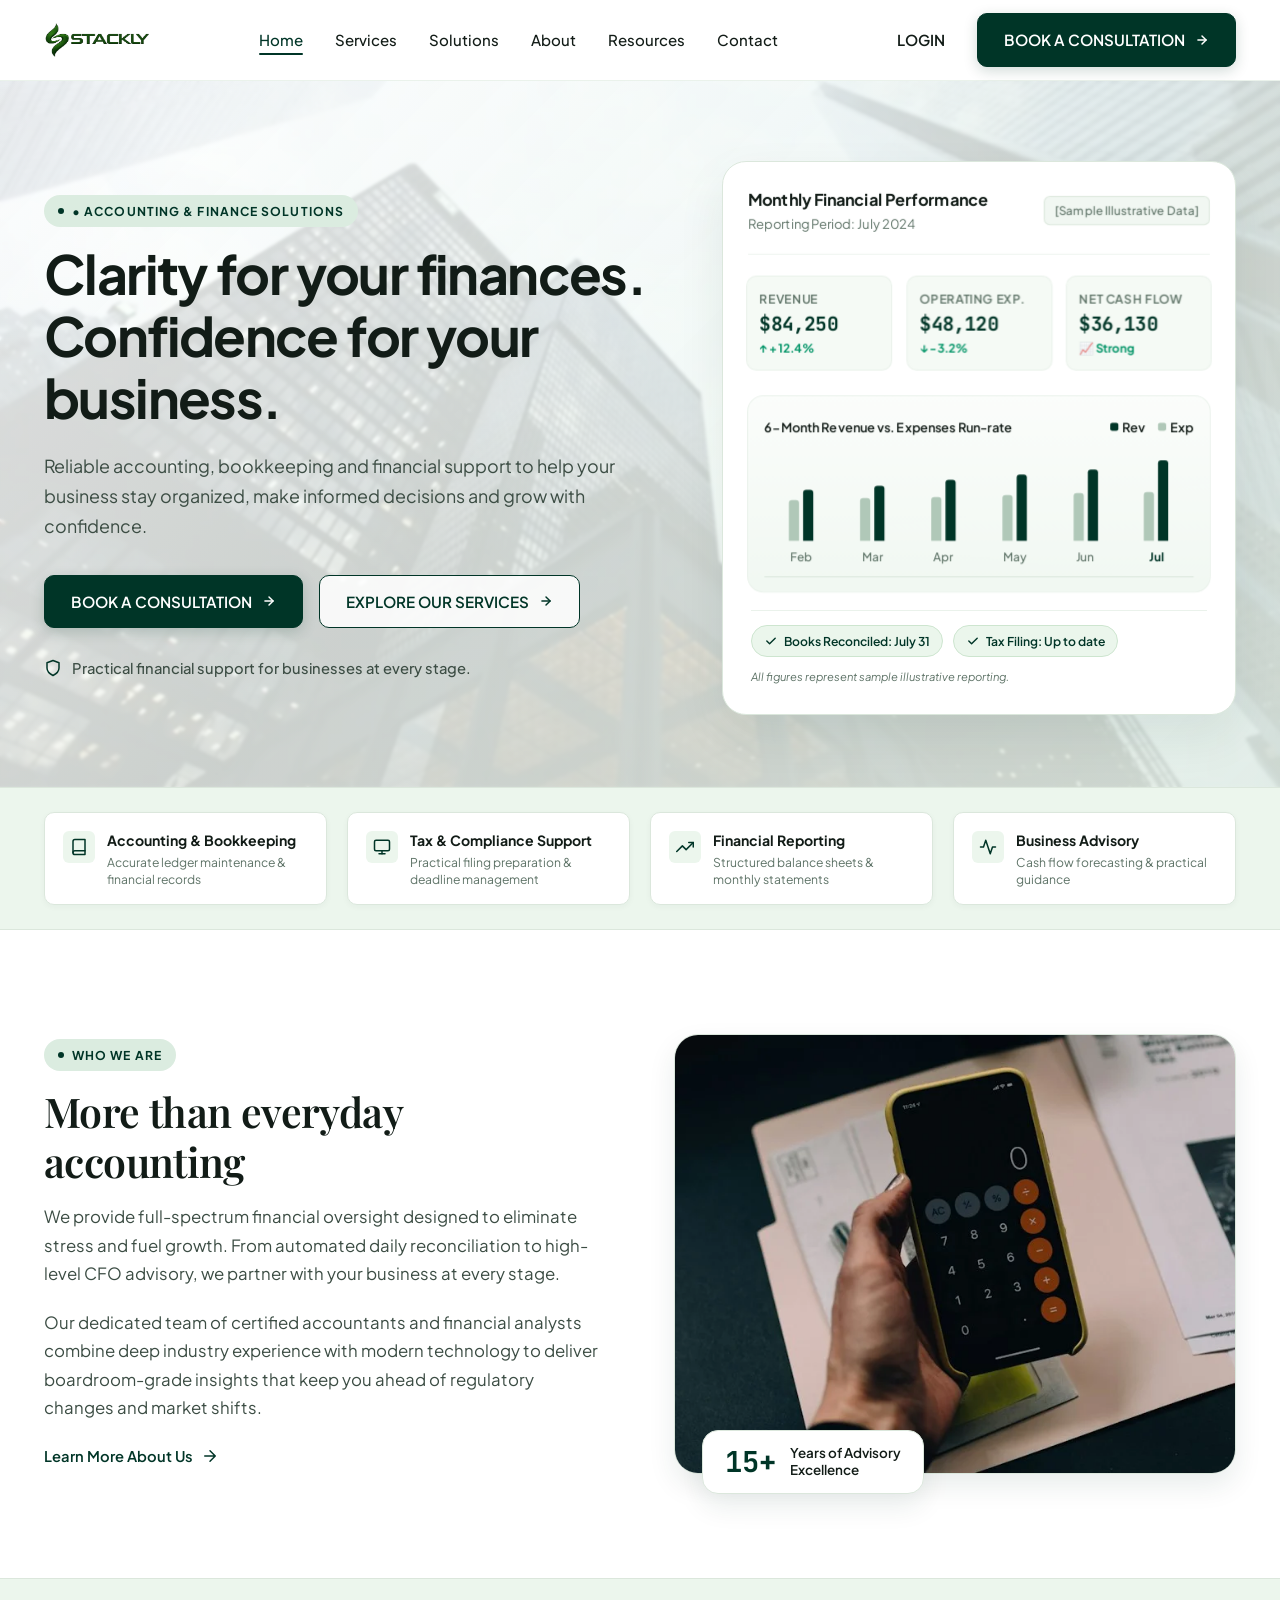
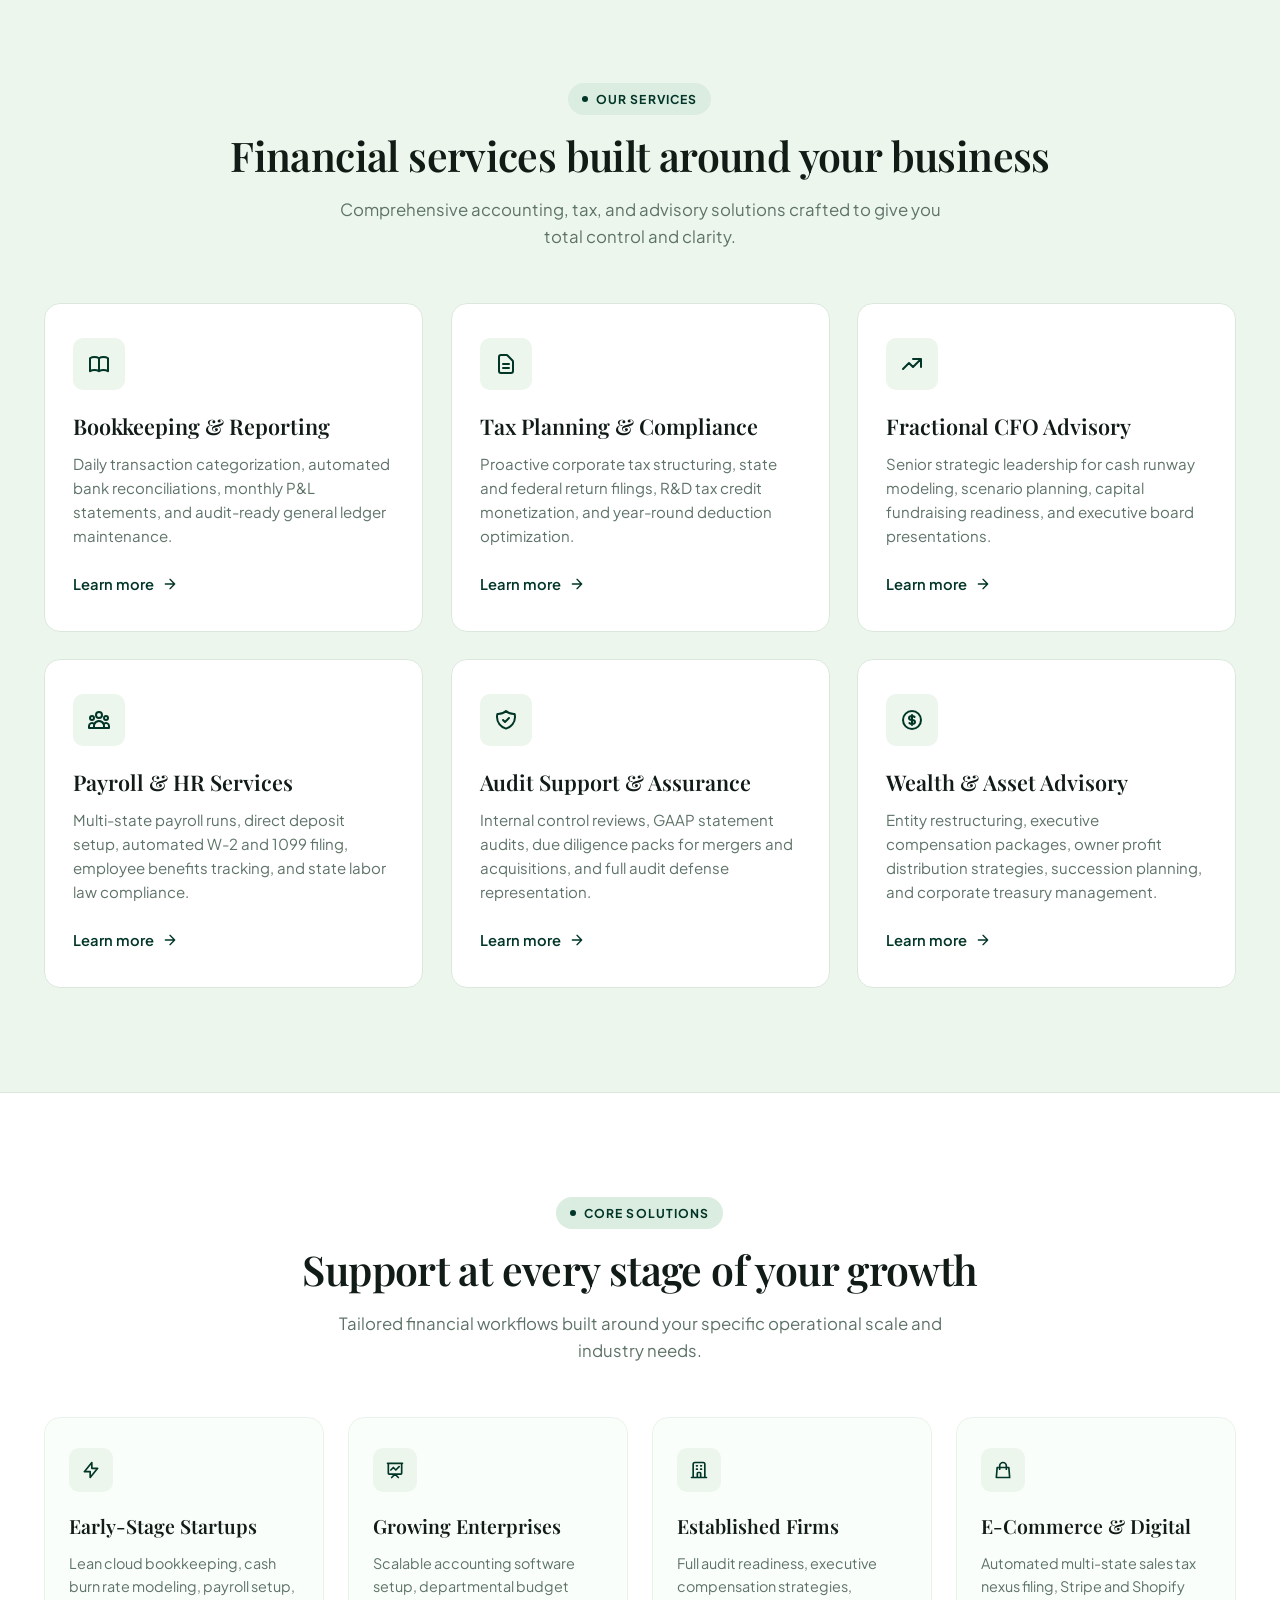
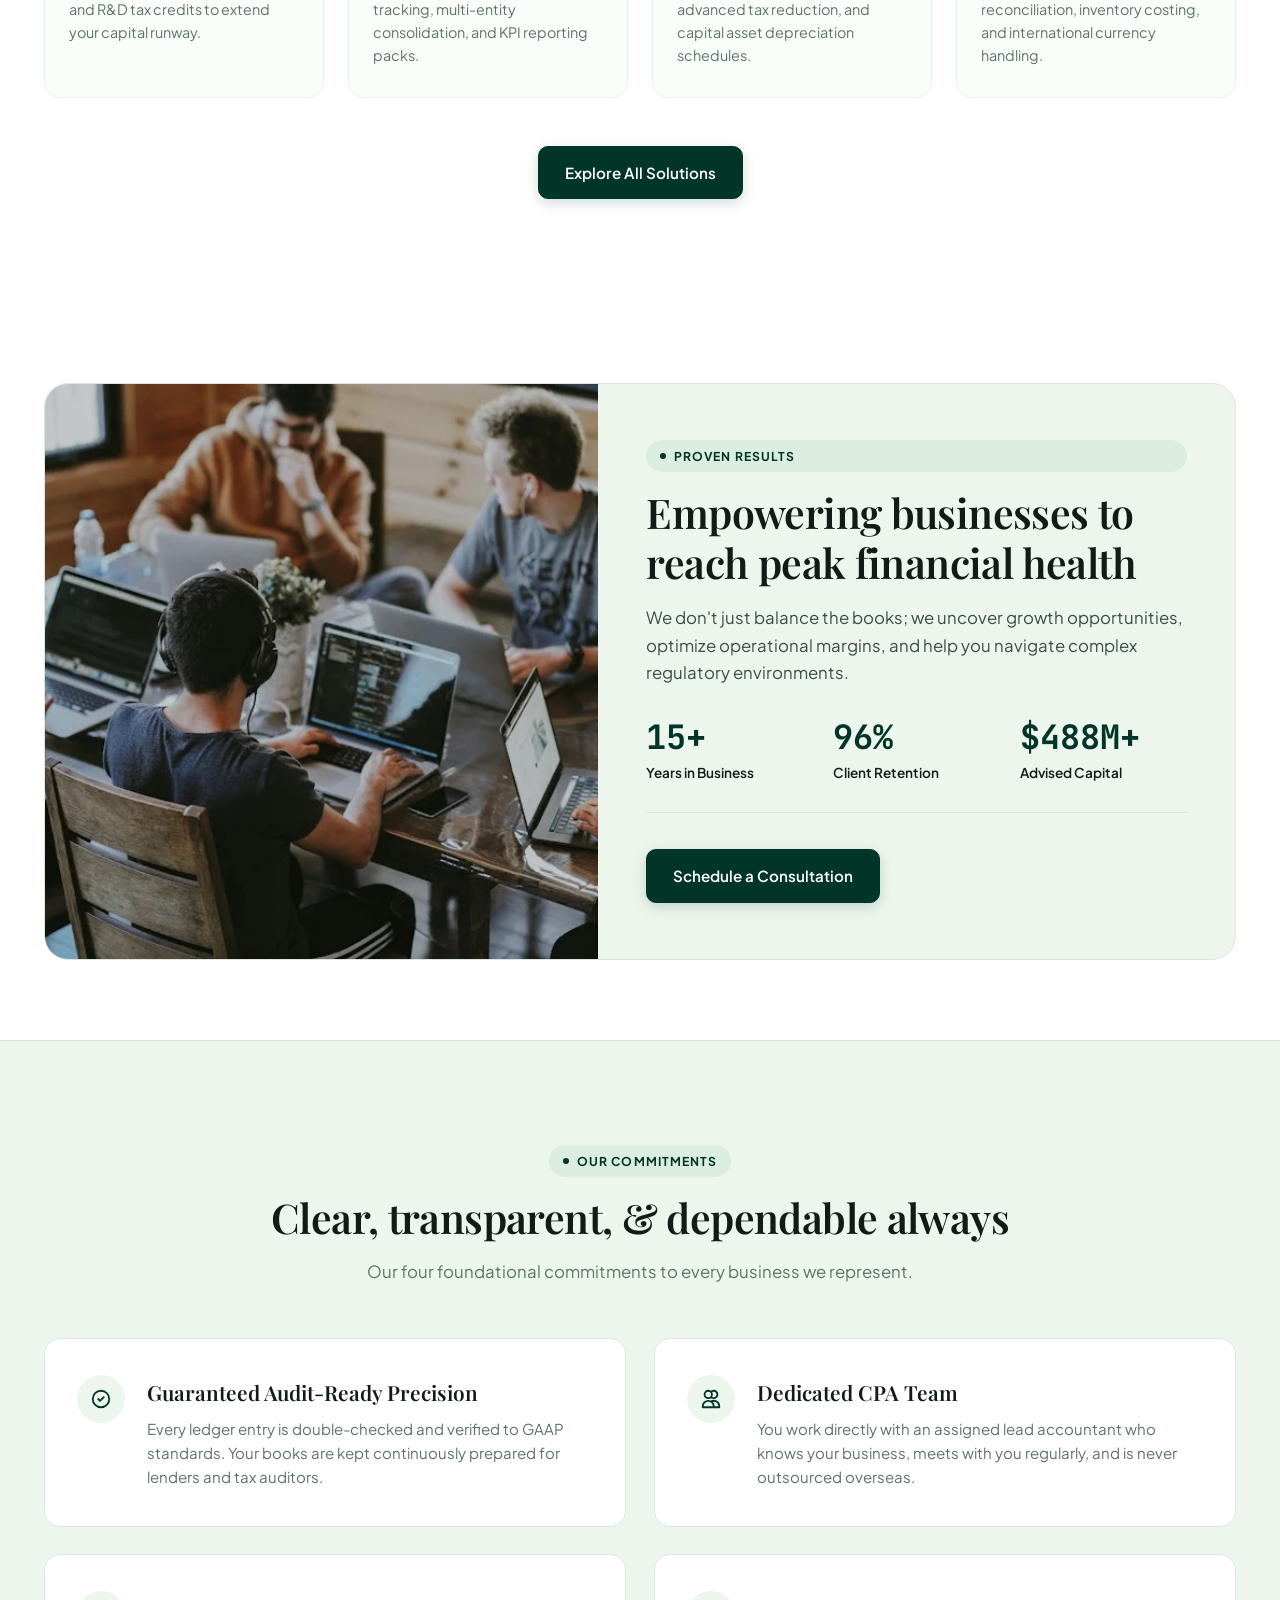
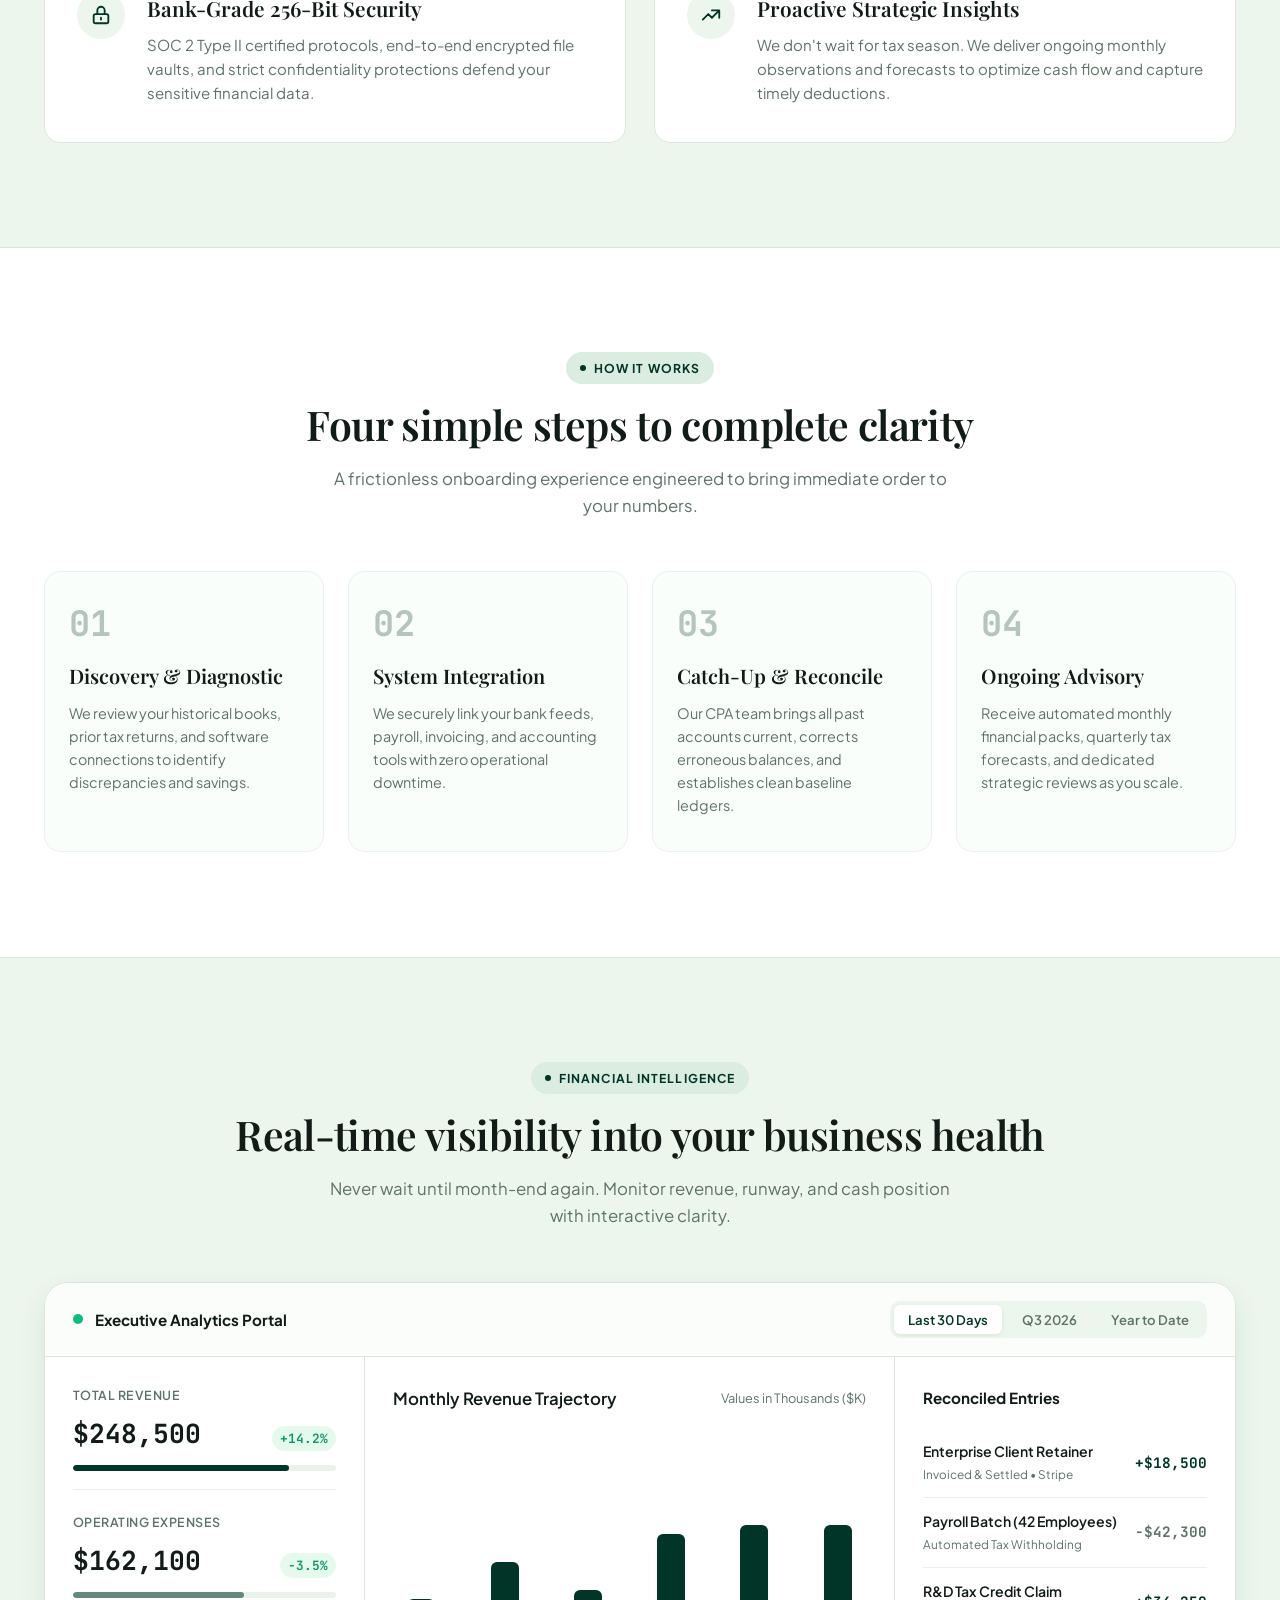
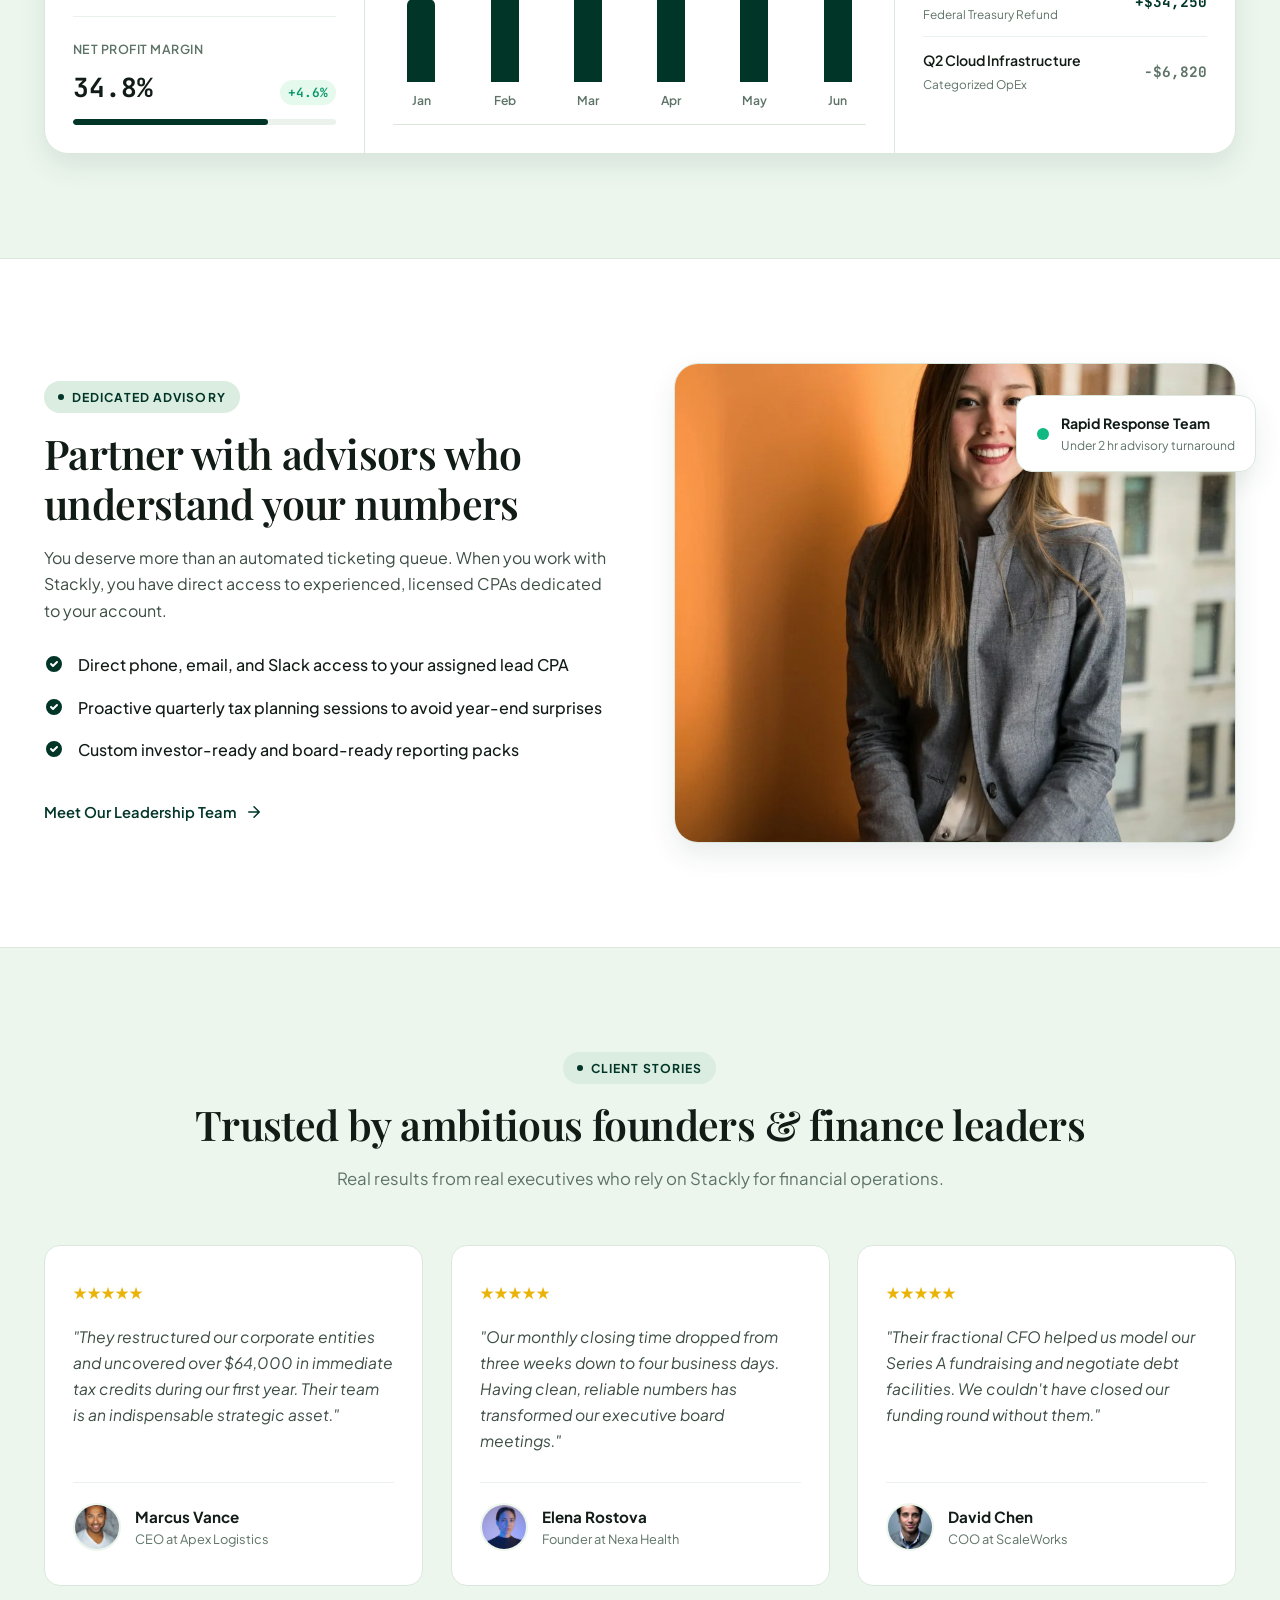
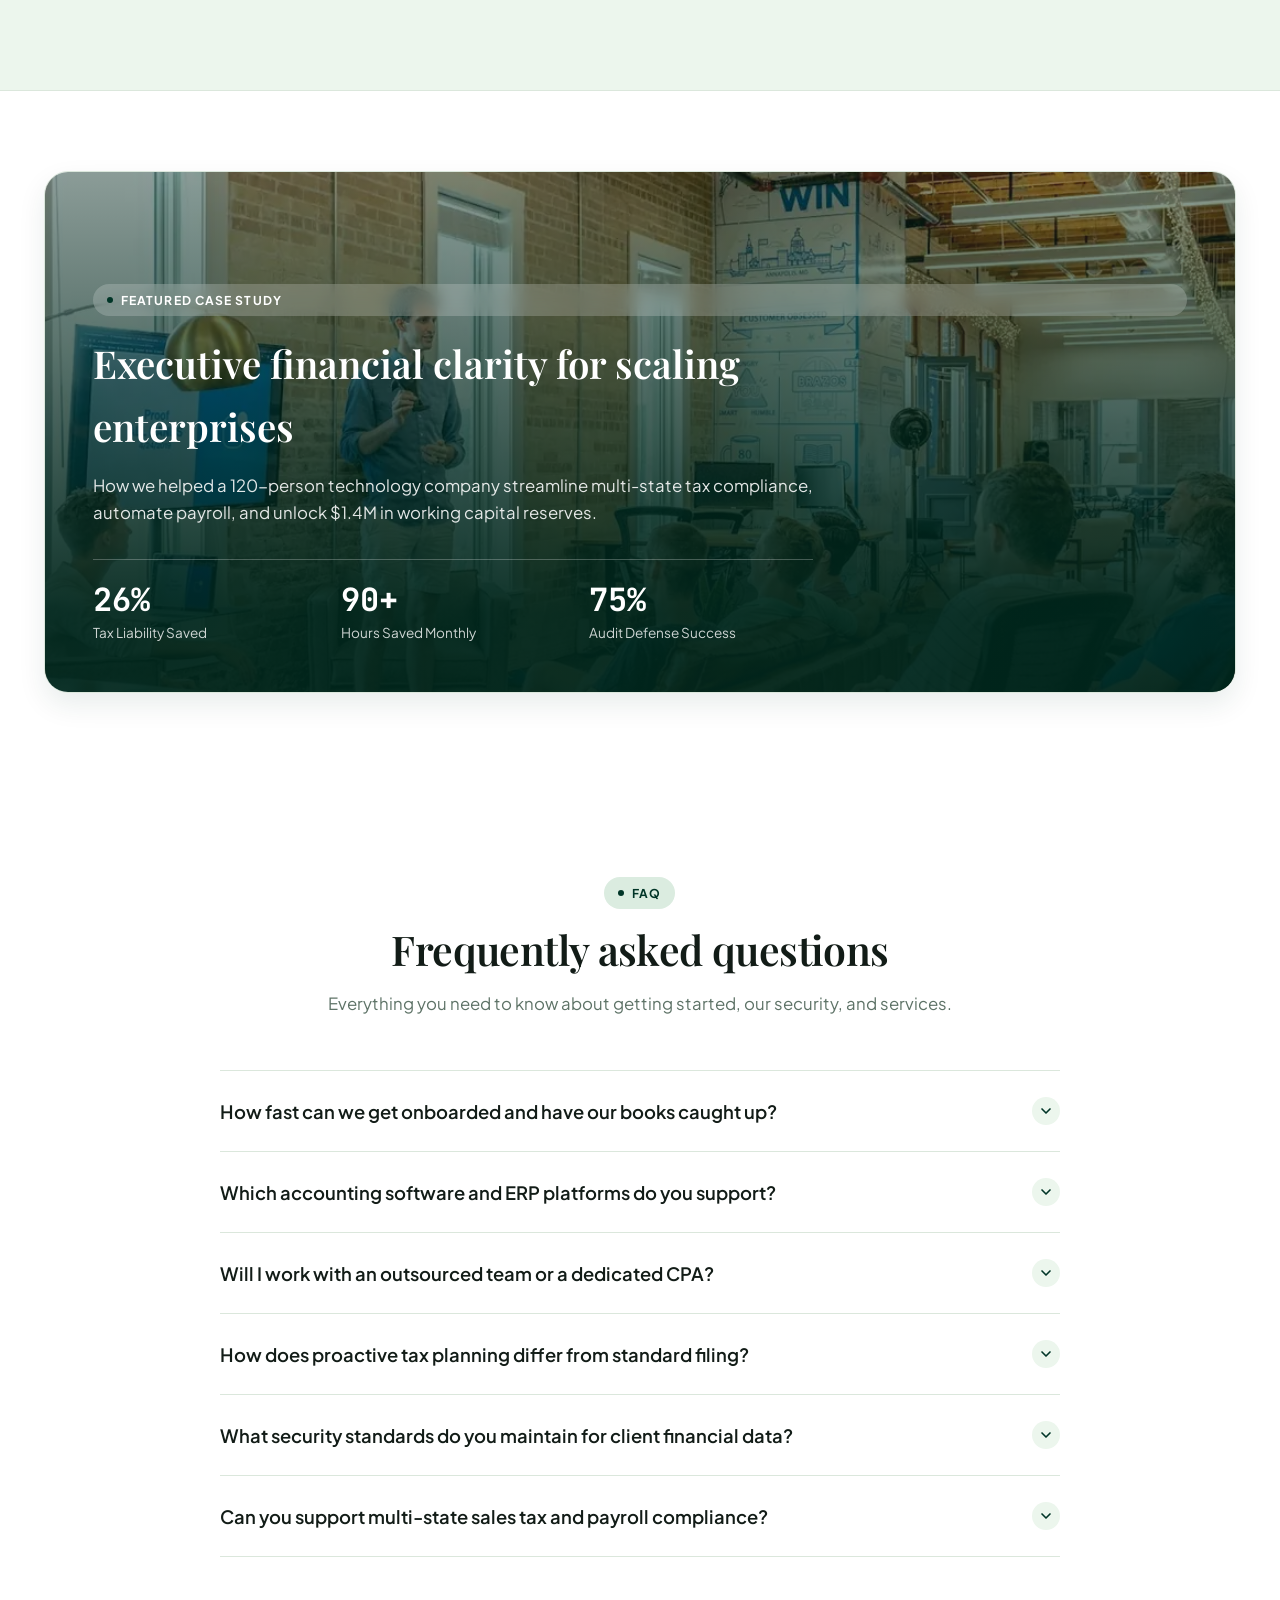
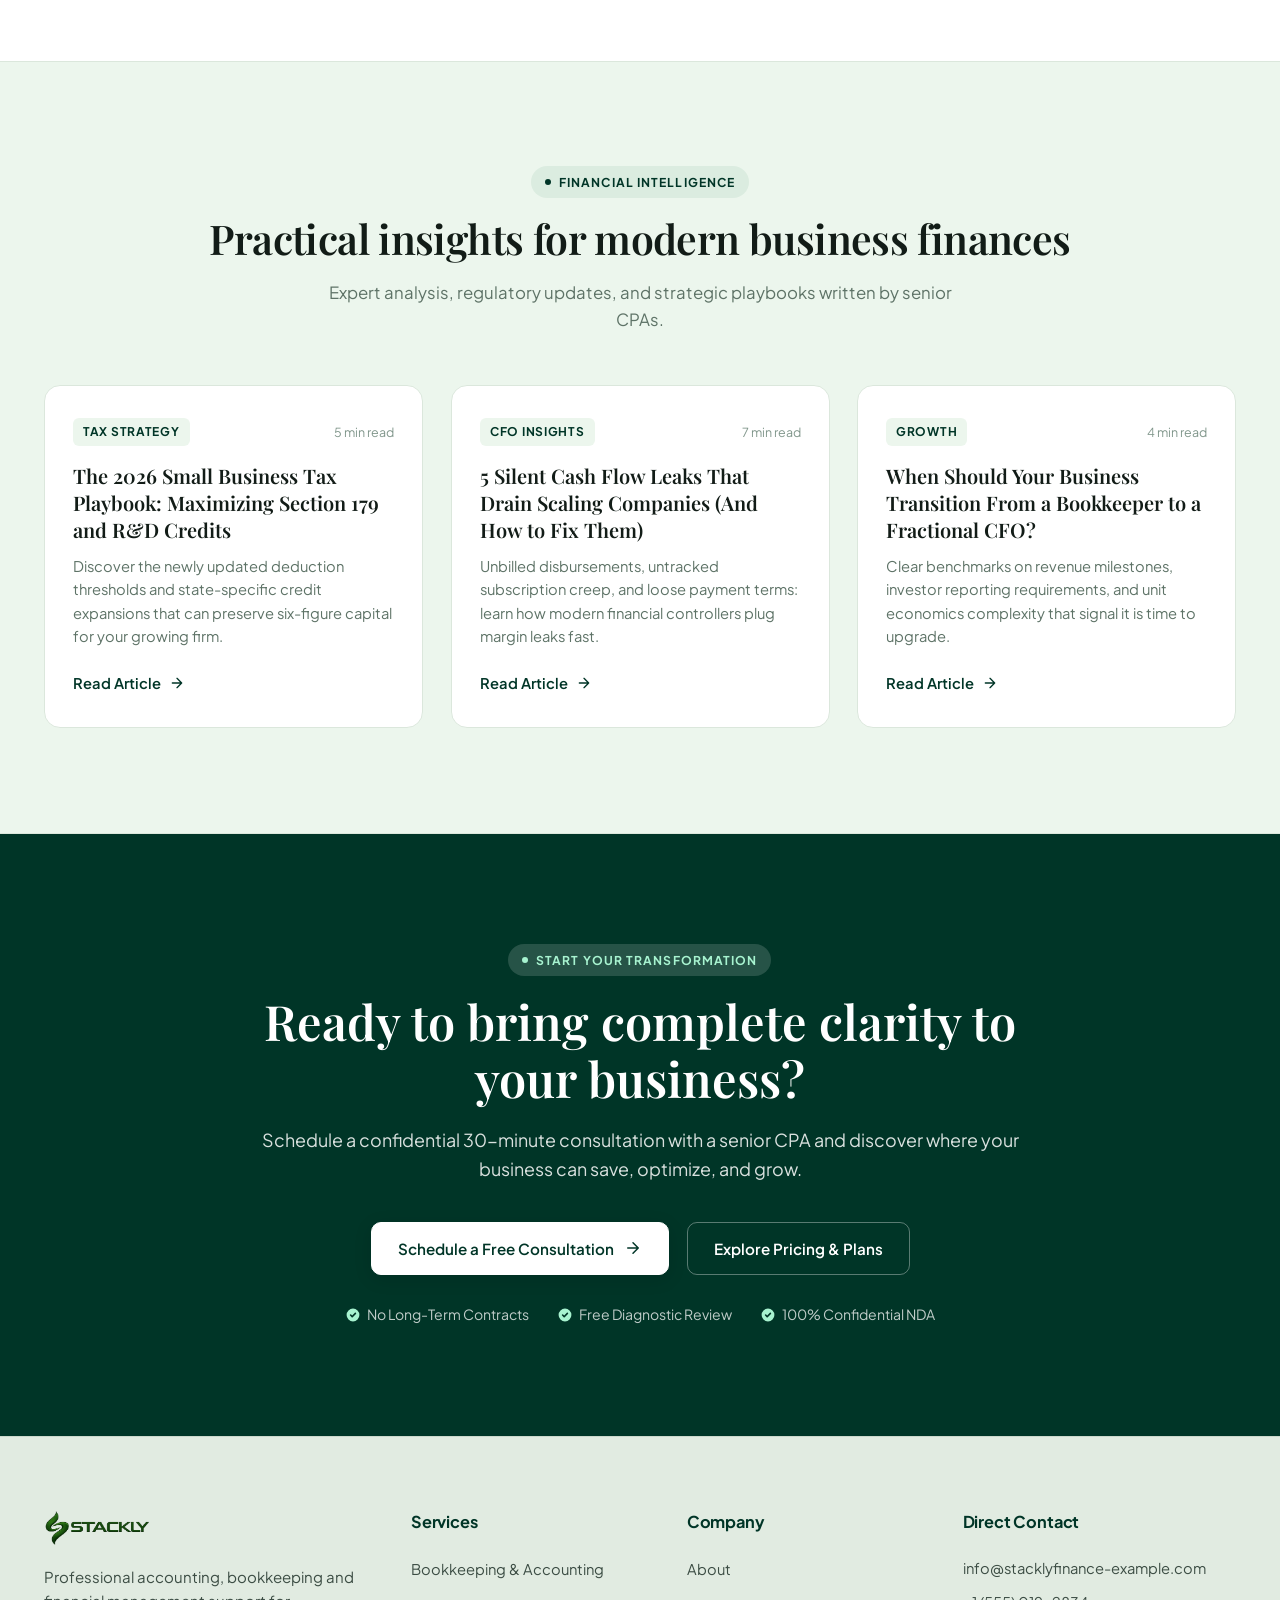
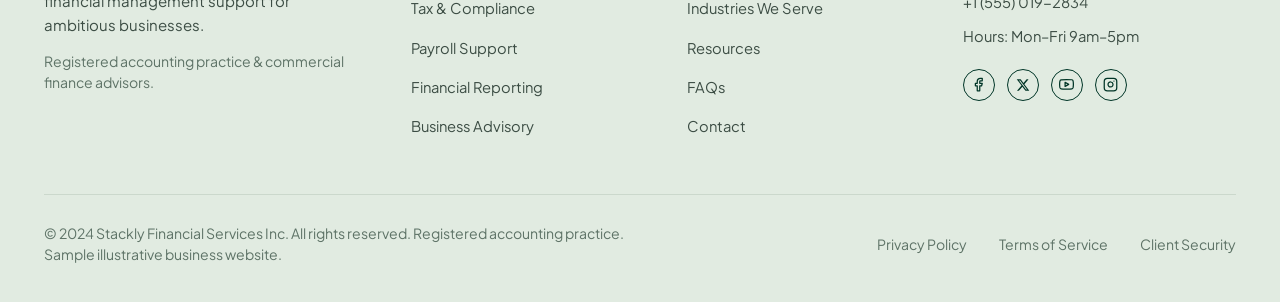
<file: index.html>
<!DOCTYPE html>
<html lang="en">
<head>
  <meta charset="UTF-8">
  <meta name="viewport" content="width=device-width, initial-scale=1.0">
  <title>Stackly — Clarity for your finances. Confidence for your business.</title>
  <meta name="description" content="Reliable accounting, bookkeeping and financial support to help your business stay organized, make informed decisions and grow with confidence.">
  <link rel="icon" type="image/webp" href="assets/logo.webp">
  
  <!-- Stylesheets -->
  <link rel="stylesheet" href="css/index.css">
  <link rel="stylesheet" href="css/animation.css">
  <link rel="stylesheet" href="css/responsive.css">
</head>
<body>
    <!-- ==========================================================================
       Header & Navigation
       ========================================================================== -->
  <header class="site-header">
    <div class="container nav-container">
      <a href="index.html" class="brand-logo" aria-label="Stackly Home">
        <img src="assets/logo.webp" alt="Stackly" class="brand-logo-img" />
      </a>

      <nav class="site-nav" aria-label="Main Navigation">
        <ul class="nav-links">
          <li><a href="index.html" class="nav-link active">Home</a></li>
          <li><a href="services.html" class="nav-link">Services</a></li>
          <li><a href="solutions.html" class="nav-link">Solutions</a></li>
          <li><a href="about.html" class="nav-link">About</a></li>
          <li><a href="resources.html" class="nav-link">Resources</a></li>
          <li><a href="contact.html" class="nav-link">Contact</a></li>
          <li class="nav-actions-mobile">
            <a href="login.html" class="btn btn-secondary">Log In</a>
            <a href="consultation.html" class="btn btn-primary">Book a Consultation</a>
          </li>
        </ul>
      </nav>

      <div class="nav-actions">
        <a href="login.html" class="nav-login">LOGIN</a>
        <a href="consultation.html" class="btn btn-primary">
          <span>BOOK A CONSULTATION</span>
          <svg width="14" height="14" viewBox="0 0 24 24" fill="none" stroke="currentColor" stroke-width="2.5" stroke-linecap="round" stroke-linejoin="round">
            <line x1="5" y1="12" x2="19" y2="12"></line>
            <polyline points="12 5 19 12 12 19"></polyline>
          </svg>
        </a>
      </div>

      <button class="mobile-toggle" aria-label="Toggle navigation menu" aria-expanded="false">
        <svg width="24" height="24" fill="none" stroke="currentColor" stroke-width="2" viewBox="0 0 24 24">
          <path stroke-linecap="round" stroke-linejoin="round" d="M4 6h16M4 12h16M4 18h16"/>
        </svg>
      </button>
    </div>
  </header>

  <!-- ==========================================================================
       Hero Section
       ========================================================================== -->
    <section class="hero-section">
    <!-- Hero Background Cover Fade Slider -->
    <div class="hero-bg-slider" aria-hidden="true">
      <div class="hero-bg-slide active" style="background-image: url('assets/hero-bg-1.webp');"></div>
      <div class="hero-bg-slide" style="background-image: url('assets/hero-bg-2.webp');"></div>
      <div class="hero-bg-slide" style="background-image: url('assets/hero-bg-3.webp');"></div>
      <div class="hero-bg-overlay"></div>
    </div>

    <div class="container hero-grid">
      <div class="hero-content reveal">
        <div class="section-badge">• ACCOUNTING &amp; FINANCE SOLUTIONS</div>
        <h1 class="hero-title">Clarity for your finances. Confidence for your business.</h1>
        <p class="hero-description">
          Reliable accounting, bookkeeping and financial support to help your business stay organized, make informed decisions and grow with confidence.
        </p>

        <div class="hero-actions">
          <a href="consultation.html" class="btn btn-primary">
            <span>BOOK A CONSULTATION</span>
            <svg width="14" height="14" viewBox="0 0 24 24" fill="none" stroke="currentColor" stroke-width="2.5" stroke-linecap="round" stroke-linejoin="round">
              <line x1="5" y1="12" x2="19" y2="12"></line>
              <polyline points="12 5 19 12 12 19"></polyline>
            </svg>
          </a>
          <a href="services.html" class="btn btn-secondary">
            <span>EXPLORE OUR SERVICES</span>
            <svg width="14" height="14" viewBox="0 0 24 24" fill="none" stroke="currentColor" stroke-width="2.5" stroke-linecap="round" stroke-linejoin="round">
              <line x1="5" y1="12" x2="19" y2="12"></line>
              <polyline points="12 5 19 12 12 19"></polyline>
            </svg>
          </a>
        </div>

        <div class="hero-trust-single">
          <svg viewBox="0 0 24 24" fill="none" stroke="currentColor" stroke-width="2" stroke-linecap="round" stroke-linejoin="round" aria-hidden="true">
            <path d="M12 22s8-4 8-10V5l-8-3-8 3v7c0 6 8 10 8 10z"/>
          </svg>
          <span>Practical financial support for businesses at every stage.</span>
        </div>
      </div>

      <!-- Hero Interactive Card Preview (Matching Figma design) -->
      <div class="hero-dashboard-wrapper reveal reveal-delay-2">
        <div class="hero-dashboard-card">
          <div class="card-header-bar">
            <div class="card-title-group">
              <h4>Monthly Financial Performance</h4>
              <p>Reporting Period: July 2024</p>
            </div>
            <span class="sample-data-tag">[Sample Illustrative Data]</span>
          </div>

          <div class="metrics-row">
            <div class="metric-pill-box">
              <div class="label">Revenue</div>
              <div class="value">$84,250</div>
              <div class="subtext" style="color: #059669; font-weight: 700;">↑ +12.4%</div>
            </div>
            <div class="metric-pill-box">
              <div class="label">Operating Exp.</div>
              <div class="value">$48,120</div>
              <div class="subtext" style="color: #059669; font-weight: 700;">↓ -3.2%</div>
            </div>
            <div class="metric-pill-box">
              <div class="label">Net Cash Flow</div>
              <div class="value">$36,130</div>
              <div class="subtext" style="color: #059669; font-weight: 700;">📈 Strong</div>
            </div>
          </div>

          <!-- Bar Chart Visual (Duo bars: Exp & Rev) -->
          <div class="chart-visual-wrapper">
            <div class="chart-label-row">
              <span>6-Month Revenue vs. Expenses Run-rate</span>
              <div class="chart-legend">
                <span class="legend-item"><span class="legend-dot revenue"></span> Rev</span>
                <span class="legend-item"><span class="legend-dot expenses"></span> Exp</span>
              </div>
            </div>
            <div class="bar-chart-bars">
              <div class="bar-col">
                <div class="bar-duo-wrapper">
                  <div class="bar-fill bar-exp" style="height: 48%;" title="Feb Exp: $42K"></div>
                  <div class="bar-fill bar-rev" style="height: 60%;" title="Feb Rev: $68K"></div>
                </div>
                <span class="bar-month">Feb</span>
              </div>
              <div class="bar-col">
                <div class="bar-duo-wrapper">
                  <div class="bar-fill bar-exp" style="height: 50%;" title="Mar Exp: $44K"></div>
                  <div class="bar-fill bar-rev" style="height: 65%;" title="Mar Rev: $72K"></div>
                </div>
                <span class="bar-month">Mar</span>
              </div>
              <div class="bar-col">
                <div class="bar-duo-wrapper">
                  <div class="bar-fill bar-exp" style="height: 52%;" title="Apr Exp: $46K"></div>
                  <div class="bar-fill bar-rev" style="height: 72%;" title="Apr Rev: $76K"></div>
                </div>
                <span class="bar-month">Apr</span>
              </div>
              <div class="bar-col">
                <div class="bar-duo-wrapper">
                  <div class="bar-fill bar-exp" style="height: 54%;" title="May Exp: $47K"></div>
                  <div class="bar-fill bar-rev" style="height: 78%;" title="May Rev: $80K"></div>
                </div>
                <span class="bar-month">May</span>
              </div>
              <div class="bar-col">
                <div class="bar-duo-wrapper">
                  <div class="bar-fill bar-exp" style="height: 56%;" title="Jun Exp: $48K"></div>
                  <div class="bar-fill bar-rev" style="height: 84%;" title="Jun Rev: $82K"></div>
                </div>
                <span class="bar-month">Jun</span>
              </div>
              <div class="bar-col active-month">
                <div class="bar-duo-wrapper">
                  <div class="bar-fill bar-exp" style="height: 58%;" title="Jul Exp: $48.1K"></div>
                  <div class="bar-fill bar-rev" style="height: 94%;" title="Jul Rev: $84.2K"></div>
                </div>
                <span class="bar-month" style="font-weight: 700; color: var(--primary);">Jul</span>
              </div>
            </div>
          </div>

          <div class="card-footer-trust">
            <span class="check-pill">
              <svg width="14" height="14" viewBox="0 0 20 20" fill="currentColor">
                <path fill-rule="evenodd" d="M16.707 5.293a1 1 0 010 1.414l-8 8a1 1 0 01-1.414 0l-4-4a1 1 0 011.414-1.414L8 12.586l7.293-7.293a1 1 0 011.414 0z" clip-rule="evenodd"/>
              </svg>
              <span>Books Reconciled: July 31</span>
            </span>
            <span class="check-pill">
              <svg width="14" height="14" viewBox="0 0 20 20" fill="currentColor">
                <path fill-rule="evenodd" d="M16.707 5.293a1 1 0 010 1.414l-8 8a1 1 0 01-1.414 0l-4-4a1 1 0 011.414-1.414L8 12.586l7.293-7.293a1 1 0 011.414 0z" clip-rule="evenodd"/>
              </svg>
              <span>Tax Filing: Up to date</span>
            </span>
          </div>
          <p class="illustrative-note">All figures represent sample illustrative reporting.</p>
        </div>
      </div>
    </div>
  </section>

  <!-- ==========================================================================
       Trust / 4-Service Feature Cards Strip
       ========================================================================== -->
  <section class="trust-strip">
    <div class="container trust-strip-grid">
      
      <div class="trust-card-item reveal">
        <div class="trust-card-icon">
          <svg viewBox="0 0 24 24" fill="none" stroke="currentColor" stroke-width="2" stroke-linecap="round" stroke-linejoin="round">
            <path d="M4 19.5A2.5 2.5 0 0 1 6.5 17H20"></path>
            <path d="M6.5 2H20v20H6.5A2.5 2.5 0 0 1 4 19.5v-15A2.5 2.5 0 0 1 6.5 2z"></path>
          </svg>
        </div>
        <div class="trust-card-body">
          <h4 class="trust-card-title">Accounting &amp; Bookkeeping</h4>
          <p class="trust-card-desc">Accurate ledger maintenance &amp; financial records</p>
        </div>
      </div>

      <div class="trust-card-item reveal reveal-delay-1">
        <div class="trust-card-icon">
          <svg viewBox="0 0 24 24" fill="none" stroke="currentColor" stroke-width="2" stroke-linecap="round" stroke-linejoin="round">
            <rect x="2" y="3" width="20" height="14" rx="2" ry="2"></rect>
            <line x1="8" y1="21" x2="16" y2="21"></line>
            <line x1="12" y1="17" x2="12" y2="21"></line>
          </svg>
        </div>
        <div class="trust-card-body">
          <h4 class="trust-card-title">Tax &amp; Compliance Support</h4>
          <p class="trust-card-desc">Practical filing preparation &amp; deadline management</p>
        </div>
      </div>

      <div class="trust-card-item reveal reveal-delay-2">
        <div class="trust-card-icon">
          <svg viewBox="0 0 24 24" fill="none" stroke="currentColor" stroke-width="2" stroke-linecap="round" stroke-linejoin="round">
            <polyline points="23 6 13.5 15.5 8.5 10.5 1 18"></polyline>
            <polyline points="17 6 23 6 23 12"></polyline>
          </svg>
        </div>
        <div class="trust-card-body">
          <h4 class="trust-card-title">Financial Reporting</h4>
          <p class="trust-card-desc">Structured balance sheets &amp; monthly statements</p>
        </div>
      </div>

      <div class="trust-card-item reveal reveal-delay-3">
        <div class="trust-card-icon">
          <svg viewBox="0 0 24 24" fill="none" stroke="currentColor" stroke-width="2" stroke-linecap="round" stroke-linejoin="round">
            <polyline points="22 12 18 12 15 21 9 3 6 12 2 12"></polyline>
          </svg>
        </div>
        <div class="trust-card-body">
          <h4 class="trust-card-title">Business Advisory</h4>
          <p class="trust-card-desc">Cash flow forecasting &amp; practical guidance</p>
        </div>
      </div>

    </div>
  </section>

  <!-- ==========================================================================
       Section: About Split ("More than everyday accounting")
       ========================================================================== -->
  <section class="about-section">
    <div class="container split-grid">
      <div class="about-content reveal">
        <div class="section-badge">Who We Are</div>
        <h2 class="section-title">More than everyday accounting</h2>
        <p>
          We provide full-spectrum financial oversight designed to eliminate stress and fuel growth. From automated daily reconciliation to high-level CFO advisory, we partner with your business at every stage.
        </p>
        <p>
          Our dedicated team of certified accountants and financial analysts combine deep industry experience with modern technology to deliver boardroom-grade insights that keep you ahead of regulatory changes and market shifts.
        </p>
        <a href="about.html" class="btn-link">
          <span>Learn More About Us</span>
          <svg width="18" height="18" fill="none" stroke="currentColor" stroke-width="2" viewBox="0 0 24 24">
            <path stroke-linecap="round" stroke-linejoin="round" d="M5 12h14m-7-7l7 7-7 7"/>
          </svg>
        </a>
      </div>

      <div class="about-image-wrapper reveal reveal-delay-2">
        <img src="assets/desk-calculator.webp" alt="Accounting workspace with calculator and financial documents" class="about-image" loading="lazy">
        <div class="floating-experience-pill floating-element">
          <div class="floating-pill-number"><span class="animate-counter" data-target="15" data-suffix="+">15+</span></div>
          <div class="floating-pill-label">Years of Advisory<br>Excellence</div>
        </div>
      </div>
    </div>
  </section>

  <!-- ==========================================================================
       Section: Services Grid ("Financial services built around your business")
       ========================================================================== -->
  <section class="services-section">
    <div class="container">
      <div class="section-header text-center reveal">
        <div class="section-badge">Our Services</div>
        <h2 class="section-title">Financial services built around your business</h2>
        <p class="section-subtitle">
          Comprehensive accounting, tax, and advisory solutions crafted to give you total control and clarity.
        </p>
      </div>

      <div class="services-grid">
        <!-- Card 1 -->
        <div class="service-card reveal">
          <div class="service-icon-box">
            <svg width="24" height="24" fill="none" stroke="currentColor" stroke-width="2" viewBox="0 0 24 24">
              <path stroke-linecap="round" stroke-linejoin="round" d="M12 6.253v13m0-13C10.832 5.477 9.246 5 7.5 5S4.168 5.477 3 6.253v13C4.168 18.477 5.754 18 7.5 18s3.332.477 4.5 1.253m0-13C13.168 5.477 14.754 5 16.5 5c1.747 0 3.332.477 4.5 1.253v13C19.832 18.477 18.247 18 16.5 18c-1.746 0-3.332.477-4.5 1.253"/>
            </svg>
          </div>
          <h3 class="service-card-title">Bookkeeping & Reporting</h3>
          <p class="service-card-text">
            Daily transaction categorization, automated bank reconciliations, monthly P&L statements, and audit-ready general ledger maintenance.
          </p>
          <a href="services.html#bookkeeping" class="btn-link">
            <span>Learn more</span>
            <svg width="16" height="16" fill="none" stroke="currentColor" stroke-width="2" viewBox="0 0 24 24">
              <path stroke-linecap="round" stroke-linejoin="round" d="M5 12h14m-7-7l7 7-7 7"/>
            </svg>
          </a>
        </div>

        <!-- Card 2 -->
        <div class="service-card reveal reveal-delay-1">
          <div class="service-icon-box">
            <svg width="24" height="24" fill="none" stroke="currentColor" stroke-width="2" viewBox="0 0 24 24">
              <path stroke-linecap="round" stroke-linejoin="round" d="M9 12h6m-6 4h6m2 5H7a2 2 0 01-2-2V5a2 2 0 012-2h5.586a1 1 0 01.707.293l5.414 5.414a1 1 0 01.293.707V19a2 2 0 01-2 2z"/>
            </svg>
          </div>
          <h3 class="service-card-title">Tax Planning & Compliance</h3>
          <p class="service-card-text">
            Proactive corporate tax structuring, state and federal return filings, R&D tax credit monetization, and year-round deduction optimization.
          </p>
          <a href="services.html#tax" class="btn-link">
            <span>Learn more</span>
            <svg width="16" height="16" fill="none" stroke="currentColor" stroke-width="2" viewBox="0 0 24 24">
              <path stroke-linecap="round" stroke-linejoin="round" d="M5 12h14m-7-7l7 7-7 7"/>
            </svg>
          </a>
        </div>

        <!-- Card 3 -->
        <div class="service-card reveal reveal-delay-2">
          <div class="service-icon-box">
            <svg width="24" height="24" fill="none" stroke="currentColor" stroke-width="2" viewBox="0 0 24 24">
              <path stroke-linecap="round" stroke-linejoin="round" d="M13 7h8m0 0v8m0-8l-8 8-4-4-6 6"/>
            </svg>
          </div>
          <h3 class="service-card-title">Fractional CFO Advisory</h3>
          <p class="service-card-text">
            Senior strategic leadership for cash runway modeling, scenario planning, capital fundraising readiness, and executive board presentations.
          </p>
          <a href="services.html#cfo" class="btn-link">
            <span>Learn more</span>
            <svg width="16" height="16" fill="none" stroke="currentColor" stroke-width="2" viewBox="0 0 24 24">
              <path stroke-linecap="round" stroke-linejoin="round" d="M5 12h14m-7-7l7 7-7 7"/>
            </svg>
          </a>
        </div>

        <!-- Card 4 -->
        <div class="service-card reveal">
          <div class="service-icon-box">
            <svg width="24" height="24" fill="none" stroke="currentColor" stroke-width="2" viewBox="0 0 24 24">
              <path stroke-linecap="round" stroke-linejoin="round" d="M17 20h5v-2a3 3 0 00-5.356-1.857M17 20H7m10 0v-2c0-.656-.126-1.283-.356-1.857M7 20H2v-2a3 3 0 015.356-1.857M7 20v-2c0-.656.126-1.283.356-1.857m0 0a5.002 5.002 0 019.288 0M15 7a3 3 0 11-6 0 3 3 0 016 0zm6 3a2 2 0 11-4 0 2 2 0 014 0zM7 10a2 2 0 11-4 0 2 2 0 014 0z"/>
            </svg>
          </div>
          <h3 class="service-card-title">Payroll & HR Services</h3>
          <p class="service-card-text">
            Multi-state payroll runs, direct deposit setup, automated W-2 and 1099 filing, employee benefits tracking, and state labor law compliance.
          </p>
          <a href="services.html#payroll" class="btn-link">
            <span>Learn more</span>
            <svg width="16" height="16" fill="none" stroke="currentColor" stroke-width="2" viewBox="0 0 24 24">
              <path stroke-linecap="round" stroke-linejoin="round" d="M5 12h14m-7-7l7 7-7 7"/>
            </svg>
          </a>
        </div>

        <!-- Card 5 -->
        <div class="service-card reveal reveal-delay-1">
          <div class="service-icon-box">
            <svg width="24" height="24" fill="none" stroke="currentColor" stroke-width="2" viewBox="0 0 24 24">
              <path stroke-linecap="round" stroke-linejoin="round" d="M9 12l2 2 4-4m5.618-4.016A11.955 11.955 0 0112 2.944a11.955 11.955 0 01-8.618 3.04A12.02 12.02 0 003 9c0 5.591 3.824 10.29 9 11.622 5.176-1.332 9-6.03 9-11.622 0-1.042-.133-2.052-.382-3.016z"/>
            </svg>
          </div>
          <h3 class="service-card-title">Audit Support & Assurance</h3>
          <p class="service-card-text">
            Internal control reviews, GAAP statement audits, due diligence packs for mergers and acquisitions, and full audit defense representation.
          </p>
          <a href="services.html#audit" class="btn-link">
            <span>Learn more</span>
            <svg width="16" height="16" fill="none" stroke="currentColor" stroke-width="2" viewBox="0 0 24 24">
              <path stroke-linecap="round" stroke-linejoin="round" d="M5 12h14m-7-7l7 7-7 7"/>
            </svg>
          </a>
        </div>

        <!-- Card 6 -->
        <div class="service-card reveal reveal-delay-2">
          <div class="service-icon-box">
            <svg width="24" height="24" fill="none" stroke="currentColor" stroke-width="2" viewBox="0 0 24 24">
              <path stroke-linecap="round" stroke-linejoin="round" d="M12 8c-1.657 0-3 .895-3 2s1.343 2 3 2 3 .895 3 2-1.343 2-3 2m0-8c1.11 0 2.08.402 2.599 1M12 8V7m0 1v8m0 0v1m0-1c-1.11 0-2.08-.402-2.599-1M21 12a9 9 0 11-18 0 9 9 0 0118 0z"/>
            </svg>
          </div>
          <h3 class="service-card-title">Wealth & Asset Advisory</h3>
          <p class="service-card-text">
            Entity restructuring, executive compensation packages, owner profit distribution strategies, succession planning, and corporate treasury management.
          </p>
          <a href="services.html#wealth" class="btn-link">
            <span>Learn more</span>
            <svg width="16" height="16" fill="none" stroke="currentColor" stroke-width="2" viewBox="0 0 24 24">
              <path stroke-linecap="round" stroke-linejoin="round" d="M5 12h14m-7-7l7 7-7 7"/>
            </svg>
          </a>
        </div>
      </div>
    </div>
  </section>

  <!-- ==========================================================================
       Section: Approach / Core Solutions ("Support at every stage of your growth")
       ========================================================================== -->
  <section class="approach-section">
    <div class="container">
      <div class="section-header text-center reveal">
        <div class="section-badge">Core Solutions</div>
        <h2 class="section-title">Support at every stage of your growth</h2>
        <p class="section-subtitle">
          Tailored financial workflows built around your specific operational scale and industry needs.
        </p>
      </div>

      <div class="approach-grid">
        <div class="approach-card reveal">
          <div class="approach-card-icon">
            <svg width="20" height="20" fill="none" stroke="currentColor" stroke-width="2" viewBox="0 0 24 24">
              <path stroke-linecap="round" stroke-linejoin="round" d="M13 10V3L4 14h7v7l9-11h-7z"/>
            </svg>
          </div>
          <h3 class="approach-card-title">Early-Stage Startups</h3>
          <p class="approach-card-text">
            Lean cloud bookkeeping, cash burn rate modeling, payroll setup, and R&D tax credits to extend your capital runway.
          </p>
        </div>

        <div class="approach-card reveal reveal-delay-1">
          <div class="approach-card-icon">
            <svg width="20" height="20" fill="none" stroke="currentColor" stroke-width="2" viewBox="0 0 24 24">
              <path stroke-linecap="round" stroke-linejoin="round" d="M7 12l3-3 3 3 4-4M8 21l4-4 4 4M3 4h18M4 4h16v12a1 1 0 01-1 1H5a1 1 0 01-1-1V4z"/>
            </svg>
          </div>
          <h3 class="approach-card-title">Growing Enterprises</h3>
          <p class="approach-card-text">
            Scalable accounting software setup, departmental budget tracking, multi-entity consolidation, and KPI reporting packs.
          </p>
        </div>

        <div class="approach-card reveal reveal-delay-2">
          <div class="approach-card-icon">
            <svg width="20" height="20" fill="none" stroke="currentColor" stroke-width="2" viewBox="0 0 24 24">
              <path stroke-linecap="round" stroke-linejoin="round" d="M19 21V5a2 2 0 00-2-2H7a2 2 0 00-2 2v16m14 0h2m-2 0h-5m-9 0H3m2 0h5M9 7h1m-1 4h1m4-4h1m-1 4h1m-5 10v-5a1 1 0 011-1h2a1 1 0 011 1v5m-4 0h4"/>
            </svg>
          </div>
          <h3 class="approach-card-title">Established Firms</h3>
          <p class="approach-card-text">
            Full audit readiness, executive compensation strategies, advanced tax reduction, and capital asset depreciation schedules.
          </p>
        </div>

        <div class="approach-card reveal reveal-delay-3">
          <div class="approach-card-icon">
            <svg width="20" height="20" fill="none" stroke="currentColor" stroke-width="2" viewBox="0 0 24 24">
              <path stroke-linecap="round" stroke-linejoin="round" d="M16 11V7a4 4 0 00-8 0v4M5 9h14l1 12H4L5 9z"/>
            </svg>
          </div>
          <h3 class="approach-card-title">E-Commerce & Digital</h3>
          <p class="approach-card-text">
            Automated multi-state sales tax nexus filing, Stripe and Shopify reconciliation, inventory costing, and international currency handling.
          </p>
        </div>
      </div>

      <div class="approach-cta-center reveal">
        <a href="solutions.html" class="btn btn-primary">Explore All Solutions</a>
      </div>
    </div>
  </section>

  <!-- ==========================================================================
       Section: Team & Proven Results Banner
       ========================================================================== -->
  <section class="results-banner-section">
    <div class="container">
      <div class="results-banner-card reveal">
        <img src="assets/team-meeting.webp" alt="Executive financial advisors in modern office conference room" class="results-banner-image" loading="lazy">
        <div class="results-banner-content">
          <div class="section-badge">Proven Results</div>
          <h2 class="section-title">Empowering businesses to reach peak financial health</h2>
          <p>
            We don't just balance the books; we uncover growth opportunities, optimize operational margins, and help you navigate complex regulatory environments.
          </p>

          <div class="results-stats-row">
            <div class="results-stat-box">
              <div class="stat-num"><span class="animate-counter" data-target="15" data-suffix="+">15+</span></div>
              <div class="stat-desc">Years in Business</div>
            </div>
            <div class="results-stat-box">
              <div class="stat-num"><span class="animate-counter" data-target="98" data-suffix="%">98%</span></div>
              <div class="stat-desc">Client Retention</div>
            </div>
            <div class="results-stat-box">
              <div class="stat-num"><span class="animate-counter" data-target="500" data-prefix="$" data-suffix="M+">$500M+</span></div>
              <div class="stat-desc">Advised Capital</div>
            </div>
          </div>

          <div>
            <a href="contact.html" class="btn btn-primary">Schedule a Consultation</a>
          </div>
        </div>
      </div>
    </div>
  </section>

  <!-- ==========================================================================
       Section: Commitments & Core Values (2x2 Grid)
       ========================================================================== -->
  <section class="commitments-section">
    <div class="container">
      <div class="section-header text-center reveal">
        <div class="section-badge">Our Commitments</div>
        <h2 class="section-title">Clear, transparent, & dependable always</h2>
        <p class="section-subtitle">
          Our four foundational commitments to every business we represent.
        </p>
      </div>

      <div class="commitments-grid">
        <div class="commitment-card reveal">
          <div class="commitment-icon-col">
            <div class="commitment-icon-wrap">
              <svg width="22" height="22" fill="none" stroke="currentColor" stroke-width="2" viewBox="0 0 24 24">
                <path stroke-linecap="round" stroke-linejoin="round" d="M9 12l2 2 4-4m6 2a9 9 0 11-18 0 9 9 0 0118 0z"/>
              </svg>
            </div>
          </div>
          <div>
            <h3 class="commitment-card-title">Guaranteed Audit-Ready Precision</h3>
            <p class="commitment-card-text">
              Every ledger entry is double-checked and verified to GAAP standards. Your books are kept continuously prepared for lenders and tax auditors.
            </p>
          </div>
        </div>

        <div class="commitment-card reveal reveal-delay-1">
          <div class="commitment-icon-col">
            <div class="commitment-icon-wrap">
              <svg width="22" height="22" fill="none" stroke="currentColor" stroke-width="2" viewBox="0 0 24 24">
                <path stroke-linecap="round" stroke-linejoin="round" d="M12 4.354a4 4 0 110 5.292M15 21H3v-1a6 6 0 0112 0v1zm0 0h6v-1a6 6 0 00-9-5.197M13 7a4 4 0 11-8 0 4 4 0 018 0z"/>
              </svg>
            </div>
          </div>
          <div>
            <h3 class="commitment-card-title">Dedicated CPA Team</h3>
            <p class="commitment-card-text">
              You work directly with an assigned lead accountant who knows your business, meets with you regularly, and is never outsourced overseas.
            </p>
          </div>
        </div>

        <div class="commitment-card reveal">
          <div class="commitment-icon-col">
            <div class="commitment-icon-wrap">
              <svg width="22" height="22" fill="none" stroke="currentColor" stroke-width="2" viewBox="0 0 24 24">
                <path stroke-linecap="round" stroke-linejoin="round" d="M12 15v2m-6 4h12a2 2 0 002-2v-6a2 2 0 00-2-2H6a2 2 0 00-2 2v6a2 2 0 002 2zm10-10V7a4 4 0 00-8 0v4h8z"/>
              </svg>
            </div>
          </div>
          <div>
            <h3 class="commitment-card-title">Bank-Grade 256-Bit Security</h3>
            <p class="commitment-card-text">
              SOC 2 Type II certified protocols, end-to-end encrypted file vaults, and strict confidentiality protections defend your sensitive financial data.
            </p>
          </div>
        </div>

        <div class="commitment-card reveal reveal-delay-1">
          <div class="commitment-icon-col">
            <div class="commitment-icon-wrap">
              <svg width="22" height="22" fill="none" stroke="currentColor" stroke-width="2" viewBox="0 0 24 24">
                <path stroke-linecap="round" stroke-linejoin="round" d="M13 7h8m0 0v8m0-8l-8 8-4-4-6 6"/>
              </svg>
            </div>
          </div>
          <div>
            <h3 class="commitment-card-title">Proactive Strategic Insights</h3>
            <p class="commitment-card-text">
              We don't wait for tax season. We deliver ongoing monthly observations and forecasts to optimize cash flow and capture timely deductions.
            </p>
          </div>
        </div>
      </div>
    </div>
  </section>

  <!-- ==========================================================================
       Section: Process / How It Works
       ========================================================================== -->
  <section class="process-section">
    <div class="container">
      <div class="section-header text-center reveal">
        <div class="section-badge">How It Works</div>
        <h2 class="section-title">Four simple steps to complete clarity</h2>
        <p class="section-subtitle">
          A frictionless onboarding experience engineered to bring immediate order to your numbers.
        </p>
      </div>

      <div class="process-grid">
        <div class="process-step-card reveal">
          <div class="step-number">01</div>
          <h3 class="step-card-title">Discovery & Diagnostic</h3>
          <p class="step-card-text">
            We review your historical books, prior tax returns, and software connections to identify discrepancies and savings.
          </p>
        </div>

        <div class="process-step-card reveal reveal-delay-1">
          <div class="step-number">02</div>
          <h3 class="step-card-title">System Integration</h3>
          <p class="step-card-text">
            We securely link your bank feeds, payroll, invoicing, and accounting tools with zero operational downtime.
          </p>
        </div>

        <div class="process-step-card reveal reveal-delay-2">
          <div class="step-number">03</div>
          <h3 class="step-card-title">Catch-Up & Reconcile</h3>
          <p class="step-card-text">
            Our CPA team brings all past accounts current, corrects erroneous balances, and establishes clean baseline ledgers.
          </p>
        </div>

        <div class="process-step-card reveal reveal-delay-3">
          <div class="step-number">04</div>
          <h3 class="step-card-title">Ongoing Advisory</h3>
          <p class="step-card-text">
            Receive automated monthly financial packs, quarterly tax forecasts, and dedicated strategic reviews as you scale.
          </p>
        </div>
      </div>
    </div>
  </section>

  <!-- ==========================================================================
       Section: Interactive Dashboard Showcase
       ========================================================================== -->
  <section class="dashboard-showcase-section">
    <div class="container">
      <div class="section-header text-center reveal">
        <div class="section-badge">Financial Intelligence</div>
        <h2 class="section-title">Real-time visibility into your business health</h2>
        <p class="section-subtitle">
          Never wait until month-end again. Monitor revenue, runway, and cash position with interactive clarity.
        </p>
      </div>

      <div class="dashboard-showcase-card reveal">
        <div class="dashboard-topbar">
          <div class="dashboard-topbar-left">
            <span class="dashboard-dot"></span>
            <h4>Executive Analytics Portal</h4>
          </div>
          <div class="timeframe-tabs">
            <button class="timeframe-btn active" data-period="30d">Last 30 Days</button>
            <button class="timeframe-btn" data-period="q3">Q3 2026</button>
            <button class="timeframe-btn" data-period="ytd">Year to Date</button>
          </div>
        </div>

        <div class="dashboard-body-grid">
          <!-- Col 1: KPIs -->
          <div class="dashboard-col">
            <div class="dashboard-kpi-item">
              <div class="kpi-title">Total Revenue</div>
              <div class="kpi-value-row">
                <span class="kpi-num" id="kpi-revenue">$248,500</span>
                <span class="kpi-delta">+14.2%</span>
              </div>
              <div class="kpi-progress">
                <div class="kpi-progress-bar" style="width: 82%;"></div>
              </div>
            </div>

            <div class="dashboard-kpi-item">
              <div class="kpi-title">Operating Expenses</div>
              <div class="kpi-value-row">
                <span class="kpi-num" id="kpi-expenses">$162,100</span>
                <span class="kpi-delta">-3.5%</span>
              </div>
              <div class="kpi-progress">
                <div class="kpi-progress-bar" style="width: 65%; background-color: #64897c;"></div>
              </div>
            </div>

            <div class="dashboard-kpi-item">
              <div class="kpi-title">Net Profit Margin</div>
              <div class="kpi-value-row">
                <span class="kpi-num" id="kpi-margin">34.8%</span>
                <span class="kpi-delta">+4.6%</span>
              </div>
              <div class="kpi-progress">
                <div class="kpi-progress-bar" style="width: 74%;"></div>
              </div>
            </div>
          </div>

          <!-- Col 2: Interactive Bar Chart -->
          <div class="dashboard-col">
            <div class="main-chart-area">
              <div class="chart-header-row">
                <h5>Monthly Revenue Trajectory</h5>
                <span style="font-size: 0.8rem; color: var(--text-muted);">Values in Thousands ($K)</span>
              </div>

              <div class="showcase-bars">
                <div class="showcase-bar-group">
                  <div class="bar-dual" style="height: 45%;" title="Jan: $142K"></div>
                  <span class="showcase-month">Jan</span>
                </div>
                <div class="showcase-bar-group">
                  <div class="bar-dual" style="height: 65%;" title="Feb: $168K"></div>
                  <span class="showcase-month">Feb</span>
                </div>
                <div class="showcase-bar-group">
                  <div class="bar-dual" style="height: 50%;" title="Mar: $155K"></div>
                  <span class="showcase-month">Mar</span>
                </div>
                <div class="showcase-bar-group">
                  <div class="bar-dual" style="height: 80%;" title="Apr: $198K"></div>
                  <span class="showcase-month">Apr</span>
                </div>
                <div class="showcase-bar-group">
                  <div class="bar-dual" style="height: 95%;" title="May: $224K"></div>
                  <span class="showcase-month">May</span>
                </div>
                <div class="showcase-bar-group">
                  <div class="bar-dual" style="height: 88%;" title="Jun: $248.5K"></div>
                  <span class="showcase-month">Jun</span>
                </div>
              </div>
            </div>
          </div>

          <!-- Col 3: Reconciled Transactions -->
          <div class="dashboard-col">
            <h5 style="font-size: 0.95rem; font-weight: 700; color: var(--text-dark); margin-bottom: 18px;">
              Reconciled Entries
            </h5>
            <ul class="recent-activities-list">
              <li class="activity-item">
                <div class="activity-info">
                  <h6>Enterprise Client Retainer</h6>
                  <p>Invoiced & Settled • Stripe</p>
                </div>
                <div class="activity-amount">+$18,500</div>
              </li>
              <li class="activity-item">
                <div class="activity-info">
                  <h6>Payroll Batch (42 Employees)</h6>
                  <p>Automated Tax Withholding</p>
                </div>
                <div class="activity-amount" style="color: var(--text-muted);">-$42,300</div>
              </li>
              <li class="activity-item">
                <div class="activity-info">
                  <h6>R&D Tax Credit Claim</h6>
                  <p>Federal Treasury Refund</p>
                </div>
                <div class="activity-amount">+$34,250</div>
              </li>
              <li class="activity-item">
                <div class="activity-info">
                  <h6>Q2 Cloud Infrastructure</h6>
                  <p>Categorized OpEx</p>
                </div>
                <div class="activity-amount" style="color: var(--text-muted);">-$6,820</div>
              </li>
            </ul>
          </div>
        </div>
      </div>
    </div>
  </section>

  <!-- ==========================================================================
       Section: Dedicated Support / Advisory Split
       ========================================================================== -->
  <section class="support-section">
    <div class="container split-grid">
      <div class="support-content reveal">
        <div class="section-badge">Dedicated Advisory</div>
        <h2 class="section-title">Partner with advisors who understand your numbers</h2>
        <p>
          You deserve more than an automated ticketing queue. When you work with Stackly, you have direct access to experienced, licensed CPAs dedicated to your account.
        </p>

        <ul class="support-checklist">
          <li class="support-check-item">
            <svg viewBox="0 0 20 20" fill="currentColor">
              <path fill-rule="evenodd" d="M10 18a8 8 0 100-16 8 8 0 000 16zm3.707-9.293a1 1 0 00-1.414-1.414L9 10.586 7.707 9.293a1 1 0 00-1.414 1.414l2 2a1 1 0 001.414 0l4-4z" clip-rule="evenodd"/>
            </svg>
            <span>Direct phone, email, and Slack access to your assigned lead CPA</span>
          </li>
          <li class="support-check-item">
            <svg viewBox="0 0 20 20" fill="currentColor">
              <path fill-rule="evenodd" d="M10 18a8 8 0 100-16 8 8 0 000 16zm3.707-9.293a1 1 0 00-1.414-1.414L9 10.586 7.707 9.293a1 1 0 00-1.414 1.414l2 2a1 1 0 001.414 0l4-4z" clip-rule="evenodd"/>
            </svg>
            <span>Proactive quarterly tax planning sessions to avoid year-end surprises</span>
          </li>
          <li class="support-check-item">
            <svg viewBox="0 0 20 20" fill="currentColor">
              <path fill-rule="evenodd" d="M10 18a8 8 0 100-16 8 8 0 000 16zm3.707-9.293a1 1 0 00-1.414-1.414L9 10.586 7.707 9.293a1 1 0 00-1.414 1.414l2 2a1 1 0 001.414 0l4-4z" clip-rule="evenodd"/>
            </svg>
            <span>Custom investor-ready and board-ready reporting packs</span>
          </li>
        </ul>

        <a href="about.html" class="btn-link">
          <span>Meet Our Leadership Team</span>
          <svg width="18" height="18" fill="none" stroke="currentColor" stroke-width="2" viewBox="0 0 24 24">
            <path stroke-linecap="round" stroke-linejoin="round" d="M5 12h14m-7-7l7 7-7 7"/>
          </svg>
        </a>
      </div>

      <div class="support-image-wrapper reveal reveal-delay-2">
        <img src="assets/advisor-support.webp" alt="Senior financial accountant advising business client" class="support-image" loading="lazy">
        <div class="support-floating-badge floating-element">
          <div class="badge-pulse-indicator"></div>
          <div>
            <h5>Rapid Response Team</h5>
            <p>Under 2 hr advisory turnaround</p>
          </div>
        </div>
      </div>
    </div>
  </section>

  <!-- ==========================================================================
       Section: Testimonials / Social Proof
       ========================================================================== -->
  <section class="testimonials-section">
    <div class="container">
      <div class="section-header text-center reveal">
        <div class="section-badge">Client Stories</div>
        <h2 class="section-title">Trusted by ambitious founders & finance leaders</h2>
        <p class="section-subtitle">
          Real results from real executives who rely on Stackly for financial operations.
        </p>
      </div>

      <div class="testimonials-grid">
        <!-- Testimonial 1 -->
        <div class="testimonial-card reveal">
          <div class="star-rating">★★★★★</div>
          <p class="testimonial-quote">
            "They restructured our corporate entities and uncovered over $64,000 in immediate tax credits during our first year. Their team is an indispensable strategic asset."
          </p>
          <div class="testimonial-author-box">
            <img src="assets/avatar-2.webp" alt="Marcus Vance avatar" class="author-avatar" loading="lazy">
            <div>
              <div class="author-name">Marcus Vance</div>
              <div class="author-role">CEO at Apex Logistics</div>
            </div>
          </div>
        </div>

        <!-- Testimonial 2 -->
        <div class="testimonial-card reveal reveal-delay-1">
          <div class="star-rating">★★★★★</div>
          <p class="testimonial-quote">
            "Our monthly closing time dropped from three weeks down to four business days. Having clean, reliable numbers has transformed our executive board meetings."
          </p>
          <div class="testimonial-author-box">
            <img src="assets/avatar-1.webp" alt="Elena Rostova avatar" class="author-avatar" loading="lazy">
            <div>
              <div class="author-name">Elena Rostova</div>
              <div class="author-role">Founder at Nexa Health</div>
            </div>
          </div>
        </div>

        <!-- Testimonial 3 -->
        <div class="testimonial-card reveal reveal-delay-2">
          <div class="star-rating">★★★★★</div>
          <p class="testimonial-quote">
            "Their fractional CFO helped us model our Series A fundraising and negotiate debt facilities. We couldn't have closed our funding round without them."
          </p>
          <div class="testimonial-author-box">
            <img src="assets/avatar-3.webp" alt="David Chen avatar" class="author-avatar" loading="lazy">
            <div>
              <div class="author-name">David Chen</div>
              <div class="author-role">COO at ScaleWorks</div>
            </div>
          </div>
        </div>
      </div>
    </div>
  </section>

  <!-- ==========================================================================
       Section: Executive Case Study Spotlight
       ========================================================================== -->
  <section class="case-study-section">
    <div class="container">
      <div class="case-study-card reveal">
        <img src="assets/executive-team.webp" alt="Executive team meeting in boardroom overlooking city" class="case-study-bg-img" loading="lazy">
        <div class="case-study-overlay">
          <div class="section-badge case-study-badge">Featured Case Study</div>
          <h2 class="case-study-title">Executive financial clarity for scaling enterprises</h2>
          <p class="case-study-desc">
            How we helped a 120-person technology company streamline multi-state tax compliance, automate payroll, and unlock $1.4M in working capital reserves.
          </p>

          <div class="case-study-metrics-row">
            <div>
              <div class="cs-metric-num"><span class="animate-counter" data-target="35" data-suffix="%">35%</span></div>
              <div class="cs-metric-label">Tax Liability Saved</div>
            </div>
            <div>
              <div class="cs-metric-num"><span class="animate-counter" data-target="120" data-suffix="+">120+</span></div>
              <div class="cs-metric-label">Hours Saved Monthly</div>
            </div>
            <div>
              <div class="cs-metric-num"><span class="animate-counter" data-target="100" data-suffix="%">100%</span></div>
              <div class="cs-metric-label">Audit Defense Success</div>
            </div>
          </div>
        </div>
      </div>
    </div>
  </section>

  <!-- ==========================================================================
       Section: Frequently Asked Questions (Accordion)
       ========================================================================== -->
  <section class="faq-section">
    <div class="container">
      <div class="section-header text-center reveal">
        <div class="section-badge">FAQ</div>
        <h2 class="section-title">Frequently asked questions</h2>
        <p class="section-subtitle">
          Everything you need to know about getting started, our security, and services.
        </p>
      </div>

      <div class="faq-list">
        <div class="faq-item reveal">
          <button class="faq-question-btn" type="button">
            <span>How fast can we get onboarded and have our books caught up?</span>
            <span class="faq-icon-toggle" aria-hidden="true">
              <svg class="faq-icon-chevron" width="16" height="16" viewBox="0 0 24 24" fill="none" stroke="currentColor" stroke-width="2.5" stroke-linecap="round" stroke-linejoin="round">
                <polyline points="6 9 12 15 18 9"></polyline>
              </svg>
              <svg class="faq-icon-close" width="16" height="16" viewBox="0 0 24 24" fill="none" stroke="currentColor" stroke-width="2.5" stroke-linecap="round" stroke-linejoin="round">
                <line x1="18" y1="6" x2="6" y2="18"></line>
                <line x1="6" y1="6" x2="18" y2="18"></line>
              </svg>
            </span>
          </button>
          <div class="faq-answer-panel">
            <p>
              Most businesses are fully connected within 5 to 7 business days. If historical cleanup is required, our catch-up specialists complete a comprehensive general ledger audit and catch up all prior months within two weeks.
            </p>
          </div>
        </div>

        <div class="faq-item reveal reveal-delay-1">
          <button class="faq-question-btn" type="button">
            <span>Which accounting software and ERP platforms do you support?</span>
            <span class="faq-icon-toggle" aria-hidden="true">
              <svg class="faq-icon-chevron" width="16" height="16" viewBox="0 0 24 24" fill="none" stroke="currentColor" stroke-width="2.5" stroke-linecap="round" stroke-linejoin="round">
                <polyline points="6 9 12 15 18 9"></polyline>
              </svg>
              <svg class="faq-icon-close" width="16" height="16" viewBox="0 0 24 24" fill="none" stroke="currentColor" stroke-width="2.5" stroke-linecap="round" stroke-linejoin="round">
                <line x1="18" y1="6" x2="6" y2="18"></line>
                <line x1="6" y1="6" x2="18" y2="18"></line>
              </svg>
            </span>
          </button>
          <div class="faq-answer-panel">
            <p>
              We integrate seamlessly with QuickBooks Online, Xero, NetSuite, Sage Intacct, Gusto, Stripe, Bill.com, Ramp, and Brex. We ensure all your existing bank feeds and tools synchronize automatically.
            </p>
          </div>
        </div>

        <div class="faq-item reveal reveal-delay-2">
          <button class="faq-question-btn" type="button">
            <span>Will I work with an outsourced team or a dedicated CPA?</span>
            <span class="faq-icon-toggle" aria-hidden="true">
              <svg class="faq-icon-chevron" width="16" height="16" viewBox="0 0 24 24" fill="none" stroke="currentColor" stroke-width="2.5" stroke-linecap="round" stroke-linejoin="round">
                <polyline points="6 9 12 15 18 9"></polyline>
              </svg>
              <svg class="faq-icon-close" width="16" height="16" viewBox="0 0 24 24" fill="none" stroke="currentColor" stroke-width="2.5" stroke-linecap="round" stroke-linejoin="round">
                <line x1="18" y1="6" x2="6" y2="18"></line>
                <line x1="6" y1="6" x2="18" y2="18"></line>
              </svg>
            </span>
          </button>
          <div class="faq-answer-panel">
            <p>
              You are assigned a dedicated, US-licensed lead CPA and account specialist. They learn the nuances of your business model, attend your financial check-in meetings, and handle your account year after year.
            </p>
          </div>
        </div>

        <div class="faq-item reveal">
          <button class="faq-question-btn" type="button">
            <span>How does proactive tax planning differ from standard filing?</span>
            <span class="faq-icon-toggle" aria-hidden="true">
              <svg class="faq-icon-chevron" width="16" height="16" viewBox="0 0 24 24" fill="none" stroke="currentColor" stroke-width="2.5" stroke-linecap="round" stroke-linejoin="round">
                <polyline points="6 9 12 15 18 9"></polyline>
              </svg>
              <svg class="faq-icon-close" width="16" height="16" viewBox="0 0 24 24" fill="none" stroke="currentColor" stroke-width="2.5" stroke-linecap="round" stroke-linejoin="round">
                <line x1="18" y1="6" x2="6" y2="18"></line>
                <line x1="6" y1="6" x2="18" y2="18"></line>
              </svg>
            </span>
          </button>
          <div class="faq-answer-panel">
            <p>
              Standard filing simply looks back at what already happened. With proactive tax planning, we meet with you quarterly to model your projected liability, optimize deductions, and implement legal tax-saving strategies before deadlines arrive.
            </p>
          </div>
        </div>

        <div class="faq-item reveal reveal-delay-1">
          <button class="faq-question-btn" type="button">
            <span>What security standards do you maintain for client financial data?</span>
            <span class="faq-icon-toggle" aria-hidden="true">
              <svg class="faq-icon-chevron" width="16" height="16" viewBox="0 0 24 24" fill="none" stroke="currentColor" stroke-width="2.5" stroke-linecap="round" stroke-linejoin="round">
                <polyline points="6 9 12 15 18 9"></polyline>
              </svg>
              <svg class="faq-icon-close" width="16" height="16" viewBox="0 0 24 24" fill="none" stroke="currentColor" stroke-width="2.5" stroke-linecap="round" stroke-linejoin="round">
                <line x1="18" y1="6" x2="6" y2="18"></line>
                <line x1="6" y1="6" x2="18" y2="18"></line>
              </svg>
            </span>
          </button>
          <div class="faq-answer-panel">
            <p>
              We utilize bank-grade 256-bit AES encryption, SOC 2 Type II certified infrastructure, hardware-backed multi-factor authentication, and strict non-disclosure agreements to safeguard all client financial records.
            </p>
          </div>
        </div>

        <div class="faq-item reveal reveal-delay-2">
          <button class="faq-question-btn" type="button">
            <span>Can you support multi-state sales tax and payroll compliance?</span>
            <span class="faq-icon-toggle" aria-hidden="true">
              <svg class="faq-icon-chevron" width="16" height="16" viewBox="0 0 24 24" fill="none" stroke="currentColor" stroke-width="2.5" stroke-linecap="round" stroke-linejoin="round">
                <polyline points="6 9 12 15 18 9"></polyline>
              </svg>
              <svg class="faq-icon-close" width="16" height="16" viewBox="0 0 24 24" fill="none" stroke="currentColor" stroke-width="2.5" stroke-linecap="round" stroke-linejoin="round">
                <line x1="18" y1="6" x2="6" y2="18"></line>
                <line x1="6" y1="6" x2="18" y2="18"></line>
              </svg>
            </span>
          </button>
          <div class="faq-answer-panel">
            <p>
              Yes. We manage economic nexus tracking, state tax registrations, and automated payroll withholding across all 50 US states, ensuring your business never incurs surprise penalties.
            </p>
          </div>
        </div>
      </div>
    </div>
  </section>

  <!-- ==========================================================================
       Section: Recent Insights & Articles
       ========================================================================== -->
  <section class="insights-section">
    <div class="container">
      <div class="section-header text-center reveal">
        <div class="section-badge">Financial Intelligence</div>
        <h2 class="section-title">Practical insights for modern business finances</h2>
        <p class="section-subtitle">
          Expert analysis, regulatory updates, and strategic playbooks written by senior CPAs.
        </p>
      </div>

      <div class="insights-grid">
        <div class="insight-card reveal">
          <div class="insight-meta-row">
            <span class="insight-category-tag">Tax Strategy</span>
            <span class="insight-readtime">5 min read</span>
          </div>
          <h3 class="insight-title">The 2026 Small Business Tax Playbook: Maximizing Section 179 and R&D Credits</h3>
          <p class="insight-snippet">
            Discover the newly updated deduction thresholds and state-specific credit expansions that can preserve six-figure capital for your growing firm.
          </p>
          <a href="resources.html" class="btn-link">
            <span>Read Article</span>
            <svg width="16" height="16" fill="none" stroke="currentColor" stroke-width="2" viewBox="0 0 24 24">
              <path stroke-linecap="round" stroke-linejoin="round" d="M5 12h14m-7-7l7 7-7 7"/>
            </svg>
          </a>
        </div>

        <div class="insight-card reveal reveal-delay-1">
          <div class="insight-meta-row">
            <span class="insight-category-tag">CFO Insights</span>
            <span class="insight-readtime">7 min read</span>
          </div>
          <h3 class="insight-title">5 Silent Cash Flow Leaks That Drain Scaling Companies (And How to Fix Them)</h3>
          <p class="insight-snippet">
            Unbilled disbursements, untracked subscription creep, and loose payment terms: learn how modern financial controllers plug margin leaks fast.
          </p>
          <a href="resources.html" class="btn-link">
            <span>Read Article</span>
            <svg width="16" height="16" fill="none" stroke="currentColor" stroke-width="2" viewBox="0 0 24 24">
              <path stroke-linecap="round" stroke-linejoin="round" d="M5 12h14m-7-7l7 7-7 7"/>
            </svg>
          </a>
        </div>

        <div class="insight-card reveal reveal-delay-2">
          <div class="insight-meta-row">
            <span class="insight-category-tag">Growth</span>
            <span class="insight-readtime">4 min read</span>
          </div>
          <h3 class="insight-title">When Should Your Business Transition From a Bookkeeper to a Fractional CFO?</h3>
          <p class="insight-snippet">
            Clear benchmarks on revenue milestones, investor reporting requirements, and unit economics complexity that signal it is time to upgrade.
          </p>
          <a href="resources.html" class="btn-link">
            <span>Read Article</span>
            <svg width="16" height="16" fill="none" stroke="currentColor" stroke-width="2" viewBox="0 0 24 24">
              <path stroke-linecap="round" stroke-linejoin="round" d="M5 12h14m-7-7l7 7-7 7"/>
            </svg>
          </a>
        </div>
      </div>
    </div>
  </section>

  <!-- ==========================================================================
       Section: Deep Forest Green CTA Banner
       ========================================================================== -->
  <section class="dark-cta-section">
    <div class="container dark-cta-inner reveal">
      <div class="section-badge dark-cta-badge">Start Your Transformation</div>
      <h2 class="dark-cta-title">Ready to bring complete clarity to your business?</h2>
      <p class="dark-cta-subtitle">
        Schedule a confidential 30-minute consultation with a senior CPA and discover where your business can save, optimize, and grow.
      </p>

      <div class="dark-cta-actions">
        <a href="contact.html" class="btn btn-white">
          <span>Schedule a Free Consultation</span>
          <svg width="18" height="18" fill="none" stroke="currentColor" stroke-width="2" viewBox="0 0 24 24">
            <path stroke-linecap="round" stroke-linejoin="round" d="M5 12h14m-7-7l7 7-7 7"/>
          </svg>
        </a>
        <a href="solutions.html" class="btn btn-outline-white">Explore Pricing & Plans</a>
      </div>

      <div class="dark-cta-guarantees">
        <span>
          <svg width="16" height="16" viewBox="0 0 20 20" fill="#a7f3d0">
            <path fill-rule="evenodd" d="M10 18a8 8 0 100-16 8 8 0 000 16zm3.707-9.293a1 1 0 00-1.414-1.414L9 10.586 7.707 9.293a1 1 0 00-1.414 1.414l2 2a1 1 0 001.414 0l4-4z" clip-rule="evenodd"/>
          </svg>
          No Long-Term Contracts
        </span>
        <span>
          <svg width="16" height="16" viewBox="0 0 20 20" fill="#a7f3d0">
            <path fill-rule="evenodd" d="M10 18a8 8 0 100-16 8 8 0 000 16zm3.707-9.293a1 1 0 00-1.414-1.414L9 10.586 7.707 9.293a1 1 0 00-1.414 1.414l2 2a1 1 0 001.414 0l4-4z" clip-rule="evenodd"/>
          </svg>
          Free Diagnostic Review
        </span>
        <span>
          <svg width="16" height="16" viewBox="0 0 20 20" fill="#a7f3d0">
            <path fill-rule="evenodd" d="M10 18a8 8 0 100-16 8 8 0 000 16zm3.707-9.293a1 1 0 00-1.414-1.414L9 10.586 7.707 9.293a1 1 0 00-1.414 1.414l2 2a1 1 0 001.414 0l4-4z" clip-rule="evenodd"/>
          </svg>
          100% Confidential NDA
        </span>
      </div>
    </div>
  </section>

      <!-- ==========================================================================
       Footer (Matching exact design)
       ========================================================================== -->
  <footer class="site-footer">
    <div class="container">
      <div class="footer-top-grid">
        <!-- Col 1: Brand -->
        <div class="footer-brand-col">
          <a href="index.html" class="brand-logo" aria-label="Stackly Home">
        <img src="assets/logo.webp" alt="Stackly" class="brand-logo-img" />
      </a>
          <p class="footer-brand-desc">
            Professional accounting, bookkeeping and financial management support for ambitious businesses.
          </p>
          <p class="footer-brand-sub">
            Registered accounting practice &amp; commercial finance advisors.
          </p>
        </div>

        <!-- Col 2: Services -->
        <div class="footer-nav-col">
          <h5>Services</h5>
          <ul class="footer-links-list">
            <li><a href="services.html#bookkeeping">Bookkeeping &amp; Accounting</a></li>
            <li><a href="services.html#tax">Tax &amp; Compliance</a></li>
            <li><a href="services.html#payroll">Payroll Support</a></li>
            <li><a href="services.html#reporting">Financial Reporting</a></li>
            <li><a href="services.html#advisory">Business Advisory</a></li>
          </ul>
        </div>

        <!-- Col 3: Company -->
        <div class="footer-nav-col">
          <h5>Company</h5>
          <ul class="footer-links-list">
            <li><a href="about.html">About</a></li>
            <li><a href="solutions.html#industries">Industries We Serve</a></li>
            <li><a href="resources.html">Resources</a></li>
            <li><a href="resources.html#faq">FAQs</a></li>
            <li><a href="contact.html">Contact</a></li>
          </ul>
        </div>

        <!-- Col 4: Direct Contact -->
        <div class="footer-nav-col">
          <h5>Direct Contact</h5>
          <div class="footer-contact-details">
            <a href="mailto:info@stacklyfinance-example.com">info@stacklyfinance-example.com</a>
            <a href="tel:+15550192834">+1 (555) 019-2834</a>
            <span>Hours: Mon–Fri 9am–5pm</span>
          </div>
          <div class="footer-social-list">
            <a href="404.html" class="footer-social-icon" aria-label="Facebook">
              <svg width="15" height="15" viewBox="0 0 24 24" fill="none" stroke="currentColor" stroke-width="2" stroke-linecap="round" stroke-linejoin="round">
                <path d="M18 2h-3a5 5 0 0 0-5 5v3H7v4h3v8h4v-8h3l1-4h-4V7a1 1 0 0 1 1-1h3z"/>
              </svg>
            </a>
            <a href="404.html" class="footer-social-icon" aria-label="X (formerly Twitter)">
              <svg width="14" height="14" viewBox="0 0 24 24" fill="currentColor">
                <path d="M18.244 2.25h3.308l-7.227 8.26 8.502 11.24H16.17l-5.214-6.817L4.99 21.75H1.68l7.73-8.835L1.254 2.25H8.08l4.713 6.231zm-1.161 17.52h1.833L7.084 4.126H5.117z"/>
              </svg>
            </a>
            <a href="404.html" class="footer-social-icon" aria-label="YouTube">
              <svg width="15" height="15" viewBox="0 0 24 24" fill="none" stroke="currentColor" stroke-width="2" stroke-linecap="round" stroke-linejoin="round">
                <path d="M22.54 6.42a2.78 2.78 0 0 0-1.94-2C18.88 4 12 4 12 4s-6.88 0-8.6.46a2.78 2.78 0 0 0-1.94 2A29 29 0 0 0 1 11.75a29 29 0 0 0 .46 5.33A2.78 2.78 0 0 0 3.4 19c1.72.46 8.6.46 8.6.46s6.88 0 8.6-.46a2.78 2.78 0 0 0 1.94-2 29 29 0 0 0 .46-5.25 29 29 0 0 0-.46-5.33z"/>
                <polygon points="9.75 15.02 15.5 11.75 9.75 8.48 9.75 15.02"/>
              </svg>
            </a>
            <a href="404.html" class="footer-social-icon" aria-label="Instagram">
              <svg width="15" height="15" viewBox="0 0 24 24" fill="none" stroke="currentColor" stroke-width="2" stroke-linecap="round" stroke-linejoin="round">
                <rect x="2" y="2" width="20" height="20" rx="5" ry="5"/>
                <path d="M16 11.37A4 4 0 1 1 12.63 8 4 4 0 0 1 16 11.37z"/>
                <line x1="17.5" y1="6.5" x2="17.51" y2="6.5"/>
              </svg>
            </a>
          </div>
        </div>
      </div>

      <div class="footer-bottom-bar">
        <div class="footer-bottom-copy">
          &copy; 2024 Stackly Financial Services Inc. All rights reserved. Registered accounting practice. Sample illustrative business website.
        </div>
        <div class="footer-bottom-links">
          <a href="404.html">Privacy Policy</a>
          <a href="404.html">Terms of Service</a>
          <a href="404.html">Client Security</a>
        </div>
      </div>
    </div>
  </footer>

  <!-- Scripts -->
  <script src="js/animations.js"></script>
  <script src="js/script.js"></script>
</body>
</html>
</file>
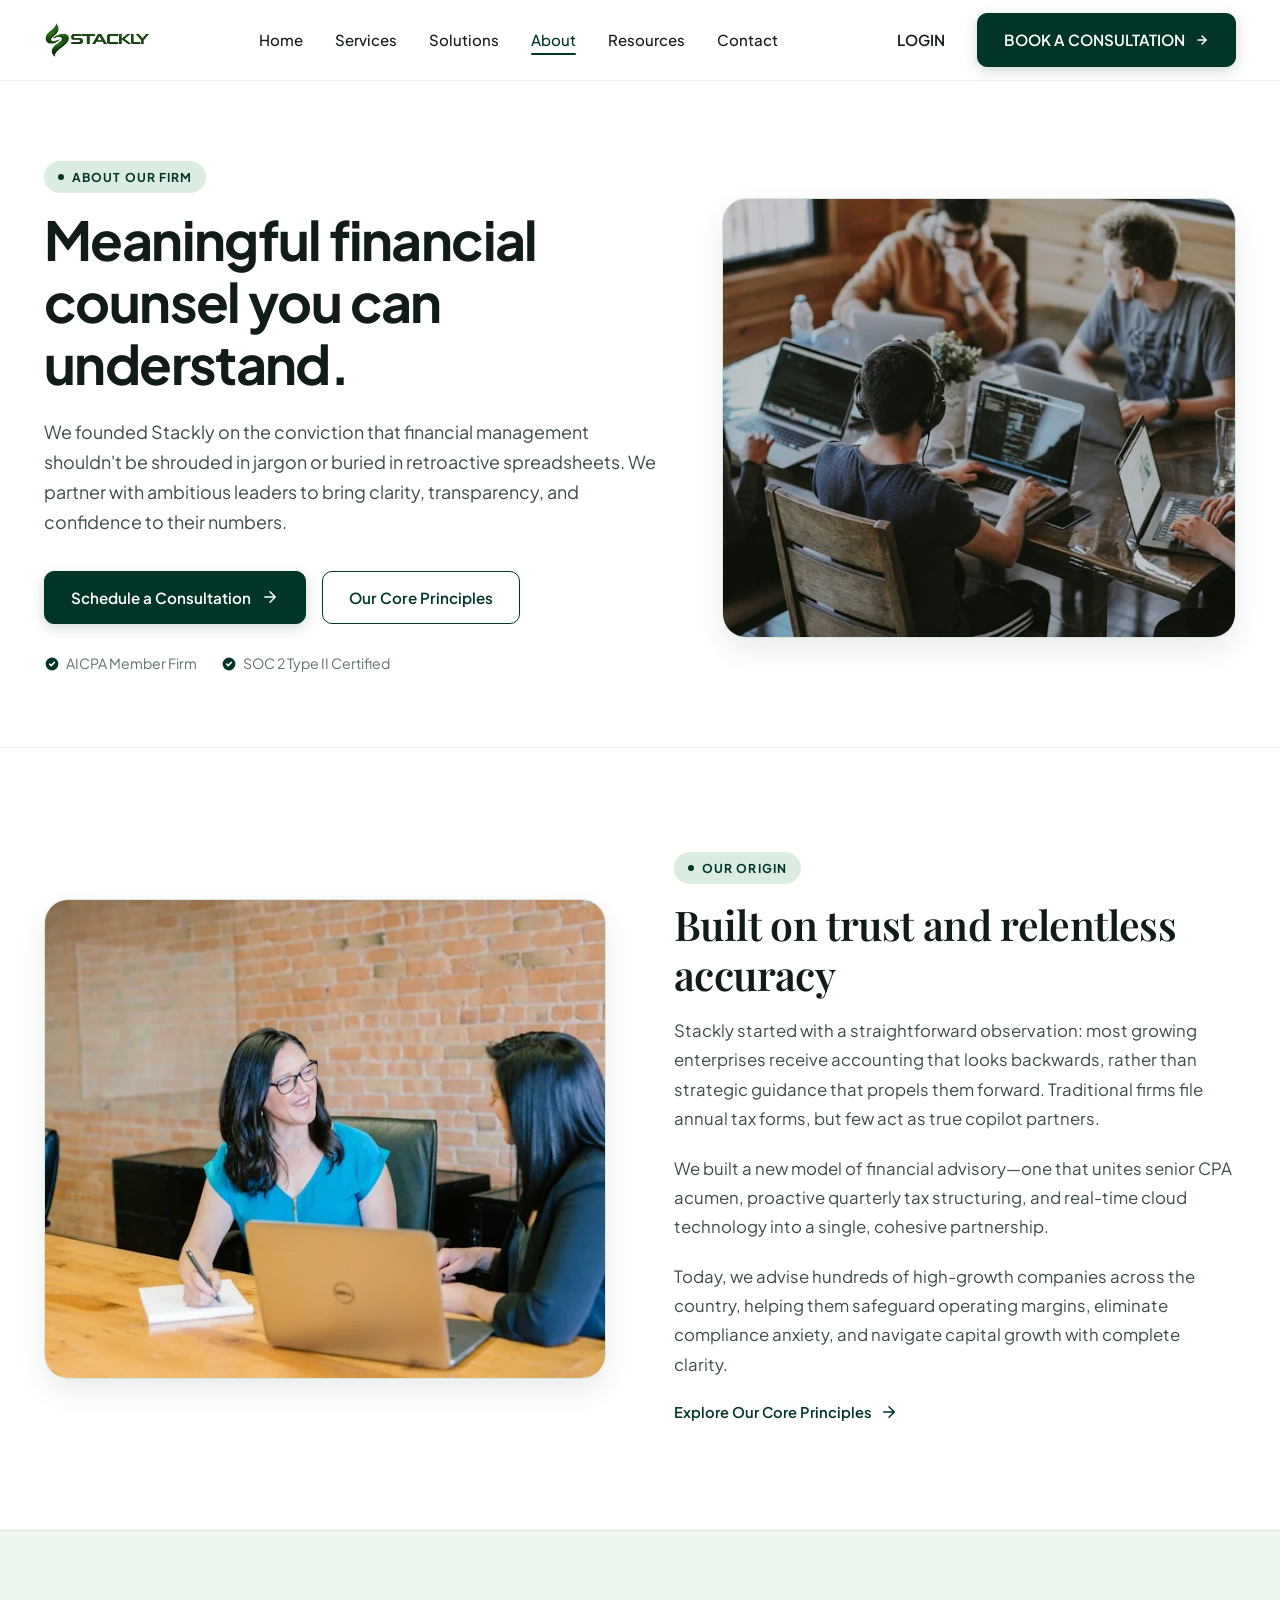
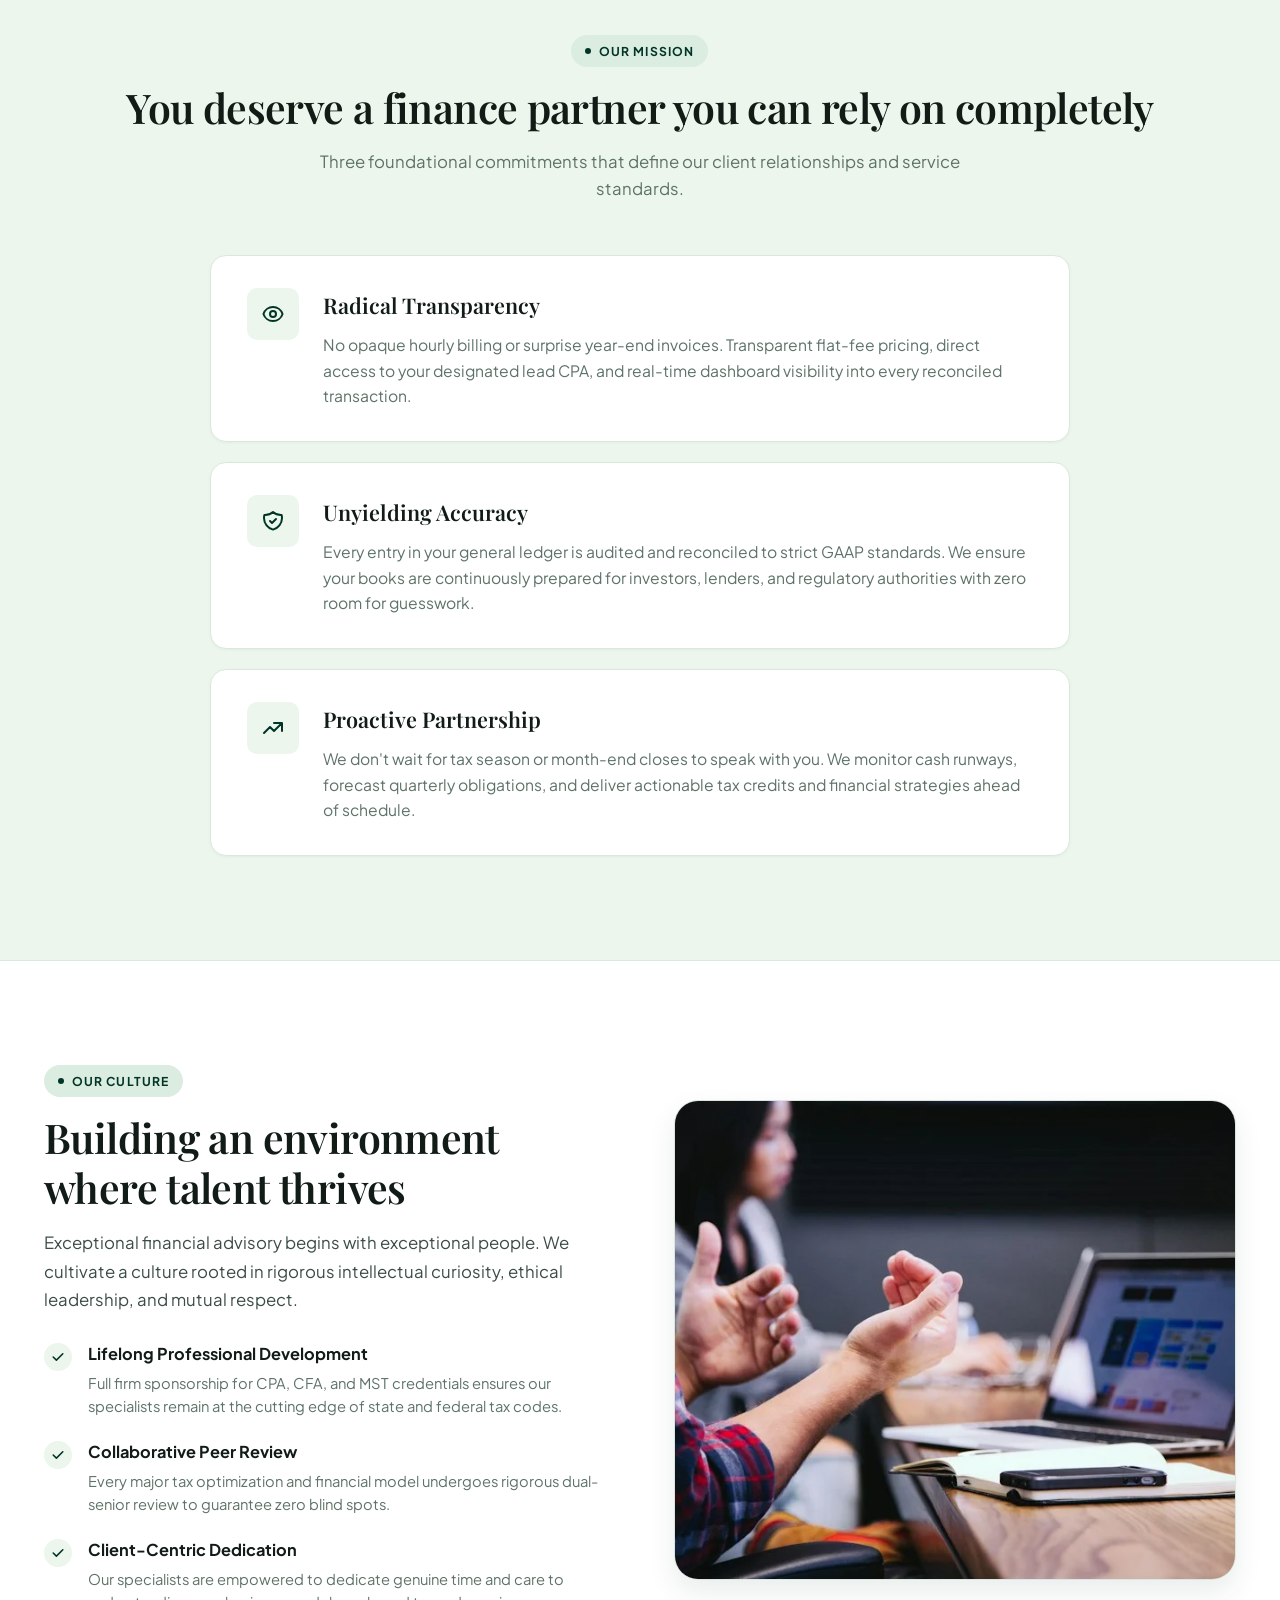
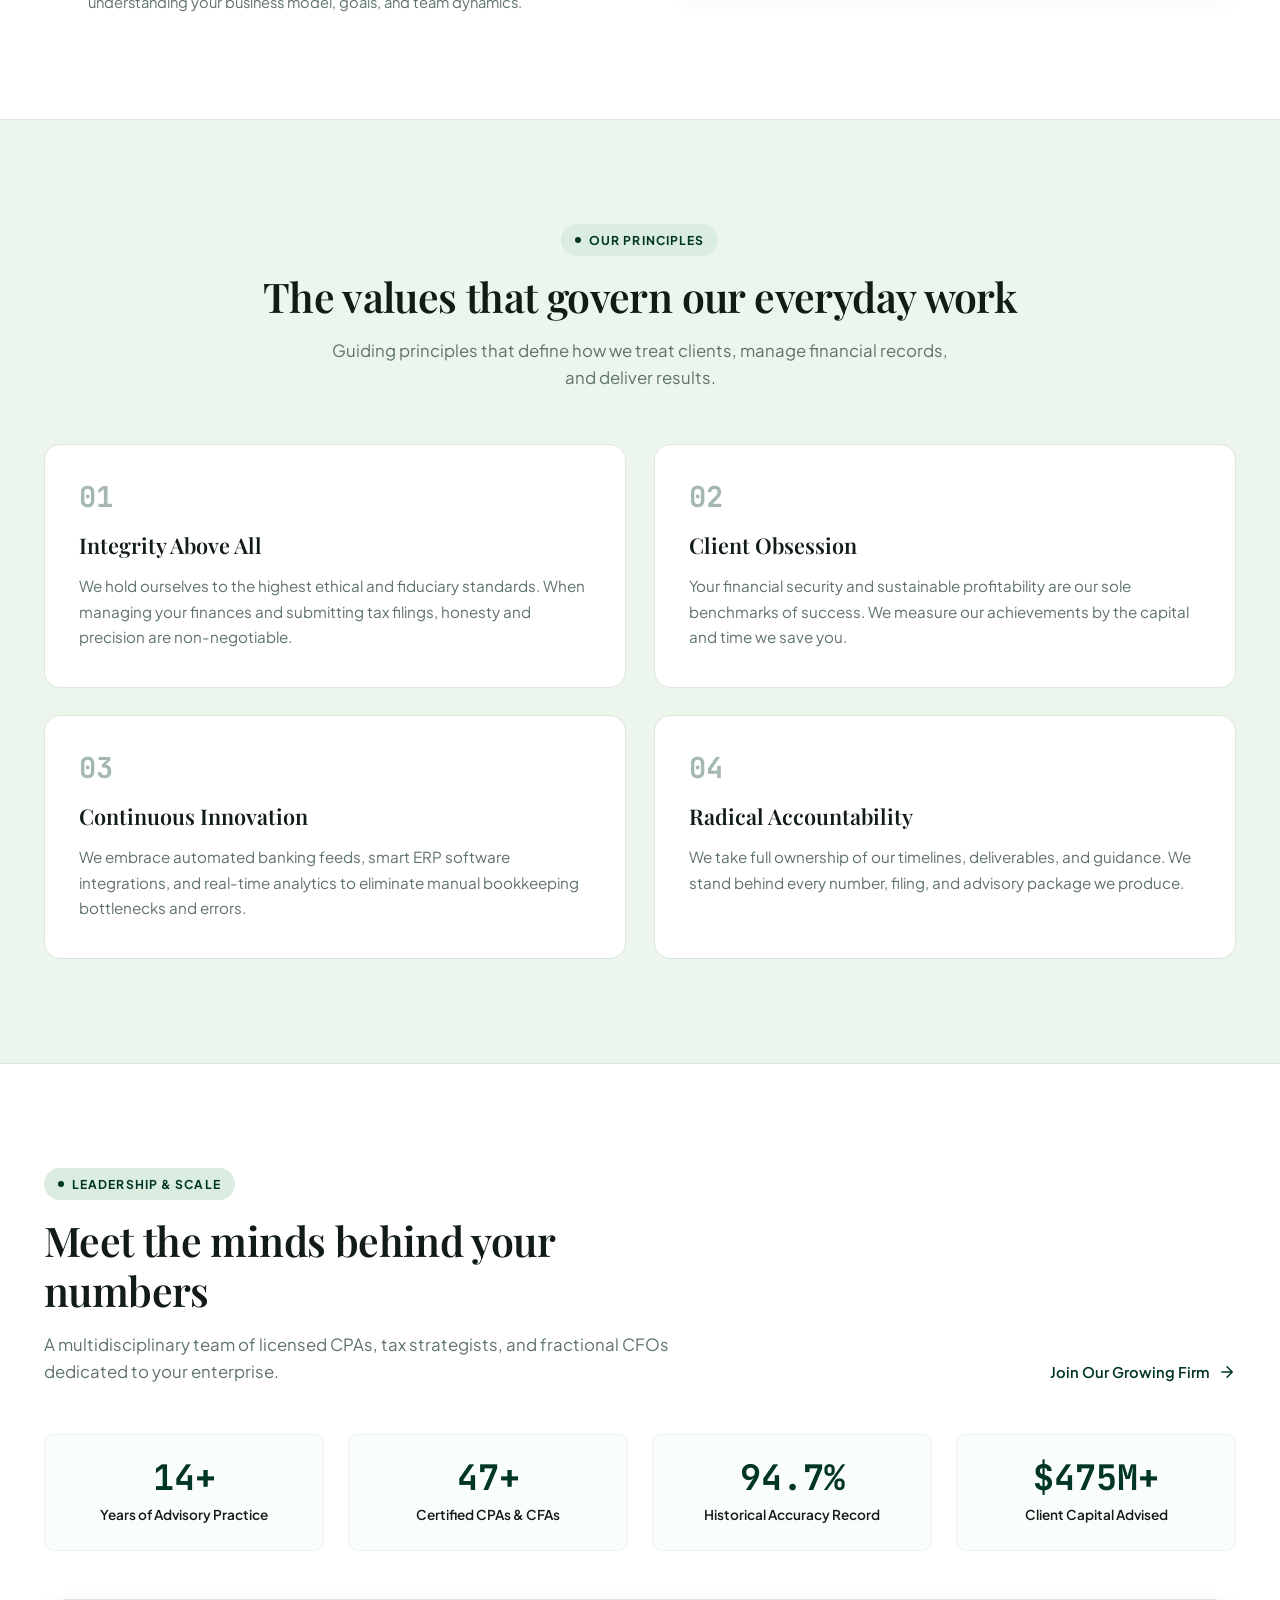
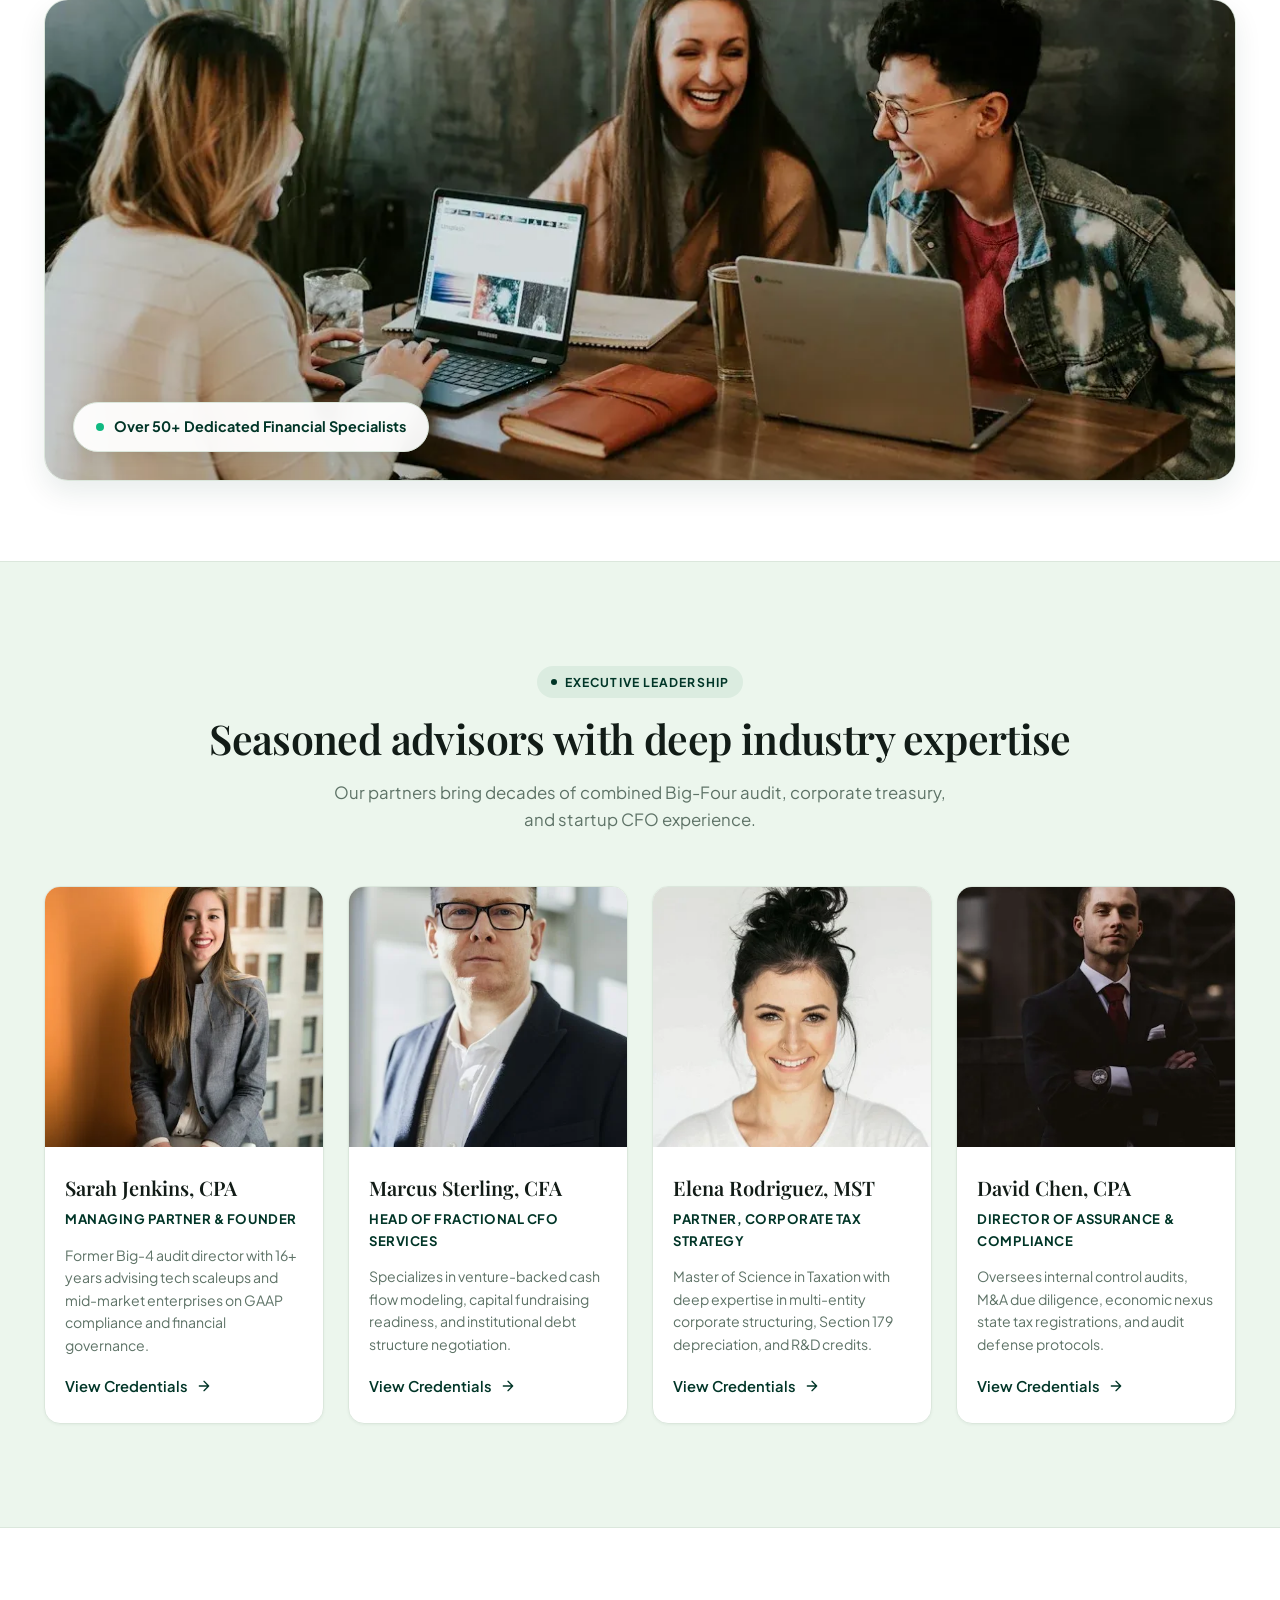
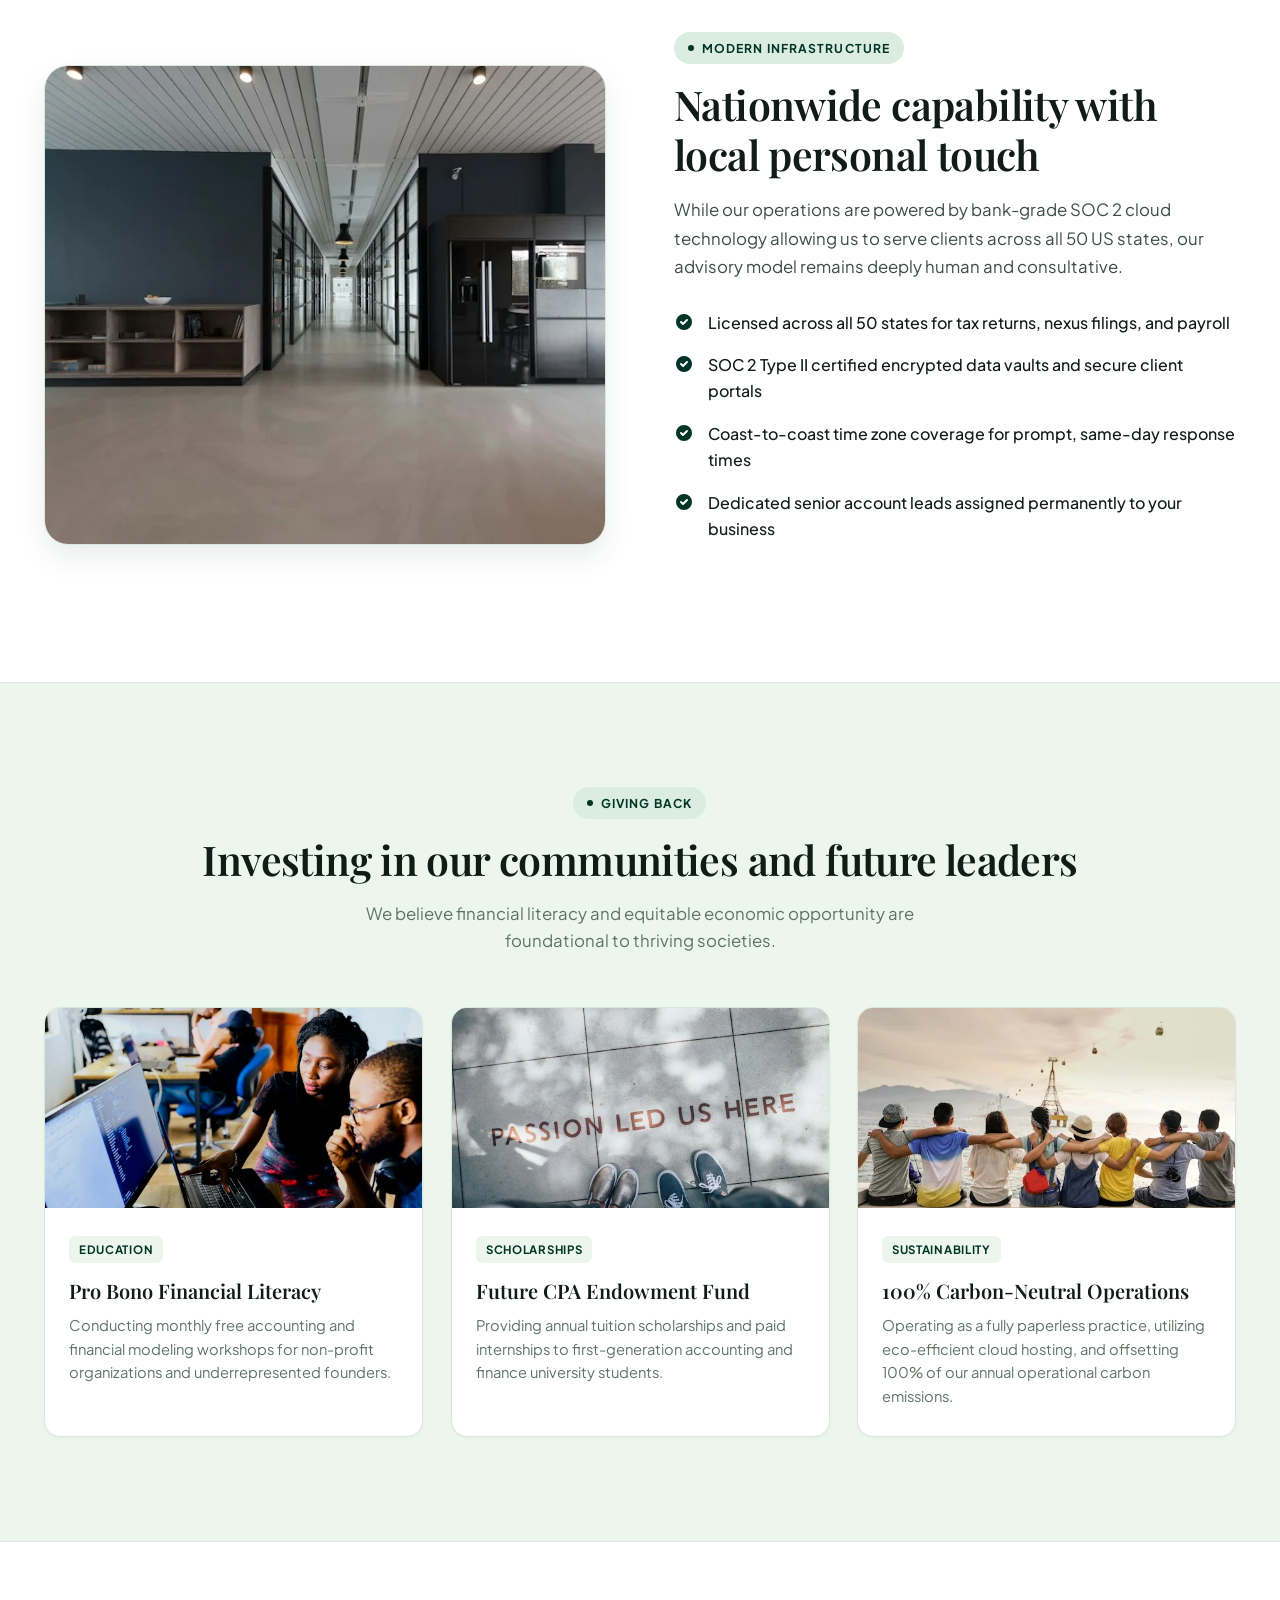
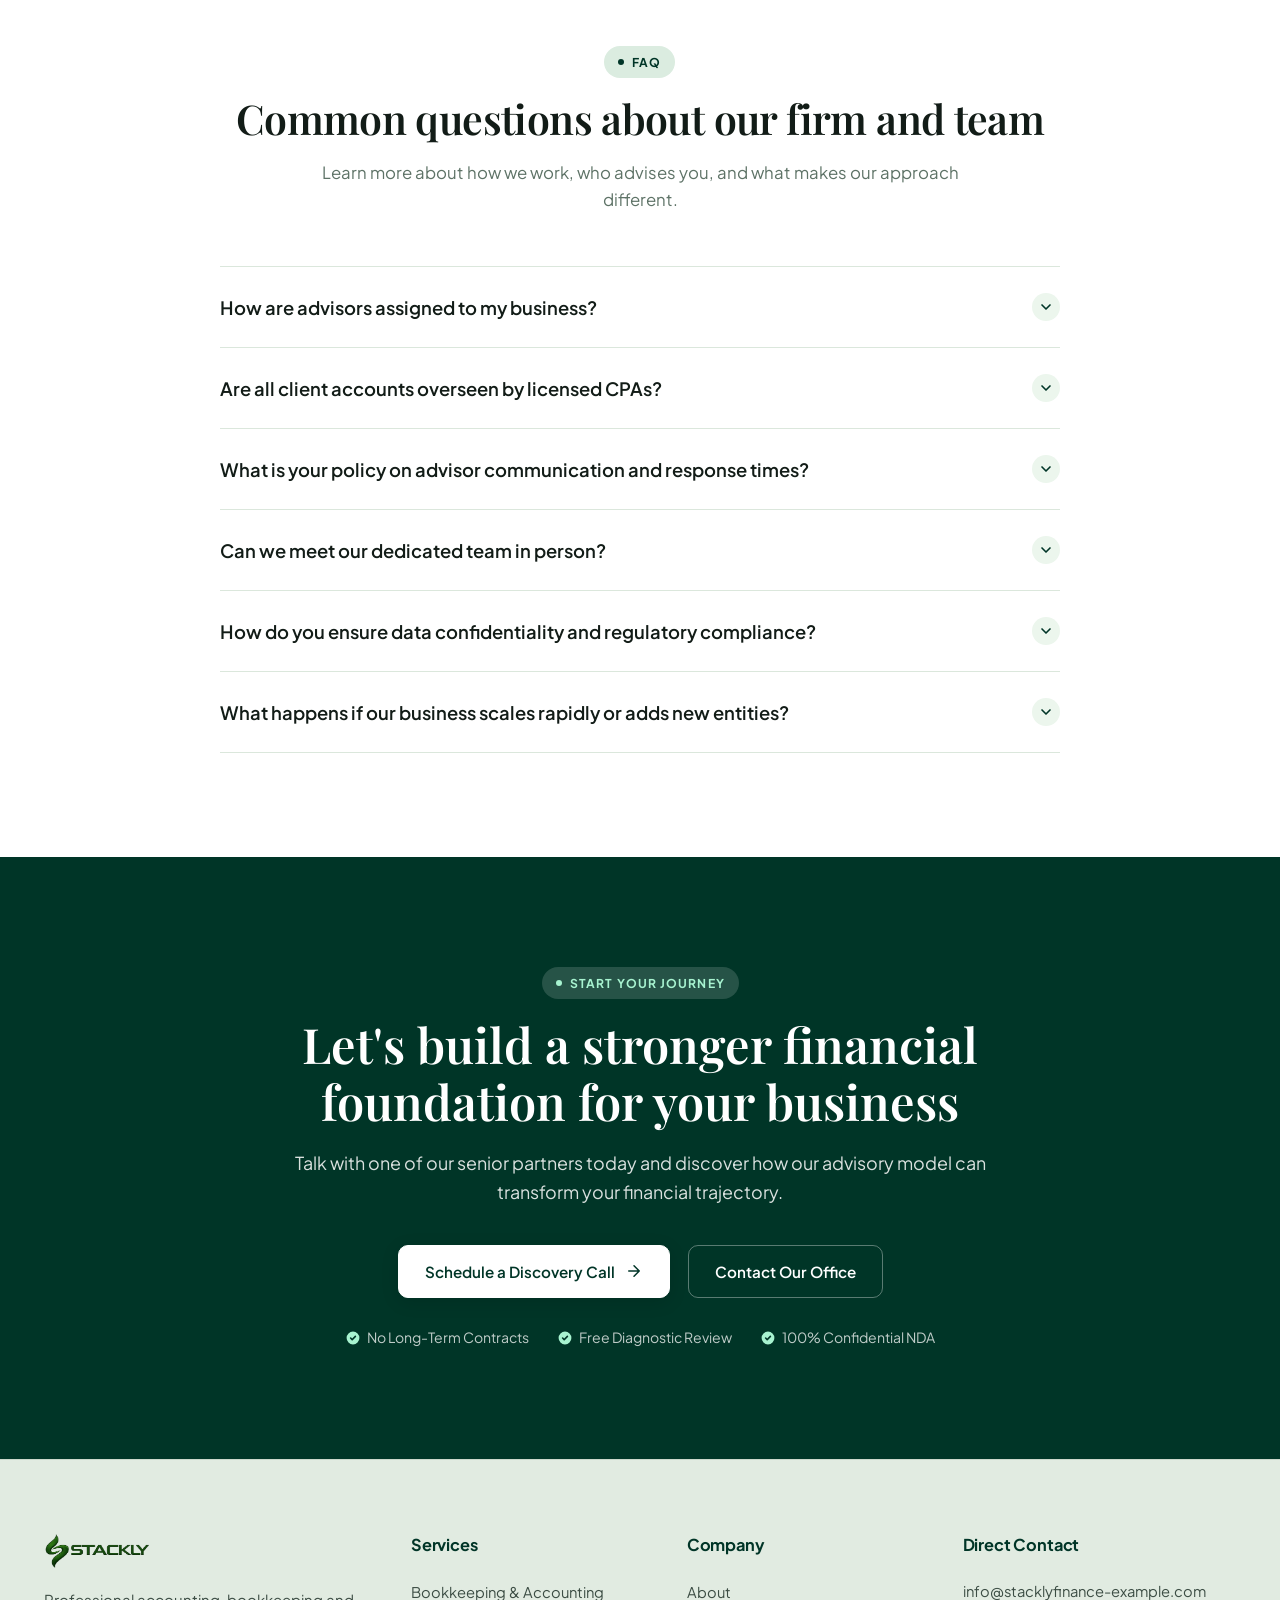
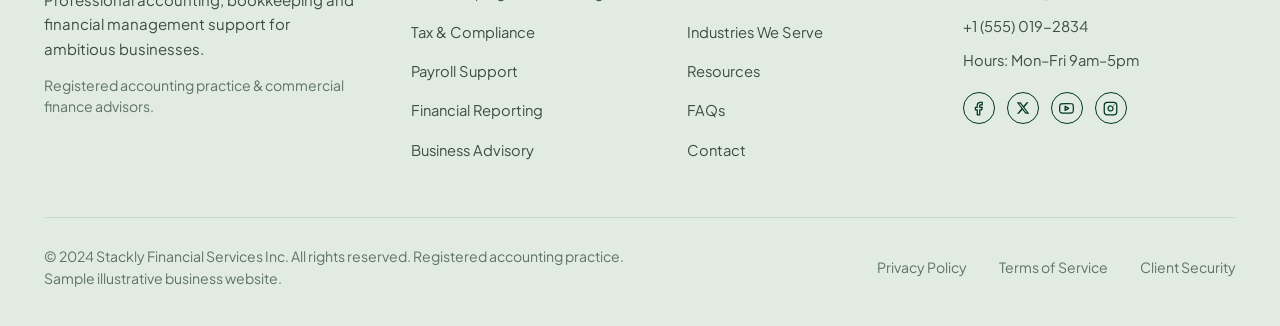
<file: about.html>
<!DOCTYPE html>
<html lang="en">
<head>
  <meta charset="UTF-8">
  <meta name="viewport" content="width=device-width, initial-scale=1.0">
  <title>About Us — Stackly Accounting & Finance</title>
  <meta name="description" content="Learn about Stackly's mission, leadership team, values, and nationwide advisory model built on radical transparency and relentless accuracy.">
  <link rel="icon" type="image/webp" href="assets/logo.webp">

  <!-- Stylesheets -->
  <link rel="stylesheet" href="css/index.css">
  <link rel="stylesheet" href="css/about.css">
  <link rel="stylesheet" href="css/animation.css">
  <link rel="stylesheet" href="css/responsive.css">
</head>
<body>

    <!-- ==========================================================================
       Header & Navigation
       ========================================================================== -->
  <header class="site-header">
    <div class="container nav-container">
      <a href="index.html" class="brand-logo" aria-label="Stackly Home">
        <img src="assets/logo.webp" alt="Stackly" class="brand-logo-img" />
      </a>

      <nav class="site-nav" aria-label="Main Navigation">
        <ul class="nav-links">
          <li><a href="index.html" class="nav-link">Home</a></li>
          <li><a href="services.html" class="nav-link">Services</a></li>
          <li><a href="solutions.html" class="nav-link">Solutions</a></li>
          <li><a href="about.html" class="nav-link active">About</a></li>
          <li><a href="resources.html" class="nav-link">Resources</a></li>
          <li><a href="contact.html" class="nav-link">Contact</a></li>
          <li class="nav-actions-mobile">
            <a href="login.html" class="btn btn-secondary">Log In</a>
            <a href="consultation.html" class="btn btn-primary">Book a Consultation</a>
          </li>
        </ul>
      </nav>

      <div class="nav-actions">
        <a href="login.html" class="nav-login">LOGIN</a>
        <a href="consultation.html" class="btn btn-primary">
          <span>BOOK A CONSULTATION</span>
          <svg width="14" height="14" viewBox="0 0 24 24" fill="none" stroke="currentColor" stroke-width="2.5" stroke-linecap="round" stroke-linejoin="round">
            <line x1="5" y1="12" x2="19" y2="12"></line>
            <polyline points="12 5 19 12 12 19"></polyline>
          </svg>
        </a>
      </div>

      <button class="mobile-toggle" aria-label="Toggle navigation menu" aria-expanded="false">
        <svg width="24" height="24" fill="none" stroke="currentColor" stroke-width="2" viewBox="0 0 24 24">
          <path stroke-linecap="round" stroke-linejoin="round" d="M4 6h16M4 12h16M4 18h16"/>
        </svg>
      </button>
    </div>
  </header>

  <!-- ==========================================================================
       Hero Section (About Page)
       ========================================================================== -->
  <section class="about-hero-section">
    <div class="container hero-grid">
      <div class="hero-content reveal">
        <div class="section-badge">About Our Firm</div>
        <h1 class="hero-title">Meaningful financial counsel you can understand.</h1>
        <p class="hero-description">
          We founded Stackly on the conviction that financial management shouldn't be shrouded in jargon or buried in retroactive spreadsheets. We partner with ambitious leaders to bring clarity, transparency, and confidence to their numbers.
        </p>

        <div class="hero-actions">
          <a href="contact.html" class="btn btn-primary">
            <span>Schedule a Consultation</span>
            <svg width="18" height="18" fill="none" stroke="currentColor" stroke-width="2" viewBox="0 0 24 24">
              <path stroke-linecap="round" stroke-linejoin="round" d="M5 12h14m-7-7l7 7-7 7"/>
            </svg>
          </a>
          <a href="#principles" class="btn btn-secondary">Our Core Principles</a>
        </div>

        <div class="hero-trust-notes">
          <span>
            <svg viewBox="0 0 20 20" fill="currentColor">
              <path fill-rule="evenodd" d="M10 18a8 8 0 100-16 8 8 0 000 16zm3.707-9.293a1 1 0 00-1.414-1.414L9 10.586 7.707 9.293a1 1 0 00-1.414 1.414l2 2a1 1 0 001.414 0l4-4z" clip-rule="evenodd" />
            </svg>
            AICPA Member Firm
          </span>
          <span>
            <svg viewBox="0 0 20 20" fill="currentColor">
              <path fill-rule="evenodd" d="M10 18a8 8 0 100-16 8 8 0 000 16zm3.707-9.293a1 1 0 00-1.414-1.414L9 10.586 7.707 9.293a1 1 0 00-1.414 1.414l2 2a1 1 0 001.414 0l4-4z" clip-rule="evenodd" />
            </svg>
            SOC 2 Type II Certified
          </span>
        </div>
      </div>

      <div class="about-hero-image-wrapper reveal reveal-delay-2">
        <img src="assets/team-meeting.webp" alt="Stackly partners in strategy conference room" class="about-hero-image" loading="lazy">
      </div>
    </div>
  </section>

  <!-- ==========================================================================
       Section: Our Origin & Story
       ========================================================================== -->
  <section class="origin-section">
    <div class="container split-grid">
      <div class="origin-image-wrapper reveal">
        <img src="assets/consulting-pair.webp" alt="Senior financial advisors consulting with enterprise client" class="origin-image" loading="lazy">
      </div>

      <div class="origin-content reveal reveal-delay-2">
        <div class="section-badge">Our Origin</div>
        <h2 class="section-title">Built on trust and relentless accuracy</h2>
        <p>
          Stackly started with a straightforward observation: most growing enterprises receive accounting that looks backwards, rather than strategic guidance that propels them forward. Traditional firms file annual tax forms, but few act as true copilot partners.
        </p>
        <p>
          We built a new model of financial advisory—one that unites senior CPA acumen, proactive quarterly tax structuring, and real-time cloud technology into a single, cohesive partnership.
        </p>
        <p>
          Today, we advise hundreds of high-growth companies across the country, helping them safeguard operating margins, eliminate compliance anxiety, and navigate capital growth with complete clarity.
        </p>
        <a href="#principles" class="btn-link">
          <span>Explore Our Core Principles</span>
          <svg width="18" height="18" fill="none" stroke="currentColor" stroke-width="2" viewBox="0 0 24 24">
            <path stroke-linecap="round" stroke-linejoin="round" d="M5 12h14m-7-7l7 7-7 7"/>
          </svg>
        </a>
      </div>
    </div>
  </section>

  <!-- ==========================================================================
       Section: Core Purpose & Commitments (Stacked Cards on Sage)
       ========================================================================== -->
  <section class="mission-stacked-section">
    <div class="container">
      <div class="section-header text-center reveal">
        <div class="section-badge">Our Mission</div>
        <h2 class="section-title">You deserve a finance partner you can rely on completely</h2>
        <p class="section-subtitle">
          Three foundational commitments that define our client relationships and service standards.
        </p>
      </div>

      <div class="mission-cards-stack">
        <!-- Stack Card 1 -->
        <div class="mission-stack-card reveal">
          <div class="mission-card-icon">
            <svg width="24" height="24" fill="none" stroke="currentColor" stroke-width="2" viewBox="0 0 24 24">
              <path stroke-linecap="round" stroke-linejoin="round" d="M15 12a3 3 0 11-6 0 3 3 0 016 0z"/>
              <path stroke-linecap="round" stroke-linejoin="round" d="M2.458 12C3.732 7.943 7.523 5 12 5c4.478 0 8.268 2.943 9.542 7-1.274 4.057-5.064 7-9.542 7-4.477 0-8.268-2.943-9.542-7z"/>
            </svg>
          </div>
          <div class="mission-card-content">
            <h3>Radical Transparency</h3>
            <p>
              No opaque hourly billing or surprise year-end invoices. Transparent flat-fee pricing, direct access to your designated lead CPA, and real-time dashboard visibility into every reconciled transaction.
            </p>
          </div>
        </div>

        <!-- Stack Card 2 -->
        <div class="mission-stack-card reveal reveal-delay-1">
          <div class="mission-card-icon">
            <svg width="24" height="24" fill="none" stroke="currentColor" stroke-width="2" viewBox="0 0 24 24">
              <path stroke-linecap="round" stroke-linejoin="round" d="M9 12l2 2 4-4m5.618-4.016A11.955 11.955 0 0112 2.944a11.955 11.955 0 01-8.618 3.04A12.02 12.02 0 003 9c0 5.591 3.824 10.29 9 11.622 5.176-1.332 9-6.03 9-11.622 0-1.042-.133-2.052-.382-3.016z"/>
            </svg>
          </div>
          <div class="mission-card-content">
            <h3>Unyielding Accuracy</h3>
            <p>
              Every entry in your general ledger is audited and reconciled to strict GAAP standards. We ensure your books are continuously prepared for investors, lenders, and regulatory authorities with zero room for guesswork.
            </p>
          </div>
        </div>

        <!-- Stack Card 3 -->
        <div class="mission-stack-card reveal reveal-delay-2">
          <div class="mission-card-icon">
            <svg width="24" height="24" fill="none" stroke="currentColor" stroke-width="2" viewBox="0 0 24 24">
              <path stroke-linecap="round" stroke-linejoin="round" d="M13 7h8m0 0v8m0-8l-8 8-4-4-6 6"/>
            </svg>
          </div>
          <div class="mission-card-content">
            <h3>Proactive Partnership</h3>
            <p>
              We don't wait for tax season or month-end closes to speak with you. We monitor cash runways, forecast quarterly obligations, and deliver actionable tax credits and financial strategies ahead of schedule.
            </p>
          </div>
        </div>
      </div>
    </div>
  </section>

  <!-- ==========================================================================
       Section: Firm Culture
       ========================================================================== -->
  <section class="culture-section">
    <div class="container split-grid">
      <div class="culture-content reveal">
        <div class="section-badge">Our Culture</div>
        <h2 class="section-title">Building an environment where talent thrives</h2>
        <p>
          Exceptional financial advisory begins with exceptional people. We cultivate a culture rooted in rigorous intellectual curiosity, ethical leadership, and mutual respect.
        </p>

        <ul class="culture-checklist">
          <li class="culture-check-item">
            <div class="culture-check-icon">
              <svg width="16" height="16" viewBox="0 0 20 20" fill="currentColor">
                <path fill-rule="evenodd" d="M16.707 5.293a1 1 0 010 1.414l-8 8a1 1 0 01-1.414 0l-4-4a1 1 0 011.414-1.414L8 12.586l7.293-7.293a1 1 0 011.414 0z" clip-rule="evenodd"/>
              </svg>
            </div>
            <div class="culture-check-text">
              <h4>Lifelong Professional Development</h4>
              <p>Full firm sponsorship for CPA, CFA, and MST credentials ensures our specialists remain at the cutting edge of state and federal tax codes.</p>
            </div>
          </li>

          <li class="culture-check-item">
            <div class="culture-check-icon">
              <svg width="16" height="16" viewBox="0 0 20 20" fill="currentColor">
                <path fill-rule="evenodd" d="M16.707 5.293a1 1 0 010 1.414l-8 8a1 1 0 01-1.414 0l-4-4a1 1 0 011.414-1.414L8 12.586l7.293-7.293a1 1 0 011.414 0z" clip-rule="evenodd"/>
              </svg>
            </div>
            <div class="culture-check-text">
              <h4>Collaborative Peer Review</h4>
              <p>Every major tax optimization and financial model undergoes rigorous dual-senior review to guarantee zero blind spots.</p>
            </div>
          </li>

          <li class="culture-check-item">
            <div class="culture-check-icon">
              <svg width="16" height="16" viewBox="0 0 20 20" fill="currentColor">
                <path fill-rule="evenodd" d="M16.707 5.293a1 1 0 010 1.414l-8 8a1 1 0 01-1.414 0l-4-4a1 1 0 011.414-1.414L8 12.586l7.293-7.293a1 1 0 011.414 0z" clip-rule="evenodd"/>
              </svg>
            </div>
            <div class="culture-check-text">
              <h4>Client-Centric Dedication</h4>
              <p>Our specialists are empowered to dedicate genuine time and care to understanding your business model, goals, and team dynamics.</p>
            </div>
          </li>
        </ul>
      </div>

      <div class="culture-image-wrapper reveal reveal-delay-2">
        <img src="assets/office-presentation.webp" alt="Collaborative workshop in modern office" class="culture-image" loading="lazy">
      </div>
    </div>
  </section>

  <!-- ==========================================================================
       Section: Principles & Values (2x2 Grid on Sage)
       ========================================================================== -->
  <section id="principles" class="principles-section">
    <div class="container">
      <div class="section-header text-center reveal">
        <div class="section-badge">Our Principles</div>
        <h2 class="section-title">The values that govern our everyday work</h2>
        <p class="section-subtitle">
          Guiding principles that define how we treat clients, manage financial records, and deliver results.
        </p>
      </div>

      <div class="principles-grid">
        <!-- 01 -->
        <div class="principle-card reveal">
          <div class="principle-num">01</div>
          <h3 class="principle-title">Integrity Above All</h3>
          <p class="principle-desc">
            We hold ourselves to the highest ethical and fiduciary standards. When managing your finances and submitting tax filings, honesty and precision are non-negotiable.
          </p>
        </div>

        <!-- 02 -->
        <div class="principle-card reveal reveal-delay-1">
          <div class="principle-num">02</div>
          <h3 class="principle-title">Client Obsession</h3>
          <p class="principle-desc">
            Your financial security and sustainable profitability are our sole benchmarks of success. We measure our achievements by the capital and time we save you.
          </p>
        </div>

        <!-- 03 -->
        <div class="principle-card reveal">
          <div class="principle-num">03</div>
          <h3 class="principle-title">Continuous Innovation</h3>
          <p class="principle-desc">
            We embrace automated banking feeds, smart ERP software integrations, and real-time analytics to eliminate manual bookkeeping bottlenecks and errors.
          </p>
        </div>

        <!-- 04 -->
        <div class="principle-card reveal reveal-delay-1">
          <div class="principle-num">04</div>
          <h3 class="principle-title">Radical Accountability</h3>
          <p class="principle-desc">
            We take full ownership of our timelines, deliverables, and guidance. We stand behind every number, filing, and advisory package we produce.
          </p>
        </div>
      </div>
    </div>
  </section>

  <!-- ==========================================================================
       Section: Team Milestones & Full-Width Group Photo
       ========================================================================== -->
  <section class="team-milestones-section">
    <div class="container">
      <div class="milestones-header-row reveal">
        <div class="milestones-header-left">
          <div class="section-badge">Leadership & Scale</div>
          <h2 class="section-title">Meet the minds behind your numbers</h2>
          <p class="section-subtitle">
            A multidisciplinary team of licensed CPAs, tax strategists, and fractional CFOs dedicated to your enterprise.
          </p>
        </div>
        <div>
          <a href="contact.html" class="btn-link">
            <span>Join Our Growing Firm</span>
            <svg width="18" height="18" fill="none" stroke="currentColor" stroke-width="2" viewBox="0 0 24 24">
              <path stroke-linecap="round" stroke-linejoin="round" d="M5 12h14m-7-7l7 7-7 7"/>
            </svg>
          </a>
        </div>
      </div>

      <!-- 4 Stats Boxes -->
      <div class="milestones-stats-grid reveal">
        <div class="milestone-stat-card">
          <div class="milestone-num"><span class="animate-counter" data-target="15" data-suffix="+">15+</span></div>
          <div class="milestone-label">Years of Advisory Practice</div>
        </div>
        <div class="milestone-stat-card">
          <div class="milestone-num"><span class="animate-counter" data-target="50" data-suffix="+">50+</span></div>
          <div class="milestone-label">Certified CPAs & CFAs</div>
        </div>
        <div class="milestone-stat-card">
          <div class="milestone-num"><span class="animate-counter" data-target="99.8" data-decimals="1" data-suffix="%">99.8%</span></div>
          <div class="milestone-label">Historical Accuracy Record</div>
        </div>
        <div class="milestone-stat-card">
          <div class="milestone-num"><span class="animate-counter" data-target="500" data-prefix="$" data-suffix="M+">$500M+</span></div>
          <div class="milestone-label">Client Capital Advised</div>
        </div>
      </div>

      <!-- Team Full-Width Photo -->
      <div class="team-group-photo-wrapper reveal">
        <img src="assets/team-group.webp" alt="The complete Stackly accounting and advisory team" class="team-group-photo" loading="lazy">
        <div class="team-group-floating-tag">
          Over 50+ Dedicated Financial Specialists
        </div>
      </div>
    </div>
  </section>

  <!-- ==========================================================================
       Section: Executive Leadership Profiles (4 Cards)
       ========================================================================== -->
  <section class="leadership-profiles-section">
    <div class="container">
      <div class="section-header text-center reveal">
        <div class="section-badge">Executive Leadership</div>
        <h2 class="section-title">Seasoned advisors with deep industry expertise</h2>
        <p class="section-subtitle">
          Our partners bring decades of combined Big-Four audit, corporate treasury, and startup CFO experience.
        </p>
      </div>

      <div class="leadership-grid">
        <!-- Leader 1 -->
        <div class="leader-card reveal">
          <div class="leader-photo-wrap">
            <img src="assets/leader-1.webp" alt="Sarah Jenkins, CPA" class="leader-photo" loading="lazy">
          </div>
          <div class="leader-body">
            <h3 class="leader-name">Sarah Jenkins, CPA</h3>
            <div class="leader-role">Managing Partner & Founder</div>
            <p class="leader-bio">
              Former Big-4 audit director with 16+ years advising tech scaleups and mid-market enterprises on GAAP compliance and financial governance.
            </p>
            <a href="contact.html" class="btn-link">
              <span>View Credentials</span>
              <svg width="16" height="16" fill="none" stroke="currentColor" stroke-width="2" viewBox="0 0 24 24">
                <path stroke-linecap="round" stroke-linejoin="round" d="M5 12h14m-7-7l7 7-7 7"/>
              </svg>
            </a>
          </div>
        </div>

        <!-- Leader 2 -->
        <div class="leader-card reveal reveal-delay-1">
          <div class="leader-photo-wrap">
            <img src="assets/leader-2.webp" alt="Marcus Sterling, CFA" class="leader-photo" loading="lazy">
          </div>
          <div class="leader-body">
            <h3 class="leader-name">Marcus Sterling, CFA</h3>
            <div class="leader-role">Head of Fractional CFO Services</div>
            <p class="leader-bio">
              Specializes in venture-backed cash flow modeling, capital fundraising readiness, and institutional debt structure negotiation.
            </p>
            <a href="contact.html" class="btn-link">
              <span>View Credentials</span>
              <svg width="16" height="16" fill="none" stroke="currentColor" stroke-width="2" viewBox="0 0 24 24">
                <path stroke-linecap="round" stroke-linejoin="round" d="M5 12h14m-7-7l7 7-7 7"/>
              </svg>
            </a>
          </div>
        </div>

        <!-- Leader 3 -->
        <div class="leader-card reveal reveal-delay-2">
          <div class="leader-photo-wrap">
            <img src="assets/leader-3.webp" alt="Elena Rodriguez, MST" class="leader-photo" loading="lazy">
          </div>
          <div class="leader-body">
            <h3 class="leader-name">Elena Rodriguez, MST</h3>
            <div class="leader-role">Partner, Corporate Tax Strategy</div>
            <p class="leader-bio">
              Master of Science in Taxation with deep expertise in multi-entity corporate structuring, Section 179 depreciation, and R&D credits.
            </p>
            <a href="contact.html" class="btn-link">
              <span>View Credentials</span>
              <svg width="16" height="16" fill="none" stroke="currentColor" stroke-width="2" viewBox="0 0 24 24">
                <path stroke-linecap="round" stroke-linejoin="round" d="M5 12h14m-7-7l7 7-7 7"/>
              </svg>
            </a>
          </div>
        </div>

        <!-- Leader 4 -->
        <div class="leader-card reveal reveal-delay-3">
          <div class="leader-photo-wrap">
            <img src="assets/leader-4.webp" alt="David Chen, CPA" class="leader-photo" loading="lazy">
          </div>
          <div class="leader-body">
            <h3 class="leader-name">David Chen, CPA</h3>
            <div class="leader-role">Director of Assurance & Compliance</div>
            <p class="leader-bio">
              Oversees internal control audits, M&A due diligence, economic nexus state tax registrations, and audit defense protocols.
            </p>
            <a href="contact.html" class="btn-link">
              <span>View Credentials</span>
              <svg width="16" height="16" fill="none" stroke="currentColor" stroke-width="2" viewBox="0 0 24 24">
                <path stroke-linecap="round" stroke-linejoin="round" d="M5 12h14m-7-7l7 7-7 7"/>
              </svg>
            </a>
          </div>
        </div>
      </div>
    </div>
  </section>

  <!-- ==========================================================================
       Section: Modern Infrastructure & Nationwide Reach
       ========================================================================== -->
  <section class="infrastructure-section">
    <div class="container split-grid">
      <div class="infrastructure-image-wrapper reveal">
        <img src="assets/modern-architecture.webp" alt="Stackly corporate headquarters and collaborative workspaces" class="infrastructure-image" loading="lazy">
      </div>

      <div class="infrastructure-content reveal reveal-delay-2">
        <div class="section-badge">Modern Infrastructure</div>
        <h2 class="section-title">Nationwide capability with local personal touch</h2>
        <p>
          While our operations are powered by bank-grade SOC 2 cloud technology allowing us to serve clients across all 50 US states, our advisory model remains deeply human and consultative.
        </p>

        <ul class="support-checklist">
          <li class="support-check-item">
            <svg viewBox="0 0 20 20" fill="currentColor">
              <path fill-rule="evenodd" d="M10 18a8 8 0 100-16 8 8 0 000 16zm3.707-9.293a1 1 0 00-1.414-1.414L9 10.586 7.707 9.293a1 1 0 00-1.414 1.414l2 2a1 1 0 001.414 0l4-4z" clip-rule="evenodd"/>
            </svg>
            <span>Licensed across all 50 states for tax returns, nexus filings, and payroll</span>
          </li>
          <li class="support-check-item">
            <svg viewBox="0 0 20 20" fill="currentColor">
              <path fill-rule="evenodd" d="M10 18a8 8 0 100-16 8 8 0 000 16zm3.707-9.293a1 1 0 00-1.414-1.414L9 10.586 7.707 9.293a1 1 0 00-1.414 1.414l2 2a1 1 0 001.414 0l4-4z" clip-rule="evenodd"/>
            </svg>
            <span>SOC 2 Type II certified encrypted data vaults and secure client portals</span>
          </li>
          <li class="support-check-item">
            <svg viewBox="0 0 20 20" fill="currentColor">
              <path fill-rule="evenodd" d="M10 18a8 8 0 100-16 8 8 0 000 16zm3.707-9.293a1 1 0 00-1.414-1.414L9 10.586 7.707 9.293a1 1 0 00-1.414 1.414l2 2a1 1 0 001.414 0l4-4z" clip-rule="evenodd"/>
            </svg>
            <span>Coast-to-coast time zone coverage for prompt, same-day response times</span>
          </li>
          <li class="support-check-item">
            <svg viewBox="0 0 20 20" fill="currentColor">
              <path fill-rule="evenodd" d="M10 18a8 8 0 100-16 8 8 0 000 16zm3.707-9.293a1 1 0 00-1.414-1.414L9 10.586 7.707 9.293a1 1 0 00-1.414 1.414l2 2a1 1 0 001.414 0l4-4z" clip-rule="evenodd"/>
            </svg>
            <span>Dedicated senior account leads assigned permanently to your business</span>
          </li>
        </ul>
      </div>
    </div>
  </section>

  <!-- ==========================================================================
       Section: Community Impact & Social Responsibility (3 Cards)
       ========================================================================== -->
  <section class="community-section">
    <div class="container">
      <div class="section-header text-center reveal">
        <div class="section-badge">Giving Back</div>
        <h2 class="section-title">Investing in our communities and future leaders</h2>
        <p class="section-subtitle">
          We believe financial literacy and equitable economic opportunity are foundational to thriving societies.
        </p>
      </div>

      <div class="community-grid">
        <!-- Impact 1 -->
        <div class="community-card reveal">
          <img src="assets/impact-1.webp" alt="Financial literacy seminar for entrepreneurs" class="community-card-img" loading="lazy">
          <div class="community-card-body">
            <span class="community-tag">Education</span>
            <h3 class="community-title">Pro Bono Financial Literacy</h3>
            <p class="community-text">
              Conducting monthly free accounting and financial modeling workshops for non-profit organizations and underrepresented founders.
            </p>
          </div>
        </div>

        <!-- Impact 2 -->
        <div class="community-card reveal reveal-delay-1">
          <img src="assets/impact-2.webp" alt="Scholarship recipients and mentorship program" class="community-card-img" loading="lazy">
          <div class="community-card-body">
            <span class="community-tag">Scholarships</span>
            <h3 class="community-title">Future CPA Endowment Fund</h3>
            <p class="community-text">
              Providing annual tuition scholarships and paid internships to first-generation accounting and finance university students.
            </p>
          </div>
        </div>

        <!-- Impact 3 -->
        <div class="community-card reveal reveal-delay-2">
          <img src="assets/impact-3.webp" alt="Sustainable team volunteering event" class="community-card-img" loading="lazy">
          <div class="community-card-body">
            <span class="community-tag">Sustainability</span>
            <h3 class="community-title">100% Carbon-Neutral Operations</h3>
            <p class="community-text">
              Operating as a fully paperless practice, utilizing eco-efficient cloud hosting, and offsetting 100% of our annual operational carbon emissions.
            </p>
          </div>
        </div>
      </div>
    </div>
  </section>

  <!-- ==========================================================================
       Section: Frequently Asked Questions (FAQ Accordion)
       ========================================================================== -->
  <section class="faq-section">
    <div class="container">
      <div class="section-header text-center reveal">
        <div class="section-badge">FAQ</div>
        <h2 class="section-title">Common questions about our firm and team</h2>
        <p class="section-subtitle">
          Learn more about how we work, who advises you, and what makes our approach different.
        </p>
      </div>

      <div class="faq-list">
        <div class="faq-item reveal">
          <button class="faq-question-btn" type="button">
            <span>How are advisors assigned to my business?</span>
            <span class="faq-icon-toggle" aria-hidden="true">
              <svg class="faq-icon-chevron" width="16" height="16" viewBox="0 0 24 24" fill="none" stroke="currentColor" stroke-width="2.5" stroke-linecap="round" stroke-linejoin="round">
                <polyline points="6 9 12 15 18 9"></polyline>
              </svg>
              <svg class="faq-icon-close" width="16" height="16" viewBox="0 0 24 24" fill="none" stroke="currentColor" stroke-width="2.5" stroke-linecap="round" stroke-linejoin="round">
                <line x1="18" y1="6" x2="6" y2="18"></line>
                <line x1="6" y1="6" x2="18" y2="18"></line>
              </svg>
            </span>
          </button>
          <div class="faq-answer-panel">
            <p>
              We match you with a lead CPA and financial analyst based specifically on your industry (e.g., SaaS, E-Commerce, Professional Services) and operational scale to ensure domain-specific expertise from day one.
            </p>
          </div>
        </div>

        <div class="faq-item reveal reveal-delay-1">
          <button class="faq-question-btn" type="button">
            <span>Are all client accounts overseen by licensed CPAs?</span>
            <span class="faq-icon-toggle" aria-hidden="true">
              <svg class="faq-icon-chevron" width="16" height="16" viewBox="0 0 24 24" fill="none" stroke="currentColor" stroke-width="2.5" stroke-linecap="round" stroke-linejoin="round">
                <polyline points="6 9 12 15 18 9"></polyline>
              </svg>
              <svg class="faq-icon-close" width="16" height="16" viewBox="0 0 24 24" fill="none" stroke="currentColor" stroke-width="2.5" stroke-linecap="round" stroke-linejoin="round">
                <line x1="18" y1="6" x2="6" y2="18"></line>
                <line x1="6" y1="6" x2="18" y2="18"></line>
              </svg>
            </span>
          </button>
          <div class="faq-answer-panel">
            <p>
              Yes. While account associates assist with daily categorizations, every monthly close, financial report, and tax return is reviewed and signed off by a licensed Certified Public Accountant.
            </p>
          </div>
        </div>

        <div class="faq-item reveal reveal-delay-2">
          <button class="faq-question-btn" type="button">
            <span>What is your policy on advisor communication and response times?</span>
            <span class="faq-icon-toggle" aria-hidden="true">
              <svg class="faq-icon-chevron" width="16" height="16" viewBox="0 0 24 24" fill="none" stroke="currentColor" stroke-width="2.5" stroke-linecap="round" stroke-linejoin="round">
                <polyline points="6 9 12 15 18 9"></polyline>
              </svg>
              <svg class="faq-icon-close" width="16" height="16" viewBox="0 0 24 24" fill="none" stroke="currentColor" stroke-width="2.5" stroke-linecap="round" stroke-linejoin="round">
                <line x1="18" y1="6" x2="6" y2="18"></line>
                <line x1="6" y1="6" x2="18" y2="18"></line>
              </svg>
            </span>
          </button>
          <div class="faq-answer-panel">
            <p>
              We maintain a strict policy of responding to all client inquiries within two business hours during regular market hours, with direct access via Slack, email, or scheduled phone calls.
            </p>
          </div>
        </div>

        <div class="faq-item reveal">
          <button class="faq-question-btn" type="button">
            <span>Can we meet our dedicated team in person?</span>
            <span class="faq-icon-toggle" aria-hidden="true">
              <svg class="faq-icon-chevron" width="16" height="16" viewBox="0 0 24 24" fill="none" stroke="currentColor" stroke-width="2.5" stroke-linecap="round" stroke-linejoin="round">
                <polyline points="6 9 12 15 18 9"></polyline>
              </svg>
              <svg class="faq-icon-close" width="16" height="16" viewBox="0 0 24 24" fill="none" stroke="currentColor" stroke-width="2.5" stroke-linecap="round" stroke-linejoin="round">
                <line x1="18" y1="6" x2="6" y2="18"></line>
                <line x1="6" y1="6" x2="18" y2="18"></line>
              </svg>
            </span>
          </button>
          <div class="faq-answer-panel">
            <p>
              Absolutely. We host in-person quarterly reviews and strategy sessions at our New York, Austin, and San Francisco offices, or at your corporate headquarters.
            </p>
          </div>
        </div>

        <div class="faq-item reveal reveal-delay-1">
          <button class="faq-question-btn" type="button">
            <span>How do you ensure data confidentiality and regulatory compliance?</span>
            <span class="faq-icon-toggle" aria-hidden="true">
              <svg class="faq-icon-chevron" width="16" height="16" viewBox="0 0 24 24" fill="none" stroke="currentColor" stroke-width="2.5" stroke-linecap="round" stroke-linejoin="round">
                <polyline points="6 9 12 15 18 9"></polyline>
              </svg>
              <svg class="faq-icon-close" width="16" height="16" viewBox="0 0 24 24" fill="none" stroke="currentColor" stroke-width="2.5" stroke-linecap="round" stroke-linejoin="round">
                <line x1="18" y1="6" x2="6" y2="18"></line>
                <line x1="6" y1="6" x2="18" y2="18"></line>
              </svg>
            </span>
          </button>
          <div class="faq-answer-panel">
            <p>
              All records are protected by bank-level 256-bit encryption, SOC 2 Type II certified cloud protocols, and ironclad mutual NDAs signed prior to onboarding.
            </p>
          </div>
        </div>

        <div class="faq-item reveal reveal-delay-2">
          <button class="faq-question-btn" type="button">
            <span>What happens if our business scales rapidly or adds new entities?</span>
            <span class="faq-icon-toggle" aria-hidden="true">
              <svg class="faq-icon-chevron" width="16" height="16" viewBox="0 0 24 24" fill="none" stroke="currentColor" stroke-width="2.5" stroke-linecap="round" stroke-linejoin="round">
                <polyline points="6 9 12 15 18 9"></polyline>
              </svg>
              <svg class="faq-icon-close" width="16" height="16" viewBox="0 0 24 24" fill="none" stroke="currentColor" stroke-width="2.5" stroke-linecap="round" stroke-linejoin="round">
                <line x1="18" y1="6" x2="6" y2="18"></line>
                <line x1="6" y1="6" x2="18" y2="18"></line>
              </svg>
            </span>
          </button>
          <div class="faq-answer-panel">
            <p>
              Our fractional CFO and multi-entity tax specialists scale seamlessly alongside you, setting up inter-company consolidations, international tax structures, and ERP integrations without operational disruption.
            </p>
          </div>
        </div>
      </div>
    </div>
  </section>

  <!-- ==========================================================================
       Section: Deep Forest Green CTA Banner
       ========================================================================== -->
  <section class="dark-cta-section">
    <div class="container dark-cta-inner reveal">
      <div class="section-badge dark-cta-badge">Start Your Journey</div>
      <h2 class="dark-cta-title">Let's build a stronger financial foundation for your business</h2>
      <p class="dark-cta-subtitle">
        Talk with one of our senior partners today and discover how our advisory model can transform your financial trajectory.
      </p>

      <div class="dark-cta-actions">
        <a href="contact.html" class="btn btn-white">
          <span>Schedule a Discovery Call</span>
          <svg width="18" height="18" fill="none" stroke="currentColor" stroke-width="2" viewBox="0 0 24 24">
            <path stroke-linecap="round" stroke-linejoin="round" d="M5 12h14m-7-7l7 7-7 7"/>
          </svg>
        </a>
        <a href="contact.html" class="btn btn-outline-white">Contact Our Office</a>
      </div>

      <div class="dark-cta-guarantees">
        <span>
          <svg width="16" height="16" viewBox="0 0 20 20" fill="#a7f3d0">
            <path fill-rule="evenodd" d="M10 18a8 8 0 100-16 8 8 0 000 16zm3.707-9.293a1 1 0 00-1.414-1.414L9 10.586 7.707 9.293a1 1 0 00-1.414 1.414l2 2a1 1 0 001.414 0l4-4z" clip-rule="evenodd"/>
          </svg>
          No Long-Term Contracts
        </span>
        <span>
          <svg width="16" height="16" viewBox="0 0 20 20" fill="#a7f3d0">
            <path fill-rule="evenodd" d="M10 18a8 8 0 100-16 8 8 0 000 16zm3.707-9.293a1 1 0 00-1.414-1.414L9 10.586 7.707 9.293a1 1 0 00-1.414 1.414l2 2a1 1 0 001.414 0l4-4z" clip-rule="evenodd"/>
          </svg>
          Free Diagnostic Review
        </span>
        <span>
          <svg width="16" height="16" viewBox="0 0 20 20" fill="#a7f3d0">
            <path fill-rule="evenodd" d="M10 18a8 8 0 100-16 8 8 0 000 16zm3.707-9.293a1 1 0 00-1.414-1.414L9 10.586 7.707 9.293a1 1 0 00-1.414 1.414l2 2a1 1 0 001.414 0l4-4z" clip-rule="evenodd"/>
          </svg>
          100% Confidential NDA
        </span>
      </div>
    </div>
  </section>

      <!-- ==========================================================================
       Footer (Matching exact design)
       ========================================================================== -->
  <footer class="site-footer">
    <div class="container">
      <div class="footer-top-grid">
        <!-- Col 1: Brand -->
        <div class="footer-brand-col">
          <a href="index.html" class="brand-logo" aria-label="Stackly Home">
        <img src="assets/logo.webp" alt="Stackly" class="brand-logo-img" />
      </a>
          <p class="footer-brand-desc">
            Professional accounting, bookkeeping and financial management support for ambitious businesses.
          </p>
          <p class="footer-brand-sub">
            Registered accounting practice &amp; commercial finance advisors.
          </p>
        </div>

        <!-- Col 2: Services -->
        <div class="footer-nav-col">
          <h5>Services</h5>
          <ul class="footer-links-list">
            <li><a href="services.html#bookkeeping">Bookkeeping &amp; Accounting</a></li>
            <li><a href="services.html#tax">Tax &amp; Compliance</a></li>
            <li><a href="services.html#payroll">Payroll Support</a></li>
            <li><a href="services.html#reporting">Financial Reporting</a></li>
            <li><a href="services.html#advisory">Business Advisory</a></li>
          </ul>
        </div>

        <!-- Col 3: Company -->
        <div class="footer-nav-col">
          <h5>Company</h5>
          <ul class="footer-links-list">
            <li><a href="about.html">About</a></li>
            <li><a href="solutions.html#industries">Industries We Serve</a></li>
            <li><a href="resources.html">Resources</a></li>
            <li><a href="resources.html#faq">FAQs</a></li>
            <li><a href="contact.html">Contact</a></li>
          </ul>
        </div>

        <!-- Col 4: Direct Contact -->
        <div class="footer-nav-col">
          <h5>Direct Contact</h5>
          <div class="footer-contact-details">
            <a href="mailto:info@stacklyfinance-example.com">info@stacklyfinance-example.com</a>
            <a href="tel:+15550192834">+1 (555) 019-2834</a>
            <span>Hours: Mon–Fri 9am–5pm</span>
          </div>
          <div class="footer-social-list">
            <a href="404.html" class="footer-social-icon" aria-label="Facebook">
              <svg width="15" height="15" viewBox="0 0 24 24" fill="none" stroke="currentColor" stroke-width="2" stroke-linecap="round" stroke-linejoin="round">
                <path d="M18 2h-3a5 5 0 0 0-5 5v3H7v4h3v8h4v-8h3l1-4h-4V7a1 1 0 0 1 1-1h3z"/>
              </svg>
            </a>
            <a href="404.html" class="footer-social-icon" aria-label="X (formerly Twitter)">
              <svg width="14" height="14" viewBox="0 0 24 24" fill="currentColor">
                <path d="M18.244 2.25h3.308l-7.227 8.26 8.502 11.24H16.17l-5.214-6.817L4.99 21.75H1.68l7.73-8.835L1.254 2.25H8.08l4.713 6.231zm-1.161 17.52h1.833L7.084 4.126H5.117z"/>
              </svg>
            </a>
            <a href="404.html" class="footer-social-icon" aria-label="YouTube">
              <svg width="15" height="15" viewBox="0 0 24 24" fill="none" stroke="currentColor" stroke-width="2" stroke-linecap="round" stroke-linejoin="round">
                <path d="M22.54 6.42a2.78 2.78 0 0 0-1.94-2C18.88 4 12 4 12 4s-6.88 0-8.6.46a2.78 2.78 0 0 0-1.94 2A29 29 0 0 0 1 11.75a29 29 0 0 0 .46 5.33A2.78 2.78 0 0 0 3.4 19c1.72.46 8.6.46 8.6.46s6.88 0 8.6-.46a2.78 2.78 0 0 0 1.94-2 29 29 0 0 0 .46-5.25 29 29 0 0 0-.46-5.33z"/>
                <polygon points="9.75 15.02 15.5 11.75 9.75 8.48 9.75 15.02"/>
              </svg>
            </a>
            <a href="404.html" class="footer-social-icon" aria-label="Instagram">
              <svg width="15" height="15" viewBox="0 0 24 24" fill="none" stroke="currentColor" stroke-width="2" stroke-linecap="round" stroke-linejoin="round">
                <rect x="2" y="2" width="20" height="20" rx="5" ry="5"/>
                <path d="M16 11.37A4 4 0 1 1 12.63 8 4 4 0 0 1 16 11.37z"/>
                <line x1="17.5" y1="6.5" x2="17.51" y2="6.5"/>
              </svg>
            </a>
          </div>
        </div>
      </div>

      <div class="footer-bottom-bar">
        <div class="footer-bottom-copy">
          &copy; 2024 Stackly Financial Services Inc. All rights reserved. Registered accounting practice. Sample illustrative business website.
        </div>
        <div class="footer-bottom-links">
          <a href="404.html">Privacy Policy</a>
          <a href="404.html">Terms of Service</a>
          <a href="404.html">Client Security</a>
        </div>
      </div>
    </div>
  </footer>

  <!-- Scripts -->
  <script src="js/animations.js"></script>
  <script src="js/script.js"></script>
</body>
</html>
</file>
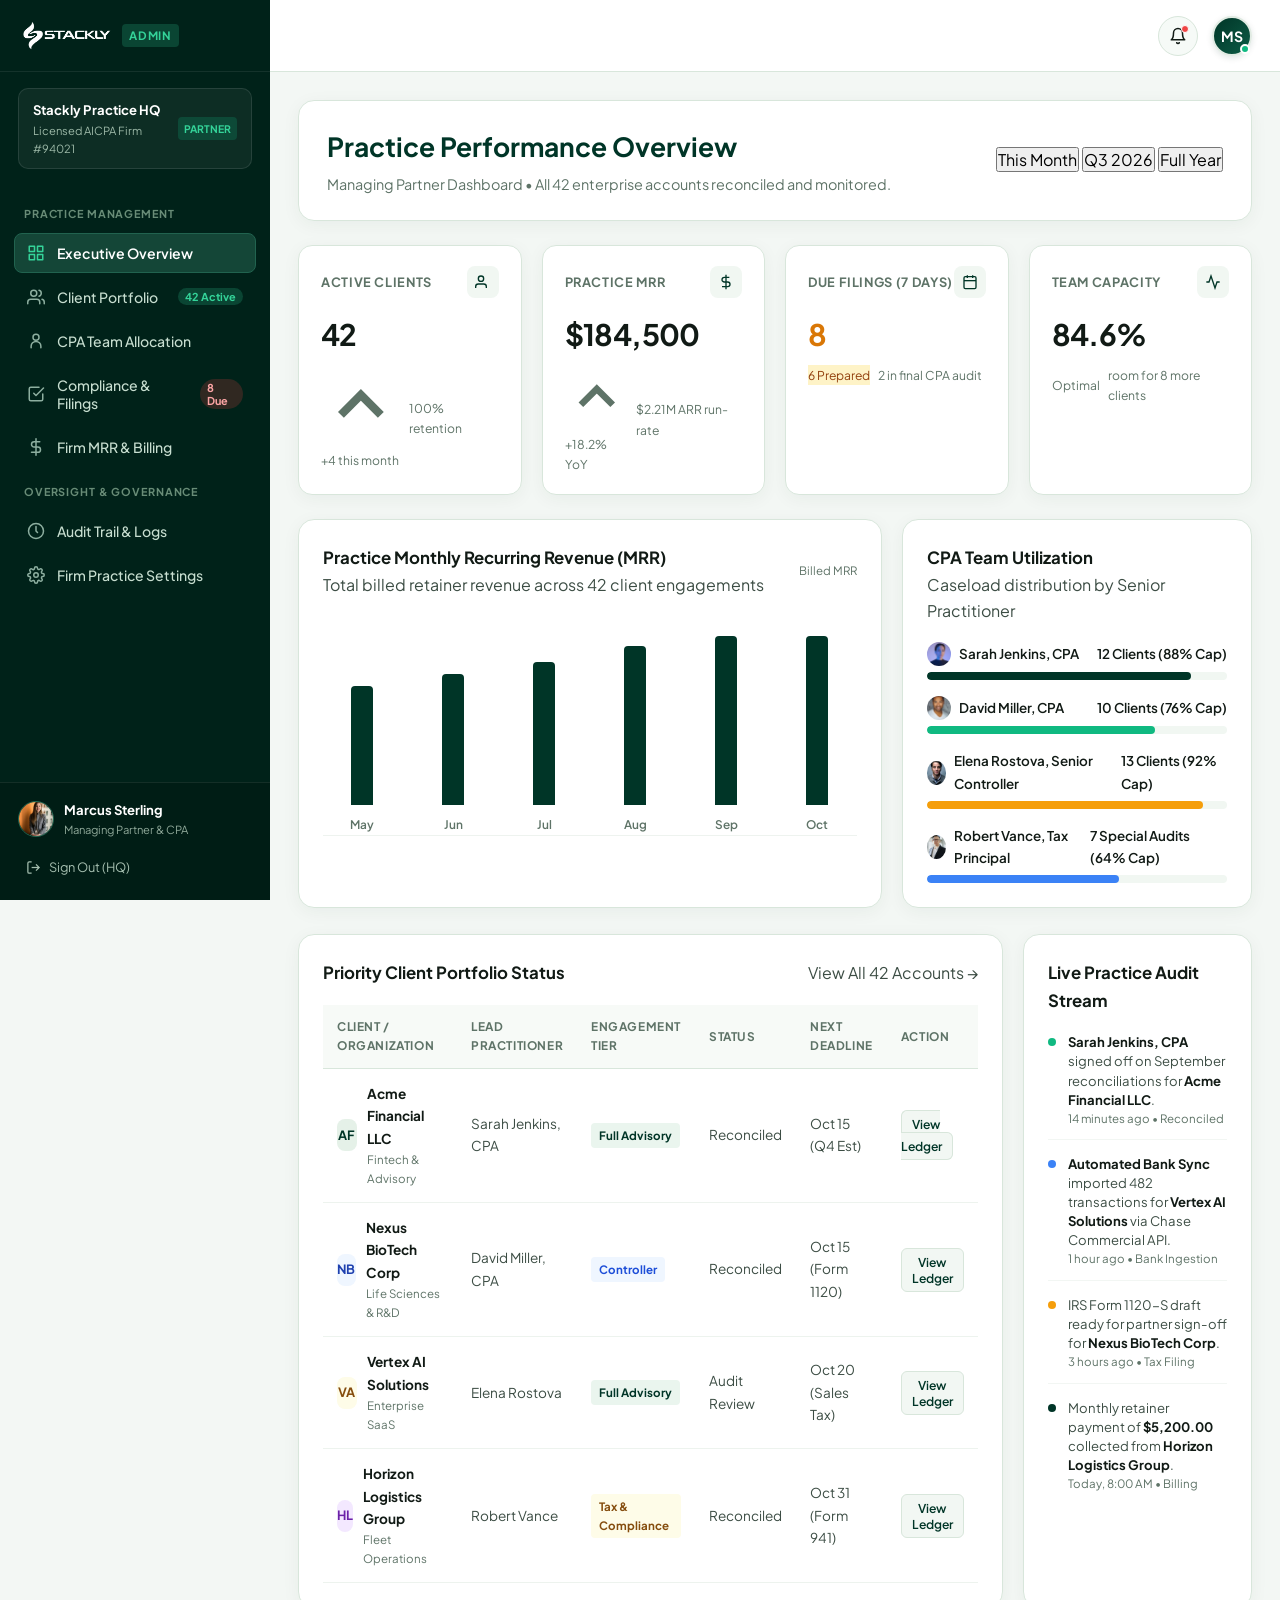
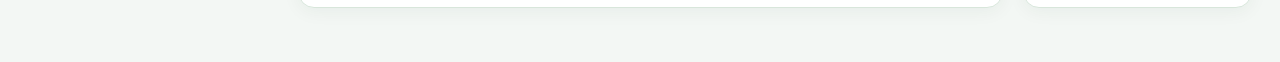
<file: admindashboard.html>
<!DOCTYPE html>
<html lang="en">
<head>
  <meta charset="UTF-8">
  <meta name="viewport" content="width=device-width, initial-scale=1.0">
  <title>Practice Partner Management — Stackly Accounting &amp; Finance</title>
  <meta name="description" content="Executive administration portal for managing partner oversight, CPA allocation, client portfolios, and statutory compliance.">
  <link rel="icon" type="image/webp" href="assets/logo.webp">

  <!-- Stylesheets -->
  <link rel="stylesheet" href="css/index.css">
  <link rel="stylesheet" href="css/admindashboard.css">
  <link rel="stylesheet" href="css/animation.css">
  <link rel="stylesheet" href="css/responsive.css">
</head>
<body class="admin-dashboard-body">

  <!-- ==========================================================================
       Admin Sidebar
       ========================================================================= -->
  <aside class="admin-sidebar" id="admin-sidebar">
    <div class="admin-sidebar-header">
      <a href="index.html" class="admin-brand">
        <img src="assets/logo.webp" alt="Stackly" class="admin-brand-img" />
        <span class="admin-badge-role">Admin</span>
      </a>
      <button class="admin-mobile-toggle" id="admin-sidebar-close" aria-label="Close sidebar" style="color: var(--white);">
        <svg width="20" height="20" fill="none" stroke="currentColor" stroke-width="2" viewBox="0 0 24 24">
          <path stroke-linecap="round" stroke-linejoin="round" d="M6 18L18 6M6 6l12 12"/>
        </svg>
      </button>
    </div>

    <!-- Firm Overview Pill -->
    <div class="admin-badge-firm">
      <div>
        <div class="firm-info-title">Stackly Practice HQ</div>
        <div class="firm-info-subtitle">Licensed AICPA Firm #94021</div>
      </div>
      <span class="firm-role-pill">Partner</span>
    </div>

    <!-- Admin Nav Items -->
    <nav class="admin-nav" aria-label="Practice Navigation">
      <div class="admin-nav-heading">Practice Management</div>

      <button type="button" class="admin-nav-item active" data-tab="admin-tab-overview">
        <svg viewBox="0 0 24 24" fill="none" stroke="currentColor" stroke-width="2" stroke-linecap="round" stroke-linejoin="round">
          <rect x="3" y="3" width="7" height="7"></rect>
          <rect x="14" y="3" width="7" height="7"></rect>
          <rect x="14" y="14" width="7" height="7"></rect>
          <rect x="3" y="14" width="7" height="7"></rect>
        </svg>
        <span>Executive Overview</span>
      </button>

      <button type="button" class="admin-nav-item" data-tab="admin-tab-clients">
        <svg viewBox="0 0 24 24" fill="none" stroke="currentColor" stroke-width="2" stroke-linecap="round" stroke-linejoin="round">
          <path d="M17 21v-2a4 4 0 0 0-4-4H5a4 4 0 0 0-4 4v2"></path>
          <circle cx="9" cy="7" r="4"></circle>
          <path d="M23 21v-2a4 4 0 0 0-3-3.87"></path>
          <path d="M16 3.13a4 4 0 0 1 0 7.75"></path>
        </svg>
        <span>Client Portfolio</span>
        <span class="admin-badge-count" style="background-color: rgba(52, 211, 153, 0.2); color: #34d399;">42 Active</span>
      </button>

      <button type="button" class="admin-nav-item" data-tab="admin-tab-team">
        <svg viewBox="0 0 24 24" fill="none" stroke="currentColor" stroke-width="2" stroke-linecap="round" stroke-linejoin="round">
          <circle cx="12" cy="7" r="4"></circle>
          <path d="M5.5 21v-2a6.5 6.5 0 0 1 13 0v2"></path>
        </svg>
        <span>CPA Team Allocation</span>
      </button>

      <button type="button" class="admin-nav-item" data-tab="admin-tab-compliance">
        <svg viewBox="0 0 24 24" fill="none" stroke="currentColor" stroke-width="2" stroke-linecap="round" stroke-linejoin="round">
          <polyline points="9 11 12 14 22 4"></polyline>
          <path d="M21 12v7a2 2 0 0 1-2 2H5a2 2 0 0 1-2-2V5a2 2 0 0 1 2-2h11"></path>
        </svg>
        <span>Compliance &amp; Filings</span>
        <span class="admin-badge-count">8 Due</span>
      </button>

      <button type="button" class="admin-nav-item" data-tab="admin-tab-billing">
        <svg viewBox="0 0 24 24" fill="none" stroke="currentColor" stroke-width="2" stroke-linecap="round" stroke-linejoin="round">
          <line x1="12" y1="1" x2="12" y2="23"></line>
          <path d="M17 5H9.5a3.5 3.5 0 0 0 0 7h5a3.5 3.5 0 0 1 0 7H6"></path>
        </svg>
        <span>Firm MRR &amp; Billing</span>
      </button>

      <div class="admin-nav-heading">Oversight &amp; Governance</div>

      <button type="button" class="admin-nav-item" data-tab="admin-tab-audit">
        <svg viewBox="0 0 24 24" fill="none" stroke="currentColor" stroke-width="2" stroke-linecap="round" stroke-linejoin="round">
          <circle cx="12" cy="12" r="10"></circle>
          <polyline points="12 6 12 12 14 14"></polyline>
        </svg>
        <span>Audit Trail &amp; Logs</span>
      </button>

      <button type="button" class="admin-nav-item" data-tab="admin-tab-settings">
        <svg viewBox="0 0 24 24" fill="none" stroke="currentColor" stroke-width="2" stroke-linecap="round" stroke-linejoin="round">
          <circle cx="12" cy="12" r="3"></circle>
          <path d="M19.4 15a1.65 1.65 0 0 0 .33 1.82l.06.06a2 2 0 0 1 0 2.83 2 2 0 0 1-2.83 0l-.06-.06a1.65 1.65 0 0 0-1.82-.33 1.65 1.65 0 0 0-1 1.51V21a2 2 0 0 1-2 2 2 2 0 0 1-2-2v-.09A1.65 1.65 0 0 0 9 19.4a1.65 1.65 0 0 0-1.82.33l-.06.06a2 2 0 0 1-2.83 0 2 2 0 0 1 0-2.83l.06-.06a1.65 1.65 0 0 0 .33-1.82 1.65 1.65 0 0 0-1.51-1H3a2 2 0 0 1-2-2 2 2 0 0 1 2-2h.09A1.65 1.65 0 0 0 4.6 9a1.65 1.65 0 0 0-.33-1.82l-.06-.06a2 2 0 0 1 0-2.83 2 2 0 0 1 2.83 0l.06.06a1.65 1.65 0 0 0 1.82.33H9a1.65 1.65 0 0 0 1-1.51V3a2 2 0 0 1 2-2 2 2 0 0 1 2 2v.09a1.65 1.65 0 0 0 1 1.51 1.65 1.65 0 0 0 1.82-.33l.06-.06a2 2 0 0 1 2.83 0 2 2 0 0 1 0 2.83l-.06.06a1.65 1.65 0 0 0-.33 1.82V9a1.65 1.65 0 0 0 1.51 1H21a2 2 0 0 1 2 2 2 2 0 0 1-2 2h-.09a1.65 1.65 0 0 0-1.51 1z"></path>
        </svg>
        <span>Firm Practice Settings</span>
      </button>
    </nav>

    <!-- Admin Footer -->
    <div class="admin-sidebar-footer">
      <div class="admin-partner-widget">
        <img src="assets/leader-1.webp" alt="Marcus Sterling, Managing Partner" class="admin-partner-avatar">
        <div class="admin-partner-meta">
          <span class="admin-partner-name" id="admin-sidebar-name">Marcus Sterling</span>
          <span class="admin-partner-role">Managing Partner &amp; CPA</span>
        </div>
      </div>
      <a href="login.html" class="admin-logout-btn">
        <svg width="15" height="15" viewBox="0 0 24 24" fill="none" stroke="currentColor" stroke-width="2">
          <path d="M9 21H5a2 2 0 0 1-2-2V5a2 2 0 0 1 2-2h4"></path>
          <polyline points="16 17 21 12 16 7"></polyline>
          <line x1="21" y1="12" x2="9" y2="12"></line>
        </svg>
        <span>Sign Out (HQ)</span>
      </a>
    </div>
  </aside>

  <!-- ==========================================================================
       Admin Main Canvas
       ========================================================================= -->
  <main class="admin-main">
    
    <!-- Topbar -->
    <header class="admin-topbar">
      <div class="admin-topbar-left">
        <button class="admin-mobile-toggle" id="admin-sidebar-open" aria-label="Open sidebar">
          <svg width="24" height="24" fill="none" stroke="currentColor" stroke-width="2" viewBox="0 0 24 24">
            <path stroke-linecap="round" stroke-linejoin="round" d="M4 6h16M4 12h16M4 18h16"/>
          </svg>
        </button>
      </div>

      <div class="admin-topbar-right">
        <!-- Notification Bell & Dropdown -->
        <div class="notif-wrapper">
          <button class="notif-btn" id="admin-notif-toggle" aria-label="View notifications">
            <svg width="18" height="18" viewBox="0 0 24 24" fill="none" stroke="currentColor" stroke-width="2" stroke-linecap="round" stroke-linejoin="round">
              <path d="M18 8A6 6 0 0 0 6 8c0 7-3 9-3 9h18s-3-2-3-9"></path>
              <path d="M13.73 21a2 2 0 0 1-3.46 0"></path>
            </svg>
            <span class="notif-indicator"></span>
          </button>
          
          <div class="notif-dropdown" id="admin-notif-dropdown">
            <div class="notif-header">
              <span>Practice Alerts</span>
              <span class="notif-mark-read" id="admin-mark-read">Mark all read</span>
            </div>
            <ul class="notif-list">
              <li class="notif-item">
                <div><strong>Nexus BioTech:</strong> Q3 corporate tax return ready for partner review.</div>
                <div class="notif-item-time">10 minutes ago</div>
              </li>
              <li class="notif-item">
                <div><strong>IRS E-File:</strong> 3 Form 1120-S filings accepted successfully.</div>
                <div class="notif-item-time">45 minutes ago</div>
              </li>
              <li class="notif-item">
                <div><strong>Horizon Logistics:</strong> Requested quarterly retainer audit.</div>
                <div class="notif-item-time">3 hours ago</div>
              </li>
              <li class="notif-item">
                <div><strong>Elena Rostova (CPA):</strong> Reconciled month-end ledgers for 13 clients.</div>
                <div class="notif-item-time">5 hours ago</div>
              </li>
            </ul>
          </div>
        </div>

        <!-- Admin Profile with Initial -->
        <div class="admin-profile-wrapper">
          <button class="admin-profile-btn" id="admin-profile-toggle" aria-label="Account menu" aria-expanded="false" title="Marcus Sterling (Managing Partner)">
            <span class="admin-profile-initial" id="admin-profile-initial">MS</span>
            <span class="admin-profile-status-dot"></span>
          </button>

          <div class="admin-profile-dropdown" id="admin-profile-dropdown">
            <div class="admin-profile-header">
              <div class="admin-profile-avatar-large" id="admin-dropdown-avatar">MS</div>
              <div class="admin-profile-info">
                <span class="admin-profile-name" id="admin-dropdown-name">Marcus Sterling</span>
                <span class="admin-profile-role">Managing Partner &amp; CPA</span>
                <span class="admin-profile-email" id="admin-dropdown-email">m.sterling@stackly.com</span>
              </div>
            </div>
            <div class="admin-profile-divider"></div>
            <ul class="admin-profile-menu">
              <li>
                <button type="button" class="admin-profile-menu-item" onclick="switchAdminTab('admin-tab-settings'); closeAdminProfileDropdown();">
                  <svg width="15" height="15" viewBox="0 0 24 24" fill="none" stroke="currentColor" stroke-width="2">
                    <circle cx="12" cy="12" r="3"></circle>
                    <path d="M19.4 15a1.65 1.65 0 0 0 .33 1.82l.06.06a2 2 0 0 1 0 2.83 2 2 0 0 1-2.83 0l-.06-.06a1.65 1.65 0 0 0-1.82-.33 1.65 1.65 0 0 0-1 1.51V21a2 2 0 0 1-2 2 2 2 0 0 1-2-2v-.09A1.65 1.65 0 0 0 9 19.4a1.65 1.65 0 0 0-1.82.33l-.06.06a2 2 0 0 1-2.83 0 2 2 0 0 1 0-2.83l.06-.06a1.65 1.65 0 0 0 .33-1.82 1.65 1.65 0 0 0-1.51-1H3a2 2 0 0 1-2-2 2 2 0 0 1 2-2h.09A1.65 1.65 0 0 0 4.6 9a1.65 1.65 0 0 0-.33-1.82l-.06-.06a2 2 0 0 1 0-2.83 2 2 0 0 1 2.83 0l.06.06a1.65 1.65 0 0 0 1.82.33H9a1.65 1.65 0 0 0 1-1.51V3a2 2 0 0 1 2-2 2 2 0 0 1 2 2v.09a1.65 1.65 0 0 0 1 1.51 1.65 1.65 0 0 0 1.82-.33l.06-.06a2 2 0 0 1 2.83 0 2 2 0 0 1 0 2.83l-.06.06a1.65 1.65 0 0 0-.33 1.82V9a1.65 1.65 0 0 0 1.51 1H21a2 2 0 0 1 2 2 2 2 0 0 1-2 2h-.09a1.65 1.65 0 0 0-1.51 1z"/>
                  </svg>
                  <span>Firm Practice Settings</span>
                </button>
              </li>
              <li>
                <a href="userdashboard.html" class="admin-profile-menu-item">
                  <svg width="15" height="15" viewBox="0 0 24 24" fill="none" stroke="currentColor" stroke-width="2">
                    <path d="M15 3h4a2 2 0 0 1 2 2v14a2 2 0 0 1-2 2h-4"></path>
                    <polyline points="10 17 15 12 10 7"></polyline>
                    <line x1="15" y1="12" x2="3" y2="12"></line>
                  </svg>
                  <span>Switch to Client Portal</span>
                </a>
              </li>
              <li>
                <a href="login.html" class="admin-profile-menu-item logout">
                  <svg width="15" height="15" viewBox="0 0 24 24" fill="none" stroke="currentColor" stroke-width="2">
                    <path d="M9 21H5a2 2 0 0 1-2-2V5a2 2 0 0 1 2-2h4"></path>
                    <polyline points="16 17 21 12 16 7"></polyline>
                    <line x1="21" y1="12" x2="9" y2="12"></line>
                  </svg>
                  <span>Sign Out (HQ)</span>
                </a>
              </li>
            </ul>
          </div>
        </div>
      </div>
    </header>

    <!-- Admin Content Panels -->
    <div class="admin-content-container">

      <!-- ======================================================================
           TAB 1: EXECUTIVE OVERVIEW
           ====================================================================== -->
      <section class="admin-tab-panel active" id="admin-tab-overview">
        
        <!-- Welcome Banner -->
        <div class="admin-welcome-banner">
          <div>
            <h1 class="admin-banner-title">Practice Performance Overview</h1>
            <p class="admin-banner-sub">Managing Partner Dashboard • All 42 enterprise accounts reconciled and monitored.</p>
          </div>
          <div class="banner-period-group">
            <button class="period-pill active" data-admin-period="month">This Month</button>
            <button class="period-pill" data-admin-period="quarter">Q3 2026</button>
            <button class="period-pill" data-admin-period="year">Full Year</button>
          </div>
        </div>

        <!-- 4 KPI Cards -->
        <div class="admin-kpi-grid">
          
          <div class="admin-kpi-card">
            <div class="admin-kpi-top">
              <span class="admin-kpi-label">Active Clients</span>
              <div class="admin-kpi-icon">
                <svg viewBox="0 0 24 24" fill="none" stroke="currentColor" stroke-width="2">
                  <path d="M17 21v-2a4 4 0 0 0-4-4H5a4 4 0 0 0-4 4v2"></path>
                  <circle cx="9" cy="7" r="4"></circle>
                </svg>
              </div>
            </div>
            <div class="admin-kpi-val" id="admin-kpi-clients">42</div>
            <div class="admin-kpi-bot">
              <span class="trend-badge positive">
                <svg viewBox="0 0 24 24" fill="none" stroke="currentColor" stroke-width="2.5"><polyline points="18 15 12 9 6 15"/></svg>
                +4 this month
              </span>
              <span>100% retention</span>
            </div>
          </div>

          <div class="admin-kpi-card">
            <div class="admin-kpi-top">
              <span class="admin-kpi-label">Practice MRR</span>
              <div class="admin-kpi-icon">
                <svg viewBox="0 0 24 24" fill="none" stroke="currentColor" stroke-width="2">
                  <line x1="12" y1="1" x2="12" y2="23"></line>
                  <path d="M17 5H9.5a3.5 3.5 0 0 0 0 7h5a3.5 3.5 0 0 1 0 7H6"></path>
                </svg>
              </div>
            </div>
            <div class="admin-kpi-val" id="admin-kpi-mrr">$184,500</div>
            <div class="admin-kpi-bot">
              <span class="trend-badge positive">
                <svg viewBox="0 0 24 24" fill="none" stroke="currentColor" stroke-width="2.5"><polyline points="18 15 12 9 6 15"/></svg>
                +18.2% YoY
              </span>
              <span>$2.21M ARR run-rate</span>
            </div>
          </div>

          <div class="admin-kpi-card">
            <div class="admin-kpi-top">
              <span class="admin-kpi-label">Due Filings (7 Days)</span>
              <div class="admin-kpi-icon">
                <svg viewBox="0 0 24 24" fill="none" stroke="currentColor" stroke-width="2">
                  <rect x="3" y="4" width="18" height="18" rx="2" ry="2"></rect>
                  <line x1="16" y1="2" x2="16" y2="6"></line>
                  <line x1="8" y1="2" x2="8" y2="6"></line>
                  <line x1="3" y1="10" x2="21" y2="10"></line>
                </svg>
              </div>
            </div>
            <div class="admin-kpi-val" id="admin-kpi-filings" style="color: #d97706;">8</div>
            <div class="admin-kpi-bot">
              <span class="trend-badge" style="background-color: #fef3c7; color: #92400e;">6 Prepared</span>
              <span>2 in final CPA audit</span>
            </div>
          </div>

          <div class="admin-kpi-card">
            <div class="admin-kpi-top">
              <span class="admin-kpi-label">Team Capacity</span>
              <div class="admin-kpi-icon">
                <svg viewBox="0 0 24 24" fill="none" stroke="currentColor" stroke-width="2">
                  <polyline points="22 12 18 12 15 21 9 3 6 12 2 12"></polyline>
                </svg>
              </div>
            </div>
            <div class="admin-kpi-val" id="admin-kpi-capacity">84.6%</div>
            <div class="admin-kpi-bot">
              <span class="trend-badge positive">Optimal</span>
              <span>room for 8 more clients</span>
            </div>
          </div>

        </div>

        <!-- Charts & Team Row -->
        <div class="admin-charts-grid">
          
          <!-- Practice Revenue Growth Chart -->
          <div class="admin-card">
            <div class="admin-card-header">
              <div>
                <h3 class="admin-card-title">Practice Monthly Recurring Revenue (MRR)</h3>
                <span class="chart-card-desc">Total billed retainer revenue across 42 client engagements</span>
              </div>
              <div class="chart-legend">
                <div class="legend-item">
                  <span class="legend-color-dot" style="background-color: var(--admin-primary);"></span>
                  <span>Billed MRR</span>
                </div>
              </div>
            </div>

            <div class="practice-chart-wrapper" id="admin-revenue-chart">
              <div class="practice-col-group">
                <div class="chart-tooltip">May: $148K MRR</div>
                <div class="practice-bar-container" style="height: 60%;"></div>
                <span class="practice-month-name">May</span>
              </div>
              <div class="practice-col-group">
                <div class="chart-tooltip">Jun: $156K MRR</div>
                <div class="practice-bar-container" style="height: 66%;"></div>
                <span class="practice-month-name">Jun</span>
              </div>
              <div class="practice-col-group">
                <div class="chart-tooltip">Jul: $164K MRR</div>
                <div class="practice-bar-container" style="height: 72%;"></div>
                <span class="practice-month-name">Jul</span>
              </div>
              <div class="practice-col-group">
                <div class="chart-tooltip">Aug: $172K MRR</div>
                <div class="practice-bar-container" style="height: 80%;"></div>
                <span class="practice-month-name">Aug</span>
              </div>
              <div class="practice-col-group">
                <div class="chart-tooltip">Sep: $179K MRR</div>
                <div class="practice-bar-container" style="height: 88%;"></div>
                <span class="practice-month-name">Sep</span>
              </div>
              <div class="practice-col-group">
                <div class="chart-tooltip">Oct: $184.5K MRR</div>
                <div class="practice-bar-container" style="height: 94%;"></div>
                <span class="practice-month-name">Oct</span>
              </div>
            </div>
          </div>

          <!-- CPA Team Workload Distribution -->
          <div class="admin-card">
            <div class="admin-card-header">
              <div>
                <h3 class="admin-card-title">CPA Team Utilization</h3>
                <span class="chart-card-desc">Caseload distribution by Senior Practitioner</span>
              </div>
            </div>

            <div class="workload-list">
              
              <div class="workload-item">
                <div class="workload-meta">
                  <div class="workload-meta-left">
                    <img src="assets/avatar-1.webp" alt="Sarah Jenkins" class="workload-avatar">
                    <span>Sarah Jenkins, CPA</span>
                  </div>
                  <span>12 Clients (88% Cap)</span>
                </div>
                <div class="workload-track">
                  <div class="workload-fill fill-cpa-1"></div>
                </div>
              </div>

              <div class="workload-item">
                <div class="workload-meta">
                  <div class="workload-meta-left">
                    <img src="assets/avatar-2.webp" alt="David Miller" class="workload-avatar">
                    <span>David Miller, CPA</span>
                  </div>
                  <span>10 Clients (76% Cap)</span>
                </div>
                <div class="workload-track">
                  <div class="workload-fill fill-cpa-2"></div>
                </div>
              </div>

              <div class="workload-item">
                <div class="workload-meta">
                  <div class="workload-meta-left">
                    <img src="assets/avatar-3.webp" alt="Elena Rostova" class="workload-avatar">
                    <span>Elena Rostova, Senior Controller</span>
                  </div>
                  <span>13 Clients (92% Cap)</span>
                </div>
                <div class="workload-track">
                  <div class="workload-fill fill-cpa-3"></div>
                </div>
              </div>

              <div class="workload-item">
                <div class="workload-meta">
                  <div class="workload-meta-left">
                    <img src="assets/leader-2.webp" alt="Robert Vance" class="workload-avatar">
                    <span>Robert Vance, Tax Principal</span>
                  </div>
                  <span>7 Special Audits (64% Cap)</span>
                </div>
                <div class="workload-track">
                  <div class="workload-fill fill-cpa-4"></div>
                </div>
              </div>

            </div>
          </div>

        </div>

        <!-- Client Management Quick Matrix & Live Audit Log -->
        <div class="admin-charts-grid" style="grid-template-columns: 2fr 1.1fr;">
          
          <!-- Client Table -->
          <div class="admin-card">
            <div class="admin-card-header">
              <h3 class="admin-card-title">Priority Client Portfolio Status</h3>
              <a href="#" class="panel-action-link" onclick="switchAdminTab('admin-tab-clients'); return false;">View All 42 Accounts &rarr;</a>
            </div>

            <div class="admin-table-container">
              <table class="admin-table">
                <thead>
                  <tr>
                    <th>Client / Organization</th>
                    <th>Lead Practitioner</th>
                    <th>Engagement Tier</th>
                    <th>Status</th>
                    <th>Next Deadline</th>
                    <th>Action</th>
                  </tr>
                </thead>
                <tbody>
                  <tr>
                    <td>
                      <div class="client-name-cell">
                        <div class="client-avatar-cell">AF</div>
                        <div>
                          <div class="client-title-text">Acme Financial LLC</div>
                          <div class="client-industry-text">Fintech &amp; Advisory</div>
                        </div>
                      </div>
                    </td>
                    <td>Sarah Jenkins, CPA</td>
                    <td><span class="tag-badge tier-advisory">Full Advisory</span></td>
                    <td><span class="status-pill completed">Reconciled</span></td>
                    <td>Oct 15 (Q4 Est)</td>
                    <td><a href="userdashboard.html" class="btn-table-action" target="_blank">View Ledger</a></td>
                  </tr>

                  <tr>
                    <td>
                      <div class="client-name-cell">
                        <div class="client-avatar-cell" style="background-color: #eff6ff; color: #1e40af;">NB</div>
                        <div>
                          <div class="client-title-text">Nexus BioTech Corp</div>
                          <div class="client-industry-text">Life Sciences &amp; R&amp;D</div>
                        </div>
                      </div>
                    </td>
                    <td>David Miller, CPA</td>
                    <td><span class="tag-badge tier-controller">Controller</span></td>
                    <td><span class="status-pill completed">Reconciled</span></td>
                    <td>Oct 15 (Form 1120)</td>
                    <td><button class="btn-table-action" onclick="alert('Opening Nexus BioTech master audit file...')">View Ledger</button></td>
                  </tr>

                  <tr>
                    <td>
                      <div class="client-name-cell">
                        <div class="client-avatar-cell" style="background-color: #fefce8; color: #854d0e;">VA</div>
                        <div>
                          <div class="client-title-text">Vertex AI Solutions</div>
                          <div class="client-industry-text">Enterprise SaaS</div>
                        </div>
                      </div>
                    </td>
                    <td>Elena Rostova</td>
                    <td><span class="tag-badge tier-advisory">Full Advisory</span></td>
                    <td><span class="status-pill pending">Audit Review</span></td>
                    <td>Oct 20 (Sales Tax)</td>
                    <td><button class="btn-table-action" onclick="alert('Opening Vertex AI master audit file...')">View Ledger</button></td>
                  </tr>

                  <tr>
                    <td>
                      <div class="client-name-cell">
                        <div class="client-avatar-cell" style="background-color: #f3e8ff; color: #6b21a8;">HL</div>
                        <div>
                          <div class="client-title-text">Horizon Logistics Group</div>
                          <div class="client-industry-text">Fleet Operations</div>
                        </div>
                      </div>
                    </td>
                    <td>Robert Vance</td>
                    <td><span class="tag-badge tier-compliance">Tax &amp; Compliance</span></td>
                    <td><span class="status-pill completed">Reconciled</span></td>
                    <td>Oct 31 (Form 941)</td>
                    <td><button class="btn-table-action" onclick="alert('Opening Horizon Logistics audit file...')">View Ledger</button></td>
                  </tr>
                </tbody>
              </table>
            </div>
          </div>

          <!-- Live Compliance Feed -->
          <div class="admin-card">
            <div class="admin-card-header">
              <h3 class="admin-card-title">Live Practice Audit Stream</h3>
              <span class="status-dot-pulse"></span>
            </div>

            <div class="activity-feed-list">
              <div class="activity-feed-item">
                <span class="activity-feed-dot" style="background-color: var(--status-emerald);"></span>
                <div class="activity-feed-content">
                  <div><strong>Sarah Jenkins, CPA</strong> signed off on September reconciliations for <strong>Acme Financial LLC</strong>.</div>
                  <div class="activity-feed-time">14 minutes ago • Reconciled</div>
                </div>
              </div>

              <div class="activity-feed-item">
                <span class="activity-feed-dot" style="background-color: #3b82f6;"></span>
                <div class="activity-feed-content">
                  <div><strong>Automated Bank Sync</strong> imported 482 transactions for <strong>Vertex AI Solutions</strong> via Chase Commercial API.</div>
                  <div class="activity-feed-time">1 hour ago • Bank Ingestion</div>
                </div>
              </div>

              <div class="activity-feed-item">
                <span class="activity-feed-dot" style="background-color: #f59e0b;"></span>
                <div class="activity-feed-content">
                  <div>IRS Form 1120-S draft ready for partner sign-off for <strong>Nexus BioTech Corp</strong>.</div>
                  <div class="activity-feed-time">3 hours ago • Tax Filing</div>
                </div>
              </div>

              <div class="activity-feed-item">
                <span class="activity-feed-dot" style="background-color: var(--admin-primary);"></span>
                <div class="activity-feed-content">
                  <div>Monthly retainer payment of <strong>$5,200.00</strong> collected from <strong>Horizon Logistics Group</strong>.</div>
                  <div class="activity-feed-time">Today, 8:00 AM • Billing</div>
                </div>
              </div>
            </div>
          </div>

        </div>

      </section>

      <!-- ======================================================================
           TAB 2: CLIENT PORTFOLIO
           ====================================================================== -->
      <section class="admin-tab-panel" id="admin-tab-clients">
        <div class="admin-card">
          <div class="admin-card-header">
            <div>
              <h2 class="admin-card-title">Complete Client Portfolio Directory</h2>
              <span class="chart-card-desc">42 Active Business Retainers • $184,500 MRR Total</span>
            </div>
            <button class="btn-new-client" onclick="alert('Adding new corporate client...')">+ New Corporate Account</button>
          </div>

          <div class="admin-table-container">
            <table class="admin-table">
              <thead>
                <tr>
                  <th>Client Organization</th>
                  <th>Contact Email</th>
                  <th>Lead Practitioner</th>
                  <th>Monthly Retainer</th>
                  <th>Engagement Tier</th>
                  <th>Books Status</th>
                  <th>Actions</th>
                </tr>
              </thead>
              <tbody>
                <tr>
                  <td><strong>Acme Financial LLC</strong></td>
                  <td>eleanor@acmefinancial.com</td>
                  <td>Sarah Jenkins, CPA</td>
                  <td class="tx-amount">$5,500/mo</td>
                  <td><span class="tag-badge tier-advisory">Full Advisory</span></td>
                  <td><span class="status-pill completed">Up to Date</span></td>
                  <td><a href="userdashboard.html" class="btn-table-action">Open Portal</a></td>
                </tr>
                <tr>
                  <td><strong>Nexus BioTech Corp</strong></td>
                  <td>finance@nexusbio.com</td>
                  <td>David Miller, CPA</td>
                  <td class="tx-amount">$7,200/mo</td>
                  <td><span class="tag-badge tier-controller">Controller</span></td>
                  <td><span class="status-pill completed">Up to Date</span></td>
                  <td><button class="btn-table-action" onclick="alert('Viewing Nexus Portal...')">Open Portal</button></td>
                </tr>
                <tr>
                  <td><strong>Vertex AI Solutions</strong></td>
                  <td>founders@vertexai.tech</td>
                  <td>Elena Rostova</td>
                  <td class="tx-amount">$6,800/mo</td>
                  <td><span class="tag-badge tier-advisory">Full Advisory</span></td>
                  <td><span class="status-pill pending">Audit Needed</span></td>
                  <td><button class="btn-table-action" onclick="alert('Viewing Vertex Portal...')">Open Portal</button></td>
                </tr>
                <tr>
                  <td><strong>Horizon Logistics Group</strong></td>
                  <td>ops@horizonlogistics.io</td>
                  <td>Robert Vance</td>
                  <td class="tx-amount">$4,500/mo</td>
                  <td><span class="tag-badge tier-compliance">Tax &amp; Compliance</span></td>
                  <td><span class="status-pill completed">Up to Date</span></td>
                  <td><button class="btn-table-action" onclick="alert('Viewing Horizon Portal...')">Open Portal</button></td>
                </tr>
              </tbody>
            </table>
          </div>
        </div>
      </section>

      <!-- ======================================================================
           TAB 3: CPA TEAM ALLOCATION
           ====================================================================== -->
      <section class="admin-tab-panel" id="admin-tab-team">
        <div class="admin-card">
          <div class="admin-card-header">
            <div>
              <h2 class="admin-card-title">CPA Practice Allocation &amp; Capacity Management</h2>
              <span class="chart-card-desc">Workload distribution and billable ratios for firm partners and controllers</span>
            </div>
            <button class="btn-new-client" onclick="alert('Invite Senior Controller modal triggered.')">+ Add Practitioner</button>
          </div>

          <div class="admin-table-container">
            <table class="admin-table">
              <thead>
                <tr>
                  <th>Practitioner</th>
                  <th>Role &amp; Credential</th>
                  <th>Active Accounts</th>
                  <th>Capacity</th>
                  <th>Billable Ratio</th>
                  <th>Performance Rating</th>
                </tr>
              </thead>
              <tbody>
                <tr>
                  <td>
                    <div class="practitioner-name-cell">
                      <img src="assets/avatar-1.webp" alt="Sarah Jenkins" class="practitioner-avatar-img">
                      <strong class="practitioner-name">Sarah Jenkins, CPA</strong>
                    </div>
                  </td>
                  <td>Senior Partner / Controller</td>
                  <td>12 Clients</td>
                  <td>88% (Near Limit)</td>
                  <td class="tx-amount inflow">96.4%</td>
                  <td><span class="status-pill completed">5.0 ★ Top Advisor</span></td>
                </tr>
                <tr>
                  <td>
                    <div class="practitioner-name-cell">
                      <img src="assets/avatar-2.webp" alt="David Miller" class="practitioner-avatar-img">
                      <strong class="practitioner-name">David Miller, CPA</strong>
                    </div>
                  </td>
                  <td>Director of Tax Advisory</td>
                  <td>10 Clients</td>
                  <td>76% (Available)</td>
                  <td class="tx-amount inflow">94.1%</td>
                  <td><span class="status-pill completed">4.9 ★ Excellent</span></td>
                </tr>
                <tr>
                  <td>
                    <div class="practitioner-name-cell">
                      <img src="assets/avatar-3.webp" alt="Elena Rostova" class="practitioner-avatar-img">
                      <strong class="practitioner-name">Elena Rostova</strong>
                    </div>
                  </td>
                  <td>Fractional CFO Specialist</td>
                  <td>13 Clients</td>
                  <td>92% (High)</td>
                  <td class="tx-amount inflow">98.2%</td>
                  <td><span class="status-pill completed">5.0 ★ Top Advisor</span></td>
                </tr>
              </tbody>
            </table>
          </div>
        </div>
      </section>

      <!-- ======================================================================
           TAB 4: COMPLIANCE & FILINGS
           ====================================================================== -->
      <section class="admin-tab-panel" id="admin-tab-compliance">
        <div class="admin-card">
          <div class="admin-card-header">
            <div>
              <h2 class="admin-card-title">Practice Statutory Filing Master Schedule</h2>
              <span class="chart-card-desc">Federal &amp; State compliance monitoring across all corporate entities</span>
            </div>
          </div>

          <div class="admin-table-container">
            <table class="admin-table">
              <thead>
                <tr>
                  <th>Filing Type</th>
                  <th>Client</th>
                  <th>Statutory Due Date</th>
                  <th>Assigned Lead</th>
                  <th>Preparation Status</th>
                  <th>IRS / State Dispatch</th>
                </tr>
              </thead>
              <tbody>
                <tr>
                  <td><strong>Q4 Estimated Corporate Tax</strong></td>
                  <td>Acme Financial LLC</td>
                  <td>Oct 15, 2026</td>
                  <td>Sarah Jenkins, CPA</td>
                  <td><span class="status-pill pending">Voucher Ready</span></td>
                  <td><button class="btn-table-action" onclick="alert('Transmitting voucher to IRS e-file gateway...')">Submit to IRS</button></td>
                </tr>
                <tr>
                  <td><strong>Form 1120-S Corporate Return</strong></td>
                  <td>Nexus BioTech Corp</td>
                  <td>Oct 15, 2026</td>
                  <td>David Miller, CPA</td>
                  <td><span class="status-pill completed">Audited &amp; Signed</span></td>
                  <td><button class="btn-table-action" onclick="alert('Transmitting return to IRS e-file gateway...')">Submit to IRS</button></td>
                </tr>
                <tr>
                  <td><strong>Form 941 Quarterly Payroll</strong></td>
                  <td>Horizon Logistics Group</td>
                  <td>Oct 31, 2026</td>
                  <td>Robert Vance</td>
                  <td><span class="status-pill completed">Reconciled</span></td>
                  <td><button class="btn-table-action" onclick="alert('Transmitting payroll return...')">Submit to State</button></td>
                </tr>
              </tbody>
            </table>
          </div>
        </div>
      </section>

      <!-- ======================================================================
           TAB 5: BILLING & PRACTICE REVENUE
           ====================================================================== -->
      <section class="admin-tab-panel" id="admin-tab-billing">
        <div class="admin-card">
          <div class="admin-card-header">
            <div>
              <h2 class="admin-card-title">Practice Retainer Collections &amp; Invoicing</h2>
              <span class="chart-card-desc">Monthly Recurring Revenue (MRR) automated credit card and ACH billing</span>
            </div>
            <button class="btn-new-client" onclick="alert('Triggering batch automated retainer run...')">Execute Monthly Batch</button>
          </div>

          <div class="admin-billing-kpi-grid">
            <div class="kpi-card">
              <span class="kpi-label">Current MRR</span>
              <div class="kpi-value" style="color: var(--admin-primary);">$184,500.00</div>
              <span class="kpi-subtext" style="font-size: 0.75rem; color: var(--text-muted);">From 42 active client retainers</span>
            </div>
            <div class="kpi-card">
              <span class="kpi-label">Collections Rate</span>
              <div class="kpi-value" style="color: var(--status-emerald);">99.2%</div>
              <span class="kpi-subtext" style="font-size: 0.75rem; color: var(--text-muted);">Auto-ACH debit enabled</span>
            </div>
            <div class="kpi-card">
              <span class="kpi-label">Average Retainer</span>
              <div class="kpi-value" style="color: var(--text-dark);">$4,392.00</div>
              <span class="kpi-subtext" style="font-size: 0.75rem; color: var(--text-muted);">Per client / month</span>
            </div>
          </div>
        </div>
      </section>

      <!-- ======================================================================
           TAB 6: AUDIT TRAIL
           ====================================================================== -->
      <section class="admin-tab-panel" id="admin-tab-audit">
        <div class="admin-card">
          <div class="admin-card-header">
            <div>
              <h2 class="admin-card-title">AICPA SOC 2 Compliance &amp; Immutable Audit Trail</h2>
              <span class="chart-card-desc">Cryptographically verified logs of all practitioner ledger modifications</span>
            </div>
            <button class="btn-topbar-action" onclick="alert('Exporting verified SOC 2 audit zip bundle...')">Export Certified Log</button>
          </div>

          <div class="activity-feed-list" style="margin-top: 14px;">
            <div class="activity-feed-item">
              <span class="activity-feed-dot" style="background-color: var(--status-emerald);"></span>
              <div class="activity-feed-content">
                <div><strong>[AUDIT-9921]</strong> User <em>Sarah Jenkins, CPA (ID: CPA-04)</em> approved journal entry #JE-2026-901 for <strong>Acme Financial LLC</strong>. Amount: $32,500.00.</div>
                <div class="activity-feed-time">2026-10-02 14:22:04 EST • SHA-256 Verified</div>
              </div>
            </div>

            <div class="activity-feed-item">
              <span class="activity-feed-dot" style="background-color: #3b82f6;"></span>
              <div class="activity-feed-content">
                <div><strong>[AUDIT-9920]</strong> Automated Chase Plaid Connector ingested 482 bank records for <strong>Vertex AI Solutions</strong>.</div>
                <div class="activity-feed-time">2026-10-02 13:00:11 EST • API Webhook Ingestion</div>
              </div>
            </div>

            <div class="activity-feed-item">
              <span class="activity-feed-dot" style="background-color: #f59e0b;"></span>
              <div class="activity-feed-content">
                <div><strong>[AUDIT-9919]</strong> User <em>David Miller, CPA (ID: CPA-08)</em> drafted IRS Form 1120-S Schedule K-1 for <strong>Nexus BioTech Corp</strong>.</div>
                <div class="activity-feed-time">2026-10-02 11:15:39 EST • Statutory Draft</div>
              </div>
            </div>
          </div>
        </div>
      </section>

      <!-- ======================================================================
           TAB 7: PRACTICE SETTINGS
           ====================================================================== -->
      <section class="admin-tab-panel" id="admin-tab-settings">
        <div class="admin-card">
          <h2 class="admin-card-title" style="margin-bottom: 18px;">Firm Governance &amp; Practice Settings</h2>
          
          <div class="admin-settings-grid">
            <div class="signup-field-group">
              <label class="signup-label">Practice Legal Name</label>
              <input type="text" class="signup-input" value="Stackly Financial Services Inc." readonly style="background-color: #f7faf7;">
            </div>
            <div class="signup-field-group">
              <label class="signup-label">State Board of Accountancy License #</label>
              <input type="text" class="signup-input" value="AICPA-NY-094021" readonly style="background-color: #f7faf7;">
            </div>
            <div class="signup-field-group">
              <label class="signup-label">Managing Partner</label>
              <input type="text" class="signup-input" id="admin-settings-partner-name" value="Marcus Sterling, CPA" readonly style="background-color: #f7faf7;">
            </div>
            <div class="signup-field-group">
              <label class="signup-label">Encryption Standard</label>
              <input type="text" class="signup-input" value="AES-256 Cloud Vault (SOC 2 Type II)" readonly style="background-color: #f7faf7;">
            </div>
          </div>

          <div style="margin-top: 24px;">
            <button class="btn-topbar-action" onclick="alert('Practice configuration verified and saved.')">Save Firm Settings</button>
          </div>
        </div>
      </section>

    </div>
  </main>

  <!-- Inline Admin Dashboard Scripts -->
  <script>
    // Tab switching
    function switchAdminTab(tabId) {
      document.querySelectorAll('.admin-tab-panel').forEach(panel => {
        panel.classList.remove('active');
      });
      document.querySelectorAll('.admin-nav-item').forEach(btn => {
        btn.classList.remove('active');
        if (btn.getAttribute('data-tab') === tabId) {
          btn.classList.add('active');
        }
      });
      const activePanel = document.getElementById(tabId);
      if (activePanel) {
        activePanel.classList.add('active');
      }
    }

    document.querySelectorAll('.admin-nav-item').forEach(btn => {
      btn.addEventListener('click', () => {
        const tabId = btn.getAttribute('data-tab');
        if (tabId) {
          switchAdminTab(tabId);
          // auto close mobile sidebar
          const sidebar = document.getElementById('admin-sidebar');
          if (sidebar) sidebar.classList.remove('open');
        }
      });
    });

    // Mobile sidebar toggle
    const openBtn = document.getElementById('admin-sidebar-open');
    const closeBtn = document.getElementById('admin-sidebar-close');
    const sidebar = document.getElementById('admin-sidebar');

    if (openBtn && sidebar) {
      openBtn.addEventListener('click', () => sidebar.classList.add('open'));
    }
    if (closeBtn && sidebar) {
      closeBtn.addEventListener('click', () => sidebar.classList.remove('open'));
    }

    // Timeframe filter for practice chart
    const adminPeriodData = {
      'month': {
        clients: '42',
        mrr: '$184,500',
        filings: '8',
        capacity: '84.6%',
        bars: ['60%', '66%', '72%', '80%', '88%', '94%']
      },
      'quarter': {
        clients: '42',
        mrr: '$542,000',
        filings: '24',
        capacity: '86.2%',
        bars: ['70%', '75%', '82%', '86%', '92%', '98%']
      },
      'year': {
        clients: '42',
        mrr: '$2,214,000',
        filings: '96',
        capacity: '85.4%',
        bars: ['52%', '60%', '71%', '79%', '89%', '96%']
      }
    };

    document.querySelectorAll('.period-pill[data-admin-period]').forEach(pill => {
      pill.addEventListener('click', () => {
        document.querySelectorAll('.period-pill[data-admin-period]').forEach(p => p.classList.remove('active'));
        pill.classList.add('active');

        const period = pill.getAttribute('data-admin-period');
        const d = adminPeriodData[period];
        if (d) {
          document.getElementById('admin-kpi-clients').textContent = d.clients;
          document.getElementById('admin-kpi-mrr').textContent = d.mrr;
          document.getElementById('admin-kpi-filings').textContent = d.filings;
          document.getElementById('admin-kpi-capacity').textContent = d.capacity;

          const barContainers = document.querySelectorAll('#admin-revenue-chart .practice-bar-container');
          barContainers.forEach((bar, idx) => {
            if (d.bars[idx]) {
              bar.style.height = d.bars[idx];
            }
          });
        }
      });
    });

    // Real-time Search filter on Client Table
    const searchInput = document.getElementById('admin-global-search');
    if (searchInput) {
      searchInput.addEventListener('input', () => {
        const query = searchInput.value.toLowerCase().trim();
        const rows = document.querySelectorAll('.admin-table tbody tr');
        rows.forEach(row => {
          const text = row.textContent.toLowerCase();
          row.style.display = text.includes(query) ? '' : 'none';
        });
      });
    }

    // Admin Notifications Dropdown
    const notifBtn = document.getElementById('admin-notif-toggle');
    const notifDropdown = document.getElementById('admin-notif-dropdown');
    const notifIndicator = notifBtn ? notifBtn.querySelector('.notif-indicator') : null;
    const markReadBtn = document.getElementById('admin-mark-read');

    if (notifBtn && notifDropdown) {
      notifBtn.addEventListener('click', (e) => {
        e.stopPropagation();
        notifDropdown.classList.toggle('show');
        if (typeof profileDropdown !== 'undefined' && profileDropdown) {
          profileDropdown.classList.remove('show');
        }
      });
    }

    if (markReadBtn && notifIndicator) {
      markReadBtn.addEventListener('click', (e) => {
        e.stopPropagation();
        notifIndicator.style.display = 'none';
        markReadBtn.textContent = 'All read';
        markReadBtn.style.color = '#94a3b8';
      });
    }

    // Admin Profile Dropdown
    const profileBtn = document.getElementById('admin-profile-toggle');
    const profileDropdown = document.getElementById('admin-profile-dropdown');

    function closeAdminProfileDropdown() {
      if (profileDropdown) profileDropdown.classList.remove('show');
    }

    if (profileBtn && profileDropdown) {
      profileBtn.addEventListener('click', (e) => {
        e.stopPropagation();
        profileDropdown.classList.toggle('show');
        if (notifDropdown) notifDropdown.classList.remove('show');
      });
    }

    // Close dropdowns on outside click
    document.addEventListener('click', (e) => {
      if (notifDropdown && !notifDropdown.contains(e.target) && notifBtn && !notifBtn.contains(e.target)) {
        notifDropdown.classList.remove('show');
      }
      if (profileDropdown && !profileDropdown.contains(e.target) && profileBtn && !profileBtn.contains(e.target)) {
        profileDropdown.classList.remove('show');
      }
    });
  </script>
  <script src="js/auth-session.js"></script>
  <script src="js/animations.js"></script>
</body>
</html>
</file>
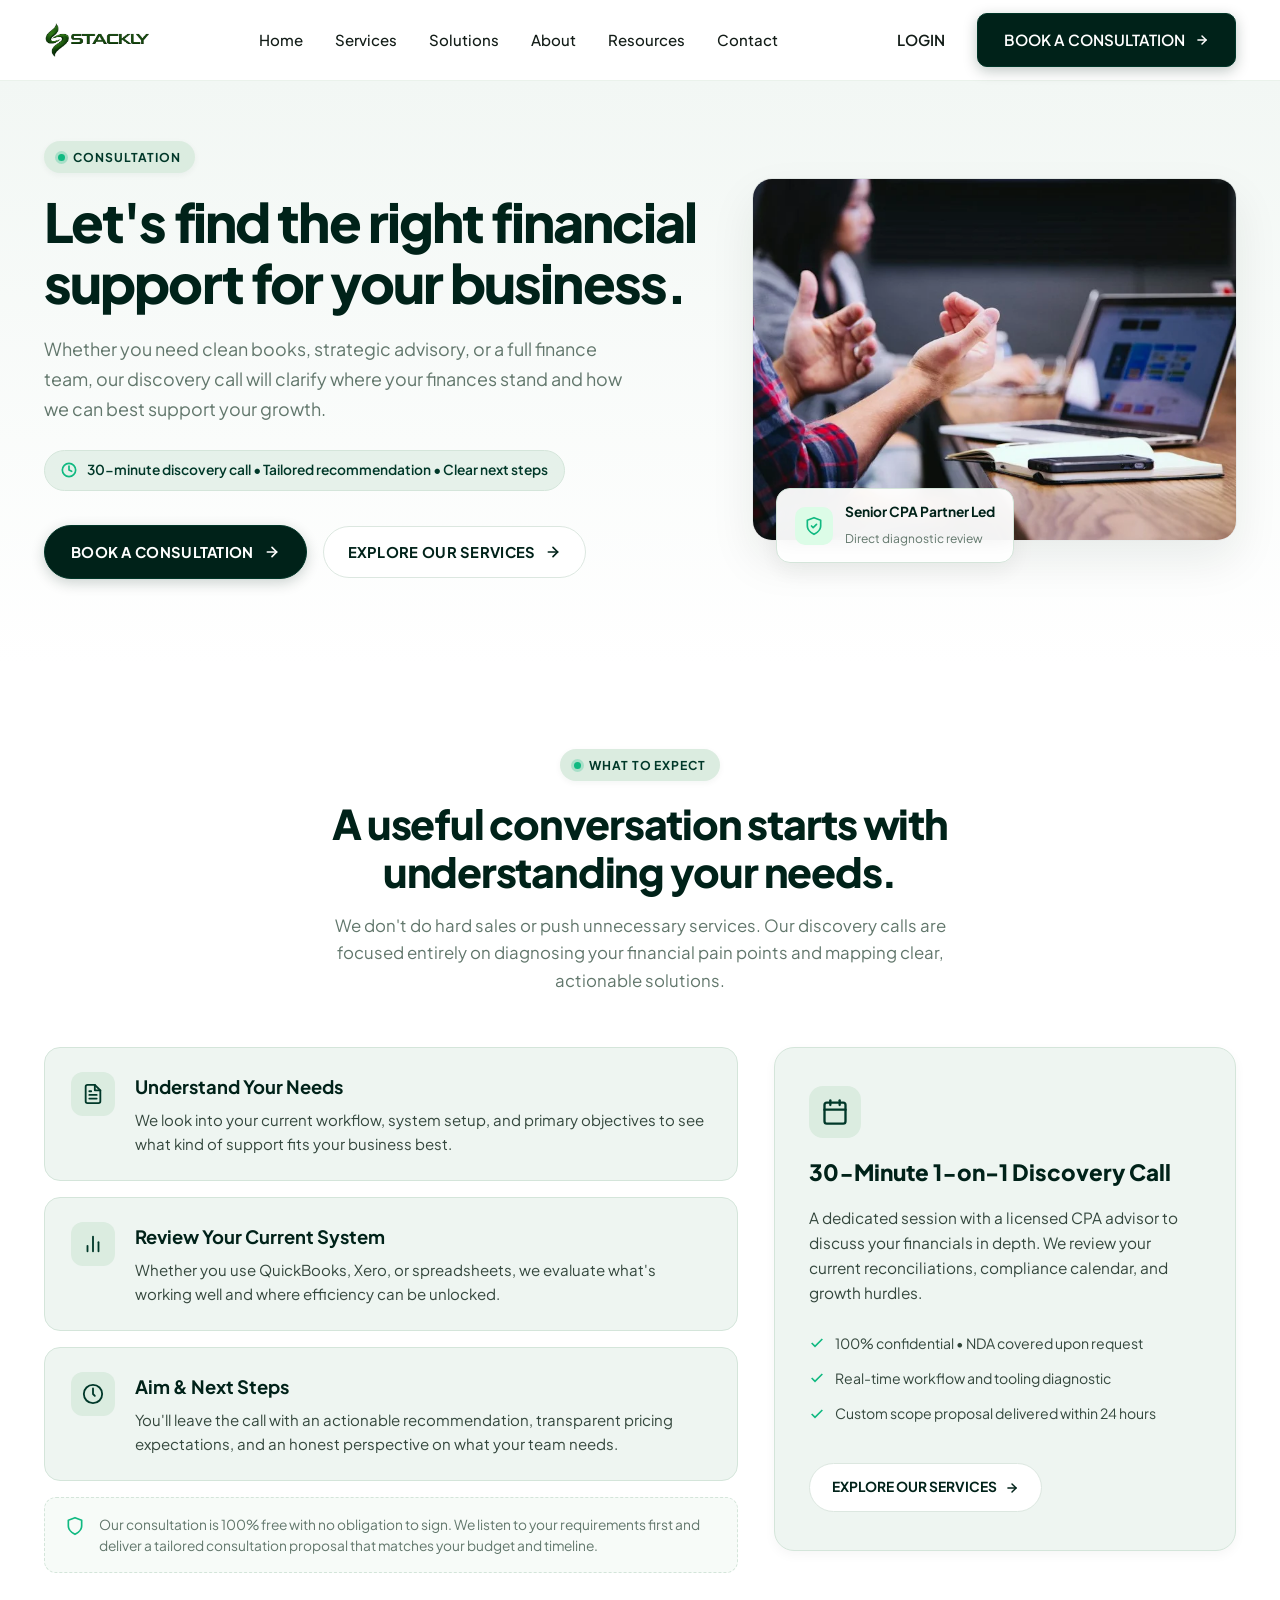
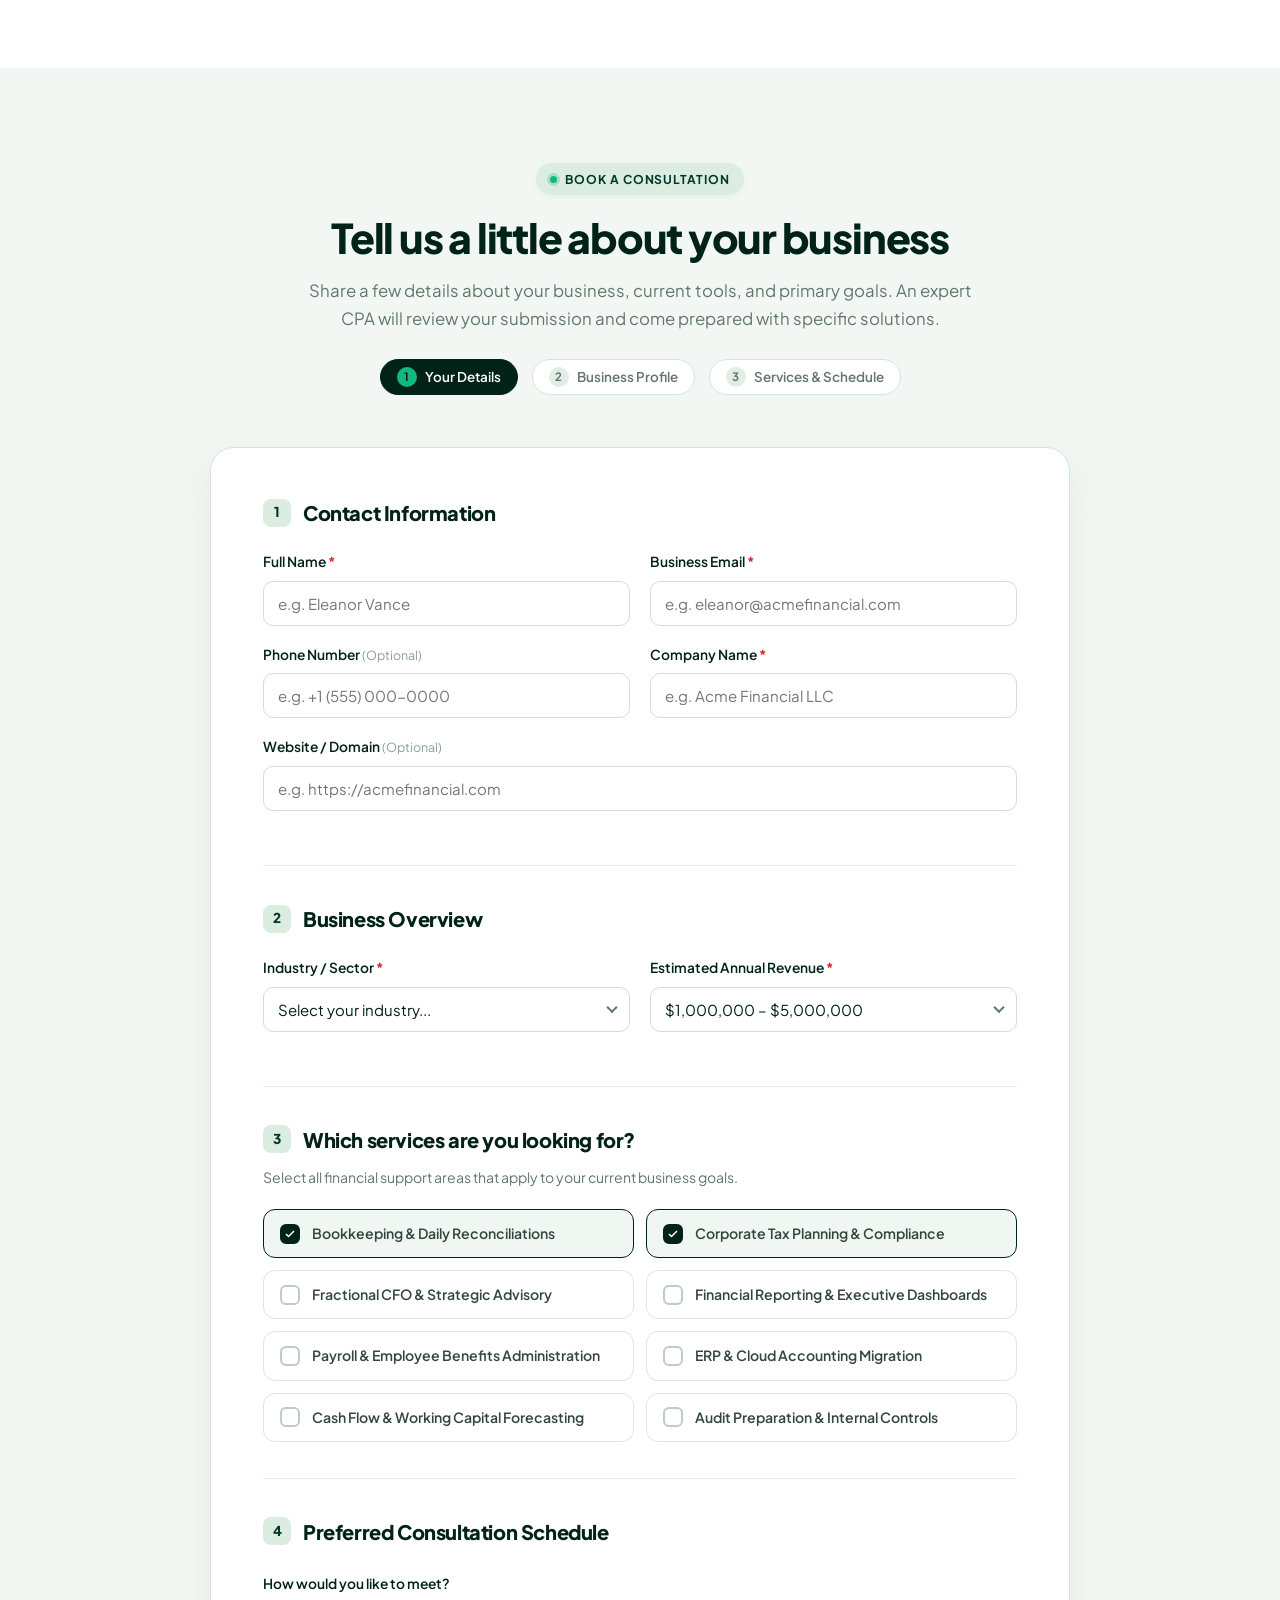
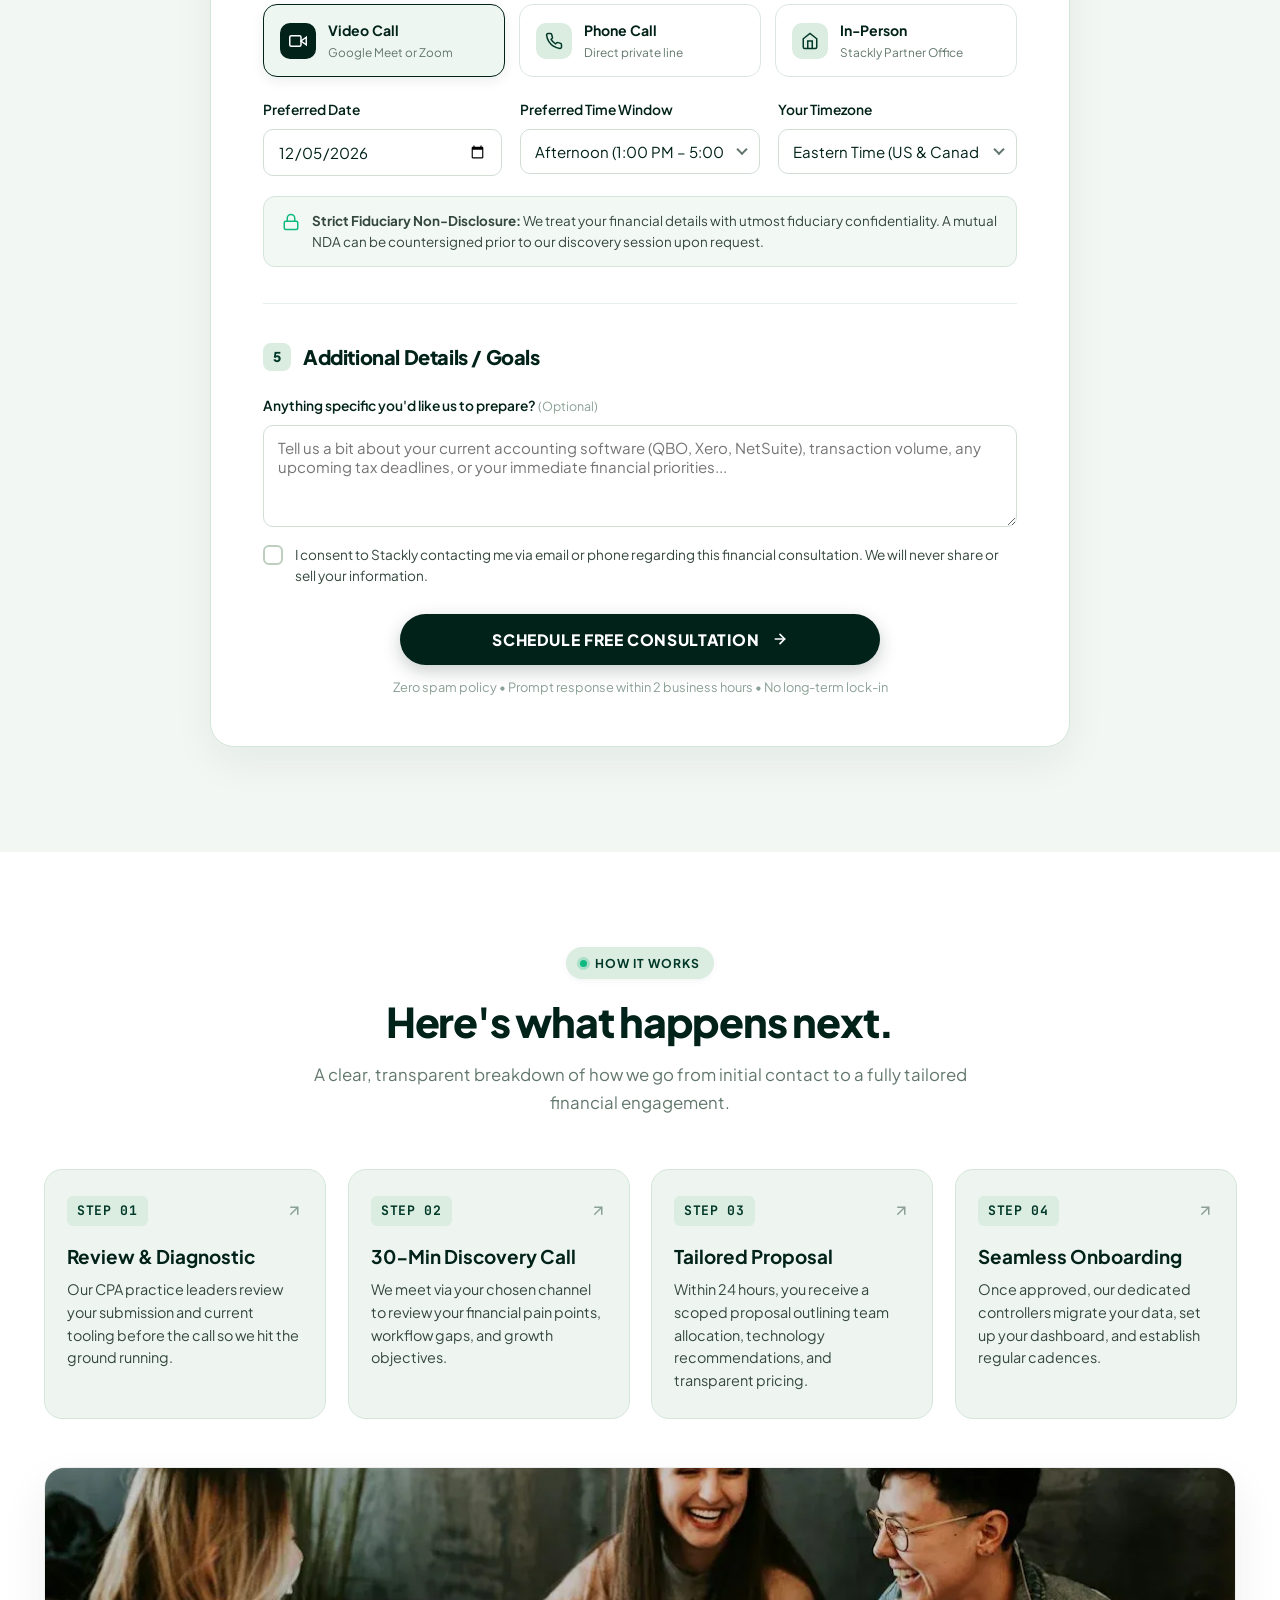
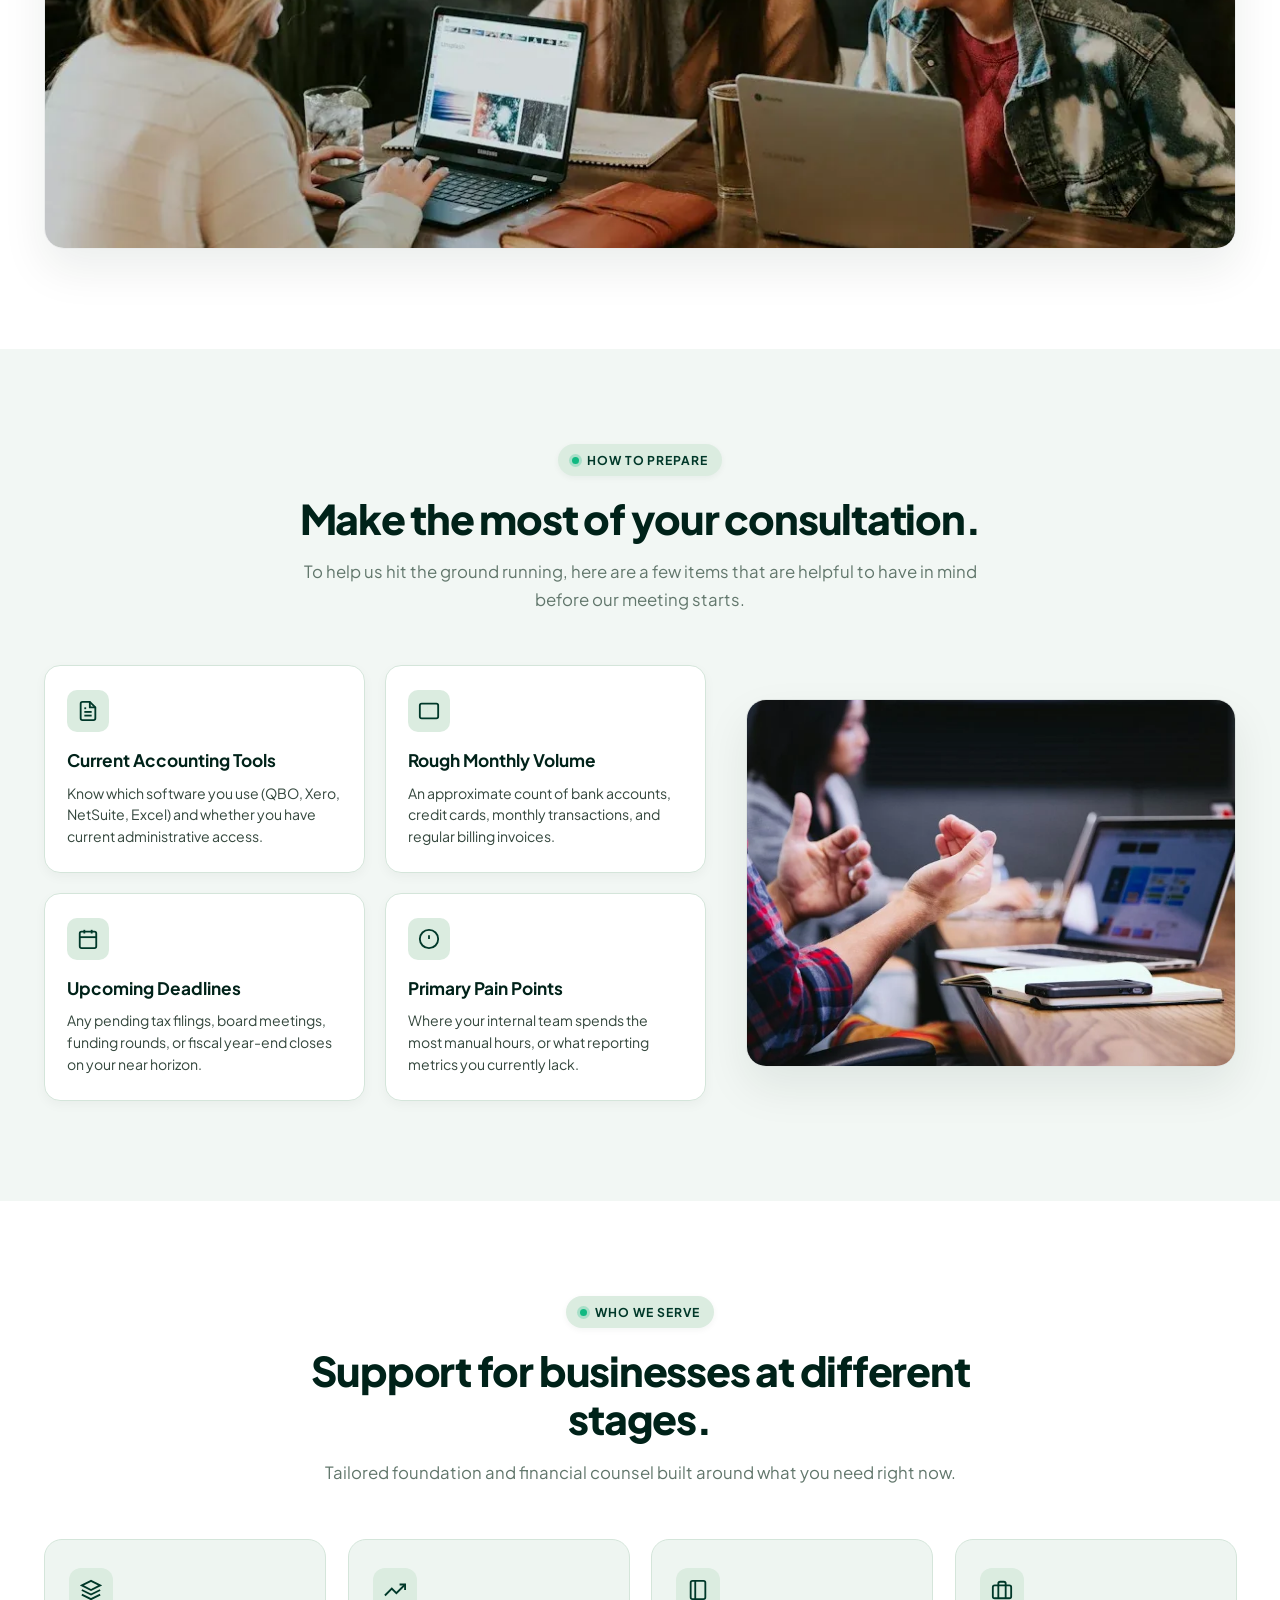
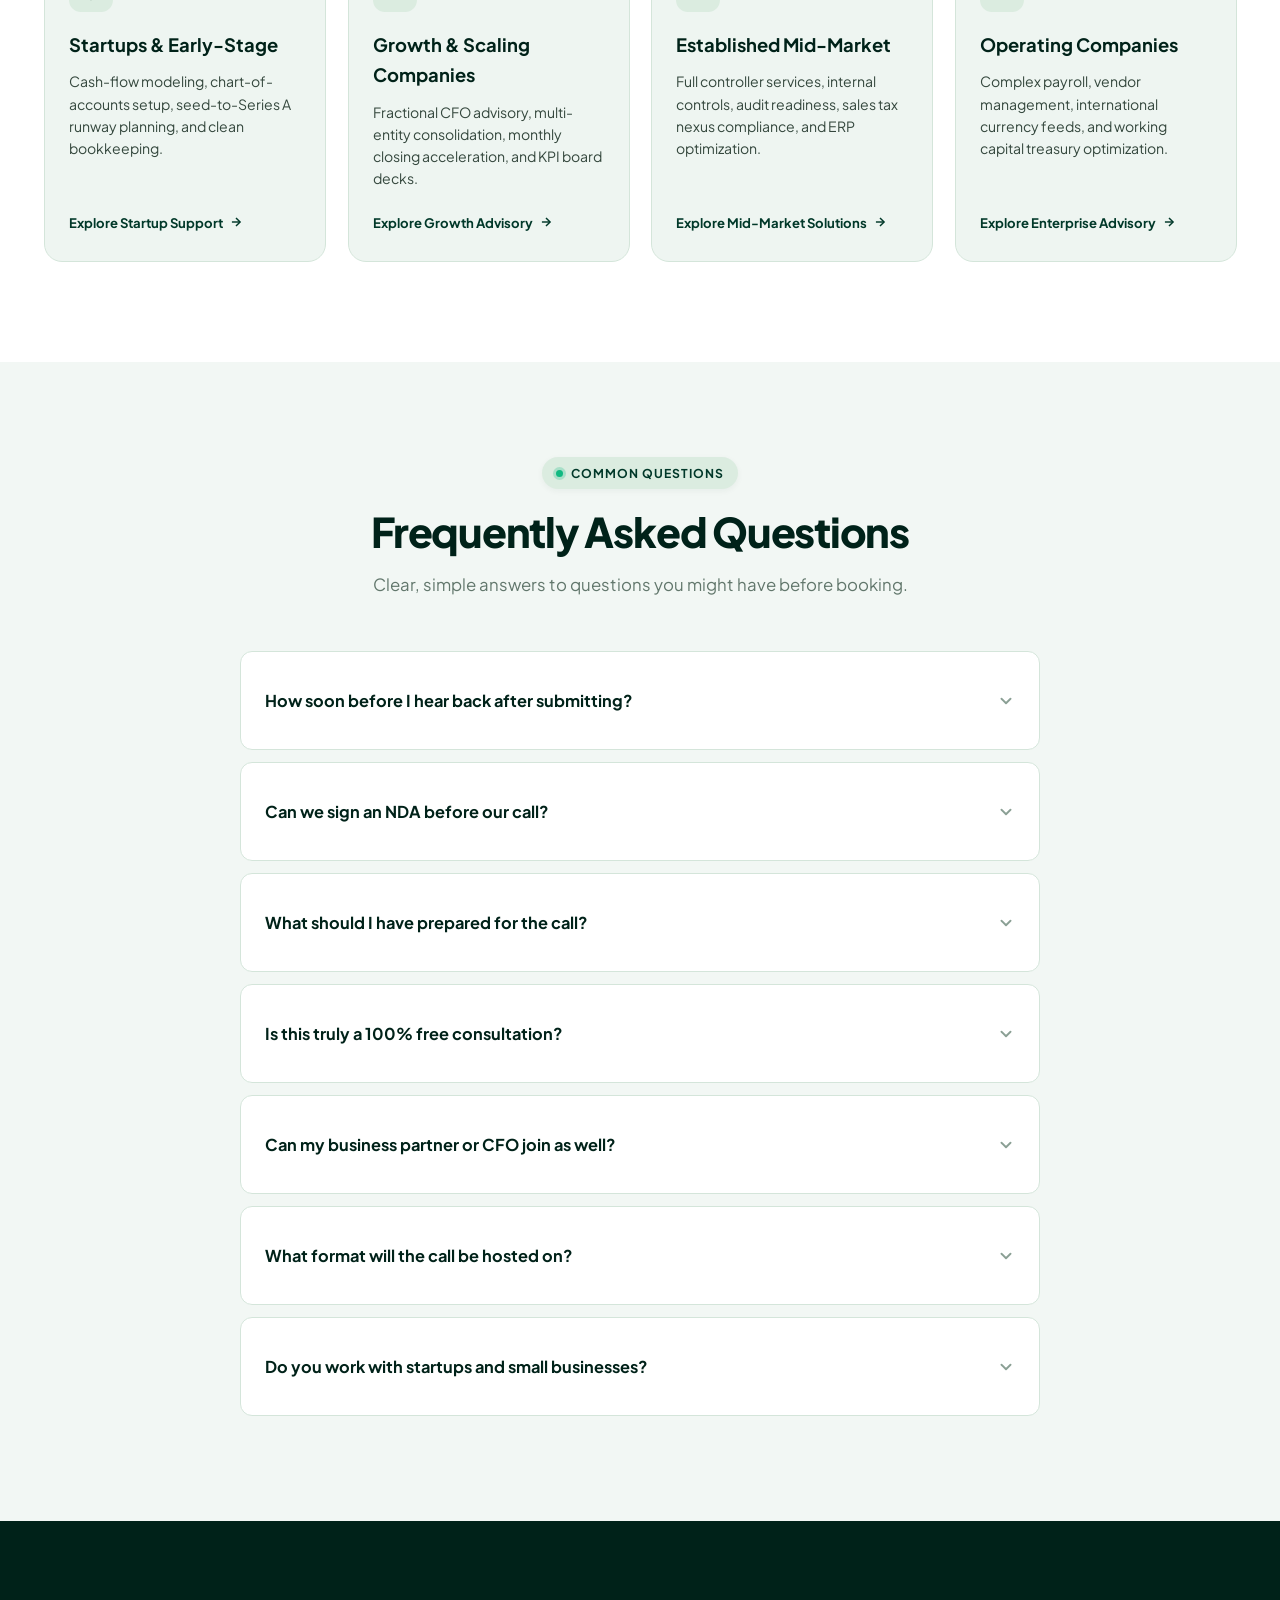
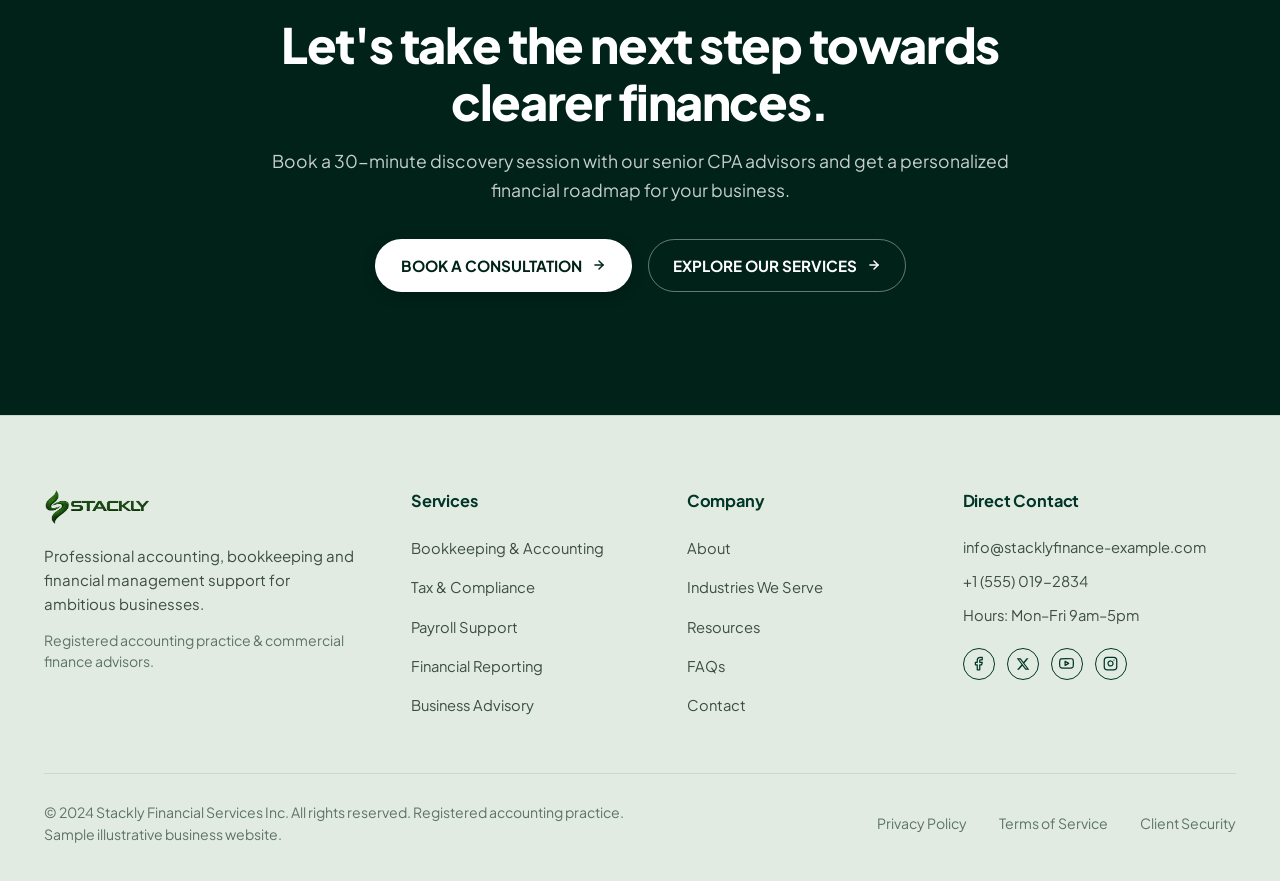
<file: book-consultation.html>
<!DOCTYPE html>
<html lang="en">
<head>
  <meta charset="UTF-8">
  <meta http-equiv="refresh" content="0; url=consultation.html">
  <title>Redirecting to Book a Consultation...</title>
  <link rel="canonical" href="consultation.html">
  <script>
    window.location.replace("consultation.html" + window.location.hash);
  </script>
</head>
<body>
  <p>Redirecting to <a href="consultation.html">Book a Consultation</a>...</p>
</body>
</html>
</file>
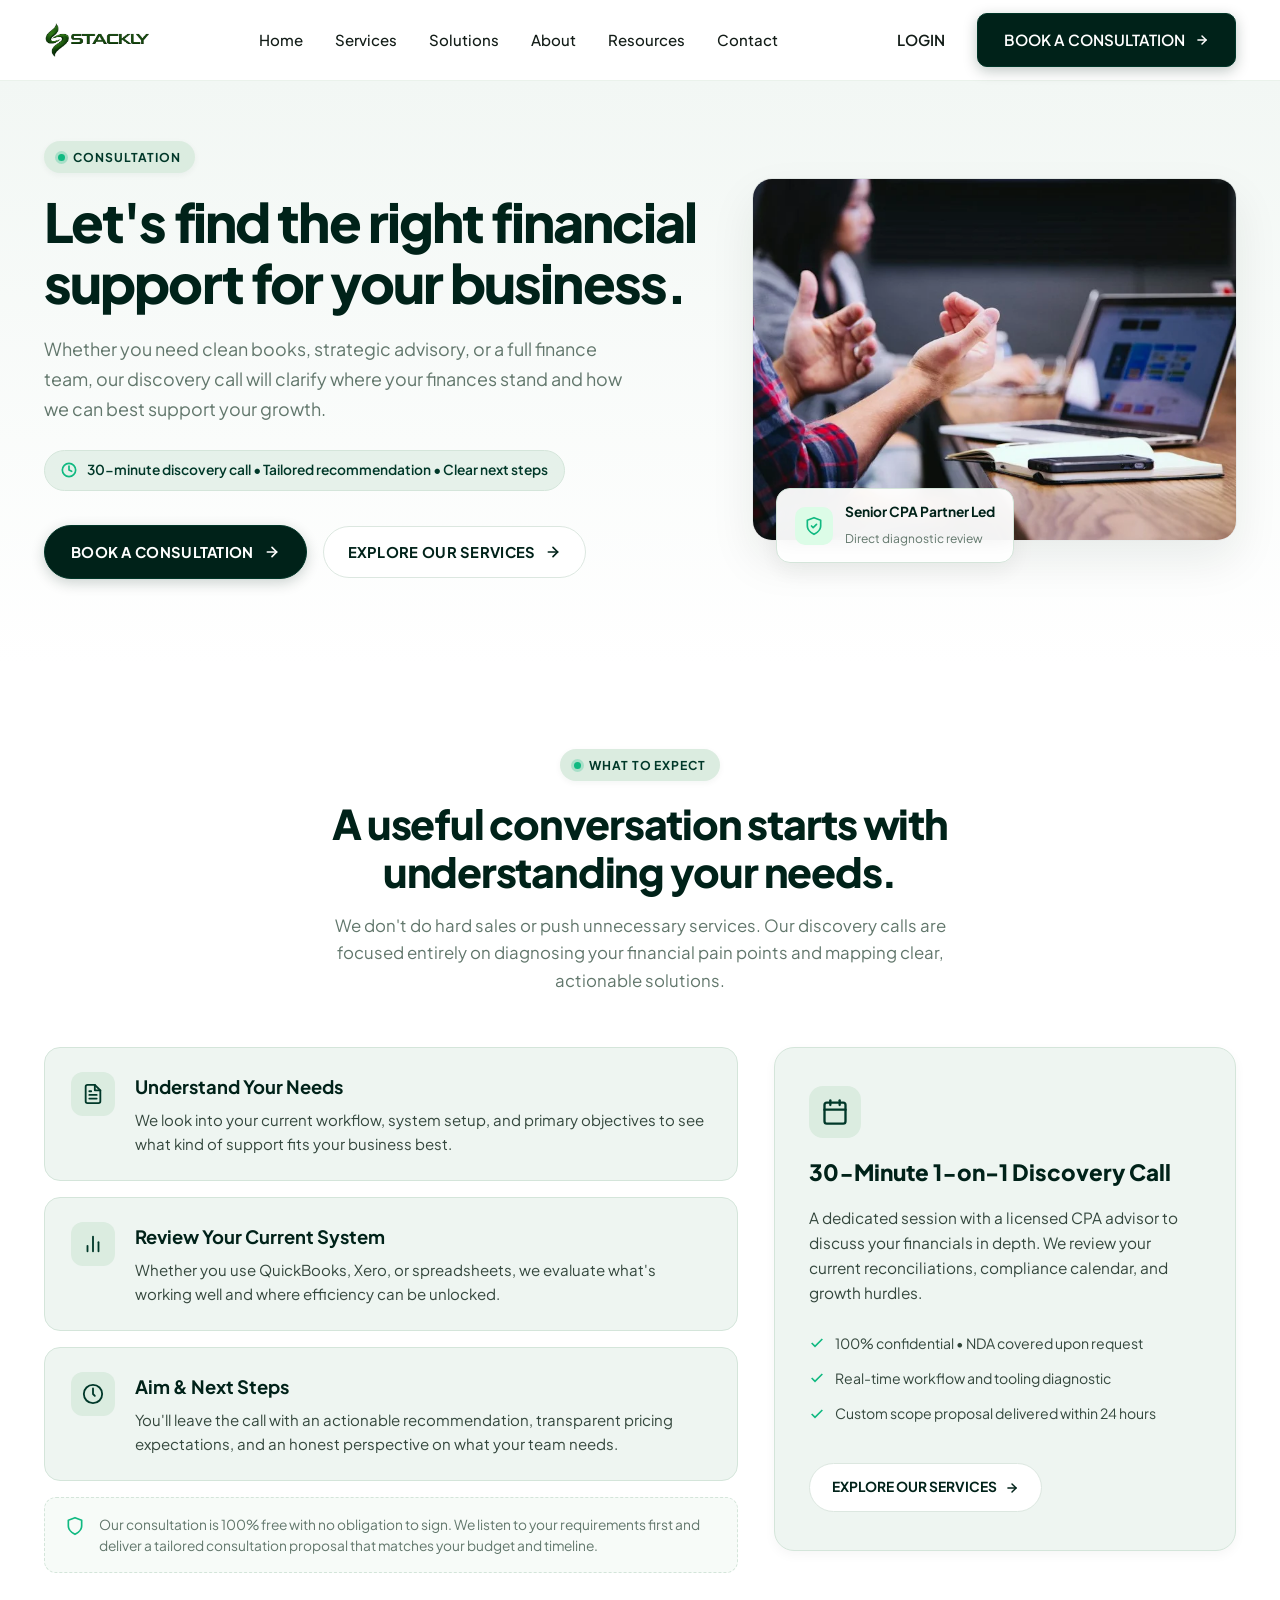
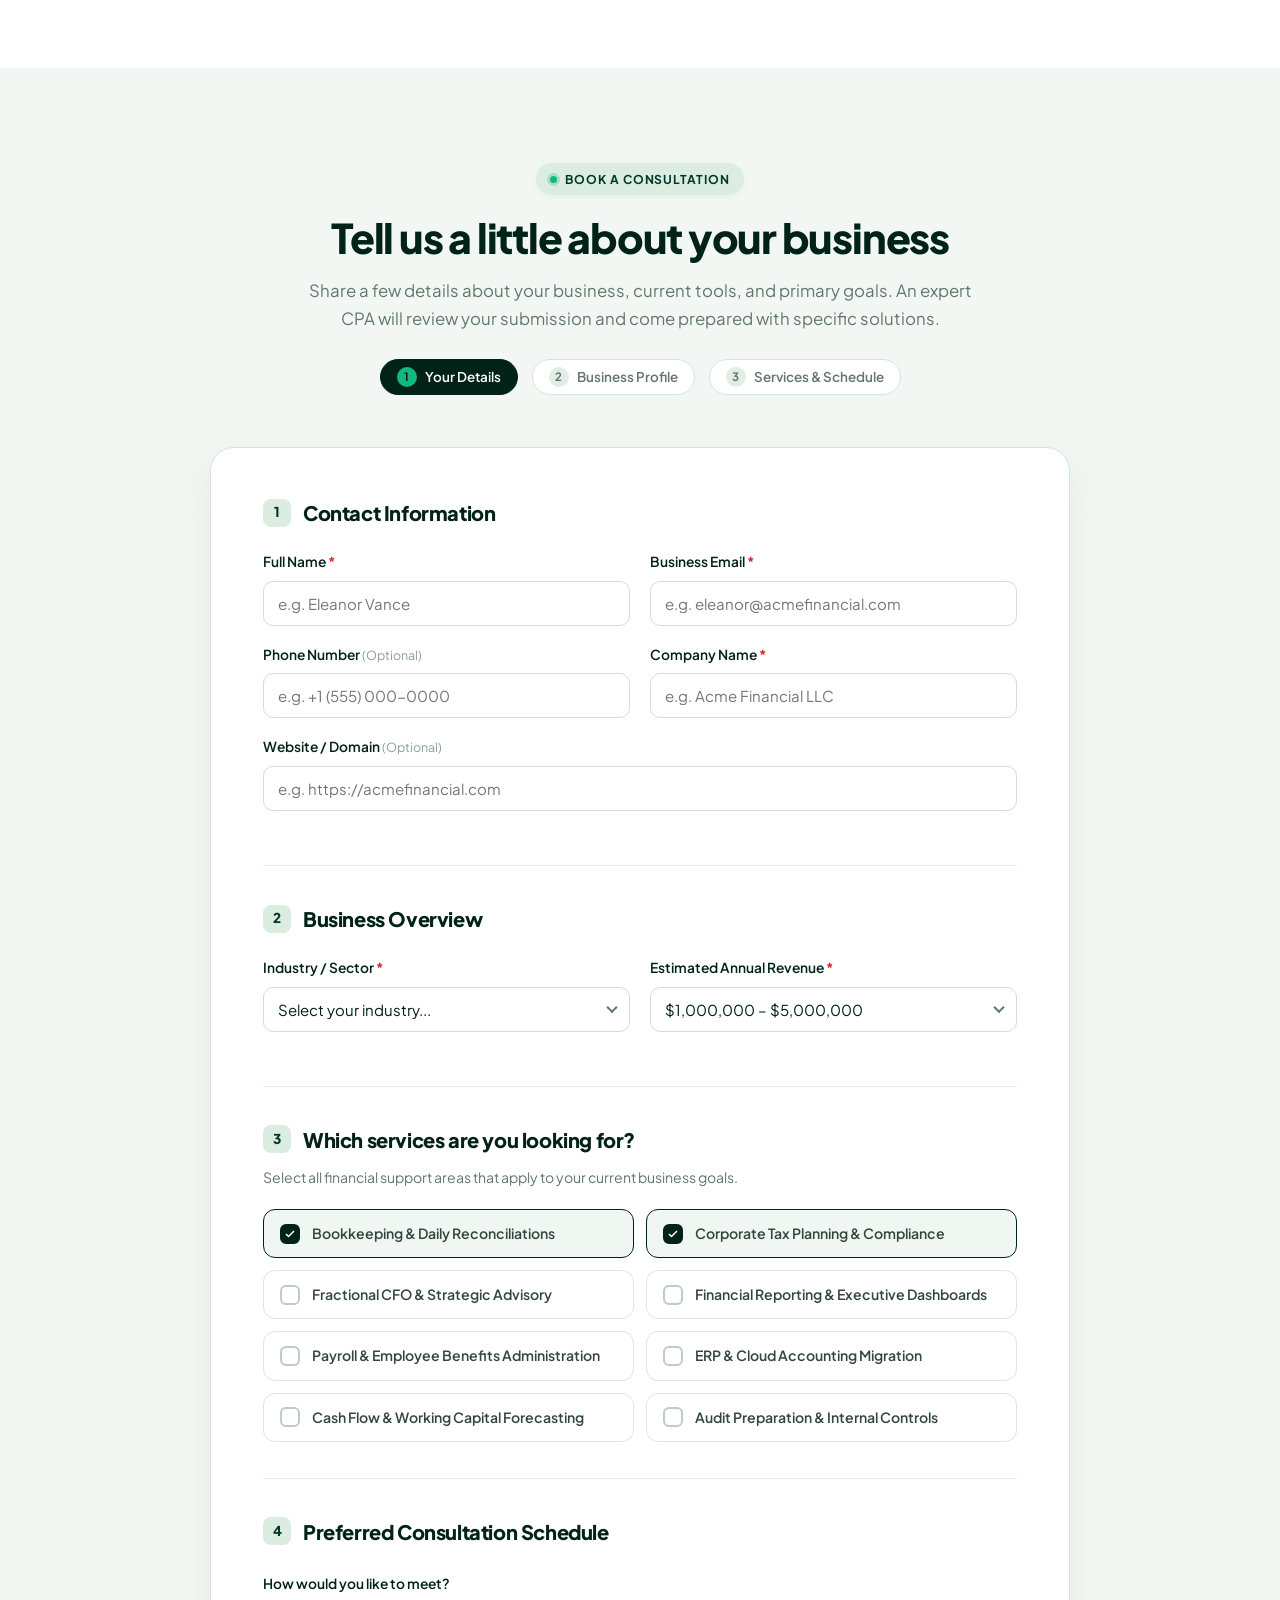
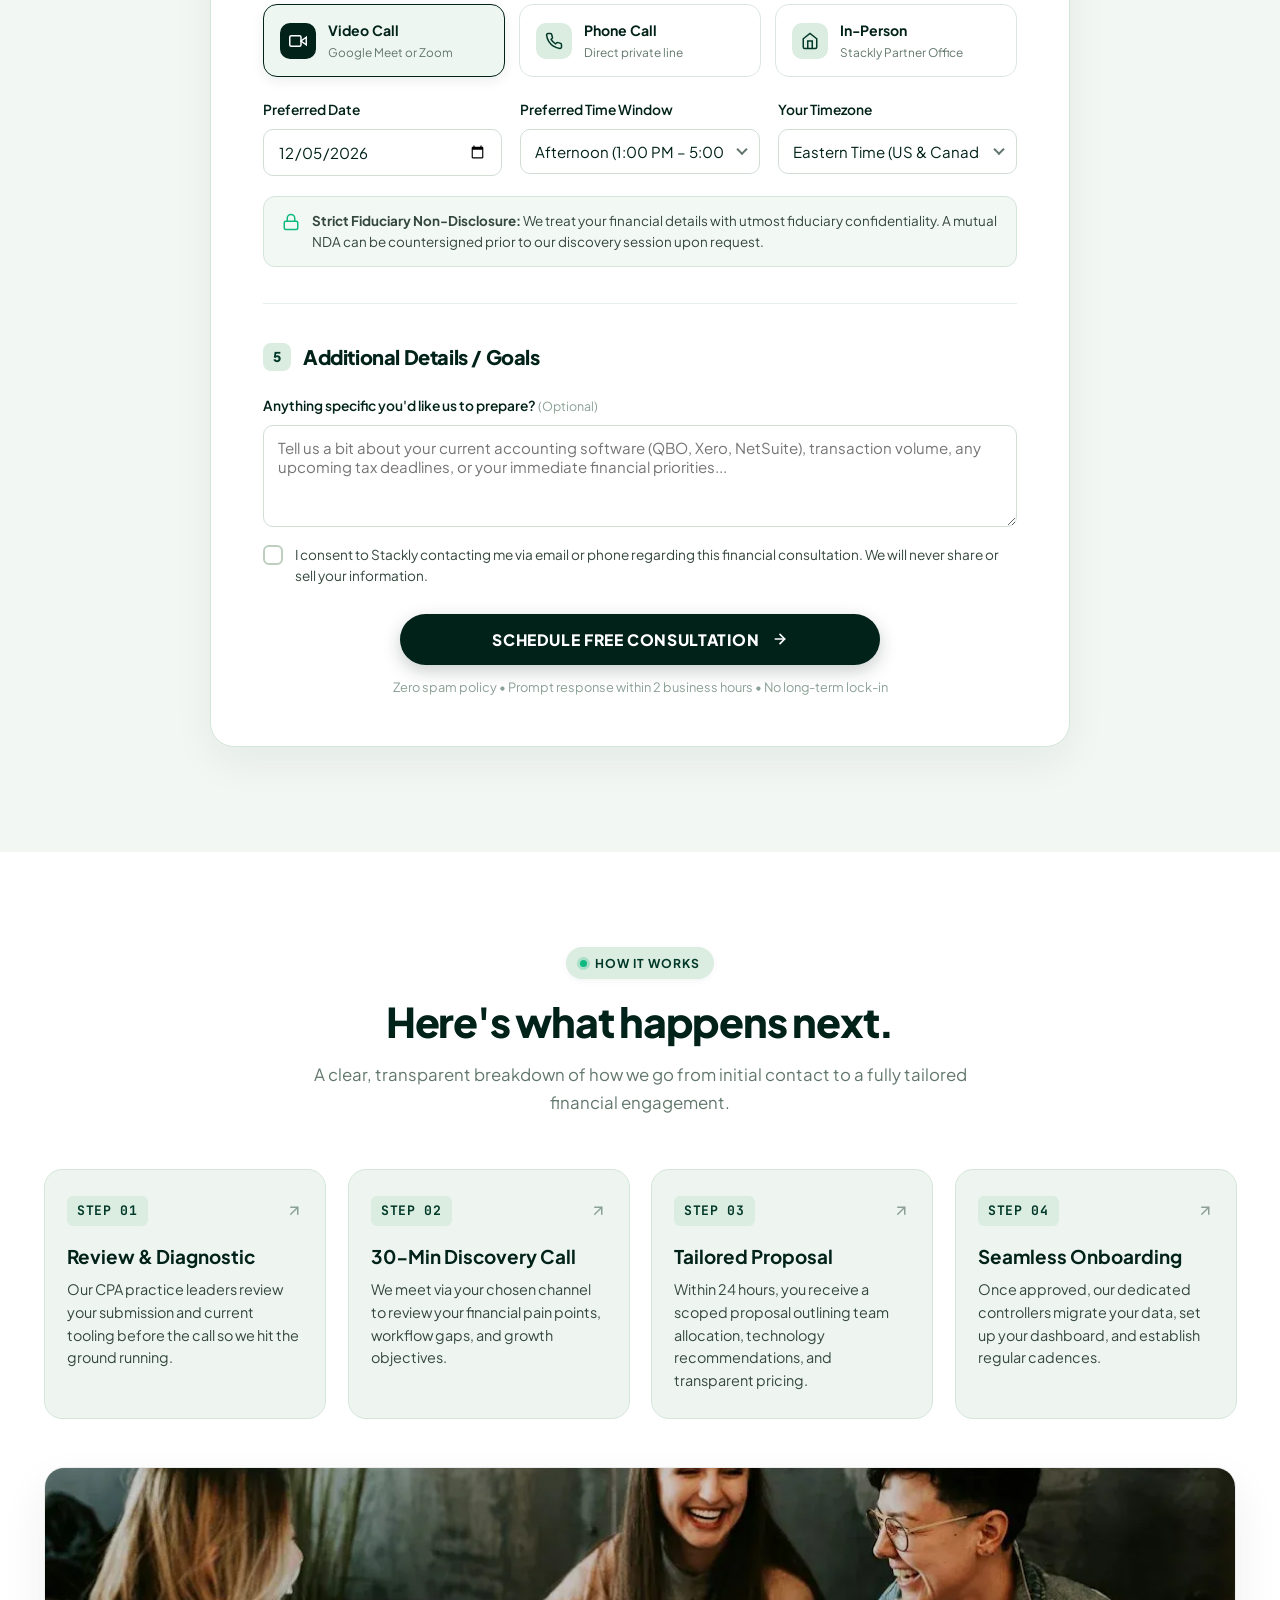
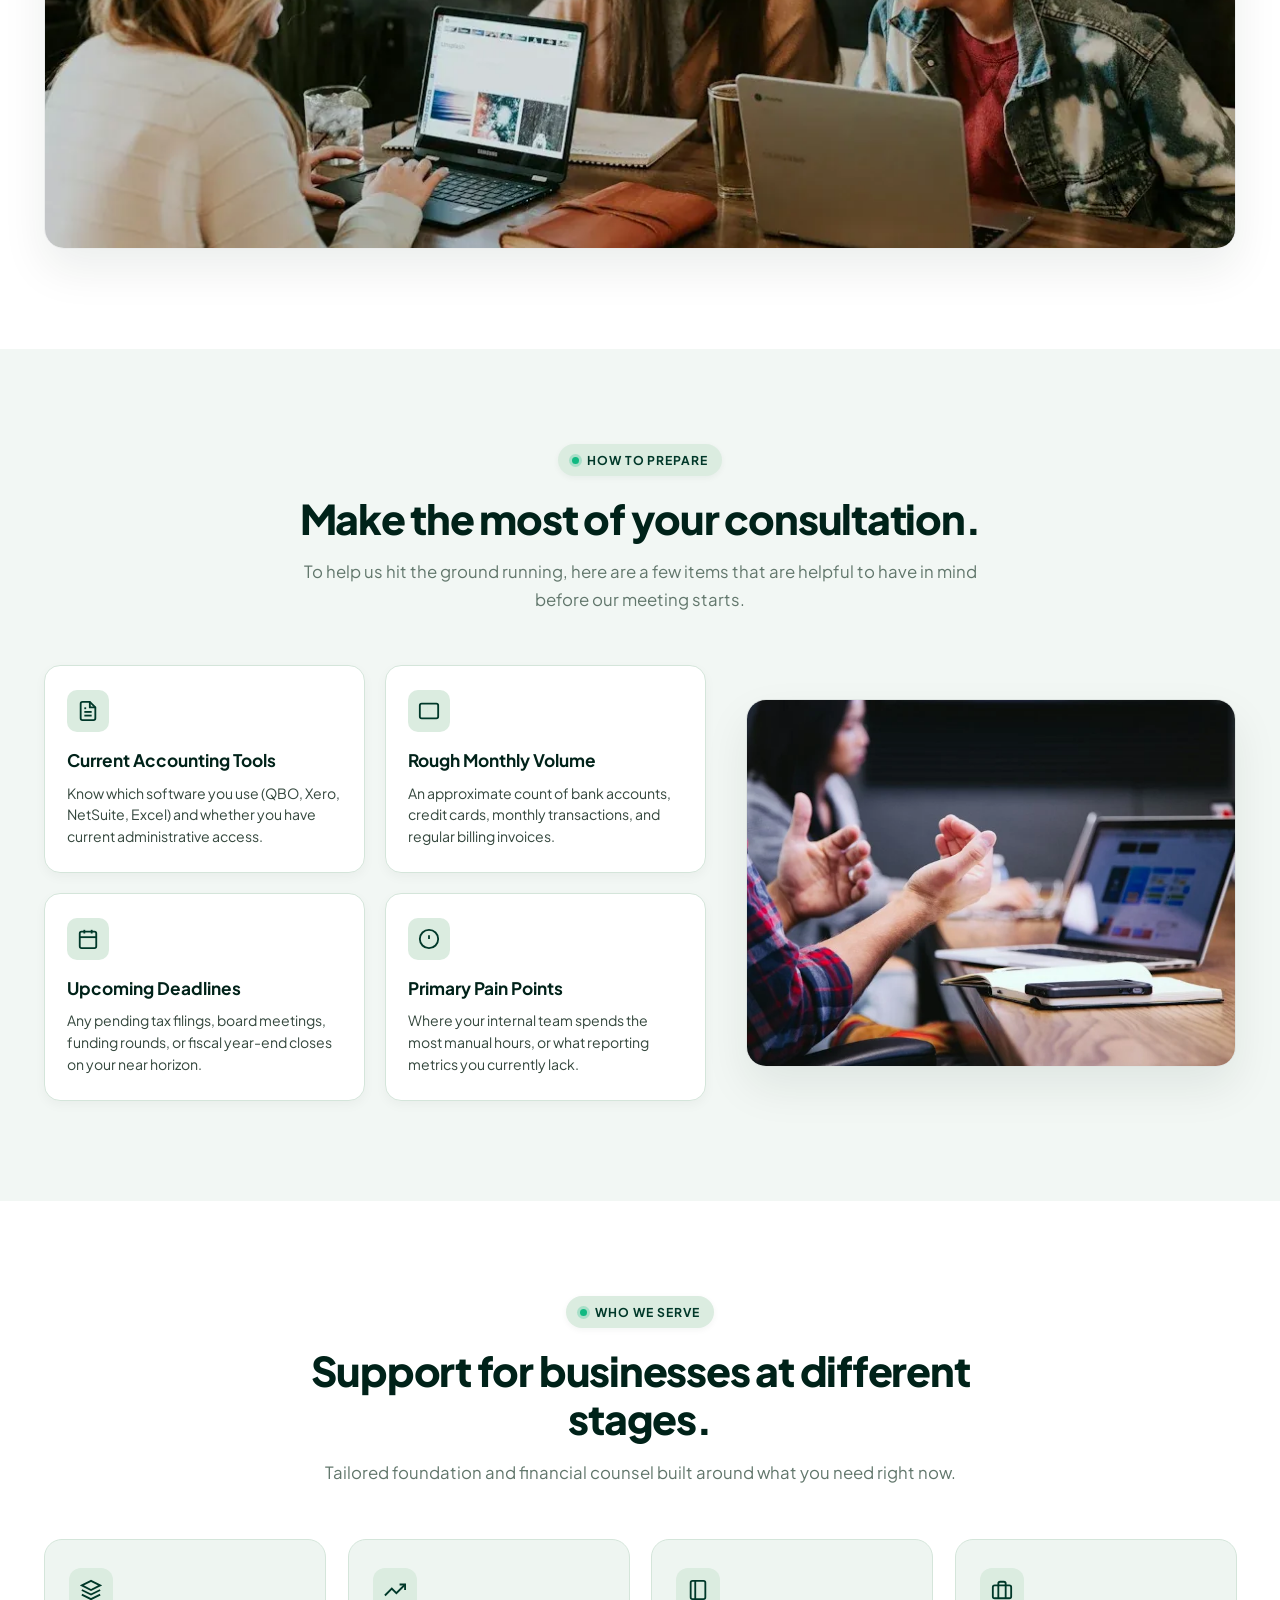
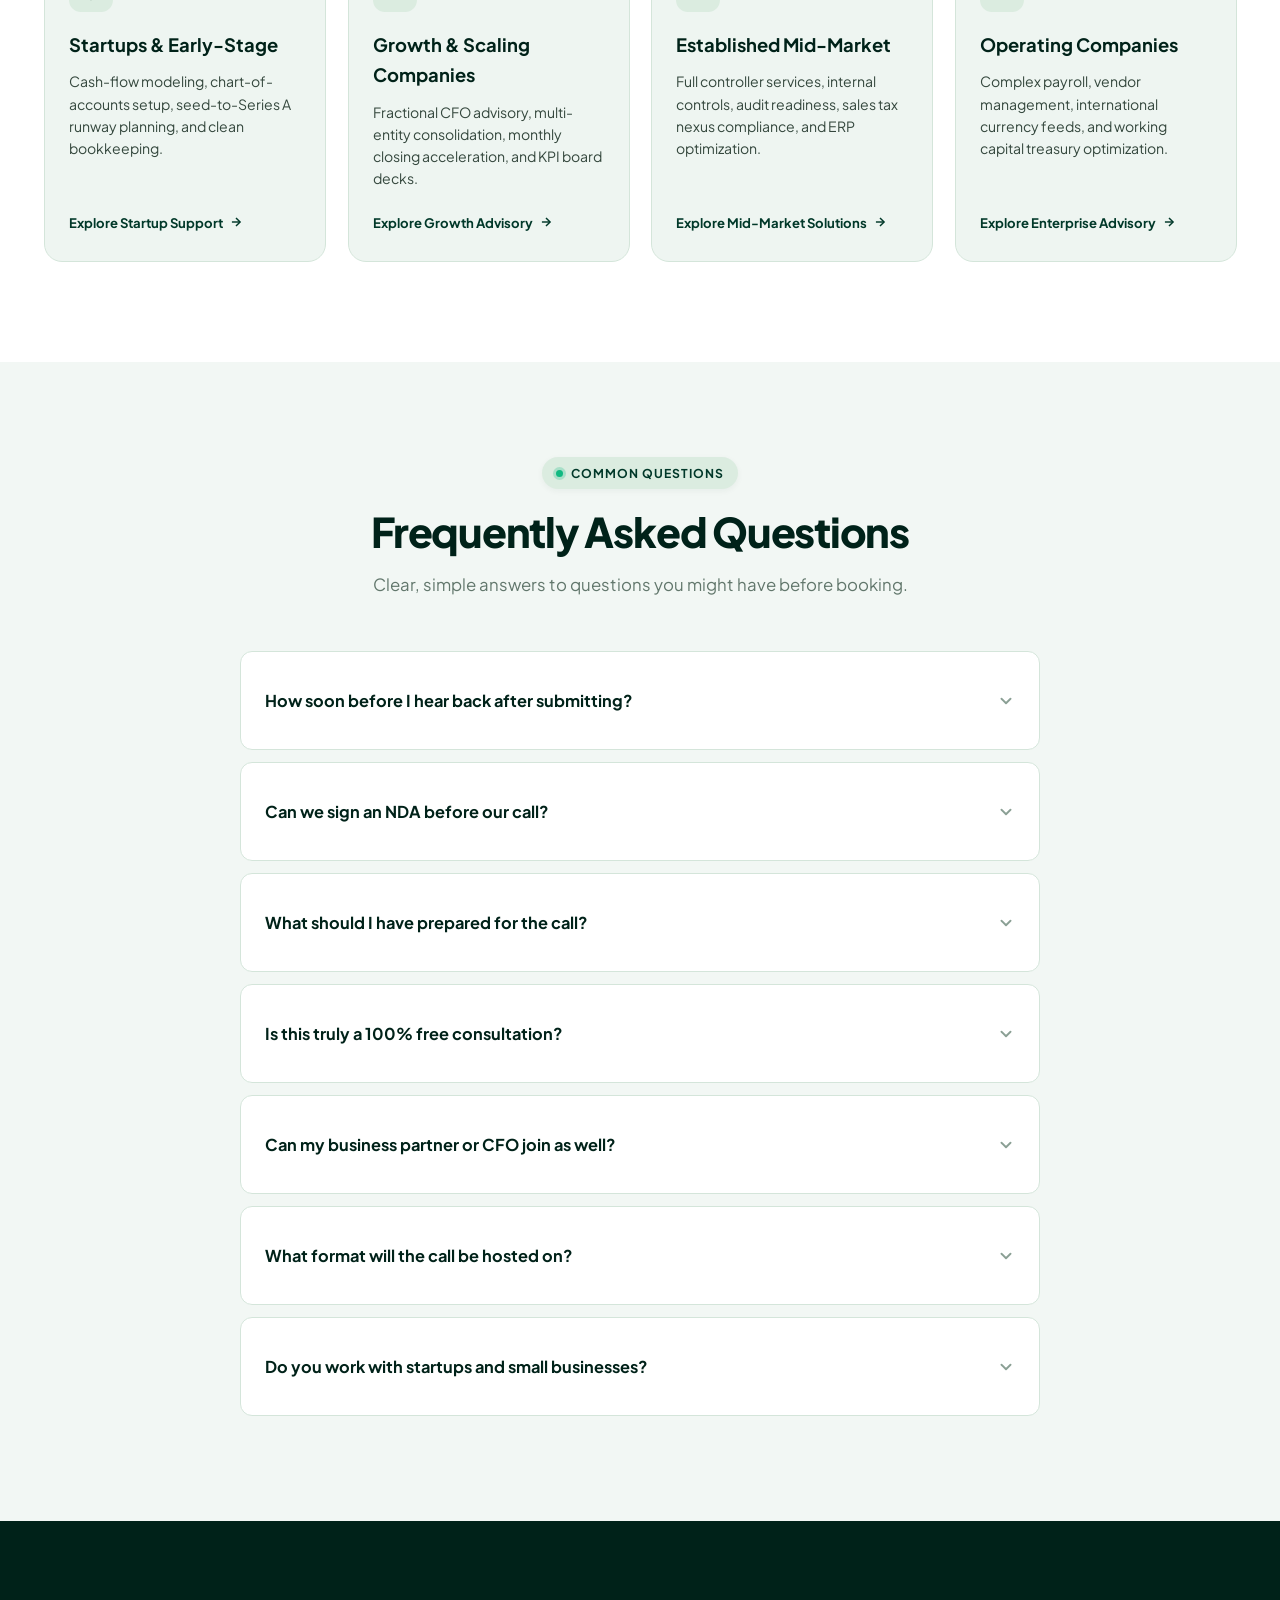
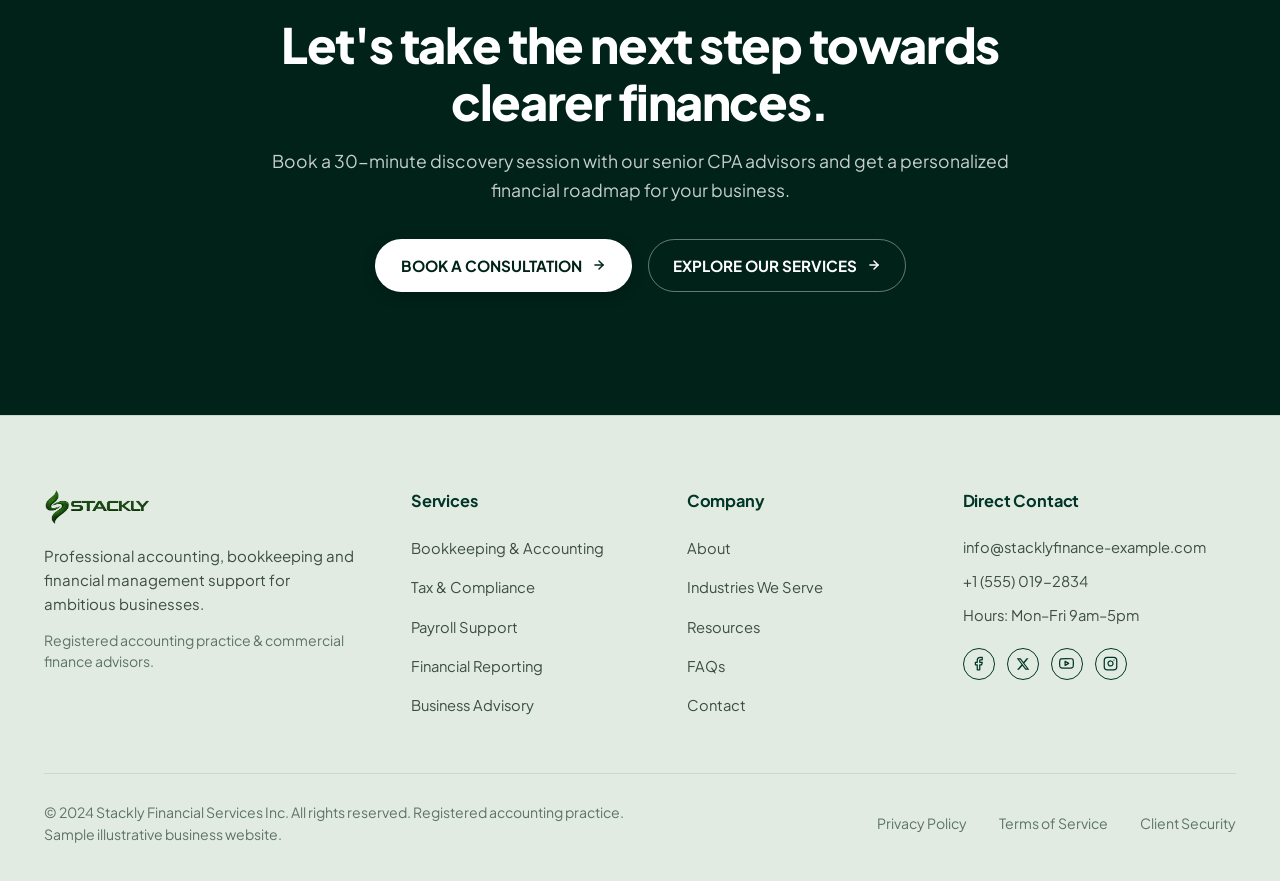
<file: consultation.html>
<!DOCTYPE html>
<html lang="en">
<head>
  <meta charset="UTF-8">
  <meta name="viewport" content="width=device-width, initial-scale=1.0">
  <title>Book a Consultation — Stackly Accounting &amp; Finance</title>
  <meta name="description" content="Schedule a confidential 30-minute discovery consultation with senior CPA advisors at Stackly. Get clear diagnosis, system review, and a tailored financial roadmap.">
  <link rel="icon" type="image/webp" href="assets/logo.webp">

  <!-- Google Fonts: Plus Jakarta Sans & JetBrains Mono -->
  <link rel="preconnect" href="https://fonts.googleapis.com">
  <link rel="preconnect" href="https://fonts.gstatic.com" crossorigin>
  <link href="https://fonts.googleapis.com/css2?family=JetBrains+Mono:wght@400;500;600;700&family=Plus+Jakarta+Sans:wght@300;400;500;600;700;800&display=swap" rel="stylesheet">

  <!-- Stylesheets -->
  <link rel="stylesheet" href="css/index.css">
  <link rel="stylesheet" href="css/consultation.css">
  <link rel="stylesheet" href="css/animation.css">
  <link rel="stylesheet" href="css/responsive.css">
</head>
<body class="consultation-page">

  <!-- ==========================================================================
       Header & Navigation
       ========================================================================== -->
  <header class="site-header">
    <div class="container nav-container">
      <a href="index.html" class="brand-logo" aria-label="Stackly Home">
        <img src="assets/logo.webp" alt="Stackly Logo" class="brand-logo-img" />
      </a>

      <nav class="site-nav" aria-label="Main Navigation">
        <ul class="nav-links">
          <li><a href="index.html" class="nav-link">Home</a></li>
          <li><a href="services.html" class="nav-link">Services</a></li>
          <li><a href="solutions.html" class="nav-link">Solutions</a></li>
          <li><a href="about.html" class="nav-link">About</a></li>
          <li><a href="resources.html" class="nav-link">Resources</a></li>
          <li><a href="contact.html" class="nav-link">Contact</a></li>
          <li class="nav-actions-mobile">
            <a href="login.html" class="btn btn-secondary">Log In</a>
            <a href="consultation.html" class="btn btn-primary">Book a Consultation</a>
          </li>
        </ul>
      </nav>

      <div class="nav-actions">
        <a href="login.html" class="nav-login">LOGIN</a>
        <a href="consultation.html" class="btn btn-primary active-cta">
          <span>BOOK A CONSULTATION</span>
          <svg width="14" height="14" viewBox="0 0 24 24" fill="none" stroke="currentColor" stroke-width="2.5" stroke-linecap="round" stroke-linejoin="round">
            <line x1="5" y1="12" x2="19" y2="12"></line>
            <polyline points="12 5 19 12 12 19"></polyline>
          </svg>
        </a>
      </div>

      <button class="mobile-toggle" aria-label="Toggle navigation menu" aria-expanded="false">
        <svg width="24" height="24" fill="none" stroke="currentColor" stroke-width="2" viewBox="0 0 24 24">
          <path stroke-linecap="round" stroke-linejoin="round" d="M4 6h16M4 12h16M4 18h16"/>
        </svg>
      </button>
    </div>
  </header>

  <main id="main-content">

    <!-- ==========================================================================
         Section 1: Hero Section
         ========================================================================== -->
    <section class="consult-hero-section" id="consultation-hero">
      <div class="container">
        <div class="consult-hero-grid">
          
          <!-- Left Column: Copy & Actions -->
          <div class="consult-hero-content reveal-3d-left">
            <div class="section-pill-tag">
              <span class="pill-dot"></span>
              <span>CONSULTATION</span>
            </div>

            <h1 class="consult-hero-title">
              Let's find the right financial support for your business.
            </h1>

            <p class="consult-hero-desc">
              Whether you need clean books, strategic advisory, or a full finance team, our discovery call will clarify where your finances stand and how we can best support your growth.
            </p>

            <div class="consult-hero-pill-badge">
              <svg width="16" height="16" viewBox="0 0 24 24" fill="none" stroke="currentColor" stroke-width="2.5" stroke-linecap="round" stroke-linejoin="round">
                <circle cx="12" cy="12" r="10"></circle>
                <polyline points="12 6 12 12 16 14"></polyline>
              </svg>
              <span>30-minute discovery call &bull; Tailored recommendation &bull; Clear next steps</span>
            </div>

            <div class="consult-hero-actions">
              <a href="#consultation-form-section" class="btn btn-primary btn-hero-book" id="hero-book-btn">
                <span>BOOK A CONSULTATION</span>
                <svg width="16" height="16" viewBox="0 0 24 24" fill="none" stroke="currentColor" stroke-width="2.5" stroke-linecap="round" stroke-linejoin="round">
                  <line x1="5" y1="12" x2="19" y2="12"></line>
                  <polyline points="12 5 19 12 12 19"></polyline>
                </svg>
              </a>
              <a href="services.html" class="btn btn-secondary btn-hero-services">
                <span>EXPLORE OUR SERVICES</span>
                <svg width="16" height="16" viewBox="0 0 24 24" fill="none" stroke="currentColor" stroke-width="2.5" stroke-linecap="round" stroke-linejoin="round">
                  <line x1="5" y1="12" x2="19" y2="12"></line>
                  <polyline points="12 5 19 12 12 19"></polyline>
                </svg>
              </a>
            </div>
          </div>

          <!-- Right Column: Featured Image with Badge -->
          <div class="consult-hero-media reveal-3d-right">
            <div class="hero-image-wrapper">
              <img 
                src="assets/office-presentation.webp" 
                alt="Stackly CPA financial advisors consulting with a business founder over financial reports" 
                class="hero-consult-img"
                loading="eager"
              />
              <div class="hero-floating-badge" data-tilt>
                <div class="floating-badge-icon">
                  <svg width="20" height="20" viewBox="0 0 24 24" fill="none" stroke="currentColor" stroke-width="2" stroke-linecap="round" stroke-linejoin="round">
                    <path d="M12 22s8-4 8-10V5l-8-3-8 3v7c0 6 8 10 8 10z"/>
                    <polyline points="9 12 11 14 15 10"/>
                  </svg>
                </div>
                <div class="floating-badge-text">
                  <strong>Senior CPA Partner Led</strong>
                  <span>Direct diagnostic review</span>
                </div>
              </div>
            </div>
          </div>

        </div>
      </div>
    </section>

    <!-- ==========================================================================
         Section 2: What to Expect / How a Consultation Helps
         ========================================================================== -->
    <section class="consult-expectation-section" id="what-to-expect">
      <div class="container">
        
        <div class="section-header-block reveal">
          <div class="section-pill-tag">
            <span class="pill-dot"></span>
            <span>WHAT TO EXPECT</span>
          </div>
          <h2 class="section-main-title">
            A useful conversation starts with understanding your needs.
          </h2>
          <p class="section-main-subtitle">
            We don't do hard sales or push unnecessary services. Our discovery calls are focused entirely on diagnosing your financial pain points and mapping clear, actionable solutions.
          </p>
        </div>

        <div class="expectations-dual-grid">
          
          <!-- Left Column: 3 Cards + Bottom Guarantee Banner -->
          <div class="expectations-cards-col reveal-3d-left">
            
            <div class="expectation-card" data-tilt>
              <div class="exp-icon-box">
                <svg width="22" height="22" viewBox="0 0 24 24" fill="none" stroke="currentColor" stroke-width="2" stroke-linecap="round" stroke-linejoin="round">
                  <path d="M14 2H6a2 2 0 0 0-2 2v16a2 2 0 0 0 2 2h12a2 2 0 0 0 2-2V8z"></path>
                  <polyline points="14 2 14 8 20 8"></polyline>
                  <line x1="16" y1="13" x2="8" y2="13"></line>
                  <line x1="16" y1="17" x2="8" y2="17"></line>
                  <polyline points="10 9 9 9 8 9"></polyline>
                </svg>
              </div>
              <div class="exp-card-body">
                <h3 class="exp-card-title">Understand Your Needs</h3>
                <p class="exp-card-desc">
                  We look into your current workflow, system setup, and primary objectives to see what kind of support fits your business best.
                </p>
              </div>
            </div>

            <div class="expectation-card" data-tilt>
              <div class="exp-icon-box">
                <svg width="22" height="22" viewBox="0 0 24 24" fill="none" stroke="currentColor" stroke-width="2" stroke-linecap="round" stroke-linejoin="round">
                  <line x1="18" y1="20" x2="18" y2="10"></line>
                  <line x1="12" y1="20" x2="12" y2="4"></line>
                  <line x1="6" y1="20" x2="6" y2="14"></line>
                </svg>
              </div>
              <div class="exp-card-body">
                <h3 class="exp-card-title">Review Your Current System</h3>
                <p class="exp-card-desc">
                  Whether you use QuickBooks, Xero, or spreadsheets, we evaluate what's working well and where efficiency can be unlocked.
                </p>
              </div>
            </div>

            <div class="expectation-card" data-tilt>
              <div class="exp-icon-box">
                <svg width="22" height="22" viewBox="0 0 24 24" fill="none" stroke="currentColor" stroke-width="2" stroke-linecap="round" stroke-linejoin="round">
                  <circle cx="12" cy="12" r="10"></circle>
                  <polyline points="12 6 12 12 14 14"></polyline>
                </svg>
              </div>
              <div class="exp-card-body">
                <h3 class="exp-card-title">Aim &amp; Next Steps</h3>
                <p class="exp-card-desc">
                  You'll leave the call with an actionable recommendation, transparent pricing expectations, and an honest perspective on what your team needs.
                </p>
              </div>
            </div>

            <!-- Guarantee Banner -->
            <div class="expectation-guarantee-banner">
              <svg width="20" height="20" viewBox="0 0 24 24" fill="none" stroke="currentColor" stroke-width="2" stroke-linecap="round" stroke-linejoin="round" class="guarantee-icon">
                <path d="M12 22s8-4 8-10V5l-8-3-8 3v7c0 6 8 10 8 10z"/>
              </svg>
              <span>Our consultation is 100% free with no obligation to sign. We listen to your requirements first and deliver a tailored consultation proposal that matches your budget and timeline.</span>
            </div>

          </div>

          <!-- Right Column: 30-Minute Discovery Highlight Card -->
          <div class="expectations-highlight-col reveal-3d-right">
            <div class="discovery-feature-card" data-tilt>
              <div class="discovery-card-icon">
                <svg width="28" height="28" viewBox="0 0 24 24" fill="none" stroke="currentColor" stroke-width="2" stroke-linecap="round" stroke-linejoin="round">
                  <rect x="3" y="4" width="18" height="18" rx="2" ry="2"></rect>
                  <line x1="16" y1="2" x2="16" y2="6"></line>
                  <line x1="8" y1="2" x2="8" y2="6"></line>
                  <line x1="3" y1="10" x2="21" y2="10"></line>
                </svg>
              </div>
              <h3 class="discovery-card-title">30-Minute 1-on-1 Discovery Call</h3>
              <p class="discovery-card-desc">
                A dedicated session with a licensed CPA advisor to discuss your financials in depth. We review your current reconciliations, compliance calendar, and growth hurdles.
              </p>
              
              <ul class="discovery-checklist">
                <li>
                  <svg width="16" height="16" viewBox="0 0 24 24" fill="none" stroke="currentColor" stroke-width="2.5">
                    <polyline points="20 6 9 17 4 12"></polyline>
                  </svg>
                  <span>100% confidential &bull; NDA covered upon request</span>
                </li>
                <li>
                  <svg width="16" height="16" viewBox="0 0 24 24" fill="none" stroke="currentColor" stroke-width="2.5">
                    <polyline points="20 6 9 17 4 12"></polyline>
                  </svg>
                  <span>Real-time workflow and tooling diagnostic</span>
                </li>
                <li>
                  <svg width="16" height="16" viewBox="0 0 24 24" fill="none" stroke="currentColor" stroke-width="2.5">
                    <polyline points="20 6 9 17 4 12"></polyline>
                  </svg>
                  <span>Custom scope proposal delivered within 24 hours</span>
                </li>
              </ul>

              <a href="services.html" class="btn btn-secondary btn-discovery-services">
                <span>EXPLORE OUR SERVICES</span>
                <svg width="14" height="14" viewBox="0 0 24 24" fill="none" stroke="currentColor" stroke-width="2.5" stroke-linecap="round" stroke-linejoin="round">
                  <line x1="5" y1="12" x2="19" y2="12"></line>
                  <polyline points="12 5 19 12 12 19"></polyline>
                </svg>
              </a>
            </div>
          </div>

        </div>

      </div>
    </section>

    <!-- ==========================================================================
         Section 3: Interactive Consultation Booking Form
         ========================================================================== -->
    <section class="consult-form-section" id="consultation-form-section">
      <div class="container">
        
        <div class="section-header-block reveal">
          <div class="section-pill-tag">
            <span class="pill-dot"></span>
            <span>BOOK A CONSULTATION</span>
          </div>
          <h2 class="section-main-title">
            Tell us a little about your business
          </h2>
          <p class="section-main-subtitle">
            Share a few details about your business, current tools, and primary goals. An expert CPA will review your submission and come prepared with specific solutions.
          </p>

          <!-- Step Indicators -->
          <div class="form-step-indicator-bar" role="tablist" aria-label="Booking steps">
            <div class="step-pill-indicator active" id="pill-step-1">
              <span class="step-num-badge">1</span>
              <span>Your Details</span>
            </div>
            <div class="step-pill-indicator" id="pill-step-2">
              <span class="step-num-badge">2</span>
              <span>Business Profile</span>
            </div>
            <div class="step-pill-indicator" id="pill-step-3">
              <span class="step-num-badge">3</span>
              <span>Services &amp; Schedule</span>
            </div>
          </div>
        </div>

        <!-- Master Booking Form Card -->
        <div class="consult-card-wrapper reveal-3d-zoom">
          <form id="consultation-booking-form" class="consult-form" novalidate>
            
            <!-- Step 1: Contact Information -->
            <fieldset class="form-section-fieldset" id="fieldset-contact">
              <legend class="form-section-legend">
                <span class="legend-badge">1</span>
                <span>Contact Information</span>
              </legend>

              <div class="form-grid-2col">
                <div class="form-field-group">
                  <label for="contact-name" class="field-label">
                    Full Name <span class="required-star">*</span>
                  </label>
                  <input 
                    type="text" 
                    id="contact-name" 
                    name="fullName" 
                    class="form-control-input" 
                    placeholder="e.g. Eleanor Vance" 
                    required 
                    autocomplete="name"
                  />
                  <span class="field-error-msg" id="name-error">Please enter your full name.</span>
                </div>

                <div class="form-field-group">
                  <label for="contact-email" class="field-label">
                    Business Email <span class="required-star">*</span>
                  </label>
                  <input 
                    type="email" 
                    id="contact-email" 
                    name="email" 
                    class="form-control-input" 
                    placeholder="e.g. eleanor@acmefinancial.com" 
                    required 
                    autocomplete="email"
                  />
                  <span class="field-error-msg" id="email-error">Please enter a valid business email address.</span>
                </div>
              </div>

              <div class="form-grid-2col">
                <div class="form-field-group">
                  <label for="contact-phone" class="field-label">
                    Phone Number <span class="optional-tag">(Optional)</span>
                  </label>
                  <input 
                    type="tel" 
                    id="contact-phone" 
                    name="phone" 
                    class="form-control-input" 
                    placeholder="e.g. +1 (555) 000-0000" 
                    autocomplete="tel"
                  />
                </div>

                <div class="form-field-group">
                  <label for="contact-company" class="field-label">
                    Company Name <span class="required-star">*</span>
                  </label>
                  <input 
                    type="text" 
                    id="contact-company" 
                    name="companyName" 
                    class="form-control-input" 
                    placeholder="e.g. Acme Financial LLC" 
                    required 
                    autocomplete="organization"
                  />
                  <span class="field-error-msg" id="company-error">Company name is required.</span>
                </div>
              </div>

              <div class="form-field-group full-width">
                <label for="contact-website" class="field-label">
                  Website / Domain <span class="optional-tag">(Optional)</span>
                </label>
                <input 
                  type="url" 
                  id="contact-website" 
                  name="website" 
                  class="form-control-input" 
                  placeholder="e.g. https://acmefinancial.com" 
                  autocomplete="url"
                />
              </div>
            </fieldset>

            <!-- Step 2: Business Profile -->
            <fieldset class="form-section-fieldset" id="fieldset-profile">
              <legend class="form-section-legend">
                <span class="legend-badge">2</span>
                <span>Business Overview</span>
              </legend>

              <div class="form-grid-2col">
                <div class="form-field-group">
                  <label for="business-industry" class="field-label">
                    Industry / Sector <span class="required-star">*</span>
                  </label>
                  <div class="custom-select-wrapper">
                    <select id="business-industry" name="industry" class="form-control-select" required>
                      <option value="" disabled selected>Select your industry...</option>
                      <option value="saas">SaaS &amp; Technology</option>
                      <option value="ecommerce">E-Commerce &amp; Retail</option>
                      <option value="healthcare">Healthcare &amp; Life Sciences</option>
                      <option value="professional">Professional &amp; Legal Services</option>
                      <option value="realestate">Real Estate &amp; Construction</option>
                      <option value="logistics">Logistics &amp; Supply Chain</option>
                      <option value="manufacturing">Manufacturing &amp; Consumer Goods</option>
                      <option value="nonprofit">Non-Profit &amp; Foundation</option>
                      <option value="other">Other Commercial Sector</option>
                    </select>
                  </div>
                  <span class="field-error-msg" id="industry-error">Please select your industry.</span>
                </div>

                <div class="form-field-group">
                  <label for="business-revenue" class="field-label">
                    Estimated Annual Revenue <span class="required-star">*</span>
                  </label>
                  <div class="custom-select-wrapper">
                    <select id="business-revenue" name="annualRevenue" class="form-control-select" required>
                      <option value="" disabled selected>Select annual revenue...</option>
                      <option value="pre-revenue">Pre-Revenue / Seed Stage</option>
                      <option value="under-500k">Under $500,000</option>
                      <option value="500k-1m">$500,000 &ndash; $1,000,000</option>
                      <option value="1m-5m" selected>$1,000,000 &ndash; $5,000,000</option>
                      <option value="5m-20m">$5,000,000 &ndash; $20,000,000</option>
                      <option value="20m-plus">$20,000,000+</option>
                    </select>
                  </div>
                  <span class="field-error-msg" id="revenue-error">Please select your revenue range.</span>
                </div>
              </div>
            </fieldset>

            <!-- Step 3: Services Needed -->
            <fieldset class="form-section-fieldset" id="fieldset-services">
              <legend class="form-section-legend">
                <span class="legend-badge">3</span>
                <span>Which services are you looking for?</span>
              </legend>
              <p class="fieldset-sublabel">Select all financial support areas that apply to your current business goals.</p>

              <div class="services-checkbox-grid">
                
                <label class="service-checkbox-card">
                  <input type="checkbox" name="services" value="bookkeeping" checked class="checkbox-input" />
                  <span class="custom-check-box">
                    <svg width="12" height="12" viewBox="0 0 24 24" fill="none" stroke="currentColor" stroke-width="3">
                      <polyline points="20 6 9 17 4 12"></polyline>
                    </svg>
                  </span>
                  <span class="checkbox-label-text">Bookkeeping &amp; Daily Reconciliations</span>
                </label>

                <label class="service-checkbox-card">
                  <input type="checkbox" name="services" value="tax" checked class="checkbox-input" />
                  <span class="custom-check-box">
                    <svg width="12" height="12" viewBox="0 0 24 24" fill="none" stroke="currentColor" stroke-width="3">
                      <polyline points="20 6 9 17 4 12"></polyline>
                    </svg>
                  </span>
                  <span class="checkbox-label-text">Corporate Tax Planning &amp; Compliance</span>
                </label>

                <label class="service-checkbox-card">
                  <input type="checkbox" name="services" value="cfo" class="checkbox-input" />
                  <span class="custom-check-box">
                    <svg width="12" height="12" viewBox="0 0 24 24" fill="none" stroke="currentColor" stroke-width="3">
                      <polyline points="20 6 9 17 4 12"></polyline>
                    </svg>
                  </span>
                  <span class="checkbox-label-text">Fractional CFO &amp; Strategic Advisory</span>
                </label>

                <label class="service-checkbox-card">
                  <input type="checkbox" name="services" value="reporting" class="checkbox-input" />
                  <span class="custom-check-box">
                    <svg width="12" height="12" viewBox="0 0 24 24" fill="none" stroke="currentColor" stroke-width="3">
                      <polyline points="20 6 9 17 4 12"></polyline>
                    </svg>
                  </span>
                  <span class="checkbox-label-text">Financial Reporting &amp; Executive Dashboards</span>
                </label>

                <label class="service-checkbox-card">
                  <input type="checkbox" name="services" value="payroll" class="checkbox-input" />
                  <span class="custom-check-box">
                    <svg width="12" height="12" viewBox="0 0 24 24" fill="none" stroke="currentColor" stroke-width="3">
                      <polyline points="20 6 9 17 4 12"></polyline>
                    </svg>
                  </span>
                  <span class="checkbox-label-text">Payroll &amp; Employee Benefits Administration</span>
                </label>

                <label class="service-checkbox-card">
                  <input type="checkbox" name="services" value="migration" class="checkbox-input" />
                  <span class="custom-check-box">
                    <svg width="12" height="12" viewBox="0 0 24 24" fill="none" stroke="currentColor" stroke-width="3">
                      <polyline points="20 6 9 17 4 12"></polyline>
                    </svg>
                  </span>
                  <span class="checkbox-label-text">ERP &amp; Cloud Accounting Migration</span>
                </label>

                <label class="service-checkbox-card">
                  <input type="checkbox" name="services" value="cashflow" class="checkbox-input" />
                  <span class="custom-check-box">
                    <svg width="12" height="12" viewBox="0 0 24 24" fill="none" stroke="currentColor" stroke-width="3">
                      <polyline points="20 6 9 17 4 12"></polyline>
                    </svg>
                  </span>
                  <span class="checkbox-label-text">Cash Flow &amp; Working Capital Forecasting</span>
                </label>

                <label class="service-checkbox-card">
                  <input type="checkbox" name="services" value="audit" class="checkbox-input" />
                  <span class="custom-check-box">
                    <svg width="12" height="12" viewBox="0 0 24 24" fill="none" stroke="currentColor" stroke-width="3">
                      <polyline points="20 6 9 17 4 12"></polyline>
                    </svg>
                  </span>
                  <span class="checkbox-label-text">Audit Preparation &amp; Internal Controls</span>
                </label>

              </div>
            </fieldset>

            <!-- Step 4: Schedule & Meeting Format -->
            <fieldset class="form-section-fieldset" id="fieldset-schedule">
              <legend class="form-section-legend">
                <span class="legend-badge">4</span>
                <span>Preferred Consultation Schedule</span>
              </legend>

              <div class="meeting-format-picker">
                <span class="field-label">How would you like to meet?</span>
                <div class="format-cards-row">
                  
                  <label class="format-card active">
                    <input type="radio" name="meetingFormat" value="video" checked class="format-radio" />
                    <div class="format-icon-pill">
                      <svg width="18" height="18" viewBox="0 0 24 24" fill="none" stroke="currentColor" stroke-width="2">
                        <polygon points="23 7 16 12 23 17 23 7"></polygon>
                        <rect x="1" y="5" width="15" height="14" rx="2" ry="2"></rect>
                      </svg>
                    </div>
                    <div class="format-meta">
                      <strong>Video Call</strong>
                      <span>Google Meet or Zoom</span>
                    </div>
                  </label>

                  <label class="format-card">
                    <input type="radio" name="meetingFormat" value="phone" class="format-radio" />
                    <div class="format-icon-pill">
                      <svg width="18" height="18" viewBox="0 0 24 24" fill="none" stroke="currentColor" stroke-width="2">
                        <path d="M22 16.92v3a2 2 0 0 1-2.18 2 19.79 19.79 0 0 1-8.63-3.07 19.5 19.5 0 0 1-6-6 19.79 19.79 0 0 1-3.07-8.67A2 2 0 0 1 4.11 2h3a2 2 0 0 1 2 1.72 12.84 12.84 0 0 0 .7 2.81 2 2 0 0 1-.45 2.11L8.09 9.91a16 16 0 0 0 6 6l1.27-1.27a2 2 0 0 1 2.11-.45 12.84 12.84 0 0 0 2.81.7A2 2 0 0 1 22 16.92z"/>
                      </svg>
                    </div>
                    <div class="format-meta">
                      <strong>Phone Call</strong>
                      <span>Direct private line</span>
                    </div>
                  </label>

                  <label class="format-card">
                    <input type="radio" name="meetingFormat" value="inperson" class="format-radio" />
                    <div class="format-icon-pill">
                      <svg width="18" height="18" viewBox="0 0 24 24" fill="none" stroke="currentColor" stroke-width="2">
                        <path d="M3 9l9-7 9 7v11a2 2 0 0 1-2 2H5a2 2 0 0 1-2-2z"></path>
                        <polyline points="9 22 9 12 15 12 15 22"></polyline>
                      </svg>
                    </div>
                    <div class="format-meta">
                      <strong>In-Person</strong>
                      <span>Stackly Partner Office</span>
                    </div>
                  </label>

                </div>
              </div>

              <div class="form-grid-3col">
                <div class="form-field-group">
                  <label for="consult-date" class="field-label">Preferred Date</label>
                  <input 
                    type="date" 
                    id="consult-date" 
                    name="preferredDate" 
                    class="form-control-input"
                  />
                </div>

                <div class="form-field-group">
                  <label for="consult-time" class="field-label">Preferred Time Window</label>
                  <div class="custom-select-wrapper">
                    <select id="consult-time" name="preferredTime" class="form-control-select">
                      <option value="morning">Morning (9:00 AM &ndash; 12:00 PM)</option>
                      <option value="afternoon" selected>Afternoon (1:00 PM &ndash; 5:00 PM)</option>
                      <option value="evening">Late Afternoon (5:00 PM &ndash; 7:00 PM)</option>
                    </select>
                  </div>
                </div>

                <div class="form-field-group">
                  <label for="consult-timezone" class="field-label">Your Timezone</label>
                  <div class="custom-select-wrapper">
                    <select id="consult-timezone" name="timezone" class="form-control-select">
                      <option value="ET" selected>Eastern Time (US &amp; Canada)</option>
                      <option value="CT">Central Time (US &amp; Canada)</option>
                      <option value="MT">Mountain Time (US &amp; Canada)</option>
                      <option value="PT">Pacific Time (US &amp; Canada)</option>
                      <option value="GMT">Greenwich Mean Time (London)</option>
                      <option value="CET">Central European Time (CET)</option>
                      <option value="AEST">Australian Eastern (Sydney)</option>
                    </select>
                  </div>
                </div>
              </div>

              <!-- Confidentiality Callout -->
              <div class="confidentiality-notice-box">
                <svg width="18" height="18" viewBox="0 0 24 24" fill="none" stroke="currentColor" stroke-width="2" class="conf-icon">
                  <rect x="3" y="11" width="18" height="11" rx="2" ry="2"></rect>
                  <path d="M7 11V7a5 5 0 0 1 10 0v4"></path>
                </svg>
                <span><strong>Strict Fiduciary Non-Disclosure:</strong> We treat your financial details with utmost fiduciary confidentiality. A mutual NDA can be countersigned prior to our discovery session upon request.</span>
              </div>
            </fieldset>

            <!-- Step 5: Goals & Submission -->
            <fieldset class="form-section-fieldset" id="fieldset-goals">
              <legend class="form-section-legend">
                <span class="legend-badge">5</span>
                <span>Additional Details / Goals</span>
              </legend>

              <div class="form-field-group full-width">
                <label for="consult-message" class="field-label">
                  Anything specific you'd like us to prepare? <span class="optional-tag">(Optional)</span>
                </label>
                <textarea 
                  id="consult-message" 
                  name="message" 
                  rows="4" 
                  class="form-control-textarea" 
                  placeholder="Tell us a bit about your current accounting software (QBO, Xero, NetSuite), transaction volume, any upcoming tax deadlines, or your immediate financial priorities..."
                ></textarea>
              </div>

              <!-- Live Validation Alert Banner (Hidden by default, shown if fields empty) -->
              <div class="form-alert-banner" id="form-validation-alert" style="display: none;" role="alert">
                <svg width="18" height="18" viewBox="0 0 24 24" fill="none" stroke="currentColor" stroke-width="2">
                  <circle cx="12" cy="12" r="10"></circle>
                  <line x1="12" y1="8" x2="12" y2="12"></line>
                  <line x1="12" y1="16" x2="12.01" y2="16"></line>
                </svg>
                <span id="alert-message-text">Please complete all required fields highlighted in red before proceeding.</span>
              </div>

              <!-- Consent Checkbox -->
              <div class="form-field-group full-width consent-group">
                <label class="consent-checkbox-label">
                  <input type="checkbox" id="consult-consent" name="consent" required class="checkbox-input" checked />
                  <span class="custom-check-box">
                    <svg width="12" height="12" viewBox="0 0 24 24" fill="none" stroke="currentColor" stroke-width="3">
                      <polyline points="20 6 9 17 4 12"></polyline>
                    </svg>
                  </span>
                  <span class="consent-text">
                    I consent to Stackly contacting me via email or phone regarding this financial consultation. We will never share or sell your information.
                  </span>
                </label>
                <span class="field-error-msg" id="consent-error">Your consent is required to confirm the booking.</span>
              </div>

              <!-- Submit Button -->
              <div class="form-submit-wrapper">
                <button type="submit" class="btn btn-primary btn-submit-consult" id="submit-consult-btn">
                  <span class="btn-text">SCHEDULE FREE CONSULTATION</span>
                  <svg width="16" height="16" viewBox="0 0 24 24" fill="none" stroke="currentColor" stroke-width="2.5" stroke-linecap="round" stroke-linejoin="round" class="btn-arrow-icon">
                    <line x1="5" y1="12" x2="19" y2="12"></line>
                    <polyline points="12 5 19 12 12 19"></polyline>
                  </svg>
                  <span class="btn-spinner" style="display: none;"></span>
                </button>
                <p class="form-privacy-note">
                  Zero spam policy &bull; Prompt response within 2 business hours &bull; No long-term lock-in
                </p>
              </div>

            </fieldset>

          </form>

          

        </div>

      </div>
    </section>

    <!-- ==========================================================================
         Section 4: What Happens Next (How It Works)
         ========================================================================== -->
    <section class="consult-steps-section" id="how-it-works">
      <div class="container">
        
        <div class="section-header-block reveal">
          <div class="section-pill-tag">
            <span class="pill-dot"></span>
            <span>HOW IT WORKS</span>
          </div>
          <h2 class="section-main-title">
            Here's what happens next.
          </h2>
          <p class="section-main-subtitle">
            A clear, transparent breakdown of how we go from initial contact to a fully tailored financial engagement.
          </p>
        </div>

        <div class="steps-process-grid">
          
          <div class="step-process-card reveal" data-tilt>
            <div class="step-card-header">
              <span class="step-number-tag">STEP 01</span>
              <svg width="18" height="18" viewBox="0 0 24 24" fill="none" stroke="currentColor" stroke-width="2" class="step-corner-arrow">
                <line x1="7" y1="17" x2="17" y2="7"></line>
                <polyline points="7 7 17 7 17 17"></polyline>
              </svg>
            </div>
            <h3 class="step-title">Review &amp; Diagnostic</h3>
            <p class="step-desc">
              Our CPA practice leaders review your submission and current tooling before the call so we hit the ground running.
            </p>
          </div>

          <div class="step-process-card reveal" data-tilt>
            <div class="step-card-header">
              <span class="step-number-tag">STEP 02</span>
              <svg width="18" height="18" viewBox="0 0 24 24" fill="none" stroke="currentColor" stroke-width="2" class="step-corner-arrow">
                <line x1="7" y1="17" x2="17" y2="7"></line>
                <polyline points="7 7 17 7 17 17"></polyline>
              </svg>
            </div>
            <h3 class="step-title">30-Min Discovery Call</h3>
            <p class="step-desc">
              We meet via your chosen channel to review your financial pain points, workflow gaps, and growth objectives.
            </p>
          </div>

          <div class="step-process-card reveal" data-tilt>
            <div class="step-card-header">
              <span class="step-number-tag">STEP 03</span>
              <svg width="18" height="18" viewBox="0 0 24 24" fill="none" stroke="currentColor" stroke-width="2" class="step-corner-arrow">
                <line x1="7" y1="17" x2="17" y2="7"></line>
                <polyline points="7 7 17 7 17 17"></polyline>
              </svg>
            </div>
            <h3 class="step-title">Tailored Proposal</h3>
            <p class="step-desc">
              Within 24 hours, you receive a scoped proposal outlining team allocation, technology recommendations, and transparent pricing.
            </p>
          </div>

          <div class="step-process-card reveal" data-tilt>
            <div class="step-card-header">
              <span class="step-number-tag">STEP 04</span>
              <svg width="18" height="18" viewBox="0 0 24 24" fill="none" stroke="currentColor" stroke-width="2" class="step-corner-arrow">
                <line x1="7" y1="17" x2="17" y2="7"></line>
                <polyline points="7 7 17 7 17 17"></polyline>
              </svg>
            </div>
            <h3 class="step-title">Seamless Onboarding</h3>
            <p class="step-desc">
              Once approved, our dedicated controllers migrate your data, set up your dashboard, and establish regular cadences.
            </p>
          </div>

        </div>

        <!-- Wide Team Collaboration Photograph Banner -->
        <div class="steps-banner-photo-wrapper reveal-3d-zoom">
          <img 
            src="assets/team-group.webp" 
            alt="Stackly corporate advisory team working together around modern office table" 
            class="steps-banner-photo"
            loading="eager"
          />
        </div>

      </div>
    </section>

    <!-- ==========================================================================
         Section 5: Make the Most of Your Consultation (Preparation)
         ========================================================================== -->
    <section class="consult-prep-section" id="how-to-prepare">
      <div class="container">
        
        <div class="section-header-block reveal">
          <div class="section-pill-tag">
            <span class="pill-dot"></span>
            <span>HOW TO PREPARE</span>
          </div>
          <h2 class="section-main-title">
            Make the most of your consultation.
          </h2>
          <p class="section-main-subtitle">
            To help us hit the ground running, here are a few items that are helpful to have in mind before our meeting starts.
          </p>
        </div>

        <div class="prep-split-grid">
          
          <!-- Left Column: 2x2 Prep Cards -->
          <div class="prep-cards-grid reveal-3d-left">
            
            <div class="prep-card" data-tilt>
              <div class="prep-icon-box">
                <svg width="22" height="22" viewBox="0 0 24 24" fill="none" stroke="currentColor" stroke-width="2">
                  <path d="M14 2H6a2 2 0 0 0-2 2v16a2 2 0 0 0 2 2h12a2 2 0 0 0 2-2V8z"></path>
                  <polyline points="14 2 14 8 20 8"></polyline>
                  <line x1="16" y1="13" x2="8" y2="13"></line>
                  <line x1="16" y1="17" x2="8" y2="17"></line>
                  <polyline points="10 9 9 9 8 9"></polyline>
                </svg>
              </div>
              <h3 class="prep-card-title">Current Accounting Tools</h3>
              <p class="prep-card-desc">
                Know which software you use (QBO, Xero, NetSuite, Excel) and whether you have current administrative access.
              </p>
            </div>

            <div class="prep-card" data-tilt>
              <div class="prep-icon-box">
                <svg width="22" height="22" viewBox="0 0 24 24" fill="none" stroke="currentColor" stroke-width="2">
                  <rect x="2" y="4" width="20" height="16" rx="2"></rect>
                  <line x1="6" y1="8" x2="6.01" y2="8"></line>
                  <line x1="10" y1="8" x2="10.01" y2="8"></line>
                  <line x1="14" y1="8" x2="14.01" y2="8"></line>
                  <line x1="18" y1="8" x2="18.01" y2="8"></line>
                  <line x1="6" y1="12" x2="6.01" y2="12"></line>
                  <line x1="10" y1="12" x2="10.01" y2="12"></line>
                  <line x1="14" y1="12" x2="14.01" y2="12"></line>
                  <line x1="18" y1="12" x2="18.01" y2="12"></line>
                </svg>
              </div>
              <h3 class="prep-card-title">Rough Monthly Volume</h3>
              <p class="prep-card-desc">
                An approximate count of bank accounts, credit cards, monthly transactions, and regular billing invoices.
              </p>
            </div>

            <div class="prep-card" data-tilt>
              <div class="prep-icon-box">
                <svg width="22" height="22" viewBox="0 0 24 24" fill="none" stroke="currentColor" stroke-width="2">
                  <rect x="3" y="4" width="18" height="18" rx="2" ry="2"></rect>
                  <line x1="16" y1="2" x2="16" y2="6"></line>
                  <line x1="8" y1="2" x2="8" y2="6"></line>
                  <line x1="3" y1="10" x2="21" y2="10"></line>
                </svg>
              </div>
              <h3 class="prep-card-title">Upcoming Deadlines</h3>
              <p class="prep-card-desc">
                Any pending tax filings, board meetings, funding rounds, or fiscal year-end closes on your near horizon.
              </p>
            </div>

            <div class="prep-card" data-tilt>
              <div class="prep-icon-box">
                <svg width="22" height="22" viewBox="0 0 24 24" fill="none" stroke="currentColor" stroke-width="2">
                  <circle cx="12" cy="12" r="10"></circle>
                  <line x1="12" y1="8" x2="12" y2="12"></line>
                  <line x1="12" y1="16" x2="12.01" y2="16"></line>
                </svg>
              </div>
              <h3 class="prep-card-title">Primary Pain Points</h3>
              <p class="prep-card-desc">
                Where your internal team spends the most manual hours, or what reporting metrics you currently lack.
              </p>
            </div>

          </div>

          <!-- Right Column: Professional Meeting Image -->
          <div class="prep-photo-col reveal-3d-right">
            <div class="prep-image-wrapper">
              <img 
                src="assets/midmarket-meeting.webp" 
                alt="Finance advisory consultants reviewing company growth metrics with executives" 
                class="prep-consult-photo"
                loading="eager"
              />
            </div>
          </div>

        </div>

      </div>
    </section>

    <!-- ==========================================================================
         Section 6: Support for Businesses at Different Stages
         ========================================================================== -->
    <section class="consult-stages-section" id="who-we-serve">
      <div class="container">
        
        <div class="section-header-block reveal">
          <div class="section-pill-tag">
            <span class="pill-dot"></span>
            <span>WHO WE SERVE</span>
          </div>
          <h2 class="section-main-title">
            Support for businesses at different stages.
          </h2>
          <p class="section-main-subtitle">
            Tailored foundation and financial counsel built around what you need right now.
          </p>
        </div>

        <div class="stages-cards-grid">
          
          <div class="stage-tier-card reveal" data-tilt>
            <div class="stage-icon-box">
              <svg width="22" height="22" viewBox="0 0 24 24" fill="none" stroke="currentColor" stroke-width="2">
                <path d="M12 2L2 7l10 5 10-5-10-5zM2 17l10 5 10-5M2 12l10 5 10-5"/>
              </svg>
            </div>
            <h3 class="stage-title">Startups &amp; Early-Stage</h3>
            <p class="stage-desc">
              Cash-flow modeling, chart-of-accounts setup, seed-to-Series A runway planning, and clean bookkeeping.
            </p>
            <a href="solutions.html#startups" class="stage-card-link">
              <span>Explore Startup Support</span>
              <svg width="14" height="14" viewBox="0 0 24 24" fill="none" stroke="currentColor" stroke-width="2.5">
                <line x1="5" y1="12" x2="19" y2="12"></line>
                <polyline points="12 5 19 12 12 19"></polyline>
              </svg>
            </a>
          </div>

          <div class="stage-tier-card reveal" data-tilt>
            <div class="stage-icon-box">
              <svg width="22" height="22" viewBox="0 0 24 24" fill="none" stroke="currentColor" stroke-width="2">
                <polyline points="23 6 13.5 15.5 8.5 10.5 1 18"></polyline>
                <polyline points="17 6 23 6 23 12"></polyline>
              </svg>
            </div>
            <h3 class="stage-title">Growth &amp; Scaling Companies</h3>
            <p class="stage-desc">
              Fractional CFO advisory, multi-entity consolidation, monthly closing acceleration, and KPI board decks.
            </p>
            <a href="solutions.html#growth" class="stage-card-link">
              <span>Explore Growth Advisory</span>
              <svg width="14" height="14" viewBox="0 0 24 24" fill="none" stroke="currentColor" stroke-width="2.5">
                <line x1="5" y1="12" x2="19" y2="12"></line>
                <polyline points="12 5 19 12 12 19"></polyline>
              </svg>
            </a>
          </div>

          <div class="stage-tier-card reveal" data-tilt>
            <div class="stage-icon-box">
              <svg width="22" height="22" viewBox="0 0 24 24" fill="none" stroke="currentColor" stroke-width="2">
                <rect x="4" y="2" width="16" height="20" rx="2" ry="2"></rect>
                <line x1="9" y1="22" x2="9" y2="2"></line>
                <line x1="8" y1="6" x2="8.01" y2="6"></line>
                <line x1="16" y1="6" x2="16.01" y2="6"></line>
                <line x1="16" y1="10" x2="16.01" y2="10"></line>
                <line x1="16" y1="14" x2="16.01" y2="14"></line>
                <line x1="16" y1="18" x2="16.01" y2="18"></line>
              </svg>
            </div>
            <h3 class="stage-title">Established Mid-Market</h3>
            <p class="stage-desc">
              Full controller services, internal controls, audit readiness, sales tax nexus compliance, and ERP optimization.
            </p>
            <a href="solutions.html#midmarket" class="stage-card-link">
              <span>Explore Mid-Market Solutions</span>
              <svg width="14" height="14" viewBox="0 0 24 24" fill="none" stroke="currentColor" stroke-width="2.5">
                <line x1="5" y1="12" x2="19" y2="12"></line>
                <polyline points="12 5 19 12 12 19"></polyline>
              </svg>
            </a>
          </div>

          <div class="stage-tier-card reveal" data-tilt>
            <div class="stage-icon-box">
              <svg width="22" height="22" viewBox="0 0 24 24" fill="none" stroke="currentColor" stroke-width="2">
                <rect x="2" y="7" width="20" height="14" rx="2" ry="2"></rect>
                <path d="M16 21V5a2 2 0 0 0-2-2h-4a2 2 0 0 0-2 2v16"></path>
              </svg>
            </div>
            <h3 class="stage-title">Operating Companies</h3>
            <p class="stage-desc">
              Complex payroll, vendor management, international currency feeds, and working capital treasury optimization.
            </p>
            <a href="solutions.html#enterprise" class="stage-card-link">
              <span>Explore Enterprise Advisory</span>
              <svg width="14" height="14" viewBox="0 0 24 24" fill="none" stroke="currentColor" stroke-width="2.5">
                <line x1="5" y1="12" x2="19" y2="12"></line>
                <polyline points="12 5 19 12 12 19"></polyline>
              </svg>
            </a>
          </div>

        </div>

      </div>
    </section>

    <!-- ==========================================================================
         Section 7: Frequently Asked Questions
         ========================================================================== -->
    <section class="consult-faq-section" id="faq">
      <div class="container">
        
        <div class="section-header-block reveal">
          <div class="section-pill-tag">
            <span class="pill-dot"></span>
            <span>COMMON QUESTIONS</span>
          </div>
          <h2 class="section-main-title">
            Frequently Asked Questions
          </h2>
          <p class="section-main-subtitle">
            Clear, simple answers to questions you might have before booking.
          </p>
        </div>

        <div class="faq-accordion-list reveal-3d-zoom">
          
          <div class="faq-item">
            <button class="faq-question-btn" type="button" aria-expanded="false">
              <span>How soon before I hear back after submitting?</span>
              <svg class="faq-chevron-icon" width="18" height="18" viewBox="0 0 24 24" fill="none" stroke="currentColor" stroke-width="2.5" stroke-linecap="round" stroke-linejoin="round">
                <polyline points="6 9 12 15 18 9"></polyline>
              </svg>
            </button>
            <div class="faq-answer-panel">
              <p>
                Our senior CPA advisory team reviews incoming consultation requests within 2 business hours. You will receive a direct email confirmation with calendar invitations and a short preparatory link.
              </p>
            </div>
          </div>

          <div class="faq-item">
            <button class="faq-question-btn" type="button" aria-expanded="false">
              <span>Can we sign an NDA before our call?</span>
              <svg class="faq-chevron-icon" width="18" height="18" viewBox="0 0 24 24" fill="none" stroke="currentColor" stroke-width="2.5" stroke-linecap="round" stroke-linejoin="round">
                <polyline points="6 9 12 15 18 9"></polyline>
              </svg>
            </button>
            <div class="faq-answer-panel">
              <p>
                Absolutely. We adhere to strict AICPA fiduciary guidelines. You may either supply your organization's mutual non-disclosure agreement or request Stackly's standard corporate NDA, which our managing partner will execute before your meeting.
              </p>
            </div>
          </div>

          <div class="faq-item">
            <button class="faq-question-btn" type="button" aria-expanded="false">
              <span>What should I have prepared for the call?</span>
              <svg class="faq-chevron-icon" width="18" height="18" viewBox="0 0 24 24" fill="none" stroke="currentColor" stroke-width="2.5" stroke-linecap="round" stroke-linejoin="round">
                <polyline points="6 9 12 15 18 9"></polyline>
              </svg>
            </button>
            <div class="faq-answer-panel">
              <p>
                You don't need comprehensive presentations. Simply knowing which software tools you currently use (QuickBooks Online, Xero, NetSuite), your approximate transaction volumes, and any upcoming tax deadlines is more than sufficient.
              </p>
            </div>
          </div>

          <div class="faq-item">
            <button class="faq-question-btn" type="button" aria-expanded="false">
              <span>Is this truly a 100% free consultation?</span>
              <svg class="faq-chevron-icon" width="18" height="18" viewBox="0 0 24 24" fill="none" stroke="currentColor" stroke-width="2.5" stroke-linecap="round" stroke-linejoin="round">
                <polyline points="6 9 12 15 18 9"></polyline>
              </svg>
            </button>
            <div class="faq-answer-panel">
              <p>
                Yes. Our 30-minute discovery consultation carries zero cost and zero obligation. We believe clients make the best financial decisions when they have honest, objective diagnosis before any contracts are proposed.
              </p>
            </div>
          </div>

          <div class="faq-item">
            <button class="faq-question-btn" type="button" aria-expanded="false">
              <span>Can my business partner or CFO join as well?</span>
              <svg class="faq-chevron-icon" width="18" height="18" viewBox="0 0 24 24" fill="none" stroke="currentColor" stroke-width="2.5" stroke-linecap="round" stroke-linejoin="round">
                <polyline points="6 9 12 15 18 9"></polyline>
              </svg>
            </button>
            <div class="faq-answer-panel">
              <p>
                Yes, multiple stakeholders from your executive, finance, or operations team are welcome to join. You can forward the calendar invite or notify us so we can include additional participants.
              </p>
            </div>
          </div>

          <div class="faq-item">
            <button class="faq-question-btn" type="button" aria-expanded="false">
              <span>What format will the call be hosted on?</span>
              <svg class="faq-chevron-icon" width="18" height="18" viewBox="0 0 24 24" fill="none" stroke="currentColor" stroke-width="2.5" stroke-linecap="round" stroke-linejoin="round">
                <polyline points="6 9 12 15 18 9"></polyline>
              </svg>
            </button>
            <div class="faq-answer-panel">
              <p>
                Video consultations are typically held via Google Meet or Zoom with screen-sharing capabilities. If you prefer a phone call or an in-person meeting at one of our office hubs, simply select that preference in the form above.
              </p>
            </div>
          </div>

          <div class="faq-item">
            <button class="faq-question-btn" type="button" aria-expanded="false">
              <span>Do you work with startups and small businesses?</span>
              <svg class="faq-chevron-icon" width="18" height="18" viewBox="0 0 24 24" fill="none" stroke="currentColor" stroke-width="2.5" stroke-linecap="round" stroke-linejoin="round">
                <polyline points="6 9 12 15 18 9"></polyline>
              </svg>
            </button>
            <div class="faq-answer-panel">
              <p>
                Yes. We serve businesses ranging from venture-backed pre-revenue seed startups to established middle-market firms generating over $20M+ in annual revenue, tailoring our accounting engagement scope accordingly.
              </p>
            </div>
          </div>

        </div>

      </div>
    </section>

    <!-- ==========================================================================
         Section 8: Dark Green CTA Section
         ========================================================================== -->
    <section class="consult-cta-section" id="consultation-cta">
      <div class="container">
        <div class="dark-cta-card reveal-3d-zoom">
          <h2 class="dark-cta-title">
            Let's take the next step towards clearer finances.
          </h2>
          <p class="dark-cta-subtitle">
            Book a 30-minute discovery session with our senior CPA advisors and get a personalized financial roadmap for your business.
          </p>
          <div class="dark-cta-actions">
            <a href="#consultation-form-section" class="btn btn-white btn-cta-book">
              <span>BOOK A CONSULTATION</span>
              <svg width="14" height="14" viewBox="0 0 24 24" fill="none" stroke="currentColor" stroke-width="2.5" stroke-linecap="round" stroke-linejoin="round">
                <line x1="5" y1="12" x2="19" y2="12"></line>
                <polyline points="12 5 19 12 12 19"></polyline>
              </svg>
            </a>
            <a href="services.html" class="btn btn-ghost-white">
              <span>EXPLORE OUR SERVICES</span>
              <svg width="14" height="14" viewBox="0 0 24 24" fill="none" stroke="currentColor" stroke-width="2.5" stroke-linecap="round" stroke-linejoin="round">
                <line x1="5" y1="12" x2="19" y2="12"></line>
                <polyline points="12 5 19 12 12 19"></polyline>
              </svg>
            </a>
          </div>
        </div>
      </div>
    </section>

  </main>

  <!-- ==========================================================================
       Stackly Global Footer
       ========================================================================== -->
  <footer class="site-footer">
    <div class="container">
      <div class="footer-top-grid">
        <!-- Col 1: Brand -->
        <div class="footer-brand-col">
          <a href="index.html" class="brand-logo" aria-label="Stackly Home">
            <img src="assets/logo.webp" alt="Stackly" class="brand-logo-img" />
          </a>
          <p class="footer-brand-desc">
            Professional accounting, bookkeeping and financial management support for ambitious businesses.
          </p>
          <p class="footer-brand-sub">
            Registered accounting practice &amp; commercial finance advisors.
          </p>
        </div>

        <!-- Col 2: Services -->
        <div class="footer-nav-col">
          <h5>Services</h5>
          <ul class="footer-links-list">
            <li><a href="services.html#bookkeeping">Bookkeeping &amp; Accounting</a></li>
            <li><a href="services.html#tax">Tax &amp; Compliance</a></li>
            <li><a href="services.html#payroll">Payroll Support</a></li>
            <li><a href="services.html#reporting">Financial Reporting</a></li>
            <li><a href="services.html#advisory">Business Advisory</a></li>
          </ul>
        </div>

        <!-- Col 3: Company -->
        <div class="footer-nav-col">
          <h5>Company</h5>
          <ul class="footer-links-list">
            <li><a href="about.html">About</a></li>
            <li><a href="solutions.html#industries">Industries We Serve</a></li>
            <li><a href="resources.html">Resources</a></li>
            <li><a href="resources.html#faq">FAQs</a></li>
            <li><a href="contact.html">Contact</a></li>
          </ul>
        </div>

        <!-- Col 4: Direct Contact -->
        <div class="footer-nav-col">
          <h5>Direct Contact</h5>
          <div class="footer-contact-details">
            <a href="mailto:info@stacklyfinance-example.com">info@stacklyfinance-example.com</a>
            <a href="tel:+15550192834">+1 (555) 019-2834</a>
            <span>Hours: Mon&ndash;Fri 9am&ndash;5pm</span>
          </div>
          <div class="footer-social-list">
            <a href="404.html" class="footer-social-icon" aria-label="Facebook">
              <svg width="15" height="15" viewBox="0 0 24 24" fill="none" stroke="currentColor" stroke-width="2" stroke-linecap="round" stroke-linejoin="round">
                <path d="M18 2h-3a5 5 0 0 0-5 5v3H7v4h3v8h4v-8h3l1-4h-4V7a1 1 0 0 1 1-1h3z"/>
              </svg>
            </a>
            <a href="404.html" class="footer-social-icon" aria-label="X (formerly Twitter)">
              <svg width="14" height="14" viewBox="0 0 24 24" fill="currentColor">
                <path d="M18.244 2.25h3.308l-7.227 8.26 8.502 11.24H16.17l-5.214-6.817L4.99 21.75H1.68l7.73-8.835L1.254 2.25H8.08l4.713 6.231zm-1.161 17.52h1.833L7.084 4.126H5.117z"/>
              </svg>
            </a>
            <a href="404.html" class="footer-social-icon" aria-label="YouTube">
              <svg width="15" height="15" viewBox="0 0 24 24" fill="none" stroke="currentColor" stroke-width="2" stroke-linecap="round" stroke-linejoin="round">
                <path d="M22.54 6.42a2.78 2.78 0 0 0-1.94-2C18.88 4 12 4 12 4s-6.88 0-8.6.46a2.78 2.78 0 0 0-1.94 2A29 29 0 0 0 1 11.75a29 29 0 0 0 .46 5.33A2.78 2.78 0 0 0 3.4 19c1.72.46 8.6.46 8.6.46s6.88 0 8.6-.46a2.78 2.78 0 0 0 1.94-2 29 29 0 0 0 .46-5.25 29 29 0 0 0-.46-5.33z"/>
                <polygon points="9.75 15.02 15.5 11.75 9.75 8.48 9.75 15.02"/>
              </svg>
            </a>
            <a href="404.html" class="footer-social-icon" aria-label="Instagram">
              <svg width="15" height="15" viewBox="0 0 24 24" fill="none" stroke="currentColor" stroke-width="2" stroke-linecap="round" stroke-linejoin="round">
                <rect x="2" y="2" width="20" height="20" rx="5" ry="5"/>
                <path d="M16 11.37A4 4 0 1 1 12.63 8 4 4 0 0 1 16 11.37z"/>
                <line x1="17.5" y1="6.5" x2="17.51" y2="6.5"/>
              </svg>
            </a>
          </div>
        </div>
      </div>

      <div class="footer-bottom-bar">
        <div class="footer-bottom-copy">
          &copy; 2024 Stackly Financial Services Inc. All rights reserved. Registered accounting practice. Sample illustrative business website.
        </div>
        <div class="footer-bottom-links">
          <a href="404.html">Privacy Policy</a>
          <a href="404.html">Terms of Service</a>
          <a href="404.html">Client Security</a>
        </div>
      </div>
    </div>
  </footer>

  <!-- Success Overlay Card (Shown upon successful submission) -->
          <div class="consult-success-modal" id="consult-success-modal" style="display: none;">
            <div class="success-modal-card">
              <div class="success-icon-badge">
                <svg width="36" height="36" viewBox="0 0 24 24" fill="none" stroke="#10b981" stroke-width="3" stroke-linecap="round" stroke-linejoin="round">
                  <path d="M22 11.08V12a10 10 0 1 1-5.93-9.14"></path>
                  <polyline points="22 4 12 14.01 9 11.01"></polyline>
                </svg>
              </div>
              <h3 class="success-modal-title">Consultation Request Confirmed!</h3>
              <p class="success-modal-desc">
                Thank you, <strong id="confirmed-name">Eleanor</strong>. Our senior CPA lead is reviewing your requirements. We've sent a calendar invitation and preparation packet to <strong id="confirmed-email">eleanor@acmefinancial.com</strong>.
              </p>
              <div class="success-details-summary">
                <div class="summary-line">
                  <span>Reference ID:</span>
                  <strong id="confirmed-ref">STK-2026-9482</strong>
                </div>
                <div class="summary-line">
                  <span>Estimated Response:</span>
                  <strong>Within 2 business hours</strong>
                </div>
              </div>
              <div class="success-modal-actions">
                <a href="index.html" class="btn btn-primary">Return to Home</a>
                <button type="button" class="btn btn-secondary" id="book-another-btn">Book Another Session</button>
              </div>
            </div>
          </div>

  <!-- Scripts -->
  <script src="js/animations.js"></script>
  <script src="js/script.js"></script>
  <script src="js/consultation.js"></script>
</body>
</html>
</file>
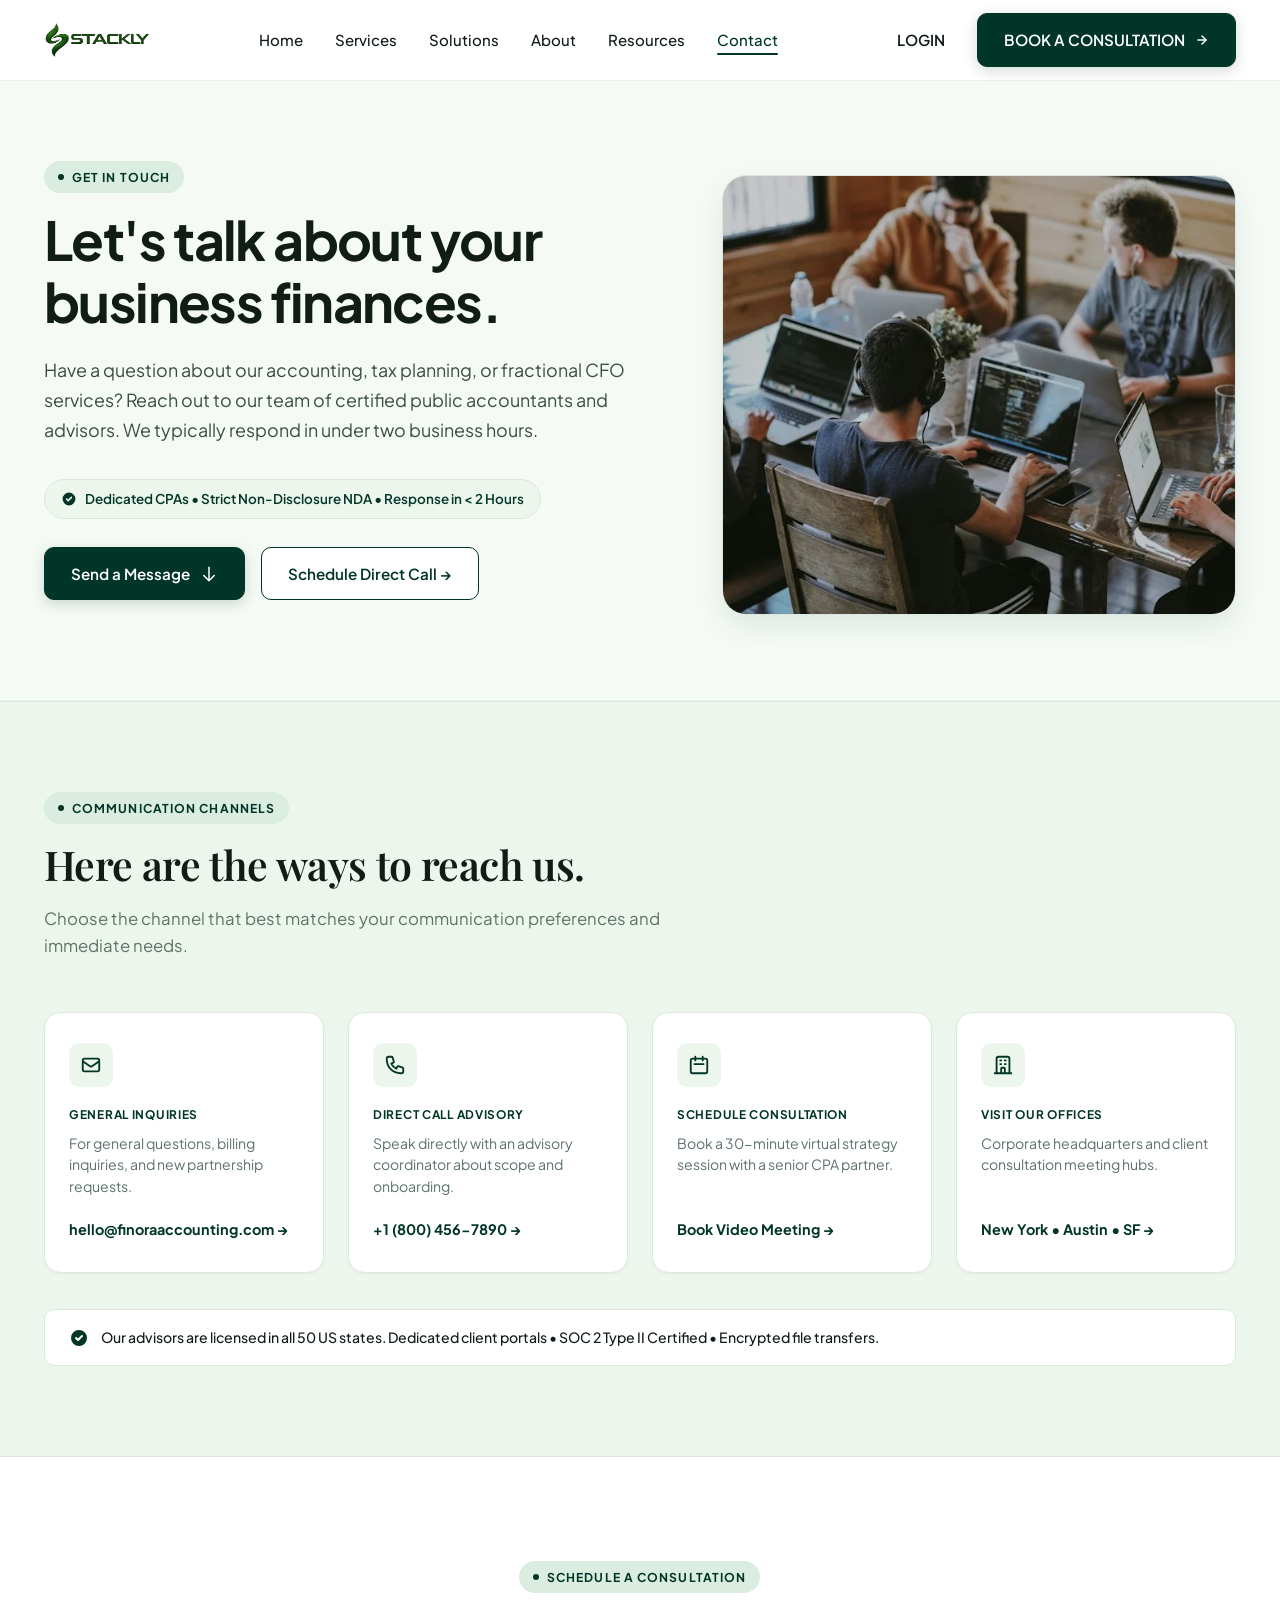
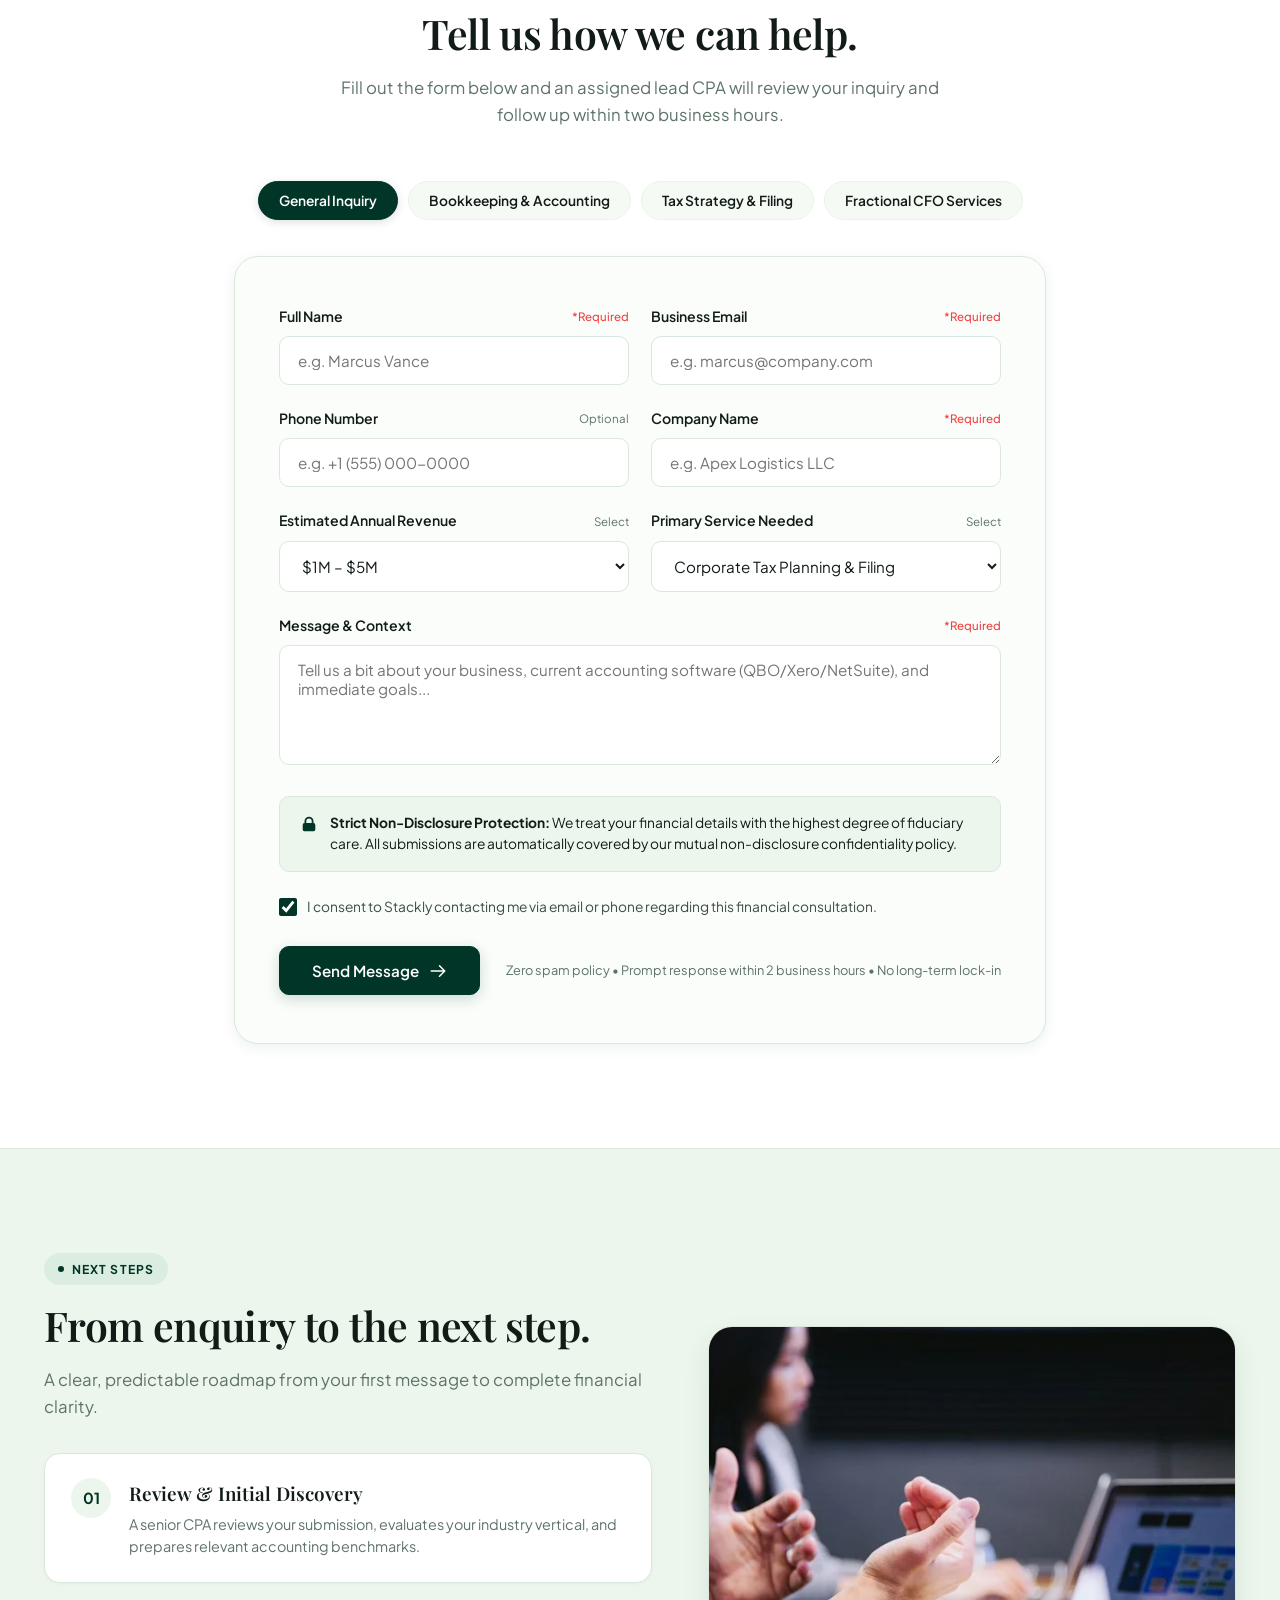
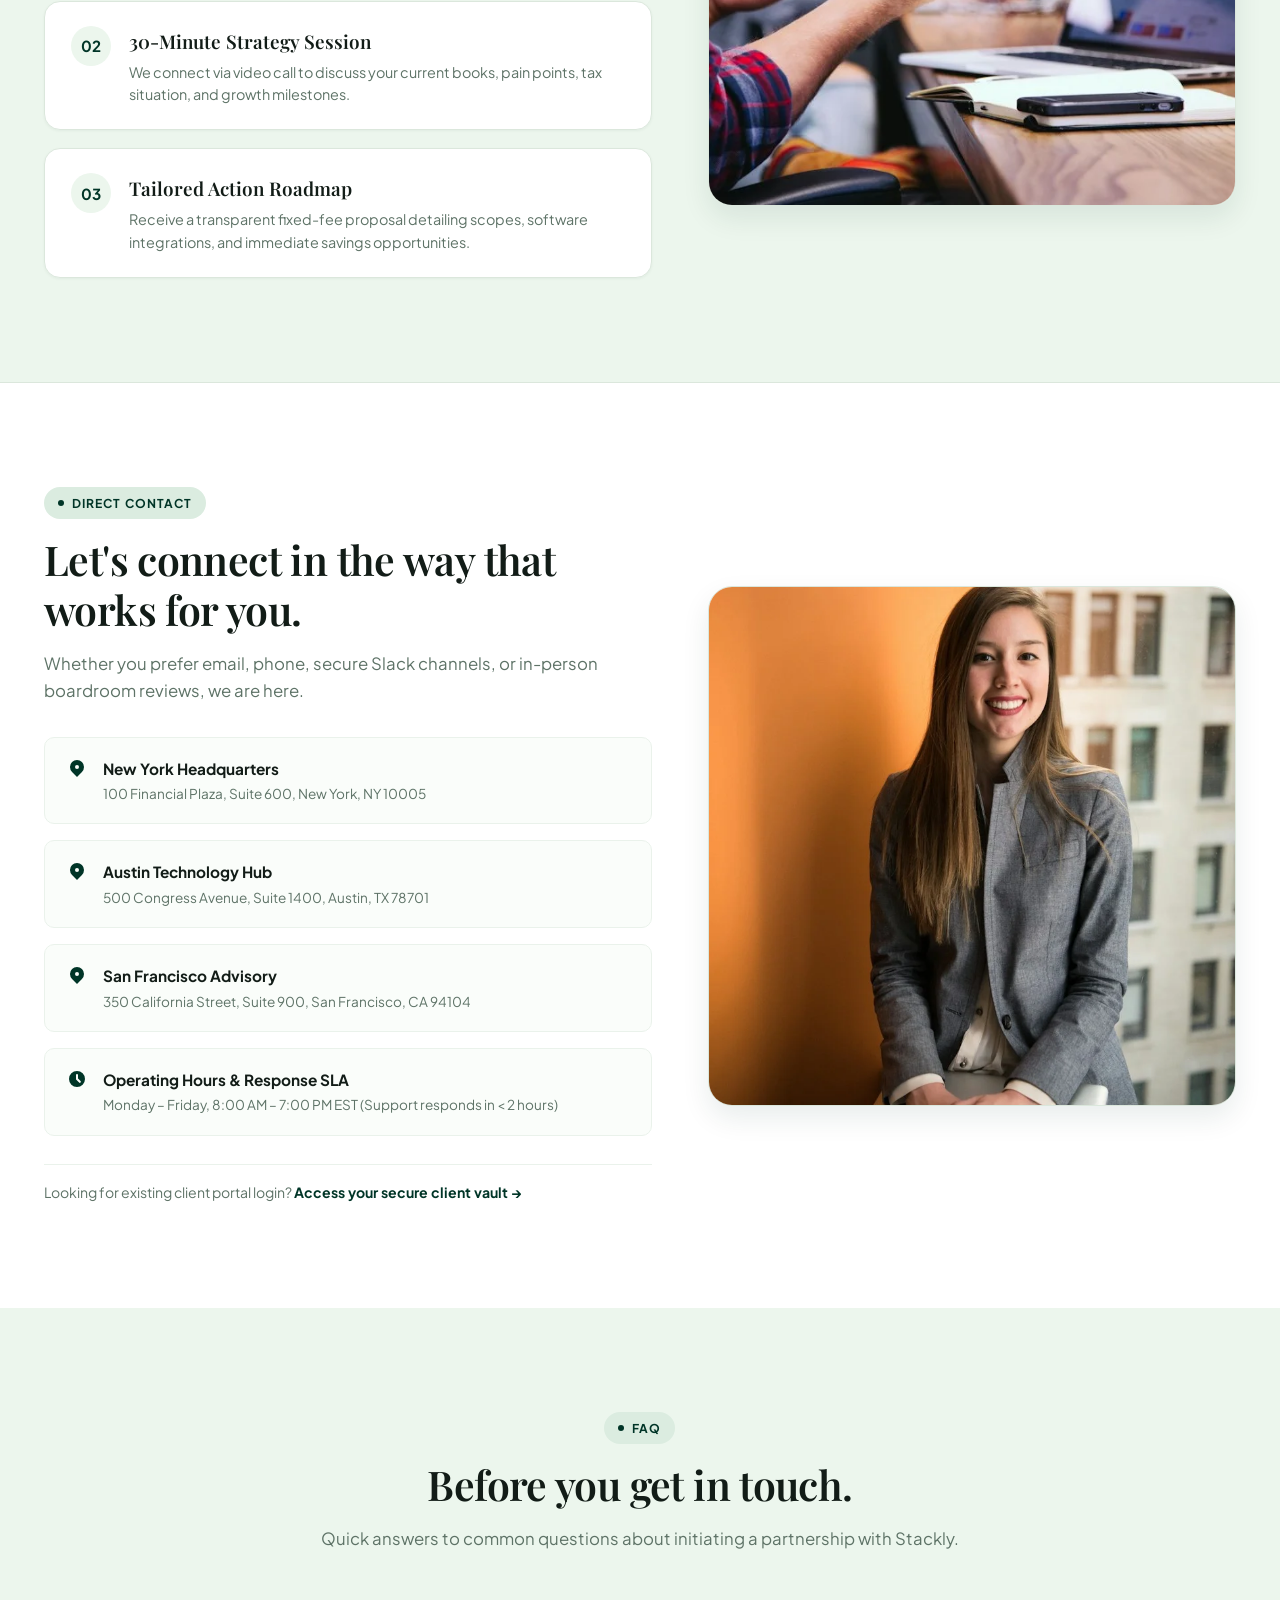
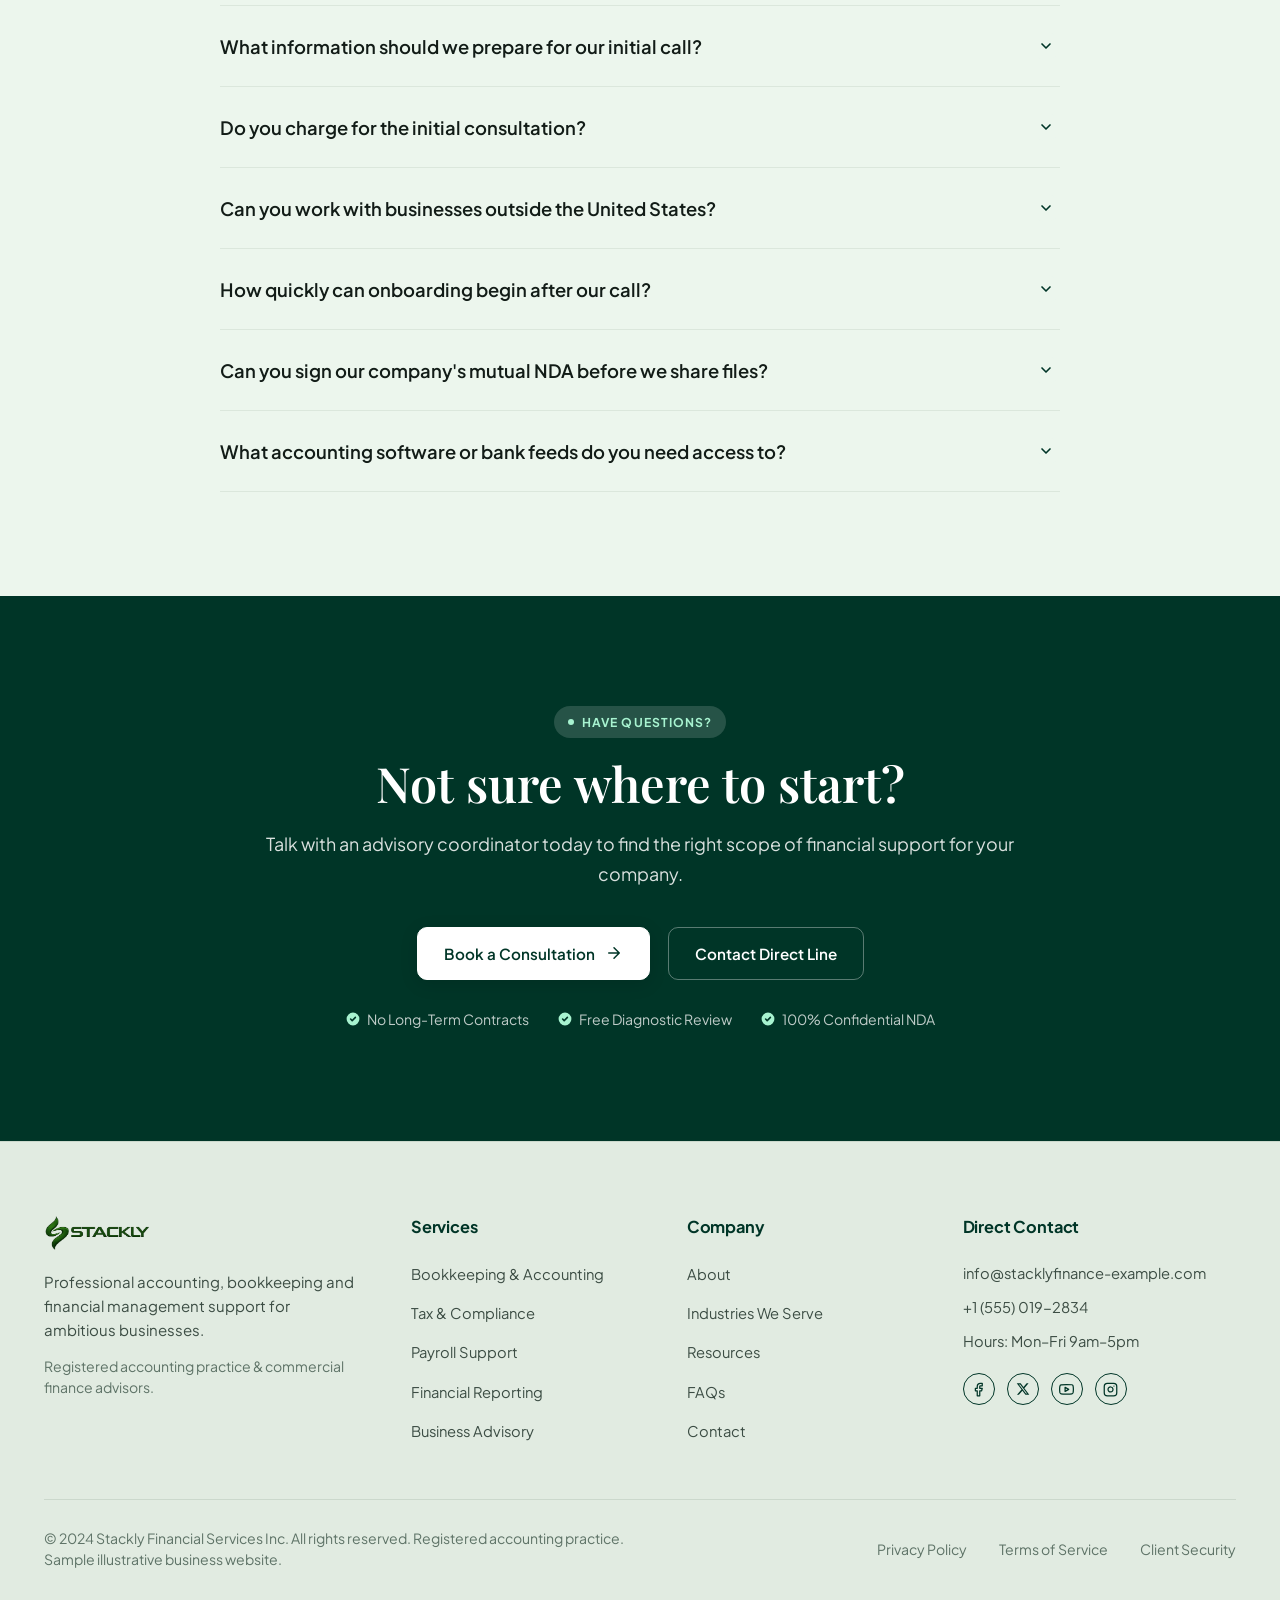
<file: contact.html>
<!DOCTYPE html>
<html lang="en">
<head>
  <meta charset="UTF-8">
  <meta name="viewport" content="width=device-width, initial-scale=1.0">
  <title>Contact Us — Stackly Accounting & Finance</title>
  <meta name="description" content="Get in touch with Stackly's certified public accountants and advisors. Schedule a consultation or reach out directly. Under 2-hour response time.">
  <link rel="icon" type="image/webp" href="assets/logo.webp">

  <!-- Stylesheets -->
  <link rel="stylesheet" href="css/index.css">
  <link rel="stylesheet" href="css/contact.css">
  <link rel="stylesheet" href="css/animation.css">
  <link rel="stylesheet" href="css/responsive.css">
</head>
<body>

    <!-- ==========================================================================
       Header & Navigation
       ========================================================================== -->
  <header class="site-header">
    <div class="container nav-container">
      <a href="index.html" class="brand-logo" aria-label="Stackly Home">
        <img src="assets/logo.webp" alt="Stackly" class="brand-logo-img" />
      </a>

      <nav class="site-nav" aria-label="Main Navigation">
        <ul class="nav-links">
          <li><a href="index.html" class="nav-link">Home</a></li>
          <li><a href="services.html" class="nav-link">Services</a></li>
          <li><a href="solutions.html" class="nav-link">Solutions</a></li>
          <li><a href="about.html" class="nav-link">About</a></li>
          <li><a href="resources.html" class="nav-link">Resources</a></li>
          <li><a href="contact.html" class="nav-link active">Contact</a></li>
          <li class="nav-actions-mobile">
            <a href="login.html" class="btn btn-secondary">Log In</a>
            <a href="consultation.html" class="btn btn-primary">Book a Consultation</a>
          </li>
        </ul>
      </nav>

      <div class="nav-actions">
        <a href="login.html" class="nav-login">LOGIN</a>
        <a href="consultation.html" class="btn btn-primary">
          <span>BOOK A CONSULTATION</span>
          <svg width="14" height="14" viewBox="0 0 24 24" fill="none" stroke="currentColor" stroke-width="2.5" stroke-linecap="round" stroke-linejoin="round">
            <line x1="5" y1="12" x2="19" y2="12"></line>
            <polyline points="12 5 19 12 12 19"></polyline>
          </svg>
        </a>
      </div>

      <button class="mobile-toggle" aria-label="Toggle navigation menu" aria-expanded="false">
        <svg width="24" height="24" fill="none" stroke="currentColor" stroke-width="2" viewBox="0 0 24 24">
          <path stroke-linecap="round" stroke-linejoin="round" d="M4 6h16M4 12h16M4 18h16"/>
        </svg>
      </button>
    </div>
  </header>

  <!-- ==========================================================================
       Hero Section (Contact Page)
       ========================================================================== -->
  <section class="contact-hero-section">
    <div class="container hero-grid">
      <div class="hero-content reveal">
        <div class="section-badge">Get in Touch</div>
        <h1 class="hero-title">Let's talk about your business finances.</h1>
        <p class="hero-description">
          Have a question about our accounting, tax planning, or fractional CFO services? Reach out to our team of certified public accountants and advisors. We typically respond in under two business hours.
        </p>

        <div class="contact-trust-pill">
          <svg width="16" height="16" viewBox="0 0 20 20" fill="currentColor">
            <path fill-rule="evenodd" d="M10 18a8 8 0 100-16 8 8 0 000 16zm3.707-9.293a1 1 0 00-1.414-1.414L9 10.586 7.707 9.293a1 1 0 00-1.414 1.414l2 2a1 1 0 001.414 0l4-4z" clip-rule="evenodd"/>
          </svg>
          <span>Dedicated CPAs • Strict Non-Disclosure NDA • Response in &lt; 2 Hours</span>
        </div>

        <div class="hero-actions">
          <a href="#consultation-form-section" class="btn btn-primary">
            <span>Send a Message</span>
            <svg width="18" height="18" fill="none" stroke="currentColor" stroke-width="2" viewBox="0 0 24 24">
              <path stroke-linecap="round" stroke-linejoin="round" d="M19 14l-7 7m0 0l-7-7m7 7V3"/>
            </svg>
          </a>
          <a href="tel:+18004567890" class="btn btn-secondary">Schedule Direct Call →</a>
        </div>
      </div>

      <div class="contact-hero-image-wrap reveal reveal-delay-2">
        <img src="assets/contact-hero.webp" alt="Stackly advisory team ready to assist your enterprise" class="contact-hero-image" loading="lazy">
      </div>
    </div>
  </section>

  <!-- ==========================================================================
       Section: Communication Channels (4 Cards)
       ========================================================================== -->
  <section class="contact-channels-section">
    <div class="container">
      <div class="section-header reveal">
        <div class="section-badge">Communication Channels</div>
        <h2 class="section-title">Here are the ways to reach us.</h2>
        <p class="section-subtitle">
          Choose the channel that best matches your communication preferences and immediate needs.
        </p>
      </div>

      <div class="channel-cards-grid">
        <!-- Card 1 -->
        <div class="channel-card reveal">
          <div class="channel-card-icon">
            <svg width="22" height="22" fill="none" stroke="currentColor" stroke-width="2" viewBox="0 0 24 24">
              <path stroke-linecap="round" stroke-linejoin="round" d="M3 8l7.89 5.26a2 2 0 002.22 0L21 8M5 19h14a2 2 0 002-2V7a2 2 0 00-2-2H5a2 2 0 00-2 2v10a2 2 0 002 2z"/>
            </svg>
          </div>
          <div class="channel-badge-title">General Inquiries</div>
          <p class="channel-desc">For general questions, billing inquiries, and new partnership requests.</p>
          <a href="mailto:hello@finoraaccounting.com" class="channel-link">hello@finoraaccounting.com →</a>
        </div>

        <!-- Card 2 -->
        <div class="channel-card reveal reveal-delay-1">
          <div class="channel-card-icon">
            <svg width="22" height="22" fill="none" stroke="currentColor" stroke-width="2" viewBox="0 0 24 24">
              <path stroke-linecap="round" stroke-linejoin="round" d="M3 5a2 2 0 012-2h3.28a1 1 0 01.948.684l1.498 4.493a1 1 0 01-.502 1.21l-2.257 1.13a11.042 11.042 0 005.516 5.516l1.13-2.257a1 1 0 011.21-.502l4.493 1.498a1 1 0 01.684.949V19a2 2 0 01-2 2h-1C9.716 21 3 14.284 3 6V5z"/>
            </svg>
          </div>
          <div class="channel-badge-title">Direct Call Advisory</div>
          <p class="channel-desc">Speak directly with an advisory coordinator about scope and onboarding.</p>
          <a href="tel:+18004567890" class="channel-link">+1 (800) 456-7890 →</a>
        </div>

        <!-- Card 3 -->
        <div class="channel-card reveal reveal-delay-2">
          <div class="channel-card-icon">
            <svg width="22" height="22" fill="none" stroke="currentColor" stroke-width="2" viewBox="0 0 24 24">
              <path stroke-linecap="round" stroke-linejoin="round" d="M8 7V3m8 4V3m-9 8h10M5 21h14a2 2 0 002-2V7a2 2 0 00-2-2H5a2 2 0 00-2 2v12a2 2 0 002 2z"/>
            </svg>
          </div>
          <div class="channel-badge-title">Schedule Consultation</div>
          <p class="channel-desc">Book a 30-minute virtual strategy session with a senior CPA partner.</p>
          <a href="#consultation-form-section" class="channel-link">Book Video Meeting →</a>
        </div>

        <!-- Card 4 -->
        <div class="channel-card reveal reveal-delay-3">
          <div class="channel-card-icon">
            <svg width="22" height="22" fill="none" stroke="currentColor" stroke-width="2" viewBox="0 0 24 24">
              <path stroke-linecap="round" stroke-linejoin="round" d="M19 21V5a2 2 0 00-2-2H7a2 2 0 00-2 2v16m14 0h2m-2 0h-5m-9 0H3m2 0h5M9 7h1m-1 4h1m4-4h1m-1 4h1m-5 10v-5a1 1 0 011-1h2a1 1 0 011 1v5m-4 0h4"/>
            </svg>
          </div>
          <div class="channel-badge-title">Visit Our Offices</div>
          <p class="channel-desc">Corporate headquarters and client consultation meeting hubs.</p>
          <a href="#office-locations" class="channel-link">New York • Austin • SF →</a>
        </div>
      </div>

      <div class="channels-banner-strip reveal">
        <svg viewBox="0 0 20 20" fill="currentColor">
          <path fill-rule="evenodd" d="M10 18a8 8 0 100-16 8 8 0 000 16zm3.707-9.293a1 1 0 00-1.414-1.414L9 10.586 7.707 9.293a1 1 0 00-1.414 1.414l2 2a1 1 0 001.414 0l4-4z" clip-rule="evenodd"/>
        </svg>
        <span>Our advisors are licensed in all 50 US states. Dedicated client portals • SOC 2 Type II Certified • Encrypted file transfers.</span>
      </div>
    </div>
  </section>

  <!-- ==========================================================================
       Section: Interactive Contact & Consultation Form
       ========================================================================== -->
  <section id="consultation-form-section" class="consultation-form-section">
    <div class="container form-wrapper">
      <div class="section-header text-center reveal">
        <div class="section-badge">Schedule a Consultation</div>
        <h2 class="section-title">Tell us how we can help.</h2>
        <p class="section-subtitle">
          Fill out the form below and an assigned lead CPA will review your inquiry and follow up within two business hours.
        </p>
      </div>

      <!-- Category Filter Tabs -->
      <div class="form-type-tabs reveal">
        <button type="button" class="form-type-btn active" data-type="general">General Inquiry</button>
        <button type="button" class="form-type-btn" data-type="bookkeeping">Bookkeeping & Accounting</button>
        <button type="button" class="form-type-btn" data-type="tax">Tax Strategy & Filing</button>
        <button type="button" class="form-type-btn" data-type="cfo">Fractional CFO Services</button>
      </div>

      <!-- Form Container Card -->
      <div class="form-card-container reveal">
        <form id="consultation-form" action="404.html" method="GET" novalidate>
          <input type="hidden" id="selected-service-category" value="general">

          <div class="contact-form-grid">
            <!-- Full Name -->
            <div class="form-group">
              <label for="full-name" class="form-label">
                <span>Full Name</span>
                <span class="label-required">*Required</span>
              </label>
              <input type="text" id="full-name" class="form-input" placeholder="e.g. Marcus Vance" required>
              <span id="name-error" class="field-error-msg"></span>
            </div>

            <!-- Business Email -->
            <div class="form-group">
              <label for="business-email" class="form-label">
                <span>Business Email</span>
                <span class="label-required">*Required</span>
              </label>
              <input type="email" id="business-email" class="form-input" placeholder="e.g. marcus@company.com" required>
              <span id="email-error" class="field-error-msg"></span>
            </div>

            <!-- Phone Number -->
            <div class="form-group">
              <label for="phone-number" class="form-label">
                <span>Phone Number</span>
                <span class="label-optional">Optional</span>
              </label>
              <input type="tel" id="phone-number" class="form-input" placeholder="e.g. +1 (555) 000-0000">
            </div>

            <!-- Company Name -->
            <div class="form-group">
              <label for="company-name" class="form-label">
                <span>Company Name</span>
                <span class="label-required">*Required</span>
              </label>
              <input type="text" id="company-name" class="form-input" placeholder="e.g. Apex Logistics LLC" required>
              <span id="company-error" class="field-error-msg"></span>
            </div>

            <!-- Annual Revenue -->
            <div class="form-group">
              <label for="annual-revenue" class="form-label">
                <span>Estimated Annual Revenue</span>
                <span class="label-optional">Select</span>
              </label>
              <select id="annual-revenue" class="form-select">
                <option value="under-500k">Pre-Revenue / Under $500K</option>
                <option value="500k-1m">$500K – $1M</option>
                <option value="1m-5m" selected>$1M – $5M</option>
                <option value="5m-20m">$5M – $20M</option>
                <option value="over-20m">$20M+</option>
              </select>
            </div>

            <!-- Primary Service -->
            <div class="form-group">
              <label for="service-needed" class="form-label">
                <span>Primary Service Needed</span>
                <span class="label-optional">Select</span>
              </label>
              <select id="service-needed" class="form-select">
                <option value="bookkeeping">Monthly Bookkeeping & Reporting</option>
                <option value="tax" selected>Corporate Tax Planning & Filing</option>
                <option value="cfo">Fractional CFO & Financial Modeling</option>
                <option value="catchup">Historical Catch-Up & Audit Clean</option>
                <option value="all-in-one">Complete All-in-One Operations</option>
              </select>
            </div>

            <!-- Message -->
            <div class="form-group full-width">
              <label for="message" class="form-label">
                <span>Message & Context</span>
                <span class="label-required">*Required</span>
              </label>
              <textarea id="message" class="form-textarea" placeholder="Tell us a bit about your business, current accounting software (QBO/Xero/NetSuite), and immediate goals..." required></textarea>
              <span id="message-error" class="field-error-msg"></span>
            </div>
          </div>

          <!-- Security & NDA Notice -->
          <div class="security-nda-notice">
            <svg viewBox="0 0 20 20" fill="currentColor">
              <path fill-rule="evenodd" d="M5 9V7a5 5 0 0110 0v2a2 2 0 012 2v5a2 2 0 01-2 2H5a2 2 0 01-2-2v-5a2 2 0 012-2zm8-2v2H7V7a3 3 0 016 0z" clip-rule="evenodd"/>
            </svg>
            <div>
              <strong>Strict Non-Disclosure Protection:</strong> We treat your financial details with the highest degree of fiduciary care. All submissions are automatically covered by our mutual non-disclosure confidentiality policy.
            </div>
          </div>

          <!-- Consent Checkbox -->
          <div class="form-consent-row">
            <input type="checkbox" id="consent-checkbox" required checked>
            <label for="consent-checkbox">
              I consent to Stackly contacting me via email or phone regarding this financial consultation.
            </label>
          </div>
          <span id="consent-error" class="field-error-msg" style="margin-top: -20px; margin-bottom: 20px;">
            Please consent to communication to submit.
          </span>

          <!-- Submit Button & Info -->
          <div class="form-submit-row">
            <button type="submit" class="btn btn-primary" style="padding: 14px 32px;">
              <span>Send Message</span>
              <svg width="18" height="18" fill="none" stroke="currentColor" stroke-width="2" viewBox="0 0 24 24">
                <path stroke-linecap="round" stroke-linejoin="round" d="M14 5l7 7m0 0l-7 7m7-7H3"/>
              </svg>
            </button>
            <span class="form-submit-microcopy">
              Zero spam policy • Prompt response within 2 business hours • No long-term lock-in
            </span>
          </div>
        </form>
      </div>
    </div>
  </section>

  <!-- ==========================================================================
       Section: From Enquiry to the Next Step
       ========================================================================== -->
  <section class="next-steps-section">
    <div class="container next-steps-grid">
      <div class="next-steps-content reveal">
        <div class="section-badge">Next Steps</div>
        <h2 class="section-title">From enquiry to the next step.</h2>
        <p class="section-subtitle">
          A clear, predictable roadmap from your first message to complete financial clarity.
        </p>

        <div class="next-steps-stack">
          <!-- Step 1 -->
          <div class="next-step-card">
            <div class="next-step-icon">01</div>
            <div class="next-step-info">
              <h4>Review & Initial Discovery</h4>
              <p>A senior CPA reviews your submission, evaluates your industry vertical, and prepares relevant accounting benchmarks.</p>
            </div>
          </div>

          <!-- Step 2 -->
          <div class="next-step-card">
            <div class="next-step-icon">02</div>
            <div class="next-step-info">
              <h4>30-Minute Strategy Session</h4>
              <p>We connect via video call to discuss your current books, pain points, tax situation, and growth milestones.</p>
            </div>
          </div>

          <!-- Step 3 -->
          <div class="next-step-card">
            <div class="next-step-icon">03</div>
            <div class="next-step-info">
              <h4>Tailored Action Roadmap</h4>
              <p>Receive a transparent fixed-fee proposal detailing scopes, software integrations, and immediate savings opportunities.</p>
            </div>
          </div>
        </div>
      </div>

      <div class="next-steps-image-wrap reveal reveal-delay-2">
        <img src="assets/roundtable-coffee.webp" alt="Advisors conducting strategic onboarding consultation" class="next-steps-image" loading="lazy">
      </div>
    </div>
  </section>

  <!-- ==========================================================================
       Section: Direct Contact & Office Locations
       ========================================================================== -->
  <section id="office-locations" class="locations-section">
    <div class="container locations-grid">
      <div class="locations-content reveal">
        <div class="section-badge">Direct Contact</div>
        <h2 class="section-title">Let's connect in the way that works for you.</h2>
        <p class="section-subtitle">
          Whether you prefer email, phone, secure Slack channels, or in-person boardroom reviews, we are here.
        </p>

        <div class="locations-stack">
          <!-- Location 1 -->
          <div class="location-item-box">
            <svg viewBox="0 0 20 20" fill="currentColor">
              <path fill-rule="evenodd" d="M5.05 4.05a7 7 0 119.9 9.9L10 18.9l-4.95-4.95a7 7 0 010-9.9zM10 11a2 2 0 100-4 2 2 0 000 4z" clip-rule="evenodd"/>
            </svg>
            <div>
              <h4>New York Headquarters</h4>
              <p>100 Financial Plaza, Suite 600, New York, NY 10005</p>
            </div>
          </div>

          <!-- Location 2 -->
          <div class="location-item-box">
            <svg viewBox="0 0 20 20" fill="currentColor">
              <path fill-rule="evenodd" d="M5.05 4.05a7 7 0 119.9 9.9L10 18.9l-4.95-4.95a7 7 0 010-9.9zM10 11a2 2 0 100-4 2 2 0 000 4z" clip-rule="evenodd"/>
            </svg>
            <div>
              <h4>Austin Technology Hub</h4>
              <p>500 Congress Avenue, Suite 1400, Austin, TX 78701</p>
            </div>
          </div>

          <!-- Location 3 -->
          <div class="location-item-box">
            <svg viewBox="0 0 20 20" fill="currentColor">
              <path fill-rule="evenodd" d="M5.05 4.05a7 7 0 119.9 9.9L10 18.9l-4.95-4.95a7 7 0 010-9.9zM10 11a2 2 0 100-4 2 2 0 000 4z" clip-rule="evenodd"/>
            </svg>
            <div>
              <h4>San Francisco Advisory</h4>
              <p>350 California Street, Suite 900, San Francisco, CA 94104</p>
            </div>
          </div>

          <!-- Hours -->
          <div class="location-item-box">
            <svg viewBox="0 0 20 20" fill="currentColor">
              <path fill-rule="evenodd" d="M10 18a8 8 0 100-16 8 8 0 000 16zm1-12a1 1 0 10-2 0v4a1 1 0 00.293.707l2.828 2.829a1 1 0 101.415-1.415L11 9.586V6z" clip-rule="evenodd"/>
            </svg>
            <div>
              <h4>Operating Hours & Response SLA</h4>
              <p>Monday – Friday, 8:00 AM – 7:00 PM EST (Support responds in &lt; 2 hours)</p>
            </div>
          </div>
        </div>

        <div class="portal-notice-callout">
          Looking for existing client portal login? <a href="login.html">Access your secure client vault →</a>
        </div>
      </div>

      <div class="locations-image-wrap reveal reveal-delay-2">
        <img src="assets/brick-office-consult.webp" alt="Stackly CPA partners consulting in modern office" class="locations-image" loading="lazy">
      </div>
    </div>
  </section>

  <!-- ==========================================================================
       Section: FAQ Before You Get In Touch
       ========================================================================== -->
  <section class="faq-section" style="background-color: var(--accent-sage);">
    <div class="container">
      <div class="section-header text-center reveal">
        <div class="section-badge">FAQ</div>
        <h2 class="section-title">Before you get in touch.</h2>
        <p class="section-subtitle">
          Quick answers to common questions about initiating a partnership with Stackly.
        </p>
      </div>

      <div class="faq-list">
        <!-- FAQ 1 -->
        <div class="faq-item reveal">
          <button class="faq-question-btn" type="button">
            <span>What information should we prepare for our initial call?</span>
            <span class="faq-icon-toggle" aria-hidden="true">
              <svg class="faq-icon-chevron" width="16" height="16" viewBox="0 0 24 24" fill="none" stroke="currentColor" stroke-width="2.5" stroke-linecap="round" stroke-linejoin="round">
                <polyline points="6 9 12 15 18 9"></polyline>
              </svg>
              <svg class="faq-icon-close" width="16" height="16" viewBox="0 0 24 24" fill="none" stroke="currentColor" stroke-width="2.5" stroke-linecap="round" stroke-linejoin="round">
                <line x1="18" y1="6" x2="6" y2="18"></line>
                <line x1="6" y1="6" x2="18" y2="18"></line>
              </svg>
            </span>
          </button>
          <div class="faq-answer-panel">
            <p>
              Having a general idea of your monthly transaction volume, your current accounting software (QuickBooks Online, Xero, NetSuite, etc.), and a copy of your most recent tax return is helpful, but not required. We will guide the discovery session step-by-step.
            </p>
          </div>
        </div>

        <!-- FAQ 2 -->
        <div class="faq-item reveal reveal-delay-1">
          <button class="faq-question-btn" type="button">
            <span>Do you charge for the initial consultation?</span>
            <span class="faq-icon-toggle" aria-hidden="true">
              <svg class="faq-icon-chevron" width="16" height="16" viewBox="0 0 24 24" fill="none" stroke="currentColor" stroke-width="2.5" stroke-linecap="round" stroke-linejoin="round">
                <polyline points="6 9 12 15 18 9"></polyline>
              </svg>
              <svg class="faq-icon-close" width="16" height="16" viewBox="0 0 24 24" fill="none" stroke="currentColor" stroke-width="2.5" stroke-linecap="round" stroke-linejoin="round">
                <line x1="18" y1="6" x2="6" y2="18"></line>
                <line x1="6" y1="6" x2="18" y2="18"></line>
              </svg>
            </span>
          </button>
          <div class="faq-answer-panel">
            <p>
              No. Our initial 30-minute discovery call and preliminary financial health diagnostic are 100% complimentary with zero obligation.
            </p>
          </div>
        </div>

        <!-- FAQ 3 -->
        <div class="faq-item reveal reveal-delay-2">
          <button class="faq-question-btn" type="button">
            <span>Can you work with businesses outside the United States?</span>
            <span class="faq-icon-toggle" aria-hidden="true">
              <svg class="faq-icon-chevron" width="16" height="16" viewBox="0 0 24 24" fill="none" stroke="currentColor" stroke-width="2.5" stroke-linecap="round" stroke-linejoin="round">
                <polyline points="6 9 12 15 18 9"></polyline>
              </svg>
              <svg class="faq-icon-close" width="16" height="16" viewBox="0 0 24 24" fill="none" stroke="currentColor" stroke-width="2.5" stroke-linecap="round" stroke-linejoin="round">
                <line x1="18" y1="6" x2="6" y2="18"></line>
                <line x1="6" y1="6" x2="18" y2="18"></line>
              </svg>
            </span>
          </button>
          <div class="faq-answer-panel">
            <p>
              Yes. We regularly advise international businesses that have US subsidiaries, multi-currency revenue streams, or foreign parent entities operating under US tax nexus.
            </p>
          </div>
        </div>

        <!-- FAQ 4 -->
        <div class="faq-item reveal">
          <button class="faq-question-btn" type="button">
            <span>How quickly can onboarding begin after our call?</span>
            <span class="faq-icon-toggle" aria-hidden="true">
              <svg class="faq-icon-chevron" width="16" height="16" viewBox="0 0 24 24" fill="none" stroke="currentColor" stroke-width="2.5" stroke-linecap="round" stroke-linejoin="round">
                <polyline points="6 9 12 15 18 9"></polyline>
              </svg>
              <svg class="faq-icon-close" width="16" height="16" viewBox="0 0 24 24" fill="none" stroke="currentColor" stroke-width="2.5" stroke-linecap="round" stroke-linejoin="round">
                <line x1="18" y1="6" x2="6" y2="18"></line>
                <line x1="6" y1="6" x2="18" y2="18"></line>
              </svg>
            </span>
          </button>
          <div class="faq-answer-panel">
            <p>
              We can initiate system integrations within 24 to 48 hours of proposal approval. Most companies are fully active and reconciled within 5 to 7 business days.
            </p>
          </div>
        </div>

        <!-- FAQ 5 -->
        <div class="faq-item reveal reveal-delay-1">
          <button class="faq-question-btn" type="button">
            <span>Can you sign our company's mutual NDA before we share files?</span>
            <span class="faq-icon-toggle" aria-hidden="true">
              <svg class="faq-icon-chevron" width="16" height="16" viewBox="0 0 24 24" fill="none" stroke="currentColor" stroke-width="2.5" stroke-linecap="round" stroke-linejoin="round">
                <polyline points="6 9 12 15 18 9"></polyline>
              </svg>
              <svg class="faq-icon-close" width="16" height="16" viewBox="0 0 24 24" fill="none" stroke="currentColor" stroke-width="2.5" stroke-linecap="round" stroke-linejoin="round">
                <line x1="18" y1="6" x2="6" y2="18"></line>
                <line x1="6" y1="6" x2="18" y2="18"></line>
              </svg>
            </span>
          </button>
          <div class="faq-answer-panel">
            <p>
              Absolutely. While our standard engagement policy includes strict confidentiality clauses, we are always happy to review and execute your corporate mutual NDA before reviewing proprietary files.
            </p>
          </div>
        </div>

        <!-- FAQ 6 -->
        <div class="faq-item reveal reveal-delay-2">
          <button class="faq-question-btn" type="button">
            <span>What accounting software or bank feeds do you need access to?</span>
            <span class="faq-icon-toggle" aria-hidden="true">
              <svg class="faq-icon-chevron" width="16" height="16" viewBox="0 0 24 24" fill="none" stroke="currentColor" stroke-width="2.5" stroke-linecap="round" stroke-linejoin="round">
                <polyline points="6 9 12 15 18 9"></polyline>
              </svg>
              <svg class="faq-icon-close" width="16" height="16" viewBox="0 0 24 24" fill="none" stroke="currentColor" stroke-width="2.5" stroke-linecap="round" stroke-linejoin="round">
                <line x1="18" y1="6" x2="6" y2="18"></line>
                <line x1="6" y1="6" x2="18" y2="18"></line>
              </svg>
            </span>
          </button>
          <div class="faq-answer-panel">
            <p>
              We connect securely through read-only accountant portals in QuickBooks Online, Xero, NetSuite, Gusto, and major banking institutions without ever storing master banking passwords.
            </p>
          </div>
        </div>
      </div>
    </div>
  </section>

  <!-- ==========================================================================
       Section: Deep Forest Green CTA Banner
       ========================================================================== -->
  <section class="dark-cta-section">
    <div class="container dark-cta-inner reveal">
      <div class="section-badge dark-cta-badge">Have Questions?</div>
      <h2 class="dark-cta-title">Not sure where to start?</h2>
      <p class="dark-cta-subtitle">
        Talk with an advisory coordinator today to find the right scope of financial support for your company.
      </p>

      <div class="dark-cta-actions">
        <a href="#consultation-form-section" class="btn btn-white">
          <span>Book a Consultation</span>
          <svg width="18" height="18" fill="none" stroke="currentColor" stroke-width="2" viewBox="0 0 24 24">
            <path stroke-linecap="round" stroke-linejoin="round" d="M5 12h14m-7-7l7 7-7 7"/>
          </svg>
        </a>
        <a href="tel:+18004567890" class="btn btn-outline-white">Contact Direct Line</a>
      </div>

      <div class="dark-cta-guarantees">
        <span>
          <svg width="16" height="16" viewBox="0 0 20 20" fill="#a7f3d0">
            <path fill-rule="evenodd" d="M10 18a8 8 0 100-16 8 8 0 000 16zm3.707-9.293a1 1 0 00-1.414-1.414L9 10.586 7.707 9.293a1 1 0 00-1.414 1.414l2 2a1 1 0 001.414 0l4-4z" clip-rule="evenodd"/>
          </svg>
          No Long-Term Contracts
        </span>
        <span>
          <svg width="16" height="16" viewBox="0 0 20 20" fill="#a7f3d0">
            <path fill-rule="evenodd" d="M10 18a8 8 0 100-16 8 8 0 000 16zm3.707-9.293a1 1 0 00-1.414-1.414L9 10.586 7.707 9.293a1 1 0 00-1.414 1.414l2 2a1 1 0 001.414 0l4-4z" clip-rule="evenodd"/>
          </svg>
          Free Diagnostic Review
        </span>
        <span>
          <svg width="16" height="16" viewBox="0 0 20 20" fill="#a7f3d0">
            <path fill-rule="evenodd" d="M10 18a8 8 0 100-16 8 8 0 000 16zm3.707-9.293a1 1 0 00-1.414-1.414L9 10.586 7.707 9.293a1 1 0 00-1.414 1.414l2 2a1 1 0 001.414 0l4-4z" clip-rule="evenodd"/>
          </svg>
          100% Confidential NDA
        </span>
      </div>
    </div>
  </section>

      <!-- ==========================================================================
       Footer (Matching exact design)
       ========================================================================== -->
  <footer class="site-footer">
    <div class="container">
      <div class="footer-top-grid">
        <!-- Col 1: Brand -->
        <div class="footer-brand-col">
          <a href="index.html" class="brand-logo" aria-label="Stackly Home">
        <img src="assets/logo.webp" alt="Stackly" class="brand-logo-img" />
      </a>
          <p class="footer-brand-desc">
            Professional accounting, bookkeeping and financial management support for ambitious businesses.
          </p>
          <p class="footer-brand-sub">
            Registered accounting practice &amp; commercial finance advisors.
          </p>
        </div>

        <!-- Col 2: Services -->
        <div class="footer-nav-col">
          <h5>Services</h5>
          <ul class="footer-links-list">
            <li><a href="services.html#bookkeeping">Bookkeeping &amp; Accounting</a></li>
            <li><a href="services.html#tax">Tax &amp; Compliance</a></li>
            <li><a href="services.html#payroll">Payroll Support</a></li>
            <li><a href="services.html#reporting">Financial Reporting</a></li>
            <li><a href="services.html#advisory">Business Advisory</a></li>
          </ul>
        </div>

        <!-- Col 3: Company -->
        <div class="footer-nav-col">
          <h5>Company</h5>
          <ul class="footer-links-list">
            <li><a href="about.html">About</a></li>
            <li><a href="solutions.html#industries">Industries We Serve</a></li>
            <li><a href="resources.html">Resources</a></li>
            <li><a href="resources.html#faq">FAQs</a></li>
            <li><a href="contact.html">Contact</a></li>
          </ul>
        </div>

        <!-- Col 4: Direct Contact -->
        <div class="footer-nav-col">
          <h5>Direct Contact</h5>
          <div class="footer-contact-details">
            <a href="mailto:info@stacklyfinance-example.com">info@stacklyfinance-example.com</a>
            <a href="tel:+15550192834">+1 (555) 019-2834</a>
            <span>Hours: Mon–Fri 9am–5pm</span>
          </div>
          <div class="footer-social-list">
            <a href="404.html" class="footer-social-icon" aria-label="Facebook">
              <svg width="15" height="15" viewBox="0 0 24 24" fill="none" stroke="currentColor" stroke-width="2" stroke-linecap="round" stroke-linejoin="round">
                <path d="M18 2h-3a5 5 0 0 0-5 5v3H7v4h3v8h4v-8h3l1-4h-4V7a1 1 0 0 1 1-1h3z"/>
              </svg>
            </a>
            <a href="404.html" class="footer-social-icon" aria-label="X (formerly Twitter)">
              <svg width="14" height="14" viewBox="0 0 24 24" fill="currentColor">
                <path d="M18.244 2.25h3.308l-7.227 8.26 8.502 11.24H16.17l-5.214-6.817L4.99 21.75H1.68l7.73-8.835L1.254 2.25H8.08l4.713 6.231zm-1.161 17.52h1.833L7.084 4.126H5.117z"/>
              </svg>
            </a>
            <a href="404.html" class="footer-social-icon" aria-label="YouTube">
              <svg width="15" height="15" viewBox="0 0 24 24" fill="none" stroke="currentColor" stroke-width="2" stroke-linecap="round" stroke-linejoin="round">
                <path d="M22.54 6.42a2.78 2.78 0 0 0-1.94-2C18.88 4 12 4 12 4s-6.88 0-8.6.46a2.78 2.78 0 0 0-1.94 2A29 29 0 0 0 1 11.75a29 29 0 0 0 .46 5.33A2.78 2.78 0 0 0 3.4 19c1.72.46 8.6.46 8.6.46s6.88 0 8.6-.46a2.78 2.78 0 0 0 1.94-2 29 29 0 0 0 .46-5.25 29 29 0 0 0-.46-5.33z"/>
                <polygon points="9.75 15.02 15.5 11.75 9.75 8.48 9.75 15.02"/>
              </svg>
            </a>
            <a href="404.html" class="footer-social-icon" aria-label="Instagram">
              <svg width="15" height="15" viewBox="0 0 24 24" fill="none" stroke="currentColor" stroke-width="2" stroke-linecap="round" stroke-linejoin="round">
                <rect x="2" y="2" width="20" height="20" rx="5" ry="5"/>
                <path d="M16 11.37A4 4 0 1 1 12.63 8 4 4 0 0 1 16 11.37z"/>
                <line x1="17.5" y1="6.5" x2="17.51" y2="6.5"/>
              </svg>
            </a>
          </div>
        </div>
      </div>

      <div class="footer-bottom-bar">
        <div class="footer-bottom-copy">
          &copy; 2024 Stackly Financial Services Inc. All rights reserved. Registered accounting practice. Sample illustrative business website.
        </div>
        <div class="footer-bottom-links">
          <a href="404.html">Privacy Policy</a>
          <a href="404.html">Terms of Service</a>
          <a href="404.html">Client Security</a>
        </div>
      </div>
    </div>
  </footer>

  <!-- Scripts -->
  <script src="js/animations.js"></script>
  <script src="js/script.js"></script>
  <script src="js/validation.js"></script>
</body>
</html>
</file>
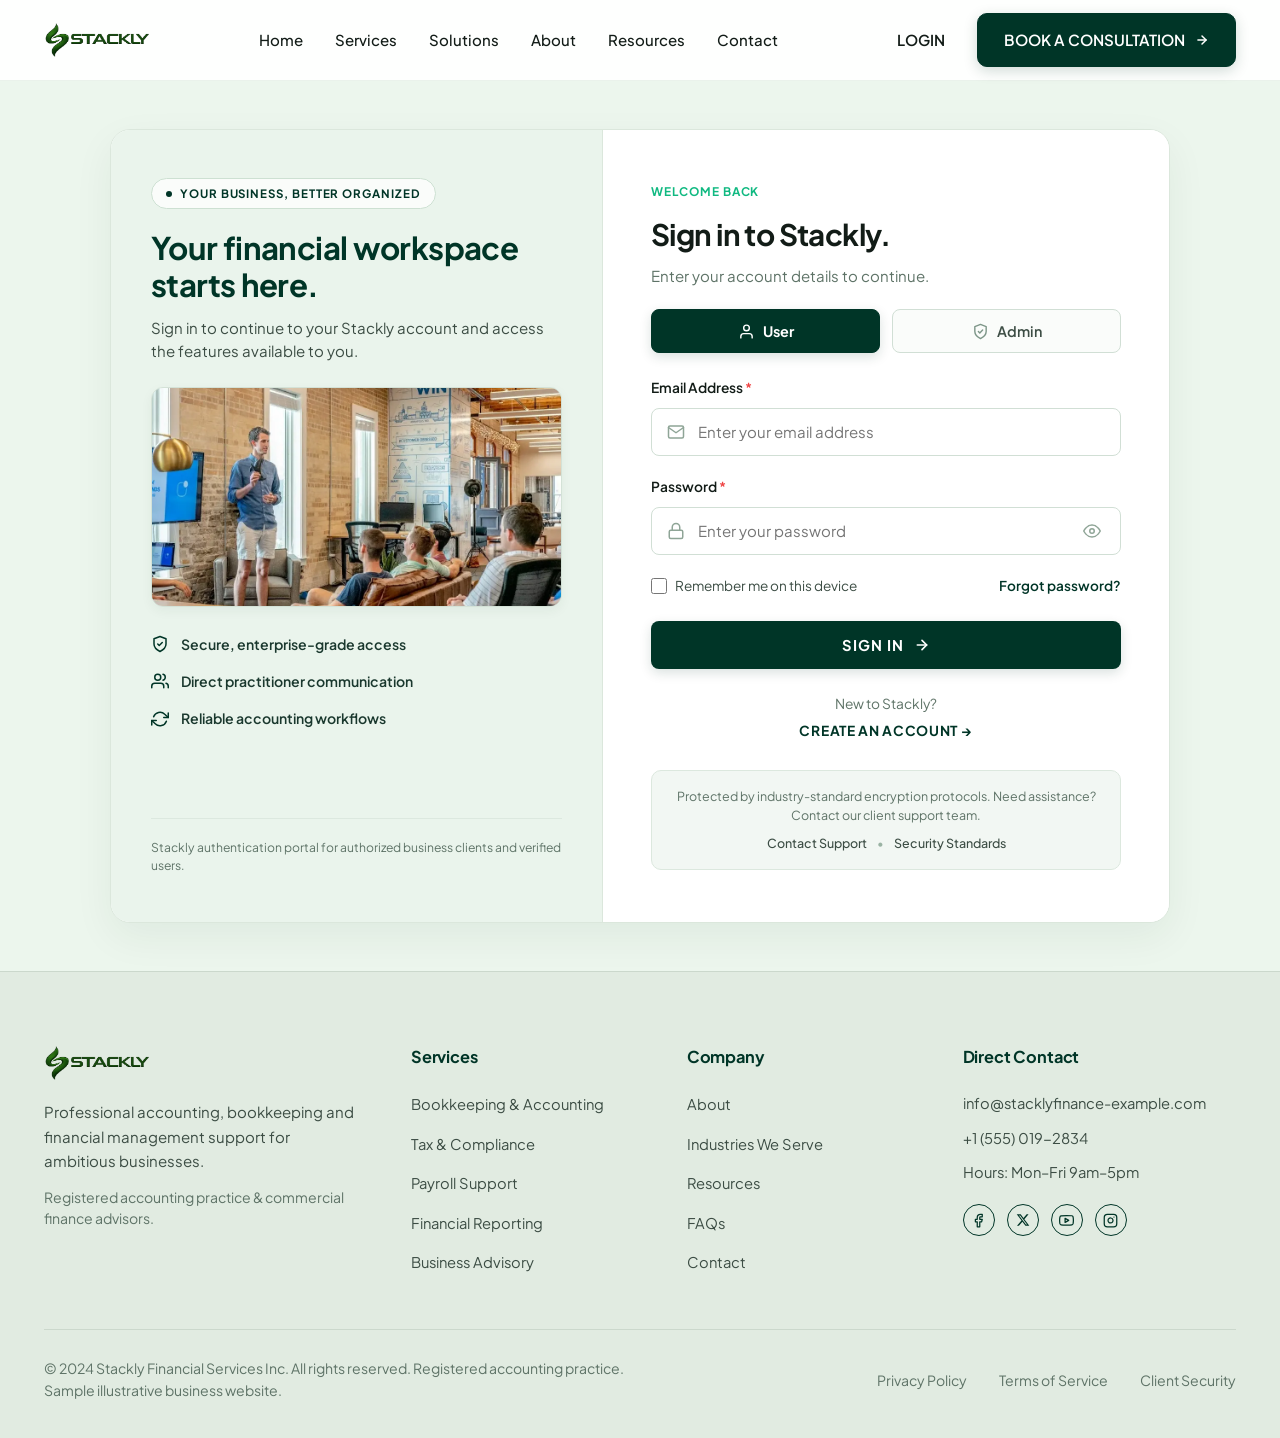
<file: login.html>
<!DOCTYPE html>
<html lang="en">
<head>
  <meta charset="UTF-8">
  <meta name="viewport" content="width=device-width, initial-scale=1.0">
  <title>Sign In — Stackly Accounting &amp; Finance</title>
  <meta name="description" content="Sign in to your Stackly financial workspace to access verified ledgers, tax filings, fractional CFO dashboards, and dedicated CPA advisory.">
  <link rel="icon" type="image/webp" href="assets/logo.webp">

  <!-- Stylesheets -->
  <link rel="stylesheet" href="css/index.css">
  <link rel="stylesheet" href="css/login.css">
  <link rel="stylesheet" href="css/animation.css">
  <link rel="stylesheet" href="css/responsive.css">
</head>
<body class="login-page-body">

    <!-- ==========================================================================
       Header & Navigation
       ========================================================================== -->
  <header class="site-header">
    <div class="container nav-container">
      <a href="index.html" class="brand-logo" aria-label="Stackly Home">
        <img src="assets/logo.webp" alt="Stackly" class="brand-logo-img" />
      </a>

      <nav class="site-nav" aria-label="Main Navigation">
        <ul class="nav-links">
          <li><a href="index.html" class="nav-link">Home</a></li>
          <li><a href="services.html" class="nav-link">Services</a></li>
          <li><a href="solutions.html" class="nav-link">Solutions</a></li>
          <li><a href="about.html" class="nav-link">About</a></li>
          <li><a href="resources.html" class="nav-link">Resources</a></li>
          <li><a href="contact.html" class="nav-link">Contact</a></li>
          <li class="nav-actions-mobile">
            <a href="login.html" class="btn btn-secondary">Log In</a>
            <a href="consultation.html" class="btn btn-primary">Book a Consultation</a>
          </li>
        </ul>
      </nav>

      <div class="nav-actions">
        <a href="login.html" class="nav-login">LOGIN</a>
        <a href="consultation.html" class="btn btn-primary">
          <span>BOOK A CONSULTATION</span>
          <svg width="14" height="14" viewBox="0 0 24 24" fill="none" stroke="currentColor" stroke-width="2.5" stroke-linecap="round" stroke-linejoin="round">
            <line x1="5" y1="12" x2="19" y2="12"></line>
            <polyline points="12 5 19 12 12 19"></polyline>
          </svg>
        </a>
      </div>

      <button class="mobile-toggle" aria-label="Toggle navigation menu" aria-expanded="false">
        <svg width="24" height="24" fill="none" stroke="currentColor" stroke-width="2" viewBox="0 0 24 24">
          <path stroke-linecap="round" stroke-linejoin="round" d="M4 6h16M4 12h16M4 18h16"/>
        </svg>
      </button>
    </div>
  </header>

  <!-- ==========================================================================
       Main Login Section
       ========================================================================= -->
  <main class="login-main-wrapper" id="main-content">
    <div class="login-card-container fade-in">
      
      <!-- Left Panel: Workspace Summary -->
      <section class="login-left-panel" aria-label="Workspace Highlights">
        <div class="login-left-pill">
          <span class="login-left-pill-dot" aria-hidden="true"></span>
          <span>YOUR BUSINESS, BETTER ORGANIZED</span>
        </div>

        <h1 class="login-left-title">Your financial workspace starts here.</h1>
        <p class="login-left-desc">Sign in to continue to your Stackly account and access the features available to you.</p>

        <div class="login-team-image-box">
          <img src="assets/login-team.webp" alt="Stackly Financial Advisors collaborating in conference room" class="login-team-img" width="480" height="287" loading="eager">
        </div>

        <ul class="login-features-list">
          <li class="login-feature-item">
            <svg viewBox="0 0 24 24" fill="none" stroke="currentColor" stroke-width="2" stroke-linecap="round" stroke-linejoin="round" aria-hidden="true">
              <path d="M12 22s8-4 8-10V5l-8-3-8 3v7c0 6 8 10 8 10z"/>
              <polyline points="9 12 11 14 15 10"/>
            </svg>
            <span>Secure, enterprise-grade access</span>
          </li>
          <li class="login-feature-item">
            <svg viewBox="0 0 24 24" fill="none" stroke="currentColor" stroke-width="2" stroke-linecap="round" stroke-linejoin="round" aria-hidden="true">
              <path d="M17 21v-2a4 4 0 0 0-4-4H5a4 4 0 0 0-4 4v2"/>
              <circle cx="9" cy="7" r="4"/>
              <path d="M23 21v-2a4 4 0 0 0-3-3.87"/>
              <path d="M16 3.13a4 4 0 0 1 0 7.75"/>
            </svg>
            <span>Direct practitioner communication</span>
          </li>
          <li class="login-feature-item">
            <svg viewBox="0 0 24 24" fill="none" stroke="currentColor" stroke-width="2" stroke-linecap="round" stroke-linejoin="round" aria-hidden="true">
              <polyline points="23 4 23 10 17 10"/>
              <polyline points="1 20 1 14 7 14"/>
              <path d="M3.51 9a9 9 0 0 1 14.85-3.36L23 10M1 14l4.64 4.36A9 9 0 0 0 20.49 15"/>
            </svg>
            <span>Reliable accounting workflows</span>
          </li>
        </ul>

        <p class="login-left-footer-note">
          Stackly authentication portal for authorized business clients and verified users.
        </p>
      </section>

      <!-- Right Panel: Authentication Form -->
      <section class="login-right-panel" aria-label="Sign In Form">
        <span class="login-welcome-tag" id="login-welcome-tag">WELCOME BACK</span>
        <h2 class="login-form-title" id="login-form-title">Sign in to Stackly.</h2>
        <p class="login-form-subtitle" id="login-form-subtitle">Enter your account details to continue.</p>

        <!-- Role Selection (User / Admin) -->
        <div class="role-toggle-group" role="group" aria-label="Select Account Role">
          <button type="button" class="role-toggle-btn active" data-role="user" id="login-role-user">
            <svg viewBox="0 0 24 24" fill="none" stroke="currentColor" stroke-width="2" stroke-linecap="round" stroke-linejoin="round" aria-hidden="true">
              <path d="M20 21v-2a4 4 0 0 0-4-4H8a4 4 0 0 0-4 4v2"></path>
              <circle cx="12" cy="7" r="4"></circle>
            </svg>
            <span>User</span>
          </button>
          <button type="button" class="role-toggle-btn" data-role="admin" id="login-role-admin">
            <svg viewBox="0 0 24 24" fill="none" stroke="currentColor" stroke-width="2" stroke-linecap="round" stroke-linejoin="round" aria-hidden="true">
              <path d="M12 22s8-4 8-10V5l-8-3-8 3v7c0 6 8 10 8 10z"></path>
              <polyline points="9 12 11 14 15 10"></polyline>
            </svg>
            <span>Admin</span>
          </button>
        </div>

        <form id="login-form" novalidate autocomplete="on">
          <input type="hidden" id="login-selected-role" name="role" value="user">
          <!-- Email Input -->
          <div class="login-field-group">
            <label for="login-email" class="login-label">Email Address <span class="asterisk">*</span></label>
            <div class="login-input-wrapper">
              <svg class="login-input-icon" viewBox="0 0 24 24" fill="none" stroke="currentColor" stroke-width="2" stroke-linecap="round" stroke-linejoin="round" aria-hidden="true">
                <path d="M4 4h16c1.1 0 2 .9 2 2v12c0 1.1-.9 2-2 2H4c-1.1 0-2-.9-2-2V6c0-1.1.9-2 2-2z"></path>
                <polyline points="22,6 12,13 2,6"></polyline>
              </svg>
              <input type="email" id="login-email" name="email" class="login-input" placeholder="Enter your email address" required autocomplete="email">
            </div>
            <div class="field-error-msg" id="login-email-error" role="alert"></div>
          </div>

          <!-- Password Input -->
          <div class="login-field-group">
            <label for="login-password" class="login-label">Password <span class="asterisk">*</span></label>
            <div class="login-input-wrapper">
              <svg class="login-input-icon" viewBox="0 0 24 24" fill="none" stroke="currentColor" stroke-width="2" stroke-linecap="round" stroke-linejoin="round" aria-hidden="true">
                <rect x="3" y="11" width="18" height="11" rx="2" ry="2"></rect>
                <path d="M7 11V7a5 5 0 0 1 10 0v4"></path>
              </svg>
              <input type="password" id="login-password" name="password" class="login-input has-toggle" placeholder="Enter your password" required autocomplete="current-password">
              <button type="button" class="login-eye-toggle" id="password-toggle" aria-label="Show password">
                <svg id="eye-icon" viewBox="0 0 24 24" fill="none" stroke="currentColor" stroke-width="2" stroke-linecap="round" stroke-linejoin="round" aria-hidden="true">
                  <path d="M1 12s4-8 11-8 11 8 11 8-4 8-11 8-11-8-11-8z"></path>
                  <circle cx="12" cy="12" r="3"></circle>
                </svg>
              </button>
            </div>
            <div class="field-error-msg" id="login-password-error" role="alert"></div>
          </div>

          <!-- Options: Remember Me & Forgot Password -->
          <div class="login-options-row">
            <label class="login-checkbox-label" for="remember-me">
              <input type="checkbox" id="remember-me" name="remember-me">
              <span>Remember me on this device</span>
            </label>
            <a href="404.html" class="login-forgot-link">Forgot password?</a>
          </div>

          <!-- Submit Button -->
          <button type="submit" class="login-submit-btn" id="login-submit">
            <span>SIGN IN</span>
            <svg viewBox="0 0 24 24" fill="none" stroke="currentColor" stroke-width="2.5" stroke-linecap="round" stroke-linejoin="round" aria-hidden="true">
              <line x1="5" y1="12" x2="19" y2="12"></line>
              <polyline points="12 5 19 12 12 19"></polyline>
            </svg>
          </button>

          <!-- Signup Callout -->
          <div class="login-signup-callout">
            <span>New to Stackly?</span>
            <a href="signup.html" class="login-signup-link">CREATE AN ACCOUNT &rarr;</a>
          </div>

          <!-- Security Callout Box -->
          <div class="login-security-box">
            <p class="login-security-text">Protected by industry-standard encryption protocols. Need assistance? Contact our client support team.</p>
            <div class="login-security-links">
              <a href="contact.html">Contact Support</a>
              <span class="dot-sep" aria-hidden="true">&bull;</span>
              <a href="404.html">Security Standards</a>
            </div>
          </div>
        </form>
      </section>

    </div>
  </main>

  <!-- ==========================================================================
       Simplified Login Footer
       ========================================================================= -->
    <!-- ==========================================================================
       Footer (Matching exact design)
       ========================================================================== -->
  <footer class="site-footer">
    <div class="container">
      <div class="footer-top-grid">
        <!-- Col 1: Brand -->
        <div class="footer-brand-col">
          <a href="index.html" class="brand-logo" aria-label="Stackly Home">
        <img src="assets/logo.webp" alt="Stackly" class="brand-logo-img" />
      </a>
          <p class="footer-brand-desc">
            Professional accounting, bookkeeping and financial management support for ambitious businesses.
          </p>
          <p class="footer-brand-sub">
            Registered accounting practice &amp; commercial finance advisors.
          </p>
        </div>

        <!-- Col 2: Services -->
        <div class="footer-nav-col">
          <h5>Services</h5>
          <ul class="footer-links-list">
            <li><a href="services.html#bookkeeping">Bookkeeping &amp; Accounting</a></li>
            <li><a href="services.html#tax">Tax &amp; Compliance</a></li>
            <li><a href="services.html#payroll">Payroll Support</a></li>
            <li><a href="services.html#reporting">Financial Reporting</a></li>
            <li><a href="services.html#advisory">Business Advisory</a></li>
          </ul>
        </div>

        <!-- Col 3: Company -->
        <div class="footer-nav-col">
          <h5>Company</h5>
          <ul class="footer-links-list">
            <li><a href="about.html">About</a></li>
            <li><a href="solutions.html#industries">Industries We Serve</a></li>
            <li><a href="resources.html">Resources</a></li>
            <li><a href="resources.html#faq">FAQs</a></li>
            <li><a href="contact.html">Contact</a></li>
          </ul>
        </div>

        <!-- Col 4: Direct Contact -->
        <div class="footer-nav-col">
          <h5>Direct Contact</h5>
          <div class="footer-contact-details">
            <a href="mailto:info@stacklyfinance-example.com">info@stacklyfinance-example.com</a>
            <a href="tel:+15550192834">+1 (555) 019-2834</a>
            <span>Hours: Mon–Fri 9am–5pm</span>
          </div>
          <div class="footer-social-list">
            <a href="404.html" class="footer-social-icon" aria-label="Facebook">
              <svg width="15" height="15" viewBox="0 0 24 24" fill="none" stroke="currentColor" stroke-width="2" stroke-linecap="round" stroke-linejoin="round">
                <path d="M18 2h-3a5 5 0 0 0-5 5v3H7v4h3v8h4v-8h3l1-4h-4V7a1 1 0 0 1 1-1h3z"/>
              </svg>
            </a>
            <a href="404.html" class="footer-social-icon" aria-label="X (formerly Twitter)">
              <svg width="14" height="14" viewBox="0 0 24 24" fill="currentColor">
                <path d="M18.244 2.25h3.308l-7.227 8.26 8.502 11.24H16.17l-5.214-6.817L4.99 21.75H1.68l7.73-8.835L1.254 2.25H8.08l4.713 6.231zm-1.161 17.52h1.833L7.084 4.126H5.117z"/>
              </svg>
            </a>
            <a href="404.html" class="footer-social-icon" aria-label="YouTube">
              <svg width="15" height="15" viewBox="0 0 24 24" fill="none" stroke="currentColor" stroke-width="2" stroke-linecap="round" stroke-linejoin="round">
                <path d="M22.54 6.42a2.78 2.78 0 0 0-1.94-2C18.88 4 12 4 12 4s-6.88 0-8.6.46a2.78 2.78 0 0 0-1.94 2A29 29 0 0 0 1 11.75a29 29 0 0 0 .46 5.33A2.78 2.78 0 0 0 3.4 19c1.72.46 8.6.46 8.6.46s6.88 0 8.6-.46a2.78 2.78 0 0 0 1.94-2 29 29 0 0 0 .46-5.25 29 29 0 0 0-.46-5.33z"/>
                <polygon points="9.75 15.02 15.5 11.75 9.75 8.48 9.75 15.02"/>
              </svg>
            </a>
            <a href="404.html" class="footer-social-icon" aria-label="Instagram">
              <svg width="15" height="15" viewBox="0 0 24 24" fill="none" stroke="currentColor" stroke-width="2" stroke-linecap="round" stroke-linejoin="round">
                <rect x="2" y="2" width="20" height="20" rx="5" ry="5"/>
                <path d="M16 11.37A4 4 0 1 1 12.63 8 4 4 0 0 1 16 11.37z"/>
                <line x1="17.5" y1="6.5" x2="17.51" y2="6.5"/>
              </svg>
            </a>
          </div>
        </div>
      </div>

      <div class="footer-bottom-bar">
        <div class="footer-bottom-copy">
          &copy; 2024 Stackly Financial Services Inc. All rights reserved. Registered accounting practice. Sample illustrative business website.
        </div>
        <div class="footer-bottom-links">
          <a href="404.html">Privacy Policy</a>
          <a href="404.html">Terms of Service</a>
          <a href="404.html">Client Security</a>
        </div>
      </div>
    </div>
  </footer>

  <!-- Scripts -->
  <script src="js/animations.js"></script>
  <script src="js/script.js"></script>
  <script src="js/auth-session.js"></script>
  <script src="js/validation.js"></script>
</body>
</html>
</file>
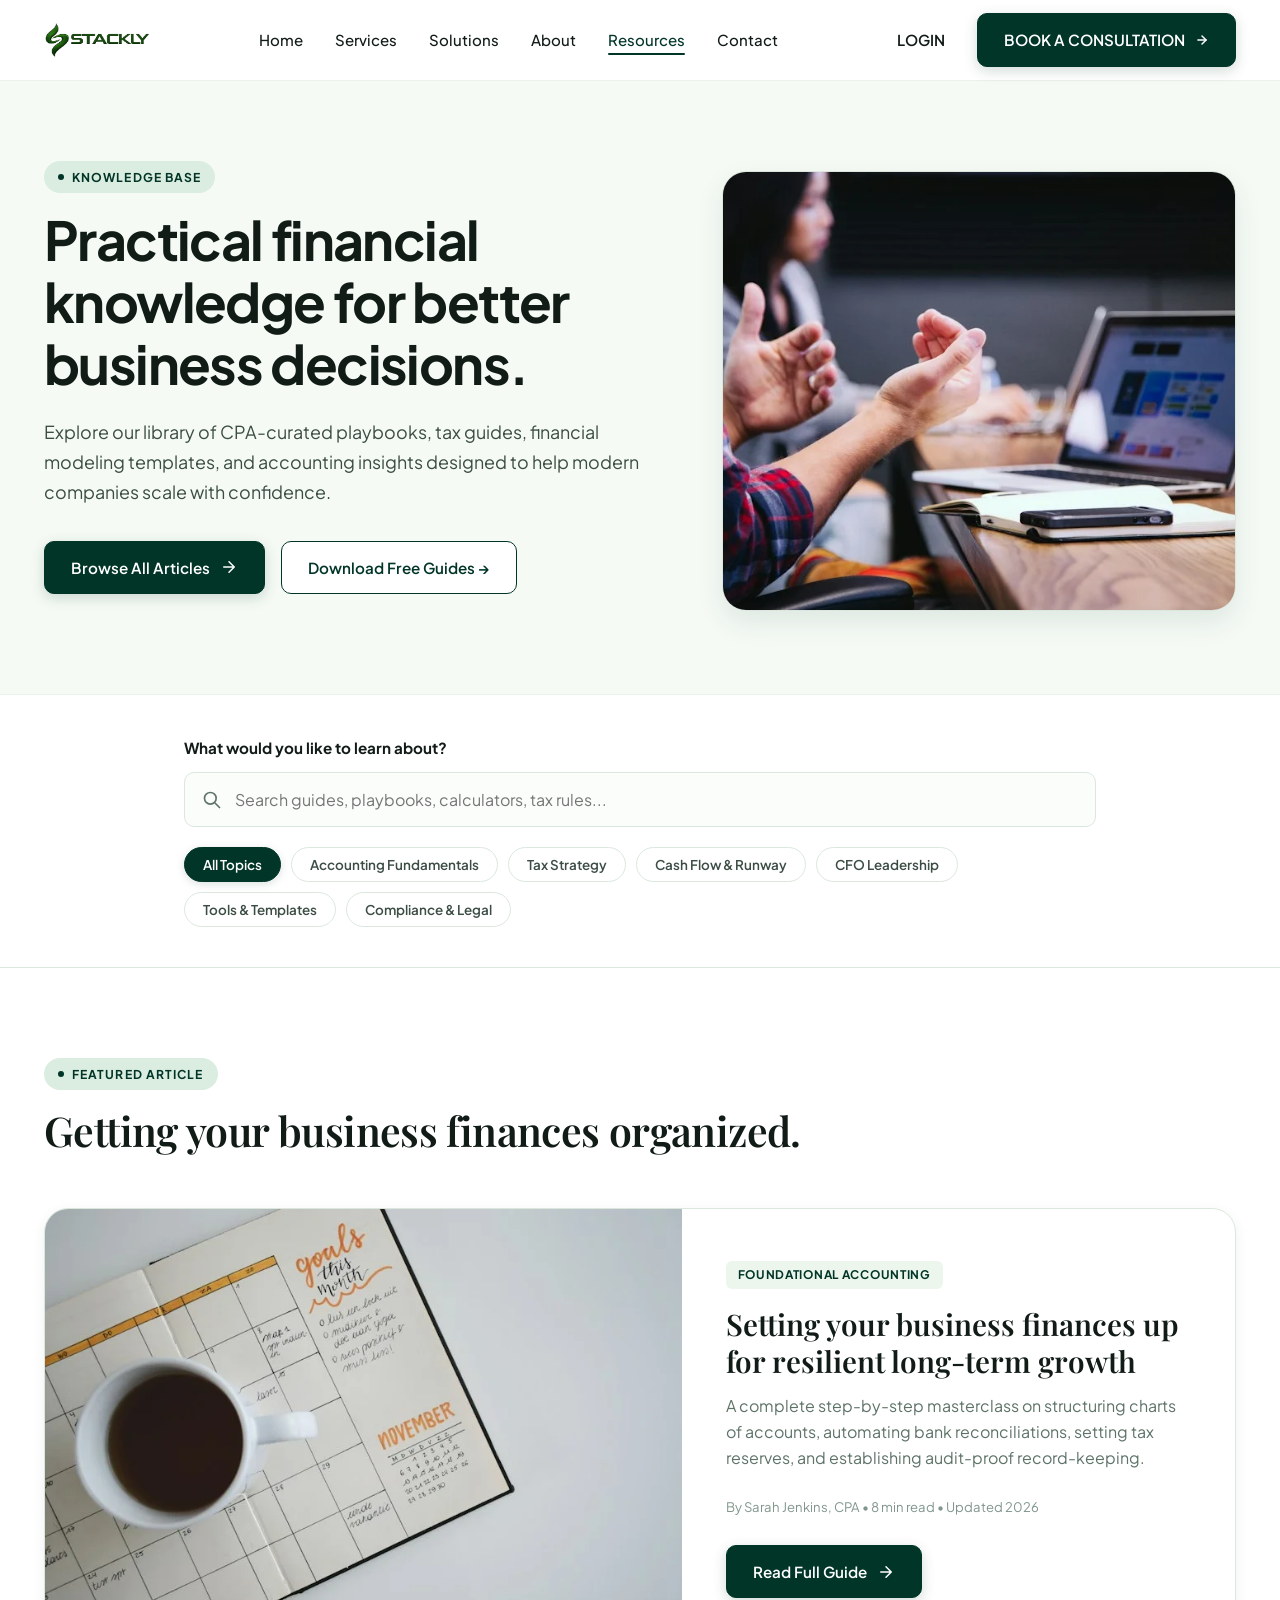
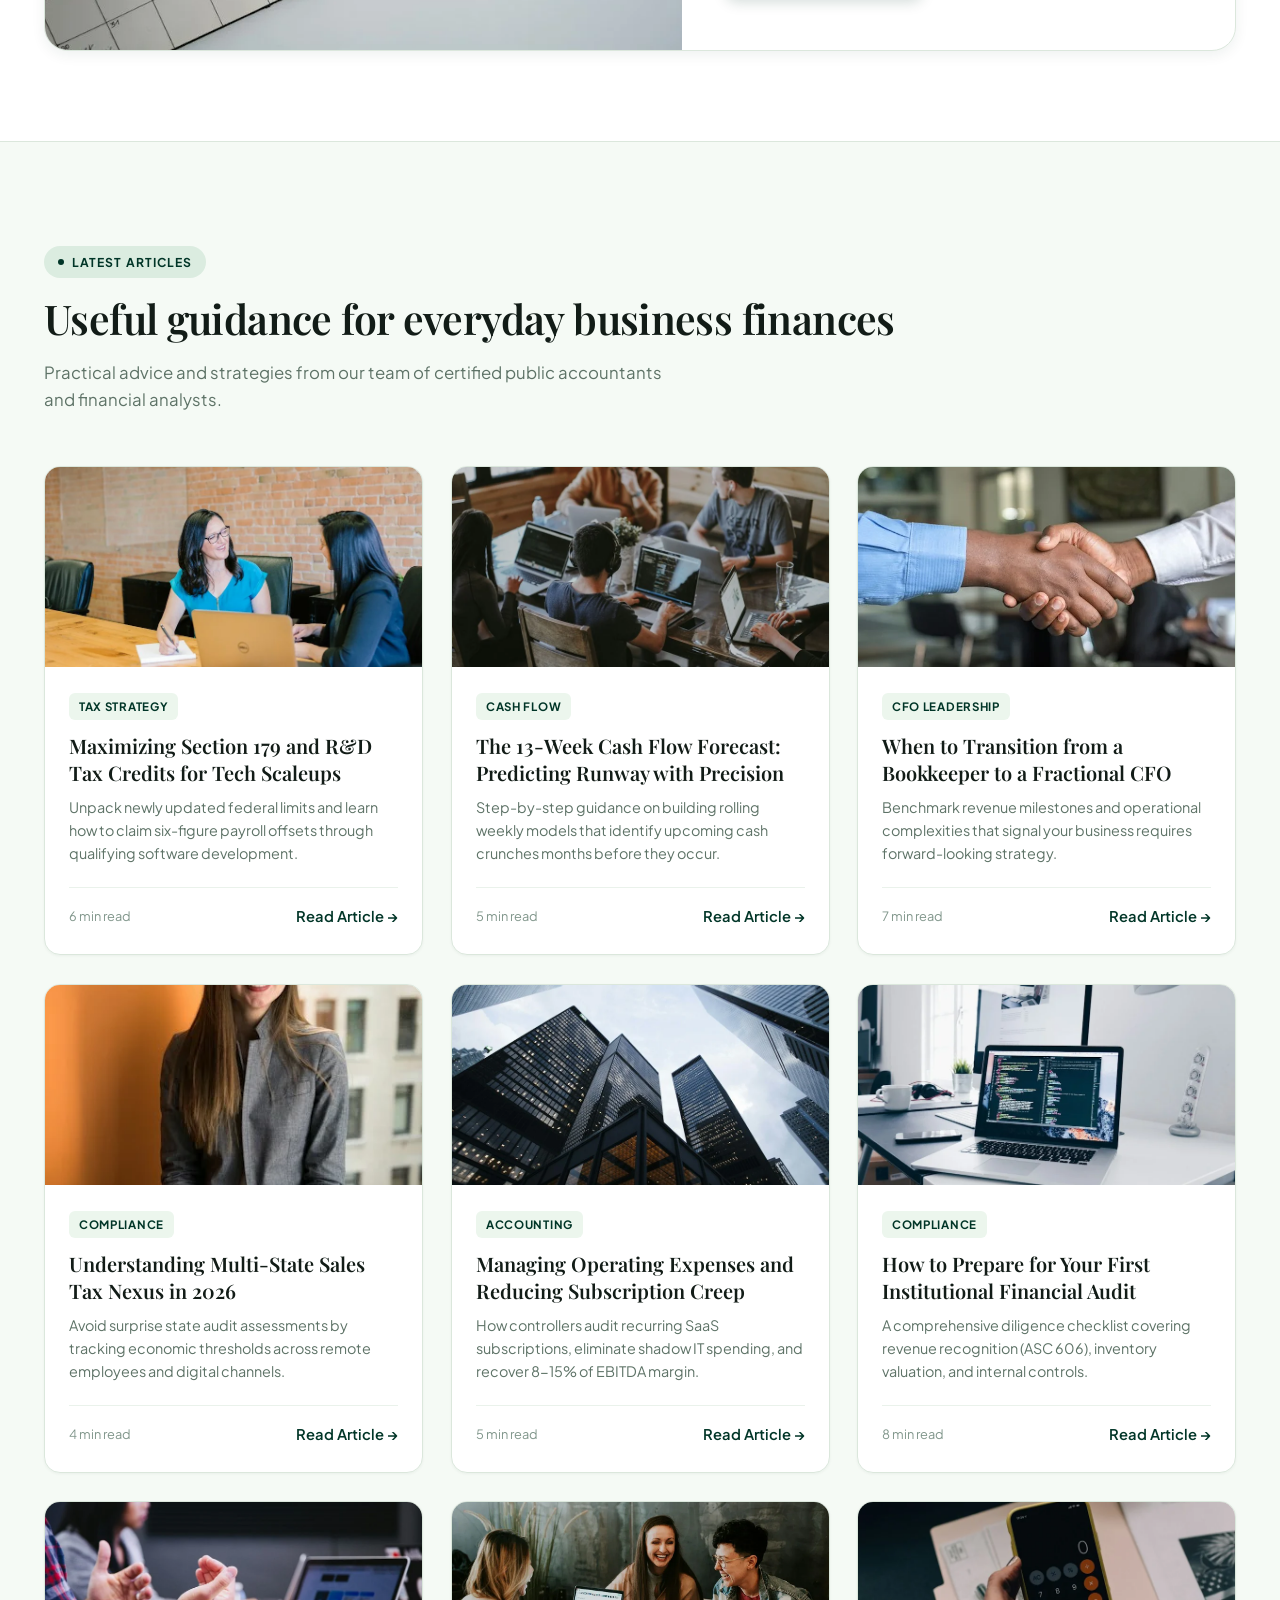
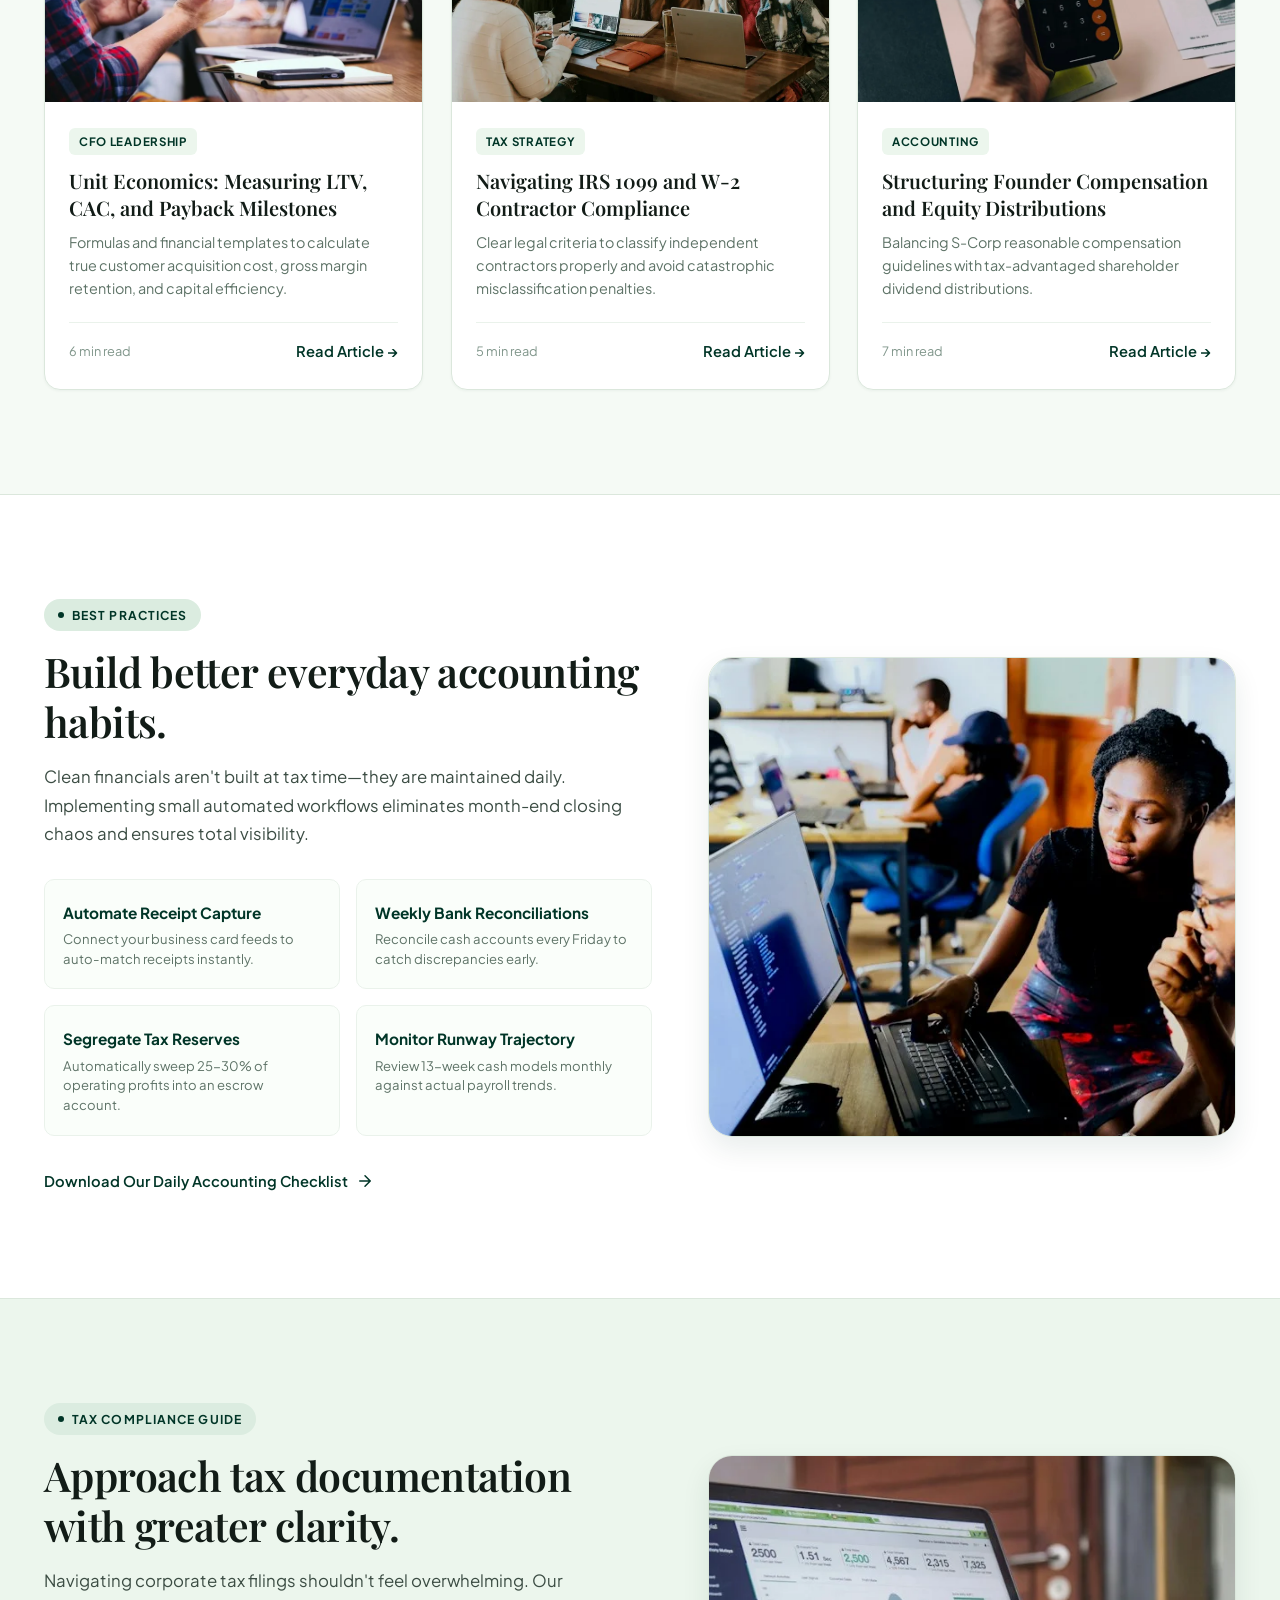
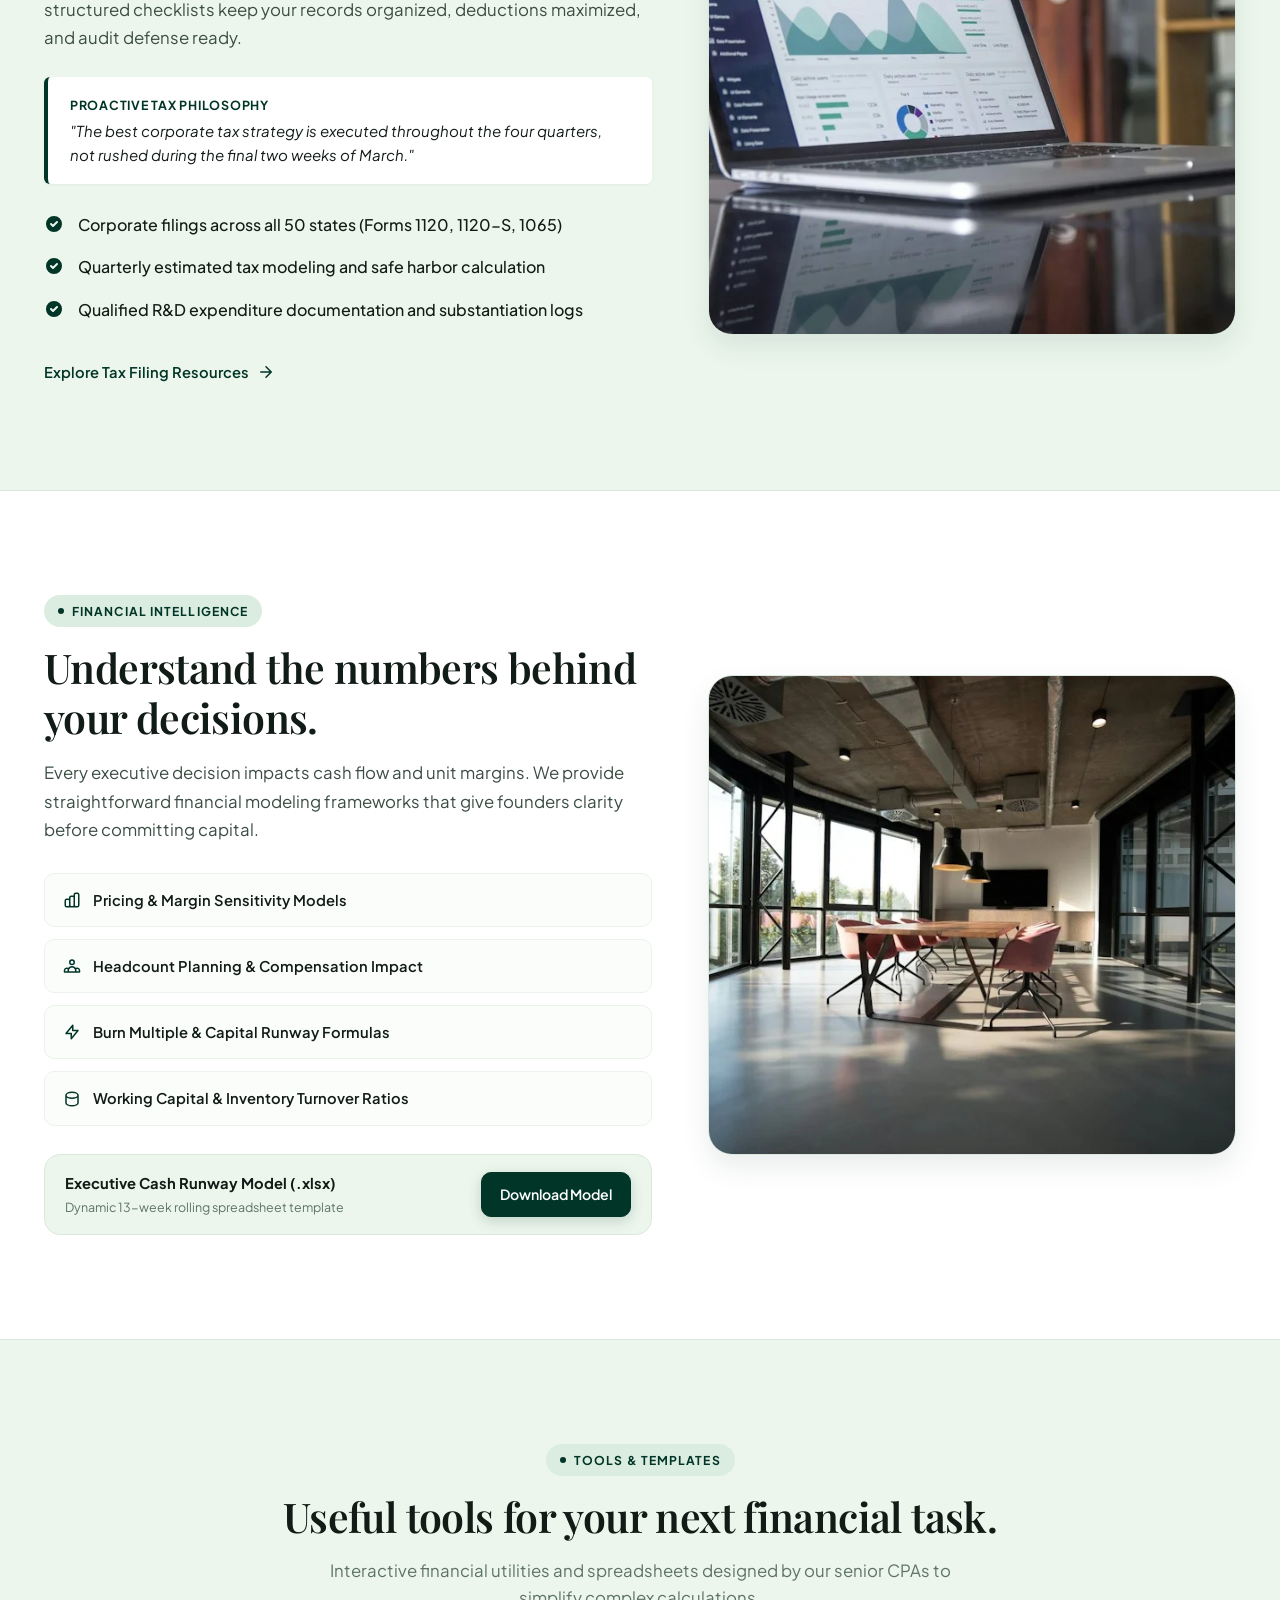
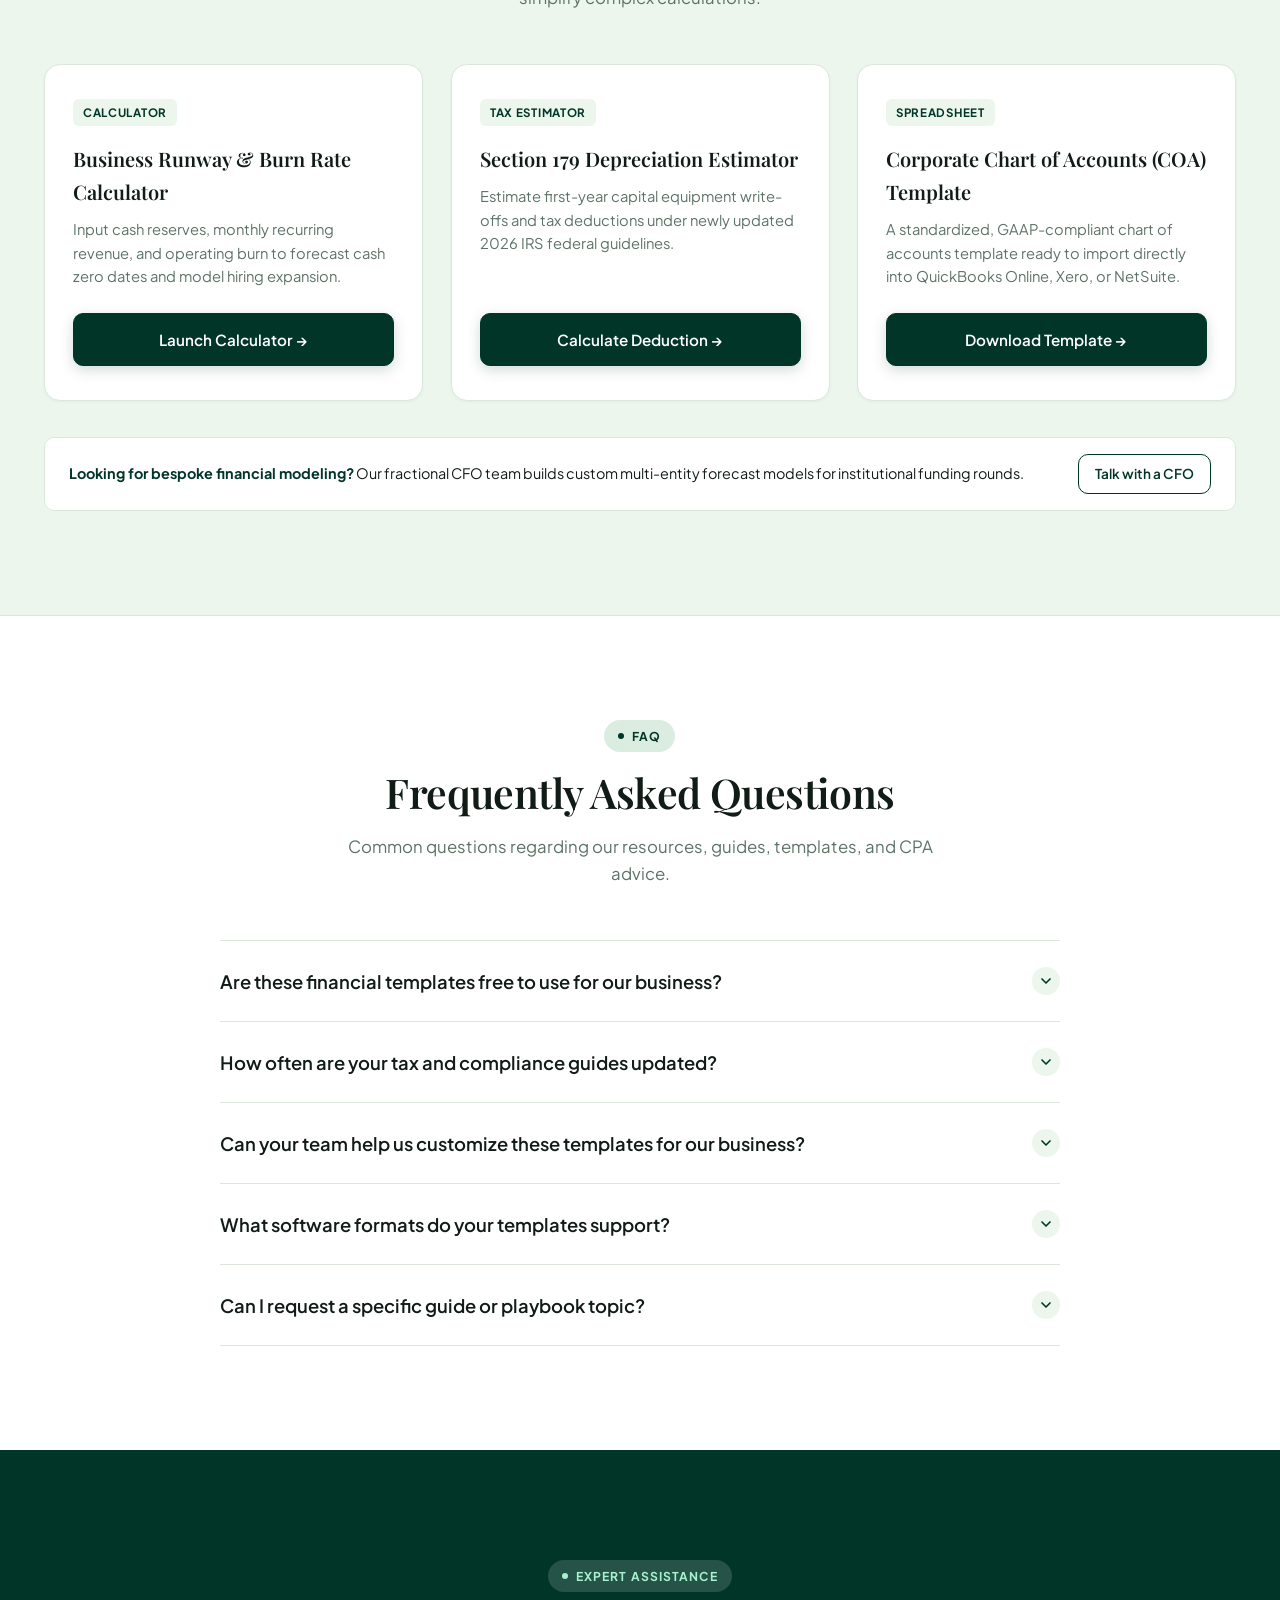
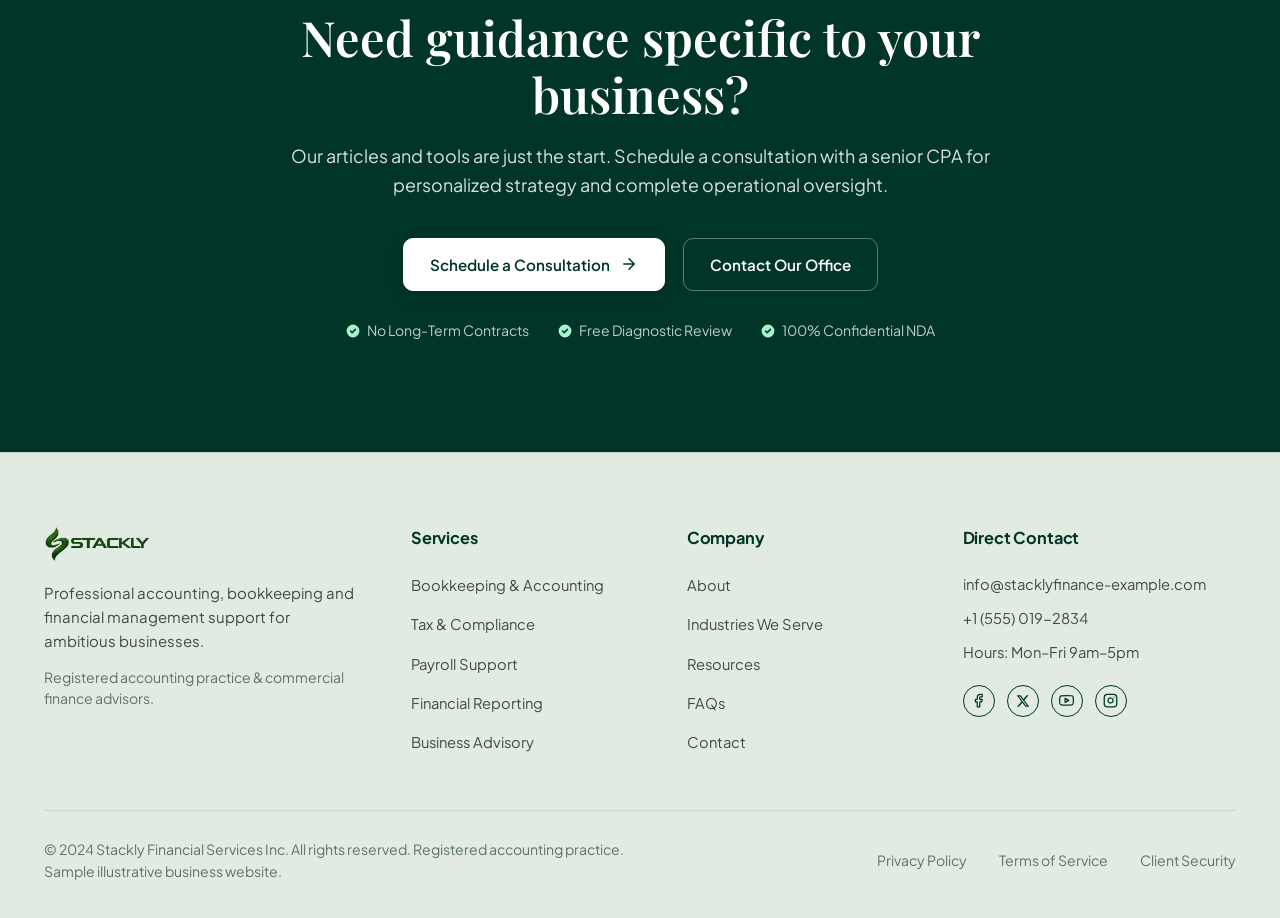
<file: resources.html>
<!DOCTYPE html>
<html lang="en">
<head>
  <meta charset="UTF-8">
  <meta name="viewport" content="width=device-width, initial-scale=1.0">
  <title>Resources & Knowledge Base — Stackly Accounting & Finance</title>
  <meta name="description" content="Explore CPA-curated financial guides, tax playbooks, runway calculators, and accounting templates for modern scaling businesses.">
  <link rel="icon" type="image/webp" href="assets/logo.webp">

  <!-- Stylesheets -->
  <link rel="stylesheet" href="css/index.css">
  <link rel="stylesheet" href="css/resources.css">
  <link rel="stylesheet" href="css/animation.css">
  <link rel="stylesheet" href="css/responsive.css">
</head>
<body>

    <!-- ==========================================================================
       Header & Navigation
       ========================================================================== -->
  <header class="site-header">
    <div class="container nav-container">
      <a href="index.html" class="brand-logo" aria-label="Stackly Home">
        <img src="assets/logo.webp" alt="Stackly" class="brand-logo-img" />
      </a>

      <nav class="site-nav" aria-label="Main Navigation">
        <ul class="nav-links">
          <li><a href="index.html" class="nav-link">Home</a></li>
          <li><a href="services.html" class="nav-link">Services</a></li>
          <li><a href="solutions.html" class="nav-link">Solutions</a></li>
          <li><a href="about.html" class="nav-link">About</a></li>
          <li><a href="resources.html" class="nav-link active">Resources</a></li>
          <li><a href="contact.html" class="nav-link">Contact</a></li>
          <li class="nav-actions-mobile">
            <a href="login.html" class="btn btn-secondary">Log In</a>
            <a href="consultation.html" class="btn btn-primary">Book a Consultation</a>
          </li>
        </ul>
      </nav>

      <div class="nav-actions">
        <a href="login.html" class="nav-login">LOGIN</a>
        <a href="consultation.html" class="btn btn-primary">
          <span>BOOK A CONSULTATION</span>
          <svg width="14" height="14" viewBox="0 0 24 24" fill="none" stroke="currentColor" stroke-width="2.5" stroke-linecap="round" stroke-linejoin="round">
            <line x1="5" y1="12" x2="19" y2="12"></line>
            <polyline points="12 5 19 12 12 19"></polyline>
          </svg>
        </a>
      </div>

      <button class="mobile-toggle" aria-label="Toggle navigation menu" aria-expanded="false">
        <svg width="24" height="24" fill="none" stroke="currentColor" stroke-width="2" viewBox="0 0 24 24">
          <path stroke-linecap="round" stroke-linejoin="round" d="M4 6h16M4 12h16M4 18h16"/>
        </svg>
      </button>
    </div>
  </header>

  <!-- ==========================================================================
       Hero Section (Resources Page)
       ========================================================================== -->
  <section class="resources-hero-section">
    <div class="container hero-grid">
      <div class="hero-content reveal">
        <div class="section-badge">Knowledge Base</div>
        <h1 class="hero-title">Practical financial knowledge for better business decisions.</h1>
        <p class="hero-description">
          Explore our library of CPA-curated playbooks, tax guides, financial modeling templates, and accounting insights designed to help modern companies scale with confidence.
        </p>

        <div class="hero-actions">
          <a href="#article-grid" class="btn btn-primary">
            <span>Browse All Articles</span>
            <svg width="18" height="18" fill="none" stroke="currentColor" stroke-width="2" viewBox="0 0 24 24">
              <path stroke-linecap="round" stroke-linejoin="round" d="M5 12h14m-7-7l7 7-7 7"/>
            </svg>
          </a>
          <a href="#financial-tools" class="btn btn-secondary">Download Free Guides →</a>
        </div>
      </div>

      <div class="resources-hero-image-wrap reveal reveal-delay-2">
        <img src="assets/resources-hero.webp" alt="Executive conference and financial masterclass" class="resources-hero-image" loading="lazy">
      </div>
    </div>
  </section>

  <!-- ==========================================================================
       Section: Search & Category Filter Bar
       ========================================================================== -->
  <section class="search-filter-section">
    <div class="container search-filter-wrap reveal">
      <label for="resource-search" class="search-label">What would you like to learn about?</label>
      <div class="search-input-box">
        <svg fill="none" stroke="currentColor" stroke-width="2" viewBox="0 0 24 24">
          <path stroke-linecap="round" stroke-linejoin="round" d="M21 21l-6-6m2-5a7 7 0 11-14 0 7 7 0 0114 0z"/>
        </svg>
        <input type="text" id="resource-search" class="resources-search-input" placeholder="Search guides, playbooks, calculators, tax rules...">
      </div>

      <div class="filter-pills-row">
        <button class="filter-pill-btn active" data-filter="all">All Topics</button>
        <button class="filter-pill-btn" data-filter="accounting">Accounting Fundamentals</button>
        <button class="filter-pill-btn" data-filter="tax">Tax Strategy</button>
        <button class="filter-pill-btn" data-filter="cashflow">Cash Flow & Runway</button>
        <button class="filter-pill-btn" data-filter="cfo">CFO Leadership</button>
        <button class="filter-pill-btn" data-filter="tools">Tools & Templates</button>
        <button class="filter-pill-btn" data-filter="compliance">Compliance & Legal</button>
      </div>
    </div>
  </section>

  <!-- ==========================================================================
       Section: Featured Article / Lead Story Spotlight
       ========================================================================== -->
  <section class="featured-story-section">
    <div class="container">
      <div class="section-header reveal">
        <div class="section-badge">Featured Article</div>
        <h2 class="section-title">Getting your business finances organized.</h2>
      </div>

      <div class="featured-story-card reveal">
        <div class="featured-image-wrap">
          <img src="assets/featured-notebook.webp" alt="Professional planning corporate finances in planner" class="featured-story-image" loading="lazy">
        </div>

        <div class="featured-content-body">
          <span class="featured-category-badge">Foundational Accounting</span>
          <h3 class="featured-title">Setting your business finances up for resilient long-term growth</h3>
          <p class="featured-desc">
            A complete step-by-step masterclass on structuring charts of accounts, automating bank reconciliations, setting tax reserves, and establishing audit-proof record-keeping.
          </p>
          <div class="featured-meta">
            By Sarah Jenkins, CPA • 8 min read • Updated 2026
          </div>
          <div>
            <a href="contact.html" class="btn btn-primary">
              <span>Read Full Guide</span>
              <svg width="18" height="18" fill="none" stroke="currentColor" stroke-width="2" viewBox="0 0 24 24">
                <path stroke-linecap="round" stroke-linejoin="round" d="M5 12h14m-7-7l7 7-7 7"/>
              </svg>
            </a>
          </div>
        </div>
      </div>
    </div>
  </section>

  <!-- ==========================================================================
       Section: 9-Card Resource Article Grid
       ========================================================================== -->
  <section id="article-grid" class="articles-grid-section">
    <div class="container">
      <div class="section-header reveal">
        <div class="section-badge">Latest Articles</div>
        <h2 class="section-title">Useful guidance for everyday business finances</h2>
        <p class="section-subtitle">
          Practical advice and strategies from our team of certified public accountants and financial analysts.
        </p>
      </div>

      <div class="resource-cards-grid">
        <!-- Card 1 -->
        <article class="resource-card reveal" data-category="tax">
          <div class="resource-thumbnail-wrap">
            <img src="assets/consulting-pair.webp" alt="Tax strategy meeting" class="resource-thumbnail" loading="lazy">
          </div>
          <div class="resource-card-body">
            <span class="resource-cat-tag">Tax Strategy</span>
            <h3 class="resource-card-title">Maximizing Section 179 and R&D Tax Credits for Tech Scaleups</h3>
            <p class="resource-card-snippet">
              Unpack newly updated federal limits and learn how to claim six-figure payroll offsets through qualifying software development.
            </p>
            <div class="resource-card-footer">
              <span>6 min read</span>
              <a href="contact.html" class="btn-link">Read Article →</a>
            </div>
          </div>
        </article>

        <!-- Card 2 -->
        <article class="resource-card reveal reveal-delay-1" data-category="cashflow">
          <div class="resource-thumbnail-wrap">
            <img src="assets/solutions-hero.webp" alt="Founders calculating runway" class="resource-thumbnail" loading="lazy">
          </div>
          <div class="resource-card-body">
            <span class="resource-cat-tag">Cash Flow</span>
            <h3 class="resource-card-title">The 13-Week Cash Flow Forecast: Predicting Runway with Precision</h3>
            <p class="resource-card-snippet">
              Step-by-step guidance on building rolling weekly models that identify upcoming cash crunches months before they occur.
            </p>
            <div class="resource-card-footer">
              <span>5 min read</span>
              <a href="contact.html" class="btn-link">Read Article →</a>
            </div>
          </div>
        </article>

        <!-- Card 3 -->
        <article class="resource-card reveal reveal-delay-2" data-category="cfo">
          <div class="resource-thumbnail-wrap">
            <img src="assets/handshake-agreement.webp" alt="CFO partnership agreement" class="resource-thumbnail" loading="lazy">
          </div>
          <div class="resource-card-body">
            <span class="resource-cat-tag">CFO Leadership</span>
            <h3 class="resource-card-title">When to Transition from a Bookkeeper to a Fractional CFO</h3>
            <p class="resource-card-snippet">
              Benchmark revenue milestones and operational complexities that signal your business requires forward-looking strategy.
            </p>
            <div class="resource-card-footer">
              <span>7 min read</span>
              <a href="contact.html" class="btn-link">Read Article →</a>
            </div>
          </div>
        </article>

        <!-- Card 4 -->
        <article class="resource-card reveal" data-category="compliance">
          <div class="resource-thumbnail-wrap">
            <img src="assets/leader-1.webp" alt="State tax compliance" class="resource-thumbnail" loading="lazy">
          </div>
          <div class="resource-card-body">
            <span class="resource-cat-tag">Compliance</span>
            <h3 class="resource-card-title">Understanding Multi-State Sales Tax Nexus in 2026</h3>
            <p class="resource-card-snippet">
              Avoid surprise state audit assessments by tracking economic thresholds across remote employees and digital channels.
            </p>
            <div class="resource-card-footer">
              <span>4 min read</span>
              <a href="contact.html" class="btn-link">Read Article →</a>
            </div>
          </div>
        </article>

        <!-- Card 5 -->
        <article class="resource-card reveal reveal-delay-1" data-category="accounting">
          <div class="resource-thumbnail-wrap">
            <img src="assets/skyline-boardroom.webp" alt="Corporate expense management" class="resource-thumbnail" loading="lazy">
          </div>
          <div class="resource-card-body">
            <span class="resource-cat-tag">Accounting</span>
            <h3 class="resource-card-title">Managing Operating Expenses and Reducing Subscription Creep</h3>
            <p class="resource-card-snippet">
              How controllers audit recurring SaaS subscriptions, eliminate shadow IT spending, and recover 8-15% of EBITDA margin.
            </p>
            <div class="resource-card-footer">
              <span>5 min read</span>
              <a href="contact.html" class="btn-link">Read Article →</a>
            </div>
          </div>
        </article>

        <!-- Card 6 -->
        <article class="resource-card reveal reveal-delay-2" data-category="compliance">
          <div class="resource-thumbnail-wrap">
            <img src="assets/bookkeeping-workspace.webp" alt="Financial statement audit preparation" class="resource-thumbnail" loading="lazy">
          </div>
          <div class="resource-card-body">
            <span class="resource-cat-tag">Compliance</span>
            <h3 class="resource-card-title">How to Prepare for Your First Institutional Financial Audit</h3>
            <p class="resource-card-snippet">
              A comprehensive diligence checklist covering revenue recognition (ASC 606), inventory valuation, and internal controls.
            </p>
            <div class="resource-card-footer">
              <span>8 min read</span>
              <a href="contact.html" class="btn-link">Read Article →</a>
            </div>
          </div>
        </article>

        <!-- Card 7 -->
        <article class="resource-card reveal" data-category="cfo">
          <div class="resource-thumbnail-wrap">
            <img src="assets/office-presentation.webp" alt="Executive presentation on unit economics" class="resource-thumbnail" loading="lazy">
          </div>
          <div class="resource-card-body">
            <span class="resource-cat-tag">CFO Leadership</span>
            <h3 class="resource-card-title">Unit Economics: Measuring LTV, CAC, and Payback Milestones</h3>
            <p class="resource-card-snippet">
              Formulas and financial templates to calculate true customer acquisition cost, gross margin retention, and capital efficiency.
            </p>
            <div class="resource-card-footer">
              <span>6 min read</span>
              <a href="contact.html" class="btn-link">Read Article →</a>
            </div>
          </div>
        </article>

        <!-- Card 8 -->
        <article class="resource-card reveal reveal-delay-1" data-category="tax">
          <div class="resource-thumbnail-wrap">
            <img src="assets/team-group.webp" alt="Contractor and payroll team compliance" class="resource-thumbnail" loading="lazy">
          </div>
          <div class="resource-card-body">
            <span class="resource-cat-tag">Tax Strategy</span>
            <h3 class="resource-card-title">Navigating IRS 1099 and W-2 Contractor Compliance</h3>
            <p class="resource-card-snippet">
              Clear legal criteria to classify independent contractors properly and avoid catastrophic misclassification penalties.
            </p>
            <div class="resource-card-footer">
              <span>5 min read</span>
              <a href="contact.html" class="btn-link">Read Article →</a>
            </div>
          </div>
        </article>

        <!-- Card 9 -->
        <article class="resource-card reveal reveal-delay-2" data-category="accounting">
          <div class="resource-thumbnail-wrap">
            <img src="assets/desk-calculator.webp" alt="Founder compensation planning" class="resource-thumbnail" loading="lazy">
          </div>
          <div class="resource-card-body">
            <span class="resource-cat-tag">Accounting</span>
            <h3 class="resource-card-title">Structuring Founder Compensation and Equity Distributions</h3>
            <p class="resource-card-snippet">
              Balancing S-Corp reasonable compensation guidelines with tax-advantaged shareholder dividend distributions.
            </p>
            <div class="resource-card-footer">
              <span>7 min read</span>
              <a href="contact.html" class="btn-link">Read Article →</a>
            </div>
          </div>
        </article>
      </div>
    </div>
  </section>

  <!-- ==========================================================================
       Section: Daily Habits Split
       ========================================================================== -->
  <section class="daily-habits-section">
    <div class="container habits-grid">
      <div class="habits-content reveal">
        <div class="section-badge">Best Practices</div>
        <h2 class="section-title">Build better everyday accounting habits.</h2>
        <p>
          Clean financials aren't built at tax time—they are maintained daily. Implementing small automated workflows eliminates month-end closing chaos and ensures total visibility.
        </p>

        <div class="habits-tiles-grid">
          <div class="habit-tile">
            <h4>Automate Receipt Capture</h4>
            <p>Connect your business card feeds to auto-match receipts instantly.</p>
          </div>
          <div class="habit-tile">
            <h4>Weekly Bank Reconciliations</h4>
            <p>Reconcile cash accounts every Friday to catch discrepancies early.</p>
          </div>
          <div class="habit-tile">
            <h4>Segregate Tax Reserves</h4>
            <p>Automatically sweep 25-30% of operating profits into an escrow account.</p>
          </div>
          <div class="habit-tile">
            <h4>Monitor Runway Trajectory</h4>
            <p>Review 13-week cash models monthly against actual payroll trends.</p>
          </div>
        </div>

        <a href="contact.html" class="btn-link">
          <span>Download Our Daily Accounting Checklist</span>
          <svg width="18" height="18" fill="none" stroke="currentColor" stroke-width="2" viewBox="0 0 24 24">
            <path stroke-linecap="round" stroke-linejoin="round" d="M5 12h14m-7-7l7 7-7 7"/>
          </svg>
        </a>
      </div>

      <div class="habits-image-wrap reveal reveal-delay-2">
        <img src="assets/whiteboard-discussion.webp" alt="Financial planners mapping business workflows on whiteboard" class="habits-image" loading="lazy">
      </div>
    </div>
  </section>

  <!-- ==========================================================================
       Section: Tax Documentation Split
       ========================================================================== -->
  <section class="tax-docs-section">
    <div class="container tax-docs-grid">
      <div class="tax-docs-content reveal">
        <div class="section-badge">Tax Compliance Guide</div>
        <h2 class="section-title">Approach tax documentation with greater clarity.</h2>
        <p>
          Navigating corporate tax filings shouldn't feel overwhelming. Our structured checklists keep your records organized, deductions maximized, and audit defense ready.
        </p>

        <div class="quote-callout-box">
          <h5>Proactive Tax Philosophy</h5>
          <blockquote>
            "The best corporate tax strategy is executed throughout the four quarters, not rushed during the final two weeks of March."
          </blockquote>
        </div>

        <ul class="support-checklist">
          <li class="support-check-item">
            <svg viewBox="0 0 20 20" fill="currentColor">
              <path fill-rule="evenodd" d="M10 18a8 8 0 100-16 8 8 0 000 16zm3.707-9.293a1 1 0 00-1.414-1.414L9 10.586 7.707 9.293a1 1 0 00-1.414 1.414l2 2a1 1 0 001.414 0l4-4z" clip-rule="evenodd"/>
            </svg>
            <span>Corporate filings across all 50 states (Forms 1120, 1120-S, 1065)</span>
          </li>
          <li class="support-check-item">
            <svg viewBox="0 0 20 20" fill="currentColor">
              <path fill-rule="evenodd" d="M10 18a8 8 0 100-16 8 8 0 000 16zm3.707-9.293a1 1 0 00-1.414-1.414L9 10.586 7.707 9.293a1 1 0 00-1.414 1.414l2 2a1 1 0 001.414 0l4-4z" clip-rule="evenodd"/>
            </svg>
            <span>Quarterly estimated tax modeling and safe harbor calculation</span>
          </li>
          <li class="support-check-item">
            <svg viewBox="0 0 20 20" fill="currentColor">
              <path fill-rule="evenodd" d="M10 18a8 8 0 100-16 8 8 0 000 16zm3.707-9.293a1 1 0 00-1.414-1.414L9 10.586 7.707 9.293a1 1 0 00-1.414 1.414l2 2a1 1 0 001.414 0l4-4z" clip-rule="evenodd"/>
            </svg>
            <span>Qualified R&D expenditure documentation and substantiation logs</span>
          </li>
        </ul>

        <a href="contact.html" class="btn-link">
          <span>Explore Tax Filing Resources</span>
          <svg width="18" height="18" fill="none" stroke="currentColor" stroke-width="2" viewBox="0 0 24 24">
            <path stroke-linecap="round" stroke-linejoin="round" d="M5 12h14m-7-7l7 7-7 7"/>
          </svg>
        </a>
      </div>

      <div class="tax-docs-image-wrap reveal reveal-delay-2">
        <img src="assets/laptop-typing.webp" alt="Reviewing financial documentation and tax filings on laptop" class="tax-docs-image" loading="lazy">
      </div>
    </div>
  </section>

  <!-- ==========================================================================
       Section: Financial Modeling Split
       ========================================================================== -->
  <section class="modeling-section">
    <div class="container modeling-grid">
      <div class="modeling-content reveal">
        <div class="section-badge">Financial Intelligence</div>
        <h2 class="section-title">Understand the numbers behind your decisions.</h2>
        <p>
          Every executive decision impacts cash flow and unit margins. We provide straightforward financial modeling frameworks that give founders clarity before committing capital.
        </p>

        <div class="modeling-items-stack">
          <div class="modeling-item-bar">
            <svg width="18" height="18" fill="none" stroke="currentColor" stroke-width="2" viewBox="0 0 24 24">
              <path stroke-linecap="round" stroke-linejoin="round" d="M9 19v-6a2 2 0 00-2-2H5a2 2 0 00-2 2v6a2 2 0 002 2h2a2 2 0 002-2zm0 0V9a2 2 0 012-2h2a2 2 0 012 2v10m-6 0a2 2 0 002 2h2a2 2 0 002-2m0 0V5a2 2 0 012-2h2a2 2 0 012 2v14a2 2 0 01-2 2h-2a2 2 0 01-2-2z"/>
            </svg>
            <span>Pricing & Margin Sensitivity Models</span>
          </div>
          <div class="modeling-item-bar">
            <svg width="18" height="18" fill="none" stroke="currentColor" stroke-width="2" viewBox="0 0 24 24">
              <path stroke-linecap="round" stroke-linejoin="round" d="M17 20h5v-2a3 3 0 00-5.356-1.857M17 20H7m10 0v-2c0-.656-.126-1.283-.356-1.857M7 20H2v-2a3 3 0 015.356-1.857M7 20v-2c0-.656.126-1.283.356-1.857m0 0a5.002 5.002 0 019.288 0M15 7a3 3 0 11-6 0 3 3 0 016 0z"/>
            </svg>
            <span>Headcount Planning & Compensation Impact</span>
          </div>
          <div class="modeling-item-bar">
            <svg width="18" height="18" fill="none" stroke="currentColor" stroke-width="2" viewBox="0 0 24 24">
              <path stroke-linecap="round" stroke-linejoin="round" d="M13 10V3L4 14h7v7l9-11h-7z"/>
            </svg>
            <span>Burn Multiple & Capital Runway Formulas</span>
          </div>
          <div class="modeling-item-bar">
            <svg width="18" height="18" fill="none" stroke="currentColor" stroke-width="2" viewBox="0 0 24 24">
              <path stroke-linecap="round" stroke-linejoin="round" d="M4 7v10c0 2.21 3.582 4 8 4s8-1.79 8-4V7M4 7c0 2.21 3.582 4 8 4s8-1.79 8-4M4 7c0-2.21 3.582-4 8-4s8 1.79 8 4"/>
            </svg>
            <span>Working Capital & Inventory Turnover Ratios</span>
          </div>
        </div>

        <div class="template-download-box">
          <div class="template-download-info">
            <h5>Executive Cash Runway Model (.xlsx)</h5>
            <p>Dynamic 13-week rolling spreadsheet template</p>
          </div>
          <a href="contact.html" class="btn btn-primary" style="padding: 10px 18px; font-size: 0.88rem;">Download Model</a>
        </div>
      </div>

      <div class="modeling-image-wrap reveal reveal-delay-2">
        <img src="assets/boardroom-chairs.webp" alt="Executive boardroom setting for financial decision-making" class="modeling-image" loading="lazy">
      </div>
    </div>
  </section>

  <!-- ==========================================================================
       Section: Interactive Financial Calculators & Tools
       ========================================================================== -->
  <section id="financial-tools" class="tools-section">
    <div class="container">
      <div class="section-header text-center reveal">
        <div class="section-badge">Tools & Templates</div>
        <h2 class="section-title">Useful tools for your next financial task.</h2>
        <p class="section-subtitle">
          Interactive financial utilities and spreadsheets designed by our senior CPAs to simplify complex calculations.
        </p>
      </div>

      <div class="tools-grid">
        <!-- Tool 1 -->
        <div class="tool-card reveal">
          <span class="tool-badge">Calculator</span>
          <h3 class="tool-title">Business Runway & Burn Rate Calculator</h3>
          <p class="tool-desc">
            Input cash reserves, monthly recurring revenue, and operating burn to forecast cash zero dates and model hiring expansion.
          </p>
          <a href="contact.html" class="btn btn-primary">Launch Calculator →</a>
        </div>

        <!-- Tool 2 -->
        <div class="tool-card reveal reveal-delay-1">
          <span class="tool-badge">Tax Estimator</span>
          <h3 class="tool-title">Section 179 Depreciation Estimator</h3>
          <p class="tool-desc">
            Estimate first-year capital equipment write-offs and tax deductions under newly updated 2026 IRS federal guidelines.
          </p>
          <a href="contact.html" class="btn btn-primary">Calculate Deduction →</a>
        </div>

        <!-- Tool 3 -->
        <div class="tool-card reveal reveal-delay-2">
          <span class="tool-badge">Spreadsheet</span>
          <h3 class="tool-title">Corporate Chart of Accounts (COA) Template</h3>
          <p class="tool-desc">
            A standardized, GAAP-compliant chart of accounts template ready to import directly into QuickBooks Online, Xero, or NetSuite.
          </p>
          <a href="contact.html" class="btn btn-primary">Download Template →</a>
        </div>
      </div>

      <div class="tool-alert-strip reveal">
        <span><strong>Looking for bespoke financial modeling?</strong> Our fractional CFO team builds custom multi-entity forecast models for institutional funding rounds.</span>
        <a href="contact.html" class="btn btn-secondary" style="padding: 8px 16px; font-size: 0.85rem;">Talk with a CFO</a>
      </div>
    </div>
  </section>

  <!-- ==========================================================================
       Section: Frequently Asked Questions (FAQ Accordion)
       ========================================================================== -->
  <section class="faq-section">
    <div class="container">
      <div class="section-header text-center reveal">
        <div class="section-badge">FAQ</div>
        <h2 class="section-title">Frequently Asked Questions</h2>
        <p class="section-subtitle">
          Common questions regarding our resources, guides, templates, and CPA advice.
        </p>
      </div>

      <div class="faq-list">
        <!-- FAQ 1 -->
        <div class="faq-item reveal">
          <button class="faq-question-btn" type="button">
            <span>Are these financial templates free to use for our business?</span>
            <span class="faq-icon-toggle" aria-hidden="true">
              <svg class="faq-icon-chevron" width="16" height="16" viewBox="0 0 24 24" fill="none" stroke="currentColor" stroke-width="2.5" stroke-linecap="round" stroke-linejoin="round">
                <polyline points="6 9 12 15 18 9"></polyline>
              </svg>
              <svg class="faq-icon-close" width="16" height="16" viewBox="0 0 24 24" fill="none" stroke="currentColor" stroke-width="2.5" stroke-linecap="round" stroke-linejoin="round">
                <line x1="18" y1="6" x2="6" y2="18"></line>
                <line x1="6" y1="6" x2="18" y2="18"></line>
              </svg>
            </span>
          </button>
          <div class="faq-answer-panel">
            <p>
              Yes. All our financial models, runway templates, and accounting checklists are 100% free for founders, CFOs, and finance leaders to download, adapt, and use internally.
            </p>
          </div>
        </div>

        <!-- FAQ 2 -->
        <div class="faq-item reveal reveal-delay-1">
          <button class="faq-question-btn" type="button">
            <span>How often are your tax and compliance guides updated?</span>
            <span class="faq-icon-toggle" aria-hidden="true">
              <svg class="faq-icon-chevron" width="16" height="16" viewBox="0 0 24 24" fill="none" stroke="currentColor" stroke-width="2.5" stroke-linecap="round" stroke-linejoin="round">
                <polyline points="6 9 12 15 18 9"></polyline>
              </svg>
              <svg class="faq-icon-close" width="16" height="16" viewBox="0 0 24 24" fill="none" stroke="currentColor" stroke-width="2.5" stroke-linecap="round" stroke-linejoin="round">
                <line x1="18" y1="6" x2="6" y2="18"></line>
                <line x1="6" y1="6" x2="18" y2="18"></line>
              </svg>
            </span>
          </button>
          <div class="faq-answer-panel">
            <p>
              Our guides and calculators are reviewed quarterly by licensed CPAs to ensure complete alignment with newly passed federal tax code revisions, IRS inflation adjustments, and state sales tax nexus changes.
            </p>
          </div>
        </div>

        <!-- FAQ 3 -->
        <div class="faq-item reveal reveal-delay-2">
          <button class="faq-question-btn" type="button">
            <span>Can your team help us customize these templates for our business?</span>
            <span class="faq-icon-toggle" aria-hidden="true">
              <svg class="faq-icon-chevron" width="16" height="16" viewBox="0 0 24 24" fill="none" stroke="currentColor" stroke-width="2.5" stroke-linecap="round" stroke-linejoin="round">
                <polyline points="6 9 12 15 18 9"></polyline>
              </svg>
              <svg class="faq-icon-close" width="16" height="16" viewBox="0 0 24 24" fill="none" stroke="currentColor" stroke-width="2.5" stroke-linecap="round" stroke-linejoin="round">
                <line x1="18" y1="6" x2="6" y2="18"></line>
                <line x1="6" y1="6" x2="18" y2="18"></line>
              </svg>
            </span>
          </button>
          <div class="faq-answer-panel">
            <p>
              Absolutely. If your business has unique subscription cohorts, multi-currency revenue, or complex inventory pipelines, our fractional CFO team can tailor bespoke financial models during an advisory engagement.
            </p>
          </div>
        </div>

        <!-- FAQ 4 -->
        <div class="faq-item reveal">
          <button class="faq-question-btn" type="button">
            <span>What software formats do your templates support?</span>
            <span class="faq-icon-toggle" aria-hidden="true">
              <svg class="faq-icon-chevron" width="16" height="16" viewBox="0 0 24 24" fill="none" stroke="currentColor" stroke-width="2.5" stroke-linecap="round" stroke-linejoin="round">
                <polyline points="6 9 12 15 18 9"></polyline>
              </svg>
              <svg class="faq-icon-close" width="16" height="16" viewBox="0 0 24 24" fill="none" stroke="currentColor" stroke-width="2.5" stroke-linecap="round" stroke-linejoin="round">
                <line x1="18" y1="6" x2="6" y2="18"></line>
                <line x1="6" y1="6" x2="18" y2="18"></line>
              </svg>
            </span>
          </button>
          <div class="faq-answer-panel">
            <p>
              Our templates are formatted for Microsoft Excel (.xlsx) and Google Sheets, with complete dynamic formulas and zero hidden macros for frictionless collaboration.
            </p>
          </div>
        </div>

        <!-- FAQ 5 -->
        <div class="faq-item reveal reveal-delay-1">
          <button class="faq-question-btn" type="button">
            <span>Can I request a specific guide or playbook topic?</span>
            <span class="faq-icon-toggle" aria-hidden="true">
              <svg class="faq-icon-chevron" width="16" height="16" viewBox="0 0 24 24" fill="none" stroke="currentColor" stroke-width="2.5" stroke-linecap="round" stroke-linejoin="round">
                <polyline points="6 9 12 15 18 9"></polyline>
              </svg>
              <svg class="faq-icon-close" width="16" height="16" viewBox="0 0 24 24" fill="none" stroke="currentColor" stroke-width="2.5" stroke-linecap="round" stroke-linejoin="round">
                <line x1="18" y1="6" x2="6" y2="18"></line>
                <line x1="6" y1="6" x2="18" y2="18"></line>
              </svg>
            </span>
          </button>
          <div class="faq-answer-panel">
            <p>
              Yes! We regularly author new playbooks based on client questions and community feedback. Reach out to our advisory team with the topic or scenario you'd like us to cover.
            </p>
          </div>
        </div>
      </div>
    </div>
  </section>

  <!-- ==========================================================================
       Section: Deep Forest Green CTA Banner
       ========================================================================== -->
  <section class="dark-cta-section">
    <div class="container dark-cta-inner reveal">
      <div class="section-badge dark-cta-badge">Expert Assistance</div>
      <h2 class="dark-cta-title">Need guidance specific to your business?</h2>
      <p class="dark-cta-subtitle">
        Our articles and tools are just the start. Schedule a consultation with a senior CPA for personalized strategy and complete operational oversight.
      </p>

      <div class="dark-cta-actions">
        <a href="contact.html" class="btn btn-white">
          <span>Schedule a Consultation</span>
          <svg width="18" height="18" fill="none" stroke="currentColor" stroke-width="2" viewBox="0 0 24 24">
            <path stroke-linecap="round" stroke-linejoin="round" d="M5 12h14m-7-7l7 7-7 7"/>
          </svg>
        </a>
        <a href="contact.html" class="btn btn-outline-white">Contact Our Office</a>
      </div>

      <div class="dark-cta-guarantees">
        <span>
          <svg width="16" height="16" viewBox="0 0 20 20" fill="#a7f3d0">
            <path fill-rule="evenodd" d="M10 18a8 8 0 100-16 8 8 0 000 16zm3.707-9.293a1 1 0 00-1.414-1.414L9 10.586 7.707 9.293a1 1 0 00-1.414 1.414l2 2a1 1 0 001.414 0l4-4z" clip-rule="evenodd"/>
          </svg>
          No Long-Term Contracts
        </span>
        <span>
          <svg width="16" height="16" viewBox="0 0 20 20" fill="#a7f3d0">
            <path fill-rule="evenodd" d="M10 18a8 8 0 100-16 8 8 0 000 16zm3.707-9.293a1 1 0 00-1.414-1.414L9 10.586 7.707 9.293a1 1 0 00-1.414 1.414l2 2a1 1 0 001.414 0l4-4z" clip-rule="evenodd"/>
          </svg>
          Free Diagnostic Review
        </span>
        <span>
          <svg width="16" height="16" viewBox="0 0 20 20" fill="#a7f3d0">
            <path fill-rule="evenodd" d="M10 18a8 8 0 100-16 8 8 0 000 16zm3.707-9.293a1 1 0 00-1.414-1.414L9 10.586 7.707 9.293a1 1 0 00-1.414 1.414l2 2a1 1 0 001.414 0l4-4z" clip-rule="evenodd"/>
          </svg>
          100% Confidential NDA
        </span>
      </div>
    </div>
  </section>

      <!-- ==========================================================================
       Footer (Matching exact design)
       ========================================================================== -->
  <footer class="site-footer">
    <div class="container">
      <div class="footer-top-grid">
        <!-- Col 1: Brand -->
        <div class="footer-brand-col">
          <a href="index.html" class="brand-logo" aria-label="Stackly Home">
        <img src="assets/logo.webp" alt="Stackly" class="brand-logo-img" />
      </a>
          <p class="footer-brand-desc">
            Professional accounting, bookkeeping and financial management support for ambitious businesses.
          </p>
          <p class="footer-brand-sub">
            Registered accounting practice &amp; commercial finance advisors.
          </p>
        </div>

        <!-- Col 2: Services -->
        <div class="footer-nav-col">
          <h5>Services</h5>
          <ul class="footer-links-list">
            <li><a href="services.html#bookkeeping">Bookkeeping &amp; Accounting</a></li>
            <li><a href="services.html#tax">Tax &amp; Compliance</a></li>
            <li><a href="services.html#payroll">Payroll Support</a></li>
            <li><a href="services.html#reporting">Financial Reporting</a></li>
            <li><a href="services.html#advisory">Business Advisory</a></li>
          </ul>
        </div>

        <!-- Col 3: Company -->
        <div class="footer-nav-col">
          <h5>Company</h5>
          <ul class="footer-links-list">
            <li><a href="about.html">About</a></li>
            <li><a href="solutions.html#industries">Industries We Serve</a></li>
            <li><a href="resources.html">Resources</a></li>
            <li><a href="resources.html#faq">FAQs</a></li>
            <li><a href="contact.html">Contact</a></li>
          </ul>
        </div>

        <!-- Col 4: Direct Contact -->
        <div class="footer-nav-col">
          <h5>Direct Contact</h5>
          <div class="footer-contact-details">
            <a href="mailto:info@stacklyfinance-example.com">info@stacklyfinance-example.com</a>
            <a href="tel:+15550192834">+1 (555) 019-2834</a>
            <span>Hours: Mon–Fri 9am–5pm</span>
          </div>
          <div class="footer-social-list">
            <a href="404.html" class="footer-social-icon" aria-label="Facebook">
              <svg width="15" height="15" viewBox="0 0 24 24" fill="none" stroke="currentColor" stroke-width="2" stroke-linecap="round" stroke-linejoin="round">
                <path d="M18 2h-3a5 5 0 0 0-5 5v3H7v4h3v8h4v-8h3l1-4h-4V7a1 1 0 0 1 1-1h3z"/>
              </svg>
            </a>
            <a href="404.html" class="footer-social-icon" aria-label="X (formerly Twitter)">
              <svg width="14" height="14" viewBox="0 0 24 24" fill="currentColor">
                <path d="M18.244 2.25h3.308l-7.227 8.26 8.502 11.24H16.17l-5.214-6.817L4.99 21.75H1.68l7.73-8.835L1.254 2.25H8.08l4.713 6.231zm-1.161 17.52h1.833L7.084 4.126H5.117z"/>
              </svg>
            </a>
            <a href="404.html" class="footer-social-icon" aria-label="YouTube">
              <svg width="15" height="15" viewBox="0 0 24 24" fill="none" stroke="currentColor" stroke-width="2" stroke-linecap="round" stroke-linejoin="round">
                <path d="M22.54 6.42a2.78 2.78 0 0 0-1.94-2C18.88 4 12 4 12 4s-6.88 0-8.6.46a2.78 2.78 0 0 0-1.94 2A29 29 0 0 0 1 11.75a29 29 0 0 0 .46 5.33A2.78 2.78 0 0 0 3.4 19c1.72.46 8.6.46 8.6.46s6.88 0 8.6-.46a2.78 2.78 0 0 0 1.94-2 29 29 0 0 0 .46-5.25 29 29 0 0 0-.46-5.33z"/>
                <polygon points="9.75 15.02 15.5 11.75 9.75 8.48 9.75 15.02"/>
              </svg>
            </a>
            <a href="404.html" class="footer-social-icon" aria-label="Instagram">
              <svg width="15" height="15" viewBox="0 0 24 24" fill="none" stroke="currentColor" stroke-width="2" stroke-linecap="round" stroke-linejoin="round">
                <rect x="2" y="2" width="20" height="20" rx="5" ry="5"/>
                <path d="M16 11.37A4 4 0 1 1 12.63 8 4 4 0 0 1 16 11.37z"/>
                <line x1="17.5" y1="6.5" x2="17.51" y2="6.5"/>
              </svg>
            </a>
          </div>
        </div>
      </div>

      <div class="footer-bottom-bar">
        <div class="footer-bottom-copy">
          &copy; 2024 Stackly Financial Services Inc. All rights reserved. Registered accounting practice. Sample illustrative business website.
        </div>
        <div class="footer-bottom-links">
          <a href="404.html">Privacy Policy</a>
          <a href="404.html">Terms of Service</a>
          <a href="404.html">Client Security</a>
        </div>
      </div>
    </div>
  </footer>

  <!-- Scripts -->
  <script src="js/animations.js"></script>
  <script src="js/script.js"></script>
  <script>
    // Live filter and search for articles
    document.addEventListener('DOMContentLoaded', () => {
      const searchInput = document.getElementById('resource-search');
      const filterBtns = document.querySelectorAll('.filter-pill-btn');
      const articles = document.querySelectorAll('.resource-card');

      function filterArticles() {
        const query = searchInput ? searchInput.value.toLowerCase().trim() : '';
        const activeBtn = document.querySelector('.filter-pill-btn.active');
        const activeCategory = activeBtn ? activeBtn.getAttribute('data-filter') : 'all';

        articles.forEach(card => {
          const cardCat = card.getAttribute('data-category');
          const title = card.querySelector('.resource-card-title').textContent.toLowerCase();
          const snippet = card.querySelector('.resource-card-snippet').textContent.toLowerCase();

          const matchesCat = (activeCategory === 'all' || cardCat === activeCategory);
          const matchesQuery = (query === '' || title.includes(query) || snippet.includes(query));

          if (matchesCat && matchesQuery) {
            card.style.display = 'flex';
          } else {
            card.style.display = 'none';
          }
        });
      }

      if (filterBtns) {
        filterBtns.forEach(btn => {
          btn.addEventListener('click', () => {
            filterBtns.forEach(b => b.classList.remove('active'));
            btn.classList.add('active');
            filterArticles();
          });
        });
      }

      if (searchInput) {
        searchInput.addEventListener('input', filterArticles);
      }
    });
  </script>
</body>
</html>
</file>
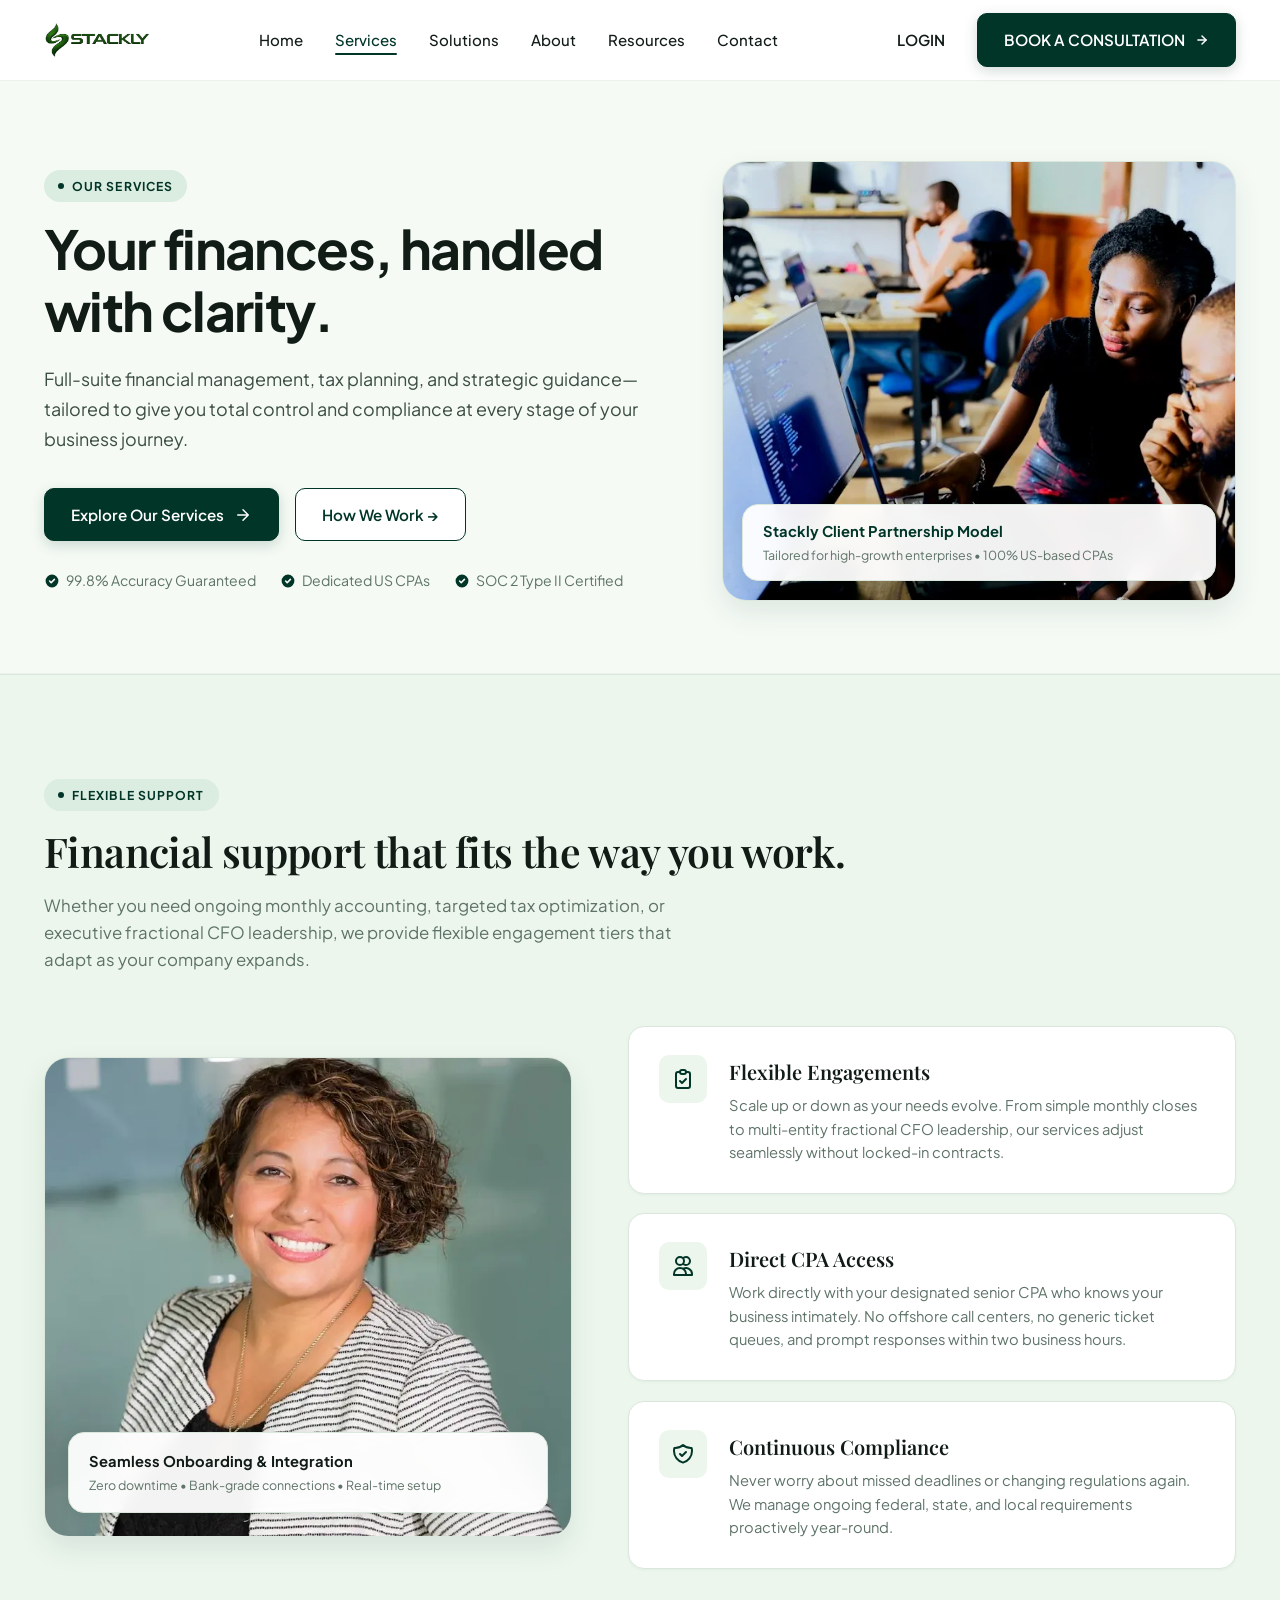
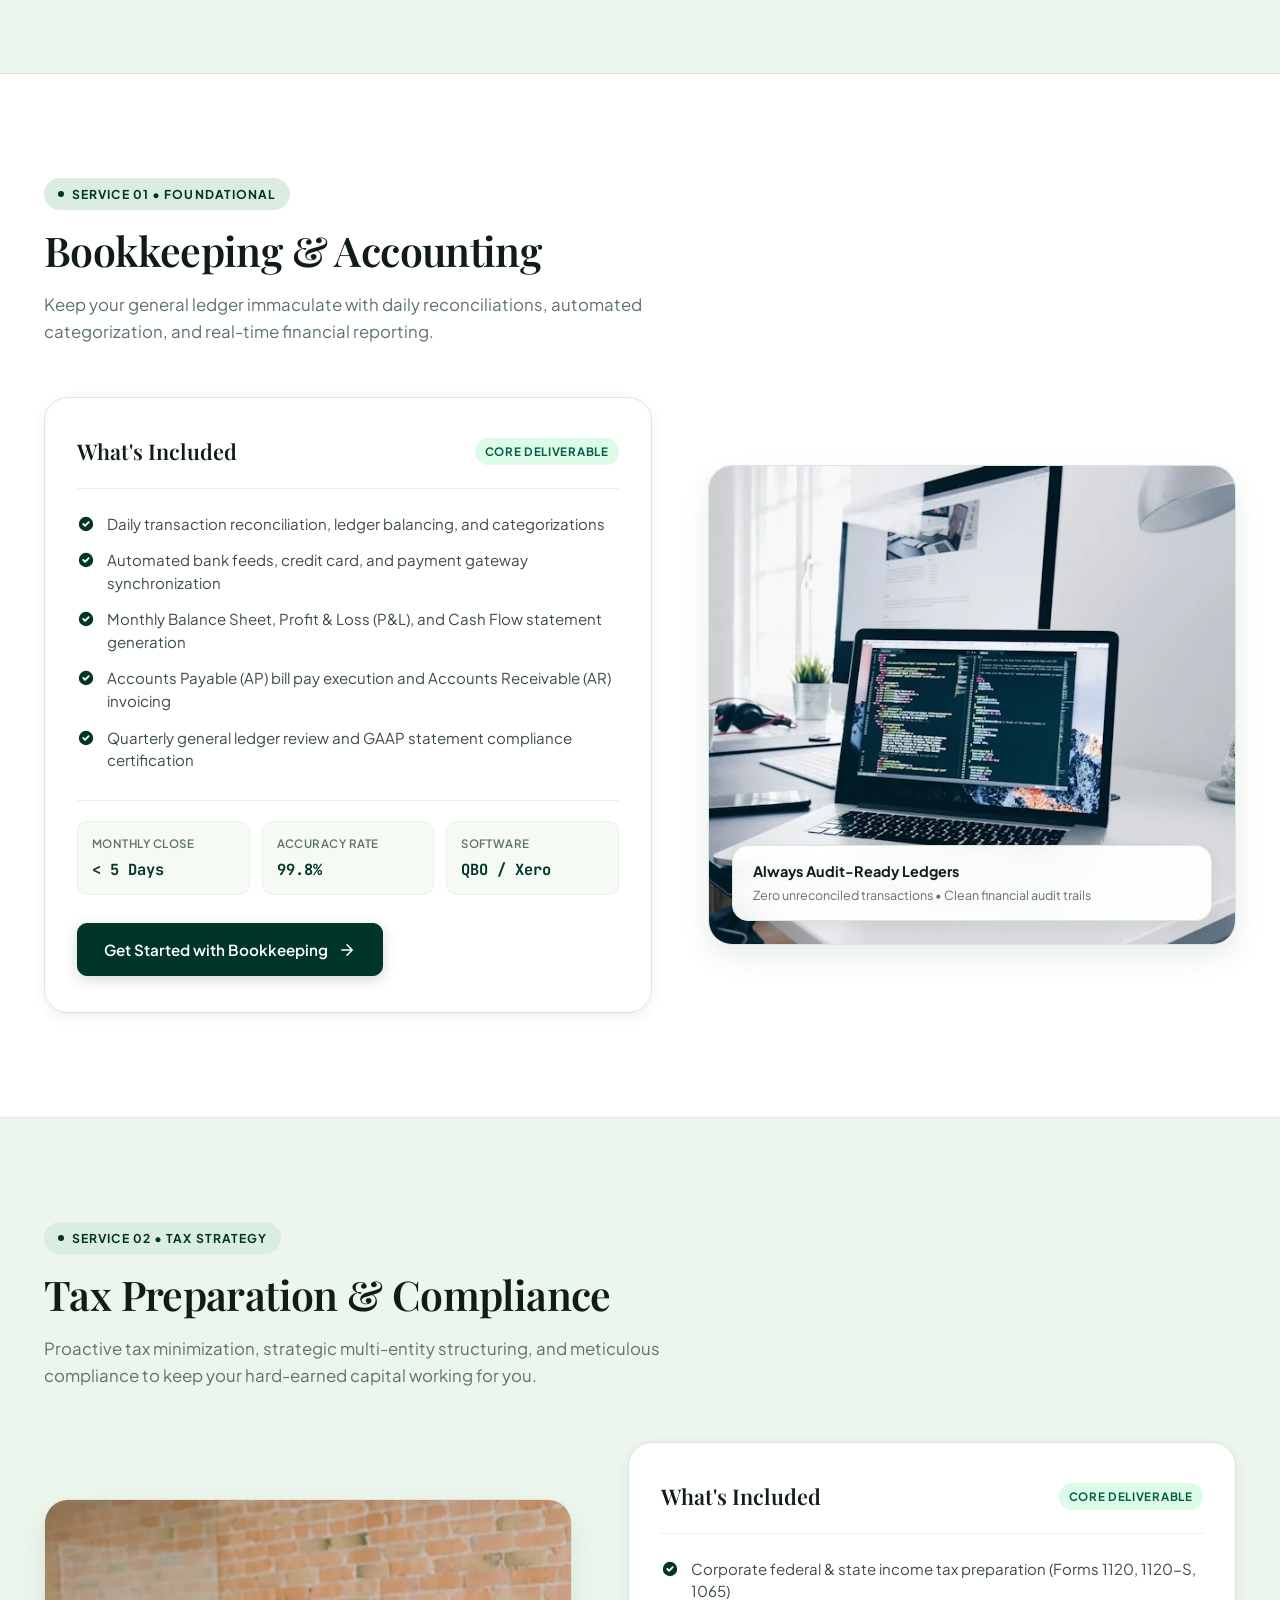
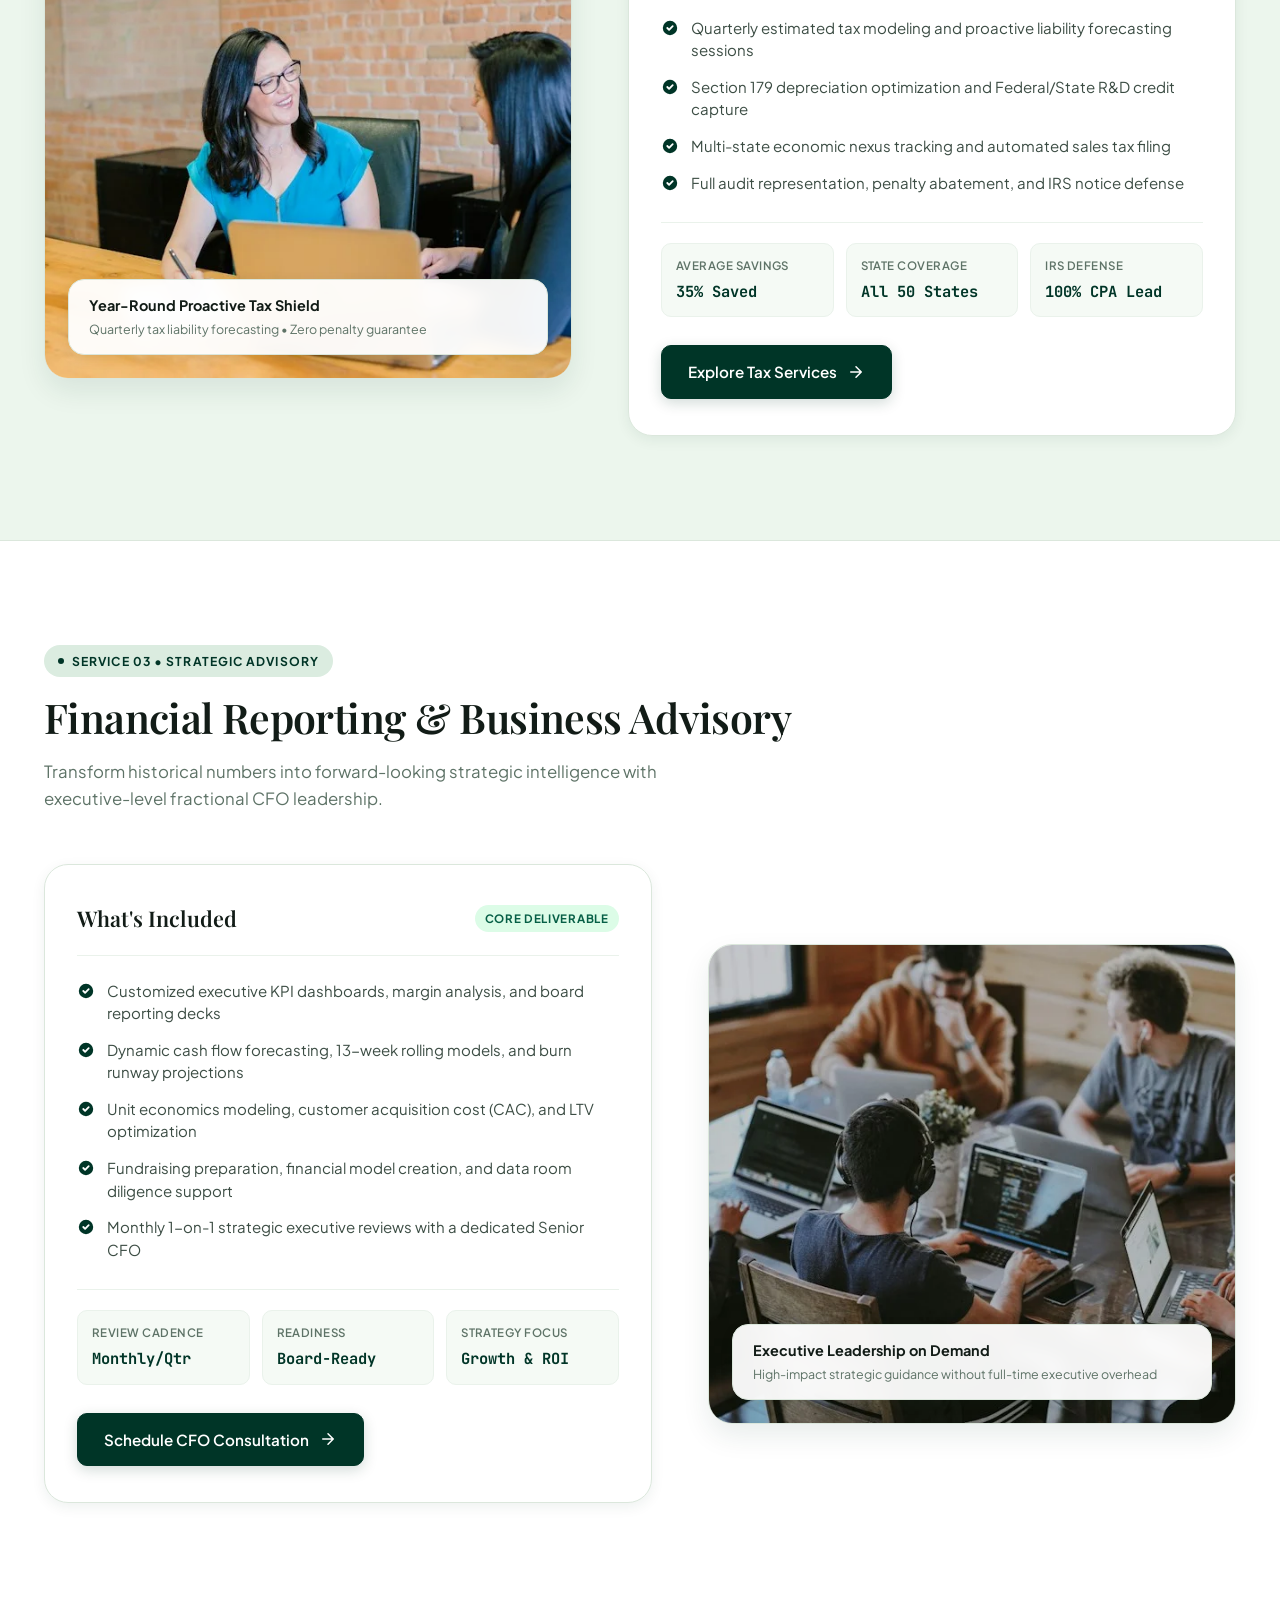
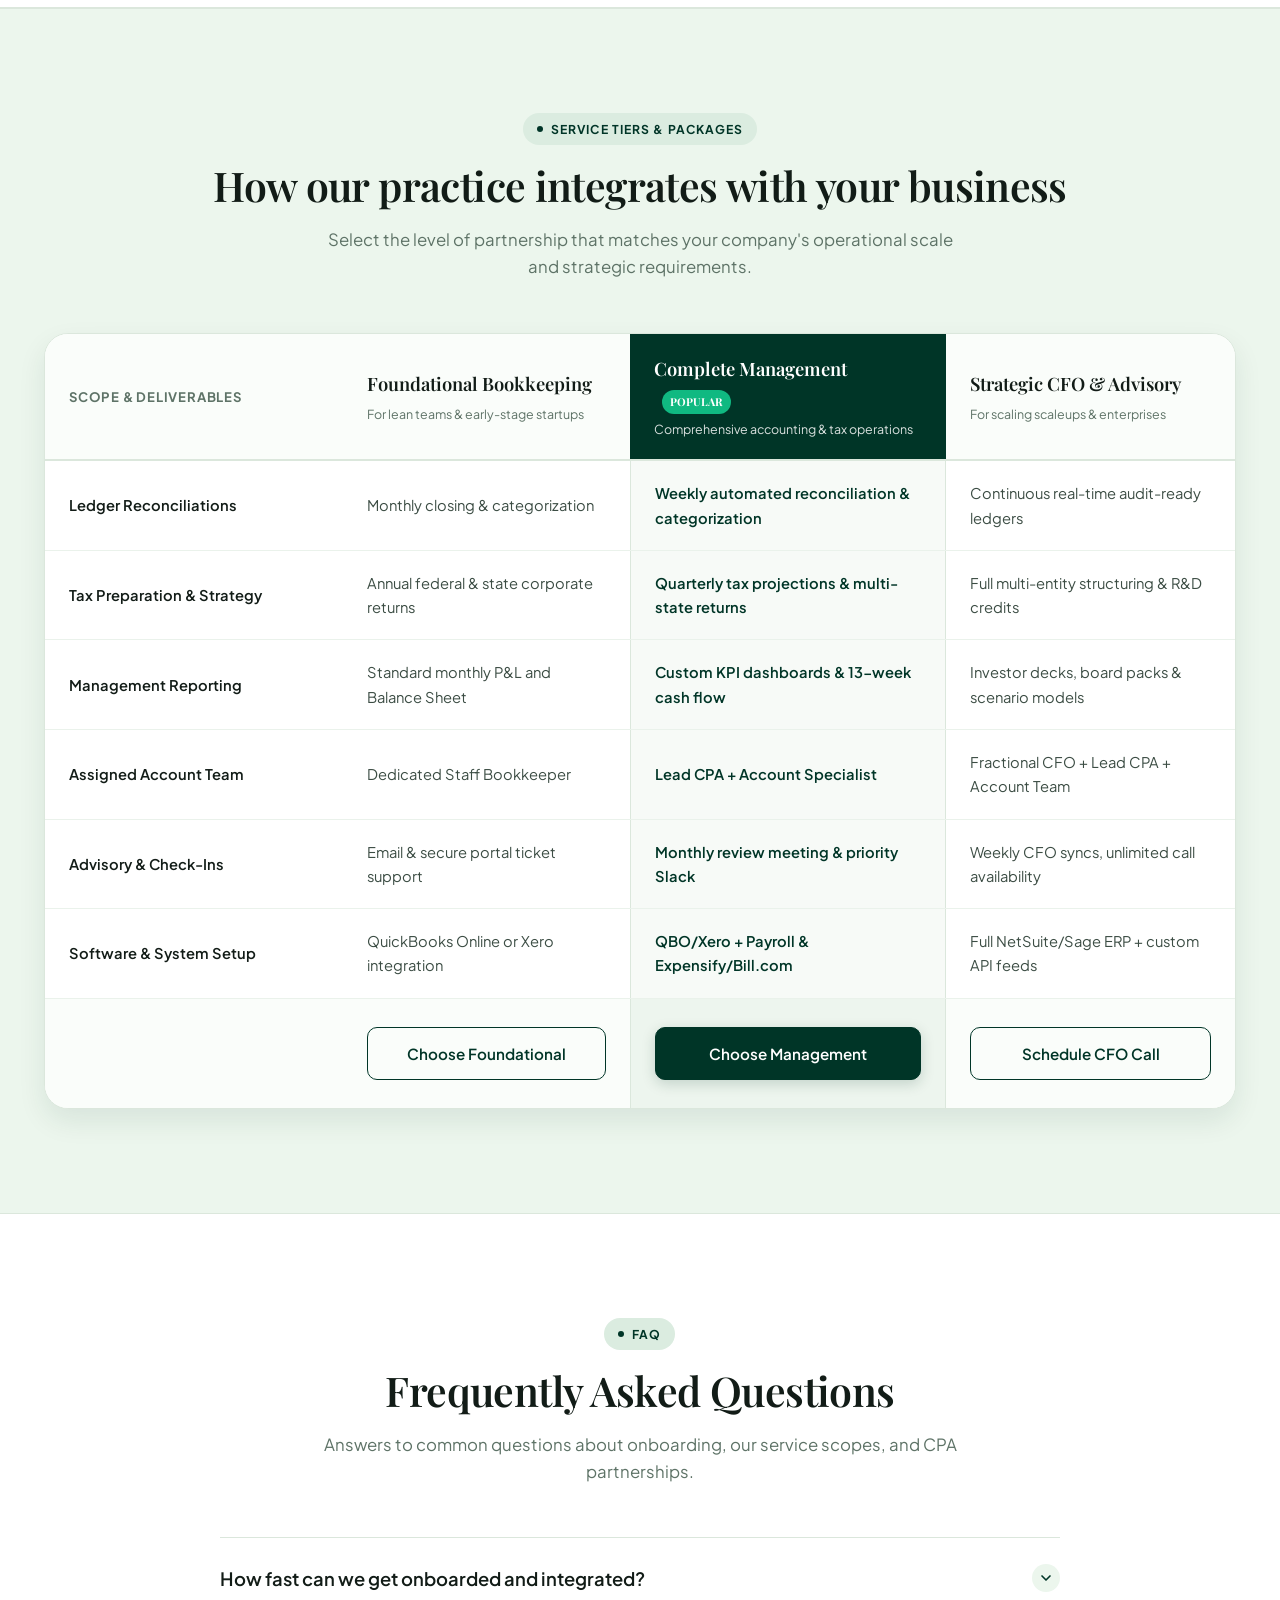
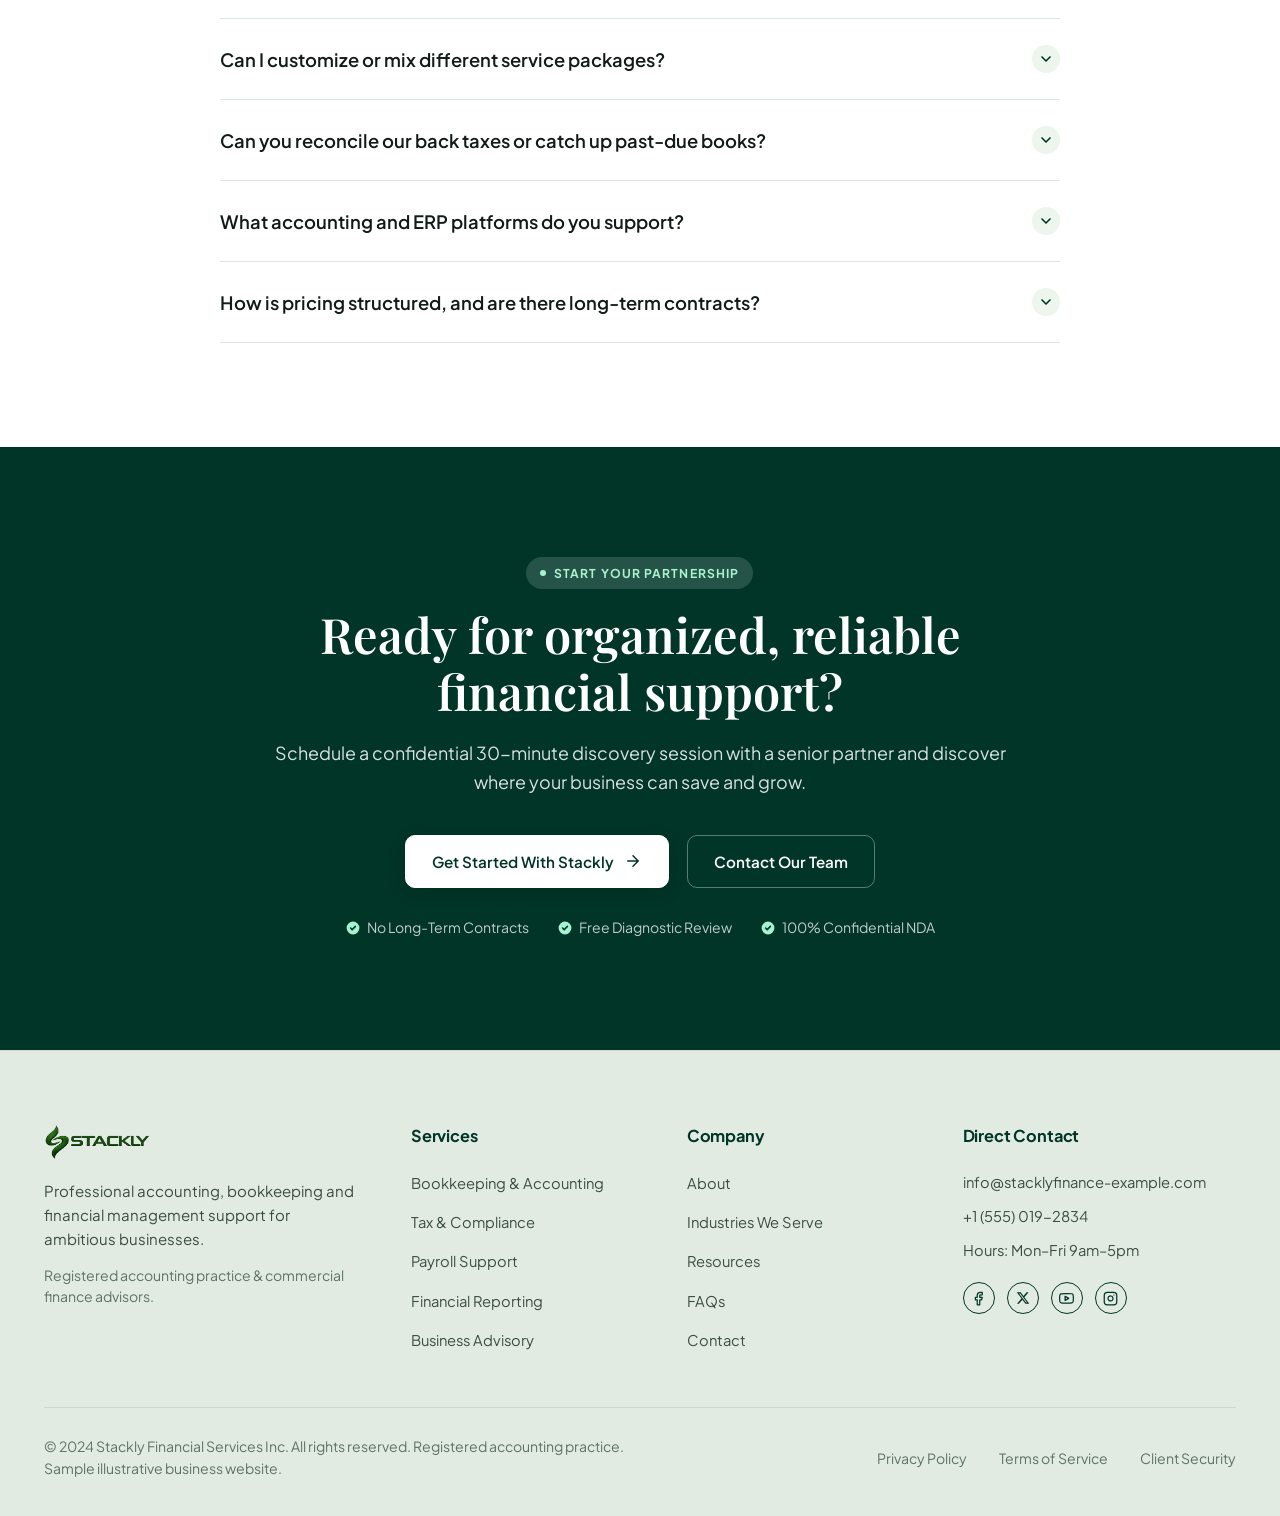
<file: services.html>
<!DOCTYPE html>
<html lang="en">
<head>
  <meta charset="UTF-8">
  <meta name="viewport" content="width=device-width, initial-scale=1.0">
  <title>Services — Stackly Accounting & Finance</title>
  <meta name="description" content="Explore Stackly's comprehensive financial services: bookkeeping, tax preparation, compliance, and executive fractional CFO advisory.">
  <link rel="icon" type="image/webp" href="assets/logo.webp">

  <!-- Stylesheets -->
  <link rel="stylesheet" href="css/index.css">
  <link rel="stylesheet" href="css/services.css">
  <link rel="stylesheet" href="css/animation.css">
  <link rel="stylesheet" href="css/responsive.css">
</head>
<body>

    <!-- ==========================================================================
       Header & Navigation
       ========================================================================== -->
  <header class="site-header">
    <div class="container nav-container">
      <a href="index.html" class="brand-logo" aria-label="Stackly Home">
        <img src="assets/logo.webp" alt="Stackly" class="brand-logo-img" />
      </a>

      <nav class="site-nav" aria-label="Main Navigation">
        <ul class="nav-links">
          <li><a href="index.html" class="nav-link">Home</a></li>
          <li><a href="services.html" class="nav-link active">Services</a></li>
          <li><a href="solutions.html" class="nav-link">Solutions</a></li>
          <li><a href="about.html" class="nav-link">About</a></li>
          <li><a href="resources.html" class="nav-link">Resources</a></li>
          <li><a href="contact.html" class="nav-link">Contact</a></li>
          <li class="nav-actions-mobile">
            <a href="login.html" class="btn btn-secondary">Log In</a>
            <a href="consultation.html" class="btn btn-primary">Book a Consultation</a>
          </li>
        </ul>
      </nav>

      <div class="nav-actions">
        <a href="login.html" class="nav-login">LOGIN</a>
        <a href="consultation.html" class="btn btn-primary">
          <span>BOOK A CONSULTATION</span>
          <svg width="14" height="14" viewBox="0 0 24 24" fill="none" stroke="currentColor" stroke-width="2.5" stroke-linecap="round" stroke-linejoin="round">
            <line x1="5" y1="12" x2="19" y2="12"></line>
            <polyline points="12 5 19 12 12 19"></polyline>
          </svg>
        </a>
      </div>

      <button class="mobile-toggle" aria-label="Toggle navigation menu" aria-expanded="false">
        <svg width="24" height="24" fill="none" stroke="currentColor" stroke-width="2" viewBox="0 0 24 24">
          <path stroke-linecap="round" stroke-linejoin="round" d="M4 6h16M4 12h16M4 18h16"/>
        </svg>
      </button>
    </div>
  </header>

  <!-- ==========================================================================
       Hero Section (Services Page)
       ========================================================================== -->
  <section class="services-hero-section">
    <div class="container hero-grid">
      <div class="hero-content reveal">
        <div class="section-badge">Our Services</div>
        <h1 class="hero-title">Your finances, handled with clarity.</h1>
        <p class="hero-description">
          Full-suite financial management, tax planning, and strategic guidance—tailored to give you total control and compliance at every stage of your business journey.
        </p>

        <div class="hero-actions">
          <a href="#services-list" class="btn btn-primary">
            <span>Explore Our Services</span>
            <svg width="18" height="18" fill="none" stroke="currentColor" stroke-width="2" viewBox="0 0 24 24">
              <path stroke-linecap="round" stroke-linejoin="round" d="M5 12h14m-7-7l7 7-7 7"/>
            </svg>
          </a>
          <a href="#integration-matrix" class="btn btn-secondary">How We Work →</a>
        </div>

        <div class="hero-trust-notes">
          <span>
            <svg viewBox="0 0 20 20" fill="currentColor">
              <path fill-rule="evenodd" d="M10 18a8 8 0 100-16 8 8 0 000 16zm3.707-9.293a1 1 0 00-1.414-1.414L9 10.586 7.707 9.293a1 1 0 00-1.414 1.414l2 2a1 1 0 001.414 0l4-4z" clip-rule="evenodd" />
            </svg>
            99.8% Accuracy Guaranteed
          </span>
          <span>
            <svg viewBox="0 0 20 20" fill="currentColor">
              <path fill-rule="evenodd" d="M10 18a8 8 0 100-16 8 8 0 000 16zm3.707-9.293a1 1 0 00-1.414-1.414L9 10.586 7.707 9.293a1 1 0 00-1.414 1.414l2 2a1 1 0 001.414 0l4-4z" clip-rule="evenodd" />
            </svg>
            Dedicated US CPAs
          </span>
          <span>
            <svg viewBox="0 0 20 20" fill="currentColor">
              <path fill-rule="evenodd" d="M10 18a8 8 0 100-16 8 8 0 000 16zm3.707-9.293a1 1 0 00-1.414-1.414L9 10.586 7.707 9.293a1 1 0 00-1.414 1.414l2 2a1 1 0 001.414 0l4-4z" clip-rule="evenodd" />
            </svg>
            SOC 2 Type II Certified
          </span>
        </div>
      </div>

      <div class="services-hero-image-wrap reveal reveal-delay-2">
        <img src="assets/services-hero.webp" alt="Stackly financial advisors collaborating on strategy" class="services-hero-image" loading="lazy">
        <div class="hero-image-floating-bar floating-element">
          <h5>Stackly Client Partnership Model</h5>
          <p>Tailored for high-growth enterprises • 100% US-based CPAs</p>
        </div>
      </div>
    </div>
  </section>

  <!-- ==========================================================================
       Section: Flexible Engagement / Service Delivery
       ========================================================================== -->
  <section class="support-delivery-section">
    <div class="container">
      <div class="section-header reveal">
        <div class="section-badge">Flexible Support</div>
        <h2 class="section-title">Financial support that fits the way you work.</h2>
        <p class="section-subtitle">
          Whether you need ongoing monthly accounting, targeted tax optimization, or executive fractional CFO leadership, we provide flexible engagement tiers that adapt as your company expands.
        </p>
      </div>

      <div class="support-delivery-grid">
        <div class="support-image-container reveal">
          <img src="assets/support-workspace.webp" alt="Professional reviewing company finances seamlessly" class="support-main-image" loading="lazy">
          <div class="support-image-caption-card">
            <h5>Seamless Onboarding & Integration</h5>
            <p>Zero downtime • Bank-grade connections • Real-time setup</p>
          </div>
        </div>

        <div class="support-cards-stack">
          <!-- Card 1 -->
          <div class="support-stack-card reveal">
            <div class="support-stack-icon">
              <svg width="24" height="24" fill="none" stroke="currentColor" stroke-width="2" viewBox="0 0 24 24">
                <path stroke-linecap="round" stroke-linejoin="round" d="M9 5H7a2 2 0 00-2 2v12a2 2 0 002 2h10a2 2 0 002-2V7a2 2 0 00-2-2h-2M9 5a2 2 0 002 2h2a2 2 0 002-2M9 5a2 2 0 012-2h2a2 2 0 012 2m-6 9l2 2 4-4"/>
              </svg>
            </div>
            <div class="support-stack-content">
              <h3>Flexible Engagements</h3>
              <p>Scale up or down as your needs evolve. From simple monthly closes to multi-entity fractional CFO leadership, our services adjust seamlessly without locked-in contracts.</p>
            </div>
          </div>

          <!-- Card 2 -->
          <div class="support-stack-card reveal reveal-delay-1">
            <div class="support-stack-icon">
              <svg width="24" height="24" fill="none" stroke="currentColor" stroke-width="2" viewBox="0 0 24 24">
                <path stroke-linecap="round" stroke-linejoin="round" d="M12 4.354a4 4 0 110 5.292M15 21H3v-1a6 6 0 0112 0v1zm0 0h6v-1a6 6 0 00-9-5.197M13 7a4 4 0 11-8 0 4 4 0 018 0z"/>
              </svg>
            </div>
            <div class="support-stack-content">
              <h3>Direct CPA Access</h3>
              <p>Work directly with your designated senior CPA who knows your business intimately. No offshore call centers, no generic ticket queues, and prompt responses within two business hours.</p>
            </div>
          </div>

          <!-- Card 3 -->
          <div class="support-stack-card reveal reveal-delay-2">
            <div class="support-stack-icon">
              <svg width="24" height="24" fill="none" stroke="currentColor" stroke-width="2" viewBox="0 0 24 24">
                <path stroke-linecap="round" stroke-linejoin="round" d="M9 12l2 2 4-4m5.618-4.016A11.955 11.955 0 0112 2.944a11.955 11.955 0 01-8.618 3.04A12.02 12.02 0 003 9c0 5.591 3.824 10.29 9 11.622 5.176-1.332 9-6.03 9-11.622 0-1.042-.133-2.052-.382-3.016z"/>
              </svg>
            </div>
            <div class="support-stack-content">
              <h3>Continuous Compliance</h3>
              <p>Never worry about missed deadlines or changing regulations again. We manage ongoing federal, state, and local requirements proactively year-round.</p>
            </div>
          </div>
        </div>
      </div>
    </div>
  </section>

  <!-- ==========================================================================
       Detailed Service 01: Bookkeeping & Accounting
       ========================================================================== -->
  <section id="services-list" class="service-detail-section bg-white">
    <div class="container">
      <div class="section-header reveal">
        <div class="section-badge">Service 01 • Foundational</div>
        <h2 class="section-title">Bookkeeping & Accounting</h2>
        <p class="section-subtitle">
          Keep your general ledger immaculate with daily reconciliations, automated categorization, and real-time financial reporting.
        </p>
      </div>

      <div class="service-detail-grid">
        <!-- Left: What's Included Card -->
        <div class="service-detail-card reveal">
          <div class="service-detail-card-header">
            <h3>What's Included</h3>
            <span class="service-deliverable-badge">Core Deliverable</span>
          </div>

          <ul class="service-checklist">
            <li class="service-check-item">
              <svg viewBox="0 0 20 20" fill="currentColor">
                <path fill-rule="evenodd" d="M10 18a8 8 0 100-16 8 8 0 000 16zm3.707-9.293a1 1 0 00-1.414-1.414L9 10.586 7.707 9.293a1 1 0 00-1.414 1.414l2 2a1 1 0 001.414 0l4-4z" clip-rule="evenodd" />
              </svg>
              <span>Daily transaction reconciliation, ledger balancing, and categorizations</span>
            </li>
            <li class="service-check-item">
              <svg viewBox="0 0 20 20" fill="currentColor">
                <path fill-rule="evenodd" d="M10 18a8 8 0 100-16 8 8 0 000 16zm3.707-9.293a1 1 0 00-1.414-1.414L9 10.586 7.707 9.293a1 1 0 00-1.414 1.414l2 2a1 1 0 001.414 0l4-4z" clip-rule="evenodd" />
              </svg>
              <span>Automated bank feeds, credit card, and payment gateway synchronization</span>
            </li>
            <li class="service-check-item">
              <svg viewBox="0 0 20 20" fill="currentColor">
                <path fill-rule="evenodd" d="M10 18a8 8 0 100-16 8 8 0 000 16zm3.707-9.293a1 1 0 00-1.414-1.414L9 10.586 7.707 9.293a1 1 0 00-1.414 1.414l2 2a1 1 0 001.414 0l4-4z" clip-rule="evenodd" />
              </svg>
              <span>Monthly Balance Sheet, Profit & Loss (P&L), and Cash Flow statement generation</span>
            </li>
            <li class="service-check-item">
              <svg viewBox="0 0 20 20" fill="currentColor">
                <path fill-rule="evenodd" d="M10 18a8 8 0 100-16 8 8 0 000 16zm3.707-9.293a1 1 0 00-1.414-1.414L9 10.586 7.707 9.293a1 1 0 00-1.414 1.414l2 2a1 1 0 001.414 0l4-4z" clip-rule="evenodd" />
              </svg>
              <span>Accounts Payable (AP) bill pay execution and Accounts Receivable (AR) invoicing</span>
            </li>
            <li class="service-check-item">
              <svg viewBox="0 0 20 20" fill="currentColor">
                <path fill-rule="evenodd" d="M10 18a8 8 0 100-16 8 8 0 000 16zm3.707-9.293a1 1 0 00-1.414-1.414L9 10.586 7.707 9.293a1 1 0 00-1.414 1.414l2 2a1 1 0 001.414 0l4-4z" clip-rule="evenodd" />
              </svg>
              <span>Quarterly general ledger review and GAAP statement compliance certification</span>
            </li>
          </ul>

          <div class="service-kpis-row">
            <div class="service-kpi-box">
              <div class="service-kpi-label">Monthly Close</div>
              <div class="service-kpi-val">&lt; 5 Days</div>
            </div>
            <div class="service-kpi-box">
              <div class="service-kpi-label">Accuracy Rate</div>
              <div class="service-kpi-val">99.8%</div>
            </div>
            <div class="service-kpi-box">
              <div class="service-kpi-label">Software</div>
              <div class="service-kpi-val">QBO / Xero</div>
            </div>
          </div>

          <a href="contact.html" class="btn btn-primary">
            <span>Get Started with Bookkeeping</span>
            <svg width="18" height="18" fill="none" stroke="currentColor" stroke-width="2" viewBox="0 0 24 24">
              <path stroke-linecap="round" stroke-linejoin="round" d="M5 12h14m-7-7l7 7-7 7"/>
            </svg>
          </a>
        </div>

        <!-- Right: Image -->
        <div class="service-detail-image-wrap reveal reveal-delay-2">
          <img src="assets/bookkeeping-workspace.webp" alt="Audit-ready bookkeeping workspace with financial statements" class="service-detail-image" loading="lazy">
          <div class="service-image-caption-tag">
            <h5>Always Audit-Ready Ledgers</h5>
            <p>Zero unreconciled transactions • Clean financial audit trails</p>
          </div>
        </div>
      </div>
    </div>
  </section>

  <!-- ==========================================================================
       Detailed Service 02: Tax Preparation & Compliance
       ========================================================================== -->
  <section class="service-detail-section bg-sage">
    <div class="container">
      <div class="section-header reveal">
        <div class="section-badge">Service 02 • Tax Strategy</div>
        <h2 class="section-title">Tax Preparation & Compliance</h2>
        <p class="section-subtitle">
          Proactive tax minimization, strategic multi-entity structuring, and meticulous compliance to keep your hard-earned capital working for you.
        </p>
      </div>

      <div class="service-detail-grid reverse">
        <!-- Left: Image -->
        <div class="service-detail-image-wrap reveal">
          <img src="assets/tax-monitoring.webp" alt="Senior tax specialist preparing federal and state filings" class="service-detail-image" loading="lazy">
          <div class="service-image-caption-tag">
            <h5>Year-Round Proactive Tax Shield</h5>
            <p>Quarterly tax liability forecasting • Zero penalty guarantee</p>
          </div>
        </div>

        <!-- Right: What's Included Card -->
        <div class="service-detail-card reveal reveal-delay-2">
          <div class="service-detail-card-header">
            <h3>What's Included</h3>
            <span class="service-deliverable-badge">Core Deliverable</span>
          </div>

          <ul class="service-checklist">
            <li class="service-check-item">
              <svg viewBox="0 0 20 20" fill="currentColor">
                <path fill-rule="evenodd" d="M10 18a8 8 0 100-16 8 8 0 000 16zm3.707-9.293a1 1 0 00-1.414-1.414L9 10.586 7.707 9.293a1 1 0 00-1.414 1.414l2 2a1 1 0 001.414 0l4-4z" clip-rule="evenodd" />
              </svg>
              <span>Corporate federal & state income tax preparation (Forms 1120, 1120-S, 1065)</span>
            </li>
            <li class="service-check-item">
              <svg viewBox="0 0 20 20" fill="currentColor">
                <path fill-rule="evenodd" d="M10 18a8 8 0 100-16 8 8 0 000 16zm3.707-9.293a1 1 0 00-1.414-1.414L9 10.586 7.707 9.293a1 1 0 00-1.414 1.414l2 2a1 1 0 001.414 0l4-4z" clip-rule="evenodd" />
              </svg>
              <span>Quarterly estimated tax modeling and proactive liability forecasting sessions</span>
            </li>
            <li class="service-check-item">
              <svg viewBox="0 0 20 20" fill="currentColor">
                <path fill-rule="evenodd" d="M10 18a8 8 0 100-16 8 8 0 000 16zm3.707-9.293a1 1 0 00-1.414-1.414L9 10.586 7.707 9.293a1 1 0 00-1.414 1.414l2 2a1 1 0 001.414 0l4-4z" clip-rule="evenodd" />
              </svg>
              <span>Section 179 depreciation optimization and Federal/State R&D credit capture</span>
            </li>
            <li class="service-check-item">
              <svg viewBox="0 0 20 20" fill="currentColor">
                <path fill-rule="evenodd" d="M10 18a8 8 0 100-16 8 8 0 000 16zm3.707-9.293a1 1 0 00-1.414-1.414L9 10.586 7.707 9.293a1 1 0 00-1.414 1.414l2 2a1 1 0 001.414 0l4-4z" clip-rule="evenodd" />
              </svg>
              <span>Multi-state economic nexus tracking and automated sales tax filing</span>
            </li>
            <li class="service-check-item">
              <svg viewBox="0 0 20 20" fill="currentColor">
                <path fill-rule="evenodd" d="M10 18a8 8 0 100-16 8 8 0 000 16zm3.707-9.293a1 1 0 00-1.414-1.414L9 10.586 7.707 9.293a1 1 0 00-1.414 1.414l2 2a1 1 0 001.414 0l4-4z" clip-rule="evenodd" />
              </svg>
              <span>Full audit representation, penalty abatement, and IRS notice defense</span>
            </li>
          </ul>

          <div class="service-kpis-row">
            <div class="service-kpi-box">
              <div class="service-kpi-label">Average Savings</div>
              <div class="service-kpi-val">35% Saved</div>
            </div>
            <div class="service-kpi-box">
              <div class="service-kpi-label">State Coverage</div>
              <div class="service-kpi-val">All 50 States</div>
            </div>
            <div class="service-kpi-box">
              <div class="service-kpi-label">IRS Defense</div>
              <div class="service-kpi-val">100% CPA Lead</div>
            </div>
          </div>

          <a href="contact.html" class="btn btn-primary">
            <span>Explore Tax Services</span>
            <svg width="18" height="18" fill="none" stroke="currentColor" stroke-width="2" viewBox="0 0 24 24">
              <path stroke-linecap="round" stroke-linejoin="round" d="M5 12h14m-7-7l7 7-7 7"/>
            </svg>
          </a>
        </div>
      </div>
    </div>
  </section>

  <!-- ==========================================================================
       Detailed Service 03: Financial Reporting & Business Advisory
       ========================================================================== -->
  <section class="service-detail-section bg-white">
    <div class="container">
      <div class="section-header reveal">
        <div class="section-badge">Service 03 • Strategic Advisory</div>
        <h2 class="section-title">Financial Reporting & Business Advisory</h2>
        <p class="section-subtitle">
          Transform historical numbers into forward-looking strategic intelligence with executive-level fractional CFO leadership.
        </p>
      </div>

      <div class="service-detail-grid">
        <!-- Left: What's Included Card -->
        <div class="service-detail-card reveal">
          <div class="service-detail-card-header">
            <h3>What's Included</h3>
            <span class="service-deliverable-badge">Core Deliverable</span>
          </div>

          <ul class="service-checklist">
            <li class="service-check-item">
              <svg viewBox="0 0 20 20" fill="currentColor">
                <path fill-rule="evenodd" d="M10 18a8 8 0 100-16 8 8 0 000 16zm3.707-9.293a1 1 0 00-1.414-1.414L9 10.586 7.707 9.293a1 1 0 00-1.414 1.414l2 2a1 1 0 001.414 0l4-4z" clip-rule="evenodd" />
              </svg>
              <span>Customized executive KPI dashboards, margin analysis, and board reporting decks</span>
            </li>
            <li class="service-check-item">
              <svg viewBox="0 0 20 20" fill="currentColor">
                <path fill-rule="evenodd" d="M10 18a8 8 0 100-16 8 8 0 000 16zm3.707-9.293a1 1 0 00-1.414-1.414L9 10.586 7.707 9.293a1 1 0 00-1.414 1.414l2 2a1 1 0 001.414 0l4-4z" clip-rule="evenodd" />
              </svg>
              <span>Dynamic cash flow forecasting, 13-week rolling models, and burn runway projections</span>
            </li>
            <li class="service-check-item">
              <svg viewBox="0 0 20 20" fill="currentColor">
                <path fill-rule="evenodd" d="M10 18a8 8 0 100-16 8 8 0 000 16zm3.707-9.293a1 1 0 00-1.414-1.414L9 10.586 7.707 9.293a1 1 0 00-1.414 1.414l2 2a1 1 0 001.414 0l4-4z" clip-rule="evenodd" />
              </svg>
              <span>Unit economics modeling, customer acquisition cost (CAC), and LTV optimization</span>
            </li>
            <li class="service-check-item">
              <svg viewBox="0 0 20 20" fill="currentColor">
                <path fill-rule="evenodd" d="M10 18a8 8 0 100-16 8 8 0 000 16zm3.707-9.293a1 1 0 00-1.414-1.414L9 10.586 7.707 9.293a1 1 0 00-1.414 1.414l2 2a1 1 0 001.414 0l4-4z" clip-rule="evenodd" />
              </svg>
              <span>Fundraising preparation, financial model creation, and data room diligence support</span>
            </li>
            <li class="service-check-item">
              <svg viewBox="0 0 20 20" fill="currentColor">
                <path fill-rule="evenodd" d="M10 18a8 8 0 100-16 8 8 0 000 16zm3.707-9.293a1 1 0 00-1.414-1.414L9 10.586 7.707 9.293a1 1 0 00-1.414 1.414l2 2a1 1 0 001.414 0l4-4z" clip-rule="evenodd" />
              </svg>
              <span>Monthly 1-on-1 strategic executive reviews with a dedicated Senior CFO</span>
            </li>
          </ul>

          <div class="service-kpis-row">
            <div class="service-kpi-box">
              <div class="service-kpi-label">Review Cadence</div>
              <div class="service-kpi-val">Monthly/Qtr</div>
            </div>
            <div class="service-kpi-box">
              <div class="service-kpi-label">Readiness</div>
              <div class="service-kpi-val">Board-Ready</div>
            </div>
            <div class="service-kpi-box">
              <div class="service-kpi-label">Strategy Focus</div>
              <div class="service-kpi-val">Growth & ROI</div>
            </div>
          </div>

          <a href="contact.html" class="btn btn-primary">
            <span>Schedule CFO Consultation</span>
            <svg width="18" height="18" fill="none" stroke="currentColor" stroke-width="2" viewBox="0 0 24 24">
              <path stroke-linecap="round" stroke-linejoin="round" d="M5 12h14m-7-7l7 7-7 7"/>
            </svg>
          </a>
        </div>

        <!-- Right: Image -->
        <div class="service-detail-image-wrap reveal reveal-delay-2">
          <img src="assets/cfo-advisory-team.webp" alt="Fractional CFO team reviewing corporate growth trajectory" class="service-detail-image" loading="lazy">
          <div class="service-image-caption-tag">
            <h5>Executive Leadership on Demand</h5>
            <p>High-impact strategic guidance without full-time executive overhead</p>
          </div>
        </div>
      </div>
    </div>
  </section>

  <!-- ==========================================================================
       Section: Integration Matrix / Comparison Table
       ========================================================================== -->
  <section id="integration-matrix" class="matrix-section">
    <div class="container">
      <div class="section-header text-center reveal">
        <div class="section-badge">Service Tiers & Packages</div>
        <h2 class="section-title">How our practice integrates with your business</h2>
        <p class="section-subtitle">
          Select the level of partnership that matches your company's operational scale and strategic requirements.
        </p>
      </div>

      <div class="matrix-table-container reveal">
        <table class="matrix-table">
          <thead>
            <tr>
              <th class="col-feature">Scope & Deliverables</th>
              <th>
                Foundational Bookkeeping
                <span class="tier-th-subtitle">For lean teams & early-stage startups</span>
              </th>
              <th class="col-highlight">
                Complete Management <span class="tier-badge-pill">Popular</span>
                <span class="tier-th-subtitle">Comprehensive accounting & tax operations</span>
              </th>
              <th>
                Strategic CFO & Advisory
                <span class="tier-th-subtitle">For scaling scaleups & enterprises</span>
              </th>
            </tr>
          </thead>
          <tbody>
            <tr>
              <td class="feature-title-cell">Ledger Reconciliations</td>
              <td>Monthly closing & categorization</td>
              <td class="col-highlight">Weekly automated reconciliation & categorization</td>
              <td>Continuous real-time audit-ready ledgers</td>
            </tr>
            <tr>
              <td class="feature-title-cell">Tax Preparation & Strategy</td>
              <td>Annual federal & state corporate returns</td>
              <td class="col-highlight">Quarterly tax projections & multi-state returns</td>
              <td>Full multi-entity structuring & R&D credits</td>
            </tr>
            <tr>
              <td class="feature-title-cell">Management Reporting</td>
              <td>Standard monthly P&L and Balance Sheet</td>
              <td class="col-highlight">Custom KPI dashboards & 13-week cash flow</td>
              <td>Investor decks, board packs & scenario models</td>
            </tr>
            <tr>
              <td class="feature-title-cell">Assigned Account Team</td>
              <td>Dedicated Staff Bookkeeper</td>
              <td class="col-highlight">Lead CPA + Account Specialist</td>
              <td>Fractional CFO + Lead CPA + Account Team</td>
            </tr>
            <tr>
              <td class="feature-title-cell">Advisory & Check-Ins</td>
              <td>Email & secure portal ticket support</td>
              <td class="col-highlight">Monthly review meeting & priority Slack</td>
              <td>Weekly CFO syncs, unlimited call availability</td>
            </tr>
            <tr>
              <td class="feature-title-cell">Software & System Setup</td>
              <td>QuickBooks Online or Xero integration</td>
              <td class="col-highlight">QBO/Xero + Payroll & Expensify/Bill.com</td>
              <td>Full NetSuite/Sage ERP + custom API feeds</td>
            </tr>
            <tr>
              <td></td>
              <td>
                <a href="contact.html" class="btn btn-secondary" style="width: 100%;">Choose Foundational</a>
              </td>
              <td class="col-highlight">
                <a href="contact.html" class="btn btn-primary" style="width: 100%;">Choose Management</a>
              </td>
              <td>
                <a href="contact.html" class="btn btn-secondary" style="width: 100%;">Schedule CFO Call</a>
              </td>
            </tr>
          </tbody>
        </table>
      </div>
    </div>
  </section>

  <!-- ==========================================================================
       Section: Frequently Asked Questions (FAQ Accordion)
       ========================================================================== -->
  <section class="faq-section">
    <div class="container">
      <div class="section-header text-center reveal">
        <div class="section-badge">FAQ</div>
        <h2 class="section-title">Frequently Asked Questions</h2>
        <p class="section-subtitle">
          Answers to common questions about onboarding, our service scopes, and CPA partnerships.
        </p>
      </div>

      <div class="faq-list">
        <!-- FAQ 1 -->
        <div class="faq-item reveal">
          <button class="faq-question-btn" type="button">
            <span>How fast can we get onboarded and integrated?</span>
            <span class="faq-icon-toggle" aria-hidden="true">
              <svg class="faq-icon-chevron" width="16" height="16" viewBox="0 0 24 24" fill="none" stroke="currentColor" stroke-width="2.5" stroke-linecap="round" stroke-linejoin="round">
                <polyline points="6 9 12 15 18 9"></polyline>
              </svg>
              <svg class="faq-icon-close" width="16" height="16" viewBox="0 0 24 24" fill="none" stroke="currentColor" stroke-width="2.5" stroke-linecap="round" stroke-linejoin="round">
                <line x1="18" y1="6" x2="6" y2="18"></line>
                <line x1="6" y1="6" x2="18" y2="18"></line>
              </svg>
            </span>
          </button>
          <div class="faq-answer-panel">
            <p>
              Our streamlined onboarding process typically takes between 5 to 7 business days. We securely connect your bank feeds, payroll, and invoicing tools with zero downtime, immediately verifying your charts of accounts and establishing ongoing workflows.
            </p>
          </div>
        </div>

        <!-- FAQ 2 -->
        <div class="faq-item reveal reveal-delay-1">
          <button class="faq-question-btn" type="button">
            <span>Can I customize or mix different service packages?</span>
            <span class="faq-icon-toggle" aria-hidden="true">
              <svg class="faq-icon-chevron" width="16" height="16" viewBox="0 0 24 24" fill="none" stroke="currentColor" stroke-width="2.5" stroke-linecap="round" stroke-linejoin="round">
                <polyline points="6 9 12 15 18 9"></polyline>
              </svg>
              <svg class="faq-icon-close" width="16" height="16" viewBox="0 0 24 24" fill="none" stroke="currentColor" stroke-width="2.5" stroke-linecap="round" stroke-linejoin="round">
                <line x1="18" y1="6" x2="6" y2="18"></line>
                <line x1="6" y1="6" x2="18" y2="18"></line>
              </svg>
            </span>
          </button>
          <div class="faq-answer-panel">
            <p>
              Yes. Every business has distinct requirements. You can combine foundational bookkeeping with seasonal tax planning, or layer on fractional CFO advisory for upcoming fundraising rounds as your operational needs evolve.
            </p>
          </div>
        </div>

        <!-- FAQ 3 -->
        <div class="faq-item reveal reveal-delay-2">
          <button class="faq-question-btn" type="button">
            <span>Can you reconcile our back taxes or catch up past-due books?</span>
            <span class="faq-icon-toggle" aria-hidden="true">
              <svg class="faq-icon-chevron" width="16" height="16" viewBox="0 0 24 24" fill="none" stroke="currentColor" stroke-width="2.5" stroke-linecap="round" stroke-linejoin="round">
                <polyline points="6 9 12 15 18 9"></polyline>
              </svg>
              <svg class="faq-icon-close" width="16" height="16" viewBox="0 0 24 24" fill="none" stroke="currentColor" stroke-width="2.5" stroke-linecap="round" stroke-linejoin="round">
                <line x1="18" y1="6" x2="6" y2="18"></line>
                <line x1="6" y1="6" x2="18" y2="18"></line>
              </svg>
            </span>
          </button>
          <div class="faq-answer-panel">
            <p>
              Absolutely. Our catch-up and historical audit team specializes in bringing delinquent books and unfiled tax returns current. We conduct a full historical review, resolve discrepancies, and bring your records up to clean, audit-ready standards within two to three weeks.
            </p>
          </div>
        </div>

        <!-- FAQ 4 -->
        <div class="faq-item reveal">
          <button class="faq-question-btn" type="button">
            <span>What accounting and ERP platforms do you support?</span>
            <span class="faq-icon-toggle" aria-hidden="true">
              <svg class="faq-icon-chevron" width="16" height="16" viewBox="0 0 24 24" fill="none" stroke="currentColor" stroke-width="2.5" stroke-linecap="round" stroke-linejoin="round">
                <polyline points="6 9 12 15 18 9"></polyline>
              </svg>
              <svg class="faq-icon-close" width="16" height="16" viewBox="0 0 24 24" fill="none" stroke="currentColor" stroke-width="2.5" stroke-linecap="round" stroke-linejoin="round">
                <line x1="18" y1="6" x2="6" y2="18"></line>
                <line x1="6" y1="6" x2="18" y2="18"></line>
              </svg>
            </span>
          </button>
          <div class="faq-answer-panel">
            <p>
              We are certified partners across QuickBooks Online, Xero, NetSuite, and Sage Intacct. We also integrate directly with Gusto, Stripe, Bill.com, Ramp, Brex, Expensify, and Shopify for complete financial synchronization.
            </p>
          </div>
        </div>

        <!-- FAQ 5 -->
        <div class="faq-item reveal reveal-delay-1">
          <button class="faq-question-btn" type="button">
            <span>How is pricing structured, and are there long-term contracts?</span>
            <span class="faq-icon-toggle" aria-hidden="true">
              <svg class="faq-icon-chevron" width="16" height="16" viewBox="0 0 24 24" fill="none" stroke="currentColor" stroke-width="2.5" stroke-linecap="round" stroke-linejoin="round">
                <polyline points="6 9 12 15 18 9"></polyline>
              </svg>
              <svg class="faq-icon-close" width="16" height="16" viewBox="0 0 24 24" fill="none" stroke="currentColor" stroke-width="2.5" stroke-linecap="round" stroke-linejoin="round">
                <line x1="18" y1="6" x2="6" y2="18"></line>
                <line x1="6" y1="6" x2="18" y2="18"></line>
              </svg>
            </span>
          </button>
          <div class="faq-answer-panel">
            <p>
              We operate on transparent, flat-fee monthly subscriptions based on transaction volume, entity complexity, and reporting needs. We do not lock you into rigid annual commitments—you can adjust your service tier at any time with 30 days notice.
            </p>
          </div>
        </div>
      </div>
    </div>
  </section>

  <!-- ==========================================================================
       Section: Deep Forest Green CTA Banner
       ========================================================================== -->
  <section class="dark-cta-section">
    <div class="container dark-cta-inner reveal">
      <div class="section-badge dark-cta-badge">Start Your Partnership</div>
      <h2 class="dark-cta-title">Ready for organized, reliable financial support?</h2>
      <p class="dark-cta-subtitle">
        Schedule a confidential 30-minute discovery session with a senior partner and discover where your business can save and grow.
      </p>

      <div class="dark-cta-actions">
        <a href="contact.html" class="btn btn-white">
          <span>Get Started With Stackly</span>
          <svg width="18" height="18" fill="none" stroke="currentColor" stroke-width="2" viewBox="0 0 24 24">
            <path stroke-linecap="round" stroke-linejoin="round" d="M5 12h14m-7-7l7 7-7 7"/>
          </svg>
        </a>
        <a href="contact.html" class="btn btn-outline-white">Contact Our Team</a>
      </div>

      <div class="dark-cta-guarantees">
        <span>
          <svg width="16" height="16" viewBox="0 0 20 20" fill="#a7f3d0">
            <path fill-rule="evenodd" d="M10 18a8 8 0 100-16 8 8 0 000 16zm3.707-9.293a1 1 0 00-1.414-1.414L9 10.586 7.707 9.293a1 1 0 00-1.414 1.414l2 2a1 1 0 001.414 0l4-4z" clip-rule="evenodd"/>
          </svg>
          No Long-Term Contracts
        </span>
        <span>
          <svg width="16" height="16" viewBox="0 0 20 20" fill="#a7f3d0">
            <path fill-rule="evenodd" d="M10 18a8 8 0 100-16 8 8 0 000 16zm3.707-9.293a1 1 0 00-1.414-1.414L9 10.586 7.707 9.293a1 1 0 00-1.414 1.414l2 2a1 1 0 001.414 0l4-4z" clip-rule="evenodd"/>
          </svg>
          Free Diagnostic Review
        </span>
        <span>
          <svg width="16" height="16" viewBox="0 0 20 20" fill="#a7f3d0">
            <path fill-rule="evenodd" d="M10 18a8 8 0 100-16 8 8 0 000 16zm3.707-9.293a1 1 0 00-1.414-1.414L9 10.586 7.707 9.293a1 1 0 00-1.414 1.414l2 2a1 1 0 001.414 0l4-4z" clip-rule="evenodd"/>
          </svg>
          100% Confidential NDA
        </span>
      </div>
    </div>
  </section>

      <!-- ==========================================================================
       Footer (Matching exact design)
       ========================================================================== -->
  <footer class="site-footer">
    <div class="container">
      <div class="footer-top-grid">
        <!-- Col 1: Brand -->
        <div class="footer-brand-col">
          <a href="index.html" class="brand-logo" aria-label="Stackly Home">
        <img src="assets/logo.webp" alt="Stackly" class="brand-logo-img" />
      </a>
          <p class="footer-brand-desc">
            Professional accounting, bookkeeping and financial management support for ambitious businesses.
          </p>
          <p class="footer-brand-sub">
            Registered accounting practice &amp; commercial finance advisors.
          </p>
        </div>

        <!-- Col 2: Services -->
        <div class="footer-nav-col">
          <h5>Services</h5>
          <ul class="footer-links-list">
            <li><a href="services.html#bookkeeping">Bookkeeping &amp; Accounting</a></li>
            <li><a href="services.html#tax">Tax &amp; Compliance</a></li>
            <li><a href="services.html#payroll">Payroll Support</a></li>
            <li><a href="services.html#reporting">Financial Reporting</a></li>
            <li><a href="services.html#advisory">Business Advisory</a></li>
          </ul>
        </div>

        <!-- Col 3: Company -->
        <div class="footer-nav-col">
          <h5>Company</h5>
          <ul class="footer-links-list">
            <li><a href="about.html">About</a></li>
            <li><a href="solutions.html#industries">Industries We Serve</a></li>
            <li><a href="resources.html">Resources</a></li>
            <li><a href="resources.html#faq">FAQs</a></li>
            <li><a href="contact.html">Contact</a></li>
          </ul>
        </div>

        <!-- Col 4: Direct Contact -->
        <div class="footer-nav-col">
          <h5>Direct Contact</h5>
          <div class="footer-contact-details">
            <a href="mailto:info@stacklyfinance-example.com">info@stacklyfinance-example.com</a>
            <a href="tel:+15550192834">+1 (555) 019-2834</a>
            <span>Hours: Mon–Fri 9am–5pm</span>
          </div>
          <div class="footer-social-list">
            <a href="404.html" class="footer-social-icon" aria-label="Facebook">
              <svg width="15" height="15" viewBox="0 0 24 24" fill="none" stroke="currentColor" stroke-width="2" stroke-linecap="round" stroke-linejoin="round">
                <path d="M18 2h-3a5 5 0 0 0-5 5v3H7v4h3v8h4v-8h3l1-4h-4V7a1 1 0 0 1 1-1h3z"/>
              </svg>
            </a>
            <a href="404.html" class="footer-social-icon" aria-label="X (formerly Twitter)">
              <svg width="14" height="14" viewBox="0 0 24 24" fill="currentColor">
                <path d="M18.244 2.25h3.308l-7.227 8.26 8.502 11.24H16.17l-5.214-6.817L4.99 21.75H1.68l7.73-8.835L1.254 2.25H8.08l4.713 6.231zm-1.161 17.52h1.833L7.084 4.126H5.117z"/>
              </svg>
            </a>
            <a href="404.html" class="footer-social-icon" aria-label="YouTube">
              <svg width="15" height="15" viewBox="0 0 24 24" fill="none" stroke="currentColor" stroke-width="2" stroke-linecap="round" stroke-linejoin="round">
                <path d="M22.54 6.42a2.78 2.78 0 0 0-1.94-2C18.88 4 12 4 12 4s-6.88 0-8.6.46a2.78 2.78 0 0 0-1.94 2A29 29 0 0 0 1 11.75a29 29 0 0 0 .46 5.33A2.78 2.78 0 0 0 3.4 19c1.72.46 8.6.46 8.6.46s6.88 0 8.6-.46a2.78 2.78 0 0 0 1.94-2 29 29 0 0 0 .46-5.25 29 29 0 0 0-.46-5.33z"/>
                <polygon points="9.75 15.02 15.5 11.75 9.75 8.48 9.75 15.02"/>
              </svg>
            </a>
            <a href="404.html" class="footer-social-icon" aria-label="Instagram">
              <svg width="15" height="15" viewBox="0 0 24 24" fill="none" stroke="currentColor" stroke-width="2" stroke-linecap="round" stroke-linejoin="round">
                <rect x="2" y="2" width="20" height="20" rx="5" ry="5"/>
                <path d="M16 11.37A4 4 0 1 1 12.63 8 4 4 0 0 1 16 11.37z"/>
                <line x1="17.5" y1="6.5" x2="17.51" y2="6.5"/>
              </svg>
            </a>
          </div>
        </div>
      </div>

      <div class="footer-bottom-bar">
        <div class="footer-bottom-copy">
          &copy; 2024 Stackly Financial Services Inc. All rights reserved. Registered accounting practice. Sample illustrative business website.
        </div>
        <div class="footer-bottom-links">
          <a href="404.html">Privacy Policy</a>
          <a href="404.html">Terms of Service</a>
          <a href="404.html">Client Security</a>
        </div>
      </div>
    </div>
  </footer>

  <!-- Scripts -->
  <script src="js/animations.js"></script>
  <script src="js/script.js"></script>
</body>
</html>
</file>
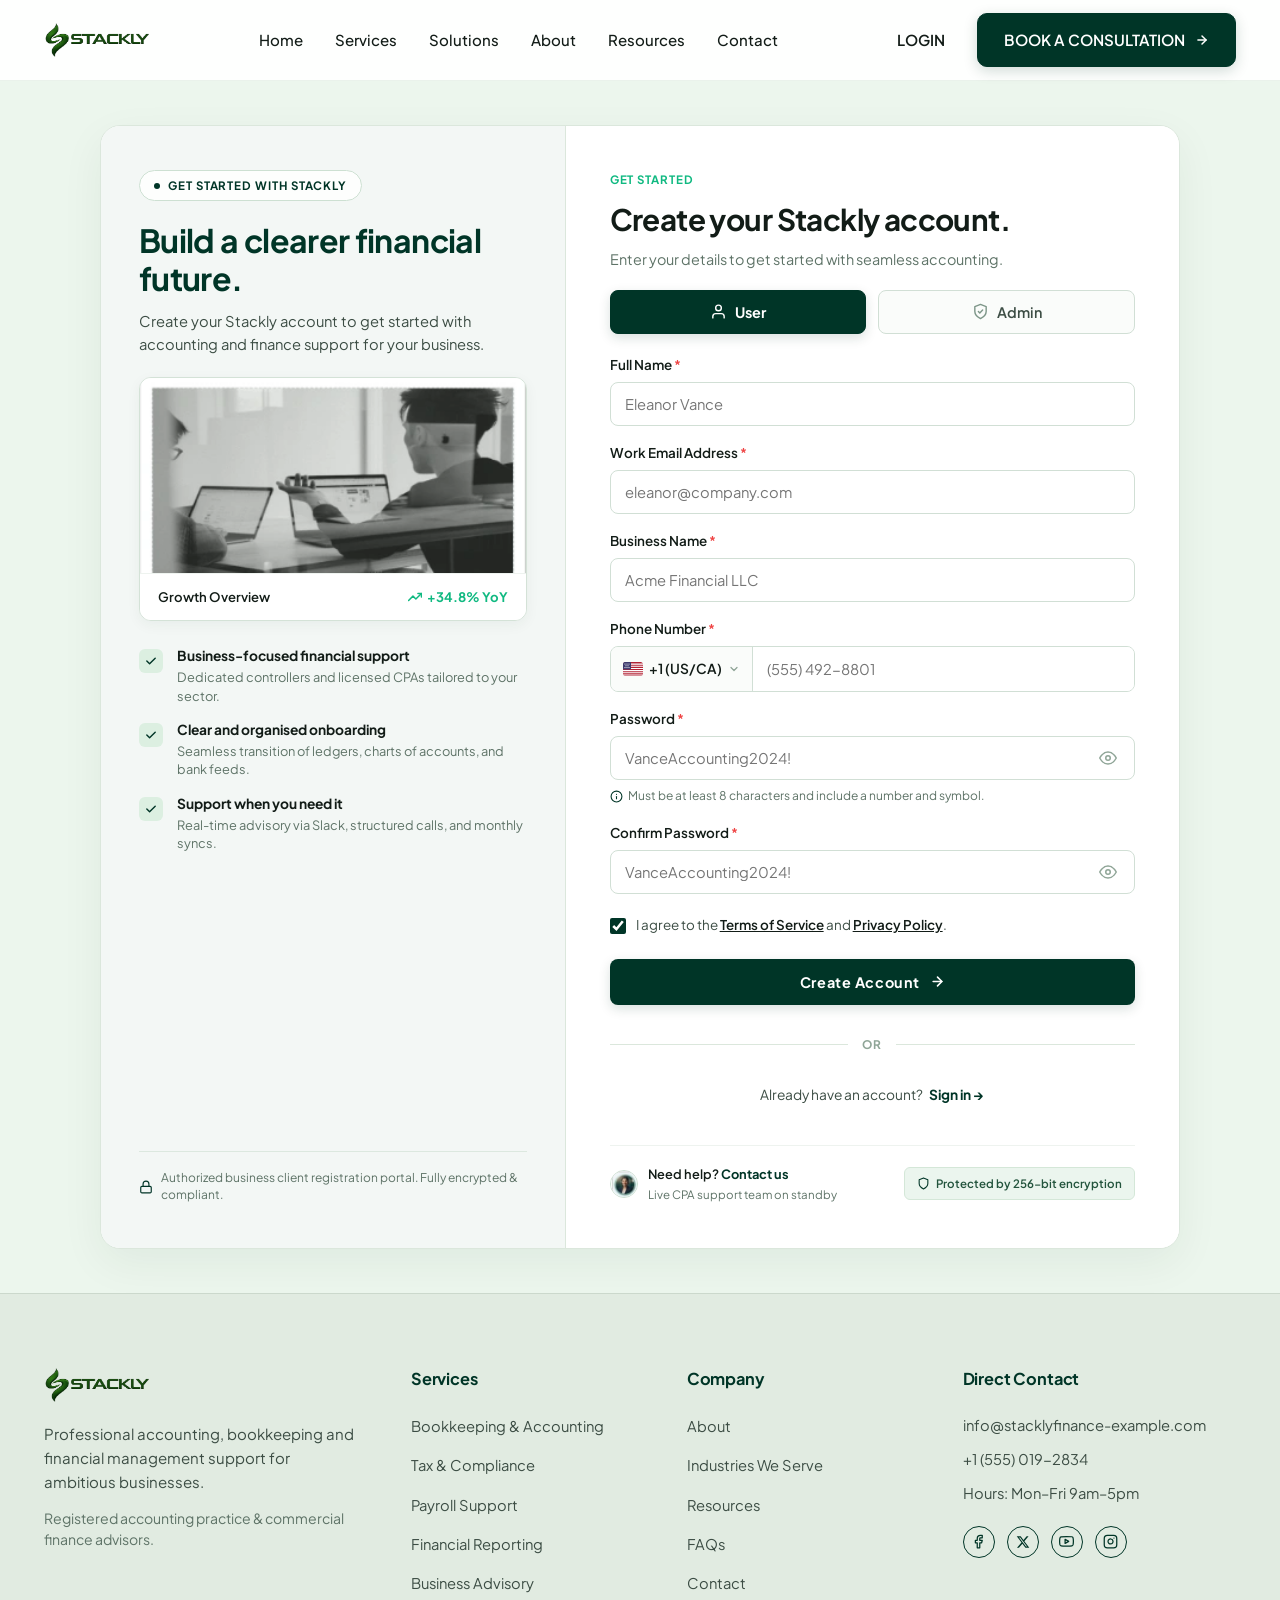
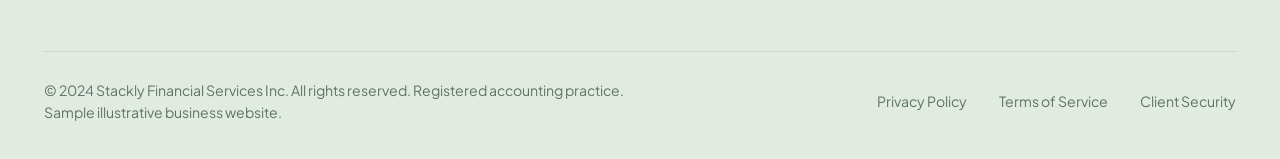
<file: signup.html>
<!DOCTYPE html>
<html lang="en">
<head>
  <meta charset="UTF-8">
  <meta name="viewport" content="width=device-width, initial-scale=1.0">
  <title>Create Your Account — Stackly Accounting &amp; Finance</title>
  <meta name="description" content="Create your Stackly account to access business-focused financial support, dedicated controllers, seamless onboarding, and real-time CPA advisory.">
  <link rel="icon" type="image/webp" href="assets/logo.webp">

  <!-- Stylesheets -->
  <link rel="stylesheet" href="css/index.css">
  <link rel="stylesheet" href="css/signup.css">
  <link rel="stylesheet" href="css/animation.css">
  <link rel="stylesheet" href="css/responsive.css">
</head>
<body class="signup-page-body">

    <!-- ==========================================================================
       Header & Navigation
       ========================================================================== -->
  <header class="site-header">
    <div class="container nav-container">
      <a href="index.html" class="brand-logo" aria-label="Stackly Home">
        <img src="assets/logo.webp" alt="Stackly" class="brand-logo-img" />
      </a>

      <nav class="site-nav" aria-label="Main Navigation">
        <ul class="nav-links">
          <li><a href="index.html" class="nav-link">Home</a></li>
          <li><a href="services.html" class="nav-link">Services</a></li>
          <li><a href="solutions.html" class="nav-link">Solutions</a></li>
          <li><a href="about.html" class="nav-link">About</a></li>
          <li><a href="resources.html" class="nav-link">Resources</a></li>
          <li><a href="contact.html" class="nav-link">Contact</a></li>
          <li class="nav-actions-mobile">
            <a href="login.html" class="btn btn-secondary">Log In</a>
            <a href="consultation.html" class="btn btn-primary">Book a Consultation</a>
          </li>
        </ul>
      </nav>

      <div class="nav-actions">
        <a href="login.html" class="nav-login">LOGIN</a>
        <a href="consultation.html" class="btn btn-primary">
          <span>BOOK A CONSULTATION</span>
          <svg width="14" height="14" viewBox="0 0 24 24" fill="none" stroke="currentColor" stroke-width="2.5" stroke-linecap="round" stroke-linejoin="round">
            <line x1="5" y1="12" x2="19" y2="12"></line>
            <polyline points="12 5 19 12 12 19"></polyline>
          </svg>
        </a>
      </div>

      <button class="mobile-toggle" aria-label="Toggle navigation menu" aria-expanded="false">
        <svg width="24" height="24" fill="none" stroke="currentColor" stroke-width="2" viewBox="0 0 24 24">
          <path stroke-linecap="round" stroke-linejoin="round" d="M4 6h16M4 12h16M4 18h16"/>
        </svg>
      </button>
    </div>
  </header>

  <!-- ==========================================================================
       Main Signup Section
       ========================================================================= -->
  <main class="signup-main-wrapper" id="main-content">
    <div class="signup-card-container fade-in">
      
      <!-- Left Panel: Workspace Summary & Trust Highlights -->
      <section class="signup-left-panel" aria-label="Registration Highlights">
        <div class="signup-left-pill">
          <span class="signup-left-pill-dot" aria-hidden="true"></span>
          <span>GET STARTED WITH STACKLY</span>
        </div>

        <h1 class="signup-left-title">Build a clearer financial future.</h1>
        <p class="signup-left-desc">Create your Stackly account to get started with accounting and finance support for your business.</p>

        <!-- Image & Metric Card -->
        <div class="signup-image-card">
          <div class="signup-image-box">
            <img src="assets/signup-growth.webp" alt="Two financial professionals reviewing company growth on laptop" class="signup-photo-img" width="324" height="229" loading="eager">
          </div>
          <div class="signup-metric-strip">
            <span class="signup-metric-label">Growth Overview</span>
            <span class="signup-metric-value">
              <svg viewBox="0 0 24 24" fill="none" stroke="currentColor" stroke-width="2.5" stroke-linecap="round" stroke-linejoin="round" aria-hidden="true">
                <polyline points="23 6 13.5 15.5 8.5 10.5 1 18"></polyline>
                <polyline points="17 6 23 6 23 12"></polyline>
              </svg>
              +34.8% YoY
            </span>
          </div>
        </div>

        <!-- Checklist features -->
        <ul class="signup-features-list">
          <li class="signup-feature-item">
            <div class="signup-feature-badge" aria-hidden="true">
              <svg viewBox="0 0 20 20" fill="currentColor">
                <path fill-rule="evenodd" d="M16.707 5.293a1 1 0 010 1.414l-8 8a1 1 0 01-1.414 0l-4-4a1 1 0 011.414-1.414L8 12.586l7.293-7.293a1 1 0 011.414 0z" clip-rule="evenodd"/>
              </svg>
            </div>
            <div class="signup-feature-text">
              <h3 class="signup-feature-title">Business-focused financial support</h3>
              <p class="signup-feature-desc">Dedicated controllers and licensed CPAs tailored to your sector.</p>
            </div>
          </li>

          <li class="signup-feature-item">
            <div class="signup-feature-badge" aria-hidden="true">
              <svg viewBox="0 0 20 20" fill="currentColor">
                <path fill-rule="evenodd" d="M16.707 5.293a1 1 0 010 1.414l-8 8a1 1 0 01-1.414 0l-4-4a1 1 0 011.414-1.414L8 12.586l7.293-7.293a1 1 0 011.414 0z" clip-rule="evenodd"/>
              </svg>
            </div>
            <div class="signup-feature-text">
              <h3 class="signup-feature-title">Clear and organised onboarding</h3>
              <p class="signup-feature-desc">Seamless transition of ledgers, charts of accounts, and bank feeds.</p>
            </div>
          </li>

          <li class="signup-feature-item">
            <div class="signup-feature-badge" aria-hidden="true">
              <svg viewBox="0 0 20 20" fill="currentColor">
                <path fill-rule="evenodd" d="M16.707 5.293a1 1 0 010 1.414l-8 8a1 1 0 01-1.414 0l-4-4a1 1 0 011.414-1.414L8 12.586l7.293-7.293a1 1 0 011.414 0z" clip-rule="evenodd"/>
              </svg>
            </div>
            <div class="signup-feature-text">
              <h3 class="signup-feature-title">Support when you need it</h3>
              <p class="signup-feature-desc">Real-time advisory via Slack, structured calls, and monthly syncs.</p>
            </div>
          </li>
        </ul>

        <p class="signup-left-footer-note">
          <svg viewBox="0 0 24 24" fill="none" stroke="currentColor" stroke-width="2" stroke-linecap="round" stroke-linejoin="round" aria-hidden="true">
            <rect x="3" y="11" width="18" height="11" rx="2" ry="2"></rect>
            <path d="M7 11V7a5 5 0 0 1 10 0v4"></path>
          </svg>
          <span>Authorized business client registration portal. Fully encrypted &amp; compliant.</span>
        </p>
      </section>

      <!-- Right Panel: Registration Form -->
      <section class="signup-right-panel" aria-label="Account Creation Form">
        <span class="signup-tag" id="signup-tag">GET STARTED</span>
        <h2 class="signup-title" id="signup-title">Create your Stackly account.</h2>
        <p class="signup-subtitle" id="signup-subtitle">Enter your details to get started with seamless accounting.</p>

        <!-- Role Selection (User / Admin) -->
        <div class="role-toggle-group" role="group" aria-label="Select Account Role">
          <button type="button" class="role-toggle-btn active" data-role="user" id="signup-role-user">
            <svg viewBox="0 0 24 24" fill="none" stroke="currentColor" stroke-width="2" stroke-linecap="round" stroke-linejoin="round" aria-hidden="true">
              <path d="M20 21v-2a4 4 0 0 0-4-4H8a4 4 0 0 0-4 4v2"></path>
              <circle cx="12" cy="7" r="4"></circle>
            </svg>
            <span>User</span>
          </button>
          <button type="button" class="role-toggle-btn" data-role="admin" id="signup-role-admin">
            <svg viewBox="0 0 24 24" fill="none" stroke="currentColor" stroke-width="2" stroke-linecap="round" stroke-linejoin="round" aria-hidden="true">
              <path d="M12 22s8-4 8-10V5l-8-3-8 3v7c0 6 8 10 8 10z"></path>
              <polyline points="9 12 11 14 15 10"></polyline>
            </svg>
            <span>Admin</span>
          </button>
        </div>

        <form id="signup-form" class="signup-form" novalidate autocomplete="on">
          <input type="hidden" id="signup-selected-role" name="role" value="user">
          
          <!-- Full Name -->
          <div class="signup-field-group">
            <label for="signup-name" class="signup-label">Full Name <span class="asterisk">*</span></label>
            <input type="text" id="signup-name" name="name" class="signup-input" placeholder="Eleanor Vance" required autocomplete="name">
            <div class="field-error-msg" id="signup-name-error" role="alert"></div>
          </div>

          <!-- Work Email Address -->
          <div class="signup-field-group">
            <label for="signup-email" class="signup-label">Work Email Address <span class="asterisk">*</span></label>
            <input type="email" id="signup-email" name="email" class="signup-input" placeholder="eleanor@company.com" required autocomplete="email">
            <div class="field-error-msg" id="signup-email-error" role="alert"></div>
          </div>

          <!-- Business Name -->
          <div class="signup-field-group">
            <label for="signup-business" class="signup-label">Business Name <span class="asterisk">*</span></label>
            <input type="text" id="signup-business" name="business" class="signup-input" placeholder="Acme Financial LLC" required autocomplete="organization">
            <div class="field-error-msg" id="signup-business-error" role="alert"></div>
          </div>

          <!-- Phone Number with Country Code Dropdown -->
          <div class="signup-field-group">
            <label for="signup-phone" class="signup-label">Phone Number <span class="asterisk">*</span></label>
            <div class="signup-phone-group">
              <div class="signup-country-box" title="Country code: United States / Canada (+1)">
                <!-- Inline SVG US Flag -->
                <svg class="country-flag-icon" viewBox="0 0 20 14" fill="none" aria-hidden="true">
                  <rect width="20" height="14" rx="2" fill="#B22234"/>
                  <path d="M0 2.15h20M0 4.3h20M0 6.46h20M0 8.61h20M0 10.77h20M0 12.92h20" stroke="#fff" stroke-width="1.08"/>
                  <rect width="8" height="7.54" rx="1" fill="#3C3B6E"/>
                  <circle cx="2" cy="2" r="0.6" fill="#fff"/>
                  <circle cx="4" cy="2" r="0.6" fill="#fff"/>
                  <circle cx="6" cy="2" r="0.6" fill="#fff"/>
                  <circle cx="3" cy="3.77" r="0.6" fill="#fff"/>
                  <circle cx="5" cy="3.77" r="0.6" fill="#fff"/>
                  <circle cx="2" cy="5.54" r="0.6" fill="#fff"/>
                  <circle cx="4" cy="5.54" r="0.6" fill="#fff"/>
                  <circle cx="6" cy="5.54" r="0.6" fill="#fff"/>
                </svg>
                <span>+1 (US/CA)</span>
                <svg class="signup-country-chevron" viewBox="0 0 24 24" fill="none" stroke="currentColor" stroke-width="2.5" stroke-linecap="round" stroke-linejoin="round" aria-hidden="true">
                  <polyline points="6 9 12 15 18 9"></polyline>
                </svg>
              </div>
              <input type="tel" id="signup-phone" name="phone" class="signup-input signup-phone-input" placeholder="(555) 492-8801" required autocomplete="tel">
            </div>
            <div class="field-error-msg" id="signup-phone-error" role="alert"></div>
          </div>

          <!-- Password with Toggle -->
          <div class="signup-field-group">
            <label for="signup-password" class="signup-label">Password <span class="asterisk">*</span></label>
            <div class="signup-input-wrapper">
              <input type="password" id="signup-password" name="password" class="signup-input has-toggle" placeholder="VanceAccounting2024!" required autocomplete="new-password">
              <button type="button" class="signup-eye-toggle" id="password-toggle-signup" aria-label="Show password">
                <svg viewBox="0 0 24 24" fill="none" stroke="currentColor" stroke-width="2" stroke-linecap="round" stroke-linejoin="round" aria-hidden="true">
                  <path d="M1 12s4-8 11-8 11 8 11 8-4 8-11 8-11-8-11-8z"></path>
                  <circle cx="12" cy="12" r="3"></circle>
                </svg>
              </button>
            </div>
            <div class="signup-hint-text">
              <svg viewBox="0 0 24 24" fill="none" stroke="currentColor" stroke-width="2" stroke-linecap="round" stroke-linejoin="round" aria-hidden="true">
                <circle cx="12" cy="12" r="10"></circle>
                <line x1="12" y1="16" x2="12" y2="12"></line>
                <line x1="12" y1="8" x2="12.01" y2="8"></line>
              </svg>
              <span>Must be at least 8 characters and include a number and symbol.</span>
            </div>
            <div class="field-error-msg" id="signup-password-error" role="alert"></div>
          </div>

          <!-- Confirm Password with Toggle -->
          <div class="signup-field-group">
            <label for="signup-confirm-password" class="signup-label">Confirm Password <span class="asterisk">*</span></label>
            <div class="signup-input-wrapper">
              <input type="password" id="signup-confirm-password" name="confirm-password" class="signup-input has-toggle" placeholder="VanceAccounting2024!" required autocomplete="new-password">
              <button type="button" class="signup-eye-toggle" id="confirm-password-toggle-signup" aria-label="Show password">
                <svg viewBox="0 0 24 24" fill="none" stroke="currentColor" stroke-width="2" stroke-linecap="round" stroke-linejoin="round" aria-hidden="true">
                  <path d="M1 12s4-8 11-8 11 8 11 8-4 8-11 8-11-8-11-8z"></path>
                  <circle cx="12" cy="12" r="3"></circle>
                </svg>
              </button>
            </div>
            <div class="field-error-msg" id="signup-confirm-password-error" role="alert"></div>
          </div>

          <!-- Terms of Service Checkbox -->
          <div class="signup-checkbox-row">
            <input type="checkbox" id="signup-terms" name="terms" checked required>
            <label for="signup-terms" class="signup-checkbox-label">
              I agree to the <a href="404.html">Terms of Service</a> and <a href="404.html">Privacy Policy</a>.
            </label>
          </div>
          <div class="field-error-msg" id="signup-terms-error" role="alert"></div>

          <!-- Submit Button -->
          <button type="submit" class="signup-submit-btn" id="signup-submit">
            <span>Create Account</span>
            <svg viewBox="0 0 24 24" fill="none" stroke="currentColor" stroke-width="2.5" stroke-linecap="round" stroke-linejoin="round" aria-hidden="true">
              <line x1="5" y1="12" x2="19" y2="12"></line>
              <polyline points="12 5 19 12 12 19"></polyline>
            </svg>
          </button>

          <!-- OR Divider -->
          <div class="signup-divider" aria-hidden="true">
            <span>OR</span>
          </div>

          <!-- Sign In Callout -->
          <div class="signup-signin-callout">
            <span>Already have an account?</span>
            <a href="login.html" class="signup-signin-link">Sign in &rarr;</a>
          </div>

          <!-- Bottom Assistance & Protection Strip -->
          <div class="signup-bottom-strip">
            <div class="signup-support-info">
              <img src="assets/signup-cpa-avatar.webp" alt="Live CPA support specialist" class="signup-support-avatar" width="28" height="28" loading="lazy">
              <div class="signup-support-text">
                <div class="signup-support-title">Need help? <a href="contact.html">Contact us</a></div>
                <div class="signup-support-desc">Live CPA support team on standby</div>
              </div>
            </div>
            <div class="signup-security-badge">
              <svg viewBox="0 0 24 24" fill="none" stroke="currentColor" stroke-width="2" stroke-linecap="round" stroke-linejoin="round" aria-hidden="true">
                <path d="M12 22s8-4 8-10V5l-8-3-8 3v7c0 6 8 10 8 10z"/>
              </svg>
              <span>Protected by 256-bit encryption</span>
            </div>
          </div>

        </form>
      </section>

    </div>
  </main>

  <!-- ==========================================================================
       Simplified Footer
       ========================================================================= -->
    <!-- ==========================================================================
       Footer (Matching exact design)
       ========================================================================== -->
  <footer class="site-footer">
    <div class="container">
      <div class="footer-top-grid">
        <!-- Col 1: Brand -->
        <div class="footer-brand-col">
          <a href="index.html" class="brand-logo" aria-label="Stackly Home">
        <img src="assets/logo.webp" alt="Stackly" class="brand-logo-img" />
      </a>
          <p class="footer-brand-desc">
            Professional accounting, bookkeeping and financial management support for ambitious businesses.
          </p>
          <p class="footer-brand-sub">
            Registered accounting practice &amp; commercial finance advisors.
          </p>
        </div>

        <!-- Col 2: Services -->
        <div class="footer-nav-col">
          <h5>Services</h5>
          <ul class="footer-links-list">
            <li><a href="services.html#bookkeeping">Bookkeeping &amp; Accounting</a></li>
            <li><a href="services.html#tax">Tax &amp; Compliance</a></li>
            <li><a href="services.html#payroll">Payroll Support</a></li>
            <li><a href="services.html#reporting">Financial Reporting</a></li>
            <li><a href="services.html#advisory">Business Advisory</a></li>
          </ul>
        </div>

        <!-- Col 3: Company -->
        <div class="footer-nav-col">
          <h5>Company</h5>
          <ul class="footer-links-list">
            <li><a href="about.html">About</a></li>
            <li><a href="solutions.html#industries">Industries We Serve</a></li>
            <li><a href="resources.html">Resources</a></li>
            <li><a href="resources.html#faq">FAQs</a></li>
            <li><a href="contact.html">Contact</a></li>
          </ul>
        </div>

        <!-- Col 4: Direct Contact -->
        <div class="footer-nav-col">
          <h5>Direct Contact</h5>
          <div class="footer-contact-details">
            <a href="mailto:info@stacklyfinance-example.com">info@stacklyfinance-example.com</a>
            <a href="tel:+15550192834">+1 (555) 019-2834</a>
            <span>Hours: Mon–Fri 9am–5pm</span>
          </div>
          <div class="footer-social-list">
            <a href="404.html" class="footer-social-icon" aria-label="Facebook">
              <svg width="15" height="15" viewBox="0 0 24 24" fill="none" stroke="currentColor" stroke-width="2" stroke-linecap="round" stroke-linejoin="round">
                <path d="M18 2h-3a5 5 0 0 0-5 5v3H7v4h3v8h4v-8h3l1-4h-4V7a1 1 0 0 1 1-1h3z"/>
              </svg>
            </a>
            <a href="404.html" class="footer-social-icon" aria-label="X (formerly Twitter)">
              <svg width="14" height="14" viewBox="0 0 24 24" fill="currentColor">
                <path d="M18.244 2.25h3.308l-7.227 8.26 8.502 11.24H16.17l-5.214-6.817L4.99 21.75H1.68l7.73-8.835L1.254 2.25H8.08l4.713 6.231zm-1.161 17.52h1.833L7.084 4.126H5.117z"/>
              </svg>
            </a>
            <a href="404.html" class="footer-social-icon" aria-label="YouTube">
              <svg width="15" height="15" viewBox="0 0 24 24" fill="none" stroke="currentColor" stroke-width="2" stroke-linecap="round" stroke-linejoin="round">
                <path d="M22.54 6.42a2.78 2.78 0 0 0-1.94-2C18.88 4 12 4 12 4s-6.88 0-8.6.46a2.78 2.78 0 0 0-1.94 2A29 29 0 0 0 1 11.75a29 29 0 0 0 .46 5.33A2.78 2.78 0 0 0 3.4 19c1.72.46 8.6.46 8.6.46s6.88 0 8.6-.46a2.78 2.78 0 0 0 1.94-2 29 29 0 0 0 .46-5.25 29 29 0 0 0-.46-5.33z"/>
                <polygon points="9.75 15.02 15.5 11.75 9.75 8.48 9.75 15.02"/>
              </svg>
            </a>
            <a href="404.html" class="footer-social-icon" aria-label="Instagram">
              <svg width="15" height="15" viewBox="0 0 24 24" fill="none" stroke="currentColor" stroke-width="2" stroke-linecap="round" stroke-linejoin="round">
                <rect x="2" y="2" width="20" height="20" rx="5" ry="5"/>
                <path d="M16 11.37A4 4 0 1 1 12.63 8 4 4 0 0 1 16 11.37z"/>
                <line x1="17.5" y1="6.5" x2="17.51" y2="6.5"/>
              </svg>
            </a>
          </div>
        </div>
      </div>

      <div class="footer-bottom-bar">
        <div class="footer-bottom-copy">
          &copy; 2024 Stackly Financial Services Inc. All rights reserved. Registered accounting practice. Sample illustrative business website.
        </div>
        <div class="footer-bottom-links">
          <a href="404.html">Privacy Policy</a>
          <a href="404.html">Terms of Service</a>
          <a href="404.html">Client Security</a>
        </div>
      </div>
    </div>
  </footer>

  <!-- Scripts -->
  <script src="js/animations.js"></script>
  <script src="js/script.js"></script>
  <script src="js/auth-session.js"></script>
  <script src="js/validation.js"></script>
</body>
</html>
</file>
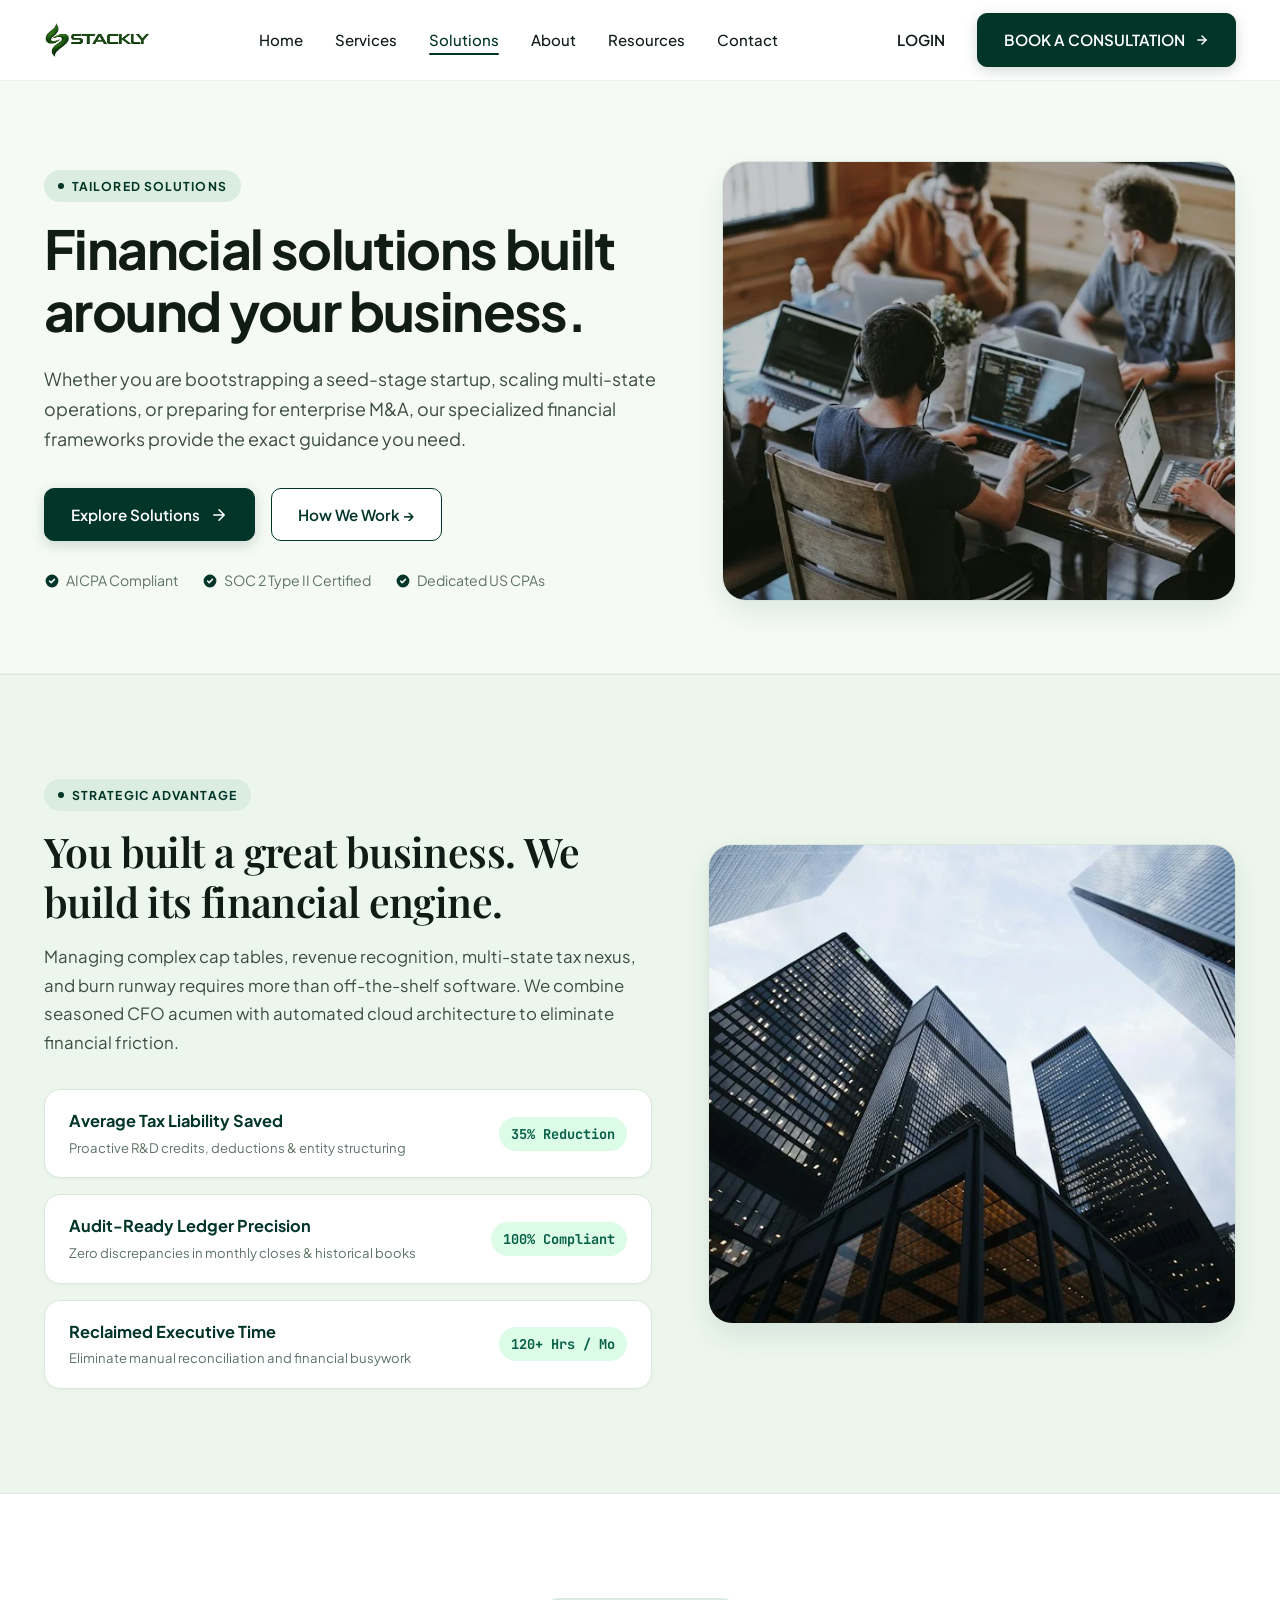
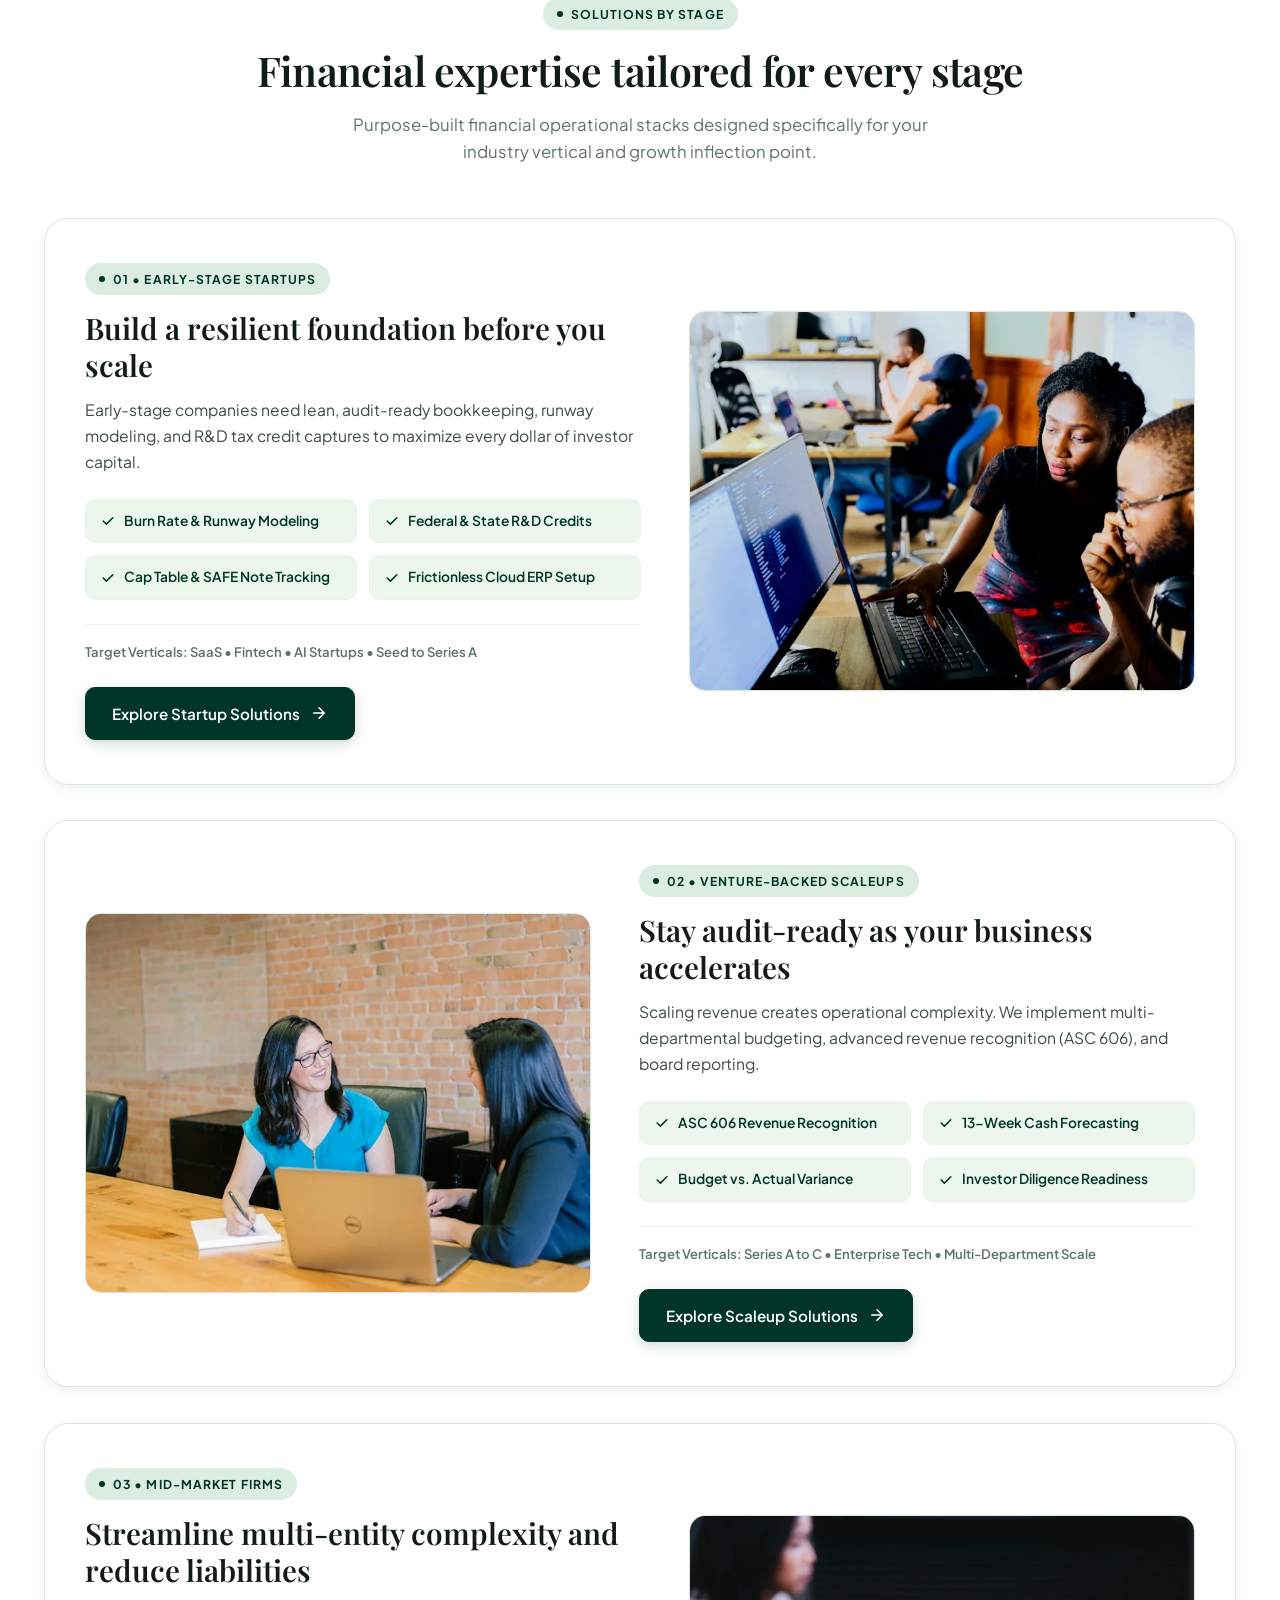
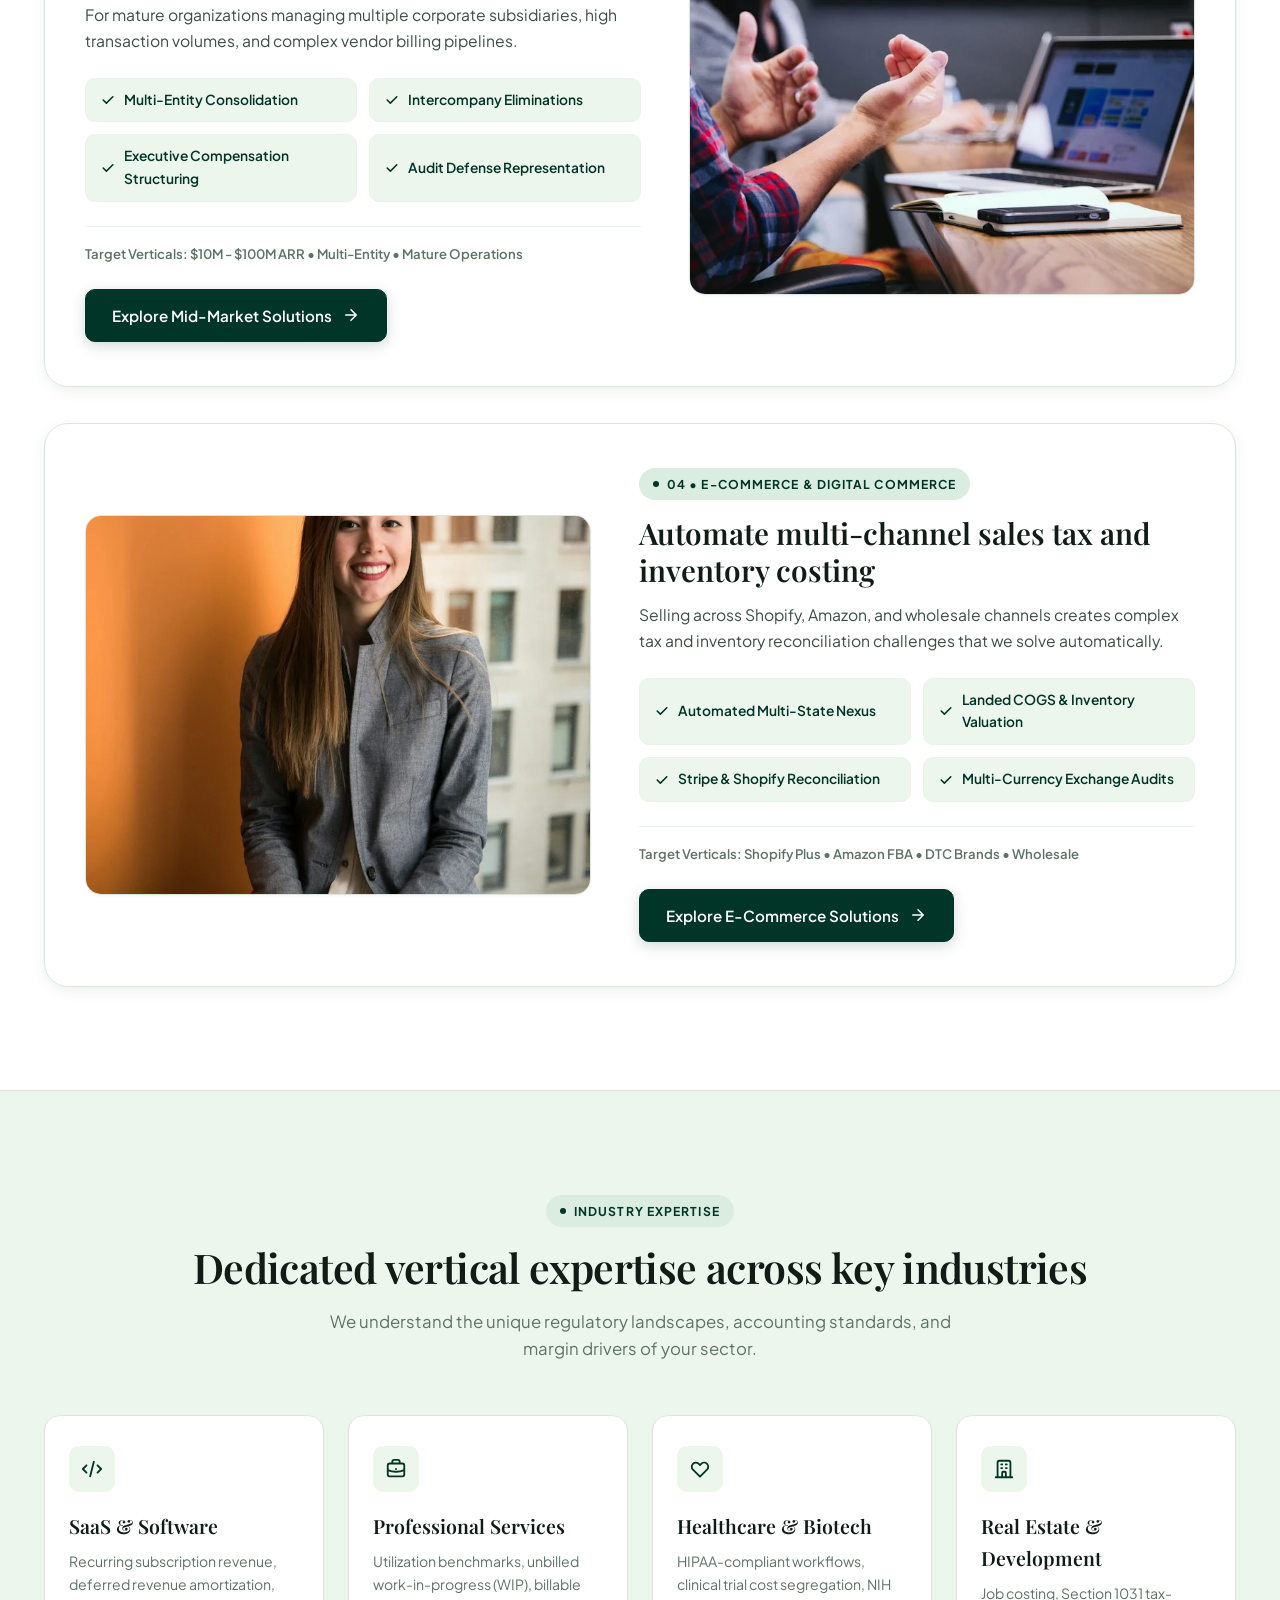
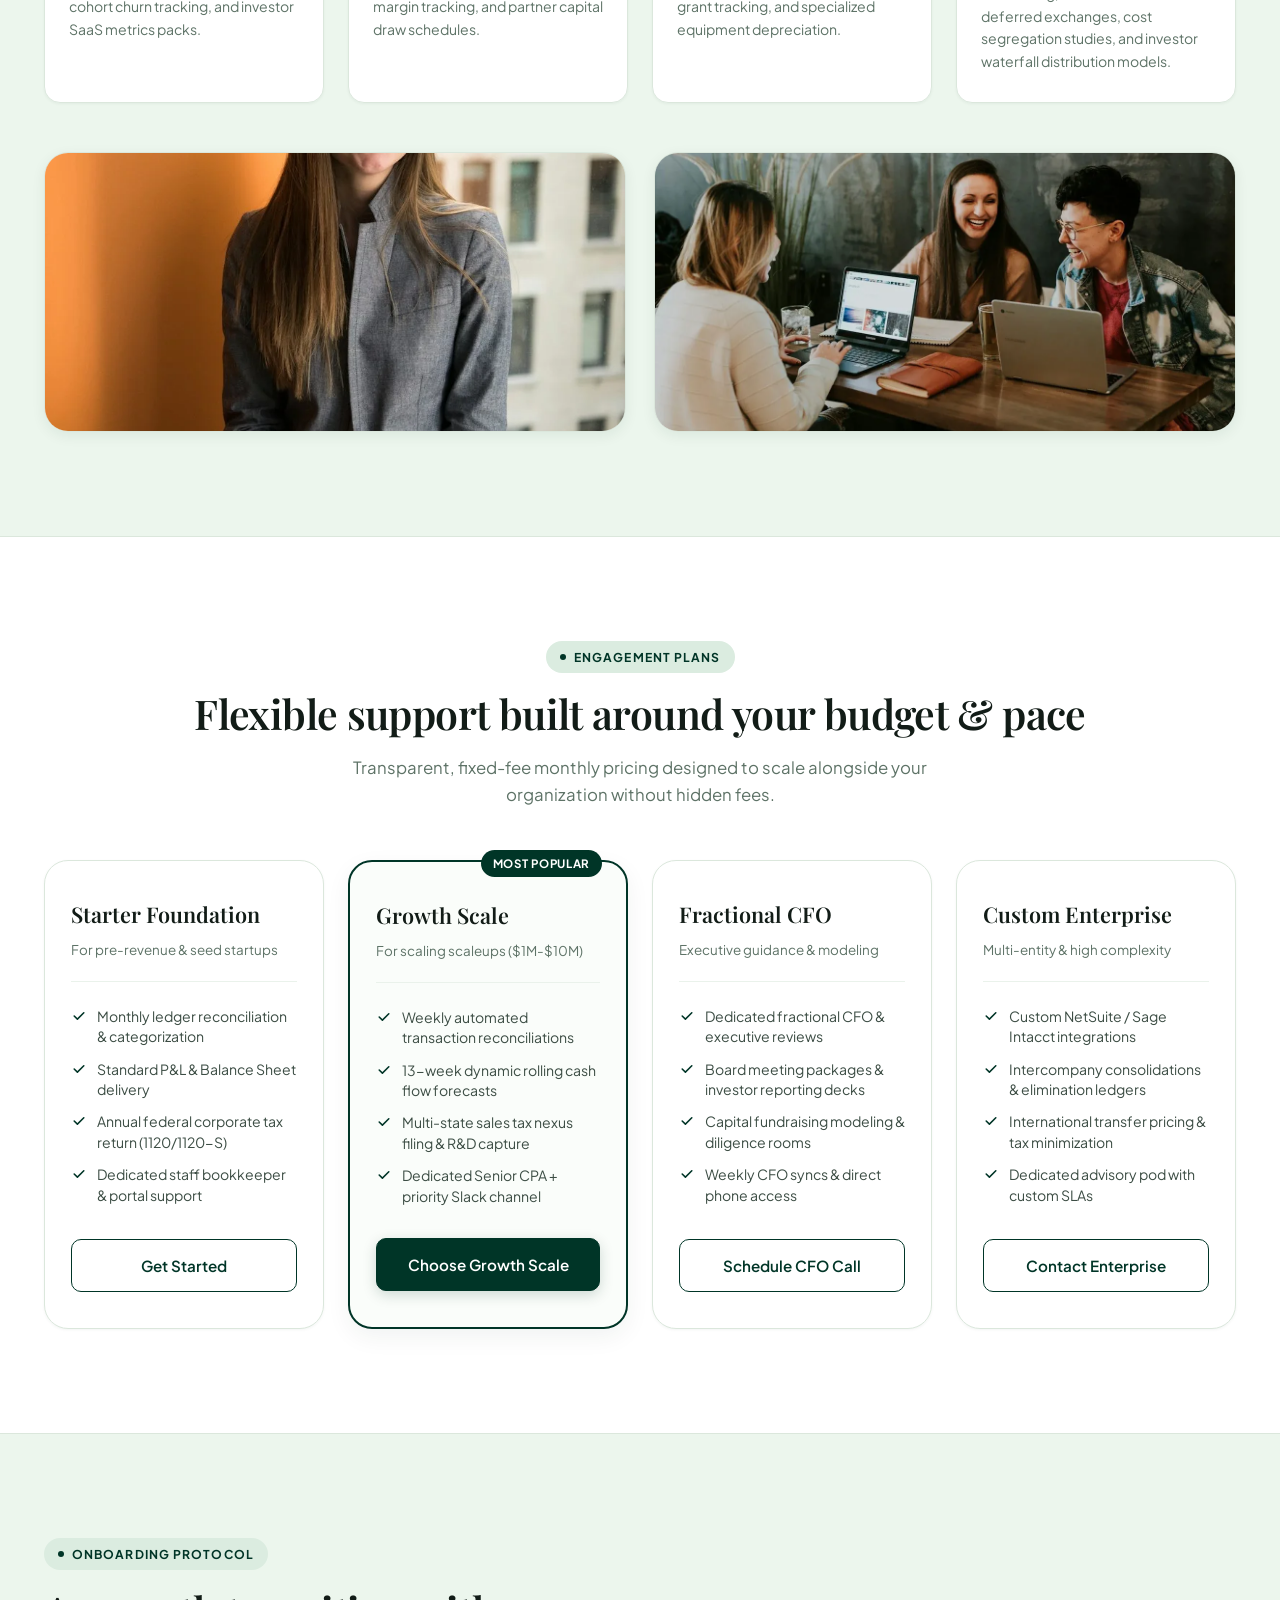
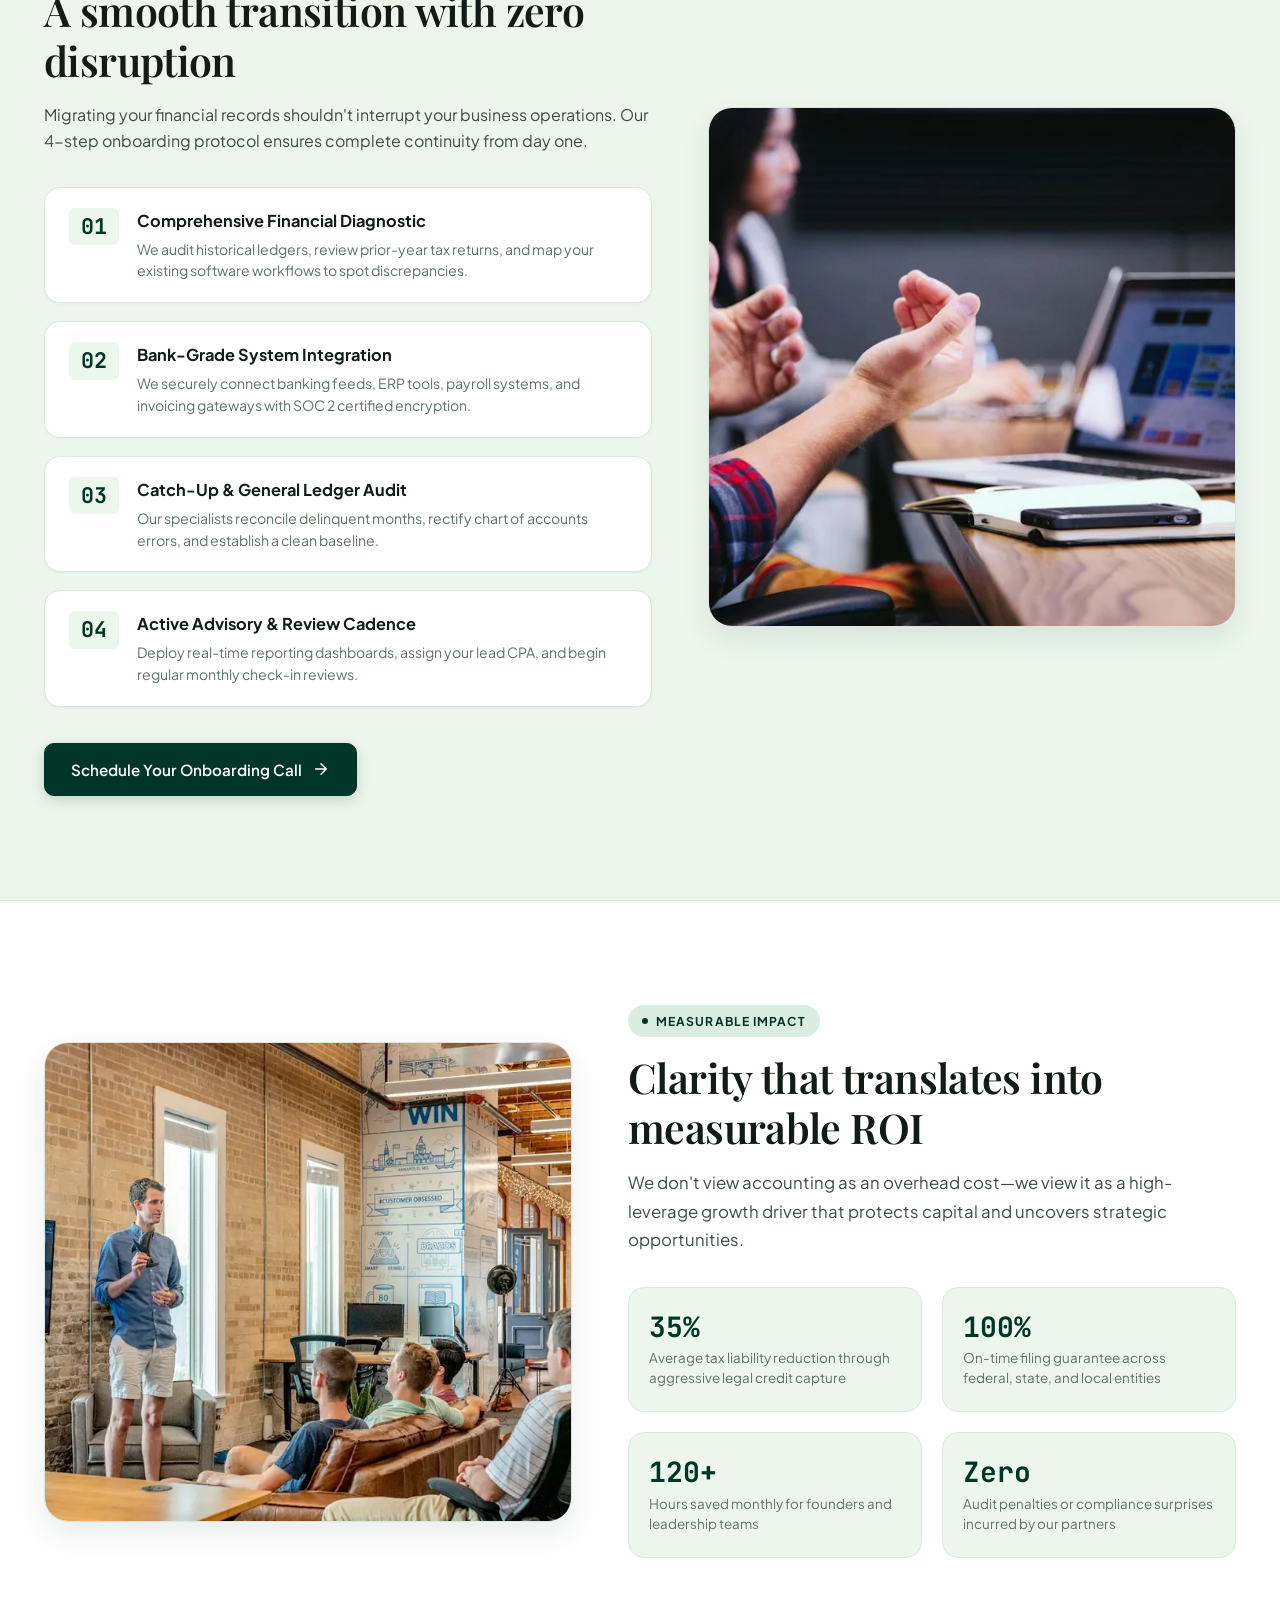
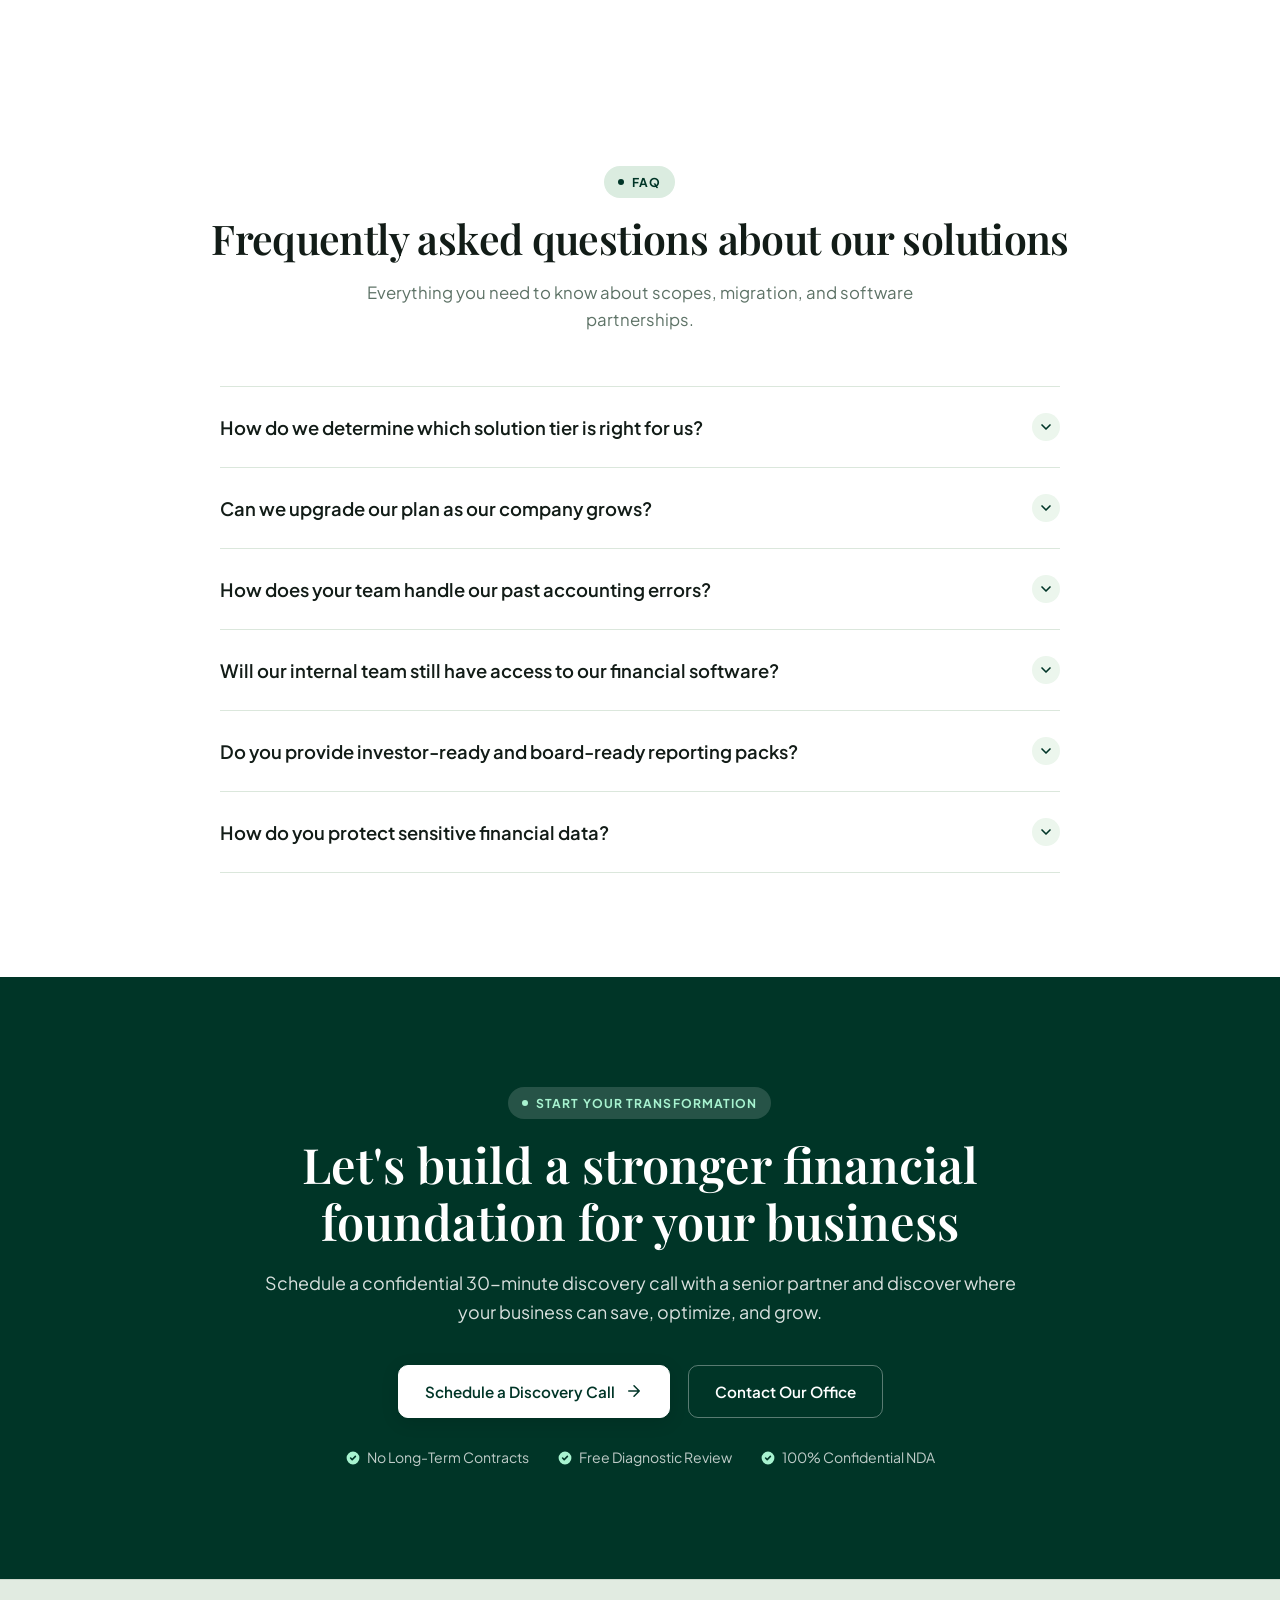
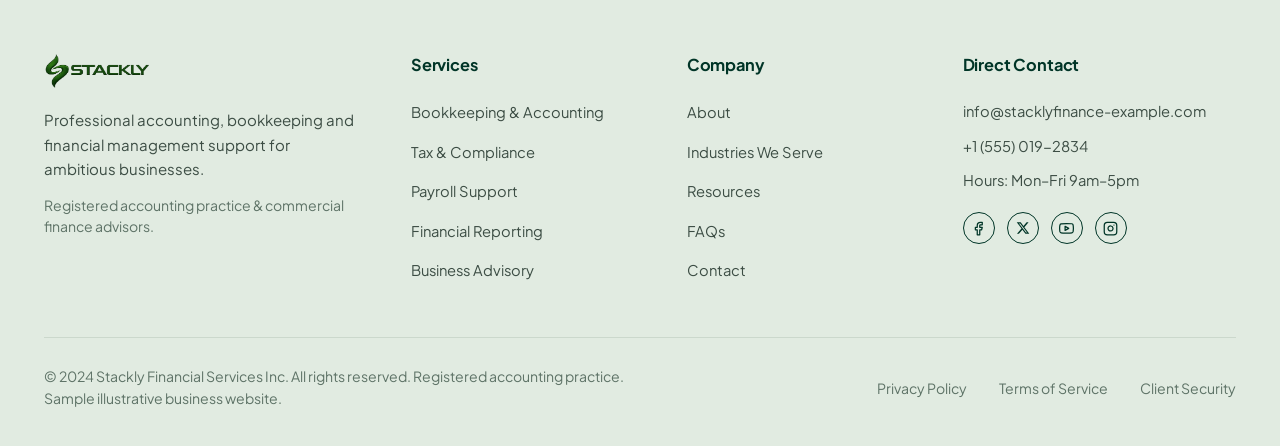
<file: solutions.html>
<!DOCTYPE html>
<html lang="en">
<head>
  <meta charset="UTF-8">
  <meta name="viewport" content="width=device-width, initial-scale=1.0">
  <title>Solutions — Stackly Accounting & Finance</title>
  <meta name="description" content="Purpose-built financial solutions for startups, high-growth scaleups, mid-market enterprises, and e-commerce brands.">
  <link rel="icon" type="image/webp" href="assets/logo.webp">

  <!-- Stylesheets -->
  <link rel="stylesheet" href="css/index.css">
  <link rel="stylesheet" href="css/solutions.css">
  <link rel="stylesheet" href="css/animation.css">
  <link rel="stylesheet" href="css/responsive.css">
</head>
<body>

    <!-- ==========================================================================
       Header & Navigation
       ========================================================================== -->
  <header class="site-header">
    <div class="container nav-container">
      <a href="index.html" class="brand-logo" aria-label="Stackly Home">
        <img src="assets/logo.webp" alt="Stackly" class="brand-logo-img" />
      </a>

      <nav class="site-nav" aria-label="Main Navigation">
        <ul class="nav-links">
          <li><a href="index.html" class="nav-link">Home</a></li>
          <li><a href="services.html" class="nav-link">Services</a></li>
          <li><a href="solutions.html" class="nav-link active">Solutions</a></li>
          <li><a href="about.html" class="nav-link">About</a></li>
          <li><a href="resources.html" class="nav-link">Resources</a></li>
          <li><a href="contact.html" class="nav-link">Contact</a></li>
          <li class="nav-actions-mobile">
            <a href="login.html" class="btn btn-secondary">Log In</a>
            <a href="consultation.html" class="btn btn-primary">Book a Consultation</a>
          </li>
        </ul>
      </nav>

      <div class="nav-actions">
        <a href="login.html" class="nav-login">LOGIN</a>
        <a href="consultation.html" class="btn btn-primary">
          <span>BOOK A CONSULTATION</span>
          <svg width="14" height="14" viewBox="0 0 24 24" fill="none" stroke="currentColor" stroke-width="2.5" stroke-linecap="round" stroke-linejoin="round">
            <line x1="5" y1="12" x2="19" y2="12"></line>
            <polyline points="12 5 19 12 12 19"></polyline>
          </svg>
        </a>
      </div>

      <button class="mobile-toggle" aria-label="Toggle navigation menu" aria-expanded="false">
        <svg width="24" height="24" fill="none" stroke="currentColor" stroke-width="2" viewBox="0 0 24 24">
          <path stroke-linecap="round" stroke-linejoin="round" d="M4 6h16M4 12h16M4 18h16"/>
        </svg>
      </button>
    </div>
  </header>

  <!-- ==========================================================================
       Hero Section (Solutions Page)
       ========================================================================== -->
  <section class="solutions-hero-section">
    <div class="container hero-grid">
      <div class="hero-content reveal">
        <div class="section-badge">Tailored Solutions</div>
        <h1 class="hero-title">Financial solutions built around your business.</h1>
        <p class="hero-description">
          Whether you are bootstrapping a seed-stage startup, scaling multi-state operations, or preparing for enterprise M&A, our specialized financial frameworks provide the exact guidance you need.
        </p>

        <div class="hero-actions">
          <a href="#stage-solutions" class="btn btn-primary">
            <span>Explore Solutions</span>
            <svg width="18" height="18" fill="none" stroke="currentColor" stroke-width="2" viewBox="0 0 24 24">
              <path stroke-linecap="round" stroke-linejoin="round" d="M5 12h14m-7-7l7 7-7 7"/>
            </svg>
          </a>
          <a href="#onboarding-process" class="btn btn-secondary">How We Work →</a>
        </div>

        <div class="hero-trust-notes">
          <span>
            <svg viewBox="0 0 20 20" fill="currentColor">
              <path fill-rule="evenodd" d="M10 18a8 8 0 100-16 8 8 0 000 16zm3.707-9.293a1 1 0 00-1.414-1.414L9 10.586 7.707 9.293a1 1 0 00-1.414 1.414l2 2a1 1 0 001.414 0l4-4z" clip-rule="evenodd" />
            </svg>
            AICPA Compliant
          </span>
          <span>
            <svg viewBox="0 0 20 20" fill="currentColor">
              <path fill-rule="evenodd" d="M10 18a8 8 0 100-16 8 8 0 000 16zm3.707-9.293a1 1 0 00-1.414-1.414L9 10.586 7.707 9.293a1 1 0 00-1.414 1.414l2 2a1 1 0 001.414 0l4-4z" clip-rule="evenodd" />
            </svg>
            SOC 2 Type II Certified
          </span>
          <span>
            <svg viewBox="0 0 20 20" fill="currentColor">
              <path fill-rule="evenodd" d="M10 18a8 8 0 100-16 8 8 0 000 16zm3.707-9.293a1 1 0 00-1.414-1.414L9 10.586 7.707 9.293a1 1 0 00-1.414 1.414l2 2a1 1 0 001.414 0l4-4z" clip-rule="evenodd" />
            </svg>
            Dedicated US CPAs
          </span>
        </div>
      </div>

      <div class="solutions-hero-image-wrap reveal reveal-delay-2">
        <img src="assets/solutions-hero.webp" alt="Stackly tailored advisory consultation with tech founders" class="solutions-hero-image" loading="lazy">
      </div>
    </div>
  </section>

  <!-- ==========================================================================
       Section: Strategic Advantage Split
       ========================================================================== -->
  <section class="strategic-advantage-section">
    <div class="container advantage-grid">
      <div class="advantage-content reveal">
        <div class="section-badge">Strategic Advantage</div>
        <h2 class="section-title">You built a great business. We build its financial engine.</h2>
        <p>
          Managing complex cap tables, revenue recognition, multi-state tax nexus, and burn runway requires more than off-the-shelf software. We combine seasoned CFO acumen with automated cloud architecture to eliminate financial friction.
        </p>

        <div class="advantage-stats-stack">
          <div class="advantage-stat-box">
            <div class="advantage-stat-left">
              <h4>Average Tax Liability Saved</h4>
              <p>Proactive R&D credits, deductions & entity structuring</p>
            </div>
            <div class="advantage-stat-badge">35% Reduction</div>
          </div>

          <div class="advantage-stat-box">
            <div class="advantage-stat-left">
              <h4>Audit-Ready Ledger Precision</h4>
              <p>Zero discrepancies in monthly closes & historical books</p>
            </div>
            <div class="advantage-stat-badge">100% Compliant</div>
          </div>

          <div class="advantage-stat-box">
            <div class="advantage-stat-left">
              <h4>Reclaimed Executive Time</h4>
              <p>Eliminate manual reconciliation and financial busywork</p>
            </div>
            <div class="advantage-stat-badge">120+ Hrs / Mo</div>
          </div>
        </div>
      </div>

      <div class="advantage-image-wrap reveal reveal-delay-2">
        <img src="assets/skyline-boardroom.webp" alt="Corporate boardroom overlooking modern city skyline" class="advantage-image" loading="lazy">
      </div>
    </div>
  </section>

  <!-- ==========================================================================
       Section: Solutions by Company Stage (4 Alternating Cards)
       ========================================================================== -->
  <section id="stage-solutions" class="stage-solutions-section">
    <div class="container">
      <div class="section-header text-center reveal">
        <div class="section-badge">Solutions by Stage</div>
        <h2 class="section-title">Financial expertise tailored for every stage</h2>
        <p class="section-subtitle">
          Purpose-built financial operational stacks designed specifically for your industry vertical and growth inflection point.
        </p>
      </div>

      <div class="stage-cards-stack">
        <!-- Stage 01: Startups -->
        <div class="stage-solution-card reveal">
          <div class="stage-card-grid">
            <div class="stage-card-body">
              <div class="section-badge">01 • Early-Stage Startups</div>
              <h3 class="stage-card-title">Build a resilient foundation before you scale</h3>
              <p class="stage-card-desc">
                Early-stage companies need lean, audit-ready bookkeeping, runway modeling, and R&D tax credit captures to maximize every dollar of investor capital.
              </p>

              <div class="stage-pills-grid">
                <div class="stage-pill-item">
                  <svg width="16" height="16" viewBox="0 0 20 20" fill="currentColor">
                    <path fill-rule="evenodd" d="M16.707 5.293a1 1 0 010 1.414l-8 8a1 1 0 01-1.414 0l-4-4a1 1 0 011.414-1.414L8 12.586l7.293-7.293a1 1 0 011.414 0z" clip-rule="evenodd"/>
                  </svg>
                  <span>Burn Rate & Runway Modeling</span>
                </div>
                <div class="stage-pill-item">
                  <svg width="16" height="16" viewBox="0 0 20 20" fill="currentColor">
                    <path fill-rule="evenodd" d="M16.707 5.293a1 1 0 010 1.414l-8 8a1 1 0 01-1.414 0l-4-4a1 1 0 011.414-1.414L8 12.586l7.293-7.293a1 1 0 011.414 0z" clip-rule="evenodd"/>
                  </svg>
                  <span>Federal & State R&D Credits</span>
                </div>
                <div class="stage-pill-item">
                  <svg width="16" height="16" viewBox="0 0 20 20" fill="currentColor">
                    <path fill-rule="evenodd" d="M16.707 5.293a1 1 0 010 1.414l-8 8a1 1 0 01-1.414 0l-4-4a1 1 0 011.414-1.414L8 12.586l7.293-7.293a1 1 0 011.414 0z" clip-rule="evenodd"/>
                  </svg>
                  <span>Cap Table & SAFE Note Tracking</span>
                </div>
                <div class="stage-pill-item">
                  <svg width="16" height="16" viewBox="0 0 20 20" fill="currentColor">
                    <path fill-rule="evenodd" d="M16.707 5.293a1 1 0 010 1.414l-8 8a1 1 0 01-1.414 0l-4-4a1 1 0 011.414-1.414L8 12.586l7.293-7.293a1 1 0 011.414 0z" clip-rule="evenodd"/>
                  </svg>
                  <span>Frictionless Cloud ERP Setup</span>
                </div>
              </div>

              <div class="stage-industry-tags">
                Target Verticals: SaaS • Fintech • AI Startups • Seed to Series A
              </div>

              <a href="contact.html" class="btn btn-primary">
                <span>Explore Startup Solutions</span>
                <svg width="18" height="18" fill="none" stroke="currentColor" stroke-width="2" viewBox="0 0 24 24">
                  <path stroke-linecap="round" stroke-linejoin="round" d="M5 12h14m-7-7l7 7-7 7"/>
                </svg>
              </a>
            </div>

            <div class="stage-card-image-wrap">
              <img src="assets/startup-founders.webp" alt="Startup founders planning company finances" class="stage-card-image" loading="lazy">
            </div>
          </div>
        </div>

        <!-- Stage 02: Venture-Backed Scaleups (Reversed) -->
        <div class="stage-solution-card reveal">
          <div class="stage-card-grid reverse">
            <div class="stage-card-image-wrap">
              <img src="assets/consulting-pair.webp" alt="Scaleup executives analyzing financial modeling" class="stage-card-image" loading="lazy">
            </div>

            <div class="stage-card-body">
              <div class="section-badge">02 • Venture-Backed Scaleups</div>
              <h3 class="stage-card-title">Stay audit-ready as your business accelerates</h3>
              <p class="stage-card-desc">
                Scaling revenue creates operational complexity. We implement multi-departmental budgeting, advanced revenue recognition (ASC 606), and board reporting.
              </p>

              <div class="stage-pills-grid">
                <div class="stage-pill-item">
                  <svg width="16" height="16" viewBox="0 0 20 20" fill="currentColor">
                    <path fill-rule="evenodd" d="M16.707 5.293a1 1 0 010 1.414l-8 8a1 1 0 01-1.414 0l-4-4a1 1 0 011.414-1.414L8 12.586l7.293-7.293a1 1 0 011.414 0z" clip-rule="evenodd"/>
                  </svg>
                  <span>ASC 606 Revenue Recognition</span>
                </div>
                <div class="stage-pill-item">
                  <svg width="16" height="16" viewBox="0 0 20 20" fill="currentColor">
                    <path fill-rule="evenodd" d="M16.707 5.293a1 1 0 010 1.414l-8 8a1 1 0 01-1.414 0l-4-4a1 1 0 011.414-1.414L8 12.586l7.293-7.293a1 1 0 011.414 0z" clip-rule="evenodd"/>
                  </svg>
                  <span>13-Week Cash Forecasting</span>
                </div>
                <div class="stage-pill-item">
                  <svg width="16" height="16" viewBox="0 0 20 20" fill="currentColor">
                    <path fill-rule="evenodd" d="M16.707 5.293a1 1 0 010 1.414l-8 8a1 1 0 01-1.414 0l-4-4a1 1 0 011.414-1.414L8 12.586l7.293-7.293a1 1 0 011.414 0z" clip-rule="evenodd"/>
                  </svg>
                  <span>Budget vs. Actual Variance</span>
                </div>
                <div class="stage-pill-item">
                  <svg width="16" height="16" viewBox="0 0 20 20" fill="currentColor">
                    <path fill-rule="evenodd" d="M16.707 5.293a1 1 0 010 1.414l-8 8a1 1 0 01-1.414 0l-4-4a1 1 0 011.414-1.414L8 12.586l7.293-7.293a1 1 0 011.414 0z" clip-rule="evenodd"/>
                  </svg>
                  <span>Investor Diligence Readiness</span>
                </div>
              </div>

              <div class="stage-industry-tags">
                Target Verticals: Series A to C • Enterprise Tech • Multi-Department Scale
              </div>

              <a href="contact.html" class="btn btn-primary">
                <span>Explore Scaleup Solutions</span>
                <svg width="18" height="18" fill="none" stroke="currentColor" stroke-width="2" viewBox="0 0 24 24">
                  <path stroke-linecap="round" stroke-linejoin="round" d="M5 12h14m-7-7l7 7-7 7"/>
                </svg>
              </a>
            </div>
          </div>
        </div>

        <!-- Stage 03: Mid-Market Firms -->
        <div class="stage-solution-card reveal">
          <div class="stage-card-grid">
            <div class="stage-card-body">
              <div class="section-badge">03 • Mid-Market Firms</div>
              <h3 class="stage-card-title">Streamline multi-entity complexity and reduce liabilities</h3>
              <p class="stage-card-desc">
                For mature organizations managing multiple corporate subsidiaries, high transaction volumes, and complex vendor billing pipelines.
              </p>

              <div class="stage-pills-grid">
                <div class="stage-pill-item">
                  <svg width="16" height="16" viewBox="0 0 20 20" fill="currentColor">
                    <path fill-rule="evenodd" d="M16.707 5.293a1 1 0 010 1.414l-8 8a1 1 0 01-1.414 0l-4-4a1 1 0 011.414-1.414L8 12.586l7.293-7.293a1 1 0 011.414 0z" clip-rule="evenodd"/>
                  </svg>
                  <span>Multi-Entity Consolidation</span>
                </div>
                <div class="stage-pill-item">
                  <svg width="16" height="16" viewBox="0 0 20 20" fill="currentColor">
                    <path fill-rule="evenodd" d="M16.707 5.293a1 1 0 010 1.414l-8 8a1 1 0 01-1.414 0l-4-4a1 1 0 011.414-1.414L8 12.586l7.293-7.293a1 1 0 011.414 0z" clip-rule="evenodd"/>
                  </svg>
                  <span>Intercompany Eliminations</span>
                </div>
                <div class="stage-pill-item">
                  <svg width="16" height="16" viewBox="0 0 20 20" fill="currentColor">
                    <path fill-rule="evenodd" d="M16.707 5.293a1 1 0 010 1.414l-8 8a1 1 0 01-1.414 0l-4-4a1 1 0 011.414-1.414L8 12.586l7.293-7.293a1 1 0 011.414 0z" clip-rule="evenodd"/>
                  </svg>
                  <span>Executive Compensation Structuring</span>
                </div>
                <div class="stage-pill-item">
                  <svg width="16" height="16" viewBox="0 0 20 20" fill="currentColor">
                    <path fill-rule="evenodd" d="M16.707 5.293a1 1 0 010 1.414l-8 8a1 1 0 01-1.414 0l-4-4a1 1 0 011.414-1.414L8 12.586l7.293-7.293a1 1 0 011.414 0z" clip-rule="evenodd"/>
                  </svg>
                  <span>Audit Defense Representation</span>
                </div>
              </div>

              <div class="stage-industry-tags">
                Target Verticals: $10M - $100M ARR • Multi-Entity • Mature Operations
              </div>

              <a href="contact.html" class="btn btn-primary">
                <span>Explore Mid-Market Solutions</span>
                <svg width="18" height="18" fill="none" stroke="currentColor" stroke-width="2" viewBox="0 0 24 24">
                  <path stroke-linecap="round" stroke-linejoin="round" d="M5 12h14m-7-7l7 7-7 7"/>
                </svg>
              </a>
            </div>

            <div class="stage-card-image-wrap">
              <img src="assets/midmarket-meeting.webp" alt="Mid-market leadership team reviewing financial governance" class="stage-card-image" loading="lazy">
            </div>
          </div>
        </div>

        <!-- Stage 04: E-Commerce & Retail (Reversed) -->
        <div class="stage-solution-card reveal">
          <div class="stage-card-grid reverse">
            <div class="stage-card-image-wrap">
              <img src="assets/ecommerce-consult.webp" alt="E-commerce founders optimizing inventory and sales tax" class="stage-card-image" loading="lazy">
            </div>

            <div class="stage-card-body">
              <div class="section-badge">04 • E-Commerce & Digital Commerce</div>
              <h3 class="stage-card-title">Automate multi-channel sales tax and inventory costing</h3>
              <p class="stage-card-desc">
                Selling across Shopify, Amazon, and wholesale channels creates complex tax and inventory reconciliation challenges that we solve automatically.
              </p>

              <div class="stage-pills-grid">
                <div class="stage-pill-item">
                  <svg width="16" height="16" viewBox="0 0 20 20" fill="currentColor">
                    <path fill-rule="evenodd" d="M16.707 5.293a1 1 0 010 1.414l-8 8a1 1 0 01-1.414 0l-4-4a1 1 0 011.414-1.414L8 12.586l7.293-7.293a1 1 0 011.414 0z" clip-rule="evenodd"/>
                  </svg>
                  <span>Automated Multi-State Nexus</span>
                </div>
                <div class="stage-pill-item">
                  <svg width="16" height="16" viewBox="0 0 20 20" fill="currentColor">
                    <path fill-rule="evenodd" d="M16.707 5.293a1 1 0 010 1.414l-8 8a1 1 0 01-1.414 0l-4-4a1 1 0 011.414-1.414L8 12.586l7.293-7.293a1 1 0 011.414 0z" clip-rule="evenodd"/>
                  </svg>
                  <span>Landed COGS & Inventory Valuation</span>
                </div>
                <div class="stage-pill-item">
                  <svg width="16" height="16" viewBox="0 0 20 20" fill="currentColor">
                    <path fill-rule="evenodd" d="M16.707 5.293a1 1 0 010 1.414l-8 8a1 1 0 01-1.414 0l-4-4a1 1 0 011.414-1.414L8 12.586l7.293-7.293a1 1 0 011.414 0z" clip-rule="evenodd"/>
                  </svg>
                  <span>Stripe & Shopify Reconciliation</span>
                </div>
                <div class="stage-pill-item">
                  <svg width="16" height="16" viewBox="0 0 20 20" fill="currentColor">
                    <path fill-rule="evenodd" d="M16.707 5.293a1 1 0 010 1.414l-8 8a1 1 0 01-1.414 0l-4-4a1 1 0 011.414-1.414L8 12.586l7.293-7.293a1 1 0 011.414 0z" clip-rule="evenodd"/>
                  </svg>
                  <span>Multi-Currency Exchange Audits</span>
                </div>
              </div>

              <div class="stage-industry-tags">
                Target Verticals: Shopify Plus • Amazon FBA • DTC Brands • Wholesale
              </div>

              <a href="contact.html" class="btn btn-primary">
                <span>Explore E-Commerce Solutions</span>
                <svg width="18" height="18" fill="none" stroke="currentColor" stroke-width="2" viewBox="0 0 24 24">
                  <path stroke-linecap="round" stroke-linejoin="round" d="M5 12h14m-7-7l7 7-7 7"/>
                </svg>
              </a>
            </div>
          </div>
        </div>
      </div>
    </div>
  </section>

  <!-- ==========================================================================
       Section: Dedicated Vertical Playbooks (4 Cards + 2 Photos)
       ========================================================================== -->
  <section class="industry-playbooks-section">
    <div class="container">
      <div class="section-header text-center reveal">
        <div class="section-badge">Industry Expertise</div>
        <h2 class="section-title">Dedicated vertical expertise across key industries</h2>
        <p class="section-subtitle">
          We understand the unique regulatory landscapes, accounting standards, and margin drivers of your sector.
        </p>
      </div>

      <div class="industry-cards-grid">
        <div class="industry-card reveal">
          <div class="industry-card-icon">
            <svg width="22" height="22" fill="none" stroke="currentColor" stroke-width="2" viewBox="0 0 24 24">
              <path stroke-linecap="round" stroke-linejoin="round" d="M10 20l4-16m4 4l4 4-4 4M6 16l-4-4 4-4"/>
            </svg>
          </div>
          <h3 class="industry-card-title">SaaS & Software</h3>
          <p class="industry-card-text">
            Recurring subscription revenue, deferred revenue amortization, cohort churn tracking, and investor SaaS metrics packs.
          </p>
        </div>

        <div class="industry-card reveal reveal-delay-1">
          <div class="industry-card-icon">
            <svg width="22" height="22" fill="none" stroke="currentColor" stroke-width="2" viewBox="0 0 24 24">
              <path stroke-linecap="round" stroke-linejoin="round" d="M21 13.255A23.931 23.931 0 0112 15c-3.183 0-6.22-.62-9-1.745M16 6V4a2 2 0 00-2-2h-4a2 2 0 00-2 2v2m4 6h.01M5 20h14a2 2 0 002-2V8a2 2 0 00-2-2H5a2 2 0 00-2 2v10a2 2 0 002 2z"/>
            </svg>
          </div>
          <h3 class="industry-card-title">Professional Services</h3>
          <p class="industry-card-text">
            Utilization benchmarks, unbilled work-in-progress (WIP), billable margin tracking, and partner capital draw schedules.
          </p>
        </div>

        <div class="industry-card reveal reveal-delay-2">
          <div class="industry-card-icon">
            <svg width="22" height="22" fill="none" stroke="currentColor" stroke-width="2" viewBox="0 0 24 24">
              <path stroke-linecap="round" stroke-linejoin="round" d="M4.318 6.318a4.5 4.5 0 000 6.364L12 20.364l7.682-7.682a4.5 4.5 0 00-6.364-6.364L12 7.636l-1.318-1.318a4.5 4.5 0 00-6.364 0z"/>
            </svg>
          </div>
          <h3 class="industry-card-title">Healthcare & Biotech</h3>
          <p class="industry-card-text">
            HIPAA-compliant workflows, clinical trial cost segregation, NIH grant tracking, and specialized equipment depreciation.
          </p>
        </div>

        <div class="industry-card reveal reveal-delay-3">
          <div class="industry-card-icon">
            <svg width="22" height="22" fill="none" stroke="currentColor" stroke-width="2" viewBox="0 0 24 24">
              <path stroke-linecap="round" stroke-linejoin="round" d="M19 21V5a2 2 0 00-2-2H7a2 2 0 00-2 2v16m14 0h2m-2 0h-5m-9 0H3m2 0h5M9 7h1m-1 4h1m4-4h1m-1 4h1m-5 10v-5a1 1 0 011-1h2a1 1 0 011 1v5m-4 0h4"/>
            </svg>
          </div>
          <h3 class="industry-card-title">Real Estate & Development</h3>
          <p class="industry-card-text">
            Job costing, Section 1031 tax-deferred exchanges, cost segregation studies, and investor waterfall distribution models.
          </p>
        </div>
      </div>

      <!-- Playbook Team Photos -->
      <div class="playbooks-photos-row reveal">
        <img src="assets/advisor-support.webp" alt="Senior industry CPA advising enterprise client" class="playbook-photo" loading="lazy">
        <img src="assets/team-group.webp" alt="Stackly specialized vertical advisory team" class="playbook-photo" loading="lazy">
      </div>
    </div>
  </section>

  <!-- ==========================================================================
       Section: Flexible Engagement Plans (4 Cards)
       ========================================================================== -->
  <section class="plans-pricing-section">
    <div class="container">
      <div class="section-header text-center reveal">
        <div class="section-badge">Engagement Plans</div>
        <h2 class="section-title">Flexible support built around your budget & pace</h2>
        <p class="section-subtitle">
          Transparent, fixed-fee monthly pricing designed to scale alongside your organization without hidden fees.
        </p>
      </div>

      <div class="plans-grid">
        <!-- Plan 1 -->
        <div class="plan-card reveal">
          <div class="plan-header">
            <h3 class="plan-title">Starter Foundation</h3>
            <p class="plan-tagline">For pre-revenue & seed startups</p>
          </div>
          <ul class="plan-features-list">
            <li class="plan-feature-item">
              <svg viewBox="0 0 20 20" fill="currentColor">
                <path fill-rule="evenodd" d="M16.707 5.293a1 1 0 010 1.414l-8 8a1 1 0 01-1.414 0l-4-4a1 1 0 011.414-1.414L8 12.586l7.293-7.293a1 1 0 011.414 0z" clip-rule="evenodd"/>
              </svg>
              <span>Monthly ledger reconciliation & categorization</span>
            </li>
            <li class="plan-feature-item">
              <svg viewBox="0 0 20 20" fill="currentColor">
                <path fill-rule="evenodd" d="M16.707 5.293a1 1 0 010 1.414l-8 8a1 1 0 01-1.414 0l-4-4a1 1 0 011.414-1.414L8 12.586l7.293-7.293a1 1 0 011.414 0z" clip-rule="evenodd"/>
              </svg>
              <span>Standard P&L & Balance Sheet delivery</span>
            </li>
            <li class="plan-feature-item">
              <svg viewBox="0 0 20 20" fill="currentColor">
                <path fill-rule="evenodd" d="M16.707 5.293a1 1 0 010 1.414l-8 8a1 1 0 01-1.414 0l-4-4a1 1 0 011.414-1.414L8 12.586l7.293-7.293a1 1 0 011.414 0z" clip-rule="evenodd"/>
              </svg>
              <span>Annual federal corporate tax return (1120/1120-S)</span>
            </li>
            <li class="plan-feature-item">
              <svg viewBox="0 0 20 20" fill="currentColor">
                <path fill-rule="evenodd" d="M16.707 5.293a1 1 0 010 1.414l-8 8a1 1 0 01-1.414 0l-4-4a1 1 0 011.414-1.414L8 12.586l7.293-7.293a1 1 0 011.414 0z" clip-rule="evenodd"/>
              </svg>
              <span>Dedicated staff bookkeeper & portal support</span>
            </li>
          </ul>
          <div class="plan-footer">
            <a href="contact.html" class="btn btn-secondary">Get Started</a>
          </div>
        </div>

        <!-- Plan 2 (Highlighted) -->
        <div class="plan-card highlighted reveal reveal-delay-1">
          <div class="plan-badge-top">Most Popular</div>
          <div class="plan-header">
            <h3 class="plan-title">Growth Scale</h3>
            <p class="plan-tagline">For scaling scaleups ($1M-$10M)</p>
          </div>
          <ul class="plan-features-list">
            <li class="plan-feature-item">
              <svg viewBox="0 0 20 20" fill="currentColor">
                <path fill-rule="evenodd" d="M16.707 5.293a1 1 0 010 1.414l-8 8a1 1 0 01-1.414 0l-4-4a1 1 0 011.414-1.414L8 12.586l7.293-7.293a1 1 0 011.414 0z" clip-rule="evenodd"/>
              </svg>
              <span>Weekly automated transaction reconciliations</span>
            </li>
            <li class="plan-feature-item">
              <svg viewBox="0 0 20 20" fill="currentColor">
                <path fill-rule="evenodd" d="M16.707 5.293a1 1 0 010 1.414l-8 8a1 1 0 01-1.414 0l-4-4a1 1 0 011.414-1.414L8 12.586l7.293-7.293a1 1 0 011.414 0z" clip-rule="evenodd"/>
              </svg>
              <span>13-week dynamic rolling cash flow forecasts</span>
            </li>
            <li class="plan-feature-item">
              <svg viewBox="0 0 20 20" fill="currentColor">
                <path fill-rule="evenodd" d="M16.707 5.293a1 1 0 010 1.414l-8 8a1 1 0 01-1.414 0l-4-4a1 1 0 011.414-1.414L8 12.586l7.293-7.293a1 1 0 011.414 0z" clip-rule="evenodd"/>
              </svg>
              <span>Multi-state sales tax nexus filing & R&D capture</span>
            </li>
            <li class="plan-feature-item">
              <svg viewBox="0 0 20 20" fill="currentColor">
                <path fill-rule="evenodd" d="M16.707 5.293a1 1 0 010 1.414l-8 8a1 1 0 01-1.414 0l-4-4a1 1 0 011.414-1.414L8 12.586l7.293-7.293a1 1 0 011.414 0z" clip-rule="evenodd"/>
              </svg>
              <span>Dedicated Senior CPA + priority Slack channel</span>
            </li>
          </ul>
          <div class="plan-footer">
            <a href="contact.html" class="btn btn-primary">Choose Growth Scale</a>
          </div>
        </div>

        <!-- Plan 3 -->
        <div class="plan-card reveal reveal-delay-2">
          <div class="plan-header">
            <h3 class="plan-title">Fractional CFO</h3>
            <p class="plan-tagline">Executive guidance & modeling</p>
          </div>
          <ul class="plan-features-list">
            <li class="plan-feature-item">
              <svg viewBox="0 0 20 20" fill="currentColor">
                <path fill-rule="evenodd" d="M16.707 5.293a1 1 0 010 1.414l-8 8a1 1 0 01-1.414 0l-4-4a1 1 0 011.414-1.414L8 12.586l7.293-7.293a1 1 0 011.414 0z" clip-rule="evenodd"/>
              </svg>
              <span>Dedicated fractional CFO & executive reviews</span>
            </li>
            <li class="plan-feature-item">
              <svg viewBox="0 0 20 20" fill="currentColor">
                <path fill-rule="evenodd" d="M16.707 5.293a1 1 0 010 1.414l-8 8a1 1 0 01-1.414 0l-4-4a1 1 0 011.414-1.414L8 12.586l7.293-7.293a1 1 0 011.414 0z" clip-rule="evenodd"/>
              </svg>
              <span>Board meeting packages & investor reporting decks</span>
            </li>
            <li class="plan-feature-item">
              <svg viewBox="0 0 20 20" fill="currentColor">
                <path fill-rule="evenodd" d="M16.707 5.293a1 1 0 010 1.414l-8 8a1 1 0 01-1.414 0l-4-4a1 1 0 011.414-1.414L8 12.586l7.293-7.293a1 1 0 011.414 0z" clip-rule="evenodd"/>
              </svg>
              <span>Capital fundraising modeling & diligence rooms</span>
            </li>
            <li class="plan-feature-item">
              <svg viewBox="0 0 20 20" fill="currentColor">
                <path fill-rule="evenodd" d="M16.707 5.293a1 1 0 010 1.414l-8 8a1 1 0 01-1.414 0l-4-4a1 1 0 011.414-1.414L8 12.586l7.293-7.293a1 1 0 011.414 0z" clip-rule="evenodd"/>
              </svg>
              <span>Weekly CFO syncs & direct phone access</span>
            </li>
          </ul>
          <div class="plan-footer">
            <a href="contact.html" class="btn btn-secondary">Schedule CFO Call</a>
          </div>
        </div>

        <!-- Plan 4 -->
        <div class="plan-card reveal reveal-delay-3">
          <div class="plan-header">
            <h3 class="plan-title">Custom Enterprise</h3>
            <p class="plan-tagline">Multi-entity & high complexity</p>
          </div>
          <ul class="plan-features-list">
            <li class="plan-feature-item">
              <svg viewBox="0 0 20 20" fill="currentColor">
                <path fill-rule="evenodd" d="M16.707 5.293a1 1 0 010 1.414l-8 8a1 1 0 01-1.414 0l-4-4a1 1 0 011.414-1.414L8 12.586l7.293-7.293a1 1 0 011.414 0z" clip-rule="evenodd"/>
              </svg>
              <span>Custom NetSuite / Sage Intacct integrations</span>
            </li>
            <li class="plan-feature-item">
              <svg viewBox="0 0 20 20" fill="currentColor">
                <path fill-rule="evenodd" d="M16.707 5.293a1 1 0 010 1.414l-8 8a1 1 0 01-1.414 0l-4-4a1 1 0 011.414-1.414L8 12.586l7.293-7.293a1 1 0 011.414 0z" clip-rule="evenodd"/>
              </svg>
              <span>Intercompany consolidations & elimination ledgers</span>
            </li>
            <li class="plan-feature-item">
              <svg viewBox="0 0 20 20" fill="currentColor">
                <path fill-rule="evenodd" d="M16.707 5.293a1 1 0 010 1.414l-8 8a1 1 0 01-1.414 0l-4-4a1 1 0 011.414-1.414L8 12.586l7.293-7.293a1 1 0 011.414 0z" clip-rule="evenodd"/>
              </svg>
              <span>International transfer pricing & tax minimization</span>
            </li>
            <li class="plan-feature-item">
              <svg viewBox="0 0 20 20" fill="currentColor">
                <path fill-rule="evenodd" d="M16.707 5.293a1 1 0 010 1.414l-8 8a1 1 0 01-1.414 0l-4-4a1 1 0 011.414-1.414L8 12.586l7.293-7.293a1 1 0 011.414 0z" clip-rule="evenodd"/>
              </svg>
              <span>Dedicated advisory pod with custom SLAs</span>
            </li>
          </ul>
          <div class="plan-footer">
            <a href="contact.html" class="btn btn-secondary">Contact Enterprise</a>
          </div>
        </div>
      </div>
    </div>
  </section>

  <!-- ==========================================================================
       Section: Implementation Process (Onboarding)
       ========================================================================== -->
  <section id="onboarding-process" class="onboarding-section">
    <div class="container onboarding-grid">
      <div class="onboarding-content reveal">
        <div class="section-badge">Onboarding Protocol</div>
        <h2 class="section-title">A smooth transition with zero disruption</h2>
        <p>
          Migrating your financial records shouldn't interrupt your business operations. Our 4-step onboarding protocol ensures complete continuity from day one.
        </p>

        <div class="onboarding-steps-list">
          <div class="onboarding-step-box">
            <div class="onboarding-step-num">01</div>
            <div class="onboarding-step-info">
              <h4>Comprehensive Financial Diagnostic</h4>
              <p>We audit historical ledgers, review prior-year tax returns, and map your existing software workflows to spot discrepancies.</p>
            </div>
          </div>

          <div class="onboarding-step-box">
            <div class="onboarding-step-num">02</div>
            <div class="onboarding-step-info">
              <h4>Bank-Grade System Integration</h4>
              <p>We securely connect banking feeds, ERP tools, payroll systems, and invoicing gateways with SOC 2 certified encryption.</p>
            </div>
          </div>

          <div class="onboarding-step-box">
            <div class="onboarding-step-num">03</div>
            <div class="onboarding-step-info">
              <h4>Catch-Up & General Ledger Audit</h4>
              <p>Our specialists reconcile delinquent months, rectify chart of accounts errors, and establish a clean baseline.</p>
            </div>
          </div>

          <div class="onboarding-step-box">
            <div class="onboarding-step-num">04</div>
            <div class="onboarding-step-info">
              <h4>Active Advisory & Review Cadence</h4>
              <p>Deploy real-time reporting dashboards, assign your lead CPA, and begin regular monthly check-in reviews.</p>
            </div>
          </div>
        </div>

        <a href="contact.html" class="btn btn-primary">
          <span>Schedule Your Onboarding Call</span>
          <svg width="18" height="18" fill="none" stroke="currentColor" stroke-width="2" viewBox="0 0 24 24">
            <path stroke-linecap="round" stroke-linejoin="round" d="M5 12h14m-7-7l7 7-7 7"/>
          </svg>
        </a>
      </div>

      <div class="onboarding-image-wrap reveal reveal-delay-2">
        <img src="assets/office-presentation.webp" alt="Stackly onboarding specialist walking team through financial workflows" class="onboarding-image" loading="lazy">
      </div>
    </div>
  </section>

  <!-- ==========================================================================
       Section: Measurable Impact & Outcomes
       ========================================================================== -->
  <section class="impact-outcomes-section">
    <div class="container impact-outcomes-grid">
      <div class="impact-image-wrap reveal">
        <img src="assets/executive-team.webp" alt="Executive team celebrating successful financial audit" class="impact-main-image" loading="lazy">
      </div>

      <div class="impact-content reveal reveal-delay-2">
        <div class="section-badge">Measurable Impact</div>
        <h2 class="section-title">Clarity that translates into measurable ROI</h2>
        <p>
          We don't view accounting as an overhead cost—we view it as a high-leverage growth driver that protects capital and uncovers strategic opportunities.
        </p>

        <div class="roi-metrics-grid">
          <div class="roi-metric-tile">
            <div class="roi-metric-val">35%</div>
            <div class="roi-metric-label">Average tax liability reduction through aggressive legal credit capture</div>
          </div>

          <div class="roi-metric-tile">
            <div class="roi-metric-val">100%</div>
            <div class="roi-metric-label">On-time filing guarantee across federal, state, and local entities</div>
          </div>

          <div class="roi-metric-tile">
            <div class="roi-metric-val">120+</div>
            <div class="roi-metric-label">Hours saved monthly for founders and leadership teams</div>
          </div>

          <div class="roi-metric-tile">
            <div class="roi-metric-val">Zero</div>
            <div class="roi-metric-label">Audit penalties or compliance surprises incurred by our partners</div>
          </div>
        </div>
      </div>
    </div>
  </section>

  <!-- ==========================================================================
       Section: Frequently Asked Questions (FAQ Accordion)
       ========================================================================== -->
  <section class="faq-section">
    <div class="container">
      <div class="section-header text-center reveal">
        <div class="section-badge">FAQ</div>
        <h2 class="section-title">Frequently asked questions about our solutions</h2>
        <p class="section-subtitle">
          Everything you need to know about scopes, migration, and software partnerships.
        </p>
      </div>

      <div class="faq-list">
        <!-- FAQ 1 -->
        <div class="faq-item reveal">
          <button class="faq-question-btn" type="button">
            <span>How do we determine which solution tier is right for us?</span>
            <span class="faq-icon-toggle" aria-hidden="true">
              <svg class="faq-icon-chevron" width="16" height="16" viewBox="0 0 24 24" fill="none" stroke="currentColor" stroke-width="2.5" stroke-linecap="round" stroke-linejoin="round">
                <polyline points="6 9 12 15 18 9"></polyline>
              </svg>
              <svg class="faq-icon-close" width="16" height="16" viewBox="0 0 24 24" fill="none" stroke="currentColor" stroke-width="2.5" stroke-linecap="round" stroke-linejoin="round">
                <line x1="18" y1="6" x2="6" y2="18"></line>
                <line x1="6" y1="6" x2="18" y2="18"></line>
              </svg>
            </span>
          </button>
          <div class="faq-answer-panel">
            <p>
              During our initial discovery diagnostic, we assess your monthly transaction volume, entity structure, software stack, and immediate goals (e.g., fundraising, tax optimization, or routine compliance) to recommend the exact tier that fits your needs without paying for unused scope.
            </p>
          </div>
        </div>

        <!-- FAQ 2 -->
        <div class="faq-item reveal reveal-delay-1">
          <button class="faq-question-btn" type="button">
            <span>Can we upgrade our plan as our company grows?</span>
            <span class="faq-icon-toggle" aria-hidden="true">
              <svg class="faq-icon-chevron" width="16" height="16" viewBox="0 0 24 24" fill="none" stroke="currentColor" stroke-width="2.5" stroke-linecap="round" stroke-linejoin="round">
                <polyline points="6 9 12 15 18 9"></polyline>
              </svg>
              <svg class="faq-icon-close" width="16" height="16" viewBox="0 0 24 24" fill="none" stroke="currentColor" stroke-width="2.5" stroke-linecap="round" stroke-linejoin="round">
                <line x1="18" y1="6" x2="6" y2="18"></line>
                <line x1="6" y1="6" x2="18" y2="18"></line>
              </svg>
            </span>
          </button>
          <div class="faq-answer-panel">
            <p>
              Yes. Our engagement models are fully modular. As you add employees, expand into new states, or close institutional funding rounds, you can transition seamlessly from foundational bookkeeping to fractional CFO advisory with 30 days notice.
            </p>
          </div>
        </div>

        <!-- FAQ 3 -->
        <div class="faq-item reveal reveal-delay-2">
          <button class="faq-question-btn" type="button">
            <span>How does your team handle our past accounting errors?</span>
            <span class="faq-icon-toggle" aria-hidden="true">
              <svg class="faq-icon-chevron" width="16" height="16" viewBox="0 0 24 24" fill="none" stroke="currentColor" stroke-width="2.5" stroke-linecap="round" stroke-linejoin="round">
                <polyline points="6 9 12 15 18 9"></polyline>
              </svg>
              <svg class="faq-icon-close" width="16" height="16" viewBox="0 0 24 24" fill="none" stroke="currentColor" stroke-width="2.5" stroke-linecap="round" stroke-linejoin="round">
                <line x1="18" y1="6" x2="6" y2="18"></line>
                <line x1="6" y1="6" x2="18" y2="18"></line>
              </svg>
            </span>
          </button>
          <div class="faq-answer-panel">
            <p>
              Historical catch-up is one of our core specialties. Our CPA team conducts a line-by-line audit of your prior reconciliations, fixes erroneous balances, re-categorizes misclassified expenses, and amends past tax returns when lucrative refund opportunities exist.
            </p>
          </div>
        </div>

        <!-- FAQ 4 -->
        <div class="faq-item reveal">
          <button class="faq-question-btn" type="button">
            <span>Will our internal team still have access to our financial software?</span>
            <span class="faq-icon-toggle" aria-hidden="true">
              <svg class="faq-icon-chevron" width="16" height="16" viewBox="0 0 24 24" fill="none" stroke="currentColor" stroke-width="2.5" stroke-linecap="round" stroke-linejoin="round">
                <polyline points="6 9 12 15 18 9"></polyline>
              </svg>
              <svg class="faq-icon-close" width="16" height="16" viewBox="0 0 24 24" fill="none" stroke="currentColor" stroke-width="2.5" stroke-linecap="round" stroke-linejoin="round">
                <line x1="18" y1="6" x2="6" y2="18"></line>
                <line x1="6" y1="6" x2="18" y2="18"></line>
              </svg>
            </span>
          </button>
          <div class="faq-answer-panel">
            <p>
              Absolutely. You retain full administrative ownership and 24/7 access to your QuickBooks Online, Xero, or NetSuite instances. We manage the day-to-day reconciliation and reporting while giving your team complete transparency.
            </p>
          </div>
        </div>

        <!-- FAQ 5 -->
        <div class="faq-item reveal reveal-delay-1">
          <button class="faq-question-btn" type="button">
            <span>Do you provide investor-ready and board-ready reporting packs?</span>
            <span class="faq-icon-toggle" aria-hidden="true">
              <svg class="faq-icon-chevron" width="16" height="16" viewBox="0 0 24 24" fill="none" stroke="currentColor" stroke-width="2.5" stroke-linecap="round" stroke-linejoin="round">
                <polyline points="6 9 12 15 18 9"></polyline>
              </svg>
              <svg class="faq-icon-close" width="16" height="16" viewBox="0 0 24 24" fill="none" stroke="currentColor" stroke-width="2.5" stroke-linecap="round" stroke-linejoin="round">
                <line x1="18" y1="6" x2="6" y2="18"></line>
                <line x1="6" y1="6" x2="18" y2="18"></line>
              </svg>
            </span>
          </button>
          <div class="faq-answer-panel">
            <p>
              Yes. Our fractional CFOs produce professional executive summary decks, GAAP-compliant statements, 13-week cash flow trajectories, and unit economics breakdowns formatted specifically for venture capital boards and bank credit committees.
            </p>
          </div>
        </div>

        <!-- FAQ 6 -->
        <div class="faq-item reveal reveal-delay-2">
          <button class="faq-question-btn" type="button">
            <span>How do you protect sensitive financial data?</span>
            <span class="faq-icon-toggle" aria-hidden="true">
              <svg class="faq-icon-chevron" width="16" height="16" viewBox="0 0 24 24" fill="none" stroke="currentColor" stroke-width="2.5" stroke-linecap="round" stroke-linejoin="round">
                <polyline points="6 9 12 15 18 9"></polyline>
              </svg>
              <svg class="faq-icon-close" width="16" height="16" viewBox="0 0 24 24" fill="none" stroke="currentColor" stroke-width="2.5" stroke-linecap="round" stroke-linejoin="round">
                <line x1="18" y1="6" x2="6" y2="18"></line>
                <line x1="6" y1="6" x2="18" y2="18"></line>
              </svg>
            </span>
          </button>
          <div class="faq-answer-panel">
            <p>
              We maintain SOC 2 Type II certified protocols, bank-grade 256-bit encryption for all file transfers, hardware-backed multi-factor authentication, and strict non-disclosure agreements signed prior to receiving any company credentials.
            </p>
          </div>
        </div>
      </div>
    </div>
  </section>

  <!-- ==========================================================================
       Section: Deep Forest Green CTA Banner
       ========================================================================== -->
  <section class="dark-cta-section">
    <div class="container dark-cta-inner reveal">
      <div class="section-badge dark-cta-badge">Start Your Transformation</div>
      <h2 class="dark-cta-title">Let's build a stronger financial foundation for your business</h2>
      <p class="dark-cta-subtitle">
        Schedule a confidential 30-minute discovery call with a senior partner and discover where your business can save, optimize, and grow.
      </p>

      <div class="dark-cta-actions">
        <a href="contact.html" class="btn btn-white">
          <span>Schedule a Discovery Call</span>
          <svg width="18" height="18" fill="none" stroke="currentColor" stroke-width="2" viewBox="0 0 24 24">
            <path stroke-linecap="round" stroke-linejoin="round" d="M5 12h14m-7-7l7 7-7 7"/>
          </svg>
        </a>
        <a href="contact.html" class="btn btn-outline-white">Contact Our Office</a>
      </div>

      <div class="dark-cta-guarantees">
        <span>
          <svg width="16" height="16" viewBox="0 0 20 20" fill="#a7f3d0">
            <path fill-rule="evenodd" d="M10 18a8 8 0 100-16 8 8 0 000 16zm3.707-9.293a1 1 0 00-1.414-1.414L9 10.586 7.707 9.293a1 1 0 00-1.414 1.414l2 2a1 1 0 001.414 0l4-4z" clip-rule="evenodd"/>
          </svg>
          No Long-Term Contracts
        </span>
        <span>
          <svg width="16" height="16" viewBox="0 0 20 20" fill="#a7f3d0">
            <path fill-rule="evenodd" d="M10 18a8 8 0 100-16 8 8 0 000 16zm3.707-9.293a1 1 0 00-1.414-1.414L9 10.586 7.707 9.293a1 1 0 00-1.414 1.414l2 2a1 1 0 001.414 0l4-4z" clip-rule="evenodd"/>
          </svg>
          Free Diagnostic Review
        </span>
        <span>
          <svg width="16" height="16" viewBox="0 0 20 20" fill="#a7f3d0">
            <path fill-rule="evenodd" d="M10 18a8 8 0 100-16 8 8 0 000 16zm3.707-9.293a1 1 0 00-1.414-1.414L9 10.586 7.707 9.293a1 1 0 00-1.414 1.414l2 2a1 1 0 001.414 0l4-4z" clip-rule="evenodd"/>
          </svg>
          100% Confidential NDA
        </span>
      </div>
    </div>
  </section>

      <!-- ==========================================================================
       Footer (Matching exact design)
       ========================================================================== -->
  <footer class="site-footer">
    <div class="container">
      <div class="footer-top-grid">
        <!-- Col 1: Brand -->
        <div class="footer-brand-col">
          <a href="index.html" class="brand-logo" aria-label="Stackly Home">
        <img src="assets/logo.webp" alt="Stackly" class="brand-logo-img" />
      </a>
          <p class="footer-brand-desc">
            Professional accounting, bookkeeping and financial management support for ambitious businesses.
          </p>
          <p class="footer-brand-sub">
            Registered accounting practice &amp; commercial finance advisors.
          </p>
        </div>

        <!-- Col 2: Services -->
        <div class="footer-nav-col">
          <h5>Services</h5>
          <ul class="footer-links-list">
            <li><a href="services.html#bookkeeping">Bookkeeping &amp; Accounting</a></li>
            <li><a href="services.html#tax">Tax &amp; Compliance</a></li>
            <li><a href="services.html#payroll">Payroll Support</a></li>
            <li><a href="services.html#reporting">Financial Reporting</a></li>
            <li><a href="services.html#advisory">Business Advisory</a></li>
          </ul>
        </div>

        <!-- Col 3: Company -->
        <div class="footer-nav-col">
          <h5>Company</h5>
          <ul class="footer-links-list">
            <li><a href="about.html">About</a></li>
            <li><a href="solutions.html#industries">Industries We Serve</a></li>
            <li><a href="resources.html">Resources</a></li>
            <li><a href="resources.html#faq">FAQs</a></li>
            <li><a href="contact.html">Contact</a></li>
          </ul>
        </div>

        <!-- Col 4: Direct Contact -->
        <div class="footer-nav-col">
          <h5>Direct Contact</h5>
          <div class="footer-contact-details">
            <a href="mailto:info@stacklyfinance-example.com">info@stacklyfinance-example.com</a>
            <a href="tel:+15550192834">+1 (555) 019-2834</a>
            <span>Hours: Mon–Fri 9am–5pm</span>
          </div>
          <div class="footer-social-list">
            <a href="404.html" class="footer-social-icon" aria-label="Facebook">
              <svg width="15" height="15" viewBox="0 0 24 24" fill="none" stroke="currentColor" stroke-width="2" stroke-linecap="round" stroke-linejoin="round">
                <path d="M18 2h-3a5 5 0 0 0-5 5v3H7v4h3v8h4v-8h3l1-4h-4V7a1 1 0 0 1 1-1h3z"/>
              </svg>
            </a>
            <a href="404.html" class="footer-social-icon" aria-label="X (formerly Twitter)">
              <svg width="14" height="14" viewBox="0 0 24 24" fill="currentColor">
                <path d="M18.244 2.25h3.308l-7.227 8.26 8.502 11.24H16.17l-5.214-6.817L4.99 21.75H1.68l7.73-8.835L1.254 2.25H8.08l4.713 6.231zm-1.161 17.52h1.833L7.084 4.126H5.117z"/>
              </svg>
            </a>
            <a href="404.html" class="footer-social-icon" aria-label="YouTube">
              <svg width="15" height="15" viewBox="0 0 24 24" fill="none" stroke="currentColor" stroke-width="2" stroke-linecap="round" stroke-linejoin="round">
                <path d="M22.54 6.42a2.78 2.78 0 0 0-1.94-2C18.88 4 12 4 12 4s-6.88 0-8.6.46a2.78 2.78 0 0 0-1.94 2A29 29 0 0 0 1 11.75a29 29 0 0 0 .46 5.33A2.78 2.78 0 0 0 3.4 19c1.72.46 8.6.46 8.6.46s6.88 0 8.6-.46a2.78 2.78 0 0 0 1.94-2 29 29 0 0 0 .46-5.25 29 29 0 0 0-.46-5.33z"/>
                <polygon points="9.75 15.02 15.5 11.75 9.75 8.48 9.75 15.02"/>
              </svg>
            </a>
            <a href="404.html" class="footer-social-icon" aria-label="Instagram">
              <svg width="15" height="15" viewBox="0 0 24 24" fill="none" stroke="currentColor" stroke-width="2" stroke-linecap="round" stroke-linejoin="round">
                <rect x="2" y="2" width="20" height="20" rx="5" ry="5"/>
                <path d="M16 11.37A4 4 0 1 1 12.63 8 4 4 0 0 1 16 11.37z"/>
                <line x1="17.5" y1="6.5" x2="17.51" y2="6.5"/>
              </svg>
            </a>
          </div>
        </div>
      </div>

      <div class="footer-bottom-bar">
        <div class="footer-bottom-copy">
          &copy; 2024 Stackly Financial Services Inc. All rights reserved. Registered accounting practice. Sample illustrative business website.
        </div>
        <div class="footer-bottom-links">
          <a href="404.html">Privacy Policy</a>
          <a href="404.html">Terms of Service</a>
          <a href="404.html">Client Security</a>
        </div>
      </div>
    </div>
  </footer>

  <!-- Scripts -->
  <script src="js/animations.js"></script>
  <script src="js/script.js"></script>
</body>
</html>
</file>
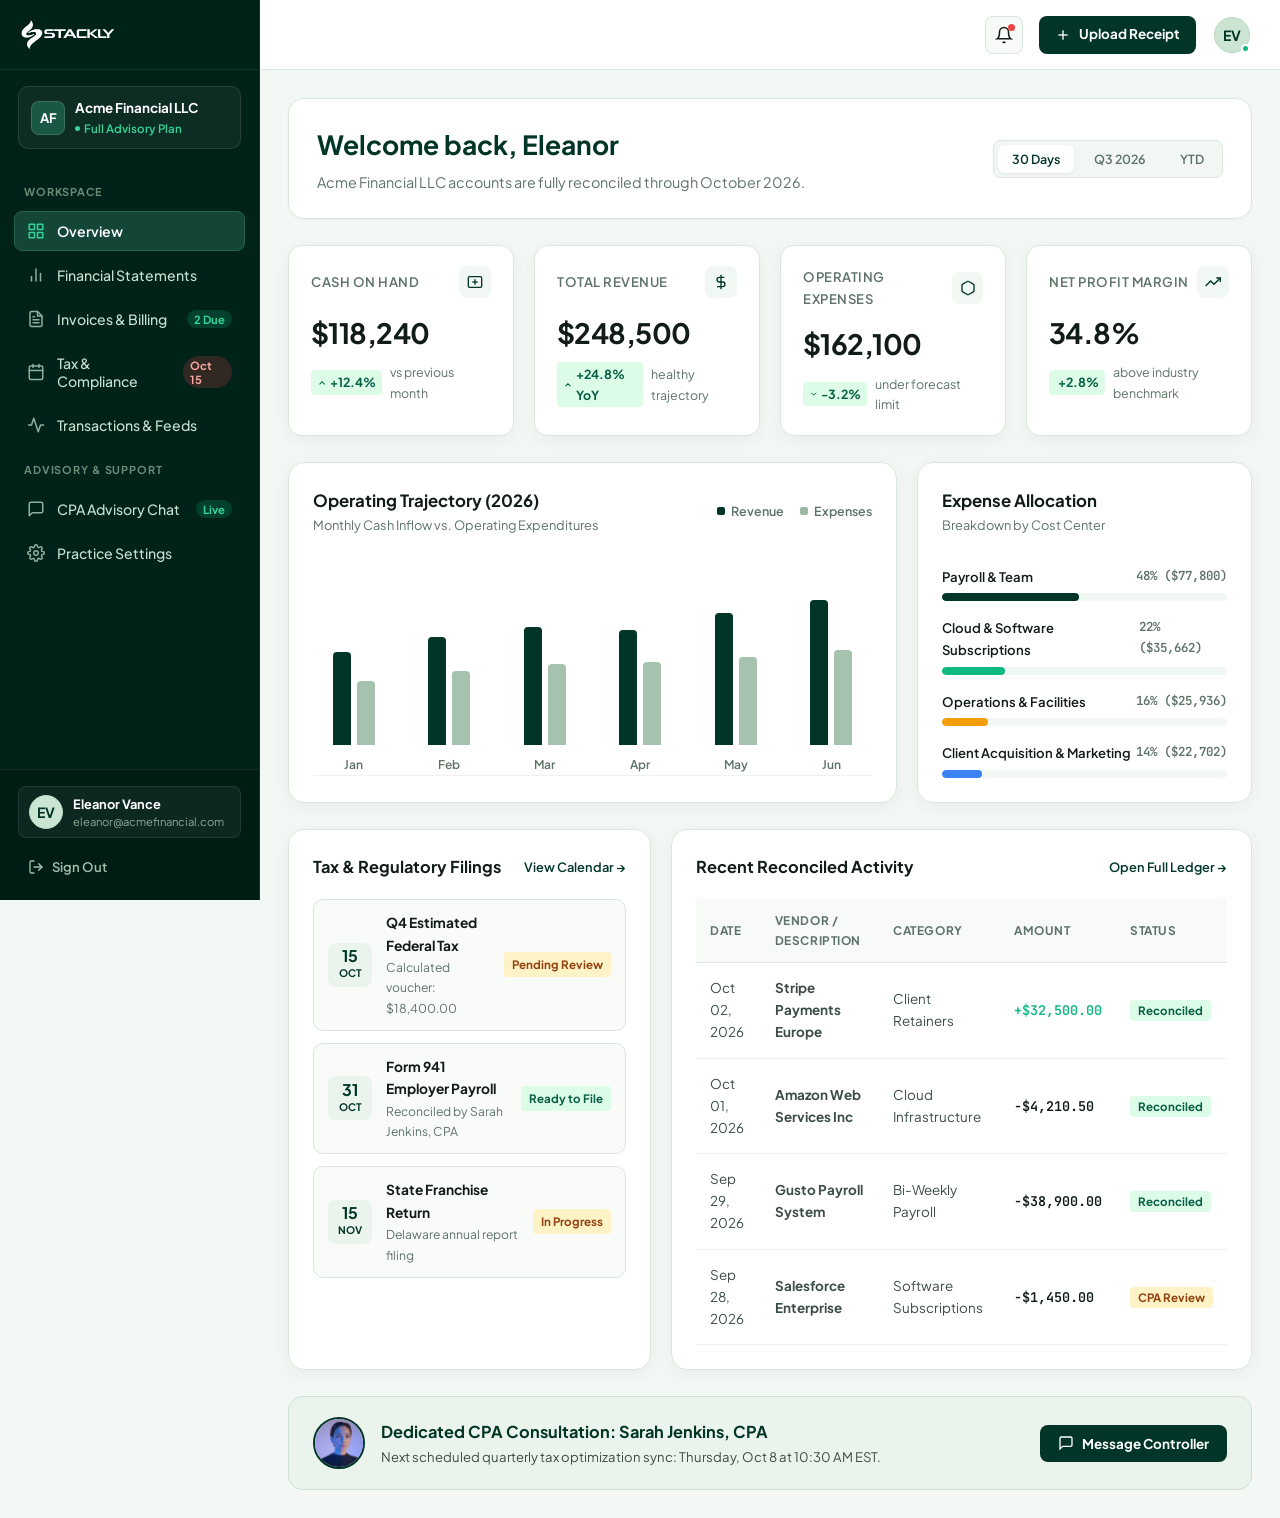
<file: userdashboard.html>
<!DOCTYPE html>
<html lang="en">
<head>
  <meta charset="UTF-8">
  <meta name="viewport" content="width=device-width, initial-scale=1.0">
  <title>Client Financial Workspace — Stackly Accounting &amp; Finance</title>
  <meta name="description" content="Manage real-time reconciled ledgers, financial statements, tax deadlines, and direct CPA advisory in your Stackly client workspace.">
  <link rel="icon" type="image/webp" href="assets/logo.webp">

  <!-- Stylesheets -->
  <link rel="stylesheet" href="css/index.css">
  <link rel="stylesheet" href="css/userdashboard.css">
  <link rel="stylesheet" href="css/animation.css">
  <link rel="stylesheet" href="css/responsive.css">
</head>
<body class="dashboard-body">

  <!-- ==========================================================================
       Sidebar Navigation
       ========================================================================= -->
  <aside class="dashboard-sidebar" id="dashboard-sidebar">
    <div class="sidebar-header">
      <a href="index.html" class="sidebar-brand">
        <img src="assets/logo.webp" alt="Stackly" class="sidebar-brand-img" />
      </a>
      <button class="sidebar-toggle-btn" id="sidebar-close-btn" aria-label="Close sidebar">
        <svg width="20" height="20" fill="none" stroke="currentColor" stroke-width="2" viewBox="0 0 24 24">
          <path stroke-linecap="round" stroke-linejoin="round" d="M6 18L18 6M6 6l12 12"/>
        </svg>
      </button>
    </div>

    <!-- Active Client Workspace Badge -->
    <div class="sidebar-client-badge">
      <div class="client-avatar-mini">AF</div>
      <div class="client-meta">
        <span class="client-company-name">Acme Financial LLC</span>
        <span class="client-plan-tier">Full Advisory Plan</span>
      </div>
    </div>

    <!-- Navigation Menu Items -->
    <nav class="sidebar-nav" aria-label="Sidebar Navigation">
      <div class="sidebar-nav-heading">Workspace</div>
      
      <button type="button" class="sidebar-item active" data-tab="tab-overview">
        <svg viewBox="0 0 24 24" fill="none" stroke="currentColor" stroke-width="2" stroke-linecap="round" stroke-linejoin="round">
          <rect x="3" y="3" width="7" height="7"></rect>
          <rect x="14" y="3" width="7" height="7"></rect>
          <rect x="14" y="14" width="7" height="7"></rect>
          <rect x="3" y="14" width="7" height="7"></rect>
        </svg>
        <span>Overview</span>
      </button>

      <button type="button" class="sidebar-item" data-tab="tab-financials">
        <svg viewBox="0 0 24 24" fill="none" stroke="currentColor" stroke-width="2" stroke-linecap="round" stroke-linejoin="round">
          <line x1="18" y1="20" x2="18" y2="10"></line>
          <line x1="12" y1="20" x2="12" y2="4"></line>
          <line x1="6" y1="20" x2="6" y2="14"></line>
        </svg>
        <span>Financial Statements</span>
      </button>

      <button type="button" class="sidebar-item" data-tab="tab-invoices">
        <svg viewBox="0 0 24 24" fill="none" stroke="currentColor" stroke-width="2" stroke-linecap="round" stroke-linejoin="round">
          <path d="M14 2H6a2 2 0 0 0-2 2v16a2 2 0 0 0 2 2h12a2 2 0 0 0 2-2V8z"></path>
          <polyline points="14 2 14 8 20 8"></polyline>
          <line x1="16" y1="13" x2="8" y2="13"></line>
          <line x1="16" y1="17" x2="8" y2="17"></line>
          <polyline points="10 9 9 9 8 9"></polyline>
        </svg>
        <span>Invoices &amp; Billing</span>
        <span class="badge-count">2 Due</span>
      </button>

      <button type="button" class="sidebar-item" data-tab="tab-tax">
        <svg viewBox="0 0 24 24" fill="none" stroke="currentColor" stroke-width="2" stroke-linecap="round" stroke-linejoin="round">
          <rect x="3" y="4" width="18" height="18" rx="2" ry="2"></rect>
          <line x1="16" y1="2" x2="16" y2="6"></line>
          <line x1="8" y1="2" x2="8" y2="6"></line>
          <line x1="3" y1="10" x2="21" y2="10"></line>
        </svg>
        <span>Tax &amp; Compliance</span>
        <span class="badge-count urgent">Oct 15</span>
      </button>

      <button type="button" class="sidebar-item" data-tab="tab-transactions">
        <svg viewBox="0 0 24 24" fill="none" stroke="currentColor" stroke-width="2" stroke-linecap="round" stroke-linejoin="round">
          <polyline points="22 12 18 12 15 21 9 3 6 12 2 12"></polyline>
        </svg>
        <span>Transactions &amp; Feeds</span>
      </button>

      <div class="sidebar-nav-heading">Advisory &amp; Support</div>

      <button type="button" class="sidebar-item" data-tab="tab-advisory">
        <svg viewBox="0 0 24 24" fill="none" stroke="currentColor" stroke-width="2" stroke-linecap="round" stroke-linejoin="round">
          <path d="M21 15a2 2 0 0 1-2 2H7l-4 4V5a2 2 0 0 1 2-2h14a2 2 0 0 1 2 2z"></path>
        </svg>
        <span>CPA Advisory Chat</span>
        <span class="badge-count">Live</span>
      </button>

      <button type="button" class="sidebar-item" data-tab="tab-settings">
        <svg viewBox="0 0 24 24" fill="none" stroke="currentColor" stroke-width="2" stroke-linecap="round" stroke-linejoin="round">
          <circle cx="12" cy="12" r="3"></circle>
          <path d="M19.4 15a1.65 1.65 0 0 0 .33 1.82l.06.06a2 2 0 0 1 0 2.83 2 2 0 0 1-2.83 0l-.06-.06a1.65 1.65 0 0 0-1.82-.33 1.65 1.65 0 0 0-1 1.51V21a2 2 0 0 1-2 2 2 2 0 0 1-2-2v-.09A1.65 1.65 0 0 0 9 19.4a1.65 1.65 0 0 0-1.82.33l-.06.06a2 2 0 0 1-2.83 0 2 2 0 0 1 0-2.83l.06-.06a1.65 1.65 0 0 0 .33-1.82 1.65 1.65 0 0 0-1.51-1H3a2 2 0 0 1-2-2 2 2 0 0 1 2-2h.09A1.65 1.65 0 0 0 4.6 9a1.65 1.65 0 0 0-.33-1.82l-.06-.06a2 2 0 0 1 0-2.83 2 2 0 0 1 2.83 0l.06.06a1.65 1.65 0 0 0 1.82.33H9a1.65 1.65 0 0 0 1-1.51V3a2 2 0 0 1 2-2 2 2 0 0 1 2 2v.09a1.65 1.65 0 0 0 1 1.51 1.65 1.65 0 0 0 1.82-.33l.06-.06a2 2 0 0 1 2.83 0 2 2 0 0 1 0 2.83l-.06.06a1.65 1.65 0 0 0-.33 1.82V9a1.65 1.65 0 0 0 1.51 1H21a2 2 0 0 1 2 2 2 2 0 0 1-2 2h-.09a1.65 1.65 0 0 0-1.51 1z"></path>
        </svg>
        <span>Practice Settings</span>
      </button>
    </nav>

    <!-- Sidebar Footer with Logged-in User Profile -->
    <div class="sidebar-footer">
      <div class="user-sidebar-profile-widget">
        <div class="user-sidebar-initial" id="user-sidebar-initial">EV</div>
        <div class="user-sidebar-meta">
          <span class="user-sidebar-name" id="user-sidebar-name">Eleanor Vance</span>
          <span class="user-sidebar-email" id="user-sidebar-email">eleanor@acmefinancial.com</span>
        </div>
      </div>
      <a href="login.html" class="sidebar-logout-btn">
        <svg width="16" height="16" viewBox="0 0 24 24" fill="none" stroke="currentColor" stroke-width="2" stroke-linecap="round" stroke-linejoin="round">
          <path d="M9 21H5a2 2 0 0 1-2-2V5a2 2 0 0 1 2-2h4"></path>
          <polyline points="16 17 21 12 16 7"></polyline>
          <line x1="21" y1="12" x2="9" y2="12"></line>
        </svg>
        <span>Sign Out</span>
      </a>
    </div>
  </aside>

  <!-- ==========================================================================
       Main Workspace Canvas
       ========================================================================= -->
  <main class="dashboard-main">
    
    <!-- Topbar -->
    <header class="dashboard-topbar">
      <div class="topbar-left">
        <button class="sidebar-toggle-btn" id="sidebar-open-btn" aria-label="Open sidebar">
          <svg width="24" height="24" fill="none" stroke="currentColor" stroke-width="2" viewBox="0 0 24 24">
            <path stroke-linecap="round" stroke-linejoin="round" d="M4 6h16M4 12h16M4 18h16"/>
          </svg>
        </button>
      </div>

      <div class="topbar-right">

        <!-- Notification Bell -->
        <div class="notif-wrapper">
          <button class="notif-btn" id="notif-toggle-btn" aria-label="View notifications">
            <svg width="18" height="18" viewBox="0 0 24 24" fill="none" stroke="currentColor" stroke-width="2">
              <path d="M18 8A6 6 0 0 0 6 8c0 7-3 9-3 9h18s-3-2-3-9"></path>
              <path d="M13.73 21a2 2 0 0 1-3.46 0"></path>
            </svg>
            <span class="notif-indicator"></span>
          </button>
          
          <div class="notif-dropdown" id="notif-dropdown">
            <div class="notif-header">
              <span>Notifications</span>
              <span style="color: var(--primary); font-size: 0.75rem; cursor: pointer;">Mark all read</span>
            </div>
            <ul class="notif-list">
              <li class="notif-item">
                <div><strong>Sarah Jenkins (CPA)</strong> approved your September ledger reconciliation.</div>
                <div class="notif-item-time">12 minutes ago</div>
              </li>
              <li class="notif-item">
                <div>Q4 Estimated Tax calculation ready for approval ($18,400.00).</div>
                <div class="notif-item-time">2 hours ago</div>
              </li>
              <li class="notif-item">
                <div>Mercury Bank feed automatically synced 14 new expense entries.</div>
                <div class="notif-item-time">Yesterday</div>
              </li>
            </ul>
          </div>
        </div>

        <!-- Action Button -->
        <a href="#upload" class="btn-topbar-action" onclick="alert('Document upload modal opened. Drag & drop invoices, receipts or tax documents.')">
          <svg width="16" height="16" viewBox="0 0 24 24" fill="none" stroke="currentColor" stroke-width="2">
            <line x1="12" y1="5" x2="12" y2="19"></line>
            <line x1="5" y1="12" x2="19" y2="12"></line>
          </svg>
          <span>Upload Receipt</span>
        </a>

        <!-- User Profile Wrapper & Dropdown -->
        <div class="user-profile-wrapper" style="position: relative;">
          <button class="user-profile-btn" id="user-profile-toggle" aria-label="Account menu" aria-expanded="false" title="Eleanor Vance (Client Account)">
            <div class="user-avatar-circle" id="user-profile-initial">EV</div>
            <span class="user-profile-status-dot"></span>
          </button>

          <div class="user-profile-dropdown" id="user-profile-dropdown">
            <div class="user-profile-header">
              <div class="user-profile-avatar-large" id="user-dropdown-avatar">EV</div>
              <div class="user-profile-info">
                <span class="user-profile-name" id="user-dropdown-name">Eleanor Vance</span>
                <span class="user-profile-role">Client Account Owner</span>
                <span class="user-profile-email" id="user-dropdown-email">eleanor@acmefinancial.com</span>
              </div>
            </div>
            <div class="user-profile-divider"></div>
            <ul class="user-profile-menu">
              <li>
                <button type="button" class="user-profile-menu-item" onclick="switchDashboardTab('tab-settings'); closeUserProfileDropdown();">
                  <svg width="15" height="15" viewBox="0 0 24 24" fill="none" stroke="currentColor" stroke-width="2">
                    <circle cx="12" cy="12" r="3"></circle>
                    <path d="M19.4 15a1.65 1.65 0 0 0 .33 1.82l.06.06a2 2 0 0 1 0 2.83 2 2 0 0 1-2.83 0l-.06-.06a1.65 1.65 0 0 0-1.82-.33 1.65 1.65 0 0 0-1 1.51V21a2 2 0 0 1-2 2 2 2 0 0 1-2-2v-.09A1.65 1.65 0 0 0 9 19.4a1.65 1.65 0 0 0-1.82.33l-.06.06a2 2 0 0 1-2.83 0 2 2 0 0 1 0-2.83l.06-.06a1.65 1.65 0 0 0 .33-1.82 1.65 1.65 0 0 0-1.51-1H3a2 2 0 0 1-2-2 2 2 0 0 1 2-2h.09A1.65 1.65 0 0 0 4.6 9a1.65 1.65 0 0 0-.33-1.82l-.06-.06a2 2 0 0 1 0-2.83 2 2 0 0 1 2.83 0l.06.06a1.65 1.65 0 0 0 1.82.33H9a1.65 1.65 0 0 0 1-1.51V3a2 2 0 0 1 2-2 2 2 0 0 1 2 2v.09a1.65 1.65 0 0 0 1 1.51 1.65 1.65 0 0 0 1.82-.33l.06-.06a2 2 0 0 1 2.83 0 2 2 0 0 1 0 2.83l-.06.06a1.65 1.65 0 0 0-.33 1.82V9a1.65 1.65 0 0 0 1.51 1H21a2 2 0 0 1 2 2 2 2 0 0 1-2 2h-.09a1.65 1.65 0 0 0-1.51 1z"/>
                  </svg>
                  <span>Workspace Settings</span>
                </button>
              </li>
              <li>
                <a href="admindashboard.html" class="user-profile-menu-item">
                  <svg width="15" height="15" viewBox="0 0 24 24" fill="none" stroke="currentColor" stroke-width="2">
                    <path d="M12 22s8-4 8-10V5l-8-3-8 3v7c0 6 8 10 8 10z"></path>
                    <polyline points="9 12 11 14 15 10"></polyline>
                  </svg>
                  <span>Switch to Practice Partner</span>
                </a>
              </li>
              <li>
                <a href="login.html" class="user-profile-menu-item logout" id="user-dropdown-logout">
                  <svg width="15" height="15" viewBox="0 0 24 24" fill="none" stroke="currentColor" stroke-width="2">
                    <path d="M9 21H5a2 2 0 0 1-2-2V5a2 2 0 0 1 2-2h4"></path>
                    <polyline points="16 17 21 12 16 7"></polyline>
                    <line x1="21" y1="12" x2="9" y2="12"></line>
                  </svg>
                  <span>Sign Out</span>
                </a>
              </li>
            </ul>
          </div>
        </div>
      </div>
    </header>

    <!-- Content Tabs -->
    <div class="dashboard-content-container">

      <!-- ======================================================================
           TAB 1: OVERVIEW
           ====================================================================== -->
      <section class="dashboard-tab-panel active" id="tab-overview">
        <!-- Welcome Banner -->
        <div class="dashboard-welcome-banner">
          <div>
            <h1 class="banner-title" id="user-welcome-title">Welcome back, <span id="user-display-firstname">Eleanor</span></h1>
            <p class="banner-subtitle">Acme Financial LLC accounts are fully reconciled through October 2026.</p>
          </div>
          <div class="banner-period-group">
            <button class="period-pill active" data-period="30d">30 Days</button>
            <button class="period-pill" data-period="q3">Q3 2026</button>
            <button class="period-pill" data-period="ytd">YTD</button>
          </div>
        </div>

        <!-- KPI Cards Grid -->
        <div class="kpi-cards-grid">
          <!-- Card 1 -->
          <div class="kpi-card">
            <div class="kpi-top-row">
              <span class="kpi-label">Cash on Hand</span>
              <div class="kpi-icon-badge">
                <svg viewBox="0 0 24 24" fill="none" stroke="currentColor" stroke-width="2">
                  <rect x="2" y="4" width="20" height="16" rx="2"></rect>
                  <line x1="12" y1="8" x2="12" y2="16"></line>
                  <line x1="8" y1="12" x2="16" y2="12"></line>
                </svg>
              </div>
            </div>
            <div class="kpi-value" id="kpi-cash">$118,240</div>
            <div class="kpi-bottom-row">
              <span class="trend-badge positive">
                <svg viewBox="0 0 24 24" fill="none" stroke="currentColor" stroke-width="2.5"><polyline points="18 15 12 9 6 15"/></svg>
                +12.4%
              </span>
              <span>vs previous month</span>
            </div>
          </div>

          <!-- Card 2 -->
          <div class="kpi-card">
            <div class="kpi-top-row">
              <span class="kpi-label">Total Revenue</span>
              <div class="kpi-icon-badge">
                <svg viewBox="0 0 24 24" fill="none" stroke="currentColor" stroke-width="2">
                  <line x1="12" y1="1" x2="12" y2="23"></line>
                  <path d="M17 5H9.5a3.5 3.5 0 0 0 0 7h5a3.5 3.5 0 0 1 0 7H6"></path>
                </svg>
              </div>
            </div>
            <div class="kpi-value" id="kpi-revenue">$248,500</div>
            <div class="kpi-bottom-row">
              <span class="trend-badge positive">
                <svg viewBox="0 0 24 24" fill="none" stroke="currentColor" stroke-width="2.5"><polyline points="18 15 12 9 6 15"/></svg>
                +24.8% YoY
              </span>
              <span>healthy trajectory</span>
            </div>
          </div>

          <!-- Card 3 -->
          <div class="kpi-card">
            <div class="kpi-top-row">
              <span class="kpi-label">Operating Expenses</span>
              <div class="kpi-icon-badge">
                <svg viewBox="0 0 24 24" fill="none" stroke="currentColor" stroke-width="2">
                  <path d="M21 16V8a2 2 0 0 0-1-1.73l-7-4a2 2 0 0 0-2 0l-7 4A2 2 0 0 0 3 8v8a2 2 0 0 0 1 1.73l7 4a2 2 0 0 0 2 0l7-4A2 2 0 0 0 21 16z"></path>
                </svg>
              </div>
            </div>
            <div class="kpi-value" id="kpi-expenses">$162,100</div>
            <div class="kpi-bottom-row">
              <span class="trend-badge positive">
                <svg viewBox="0 0 24 24" fill="none" stroke="currentColor" stroke-width="2.5"><polyline points="6 9 12 15 18 9"/></svg>
                -3.2%
              </span>
              <span>under forecast limit</span>
            </div>
          </div>

          <!-- Card 4 -->
          <div class="kpi-card">
            <div class="kpi-top-row">
              <span class="kpi-label">Net Profit Margin</span>
              <div class="kpi-icon-badge">
                <svg viewBox="0 0 24 24" fill="none" stroke="currentColor" stroke-width="2">
                  <polyline points="23 6 13.5 15.5 8.5 10.5 1 18"></polyline>
                  <polyline points="17 6 23 6 23 12"></polyline>
                </svg>
              </div>
            </div>
            <div class="kpi-value" id="kpi-margin">34.8%</div>
            <div class="kpi-bottom-row">
              <span class="trend-badge positive">
                <svg viewBox="0 0 24 24" fill="none" stroke="currentColor" stroke-width="2.5"><polyline points="18 15 12 9 6 15"/></svg>
                +2.8%
              </span>
              <span>above industry benchmark</span>
            </div>
          </div>
        </div>

        <!-- Charts Grid Row -->
        <div class="charts-grid-row">
          
          <!-- Primary Chart: Financial Trajectory -->
          <div class="chart-card">
            <div class="chart-card-header">
              <div class="chart-title-box">
                <h3 class="chart-card-title">Operating Trajectory (2026)</h3>
                <span class="chart-card-desc">Monthly Cash Inflow vs. Operating Expenditures</span>
              </div>
              <div class="chart-legend">
                <div class="legend-item">
                  <span class="legend-color-dot dot-revenue"></span>
                  <span>Revenue</span>
                </div>
                <div class="legend-item">
                  <span class="legend-color-dot dot-expenses"></span>
                  <span>Expenses</span>
                </div>
              </div>
            </div>

            <!-- Dynamic Bar Chart -->
            <div class="interactive-bar-chart" id="user-bar-chart">
              
              <div class="chart-bar-group">
                <div class="chart-tooltip">Jan: Rev $185K | Exp $128K</div>
                <div class="bars-duo-wrapper">
                  <div class="chart-bar bar-rev" style="height: 55%;"></div>
                  <div class="chart-bar bar-exp" style="height: 38%;"></div>
                </div>
                <span class="chart-month-label">Jan</span>
              </div>

              <div class="chart-bar-group">
                <div class="chart-tooltip">Feb: Rev $205K | Exp $142K</div>
                <div class="bars-duo-wrapper">
                  <div class="chart-bar bar-rev" style="height: 64%;"></div>
                  <div class="chart-bar bar-exp" style="height: 44%;"></div>
                </div>
                <span class="chart-month-label">Feb</span>
              </div>

              <div class="chart-bar-group">
                <div class="chart-tooltip">Mar: Rev $220K | Exp $148K</div>
                <div class="bars-duo-wrapper">
                  <div class="chart-bar bar-rev" style="height: 70%;"></div>
                  <div class="chart-bar bar-exp" style="height: 48%;"></div>
                </div>
                <span class="chart-month-label">Mar</span>
              </div>

              <div class="chart-bar-group">
                <div class="chart-tooltip">Apr: Rev $215K | Exp $150K</div>
                <div class="bars-duo-wrapper">
                  <div class="chart-bar bar-rev" style="height: 68%;"></div>
                  <div class="chart-bar bar-exp" style="height: 49%;"></div>
                </div>
                <span class="chart-month-label">Apr</span>
              </div>

              <div class="chart-bar-group">
                <div class="chart-tooltip">May: Rev $235K | Exp $155K</div>
                <div class="bars-duo-wrapper">
                  <div class="chart-bar bar-rev" style="height: 78%;"></div>
                  <div class="chart-bar bar-exp" style="height: 52%;"></div>
                </div>
                <span class="chart-month-label">May</span>
              </div>

              <div class="chart-bar-group">
                <div class="chart-tooltip">Jun: Rev $248K | Exp $162K</div>
                <div class="bars-duo-wrapper">
                  <div class="chart-bar bar-rev" style="height: 86%;"></div>
                  <div class="chart-bar bar-exp" style="height: 56%;"></div>
                </div>
                <span class="chart-month-label">Jun</span>
              </div>

            </div>
          </div>

          <!-- Secondary Chart: Expense Distribution -->
          <div class="chart-card">
            <div class="chart-card-header">
              <div class="chart-title-box">
                <h3 class="chart-card-title">Expense Allocation</h3>
                <span class="chart-card-desc">Breakdown by Cost Center</span>
              </div>
            </div>

            <div class="expense-breakdown-box">
              <div class="expense-category-item">
                <div class="cat-label-row">
                  <span>Payroll &amp; Team</span>
                  <span>48% ($77,800)</span>
                </div>
                <div class="cat-progress-track">
                  <div class="cat-progress-fill fill-payroll" style="width: 48%;"></div>
                </div>
              </div>

              <div class="expense-category-item">
                <div class="cat-label-row">
                  <span>Cloud &amp; Software Subscriptions</span>
                  <span>22% ($35,662)</span>
                </div>
                <div class="cat-progress-track">
                  <div class="cat-progress-fill fill-saas" style="width: 22%;"></div>
                </div>
              </div>

              <div class="expense-category-item">
                <div class="cat-label-row">
                  <span>Operations &amp; Facilities</span>
                  <span>16% ($25,936)</span>
                </div>
                <div class="cat-progress-track">
                  <div class="cat-progress-fill fill-ops" style="width: 16%;"></div>
                </div>
              </div>

              <div class="expense-category-item">
                <div class="cat-label-row">
                  <span>Client Acquisition &amp; Marketing</span>
                  <span>14% ($22,702)</span>
                </div>
                <div class="cat-progress-track">
                  <div class="cat-progress-fill fill-marketing" style="width: 14%;"></div>
                </div>
              </div>
            </div>
          </div>

        </div>

        <!-- Deadlines & Transactions Row -->
        <div class="dual-section-grid">
          
          <!-- Upcoming Tax Compliance Deadlines -->
          <div class="panel-card">
            <div class="panel-header">
              <h3 class="panel-title">Tax &amp; Regulatory Filings</h3>
              <a href="#" class="panel-action-link" onclick="switchDashboardTab('tab-tax'); return false;">View Calendar &rarr;</a>
            </div>

            <div class="deadline-list">
              <div class="deadline-item">
                <div class="deadline-date-box">
                  <span class="deadline-day">15</span>
                  <span class="deadline-month">Oct</span>
                </div>
                <div class="deadline-info">
                  <div class="deadline-name">Q4 Estimated Federal Tax</div>
                  <div class="deadline-desc">Calculated voucher: $18,400.00</div>
                </div>
                <span class="status-pill pending">Pending Review</span>
              </div>

              <div class="deadline-item">
                <div class="deadline-date-box">
                  <span class="deadline-day">31</span>
                  <span class="deadline-month">Oct</span>
                </div>
                <div class="deadline-info">
                  <div class="deadline-name">Form 941 Employer Payroll</div>
                  <div class="deadline-desc">Reconciled by Sarah Jenkins, CPA</div>
                </div>
                <span class="status-pill completed">Ready to File</span>
              </div>

              <div class="deadline-item">
                <div class="deadline-date-box">
                  <span class="deadline-day">15</span>
                  <span class="deadline-month">Nov</span>
                </div>
                <div class="deadline-info">
                  <div class="deadline-name">State Franchise Return</div>
                  <div class="deadline-desc">Delaware annual report filing</div>
                </div>
                <span class="status-pill pending">In Progress</span>
              </div>
            </div>
          </div>

          <!-- Recent Transactions Table -->
          <div class="panel-card">
            <div class="panel-header">
              <h3 class="panel-title">Recent Reconciled Activity</h3>
              <a href="#" class="panel-action-link" onclick="switchDashboardTab('tab-transactions'); return false;">Open Full Ledger &rarr;</a>
            </div>

            <div class="data-table-wrapper">
              <table class="fin-table">
                <thead>
                  <tr>
                    <th>Date</th>
                    <th>Vendor / Description</th>
                    <th>Category</th>
                    <th>Amount</th>
                    <th>Status</th>
                  </tr>
                </thead>
                <tbody>
                  <tr>
                    <td>Oct 02, 2026</td>
                    <td><strong>Stripe Payments Europe</strong></td>
                    <td>Client Retainers</td>
                    <td class="tx-amount inflow">+$32,500.00</td>
                    <td><span class="status-pill completed">Reconciled</span></td>
                  </tr>
                  <tr>
                    <td>Oct 01, 2026</td>
                    <td><strong>Amazon Web Services Inc</strong></td>
                    <td>Cloud Infrastructure</td>
                    <td class="tx-amount outflow">-$4,210.50</td>
                    <td><span class="status-pill completed">Reconciled</span></td>
                  </tr>
                  <tr>
                    <td>Sep 29, 2026</td>
                    <td><strong>Gusto Payroll System</strong></td>
                    <td>Bi-Weekly Payroll</td>
                    <td class="tx-amount outflow">-$38,900.00</td>
                    <td><span class="status-pill completed">Reconciled</span></td>
                  </tr>
                  <tr>
                    <td>Sep 28, 2026</td>
                    <td><strong>Salesforce Enterprise</strong></td>
                    <td>Software Subscriptions</td>
                    <td class="tx-amount outflow">-$1,450.00</td>
                    <td><span class="status-pill pending">CPA Review</span></td>
                  </tr>
                </tbody>
              </table>
            </div>
          </div>

        </div>

        <!-- Dedicated CPA Advisory Banner -->
        <div class="cpa-advisory-banner">
          <div class="cpa-banner-left">
            <img src="assets/avatar-1.webp" alt="Sarah Jenkins, CPA Lead" class="cpa-banner-avatar">
            <div>
              <div class="cpa-banner-title">Dedicated CPA Consultation: Sarah Jenkins, CPA</div>
              <div class="cpa-banner-desc">Next scheduled quarterly tax optimization sync: Thursday, Oct 8 at 10:30 AM EST.</div>
            </div>
          </div>
          <button class="btn-cpa-chat" onclick="switchDashboardTab('tab-advisory');">
            <svg width="16" height="16" viewBox="0 0 24 24" fill="none" stroke="currentColor" stroke-width="2">
              <path d="M21 15a2 2 0 0 1-2 2H7l-4 4V5a2 2 0 0 1 2-2h14a2 2 0 0 1 2 2z"></path>
            </svg>
            <span>Message Controller</span>
          </button>
        </div>

      </section>

      <!-- ======================================================================
           TAB 2: FINANCIAL STATEMENTS
           ====================================================================== -->
      <section class="dashboard-tab-panel" id="tab-financials">
        <div class="statement-card">
          <div class="chart-card-header">
            <div>
              <h2 class="chart-card-title">Profit &amp; Loss Statement (Income Statement)</h2>
              <span class="chart-card-desc">For the Period Ended September 30, 2026 (Accrual Basis)</span>
            </div>
            <button class="btn-topbar-action" onclick="alert('Downloading Certified GAAP Financial Statement (PDF)...')">
              <span>Export GAAP PDF</span>
            </button>
          </div>

          <div class="statement-row header-row">
            <span>Operating Revenue</span>
            <span>Q3 2026 Total</span>
          </div>
          <div class="statement-row">
            <span>Advisory Retainers &amp; Consulting</span>
            <span class="tx-amount">$562,400.00</span>
          </div>
          <div class="statement-row">
            <span>Managed Service Contracts</span>
            <span class="tx-amount">$179,600.00</span>
          </div>
          <div class="statement-row total-row">
            <span>Gross Revenue</span>
            <span class="tx-amount inflow">$742,000.00</span>
          </div>

          <div class="statement-row header-row">
            <span>Operating Expenditures</span>
            <span>Q3 2026 Total</span>
          </div>
          <div class="statement-row">
            <span>Executive &amp; Engineering Compensation</span>
            <span class="tx-amount">($248,600.00)</span>
          </div>
          <div class="statement-row">
            <span>Cloud Infrastructure &amp; Technical Tools</span>
            <span class="tx-amount">($92,400.00)</span>
          </div>
          <div class="statement-row">
            <span>Facilities, Insurance &amp; Compliance</span>
            <span class="tx-amount">($74,800.00)</span>
          </div>
          <div class="statement-row">
            <span>Marketing, Brand &amp; Sales Operations</span>
            <span class="tx-amount">($64,500.00)</span>
          </div>
          <div class="statement-row total-row">
            <span>Total Operating Expenses</span>
            <span class="tx-amount outflow">($480,300.00)</span>
          </div>

          <div class="statement-row total-row" style="font-size: 1.1rem; color: var(--primary);">
            <span>Net Operating Income (EBITDA)</span>
            <span class="tx-amount inflow">$261,700.00 (35.3%)</span>
          </div>
        </div>
      </section>

      <!-- ======================================================================
           TAB 3: INVOICES & BILLING
           ====================================================================== -->
      <section class="dashboard-tab-panel" id="tab-invoices">
        <div class="panel-card">
          <div class="panel-header">
            <div>
              <h2 class="panel-title">Invoices &amp; Accounts Receivable</h2>
              <p class="chart-card-desc">Live status of customer billing and incoming settlements</p>
            </div>
            <button class="btn-topbar-action" onclick="alert('Create New Invoice modal triggered.')">
              <span>+ Create Invoice</span>
            </button>
          </div>

          <div class="data-table-wrapper">
            <table class="fin-table">
              <thead>
                <tr>
                  <th>Invoice #</th>
                  <th>Client / Entity</th>
                  <th>Issue Date</th>
                  <th>Due Date</th>
                  <th>Amount</th>
                  <th>Status</th>
                </tr>
              </thead>
              <tbody>
                <tr>
                  <td><strong>INV-2026-089</strong></td>
                  <td>Northwind Technologies Group</td>
                  <td>Sep 15, 2026</td>
                  <td>Oct 15, 2026</td>
                  <td class="tx-amount">$24,500.00</td>
                  <td><span class="status-pill pending">Pending Due</span></td>
                </tr>
                <tr>
                  <td><strong>INV-2026-088</strong></td>
                  <td>Stratosphere Logistics LLC</td>
                  <td>Sep 01, 2026</td>
                  <td>Oct 01, 2026</td>
                  <td class="tx-amount">$16,200.00</td>
                  <td><span class="status-pill completed">Paid Full</span></td>
                </tr>
                <tr>
                  <td><strong>INV-2026-087</strong></td>
                  <td>Crestview Health Partners</td>
                  <td>Aug 15, 2026</td>
                  <td>Sep 15, 2026</td>
                  <td class="tx-amount">$32,000.00</td>
                  <td><span class="status-pill completed">Paid Full</span></td>
                </tr>
              </tbody>
            </table>
          </div>
        </div>
      </section>

      <!-- ======================================================================
           TAB 4: TAX & COMPLIANCE
           ====================================================================== -->
      <section class="dashboard-tab-panel" id="tab-tax">
        <div class="panel-card">
          <div class="panel-header">
            <div>
              <h2 class="panel-title">Tax Roadmap &amp; Statutory Filing Vault</h2>
              <p class="chart-card-desc">Proactive tax shielding, deductions, and federal/state compliance</p>
            </div>
            <button class="btn-topbar-action" onclick="alert('Uploading tax backup document...')">
              <span>Upload Tax Form (W9/1099)</span>
            </button>
          </div>

          <div class="deadline-list">
            <div class="deadline-item">
              <div class="deadline-date-box" style="background-color: #fee2e2; color: #991b1b;">
                <span class="deadline-day">15</span>
                <span class="deadline-month">Oct</span>
              </div>
              <div class="deadline-info">
                <div class="deadline-name">IRS Form 1120-S Extension Deadline</div>
                <div class="deadline-desc">Complete schedule K-1 prepared and ready for final corporate signoff.</div>
              </div>
              <button class="status-pill completed" style="border:none; cursor:pointer;" onclick="alert('Opening Document Preview...')">Review &amp; Sign</button>
            </div>

            <div class="deadline-item">
              <div class="deadline-date-box">
                <span class="deadline-day">31</span>
                <span class="deadline-month">Dec</span>
              </div>
              <div class="deadline-info">
                <div class="deadline-name">Year-End Section 179 Equipment Deduction Review</div>
                <div class="deadline-desc">Advisory projection: estimated $42,000 tax reduction through capital planning.</div>
              </div>
              <span class="status-pill pending">Advisory Scheduled</span>
            </div>
          </div>
        </div>
      </section>

      <!-- ======================================================================
           TAB 5: TRANSACTIONS & FEEDS
           ====================================================================== -->
      <section class="dashboard-tab-panel" id="tab-transactions">
        <div class="panel-card">
          <div class="panel-header">
            <div>
              <h2 class="panel-title">Automated Bank Feeds &amp; Master Ledger</h2>
              <p class="chart-card-desc">Real-time sync from Chase Operating (*4821) and Mercury Reserve (*9920)</p>
            </div>
            <button class="btn-topbar-action" onclick="alert('Exporting Reconciled CSV...')">
              <span>Export CSV</span>
            </button>
          </div>

          <div class="data-table-wrapper">
            <table class="fin-table">
              <thead>
                <tr>
                  <th>Date</th>
                  <th>Bank Account</th>
                  <th>Payee / Description</th>
                  <th>Category</th>
                  <th>Amount</th>
                  <th>Reconciliation</th>
                </tr>
              </thead>
              <tbody>
                <tr>
                  <td>Oct 02, 2026</td>
                  <td>Mercury Reserve (*9920)</td>
                  <td>Apex Enterprise Retainer</td>
                  <td>Client Revenue</td>
                  <td class="tx-amount inflow">+$32,500.00</td>
                  <td><span class="status-pill completed">Matched &amp; Verified</span></td>
                </tr>
                <tr>
                  <td>Oct 01, 2026</td>
                  <td>Chase Operating (*4821)</td>
                  <td>Google Workspace &amp; Cloud</td>
                  <td>Software</td>
                  <td class="tx-amount outflow">-$840.00</td>
                  <td><span class="status-pill completed">Auto-Categorized</span></td>
                </tr>
                <tr>
                  <td>Sep 30, 2026</td>
                  <td>Chase Operating (*4821)</td>
                  <td>WeWork Office Lease</td>
                  <td>Rent &amp; Facilities</td>
                  <td class="tx-amount outflow">-$8,250.00</td>
                  <td><span class="status-pill completed">Matched &amp; Verified</span></td>
                </tr>
                <tr>
                  <td>Sep 28, 2026</td>
                  <td>Mercury Reserve (*9920)</td>
                  <td>Quarterly Board Dividend</td>
                  <td>Shareholder Equity</td>
                  <td class="tx-amount outflow">-$20,000.00</td>
                  <td><span class="status-pill completed">Approved CPA</span></td>
                </tr>
              </tbody>
            </table>
          </div>
        </div>
      </section>

      <!-- ======================================================================
           TAB 6: CPA ADVISORY CHAT
           ====================================================================== -->
      <section class="dashboard-tab-panel" id="tab-advisory">
        <div class="panel-card">
          <div class="panel-header">
            <div>
              <h2 class="panel-title">Direct Practitioner Advisory Channel</h2>
              <p class="chart-card-desc">Encrypted communication channel with your assigned Stackly Controller</p>
            </div>
            <span class="reconciled-status-pill" style="display:inline-flex;">
              <span class="status-dot-pulse"></span>
              <span>Sarah Jenkins, CPA (Online)</span>
            </span>
          </div>

          <div style="background-color: #f7faf7; border: 1px solid var(--border-color); border-radius: 12px; padding: 20px; min-height: 280px; display: flex; flex-direction: column; gap: 14px;">
            <div style="align-self: flex-start; max-width: 80%; background-color: var(--white); padding: 12px 16px; border-radius: 12px; border: 1px solid var(--border-color); box-shadow: var(--shadow-sm);">
              <div style="font-weight: 700; font-size: 0.80rem; color: var(--primary); margin-bottom: 4px;">Sarah Jenkins, CPA • 9:15 AM</div>
              <p style="font-size: 0.86rem; color: var(--text-dark); line-height: 1.45;">
                Good morning <span id="chat-client-firstname">Eleanor</span>! I have finalized Acme Financial's September reconciliation. Your gross margins improved by 2.8% due to software consolidation. Would you like to review the Section 179 tax deductions this Thursday?
              </p>
            </div>

            <div style="align-self: flex-end; max-width: 80%; background-color: var(--primary); color: var(--white); padding: 12px 16px; border-radius: 12px; box-shadow: var(--shadow-sm);">
              <div style="font-weight: 700; font-size: 0.80rem; opacity: 0.8; margin-bottom: 4px;">You (<span id="chat-client-fullname">Eleanor Vance</span>) • 9:30 AM</div>
              <p style="font-size: 0.86rem; line-height: 1.45;">
                Thanks Sarah! Yes, please put Thursday at 10:30 AM on my calendar. We also added two new contractor invoices in the vault.
              </p>
            </div>
          </div>

          <div style="display: flex; gap: 12px; margin-top: 14px;">
            <input type="text" id="cpa-message-input" class="topbar-search-input" placeholder="Type a message or tax inquiry to your dedicated CPA team..." style="background-color: var(--white);">
            <a href="404.html" class="btn-topbar-action" id="cpa-send-message-btn" onclick="sendMessageToCPA(event)">Send Message</a>
          </div>
        </div>
      </section>

      <!-- ======================================================================
           TAB 7: SETTINGS
           ====================================================================== -->
      <section class="dashboard-tab-panel" id="tab-settings">
        <div class="panel-card">
          <h2 class="panel-title" style="margin-bottom: 18px;">Client Workspace Configuration</h2>
          
          <div class="user-settings-grid">
            <div class="signup-field-group">
              <label class="signup-label">Registered Legal Entity</label>
              <input type="text" class="signup-input" value="Acme Financial LLC" readonly style="background-color: #f7faf7;">
            </div>
            <div class="signup-field-group">
              <label class="signup-label">Account Owner / Primary Contact</label>
              <input type="text" class="signup-input" id="user-settings-name" value="Eleanor Vance" readonly style="background-color: #f7faf7;">
            </div>
            <div class="signup-field-group">
              <label class="signup-label">Registered Email</label>
              <input type="email" class="signup-input" id="user-settings-email" value="eleanor@acmefinancial.com" readonly style="background-color: #f7faf7;">
            </div>
            <div class="signup-field-group">
              <label class="signup-label">Federal EIN</label>
              <input type="text" class="signup-input" value="XX-XXX8921" readonly style="background-color: #f7faf7;">
            </div>
            <div class="signup-field-group">
              <label class="signup-label">Accounting Standard</label>
              <input type="text" class="signup-input" value="GAAP Accrual Basis" readonly style="background-color: #f7faf7;">
            </div>
            <div class="signup-field-group">
              <label class="signup-label">Integrated Banking Feeds</label>
              <input type="text" class="signup-input" value="Chase Commercial + Mercury Bank" readonly style="background-color: #f7faf7;">
            </div>
          </div>
          
          <div style="margin-top: 24px;">
            <button class="btn-topbar-action" onclick="alert('Configuration updated successfully.')">Save Preferences</button>
          </div>
        </div>
      </section>

    </div>
  </main>

  <!-- Inline Dashboard Interactions -->
  <script>
    // Tab Switching
    function switchDashboardTab(tabId) {
      document.querySelectorAll('.dashboard-tab-panel').forEach(panel => {
        panel.classList.remove('active');
      });
      document.querySelectorAll('.sidebar-item').forEach(btn => {
        btn.classList.remove('active');
        if (btn.getAttribute('data-tab') === tabId) {
          btn.classList.add('active');
        }
      });
      const activePanel = document.getElementById(tabId);
      if (activePanel) {
        activePanel.classList.add('active');
      }
    }

    document.querySelectorAll('.sidebar-item').forEach(btn => {
      btn.addEventListener('click', () => {
        const tabId = btn.getAttribute('data-tab');
        if (tabId) {
          switchDashboardTab(tabId);
          // Auto close mobile sidebar
          const sidebar = document.getElementById('dashboard-sidebar');
          if (sidebar) sidebar.classList.remove('open');
        }
      });
    });

    // Mobile sidebar toggle
    const openBtn = document.getElementById('sidebar-open-btn');
    const closeBtn = document.getElementById('sidebar-close-btn');
    const sidebar = document.getElementById('dashboard-sidebar');

    if (openBtn && sidebar) {
      openBtn.addEventListener('click', () => sidebar.classList.add('open'));
    }
    if (closeBtn && sidebar) {
      closeBtn.addEventListener('click', () => sidebar.classList.remove('open'));
    }

    // Notification dropdown toggle
    const notifBtn = document.getElementById('notif-toggle-btn');
    const notifDropdown = document.getElementById('notif-dropdown');
    if (notifBtn && notifDropdown) {
      notifBtn.addEventListener('click', (e) => {
        e.stopPropagation();
        notifDropdown.classList.toggle('show');
      });
      document.addEventListener('click', () => notifDropdown.classList.remove('show'));
    }

    // Timeframe switcher in Overview tab
    const userTimeframeData = {
      '30d': {
        cash: '$118,240',
        revenue: '$248,500',
        expenses: '$162,100',
        margin: '34.8%',
        bars: [
          { rev: '55%', exp: '38%' },
          { rev: '64%', exp: '44%' },
          { rev: '70%', exp: '48%' },
          { rev: '68%', exp: '49%' },
          { rev: '78%', exp: '52%' },
          { rev: '86%', exp: '56%' }
        ]
      },
      'q3': {
        cash: '$342,100',
        revenue: '$742,000',
        expenses: '$480,300',
        margin: '35.3%',
        bars: [
          { rev: '65%', exp: '42%' },
          { rev: '75%', exp: '49%' },
          { rev: '82%', exp: '53%' },
          { rev: '80%', exp: '51%' },
          { rev: '88%', exp: '57%' },
          { rev: '94%', exp: '61%' }
        ]
      },
      'ytd': {
        cash: '$1,024,500',
        revenue: '$2,140,800',
        expenses: '$1,378,500',
        margin: '35.6%',
        bars: [
          { rev: '50%', exp: '34%' },
          { rev: '62%', exp: '40%' },
          { rev: '74%', exp: '48%' },
          { rev: '82%', exp: '53%' },
          { rev: '91%', exp: '58%' },
          { rev: '98%', exp: '63%' }
        ]
      }
    };

    document.querySelectorAll('.period-pill').forEach(pill => {
      pill.addEventListener('click', () => {
        document.querySelectorAll('.period-pill').forEach(p => p.classList.remove('active'));
        pill.classList.add('active');

        const period = pill.getAttribute('data-period');
        const d = userTimeframeData[period];
        if (d) {
          document.getElementById('kpi-cash').textContent = d.cash;
          document.getElementById('kpi-revenue').textContent = d.revenue;
          document.getElementById('kpi-expenses').textContent = d.expenses;
          document.getElementById('kpi-margin').textContent = d.margin;

          const barGroups = document.querySelectorAll('#user-bar-chart .chart-bar-group');
          barGroups.forEach((group, idx) => {
            const b = d.bars[idx];
            if (b) {
              group.querySelector('.bar-rev').style.height = b.rev;
              group.querySelector('.bar-exp').style.height = b.exp;
            }
          });
        }
      });
    });

    // User Profile Dropdown
    const userProfileToggle = document.getElementById('user-profile-toggle');
    const userProfileDropdown = document.getElementById('user-profile-dropdown');

    function closeUserProfileDropdown() {
      if (userProfileDropdown) userProfileDropdown.classList.remove('show');
    }

    if (userProfileToggle && userProfileDropdown) {
      userProfileToggle.addEventListener('click', (e) => {
        e.stopPropagation();
        userProfileDropdown.classList.toggle('show');
        if (typeof notifDropdown !== 'undefined' && notifDropdown) notifDropdown.classList.remove('show');
      });

      document.addEventListener('click', (e) => {
        if (!userProfileDropdown.contains(e.target) && !userProfileToggle.contains(e.target)) {
          userProfileDropdown.classList.remove('show');
        }
      });
    }

    function sendMessageToCPA(e) {
      if (e) e.preventDefault();
      window.location.href = '404.html';
    }

    const cpaMsgInput = document.getElementById('cpa-message-input');
    if (cpaMsgInput) {
      cpaMsgInput.addEventListener('keydown', (e) => {
        if (e.key === 'Enter') {
          e.preventDefault();
          window.location.href = '404.html';
        }
      });
    }
  </script>
  <script src="js/auth-session.js"></script>
  <script src="js/animations.js"></script>
</body>
</html>
</file>
<file: css/index.css>
/* ==========================================================================
   Finora Accounting & Finance - Main Stylesheet (index.css)
   Figma Match: Luxury Forest Green & Sage Palette
   ========================================================================== */

@import url('https://fonts.googleapis.com/css2?family=JetBrains+Mono:wght@400;500;600&family=Playfair+Display:ital,wght@0,400;0,500;0,600;0,700;1,400;1,600&family=Plus+Jakarta+Sans:wght@300;400;500;600;700;800&display=swap');

:root {
  /* Colors */
  --primary: #003527;
  --primary-hover: #064534;
  --primary-active: #002219;
  --primary-light: #174c3c;
  --primary-subtle: #256653;
  
  --forest-dark: #00261c;
  --accent-sage: #ecf6ed;
  --accent-sage-dark: #dfeade;
  --accent-sage-subtle: #f5faf5;
  --accent-mint-tint: #fafefa;
  --footer-bg: #e1ebe1;
  --footer-border: #cbd8cc;
  
  --badge-bg: #dbece0;
  --badge-text: #003527;
  
  --status-green: #10b981;
  --status-green-bg: #dcfce7;
  
  --text-dark: #121c17;
  --text-body: #3c4d44;
  --text-muted: #5e7367;
  --text-light: #80968b;
  --white: #ffffff;
  
  --border-color: #dbe7dc;
  --border-light: #eaf2eb;
  
  /* Typography */
  --font-serif: 'Playfair Display', Georgia, serif;
  --font-sans: 'Plus Jakarta Sans', -apple-system, BlinkMacSystemFont, 'Segoe UI', Roboto, sans-serif;
  --font-mono: 'JetBrains Mono', monospace;
  
  /* Elevation & Shadows */
  --shadow-sm: 0 1px 3px rgba(0, 53, 39, 0.05);
  --shadow-md: 0 4px 14px rgba(0, 53, 39, 0.07);
  --shadow-lg: 0 12px 28px rgba(0, 53, 39, 0.09);
  --shadow-card: 0 8px 24px rgba(0, 53, 39, 0.06);
  --shadow-hover: 0 18px 36px rgba(0, 53, 39, 0.12);
  
  /* Spacing & Radii */
  --radius-sm: 6px;
  --radius-md: 10px;
  --radius-lg: 16px;
  --radius-xl: 24px;
  --radius-full: 9999px;
  
  --container-max: 1240px;
  --container-padding: 24px;
  --transition: all 0.28s cubic-bezier(0.2, 0.8, 0.2, 1);
}

/* Base Reset */
*, *::before, *::after {
  box-sizing: border-box;
  margin: 0;
  padding: 0;
}

html {
  scroll-behavior: smooth;
  font-size: 16px;
  -webkit-text-size-adjust: 100%;
  overflow-x: hidden;
  width: 100%;
  max-width: 100%;
}

body {
  font-family: var(--font-sans);
  background-color: var(--white);
  color: var(--text-body);
  line-height: 1.65;
  font-weight: 400;
  overflow-x: hidden;
  width: 100%;
  max-width: 100%;
  position: relative;
  -webkit-font-smoothing: antialiased;
  -moz-osx-font-smoothing: grayscale;
}

a {
  color: inherit;
  text-decoration: none;
  transition: var(--transition);
}

img {
  max-width: 100%;
  height: auto;
  display: block;
}

button, input, select, textarea {
  font-family: inherit;
  font-size: inherit;
}

/* Utilities & Common */
.container {
  width: 100%;
  max-width: var(--container-max);
  margin-left: auto;
  margin-right: auto;
  padding-left: var(--container-padding);
  padding-right: var(--container-padding);
}

.section-badge {
  display: inline-flex;
  align-items: center;
  gap: 8px;
  padding: 6px 14px;
  background-color: var(--badge-bg);
  color: var(--badge-text);
  font-size: 0.76rem;
  font-weight: 700;
  text-transform: uppercase;
  letter-spacing: 0.09em;
  border-radius: var(--radius-full);
  margin-bottom: 16px;
}

.section-badge::before {
  content: '';
  display: inline-block;
  width: 6px;
  height: 6px;
  border-radius: 50%;
  background-color: var(--primary);
}

.section-header {
  margin-bottom: 52px;
}

.section-header.text-center {
  text-align: center;
}

.section-title {
  font-family: var(--font-serif);
  font-size: clamp(2rem, 3.2vw, 2.75rem);
  font-weight: 600;
  color: var(--text-dark);
  line-height: 1.22;
  letter-spacing: -0.015em;
  margin-bottom: 16px;
}

.section-subtitle {
  font-size: 1.05rem;
  color: var(--text-muted);
  max-width: 640px;
  line-height: 1.6;
}

.text-center .section-subtitle {
  margin-left: auto;
  margin-right: auto;
}

/* Buttons */
.btn {
  display: inline-flex;
  align-items: center;
  justify-content: center;
  gap: 10px;
  font-weight: 600;
  font-size: 0.95rem;
  padding: 13px 26px;
  border-radius: var(--radius-md);
  border: 1px solid transparent;
  cursor: pointer;
  transition: var(--transition);
  text-decoration: none;
  white-space: nowrap;
}

.btn-primary {
  background-color: var(--primary);
  color: var(--white);
  border-color: var(--primary);
  box-shadow: 0 4px 14px rgba(0, 53, 39, 0.18);
}

.btn-primary:hover {
  background-color: var(--primary-hover);
  border-color: var(--primary-hover);
  transform: translateY(-2px);
  box-shadow: 0 8px 22px rgba(0, 53, 39, 0.25);
  color: var(--white);
}

.btn-secondary {
  background-color: transparent;
  color: var(--primary);
  border-color: var(--primary);
}

.btn-secondary:hover {
  background-color: rgba(0, 53, 39, 0.05);
  transform: translateY(-2px);
}

.btn-white {
  background-color: var(--white);
  color: var(--primary);
  border-color: var(--white);
  box-shadow: 0 4px 18px rgba(0, 0, 0, 0.12);
}

.btn-white:hover {
  background-color: #f6fcf8;
  transform: translateY(-2px);
  box-shadow: 0 8px 24px rgba(0, 0, 0, 0.18);
}

.btn-outline-white {
  background-color: transparent;
  color: var(--white);
  border-color: rgba(255, 255, 255, 0.35);
}

.btn-outline-white:hover {
  background-color: rgba(255, 255, 255, 0.1);
  border-color: var(--white);
  transform: translateY(-2px);
}

.btn-link {
  display: inline-flex;
  align-items: center;
  gap: 8px;
  font-weight: 600;
  color: var(--primary);
  font-size: 0.92rem;
  padding: 0;
  background: none;
  border: none;
  cursor: pointer;
}

.btn-link:hover {
  color: var(--primary-hover);
  gap: 12px;
}

.btn-link svg {
  transition: transform 0.2s ease;
}

.btn-link:hover svg {
  transform: translateX(4px);
}

/* ==========================================================================
   Navbar
   ========================================================================== */
.site-header {
  position: sticky;
  top: 0;
  z-index: 1000;
  background-color: rgba(255, 255, 255, 0.94);
  backdrop-filter: blur(12px);
  -webkit-backdrop-filter: blur(12px);
  border-bottom: 1px solid var(--border-light);
  transition: var(--transition);
}

.site-header.scrolled {
  border-bottom-color: var(--border-color);
  box-shadow: var(--shadow-sm);
}

.nav-container {
  display: flex;
  align-items: center;
  justify-content: space-between;
  height: 80px;
  gap: 32px;
}


.brand-logo-img {
  height: 38px;
  width: auto;
  max-width: 155px;
  object-fit: contain;
  display: block;
  transition: transform 0.25s ease;
}

.brand-logo:hover .brand-logo-img {
  transform: scale(1.03);
}

.brand-logo {
  display: flex;
  align-items: center;
  gap: 12px;
  font-family: var(--font-serif);
  font-size: 1.45rem;
  font-weight: 700;
  color: var(--primary);
  letter-spacing: -0.02em;
  flex-shrink: 0;
}

.brand-icon {
  width: 38px;
  height: 38px;
  border-radius: 8px;
  background: linear-gradient(135deg, var(--primary) 0%, var(--primary-light) 100%);
  display: flex;
  align-items: center;
  justify-content: center;
  color: var(--white);
  box-shadow: 0 4px 10px rgba(0, 53, 39, 0.2);
}

.brand-icon svg {
  width: 22px;
  height: 22px;
}

.site-nav {
  display: flex;
  align-items: center;
  justify-content: center;
  flex: 1;
}

.nav-links {
  display: flex;
  align-items: center;
  justify-content: center;
  gap: 32px;
  list-style: none;
}

.nav-actions-mobile {
  display: none !important;
}

.nav-link {
  font-size: 0.94rem;
  font-weight: 500;
  color: var(--text-dark);
  position: relative;
  padding: 6px 0;
}

.nav-link:hover,
.nav-link.active {
  color: var(--primary);
}

.nav-link.active::after {
  content: '';
  position: absolute;
  bottom: 0;
  left: 0;
  width: 100%;
  height: 2px;
  background-color: var(--primary);
  border-radius: 2px;
}

.nav-actions {
  display: flex;
  align-items: center;
  gap: 20px;
}

.nav-login {
  font-size: 0.94rem;
  font-weight: 600;
  color: var(--text-dark);
  padding: 8px 12px;
}

.nav-login:hover {
  color: var(--primary);
}

.mobile-toggle {
  display: none;
  background: none;
  border: none;
  cursor: pointer;
  padding: 8px;
  color: var(--primary);
}

/* ==========================================================================
   Hero Section
   ========================================================================== */
.hero-section {
  padding: 80px 0 72px;
  position: relative;
  overflow: hidden;
  background-color: #f7faf8;
}

/* Hero Background Cover Fade Slider */
.hero-bg-slider {
  position: absolute;
  top: 0;
  left: 0;
  width: 100%;
  height: 100%;
  z-index: 1;
  pointer-events: none;
  overflow: hidden;
}

.hero-bg-slide {
  position: absolute;
  inset: 0;
  background-size: cover;
  background-position: center center;
  background-repeat: no-repeat;
  opacity: 0;
  transform: scale(1.05);
  transition: opacity 1.8s ease-in-out, transform 8s cubic-bezier(0.2, 0.8, 0.2, 1);
  will-change: opacity, transform;
}

.hero-bg-slide.active {
  opacity: 1;
  transform: scale(1);
}

.hero-bg-overlay {
  position: absolute;
  inset: 0;
  z-index: 2;
  background: linear-gradient(
    135deg,
    rgba(255, 255, 255, 0.88) 0%,
    rgba(247, 252, 248, 0.82) 45%,
    rgba(236, 246, 237, 0.86) 100%
  );
  backdrop-filter: blur(1.5px);
  -webkit-backdrop-filter: blur(1.5px);
}

.hero-grid {
  display: grid;
  grid-template-columns: 1.15fr 0.95fr;
  align-items: center;
  gap: 56px;
  position: relative;
  z-index: 3;
}

.hero-actions .btn-secondary {
  background-color: rgba(255, 255, 255, 0.85);
  backdrop-filter: blur(4px);
  -webkit-backdrop-filter: blur(4px);
}

.hero-content {
  max-width: 620px;
}

.hero-title {
  font-family: var(--font-sans);
  font-size: clamp(2.4rem, 4.2vw, 3.8rem);
  font-weight: 700;
  line-height: 1.15;
  color: var(--text-dark);
  letter-spacing: -0.03em;
  margin-bottom: 22px;
}

.hero-description {
  font-size: 1.12rem;
  color: var(--text-body);
  line-height: 1.68;
  margin-bottom: 34px;
}

.hero-actions {
  display: flex;
  align-items: center;
  flex-wrap: wrap;
  gap: 16px;
  margin-bottom: 28px;
}

.hero-trust-single {
  display: flex;
  align-items: center;
  gap: 10px;
  font-size: 0.92rem;
  font-weight: 500;
  color: var(--text-body);
}

.hero-trust-single svg {
  width: 18px;
  height: 18px;
  color: var(--primary);
  flex-shrink: 0;
}

.hero-trust-notes {
  display: flex;
  align-items: center;
  gap: 24px;
  font-size: 0.88rem;
  color: var(--text-muted);
}

.hero-trust-notes span {
  display: inline-flex;
  align-items: center;
  gap: 6px;
}

.hero-trust-notes svg {
  color: var(--primary);
  width: 16px;
  height: 16px;
}

/* Hero Dashboard Card Mockup */
.hero-dashboard-card {
  background: var(--white);
  border: 1px solid var(--border-color);
  border-radius: var(--radius-xl);
  padding: 28px;
  box-shadow: 0 20px 48px rgba(0, 53, 39, 0.08);
  position: relative;
  transition: var(--transition);
}

.hero-dashboard-card:hover {
  box-shadow: 0 24px 56px rgba(0, 53, 39, 0.12);
  transform: translateY(-4px);
}

.card-header-bar {
  display: flex;
  align-items: center;
  justify-content: space-between;
  padding-bottom: 18px;
  border-bottom: 1px solid var(--border-light);
  margin-bottom: 22px;
}

.card-title-group h4 {
  font-size: 1rem;
  font-weight: 700;
  color: var(--text-dark);
}

.card-title-group p {
  font-size: 0.8rem;
  color: var(--text-muted);
}

.card-badge {
  display: inline-flex;
  align-items: center;
  gap: 6px;
  font-family: var(--font-mono);
  font-size: 0.78rem;
  font-weight: 600;
  padding: 4px 10px;
  border-radius: var(--radius-full);
  background-color: var(--status-green-bg);
  color: #065f46;
}

.sample-data-tag {
  font-size: 0.72rem;
  color: var(--text-muted);
  font-weight: 500;
  background-color: #f1f7f2;
  padding: 4px 10px;
  border-radius: 6px;
  border: 1px solid var(--border-color);
}

.pulse-dot {
  width: 6px;
  height: 6px;
  background-color: var(--status-green);
  border-radius: 50%;
  animation: pulse 2s infinite;
}

.metrics-row {
  display: grid;
  grid-template-columns: repeat(3, 1fr);
  gap: 14px;
  margin-bottom: 24px;
}

.metric-pill-box {
  background-color: var(--accent-sage-subtle);
  border: 1px solid var(--border-light);
  border-radius: var(--radius-md);
  padding: 12px;
}

.metric-pill-box .label {
  font-size: 0.74rem;
  color: var(--text-muted);
  text-transform: uppercase;
  font-weight: 600;
  letter-spacing: 0.04em;
  margin-bottom: 4px;
}

.metric-pill-box .value {
  font-family: var(--font-mono);
  font-size: 1.18rem;
  font-weight: 700;
  color: var(--primary);
  line-height: 1.2;
}

.metric-pill-box .subtext {
  font-size: 0.72rem;
  color: #059669;
  font-weight: 600;
  margin-top: 2px;
}

.chart-visual-wrapper {
  background: linear-gradient(180deg, #fbfdfb 0%, #f1f8f2 100%);
  border: 1px solid var(--border-light);
  border-radius: var(--radius-lg);
  padding: 20px 16px 14px;
  margin-bottom: 20px;
}

.chart-label-row {
  display: flex;
  justify-content: space-between;
  align-items: center;
  margin-bottom: 18px;
}

.chart-label-row span {
  font-size: 0.78rem;
  font-weight: 600;
  color: var(--text-dark);
}

.chart-legend {
  display: flex;
  gap: 12px;
  font-size: 0.72rem;
  color: var(--text-muted);
}

.legend-item {
  display: flex;
  align-items: center;
  gap: 4px;
}

.legend-dot {
  width: 8px;
  height: 8px;
  border-radius: 2px;
}

.legend-dot.revenue {
  background-color: var(--primary);
}

.legend-dot.forecast {
  background-color: #64897c;
}

.bar-chart-bars {
  display: flex;
  align-items: flex-end;
  justify-content: space-between;
  height: 120px;
  padding: 0 8px 10px;
  border-bottom: 1px solid var(--border-color);
}

.bar-col {
  display: flex;
  flex-direction: column;
  align-items: center;
  gap: 6px;
  width: 14%;
  height: 100%;
  justify-content: flex-end;
}

.bar-duo-wrapper {
  display: flex;
  align-items: flex-end;
  gap: 4px;
  height: 100%;
  width: 100%;
  justify-content: center;
}

.bar-fill {
  width: 10px;
  max-width: 14px;
  border-radius: 3px 3px 0 0;
  transition: height 0.6s cubic-bezier(0.16, 1, 0.3, 1), background-color 0.2s ease;
  cursor: pointer;
}

.bar-fill.bar-rev {
  background-color: var(--primary);
}

.bar-fill.bar-rev:hover {
  background-color: var(--primary-light);
}

.bar-fill.bar-exp {
  background-color: #b0c8b8;
}

.bar-fill.bar-dark {
  background-color: var(--primary);
}

.bar-fill.bar-dark:hover {
  background-color: var(--primary-light);
}

.bar-fill.bar-med {
  background-color: #174c3c;
}

.bar-fill.bar-light {
  background-color: #4a7d6e;
}

.legend-dot.revenue {
  background-color: var(--primary);
}

.legend-dot.expenses {
  background-color: #b0c8b8;
}

.bar-month {
  font-size: 0.72rem;
  color: var(--text-muted);
  font-weight: 500;
}

.card-footer-trust {
  display: flex;
  align-items: center;
  gap: 10px;
  flex-wrap: wrap;
  padding-top: 14px;
  border-top: 1px solid var(--border-light);
}

.check-pill {
  display: inline-flex;
  align-items: center;
  gap: 6px;
  padding: 5px 12px;
  background-color: #ebf6ec;
  border: 1px solid #cde5cf;
  border-radius: 9999px;
  font-size: 0.76rem;
  font-weight: 600;
  color: var(--primary);
}

.check-pill svg {
  width: 14px;
  height: 14px;
  color: var(--primary);
}

.illustrative-note {
  font-size: 0.70rem;
  color: var(--text-muted);
  font-style: italic;
  margin-top: 10px;
  text-align: left;
}

.trust-check {
  display: flex;
  align-items: center;
  gap: 6px;
  color: var(--primary);
  font-weight: 600;
}

/* ==========================================================================
   Trust / Stats Bar & 4 Feature Cards
   ========================================================================== */
.trust-strip {
  background-color: var(--accent-sage);
  border-top: 1px solid var(--border-color);
  border-bottom: 1px solid var(--border-color);
  padding: 24px 0;
}

.trust-strip-grid {
  display: grid;
  grid-template-columns: repeat(4, 1fr);
  gap: 20px;
}

.trust-card-item {
  background-color: var(--white);
  border: 1px solid var(--border-color);
  border-radius: 10px;
  padding: 16px 18px;
  display: flex;
  align-items: flex-start;
  gap: 12px;
  box-shadow: 0 2px 6px rgba(0, 53, 39, 0.04);
  transition: var(--transition);
}

.trust-card-item:hover {
  transform: translateY(-2px);
  box-shadow: 0 4px 12px rgba(0, 53, 39, 0.08);
}

.trust-card-icon {
  width: 32px;
  height: 32px;
  border-radius: 6px;
  background-color: #ecf6ed;
  color: var(--primary);
  display: flex;
  align-items: center;
  justify-content: center;
  flex-shrink: 0;
  margin-top: 2px;
}

.trust-card-icon svg {
  width: 18px;
  height: 18px;
}

.trust-card-body {
  display: flex;
  flex-direction: column;
}

.trust-card-title {
  font-size: 0.88rem;
  font-weight: 700;
  color: var(--text-dark);
  margin-bottom: 2px;
}

.trust-card-desc {
  font-size: 0.76rem;
  color: var(--text-muted);
  line-height: 1.4;
}

.trust-strip-item {
  display: flex;
  align-items: center;
  gap: 12px;
}

.trust-strip-icon {
  width: 32px;
  height: 32px;
  border-radius: 50%;
  background-color: rgba(0, 53, 39, 0.1);
  color: var(--primary);
  display: flex;
  align-items: center;
  justify-content: center;
  flex-shrink: 0;
}

.trust-strip-item p {
  font-size: 0.92rem;
  font-weight: 600;
  color: var(--text-dark);
  line-height: 1.35;
}

/* ==========================================================================
   Section: About Split
   ========================================================================== */
.about-section {
  padding: 104px 0;
  background-color: var(--white);
}

.split-grid {
  display: grid;
  grid-template-columns: 1fr 1fr;
  align-items: center;
  gap: 68px;
}

.about-content p {
  font-size: 1.05rem;
  color: var(--text-body);
  margin-bottom: 20px;
  line-height: 1.7;
}

.about-image-wrapper {
  position: relative;
}

.about-image {
  width: 100%;
  height: 440px;
  object-fit: cover;
  border-radius: var(--radius-xl);
  box-shadow: var(--shadow-lg);
  border: 1px solid var(--border-color);
}

.floating-experience-pill {
  position: absolute;
  bottom: -20px;
  left: 28px;
  background-color: var(--white);
  border: 1px solid var(--border-color);
  padding: 14px 22px;
  border-radius: var(--radius-lg);
  box-shadow: var(--shadow-lg);
  display: flex;
  align-items: center;
  gap: 14px;
}

.floating-pill-number {
  font-family: var(--font-mono);
  font-size: 1.8rem;
  font-weight: 700;
  color: var(--primary);
  line-height: 1;
}

.floating-pill-label {
  font-size: 0.84rem;
  font-weight: 600;
  color: var(--text-dark);
  line-height: 1.25;
}

/* ==========================================================================
   Section: Services Grid
   ========================================================================== */
.services-section {
  padding: 104px 0;
  background-color: var(--accent-sage);
  border-top: 1px solid var(--border-color);
  border-bottom: 1px solid var(--border-color);
}

.services-grid {
  display: grid;
  grid-template-columns: repeat(3, 1fr);
  gap: 28px;
}

.service-card {
  background-color: var(--white);
  border: 1px solid var(--border-color);
  border-radius: var(--radius-lg);
  padding: 34px 28px;
  display: flex;
  flex-direction: column;
  transition: var(--transition);
  position: relative;
}

.service-card:hover {
  transform: translateY(-6px);
  box-shadow: var(--shadow-hover);
  border-color: #bcd4be;
}

.service-icon-box {
  width: 52px;
  height: 52px;
  border-radius: var(--radius-md);
  background-color: var(--accent-sage);
  color: var(--primary);
  display: flex;
  align-items: center;
  justify-content: center;
  margin-bottom: 22px;
  transition: var(--transition);
}

.service-card:hover .service-icon-box {
  background-color: var(--primary);
  color: var(--white);
}

.service-card-title {
  font-family: var(--font-serif);
  font-size: 1.35rem;
  font-weight: 600;
  color: var(--text-dark);
  margin-bottom: 12px;
  line-height: 1.3;
}

.service-card-text {
  font-size: 0.94rem;
  color: var(--text-muted);
  line-height: 1.6;
  margin-bottom: 24px;
  flex-grow: 1;
}

/* ==========================================================================
   Section: Approach & Solutions
   ========================================================================== */
.approach-section {
  padding: 104px 0;
  background-color: var(--white);
}

.approach-grid {
  display: grid;
  grid-template-columns: repeat(4, 1fr);
  gap: 24px;
  margin-bottom: 48px;
}

.approach-card {
  background-color: var(--accent-mint-tint);
  border: 1px solid var(--border-light);
  border-radius: var(--radius-lg);
  padding: 30px 24px;
  transition: var(--transition);
}

.approach-card:hover {
  background-color: var(--white);
  border-color: var(--border-color);
  box-shadow: var(--shadow-md);
  transform: translateY(-4px);
}

.approach-card-icon {
  width: 44px;
  height: 44px;
  border-radius: var(--radius-md);
  background-color: var(--accent-sage);
  color: var(--primary);
  display: flex;
  align-items: center;
  justify-content: center;
  margin-bottom: 18px;
}

.approach-card-title {
  font-family: var(--font-serif);
  font-size: 1.22rem;
  font-weight: 600;
  color: var(--text-dark);
  margin-bottom: 10px;
}

.approach-card-text {
  font-size: 0.9rem;
  color: var(--text-muted);
  line-height: 1.6;
}

.approach-cta-center {
  text-align: center;
}

/* ==========================================================================
   Section: Team & Proven Results Banner
   ========================================================================== */
.results-banner-section {
  padding: 80px 0;
  background-color: var(--white);
}

.results-banner-card {
  background-color: var(--accent-sage);
  border: 1px solid var(--border-color);
  border-radius: var(--radius-xl);
  overflow: hidden;
  display: grid;
  grid-template-columns: 1fr 1.15fr;
}

.results-banner-image {
  width: 100%;
  height: 100%;
  min-height: 380px;
  object-fit: cover;
}

.results-banner-content {
  padding: 56px 48px;
  display: flex;
  flex-direction: column;
  justify-content: center;
}

.results-banner-content .section-title {
  margin-bottom: 16px;
}

.results-banner-content p {
  font-size: 1.05rem;
  color: var(--text-body);
  margin-bottom: 32px;
  line-height: 1.65;
}

.results-stats-row {
  display: grid;
  grid-template-columns: repeat(3, 1fr);
  gap: 20px;
  margin-bottom: 36px;
  padding-bottom: 28px;
  border-bottom: 1px solid var(--border-color);
}

.results-stat-box .stat-num {
  font-family: var(--font-mono);
  font-size: 2.1rem;
  font-weight: 700;
  color: var(--primary);
  line-height: 1.1;
  margin-bottom: 6px;
}

.results-stat-box .stat-desc {
  font-size: 0.85rem;
  font-weight: 600;
  color: var(--text-dark);
}

/* ==========================================================================
   Section: Commitments & Core Values (2x2 Grid)
   ========================================================================== */
.commitments-section {
  padding: 104px 0;
  background-color: var(--accent-sage);
  border-top: 1px solid var(--border-color);
  border-bottom: 1px solid var(--border-color);
}

.commitments-grid {
  display: grid;
  grid-template-columns: 1fr 1fr;
  gap: 28px;
}

.commitment-card {
  background-color: var(--white);
  border: 1px solid var(--border-color);
  border-radius: var(--radius-lg);
  padding: 36px 32px;
  display: flex;
  gap: 22px;
  transition: var(--transition);
}

.commitment-card:hover {
  transform: translateY(-4px);
  box-shadow: var(--shadow-md);
  border-color: #bcd4be;
}

.commitment-icon-col {
  flex-shrink: 0;
}

.commitment-icon-wrap {
  width: 48px;
  height: 48px;
  border-radius: 50%;
  background-color: var(--accent-sage);
  color: var(--primary);
  display: flex;
  align-items: center;
  justify-content: center;
}

.commitment-card-title {
  font-family: var(--font-serif);
  font-size: 1.3rem;
  font-weight: 600;
  color: var(--text-dark);
  margin-bottom: 8px;
}

.commitment-card-text {
  font-size: 0.94rem;
  color: var(--text-muted);
  line-height: 1.6;
}

/* ==========================================================================
   Section: Process / How It Works
   ========================================================================== */
.process-section {
  padding: 104px 0;
  background-color: var(--white);
}

.process-grid {
  display: grid;
  grid-template-columns: repeat(4, 1fr);
  gap: 24px;
}

.process-step-card {
  background-color: var(--accent-mint-tint);
  border: 1px solid var(--border-light);
  border-radius: var(--radius-lg);
  padding: 34px 24px;
  position: relative;
  transition: var(--transition);
}

.process-step-card:hover {
  background-color: var(--white);
  border-color: var(--border-color);
  box-shadow: var(--shadow-md);
  transform: translateY(-4px);
}

.step-number {
  font-family: var(--font-mono);
  font-size: 2.2rem;
  font-weight: 700;
  color: var(--primary);
  opacity: 0.28;
  line-height: 1;
  margin-bottom: 18px;
}

.step-card-title {
  font-family: var(--font-serif);
  font-size: 1.25rem;
  font-weight: 600;
  color: var(--text-dark);
  margin-bottom: 10px;
}

.step-card-text {
  font-size: 0.9rem;
  color: var(--text-muted);
  line-height: 1.6;
}

/* ==========================================================================
   Section: Interactive Dashboard Showcase
   ========================================================================== */
.dashboard-showcase-section {
  padding: 104px 0;
  background-color: var(--accent-sage);
  border-top: 1px solid var(--border-color);
  border-bottom: 1px solid var(--border-color);
}

.dashboard-showcase-card {
  background-color: var(--white);
  border: 1px solid var(--border-color);
  border-radius: var(--radius-xl);
  box-shadow: var(--shadow-lg);
  overflow: hidden;
}

.dashboard-topbar {
  background-color: #fafdfa;
  padding: 18px 28px;
  border-bottom: 1px solid var(--border-color);
  display: flex;
  align-items: center;
  justify-content: space-between;
}

.dashboard-topbar-left {
  display: flex;
  align-items: center;
  gap: 12px;
}

.dashboard-dot {
  width: 10px;
  height: 10px;
  border-radius: 50%;
  background-color: var(--status-green);
  animation: pulse 2s infinite;
}

.dashboard-topbar-left h4 {
  font-size: 0.95rem;
  font-weight: 700;
  color: var(--text-dark);
}

.timeframe-tabs {
  display: flex;
  align-items: center;
  gap: 6px;
  background-color: var(--accent-sage);
  padding: 4px;
  border-radius: var(--radius-md);
}

.timeframe-btn {
  background: none;
  border: none;
  padding: 6px 14px;
  font-size: 0.82rem;
  font-weight: 600;
  border-radius: var(--radius-sm);
  color: var(--text-muted);
  cursor: pointer;
  transition: var(--transition);
}

.timeframe-btn.active,
.timeframe-btn:hover {
  background-color: var(--white);
  color: var(--primary);
  box-shadow: 0 1px 4px rgba(0, 0, 0, 0.08);
}

.dashboard-body-grid {
  display: grid;
  grid-template-columns: 320px 1fr 340px;
  divide-x: 1px solid var(--border-color);
}

.dashboard-col {
  padding: 28px;
  border-right: 1px solid var(--border-color);
}

.dashboard-col:last-child {
  border-right: none;
}

.dashboard-kpi-item {
  margin-bottom: 22px;
  padding-bottom: 18px;
  border-bottom: 1px solid var(--border-light);
}

.dashboard-kpi-item:last-child {
  margin-bottom: 0;
  padding-bottom: 0;
  border-bottom: none;
}

.kpi-title {
  font-size: 0.78rem;
  text-transform: uppercase;
  font-weight: 600;
  color: var(--text-muted);
  letter-spacing: 0.04em;
  margin-bottom: 6px;
}

.kpi-value-row {
  display: flex;
  align-items: baseline;
  justify-content: space-between;
}

.kpi-num {
  font-family: var(--font-mono);
  font-size: 1.65rem;
  font-weight: 700;
  color: var(--text-dark);
}

.kpi-delta {
  font-family: var(--font-mono);
  font-size: 0.8rem;
  font-weight: 600;
  color: #059669;
  background-color: #e6f9ed;
  padding: 2px 8px;
  border-radius: var(--radius-full);
}

.kpi-progress {
  width: 100%;
  height: 6px;
  background-color: var(--border-light);
  border-radius: var(--radius-full);
  margin-top: 10px;
  overflow: hidden;
}

.kpi-progress-bar {
  height: 100%;
  background-color: var(--primary);
  border-radius: var(--radius-full);
}

.main-chart-area {
  display: flex;
  flex-direction: column;
  justify-content: space-between;
  height: 100%;
}

.chart-header-row {
  display: flex;
  justify-content: space-between;
  align-items: center;
  margin-bottom: 24px;
}

.chart-header-row h5 {
  font-size: 1.05rem;
  font-weight: 600;
  color: var(--text-dark);
}

.showcase-bars {
  display: flex;
  align-items: flex-end;
  justify-content: space-between;
  height: 200px;
  padding-bottom: 14px;
  border-bottom: 1px solid var(--border-color);
}

.showcase-bar-group {
  display: flex;
  flex-direction: column;
  align-items: center;
  gap: 8px;
  width: 12%;
  height: 100%;
  justify-content: flex-end;
}

.bar-dual {
  width: 100%;
  max-width: 28px;
  border-radius: 6px 6px 0 0;
  background-color: var(--primary);
  transition: height 0.6s cubic-bezier(0.16, 1, 0.3, 1);
  cursor: pointer;
  position: relative;
}

.bar-dual:hover {
  background-color: var(--primary-light);
}

.showcase-month {
  font-size: 0.76rem;
  font-weight: 600;
  color: var(--text-muted);
}

.recent-activities-list {
  list-style: none;
}

.activity-item {
  display: flex;
  align-items: center;
  justify-content: space-between;
  padding: 12px 0;
  border-bottom: 1px solid var(--border-light);
}

.activity-item:last-child {
  border-bottom: none;
}

.activity-info h6 {
  font-size: 0.88rem;
  font-weight: 600;
  color: var(--text-dark);
  margin-bottom: 2px;
}

.activity-info p {
  font-size: 0.74rem;
  color: var(--text-muted);
}

.activity-amount {
  font-family: var(--font-mono);
  font-size: 0.9rem;
  font-weight: 700;
  color: var(--primary);
}

/* ==========================================================================
   Section: Dedicated Support / Advisory Split
   ========================================================================== */
.support-section {
  padding: 104px 0;
  background-color: var(--white);
}

.support-checklist {
  list-style: none;
  margin: 28px 0 36px;
}

.support-check-item {
  display: flex;
  align-items: flex-start;
  gap: 14px;
  margin-bottom: 16px;
  font-size: 1rem;
  color: var(--text-dark);
  font-weight: 500;
}

.support-check-item svg {
  color: var(--primary);
  width: 20px;
  height: 20px;
  flex-shrink: 0;
  margin-top: 2px;
}

.support-image-wrapper {
  position: relative;
}

.support-image {
  width: 100%;
  height: 480px;
  object-fit: cover;
  border-radius: var(--radius-xl);
  box-shadow: var(--shadow-lg);
  border: 1px solid var(--border-color);
}

.support-floating-badge {
  position: absolute;
  top: 32px;
  right: -20px;
  background-color: var(--white);
  border: 1px solid var(--border-color);
  padding: 16px 20px;
  border-radius: var(--radius-lg);
  box-shadow: var(--shadow-lg);
  display: flex;
  align-items: center;
  gap: 12px;
}

.badge-pulse-indicator {
  width: 12px;
  height: 12px;
  border-radius: 50%;
  background-color: var(--status-green);
  animation: pulse 1.8s infinite;
}

.support-floating-badge h5 {
  font-size: 0.88rem;
  font-weight: 700;
  color: var(--text-dark);
}

.support-floating-badge p {
  font-size: 0.76rem;
  color: var(--text-muted);
}

/* ==========================================================================
   Section: Testimonials
   ========================================================================== */
.testimonials-section {
  padding: 104px 0;
  background-color: var(--accent-sage);
  border-top: 1px solid var(--border-color);
  border-bottom: 1px solid var(--border-color);
}

.testimonials-grid {
  display: grid;
  grid-template-columns: repeat(3, 1fr);
  gap: 28px;
}

.testimonial-card {
  background-color: var(--white);
  border: 1px solid var(--border-color);
  border-radius: var(--radius-lg);
  padding: 34px 28px;
  display: flex;
  flex-direction: column;
  transition: var(--transition);
}

.testimonial-card:hover {
  transform: translateY(-5px);
  box-shadow: var(--shadow-hover);
}

.star-rating {
  display: flex;
  gap: 4px;
  color: #eab308;
  margin-bottom: 18px;
}

.testimonial-quote {
  font-size: 0.98rem;
  line-height: 1.65;
  color: var(--text-body);
  font-style: italic;
  margin-bottom: 28px;
  flex-grow: 1;
}

.testimonial-author-box {
  display: flex;
  align-items: center;
  gap: 14px;
  padding-top: 20px;
  border-top: 1px solid var(--border-light);
}

.author-avatar {
  width: 48px;
  height: 48px;
  border-radius: 50%;
  object-fit: cover;
  border: 2px solid var(--accent-sage);
}

.author-name {
  font-size: 0.95rem;
  font-weight: 700;
  color: var(--text-dark);
}

.author-role {
  font-size: 0.8rem;
  color: var(--text-muted);
}

/* ==========================================================================
   Section: Executive Case Study Spotlight
   ========================================================================== */
.case-study-section {
  padding: 80px 0;
  background-color: var(--white);
}

.case-study-card {
  position: relative;
  border-radius: var(--radius-xl);
  overflow: hidden;
  box-shadow: var(--shadow-lg);
  border: 1px solid var(--border-color);
}

.case-study-bg-img {
  width: 100%;
  height: 520px;
  object-fit: cover;
}

.case-study-overlay {
  position: absolute;
  inset: 0;
  background: linear-gradient(180deg, rgba(0, 38, 28, 0.45) 0%, rgba(0, 38, 28, 0.94) 85%);
  padding: 48px;
  display: flex;
  flex-direction: column;
  justify-content: flex-end;
}

.case-study-badge {
  background-color: rgba(255, 255, 255, 0.2);
  color: var(--white);
  backdrop-filter: blur(8px);
}

.case-study-title {
  font-family: var(--font-serif);
  font-size: clamp(1.8rem, 3vw, 2.5rem);
  font-weight: 600;
  color: var(--white);
  margin-bottom: 14px;
  max-width: 800px;
}

.case-study-desc {
  font-size: 1.05rem;
  color: rgba(255, 255, 255, 0.88);
  max-width: 720px;
  margin-bottom: 32px;
  line-height: 1.6;
}

.case-study-metrics-row {
  display: grid;
  grid-template-columns: repeat(3, 1fr);
  gap: 24px;
  max-width: 720px;
  padding-top: 24px;
  border-top: 1px solid rgba(255, 255, 255, 0.25);
}

.cs-metric-num {
  font-family: var(--font-mono);
  font-size: 2rem;
  font-weight: 700;
  color: var(--white);
  line-height: 1;
  margin-bottom: 6px;
}

.cs-metric-label {
  font-size: 0.85rem;
  color: rgba(255, 255, 255, 0.8);
}

/* ==========================================================================
   Section: FAQ Accordion
   ========================================================================== */
.faq-section {
  padding: 104px 0;
  background-color: var(--white);
}

.faq-list {
  max-width: 840px;
  margin: 0 auto;
}

.faq-item {
  border-bottom: 1px solid var(--border-color);
  padding: 20px 0;
}

.faq-item:first-child {
  border-top: 1px solid var(--border-color);
}

.faq-question-btn {
  width: 100%;
  display: flex;
  align-items: center;
  justify-content: space-between;
  background: none;
  border: none;
  font-family: var(--font-sans);
  font-size: 1.15rem;
  font-weight: 600;
  color: var(--text-dark);
  text-align: left;
  cursor: pointer;
  padding: 6px 0;
  transition: var(--transition);
}

.faq-question-btn:hover {
  color: var(--primary);
}

.faq-icon-toggle {
  width: 28px;
  height: 28px;
  border-radius: 50%;
  background-color: var(--accent-sage);
  color: var(--primary);
  display: flex;
  align-items: center;
  justify-content: center;
  font-size: 1.2rem;
  font-weight: 400;
  flex-shrink: 0;
  transition: transform 0.3s ease;
}

.faq-icon-toggle {
  width: 28px;
  height: 28px;
  border-radius: 50%;
  background-color: var(--accent-sage);
  color: var(--primary);
  display: inline-flex;
  align-items: center;
  justify-content: center;
  font-size: 1.1rem;
  font-weight: 400;
  flex-shrink: 0;
  transition: background-color 0.25s ease, color 0.25s ease, transform 0.25s ease;
}

.faq-icon-toggle svg {
  display: block;
}

.faq-icon-toggle .faq-icon-chevron {
  display: block;
  transition: transform 0.25s ease;
}

.faq-icon-toggle .faq-icon-close {
  display: none;
}

/* Open state: ONLY when .faq-item has .open (never generic scroll reveal .active) */
.faq-item.open .faq-icon-toggle {
  background-color: var(--primary);
  color: var(--white);
}

.faq-item.open .faq-icon-toggle .faq-icon-chevron {
  display: none;
}

.faq-item.open .faq-icon-toggle .faq-icon-close {
  display: block;
}

/* Fallback if legacy text '+' is present */
.faq-item.open .faq-icon-toggle:not(:has(svg)) {
  transform: rotate(45deg);
  background-color: var(--primary);
  color: var(--white);
}

.faq-answer-panel {
  max-height: 0;
  overflow: hidden;
  transition: max-height 0.35s cubic-bezier(0.4, 0, 0.2, 1);
}

.faq-answer-panel p {
  padding-top: 14px;
  font-size: 0.98rem;
  color: var(--text-muted);
  line-height: 1.68;
}

/* ==========================================================================
   Section: Recent Insights / Blog
   ========================================================================== */
.insights-section {
  padding: 104px 0;
  background-color: var(--accent-sage);
  border-top: 1px solid var(--border-color);
  border-bottom: 1px solid var(--border-color);
}

.insights-grid {
  display: grid;
  grid-template-columns: repeat(3, 1fr);
  gap: 28px;
}

.insight-card {
  background-color: var(--white);
  border: 1px solid var(--border-color);
  border-radius: var(--radius-lg);
  padding: 32px 28px;
  display: flex;
  flex-direction: column;
  transition: var(--transition);
}

.insight-card:hover {
  transform: translateY(-5px);
  box-shadow: var(--shadow-hover);
  border-color: #bcd4be;
}

.insight-meta-row {
  display: flex;
  align-items: center;
  justify-content: space-between;
  margin-bottom: 16px;
}

.insight-category-tag {
  font-size: 0.75rem;
  font-weight: 700;
  color: var(--primary);
  text-transform: uppercase;
  letter-spacing: 0.06em;
  background-color: var(--accent-sage);
  padding: 4px 10px;
  border-radius: var(--radius-sm);
}

.insight-readtime {
  font-size: 0.78rem;
  color: var(--text-light);
}

.insight-title {
  font-family: var(--font-serif);
  font-size: 1.25rem;
  font-weight: 600;
  color: var(--text-dark);
  line-height: 1.35;
  margin-bottom: 12px;
}

.insight-snippet {
  font-size: 0.92rem;
  color: var(--text-muted);
  line-height: 1.6;
  margin-bottom: 22px;
  flex-grow: 1;
}

/* ==========================================================================
   Section: Dark Forest Green CTA Banner
   ========================================================================== */
.dark-cta-section {
  padding: 110px 0;
  background-color: var(--primary);
  color: var(--white);
  position: relative;
  overflow: hidden;
}

.dark-cta-inner {
  text-align: center;
  max-width: 820px;
  margin: 0 auto;
}

.dark-cta-badge {
  background-color: rgba(255, 255, 255, 0.15);
  color: #a7f3d0;
}

.dark-cta-badge::before {
  background-color: #a7f3d0;
}

.dark-cta-title {
  font-family: var(--font-serif);
  font-size: clamp(2.3rem, 3.8vw, 3.3rem);
  font-weight: 600;
  color: var(--white);
  line-height: 1.18;
  margin-bottom: 18px;
}

.dark-cta-subtitle {
  font-size: 1.12rem;
  color: rgba(255, 255, 255, 0.85);
  line-height: 1.65;
  margin-bottom: 38px;
}

.dark-cta-actions {
  display: flex;
  align-items: center;
  justify-content: center;
  gap: 18px;
  flex-wrap: wrap;
  margin-bottom: 28px;
}

.dark-cta-guarantees {
  display: flex;
  align-items: center;
  justify-content: center;
  gap: 28px;
  font-size: 0.88rem;
  color: rgba(255, 255, 255, 0.75);
}

.dark-cta-guarantees span {
  display: inline-flex;
  align-items: center;
  gap: 6px;
}

/* ==========================================================================
   Footer (Matching exact Figma design)
   ========================================================================== */
.site-footer {
  background-color: var(--footer-bg);
  color: var(--text-dark);
  padding: 72px 0 36px;
  border-top: 1px solid var(--footer-border);
}

.footer-top-grid {
  display: grid;
  grid-template-columns: 1.4fr 1fr 1fr 1.2fr;
  gap: 48px;
  margin-bottom: 54px;
}

.footer-brand-col .brand-logo {
  margin-bottom: 18px;
}

.footer-brand-desc {
  font-size: 0.94rem;
  color: var(--text-body);
  line-height: 1.6;
  max-width: 340px;
  margin-bottom: 14px;
}

.footer-brand-sub {
  font-size: 0.88rem;
  color: var(--text-muted);
  line-height: 1.5;
  max-width: 340px;
}

.footer-nav-col h5 {
  font-family: var(--font-sans);
  font-size: 1.02rem;
  font-weight: 700;
  color: var(--primary);
  margin-bottom: 20px;
  letter-spacing: -0.01em;
  text-transform: none;
}

.footer-links-list {
  list-style: none;
  display: flex;
  flex-direction: column;
  gap: 13px;
}

.footer-links-list a {
  font-size: 0.92rem;
  color: var(--text-body);
  text-decoration: none;
  transition: var(--transition);
}

.footer-links-list a:hover {
  color: var(--primary);
  transform: translateX(2px);
}

.footer-contact-details {
  display: flex;
  flex-direction: column;
  gap: 10px;
  font-size: 0.92rem;
  color: var(--text-body);
}

.footer-contact-details a {
  color: var(--text-body);
  text-decoration: none;
  transition: var(--transition);
}

.footer-contact-details a:hover {
  color: var(--primary);
}

.footer-social-list {
  display: flex;
  align-items: center;
  gap: 12px;
  margin-top: 20px;
}

.footer-social-icon {
  width: 32px;
  height: 32px;
  border-radius: 50%;
  border: 1.5px solid var(--primary);
  display: inline-flex;
  align-items: center;
  justify-content: center;
  color: var(--primary);
  text-decoration: none;
  transition: var(--transition);
}

.footer-social-icon:hover {
  background-color: var(--primary);
  color: var(--white);
  transform: translateY(-2px);
}

.footer-bottom-bar {
  padding-top: 28px;
  border-top: 1px solid var(--footer-border);
  display: flex;
  align-items: center;
  justify-content: space-between;
  font-size: 0.88rem;
  color: var(--text-muted);
  gap: 24px;
  flex-wrap: wrap;
}

.footer-bottom-copy {
  max-width: 620px;
  line-height: 1.55;
}

.footer-bottom-links {
  display: flex;
  gap: 32px;
}

.footer-bottom-links a {
  color: var(--text-muted);
  text-decoration: none;
  font-size: 0.88rem;
  transition: var(--transition);
}

.footer-bottom-links a:hover {
  color: var(--primary);
}

/* Pulse Animation */
@keyframes pulse {
  0% { transform: scale(0.95); opacity: 0.8; }
  50% { transform: scale(1.15); opacity: 1; }
  100% { transform: scale(0.95); opacity: 0.8; }
}
</file>
<file: css/animation.css>
/* ==========================================================================
   Stackly Accounting & Finance - 3D, Scroll & Jump Animations (animation.css)
   Pure CSS3 + Hardware Accelerated (GPU) Transitions
   ========================================================================== */

/* --------------------------------------------------------------------------
   1. Scroll Progress Bar
   -------------------------------------------------------------------------- */
#scroll-progress-bar {
  position: fixed;
  top: 0;
  left: 0;
  height: 3.5px;
  width: 0%;
  background: linear-gradient(90deg, #003527 0%, #10b981 70%, #34d399 100%);
  z-index: 99999;
  transition: width 0.1s cubic-bezier(0.2, 0.8, 0.2, 1);
  box-shadow: 0 0 10px rgba(16, 185, 129, 0.6);
  pointer-events: none;
}

/* --------------------------------------------------------------------------
   2. Jump Animations (Buttons, Badges, Cards)
   -------------------------------------------------------------------------- */
@keyframes jumpBounce {
  0% {
    transform: translateY(0) scale(1);
  }
  30% {
    transform: translateY(-8px) scale(1.02);
  }
  55% {
    transform: translateY(2px) scale(0.99);
  }
  75% {
    transform: translateY(-3px) scale(1.01);
  }
  100% {
    transform: translateY(-2px) scale(1.01);
  }
}

@keyframes jumpAttention {
  0%, 100% {
    transform: translateY(0) scale(1);
  }
  20% {
    transform: translateY(-7px) scale(1.04);
  }
  40% {
    transform: translateY(2px) scale(0.98);
  }
  60% {
    transform: translateY(-3px) scale(1.02);
  }
  80% {
    transform: translateY(0) scale(1);
  }
}

@keyframes floatGentle3D {
  0%, 100% {
    transform: perspective(1200px) translateY(0) rotateX(0deg) rotateY(0deg);
  }
  33% {
    transform: perspective(1200px) translateY(-8px) rotateX(1.5deg) rotateY(-1deg);
  }
  66% {
    transform: perspective(1200px) translateY(-4px) rotateX(-1deg) rotateY(1.5deg);
  }
}

@keyframes pulseGlowEffect {
  0% {
    box-shadow: 0 0 0 0 rgba(16, 185, 129, 0.45);
  }
  70% {
    box-shadow: 0 0 0 12px rgba(16, 185, 129, 0);
  }
  100% {
    box-shadow: 0 0 0 0 rgba(16, 185, 129, 0);
  }
}

/* Interactive Jump Classes */
.jump-on-hover {
  transition: transform 0.35s cubic-bezier(0.34, 1.56, 0.64, 1), box-shadow 0.35s ease;
  will-change: transform, box-shadow;
}

.jump-on-hover:hover {
  animation: jumpBounce 0.55s cubic-bezier(0.34, 1.56, 0.64, 1) forwards;
  box-shadow: 0 16px 32px rgba(0, 53, 39, 0.14);
}

/* Micro-interaction on all Primary and CTA buttons */
.btn, .btn-primary, .btn-secondary, .login-cta-btn {
  transition: transform 0.32s cubic-bezier(0.34, 1.56, 0.64, 1), box-shadow 0.32s ease, background-color 0.25s ease, color 0.25s ease !important;
}

.btn:hover, .btn-primary:hover, .login-cta-btn:hover {
  transform: translateY(-3px) scale(1.02) !important;
}

.btn:active, .btn-primary:active, .login-cta-btn:active {
  transform: translateY(1px) scale(0.98) !important;
}

.btn-jump-active {
  animation: jumpBounce 0.55s cubic-bezier(0.34, 1.56, 0.64, 1) !important;
}

/* Badges with subtle attention jump */
.section-badge {
  display: inline-flex;
  align-items: center;
  transition: transform 0.3s ease;
}

.section-badge:hover {
  animation: jumpAttention 0.65s ease;
}

/* --------------------------------------------------------------------------
   3. 3D Perspective & Tilt Styling
   -------------------------------------------------------------------------- */
.tilt-card-3d {
  position: relative;
  transform-style: preserve-3d;
  perspective: 1000px;
  transition: transform 0.25s ease-out, box-shadow 0.25s ease-out;
  will-change: transform;
}

.tilt-inner {
  transform: translateZ(20px);
  transform-style: preserve-3d;
}

.tilt-inner-high {
  transform: translateZ(35px);
}

/* 3D Floating Hero Preview Card */
.hero-dashboard-card {
  transform-style: preserve-3d;
  perspective: 1200px;
  animation: floatGentle3D 7s ease-in-out infinite alternate;
  will-change: transform;
}

.hero-dashboard-card:hover {
  animation-play-state: paused;
}

.hero-dashboard-card .card-header-bar {
  transform: translateZ(15px);
}

.hero-dashboard-card .metrics-row {
  transform: translateZ(25px);
}

.hero-dashboard-card .chart-visual-wrapper {
  transform: translateZ(20px);
}

/* 3D Metric Pill Boxes */
.metric-pill-box {
  transition: transform 0.35s cubic-bezier(0.34, 1.56, 0.64, 1), box-shadow 0.35s ease;
  will-change: transform;
}

.metric-pill-box:hover {
  transform: translateY(-5px) translateZ(15px) scale(1.04);
  box-shadow: 0 10px 22px rgba(0, 53, 39, 0.1);
}

/* --------------------------------------------------------------------------
   4. Scroll Reveal Animations (3D & GPU Accelerated)
   -------------------------------------------------------------------------- */
.reveal {
  opacity: 0;
  transform: perspective(1200px) translateY(28px) rotateX(8deg);
  transition: opacity 0.8s cubic-bezier(0.16, 1, 0.3, 1), transform 0.8s cubic-bezier(0.16, 1, 0.3, 1);
  will-change: opacity, transform;
}

.reveal.active,
.reveal.revealed {
  opacity: 1;
  transform: perspective(1200px) translateY(0) rotateX(0deg);
}

/* 3D Slide from Left */
.reveal-3d-left {
  opacity: 0;
  transform: perspective(1200px) translateX(-45px) rotateY(-14deg) scale(0.95);
  transition: opacity 0.85s cubic-bezier(0.16, 1, 0.3, 1), transform 0.85s cubic-bezier(0.16, 1, 0.3, 1);
  will-change: opacity, transform;
}

.reveal-3d-left.active {
  opacity: 1;
  transform: perspective(1200px) translateX(0) rotateY(0deg) scale(1);
}

/* 3D Slide from Right */
.reveal-3d-right {
  opacity: 0;
  transform: perspective(1200px) translateX(45px) rotateY(14deg) scale(0.95);
  transition: opacity 0.85s cubic-bezier(0.16, 1, 0.3, 1), transform 0.85s cubic-bezier(0.16, 1, 0.3, 1);
  will-change: opacity, transform;
}

.reveal-3d-right.active {
  opacity: 1;
  transform: perspective(1200px) translateX(0) rotateY(0deg) scale(1);
}

/* 3D Zoom In */
.reveal-3d-zoom {
  opacity: 0;
  transform: perspective(1200px) translateZ(-60px) scale(0.92);
  transition: opacity 0.85s cubic-bezier(0.16, 1, 0.3, 1), transform 0.85s cubic-bezier(0.16, 1, 0.3, 1);
  will-change: opacity, transform;
}

.reveal-3d-zoom.active {
  opacity: 1;
  transform: perspective(1200px) translateZ(0) scale(1);
}

/* Stagger Delays */
.reveal-delay-1 { transition-delay: 0.1s; }
.reveal-delay-2 { transition-delay: 0.2s; }
.reveal-delay-3 { transition-delay: 0.3s; }
.reveal-delay-4 { transition-delay: 0.4s; }
.reveal-delay-5 { transition-delay: 0.5s; }

/* --------------------------------------------------------------------------
   5. Interactive 3D Card Hover Depth
   -------------------------------------------------------------------------- */
.feature-strip-card,
.feature-card,
.service-card,
.solution-card,
.insight-card,
.kpi-card,
.pricing-card,
.practice-metric-card,
.dashboard-card {
  transition: transform 0.38s cubic-bezier(0.2, 0.8, 0.2, 1), box-shadow 0.38s cubic-bezier(0.2, 0.8, 0.2, 1), border-color 0.3s ease !important;
  will-change: transform, box-shadow;
}

.feature-strip-card:hover,
.feature-card:hover,
.service-card:hover,
.solution-card:hover,
.insight-card:hover,
.kpi-card:hover,
.pricing-card:hover,
.practice-metric-card:hover,
.dashboard-card:hover {
  transform: translateY(-8px) perspective(1000px) rotateX(2deg) scale(1.015) !important;
  box-shadow: 0 20px 40px -10px rgba(0, 53, 39, 0.15) !important;
  border-color: #a7f3d0 !important;
}

/* --------------------------------------------------------------------------
   6. Floating Jump Back-To-Top Button
   -------------------------------------------------------------------------- */
.scroll-top-jump-btn {
  position: fixed;
  bottom: 30px;
  right: 30px;
  width: 46px;
  height: 46px;
  border-radius: 50%;
  background: var(--primary, #003527);
  color: #ffffff;
  border: 1px solid rgba(255, 255, 255, 0.2);
  display: flex;
  align-items: center;
  justify-content: center;
  box-shadow: 0 10px 24px rgba(0, 53, 39, 0.25);
  cursor: pointer;
  z-index: 999;
  opacity: 0;
  pointer-events: none;
  transform: translateY(20px) scale(0.8);
  transition: opacity 0.35s ease, transform 0.35s cubic-bezier(0.34, 1.56, 0.64, 1), background-color 0.2s ease;
}

.scroll-top-jump-btn.visible {
  opacity: 1;
  pointer-events: auto;
  transform: translateY(0) scale(1);
}

.scroll-top-jump-btn:hover {
  background: var(--primary-hover, #064534);
  animation: jumpBounce 0.55s cubic-bezier(0.34, 1.56, 0.64, 1) forwards;
  box-shadow: 0 16px 32px rgba(0, 53, 39, 0.35);
}

.scroll-top-jump-btn svg {
  width: 20px;
  height: 20px;
  transition: transform 0.2s ease;
}

.scroll-top-jump-btn:hover svg {
  transform: translateY(-2px);
}

/* Mobile overflow protection for 3D translations */
@media (max-width: 860px) {
  .reveal-3d-left,
  .reveal-3d-right {
    transform: perspective(1200px) translateY(24px) scale(0.97) !important;
  }
  .reveal-3d-left.active,
  .reveal-3d-right.active {
    transform: perspective(1200px) translateY(0) scale(1) !important;
  }
  .hero-dashboard-card {
    animation: none !important;
    transform: none !important;
  }
}
</file>
<file: css/responsive.css>
/* ==========================================================================
   Zero Horizontal Overflow & Viewport Enforcement
   Prevents "zoomed in" appearance on mobile inspect / responsive view
   ========================================================================== */
html {
  overflow-x: hidden !important;
  max-width: 100% !important;
  width: 100% !important;
  -webkit-text-size-adjust: 100%;
}

body {
  overflow-x: hidden !important;
  max-width: 100% !important;
  width: 100% !important;
  position: relative;
}

*, *::before, *::after {
  box-sizing: border-box;
}

img, svg, video, canvas {
  max-width: 100%;
  height: auto;
}

/* ==========================================================================
   Responsive Stylesheet (responsive.css)
   Full Mobile Responsiveness: 320px to 1024px
   Covers ALL pages: Index, Services, Solutions, About, Resources,
   Contact, Login, Signup, User Dashboard, Admin Dashboard, 404
   ========================================================================== */

/* ==========================================================================
   Breakpoint: 1024px — Tablet Landscape / Small Laptop
   ========================================================================== */
@media (max-width: 1024px) {
  /* === GLOBAL === */
  .hero-grid {
    grid-template-columns: 1fr;
    gap: 44px;
  }

  .hero-content {
    max-width: 100%;
    text-align: center;
  }

  .hero-actions {
    justify-content: center;
  }

  .hero-trust-notes {
    justify-content: center;
  }

  .hero-dashboard-card {
    max-width: 600px;
    margin: 0 auto;
  }

  .services-grid {
    grid-template-columns: repeat(2, 1fr);
  }

  .approach-grid {
    grid-template-columns: repeat(2, 1fr);
  }

  .process-grid {
    grid-template-columns: repeat(2, 1fr);
  }

  .testimonials-grid {
    grid-template-columns: repeat(2, 1fr);
  }

  .insights-grid {
    grid-template-columns: repeat(2, 1fr);
  }

  .dashboard-body-grid {
    grid-template-columns: 1fr;
  }

  .dashboard-col {
    border-right: none;
    border-bottom: 1px solid var(--border-color);
  }

  .dashboard-col:last-child {
    border-bottom: none;
  }

  .footer-top-grid {
    grid-template-columns: 1fr 1fr;
    gap: 36px;
  }

  .split-grid {
    grid-template-columns: 1fr;
    gap: 48px;
  }

  .results-banner-card {
    grid-template-columns: 1fr;
  }

  .results-banner-image {
    min-height: 260px;
    max-height: 320px;
  }

  .results-banner-content {
    padding: 36px 28px;
  }

  .commitments-grid {
    grid-template-columns: 1fr;
  }

  .trust-strip-grid {
    grid-template-columns: repeat(2, 1fr);
    gap: 16px;
  }

  /* === INDEX: Dashboard Showcase === */
  .dashboard-topbar {
    flex-wrap: wrap;
    gap: 12px;
    padding: 14px 20px;
    height: auto;
  }

  /* === SERVICES PAGE === */
  .support-delivery-grid {
    grid-template-columns: 1fr;
    gap: 44px;
  }

  .service-detail-grid,
  .service-detail-grid.reverse {
    grid-template-columns: 1fr;
    gap: 44px;
  }

  .matrix-table-container {
    overflow-x: auto;
  }

  .matrix-table {
    min-width: 780px;
  }

  /* === SOLUTIONS PAGE === */
  .advantage-grid {
    grid-template-columns: 1fr;
    gap: 44px;
  }

  .stage-card-grid,
  .stage-card-grid.reverse {
    grid-template-columns: 1fr;
    gap: 36px;
  }

  .industry-cards-grid {
    grid-template-columns: repeat(2, 1fr);
  }

  .plans-grid {
    grid-template-columns: repeat(2, 1fr);
  }

  .onboarding-grid {
    grid-template-columns: 1fr;
    gap: 44px;
  }

  .impact-outcomes-grid {
    grid-template-columns: 1fr;
    gap: 44px;
  }

  /* === ABOUT PAGE === */
  .milestones-stats-grid {
    grid-template-columns: repeat(2, 1fr);
  }

  .leadership-grid {
    grid-template-columns: repeat(2, 1fr);
  }

  .community-grid {
    grid-template-columns: 1fr;
    max-width: 580px;
    margin: 0 auto;
  }

  /* === RESOURCES PAGE === */
  .featured-story-card {
    grid-template-columns: 1fr;
  }

  .featured-image-wrap {
    min-height: 260px;
    max-height: 340px;
  }

  .featured-content-body {
    padding: 36px 28px;
  }

  .resource-cards-grid {
    grid-template-columns: repeat(2, 1fr);
  }

  .habits-grid,
  .tax-docs-grid,
  .modeling-grid {
    grid-template-columns: 1fr;
    gap: 44px;
  }

  .tools-grid {
    grid-template-columns: 1fr;
    max-width: 580px;
    margin: 0 auto 36px;
  }

  /* === CONTACT PAGE === */
  .channel-cards-grid {
    grid-template-columns: repeat(2, 1fr);
  }

  .next-steps-grid,
  .locations-grid {
    grid-template-columns: 1fr;
    gap: 44px;
  }

  /* === LOGIN PAGE === */
  .login-card-container {
    grid-template-columns: 1fr;
    max-width: 540px;
  }

  .login-left-panel {
    border-right: none;
    border-bottom: 1px solid var(--border-color);
    padding: 36px 32px;
  }

  .login-right-panel {
    padding: 40px 32px;
  }

  /* === SIGNUP PAGE === */
  .signup-card-container {
    grid-template-columns: 1fr;
    max-width: 560px;
  }

  .signup-left-panel {
    border-right: none;
    border-bottom: 1px solid var(--border-color);
    padding: 36px 32px;
  }

  .signup-right-panel {
    padding: 36px 32px;
  }
}


/* ==========================================================================
   Breakpoint: 860px — Tablet Portrait
   ========================================================================== */
@media (max-width: 860px) {
  /* === NAVIGATION: Mobile Drawer === */
  .mobile-toggle {
    display: flex !important;
    align-items: center;
    justify-content: center;
  }
  .site-nav {
    flex: 0 0 auto !important;
  }
  .nav-container {
    width: 100%;
    max-width: 100%;
    height: 68px;
  }

  .nav-links {
    position: fixed;
    top: 68px;
    left: 0;
    right: 0;
    bottom: 0;
    width: 100vw;
    max-width: 100%;
    height: calc(100vh - 68px);
    height: calc(100dvh - 68px);
    background-color: var(--white);
    flex-direction: column;
    justify-content: flex-start;
    align-items: center;
    padding: 36px 24px 44px;
    gap: 20px;
    border-bottom: none;
    box-shadow: none;
    overflow-y: auto;
    -webkit-overflow-scrolling: touch;
    transform: translateY(-120%);
    opacity: 0;
    pointer-events: none;
    visibility: hidden;
    transition: transform 0.35s cubic-bezier(0.2, 0.8, 0.2, 1), opacity 0.3s ease, visibility 0.35s;
    z-index: 999;
  }

  .nav-links.open {
    transform: translateY(0);
    opacity: 1;
    visibility: visible;
    pointer-events: auto;
  }

  .nav-link {
    font-size: 1.15rem;
    font-weight: 600;
    color: var(--text-dark);
    padding: 8px 16px;
    text-align: center;
    display: block;
    width: 100%;
  }

  .nav-link.active {
    color: var(--primary);
  }

  .nav-link.active::after {
    display: none;
  }

  .site-nav {
    flex: 0 0 auto !important;
  }

  .nav-actions {
    display: none !important;
  }

  .nav-links .nav-actions-mobile {
    display: flex !important;
    flex-direction: column;
    width: 100%;
    max-width: 290px;
    gap: 12px;
    padding-top: 22px;
    border-top: 1px solid var(--border-light);
    margin-top: 6px;
  }

  .nav-links .nav-actions-mobile .btn {
    width: 100%;
    height: 46px;
    padding: 0 20px;
    font-size: 0.90rem;
    display: flex;
    align-items: center;
    justify-content: center;
  }

  /* === GLOBAL SECTIONS === */
  .about-section,
  .services-section,
  .approach-section,
  .commitments-section,
  .process-section,
  .dashboard-showcase-section,
  .support-section,
  .testimonials-section,
  .faq-section,
  .insights-section,
  .dark-cta-section,
  .results-banner-section,
  .case-study-section {
    padding: 72px 0;
  }

  .section-header {
    margin-bottom: 36px;
  }

  .section-title {
    font-size: clamp(1.65rem, 3vw, 2.2rem);
  }

  .hero-title {
    font-size: clamp(2rem, 3.5vw, 2.8rem);
  }

  .hero-section {
    padding: 56px 0 48px;
  }

  .testimonials-grid,
  .insights-grid {
    grid-template-columns: 1fr;
    max-width: 540px;
    margin: 0 auto;
  }

  .support-image {
    height: 360px;
  }

  .support-floating-badge {
    right: 16px;
    top: 16px;
  }

  .about-image {
    height: 340px;
  }

  .case-study-bg-img {
    height: 420px;
  }

  .case-study-overlay {
    padding: 36px 28px;
  }

  /* === INDEX: Dashboard Showcase === */
  .timeframe-tabs {
    flex-wrap: wrap;
  }

  .showcase-bars {
    height: 160px;
  }

  /* === SERVICES PAGE === */
  .services-hero-section,
  .solutions-hero-section,
  .about-hero-section,
  .resources-hero-section,
  .contact-hero-section {
    padding: 56px 0 48px;
  }

  .support-main-image,
  .service-detail-image,
  .services-hero-image {
    height: 320px;
  }

  .service-kpis-row {
    grid-template-columns: 1fr;
    gap: 10px;
  }

  /* === SOLUTIONS PAGE === */
  .stage-pills-grid {
    grid-template-columns: 1fr;
  }

  .playbooks-photos-row {
    grid-template-columns: 1fr;
  }

  .roi-metrics-grid {
    grid-template-columns: 1fr;
  }

  .advantage-image,
  .stage-card-image,
  .onboarding-image,
  .impact-main-image,
  .solutions-hero-image {
    height: 320px;
  }

  /* === ABOUT PAGE === */
  .principles-grid {
    grid-template-columns: 1fr;
  }

  .milestones-header-row {
    flex-direction: column;
    align-items: flex-start;
    gap: 16px;
  }

  .origin-image,
  .culture-image,
  .infrastructure-image {
    height: 320px;
  }

  .team-group-photo {
    height: 320px;
  }

  /* === RESOURCES PAGE === */
  .resource-cards-grid {
    grid-template-columns: 1fr;
    max-width: 520px;
    margin: 0 auto;
  }

  .habits-tiles-grid {
    grid-template-columns: 1fr;
  }

  .template-download-box {
    flex-direction: column;
    align-items: flex-start;
    gap: 12px;
  }

  .tool-alert-strip {
    flex-direction: column;
    align-items: flex-start;
    gap: 12px;
  }

  .resources-hero-image,
  .habits-image,
  .tax-docs-image,
  .modeling-image {
    height: 320px;
  }

  /* === CONTACT PAGE === */
  .contact-form-grid {
    grid-template-columns: 1fr;
  }

  .form-card-container {
    padding: 30px 24px;
  }

  .contact-hero-image,
  .next-steps-image,
  .locations-image {
    height: 320px;
  }

  .form-submit-row {
    flex-direction: column;
    align-items: stretch;
  }

  .form-submit-row .btn {
    width: 100%;
  }

  /* === LOGIN PAGE at 860px === */
  .login-nav-links:not(.open) {
    display: none;
  }

  .login-footer-container {
    flex-direction: column;
    gap: 12px;
    text-align: center;
  }

  /* === SIGNUP PAGE at 860px === */
  .signup-nav-links:not(.open) {
    display: none;
  }

  .signup-footer-container {
    flex-direction: column;
    gap: 12px;
    text-align: center;
  }

  /* === USER DASHBOARD === */
  body.dashboard-body {
    display: block !important;
    width: 100% !important;
    max-width: 100vw !important;
    overflow-x: hidden !important;
  }

  .dashboard-sidebar {
    transform: translateX(-100%);
  }

  .dashboard-sidebar.open {
    transform: translateX(0);
    box-shadow: 0 0 30px rgba(0, 0, 0, 0.15);
  }

  .dashboard-main {
    margin-left: 0 !important;
    width: 100% !important;
    max-width: 100vw !important;
    min-width: 0 !important;
    overflow-x: hidden !important;
    box-sizing: border-box !important;
  }

  .sidebar-toggle-btn {
    display: block !important;
  }

  .topbar-left {
    max-width: 100% !important;
  }

  .reconciled-status-pill {
    display: none !important;
  }

  .kpi-cards-grid {
    grid-template-columns: repeat(2, minmax(0, 1fr)) !important;
  }

  .charts-grid-row {
    grid-template-columns: 1fr !important;
  }

  .dual-section-grid {
    grid-template-columns: 1fr !important;
  }

  /* === ADMIN DASHBOARD === */
  body.admin-dashboard-body {
    display: block !important;
    width: 100% !important;
    max-width: 100vw !important;
    overflow-x: hidden !important;
  }

  .admin-sidebar {
    transform: translateX(-100%);
  }

  .admin-sidebar.open {
    transform: translateX(0);
    box-shadow: 0 0 30px rgba(0, 0, 0, 0.3);
  }

  .admin-main {
    margin-left: 0 !important;
    width: 100% !important;
    max-width: 100vw !important;
    min-width: 0 !important;
    overflow-x: hidden !important;
    box-sizing: border-box !important;
  }

  .admin-mobile-toggle {
    display: block !important;
  }

  .practice-health-badge {
    display: none !important;
  }

  .admin-kpi-grid {
    grid-template-columns: repeat(2, minmax(0, 1fr)) !important;
  }

  .admin-charts-grid {
    grid-template-columns: 1fr !important;
  }

  .admin-billing-kpi-grid {
    grid-template-columns: repeat(auto-fit, minmax(220px, 1fr)) !important;
    gap: 14px !important;
  }
}


/* ==========================================================================
   Breakpoint: 680px — Large Phone / Small Tablet
   ========================================================================== */
@media (max-width: 680px) {
  /* Full-Screen Dashboard Sidebars on Mobile */
  .dashboard-sidebar,
  .admin-sidebar {
    width: 100vw !important;
    max-width: 100vw !important;
    height: 100vh !important;
    height: 100dvh !important;
    top: 0 !important;
    left: 0 !important;
    right: 0 !important;
    bottom: 0 !important;
    z-index: 1001 !important;
  }

  /* === GLOBAL === */
  :root {
    --container-padding: 18px;
  }

  .hero-section {
    padding: 48px 0 40px;
  }

  .about-section,
  .services-section,
  .approach-section,
  .commitments-section,
  .process-section,
  .dashboard-showcase-section,
  .support-section,
  .testimonials-section,
  .faq-section,
  .insights-section,
  .dark-cta-section,
  .results-banner-section,
  .case-study-section {
    padding: 56px 0;
  }

  .section-header {
    margin-bottom: 28px;
  }

  .hero-title {
    font-size: clamp(1.8rem, 5vw, 2.4rem);
  }

  .hero-description {
    font-size: 1rem;
  }

  .section-title {
    font-size: clamp(1.5rem, 4vw, 2rem);
  }

  .btn {
    padding: 12px 22px;
    font-size: 0.88rem;
  }

  .btn-primary {
    padding: 12px 22px;
  }

  /* === INDEX HERO === */
  .hero-dashboard-card {
    padding: 20px;
  }

  .metrics-row {
    grid-template-columns: 1fr;
    gap: 10px;
  }

  .bar-chart-bars {
    height: 100px;
  }

  .card-header-bar {
    flex-direction: column;
    align-items: flex-start;
    gap: 10px;
  }

  /* === INDEX: Trust Strip === */
  .trust-strip-grid {
    grid-template-columns: 1fr;
  }

  .trust-card-item {
    padding: 14px 16px;
  }

  /* === INDEX: Services Grid === */
  .services-grid {
    grid-template-columns: 1fr;
  }

  .service-card {
    padding: 28px 22px;
  }

  /* === INDEX: Approach & Process === */
  .approach-grid {
    grid-template-columns: 1fr;
  }

  .process-grid {
    grid-template-columns: 1fr;
  }

  /* === INDEX: Results Banner === */
  .results-stats-row {
    grid-template-columns: 1fr;
    gap: 16px;
  }

  .results-banner-content {
    padding: 28px 22px;
  }

  /* === INDEX: Case Study === */
  .case-study-metrics-row {
    grid-template-columns: 1fr;
    gap: 14px;
  }

  .case-study-bg-img {
    height: 360px;
  }

  .case-study-overlay {
    padding: 24px 20px;
  }

  /* === INDEX: Dark CTA === */
  .dark-cta-section {
    padding: 72px 0;
  }

  .dark-cta-title {
    font-size: clamp(1.6rem, 5vw, 2.3rem);
  }

  .dark-cta-subtitle {
    font-size: 1rem;
  }

  .dark-cta-guarantees {
    flex-direction: column;
    gap: 10px;
  }

  .dark-cta-actions {
    flex-direction: column;
    gap: 12px;
  }

  .dark-cta-actions .btn {
    width: 100%;
    justify-content: center;
  }

  /* === INDEX: Dashboard Showcase === */
  .showcase-bars {
    height: 140px;
  }

  /* === FOOTER === */
  .footer-top-grid {
    grid-template-columns: 1fr;
    gap: 32px;
  }

  .footer-bottom-bar {
    flex-direction: column;
    gap: 14px;
    text-align: center;
  }

  .footer-bottom-links {
    flex-wrap: wrap;
    justify-content: center;
    gap: 18px;
  }

  .footer-bottom-copy {
    max-width: 100%;
  }

  .site-footer {
    padding: 48px 0 28px;
  }

  /* === FLOATING ELEMENTS === */
  .floating-experience-pill {
    position: static;
    margin-top: 18px;
    box-shadow: var(--shadow-sm);
  }

  .support-floating-badge {
    position: static;
    margin-top: 12px;
    box-shadow: var(--shadow-sm);
    width: fit-content;
  }

  /* === FAQ === */
  .faq-question-btn {
    font-size: 1rem;
  }

  .faq-list {
    max-width: 100%;
  }

  /* === SERVICES PAGE === */
  .support-stack-card {
    flex-direction: column;
    padding: 22px 20px;
    gap: 14px;
  }

  .service-detail-card {
    padding: 24px 20px;
  }

  /* === SOLUTIONS PAGE === */
  .stage-solution-card {
    padding: 28px 20px;
  }

  .plans-grid {
    grid-template-columns: 1fr;
  }

  .industry-cards-grid {
    grid-template-columns: 1fr;
  }

  .plan-card {
    padding: 28px 22px;
  }

  /* === ABOUT PAGE === */
  .mission-stack-card {
    flex-direction: column;
    padding: 24px 20px;
    gap: 14px;
  }

  .milestones-stats-grid {
    grid-template-columns: 1fr;
  }

  .leadership-grid {
    grid-template-columns: 1fr;
    max-width: 380px;
    margin: 0 auto;
  }

  .team-group-floating-tag {
    position: static;
    margin: 14px;
    display: inline-flex;
  }

  .principle-card {
    padding: 28px 24px;
  }

  /* === RESOURCES PAGE === */
  .featured-content-body {
    padding: 24px 20px;
  }

  .filter-pills-row {
    gap: 8px;
  }

  .filter-pill-btn {
    padding: 6px 14px;
    font-size: 0.80rem;
  }

  /* === CONTACT PAGE === */
  .channel-cards-grid {
    grid-template-columns: 1fr;
  }

  .form-type-tabs {
    flex-direction: column;
    width: 100%;
  }

  .form-type-btn {
    width: 100%;
    text-align: center;
  }

  .form-card-container {
    padding: 24px 20px;
  }

  .channels-banner-strip {
    flex-direction: column;
    align-items: flex-start;
    gap: 10px;
    text-align: left;
  }

  /* === LOGIN PAGE === */
  .login-main-wrapper {
    padding: 24px 16px;
  }

  .login-left-panel {
    padding: 28px 22px;
  }

  .login-right-panel {
    padding: 32px 22px;
  }

  .login-form-title {
    font-size: 1.5rem;
  }

  .login-left-title {
    font-size: 1.5rem;
  }

  .login-team-image-box {
    height: 180px;
  }

  /* === SIGNUP PAGE === */
  .signup-main-wrapper {
    padding: 24px 16px;
  }

  .signup-left-panel {
    padding: 28px 22px;
  }

  .signup-right-panel {
    padding: 28px 22px;
  }

  .signup-title {
    font-size: 1.5rem;
  }

  .signup-left-title {
    font-size: 1.55rem;
  }

  .signup-bottom-strip {
    flex-direction: column;
    align-items: flex-start;
    gap: 12px;
  }

  .signup-image-box {
    height: 160px;
  }

  /* === USER DASHBOARD === */
  .dashboard-topbar {
    padding: 0 14px !important;
    height: 64px !important;
    gap: 8px !important;
    box-sizing: border-box !important;
    width: 100% !important;
    max-width: 100vw !important;
  }

  .topbar-left {
    flex-shrink: 0 !important;
    gap: 8px !important;
  }

  .topbar-right {
    gap: 8px !important;
    margin-left: auto !important;
    flex-shrink: 0 !important;
  }

  .btn-topbar-action {
    height: 38px !important;
    width: 38px !important;
    padding: 0 !important;
    justify-content: center !important;
    border-radius: 50% !important;
    flex-shrink: 0 !important;
  }

  .btn-topbar-action span {
    display: none !important;
  }

  .notif-btn {
    width: 38px !important;
    height: 38px !important;
    border-radius: 50% !important;
    flex-shrink: 0 !important;
  }

  .user-profile-btn {
    padding: 0 !important;
    flex-shrink: 0 !important;
  }

  .user-avatar-circle {
    width: 38px !important;
    height: 38px !important;
    flex-shrink: 0 !important;
  }

  .notif-dropdown {
    position: fixed !important;
    top: 66px !important;
    left: 12px !important;
    right: 12px !important;
    width: auto !important;
    max-width: calc(100vw - 24px) !important;
    z-index: 1050 !important;
  }

  .dashboard-content-container {
    padding: 14px 12px !important;
    width: 100% !important;
    max-width: 100vw !important;
    box-sizing: border-box !important;
    overflow-x: hidden !important;
  }

  .dashboard-welcome-banner {
    flex-direction: column !important;
    align-items: stretch !important;
    gap: 12px !important;
    padding: 16px 14px !important;
    margin-bottom: 16px !important;
    width: 100% !important;
    max-width: 100% !important;
    box-sizing: border-box !important;
    border-radius: 12px !important;
  }

  .banner-text-col {
    width: 100% !important;
    max-width: 100% !important;
  }

  .banner-title {
    font-size: 1.25rem !important;
    line-height: 1.3 !important;
    word-break: break-word !important;
  }

  .banner-subtitle {
    font-size: 0.82rem !important;
    line-height: 1.45 !important;
    word-break: break-word !important;
  }

  .banner-period-group {
    width: 100% !important;
    max-width: 100% !important;
    display: flex !important;
    justify-content: space-between !important;
    box-sizing: border-box !important;
    gap: 4px !important;
    padding: 4px !important;
  }

  .period-pill {
    flex: 1 !important;
    padding: 6px 4px !important;
    font-size: 0.72rem !important;
    text-align: center !important;
    white-space: nowrap !important;
  }

  .kpi-cards-grid {
    grid-template-columns: 1fr !important;
    gap: 12px !important;
    width: 100% !important;
    max-width: 100% !important;
    margin-bottom: 16px !important;
  }

  .kpi-card {
    padding: 16px 14px !important;
    width: 100% !important;
    max-width: 100% !important;
    box-sizing: border-box !important;
    min-width: 0 !important;
  }

  .kpi-value {
    font-size: 1.55rem !important;
  }

  .charts-grid-row,
  .dual-section-grid {
    grid-template-columns: 1fr !important;
    gap: 14px !important;
    width: 100% !important;
    max-width: 100% !important;
    margin-bottom: 16px !important;
  }

  .chart-card,
  .panel-card,
  .statement-card {
    padding: 16px 14px !important;
    border-radius: 12px !important;
    width: 100% !important;
    max-width: 100% !important;
    box-sizing: border-box !important;
    min-width: 0 !important;
    overflow: hidden !important;
  }

  .chart-card-header,
  .panel-header {
    flex-direction: column !important;
    align-items: flex-start !important;
    gap: 8px !important;
  }

  .interactive-bar-chart {
    height: 160px !important;
    gap: 4px !important;
    padding-top: 10px !important;
    width: 100% !important;
    max-width: 100% !important;
    box-sizing: border-box !important;
    overflow-x: auto !important;
    -webkit-overflow-scrolling: touch !important;
  }

  .chart-bar-group {
    min-width: 0 !important;
    flex: 1 !important;
  }

  .chart-bar {
    width: 10px !important;
    max-width: 12px !important;
  }

  .bars-duo-wrapper {
    gap: 2px !important;
  }

  .chart-month-label {
    font-size: 0.65rem !important;
  }

  .data-table-wrapper {
    width: 100% !important;
    max-width: 100% !important;
    overflow-x: auto !important;
    -webkit-overflow-scrolling: touch !important;
    display: block !important;
    box-sizing: border-box !important;
    margin: 0 !important;
  }

  .fin-table {
    min-width: 520px !important;
    width: 100% !important;
  }

  .fin-table th,
  .fin-table td {
    padding: 10px 10px !important;
    font-size: 0.78rem !important;
    white-space: nowrap !important;
  }

  .statement-row {
    font-size: 0.82rem !important;
    gap: 8px !important;
    padding: 8px 0 !important;
  }

  .statement-row.header-row {
    font-size: 0.86rem !important;
  }

  .statement-row.total-row {
    font-size: 0.90rem !important;
  }

  .cpa-advisory-banner {
    flex-direction: column !important;
    align-items: stretch !important;
    padding: 16px 14px !important;
    gap: 12px !important;
    width: 100% !important;
    max-width: 100% !important;
    box-sizing: border-box !important;
  }

  .cpa-banner-left {
    flex-direction: row !important;
    align-items: center !important;
    gap: 10px !important;
    width: 100% !important;
  }

  .cpa-banner-avatar {
    width: 40px !important;
    height: 40px !important;
    flex-shrink: 0 !important;
  }

  .btn-cpa-chat {
    width: 100% !important;
    justify-content: center !important;
  }

  /* === ADMIN DASHBOARD === */
  .admin-topbar {
    padding: 0 14px !important;
    height: 64px !important;
    gap: 8px !important;
    box-sizing: border-box !important;
    width: 100% !important;
    max-width: 100vw !important;
  }

  .admin-topbar-left {
    flex-shrink: 0 !important;
  }

  .admin-topbar-right {
    gap: 8px !important;
    margin-left: auto !important;
    flex-shrink: 0 !important;
  }

  .admin-topbar .notif-btn {
    width: 38px !important;
    height: 38px !important;
    flex-shrink: 0 !important;
  }

  .admin-profile-btn {
    width: 38px !important;
    height: 38px !important;
    flex-shrink: 0 !important;
  }

  .admin-profile-dropdown,
  .admin-topbar .notif-dropdown {
    position: fixed !important;
    top: 66px !important;
    left: 12px !important;
    right: 12px !important;
    width: auto !important;
    max-width: calc(100vw - 24px) !important;
    z-index: 1050 !important;
  }

  .admin-content-container {
    padding: 14px 12px !important;
    width: 100% !important;
    max-width: 100vw !important;
    box-sizing: border-box !important;
    overflow-x: hidden !important;
  }

  .admin-welcome-banner {
    flex-direction: column !important;
    align-items: stretch !important;
    gap: 12px !important;
    padding: 16px 14px !important;
    margin-bottom: 16px !important;
    width: 100% !important;
    max-width: 100% !important;
    box-sizing: border-box !important;
    border-radius: 12px !important;
  }

  .admin-banner-text-col {
    width: 100% !important;
    max-width: 100% !important;
  }

  .admin-banner-title {
    font-size: 1.25rem !important;
    line-height: 1.3 !important;
    word-break: break-word !important;
  }

  .admin-banner-sub {
    font-size: 0.82rem !important;
    line-height: 1.45 !important;
    word-break: break-word !important;
  }

  .admin-period-group {
    width: 100% !important;
    max-width: 100% !important;
    display: flex !important;
    justify-content: space-between !important;
    box-sizing: border-box !important;
    gap: 4px !important;
    padding: 4px !important;
  }

  .admin-kpi-grid {
    grid-template-columns: 1fr !important;
    gap: 12px !important;
    width: 100% !important;
    max-width: 100% !important;
    margin-bottom: 16px !important;
  }

  .admin-kpi-card {
    padding: 16px 14px !important;
    width: 100% !important;
    max-width: 100% !important;
    box-sizing: border-box !important;
    min-width: 0 !important;
  }

  .admin-kpi-val {
    font-size: 1.55rem !important;
  }

  .admin-charts-grid {
    grid-template-columns: 1fr !important;
    gap: 14px !important;
    width: 100% !important;
    max-width: 100% !important;
    margin-bottom: 16px !important;
  }

  .admin-billing-kpi-grid {
    grid-template-columns: 1fr !important;
    gap: 12px !important;
    width: 100% !important;
    max-width: 100% !important;
    margin-bottom: 18px !important;
  }

  .admin-billing-kpi-grid .kpi-card {
    padding: 14px 16px !important;
    width: 100% !important;
    max-width: 100% !important;
    box-sizing: border-box !important;
    min-width: 0 !important;
  }

  .admin-billing-kpi-grid .kpi-value {
    font-size: 1.45rem !important;
  }

  .admin-settings-grid,
  .user-settings-grid {
    grid-template-columns: 1fr !important;
    gap: 14px !important;
  }

  .admin-card {
    padding: 16px 14px !important;
    border-radius: 12px !important;
    width: 100% !important;
    max-width: 100% !important;
    box-sizing: border-box !important;
    min-width: 0 !important;
    overflow: hidden !important;
  }

  .admin-card-header {
    flex-direction: column !important;
    align-items: flex-start !important;
    gap: 8px !important;
  }

  .practice-chart-wrapper {
    height: 160px !important;
    gap: 6px !important;
    padding-top: 10px !important;
    width: 100% !important;
    max-width: 100% !important;
    box-sizing: border-box !important;
    overflow-x: hidden !important;
    display: flex !important;
    justify-content: space-between !important;
  }

  .practice-col-group {
    flex: 1 !important;
    min-width: 0 !important;
    display: flex !important;
    flex-direction: column !important;
    align-items: center !important;
    justify-content: flex-end !important;
    height: 100% !important;
    position: relative !important;
  }

  .practice-bar-container {
    width: 18px !important;
    max-width: 22px !important;
  }

  .practice-month-name {
    font-size: 0.72rem !important;
    margin-top: 8px !important;
    white-space: nowrap !important;
  }

  .practice-bar {
    width: 14px !important;
    max-width: 16px !important;
  }

  .admin-table-container {
    width: 100% !important;
    max-width: 100% !important;
    overflow-x: auto !important;
    -webkit-overflow-scrolling: touch !important;
    display: block !important;
    box-sizing: border-box !important;
    margin: 0 !important;
  }

  .admin-table {
    min-width: 720px !important;
    width: 100% !important;
  }

  .admin-table th,
  .admin-table td {
    padding: 10px 12px !important;
    font-size: 0.78rem !important;
    white-space: nowrap !important;
  }

  .admin-table th:first-child,
  .admin-table td:first-child {
    min-width: 195px !important;
  }

  .admin-table th:nth-child(2),
  .admin-table td:nth-child(2) {
    min-width: 180px !important;
  }

  .practitioner-name-cell,
  .client-name-cell,
  .admin-table td:first-child > div {
    display: flex !important;
    align-items: center !important;
    gap: 10px !important;
    min-width: max-content !important;
    white-space: nowrap !important;
  }

  .practitioner-avatar-img {
    width: 32px !important;
    height: 32px !important;
    flex-shrink: 0 !important;
    border-radius: 50% !important;
    object-fit: cover !important;
  }

  .practitioner-name {
    white-space: nowrap !important;
    font-weight: 600 !important;
  }

  .btn-new-client {
    font-size: 0.78rem !important;
    padding: 0 12px !important;
    height: 36px !important;
  }

  /* Nav logo sizing for small screens */
  .brand-logo-img {
    height: 38px;
    max-width: 165px;
  }

  .nav-container {
    height: 68px;
    gap: 16px;
  }
}


/* ==========================================================================
   Breakpoint: 480px — Standard Phone
   ========================================================================== */
@media (max-width: 480px) {
  /* === GLOBAL === */
  :root {
    --container-padding: 14px;
  }

  .hero-title {
    font-size: 1.65rem;
  }

  .hero-description {
    font-size: 0.94rem;
    margin-bottom: 24px;
  }

  .section-title {
    font-size: 1.4rem;
  }

  .section-subtitle {
    font-size: 0.92rem;
  }

  .hero-section {
    padding: 36px 0 32px;
  }

  .about-section,
  .services-section,
  .approach-section,
  .commitments-section,
  .process-section,
  .dashboard-showcase-section,
  .support-section,
  .testimonials-section,
  .faq-section,
  .insights-section,
  .dark-cta-section,
  .results-banner-section,
  .case-study-section {
    padding: 44px 0;
  }

  .btn {
    padding: 11px 18px;
    font-size: 0.84rem;
  }

  /* === HERO === */
  .hero-dashboard-card {
    padding: 16px;
    border-radius: 14px;
  }

  .hero-trust-notes {
    flex-direction: column;
    gap: 8px;
  }

  .hero-actions {
    flex-direction: column;
    gap: 10px;
    width: 100%;
  }

  .hero-actions .btn {
    width: 100%;
    justify-content: center;
  }

  .section-badge {
    font-size: 0.70rem;
    padding: 5px 12px;
  }

  /* === METRIC PILLS === */
  .metric-pill-box .value {
    font-size: 1rem;
  }

  .metric-pill-box .label {
    font-size: 0.68rem;
  }

  /* === CHART === */
  .chart-label-row {
    flex-direction: column;
    align-items: flex-start;
    gap: 8px;
  }

  .bar-chart-bars {
    height: 80px;
  }

  .bar-fill {
    width: 8px;
  }

  /* === CARDS === */
  .service-card {
    padding: 22px 18px;
  }

  .approach-card {
    padding: 22px 18px;
  }

  .process-step-card {
    padding: 24px 18px;
  }

  .commitment-card {
    padding: 24px 20px;
    flex-direction: column;
    gap: 14px;
  }

  .testimonial-card {
    padding: 24px 20px;
  }

  .insight-card {
    padding: 24px 20px;
  }

  /* === CASE STUDY === */
  .case-study-bg-img {
    height: 320px;
  }

  .cs-metric-num {
    font-size: 1.5rem;
  }

  /* === FAQ === */
  .faq-question-btn {
    font-size: 0.92rem;
    gap: 12px;
  }

  .faq-icon-toggle {
    width: 24px;
    height: 24px;
    font-size: 1rem;
  }

  /* === DARK CTA === */
  .dark-cta-title {
    font-size: 1.45rem;
  }

  .dark-cta-subtitle {
    font-size: 0.92rem;
    margin-bottom: 28px;
  }

  /* === FOOTER === */
  .site-footer {
    padding: 36px 0 24px;
  }

  .footer-top-grid {
    gap: 28px;
  }

  .footer-brand-desc {
    font-size: 0.86rem;
  }

  .footer-nav-col h5 {
    font-size: 0.94rem;
    margin-bottom: 14px;
  }

  .footer-links-list a {
    font-size: 0.84rem;
  }

  .footer-social-icon {
    width: 28px;
    height: 28px;
  }

  .footer-bottom-bar {
    font-size: 0.78rem;
    gap: 12px;
  }

  .footer-bottom-links {
    gap: 16px;
  }

  .footer-bottom-links a {
    font-size: 0.78rem;
  }

  /* === SERVICES PAGE — Small phone === */
  .services-hero-section,
  .solutions-hero-section,
  .about-hero-section,
  .resources-hero-section,
  .contact-hero-section {
    padding: 40px 0 32px;
  }

  .services-hero-image,
  .solutions-hero-image,
  .about-hero-image,
  .resources-hero-image,
  .contact-hero-image {
    height: 240px;
    border-radius: 14px;
  }

  .hero-image-floating-bar {
    padding: 10px 14px;
  }

  .support-main-image,
  .service-detail-image {
    height: 260px;
  }

  .support-delivery-grid,
  .service-detail-grid,
  .service-detail-grid.reverse {
    gap: 32px;
  }

  .support-stack-content h3 {
    font-size: 1.1rem;
  }

  .service-detail-card-header {
    flex-direction: column;
    align-items: flex-start;
    gap: 10px;
  }

  /* === SOLUTIONS PAGE — Small phone === */
  .stage-solution-card {
    padding: 22px 16px;
  }

  .stage-card-title {
    font-size: 1.4rem;
  }

  .advantage-image,
  .stage-card-image,
  .onboarding-image,
  .impact-main-image {
    height: 260px;
  }

  .plan-card {
    padding: 24px 20px;
  }

  .onboarding-step-box {
    flex-direction: column;
    gap: 12px;
  }

  /* === ABOUT PAGE — Small phone === */
  .origin-image,
  .culture-image,
  .infrastructure-image {
    height: 260px;
  }

  .team-group-photo {
    height: 260px;
  }

  .leader-photo-wrap {
    height: 220px;
  }

  .milestone-stat-card {
    padding: 18px 16px;
  }

  .milestone-num {
    font-size: 1.75rem;
  }

  /* === RESOURCES PAGE — Small phone === */
  .habits-image,
  .tax-docs-image,
  .modeling-image {
    height: 260px;
  }

  .search-filter-section {
    padding: 28px 0;
  }

  .resources-search-input {
    padding: 14px 16px 14px 44px;
    font-size: 0.92rem;
  }

  /* === CONTACT PAGE — Small phone === */
  .contact-hero-image,
  .next-steps-image,
  .locations-image {
    height: 260px;
  }

  .next-step-card {
    flex-direction: column;
    gap: 12px;
  }

  .consultation-form-section,
  .contact-channels-section,
  .next-steps-section,
  .locations-section {
    padding: 48px 0;
  }

  .security-nda-notice {
    flex-direction: column;
    gap: 8px;
  }

  /* === LOGIN PAGE — Small phone === */
  .login-main-wrapper {
    padding: 16px 12px;
  }

  .login-left-panel {
    padding: 22px 18px;
  }

  .login-right-panel {
    padding: 24px 18px;
  }

  .login-form-title {
    font-size: 1.35rem;
  }

  .login-left-title {
    font-size: 1.35rem;
  }

  .login-options-row {
    flex-direction: column;
    align-items: flex-start;
    gap: 10px;
  }

  .login-team-image-box {
    height: 160px;
  }

  .login-card-container {
    max-width: 100%;
    border-radius: 14px;
  }

  .role-toggle-btn {
    height: 40px;
    font-size: 0.84rem;
  }

  /* === SIGNUP PAGE — Small phone === */
  .signup-main-wrapper {
    padding: 16px 12px;
  }

  .signup-left-panel {
    padding: 22px 18px;
  }

  .signup-right-panel {
    padding: 22px 18px;
  }

  .signup-title {
    font-size: 1.35rem;
  }

  .signup-left-title {
    font-size: 1.35rem;
  }

  .signup-card-container {
    max-width: 100%;
    border-radius: 14px;
  }

  .signup-image-box {
    height: 140px;
  }

  .signup-phone-group {
    flex-direction: column;
  }

  .signup-country-box {
    border-right: none;
    border-bottom: 1px solid #d1dfd5;
    padding: 10px 14px;
  }

  .signup-phone-input {
    height: 44px;
  }

  /* === USER DASHBOARD — Small phone === */
  .dashboard-content-container {
    padding: 12px;
  }

  .dashboard-welcome-banner {
    padding: 16px;
    border-radius: 12px;
  }

  .banner-title {
    font-size: 1.15rem;
  }

  .kpi-card {
    padding: 16px;
  }

  .kpi-value {
    font-size: 1.45rem;
  }

  .chart-card {
    padding: 14px;
    border-radius: 12px;
  }

  .interactive-bar-chart {
    height: 150px;
  }

  .chart-bar {
    width: 14px;
  }

  .fin-table th,
  .fin-table td {
    padding: 10px 10px;
    font-size: 0.76rem;
  }

  .topbar-right {
    gap: 6px;
  }

  .btn-topbar-action {
    display: none;
  }

  .user-profile-btn {
    gap: 6px;
  }

  .dashboard-topbar {
    padding: 0 14px;
  }


  .deadline-item {
    display: grid !important;
    grid-template-columns: 44px 1fr !important;
    grid-template-areas:
      "date info"
      ". pill" !important;
    gap: 8px 12px !important;
    align-items: start !important;
    padding: 12px 12px !important;
  }

  .deadline-date-box {
    grid-area: date !important;
  }

  .deadline-info {
    grid-area: info !important;
    min-width: 0 !important;
  }

  .deadline-name {
    font-size: 0.88rem !important;
    line-height: 1.3 !important;
    margin-bottom: 3px !important;
  }

  .deadline-desc {
    font-size: 0.76rem !important;
    line-height: 1.4 !important;
  }

  .deadline-item .status-pill {
    grid-area: pill !important;
    justify-self: start !important;
    align-self: start !important;
    width: fit-content !important;
    margin-top: 2px !important;
    padding: 5px 10px !important;
    font-size: 0.72rem !important;
  }


  .statement-card {
    padding: 18px;
    border-radius: 12px;
  }

  /* === ADMIN DASHBOARD — Small phone === */
  .admin-content-container {
    padding: 12px;
  }

  .admin-welcome-banner {
    padding: 16px;
    border-radius: 12px;
  }

  .admin-banner-title {
    font-size: 1.15rem;
  }

  .admin-kpi-card {
    padding: 16px;
  }

  .admin-kpi-val {
    font-size: 1.45rem;
  }

  .admin-card {
    padding: 14px;
    border-radius: 12px;
  }

  .admin-billing-kpi-grid {
    grid-template-columns: 1fr !important;
    gap: 10px !important;
    margin-bottom: 14px !important;
  }

  .admin-billing-kpi-grid .kpi-card {
    padding: 12px !important;
  }

  .admin-billing-kpi-grid .kpi-value {
    font-size: 1.35rem !important;
  }

  .practice-chart-wrapper {
    height: 150px;
  }

  .admin-table th,
  .admin-table td {
    padding: 10px 10px;
    font-size: 0.76rem;
  }

  .admin-topbar {
    padding: 0 12px;
  }

  .btn-new-client {
    display: none;
  }

  /* Nav */
  .brand-logo-img {
    height: 38px;
    max-width: 160px;
  }

  .nav-container {
    height: 64px;
    gap: 12px;
  }

  .nav-links {
    top: 64px;
    height: calc(100vh - 64px);
    height: calc(100dvh - 64px);
    padding: 24px 18px 36px;
    gap: 16px;
  }

  .nav-link {
    font-size: 1.05rem;
    padding: 6px 12px;
  }
}


/* ==========================================================================
   Breakpoint: 360px — Small Phone
   ========================================================================== */
@media (max-width: 360px) {
  :root {
    --container-padding: 12px;
  }

  /* Nav for extra small screens */
  .brand-logo-img {
    height: 36px;
    max-width: 145px;
  }

  .nav-container {
    height: 62px;
    gap: 8px;
  }

  .nav-links {
    top: 62px;
    height: calc(100vh - 62px);
    height: calc(100dvh - 62px);
  }

  .hero-title {
    font-size: 1.45rem;
  }

  .section-title {
    font-size: 1.25rem;
  }

  .hero-description {
    font-size: 0.88rem;
  }

  .btn {
    padding: 10px 16px;
    font-size: 0.80rem;
    gap: 6px;
  }

  /* Cards extra compact */
  .service-card,
  .approach-card,
  .process-step-card,
  .testimonial-card,
  .insight-card,
  .commitment-card {
    padding: 18px 14px;
  }

  .service-card-title,
  .approach-card-title,
  .step-card-title,
  .commitment-card-title {
    font-size: 1.05rem;
  }

  /* Dashboard cards */
  .hero-dashboard-card {
    padding: 14px;
    border-radius: 12px;
  }

  .metric-pill-box {
    padding: 10px;
  }

  .metric-pill-box .value {
    font-size: 0.88rem;
  }

  /* Footer */
  .footer-social-list {
    gap: 8px;
  }

  /* Login / Signup */
  .login-left-panel,
  .login-right-panel,
  .signup-left-panel,
  .signup-right-panel {
    padding: 18px 14px;
  }

  .login-form-title,
  .login-left-title,
  .signup-title,
  .signup-left-title {
    font-size: 1.2rem;
  }

  .login-input,
  .signup-input {
    height: 42px;
    font-size: 0.88rem;
  }

  .login-submit-btn,
  .signup-submit-btn {
    height: 42px;
    font-size: 0.84rem;
  }

  .role-toggle-btn {
    height: 38px;
    font-size: 0.80rem;
  }

  /* User Dashboard */
  .banner-title {
    font-size: 1.05rem;
  }

  .kpi-value {
    font-size: 1.25rem;
  }

  .admin-banner-title {
    font-size: 1.05rem;
  }

  .admin-kpi-val {
    font-size: 1.25rem;
  }

  /* FAQ */
  .faq-question-btn {
    font-size: 0.84rem;
  }

  /* Dark CTA */
  .dark-cta-title {
    font-size: 1.25rem;
  }

  .dark-cta-subtitle {
    font-size: 0.84rem;
  }

  /* Tables scroll on smallest screens */
  .data-table-wrapper,
  .admin-table-container {
    margin: 0 -12px;
    padding: 0 12px;
  }
}


/* ==========================================================================
   Touch Device Optimizations
   ========================================================================== */
@media (hover: none) and (pointer: coarse) {
  /* Disable hover transforms on touch devices */
  .service-card:hover,
  .approach-card:hover,
  .process-step-card:hover,
  .commitment-card:hover,
  .testimonial-card:hover,
  .insight-card:hover,
  .hero-dashboard-card:hover,
  .trust-card-item:hover,
  .resource-card:hover,
  .community-card:hover,
  .leader-card:hover,
  .industry-card:hover,
  .plan-card:hover,
  .channel-card:hover,
  .tool-card:hover,
  .kpi-card:hover,
  .admin-kpi-card:hover {
    transform: none;
  }

  /* Disable 3D tilt effects on touch */
  .card-3d-tilt {
    transform: none !important;
  }

  /* Larger tap targets */
  .sidebar-item,
  .admin-nav-item {
    padding: 12px 14px;
    min-height: 44px;
  }

  .nav-link {
    padding: 10px 4px;
  }

  .filter-pill-btn {
    min-height: 40px;
  }

  .faq-question-btn {
    padding: 10px 0;
  }
}


/* ==========================================================================
   Landscape Phone Orientation Fix
   ========================================================================== */
@media (max-height: 500px) and (orientation: landscape) {
  .hero-section {
    padding: 24px 0;
  }

  .hero-bg-slide {
    background-position: center top;
  }

  .login-main-wrapper,
  .signup-main-wrapper {
    padding: 16px;
    align-items: flex-start;
  }

  .login-card-container,
  .signup-card-container {
    grid-template-columns: 1fr 1.2fr;
    max-width: 100%;
  }

  .login-left-panel,
  .signup-left-panel {
    border-right: 1px solid var(--border-color);
    border-bottom: none;
  }
}


/* ==========================================================================
   Print Styles (minimal)
   ========================================================================== */
@media print {
  .site-header,
  .site-footer,
  .mobile-toggle,
  .nav-actions,
  .hero-bg-slider,
  .hero-bg-overlay,
  .scroll-progress-bar,
  .back-to-top-btn,
  .dashboard-sidebar,
  .admin-sidebar {
    display: none !important;
  }

  .dashboard-main,
  .admin-main {
    margin-left: 0 !important;
  }

  body {
    font-size: 12pt;
    color: #000;
    background: #fff;
  }
}
</file>
<file: css/about.css>
/* ==========================================================================
   Finora Accounting & Finance - About Page Stylesheet (about.css)
   Figma Match: Luxury Forest Green & Sage Palette
   ========================================================================== */

/* Hero Section (About Variant) */
.about-hero-section {
  padding: 80px 0 72px;
  background-color: var(--white);
  border-bottom: 1px solid var(--border-light);
}

.about-hero-image {
  width: 100%;
  height: 440px;
  object-fit: cover;
  border-radius: var(--radius-xl);
  box-shadow: var(--shadow-lg);
  border: 1px solid var(--border-color);
}

/* Section: Origin / Founder's Story */
.origin-section {
  padding: 104px 0;
  background-color: var(--white);
}

.origin-image {
  width: 100%;
  height: 480px;
  object-fit: cover;
  border-radius: var(--radius-xl);
  box-shadow: var(--shadow-lg);
  border: 1px solid var(--border-color);
}

.origin-content p {
  font-size: 1.05rem;
  color: var(--text-body);
  line-height: 1.75;
  margin-bottom: 20px;
}

/* Section: Mission & Core Commitments (Stacked Cards on Sage) */
.mission-stacked-section {
  padding: 104px 0;
  background-color: var(--accent-sage);
  border-top: 1px solid var(--border-color);
  border-bottom: 1px solid var(--border-color);
}

.mission-cards-stack {
  display: flex;
  flex-direction: column;
  gap: 20px;
  max-width: 860px;
  margin: 0 auto;
}

.mission-stack-card {
  background-color: var(--white);
  border: 1px solid var(--border-color);
  border-radius: var(--radius-lg);
  padding: 32px 36px;
  display: flex;
  align-items: flex-start;
  gap: 24px;
  box-shadow: var(--shadow-sm);
  transition: var(--transition);
}

.mission-stack-card:hover {
  transform: translateY(-3px);
  box-shadow: var(--shadow-hover);
  border-color: #bcd4be;
}

.mission-card-icon {
  width: 52px;
  height: 52px;
  border-radius: var(--radius-md);
  background-color: var(--accent-sage);
  color: var(--primary);
  display: flex;
  align-items: center;
  justify-content: center;
  flex-shrink: 0;
  transition: var(--transition);
}

.mission-stack-card:hover .mission-card-icon {
  background-color: var(--primary);
  color: var(--white);
}

.mission-card-content h3 {
  font-family: var(--font-serif);
  font-size: 1.35rem;
  font-weight: 600;
  color: var(--text-dark);
  margin-bottom: 8px;
}

.mission-card-content p {
  font-size: 0.98rem;
  color: var(--text-muted);
  line-height: 1.65;
}

/* Section: Firm Culture */
.culture-section {
  padding: 104px 0;
  background-color: var(--white);
}

.culture-image {
  width: 100%;
  height: 480px;
  object-fit: cover;
  border-radius: var(--radius-xl);
  box-shadow: var(--shadow-lg);
  border: 1px solid var(--border-color);
}

.culture-content p {
  font-size: 1.05rem;
  color: var(--text-body);
  line-height: 1.7;
  margin-bottom: 26px;
}

.culture-checklist {
  list-style: none;
  display: flex;
  flex-direction: column;
  gap: 20px;
}

.culture-check-item {
  display: flex;
  gap: 16px;
  align-items: flex-start;
}

.culture-check-icon {
  width: 28px;
  height: 28px;
  border-radius: 50%;
  background-color: var(--accent-sage);
  color: var(--primary);
  display: flex;
  align-items: center;
  justify-content: center;
  flex-shrink: 0;
  margin-top: 2px;
}

.culture-check-text h4 {
  font-size: 1.02rem;
  font-weight: 700;
  color: var(--text-dark);
  margin-bottom: 4px;
}

.culture-check-text p {
  font-size: 0.92rem;
  color: var(--text-muted);
  line-height: 1.6;
  margin-bottom: 0;
}

/* Section: Principles & Values (2x2 Grid on Sage) */
.principles-section {
  padding: 104px 0;
  background-color: var(--accent-sage);
  border-top: 1px solid var(--border-color);
  border-bottom: 1px solid var(--border-color);
}

.principles-grid {
  display: grid;
  grid-template-columns: 1fr 1fr;
  gap: 28px;
}

.principle-card {
  background-color: var(--white);
  border: 1px solid var(--border-color);
  border-radius: var(--radius-lg);
  padding: 38px 34px;
  transition: var(--transition);
  position: relative;
}

.principle-card:hover {
  transform: translateY(-5px);
  box-shadow: var(--shadow-hover);
  border-color: #bcd4be;
}

.principle-num {
  font-family: var(--font-mono);
  font-size: 1.8rem;
  font-weight: 700;
  color: var(--primary);
  opacity: 0.35;
  line-height: 1;
  margin-bottom: 16px;
}

.principle-title {
  font-family: var(--font-serif);
  font-size: 1.35rem;
  font-weight: 600;
  color: var(--text-dark);
  margin-bottom: 10px;
}

.principle-desc {
  font-size: 0.95rem;
  color: var(--text-muted);
  line-height: 1.65;
}

/* Section: Team Milestones & Full-Width Group Photo */
.team-milestones-section {
  padding: 104px 0 80px;
  background-color: var(--white);
}

.milestones-header-row {
  display: flex;
  align-items: flex-end;
  justify-content: space-between;
  margin-bottom: 48px;
  gap: 32px;
}

.milestones-header-left {
  max-width: 640px;
}

.milestones-stats-grid {
  display: grid;
  grid-template-columns: repeat(4, 1fr);
  gap: 24px;
  margin-bottom: 48px;
}

.milestone-stat-card {
  background-color: var(--accent-mint-tint);
  border: 1px solid var(--border-light);
  border-radius: var(--radius-md);
  padding: 24px 20px;
  text-align: center;
  transition: var(--transition);
}

.milestone-stat-card:hover {
  background-color: var(--white);
  border-color: var(--border-color);
  box-shadow: var(--shadow-sm);
  transform: translateY(-3px);
}

.milestone-num {
  font-family: var(--font-mono);
  font-size: 2.2rem;
  font-weight: 700;
  color: var(--primary);
  line-height: 1.1;
  margin-bottom: 6px;
}

.milestone-label {
  font-size: 0.85rem;
  font-weight: 600;
  color: var(--text-dark);
}

.team-group-photo-wrapper {
  position: relative;
  border-radius: var(--radius-xl);
  overflow: hidden;
  box-shadow: var(--shadow-lg);
  border: 1px solid var(--border-color);
}

.team-group-photo {
  width: 100%;
  height: 480px;
  object-fit: cover;
}

.team-group-floating-tag {
  position: absolute;
  bottom: 28px;
  left: 28px;
  background-color: rgba(255, 255, 255, 0.95);
  backdrop-filter: blur(8px);
  border: 1px solid var(--border-color);
  padding: 12px 22px;
  border-radius: var(--radius-full);
  font-size: 0.9rem;
  font-weight: 700;
  color: var(--primary);
  box-shadow: var(--shadow-md);
  display: flex;
  align-items: center;
  gap: 10px;
}

.team-group-floating-tag::before {
  content: '';
  display: inline-block;
  width: 8px;
  height: 8px;
  border-radius: 50%;
  background-color: var(--status-green);
}

/* Section: Executive Leadership Profiles (4 Cards Grid) */
.leadership-profiles-section {
  padding: 104px 0;
  background-color: var(--accent-sage);
  border-top: 1px solid var(--border-color);
  border-bottom: 1px solid var(--border-color);
}

.leadership-grid {
  display: grid;
  grid-template-columns: repeat(4, 1fr);
  gap: 24px;
}

.leader-card {
  background-color: var(--white);
  border: 1px solid var(--border-color);
  border-radius: var(--radius-lg);
  overflow: hidden;
  box-shadow: var(--shadow-sm);
  display: flex;
  flex-direction: column;
  transition: var(--transition);
}

.leader-card:hover {
  transform: translateY(-6px);
  box-shadow: var(--shadow-hover);
  border-color: #bcd4be;
}

.leader-photo-wrap {
  width: 100%;
  height: 260px;
  overflow: hidden;
  background-color: var(--accent-sage);
}

.leader-photo {
  width: 100%;
  height: 100%;
  object-fit: cover;
  transition: transform 0.4s ease;
}

.leader-card:hover .leader-photo {
  transform: scale(1.04);
}

.leader-body {
  padding: 24px 20px;
  display: flex;
  flex-direction: column;
  flex-grow: 1;
}

.leader-name {
  font-family: var(--font-serif);
  font-size: 1.25rem;
  font-weight: 600;
  color: var(--text-dark);
  margin-bottom: 4px;
}

.leader-role {
  font-size: 0.82rem;
  font-weight: 700;
  color: var(--primary);
  text-transform: uppercase;
  letter-spacing: 0.04em;
  margin-bottom: 14px;
}

.leader-bio {
  font-size: 0.88rem;
  color: var(--text-muted);
  line-height: 1.6;
  margin-bottom: 18px;
  flex-grow: 1;
}

/* Section: Modern Infrastructure & Nationwide Reach */
.infrastructure-section {
  padding: 104px 0;
  background-color: var(--white);
}

.infrastructure-image {
  width: 100%;
  height: 480px;
  object-fit: cover;
  border-radius: var(--radius-xl);
  box-shadow: var(--shadow-lg);
  border: 1px solid var(--border-color);
}

.infrastructure-content p {
  font-size: 1.05rem;
  color: var(--text-body);
  line-height: 1.7;
  margin-bottom: 28px;
}

/* Section: Community Impact & Social Responsibility (3 Cards) */
.community-section {
  padding: 104px 0;
  background-color: var(--accent-sage);
  border-top: 1px solid var(--border-color);
  border-bottom: 1px solid var(--border-color);
}

.community-grid {
  display: grid;
  grid-template-columns: repeat(3, 1fr);
  gap: 28px;
}

.community-card {
  background-color: var(--white);
  border: 1px solid var(--border-color);
  border-radius: var(--radius-lg);
  overflow: hidden;
  box-shadow: var(--shadow-sm);
  display: flex;
  flex-direction: column;
  transition: var(--transition);
}

.community-card:hover {
  transform: translateY(-6px);
  box-shadow: var(--shadow-hover);
  border-color: #bcd4be;
}

.community-card-img {
  width: 100%;
  height: 200px;
  object-fit: cover;
}

.community-card-body {
  padding: 28px 24px;
  display: flex;
  flex-direction: column;
  flex-grow: 1;
}

.community-tag {
  display: inline-block;
  align-self: flex-start;
  font-size: 0.72rem;
  font-weight: 700;
  text-transform: uppercase;
  letter-spacing: 0.06em;
  color: var(--primary);
  background-color: var(--accent-sage);
  padding: 4px 10px;
  border-radius: var(--radius-sm);
  margin-bottom: 14px;
}

.community-title {
  font-family: var(--font-serif);
  font-size: 1.25rem;
  font-weight: 600;
  color: var(--text-dark);
  line-height: 1.35;
  margin-bottom: 10px;
}

.community-text {
  font-size: 0.92rem;
  color: var(--text-muted);
  line-height: 1.6;
}

/* Responsive adjustments for About Page */
@media (max-width: 1080px) {
  .milestones-stats-grid {
    grid-template-columns: repeat(2, 1fr);
  }

  .leadership-grid {
    grid-template-columns: repeat(2, 1fr);
  }

  .community-grid {
    grid-template-columns: 1fr;
    max-width: 580px;
    margin: 0 auto;
  }
}

@media (max-width: 860px) {
  .principles-grid {
    grid-template-columns: 1fr;
  }

  .milestones-header-row {
    flex-direction: column;
    align-items: flex-start;
    gap: 16px;
  }

  .origin-image,
  .culture-image,
  .infrastructure-image {
    height: 340px;
  }

  .team-group-photo {
    height: 340px;
  }
}

@media (max-width: 560px) {
  .mission-stack-card {
    flex-direction: column;
    padding: 24px 20px;
    gap: 16px;
  }

  .milestones-stats-grid {
    grid-template-columns: 1fr;
  }

  .leadership-grid {
    grid-template-columns: 1fr;
    max-width: 360px;
    margin: 0 auto;
  }

  .team-group-floating-tag {
    position: static;
    margin: 14px;
    display: inline-flex;
  }
}
</file>
<file: css/admindashboard.css>
/* ==========================================================================
   Stackly Accounting & Finance - Admin Practice Dashboard (admindashboard.css)
   Practice Management & CPA Partner Suite
   ========================================================================== */

:root {
  --admin-primary: #003527;
  --admin-primary-dark: #002219;
  --admin-primary-light: #124b3a;
  
  --admin-bg: #f3f7f4;
  --admin-card-bg: #ffffff;
  
  --status-emerald: #10b981;
  --status-emerald-bg: #dcfce7;
  --status-emerald-text: #065f46;

  --status-amber: #f59e0b;
  --status-amber-bg: #fef3c7;
  --status-amber-text: #92400e;

  --status-red: #ef4444;
  --status-red-bg: #fee2e2;
  --status-red-text: #991b1b;

  --status-purple: #8b5cf6;
  --status-purple-bg: #ede9fe;
  --status-purple-text: #5b21b6;

  --text-dark: #111a15;
  --text-body: #3c4d44;
  --text-muted: #5e7367;
  --text-light: #8fa597;
  --white: #ffffff;

  --border-color: #d8e6db;
  --border-light: #e8f1ea;

  --font-serif: 'Playfair Display', Georgia, serif;
  --font-sans: 'Plus Jakarta Sans', -apple-system, BlinkMacSystemFont, 'Segoe UI', Roboto, sans-serif;
  --font-mono: 'JetBrains Mono', monospace;

  --admin-sidebar-width: 270px;
  --admin-header-height: 72px;
  --transition: all 0.25s cubic-bezier(0.2, 0.8, 0.2, 1);
  --shadow-card: 0 4px 18px rgba(0, 53, 39, 0.05);
  --shadow-hover: 0 10px 28px rgba(0, 53, 39, 0.09);
}

*, *::before, *::after {
  box-sizing: border-box;
  margin: 0;
  padding: 0;
}

body.admin-dashboard-body {
  font-family: var(--font-sans);
  background-color: var(--admin-bg);
  color: var(--text-body);
  display: flex;
  min-height: 100vh;
  overflow-x: hidden;
  -webkit-font-smoothing: antialiased;
}

/* ==========================================================================
   Admin Sidebar
   ========================================================================== */
.admin-sidebar {
  width: var(--admin-sidebar-width);
  background-color: var(--admin-primary-dark);
  color: var(--white);
  display: flex;
  flex-direction: column;
  position: fixed;
  top: 0;
  left: 0;
  bottom: 0;
  z-index: 100;
  transition: transform 0.3s ease;
}

.admin-sidebar-header {
  height: var(--admin-header-height);
  padding: 0 22px;
  display: flex;
  align-items: center;
  justify-content: space-between;
  border-bottom: 1px solid rgba(255, 255, 255, 0.08);
}


.admin-brand-img {
  height: 32px;
  width: auto;
  max-width: 130px;
  object-fit: contain;
  display: block;
  filter: brightness(0) invert(1);
}

.admin-badge-role {
  font-size: 0.72rem;
  font-weight: 700;
  text-transform: uppercase;
  letter-spacing: 0.06em;
  padding: 2px 7px;
  border-radius: 4px;
  background-color: rgba(52, 211, 153, 0.2);
  color: #34d399;
}

.admin-brand {
  display: flex;
  align-items: center;
  gap: 10px;
  font-size: 1.25rem;
  font-weight: 700;
  color: var(--white);
  text-decoration: none;
}

.admin-brand-icon {
  width: 34px;
  height: 34px;
  border-radius: 8px;
  background-color: #1a5744;
  color: var(--white);
  display: flex;
  align-items: center;
  justify-content: center;
}

.admin-brand-icon svg {
  width: 18px;
  height: 18px;
}

.admin-badge-firm {
  margin: 16px 18px 10px 18px;
  padding: 10px 14px;
  background-color: rgba(255, 255, 255, 0.05);
  border: 1px solid rgba(255, 255, 255, 0.1);
  border-radius: 10px;
  display: flex;
  align-items: center;
  justify-content: space-between;
}

.firm-info-title {
  font-size: 0.82rem;
  font-weight: 700;
  color: var(--white);
}

.firm-info-subtitle {
  font-size: 0.70rem;
  color: #9cb8a7;
}

.firm-role-pill {
  font-size: 0.65rem;
  font-weight: 700;
  text-transform: uppercase;
  padding: 3px 6px;
  border-radius: 4px;
  background-color: rgba(16, 185, 129, 0.2);
  color: #34d399;
}

/* Admin Nav Menu */
.admin-nav {
  flex: 1;
  padding: 14px 14px;
  overflow-y: auto;
  display: flex;
  flex-direction: column;
  gap: 4px;
}

.admin-nav-heading {
  font-size: 0.68rem;
  font-weight: 700;
  text-transform: uppercase;
  letter-spacing: 0.08em;
  color: #688c77;
  padding: 12px 10px 6px 10px;
}

.admin-nav-item {
  display: flex;
  align-items: center;
  gap: 12px;
  padding: 10px 12px;
  border-radius: 8px;
  color: #c7ded0;
  font-size: 0.88rem;
  font-weight: 500;
  text-decoration: none;
  cursor: pointer;
  transition: var(--transition);
  background: none;
  border: 1px solid transparent;
  width: 100%;
  text-align: left;
}

.admin-nav-item svg {
  width: 18px;
  height: 18px;
  color: #8dafa0;
  transition: var(--transition);
  flex-shrink: 0;
}

.admin-nav-item:hover {
  background-color: rgba(255, 255, 255, 0.06);
  color: var(--white);
}

.admin-nav-item:hover svg {
  color: #34d399;
}

.admin-nav-item.active {
  background-color: #144637;
  color: var(--white);
  font-weight: 600;
  border-color: #21634f;
}

.admin-nav-item.active svg {
  color: #34d399;
}

.admin-badge-count {
  margin-left: auto;
  padding: 2px 7px;
  font-size: 0.68rem;
  font-weight: 700;
  border-radius: 9999px;
  background-color: rgba(239, 68, 68, 0.2);
  color: #fca5a5;
}

.admin-sidebar-footer {
  padding: 16px 18px;
  border-top: 1px solid rgba(255, 255, 255, 0.08);
  background-color: rgba(0, 0, 0, 0.15);
}

.admin-partner-widget {
  display: flex;
  align-items: center;
  gap: 10px;
  margin-bottom: 12px;
}

.admin-partner-avatar {
  width: 36px;
  height: 36px;
  border-radius: 50%;
  object-fit: cover;
  border: 1px solid #236953;
}

.admin-partner-meta {
  display: flex;
  flex-direction: column;
}

.admin-partner-name {
  font-size: 0.82rem;
  font-weight: 700;
  color: var(--white);
}

.admin-partner-role {
  font-size: 0.70rem;
  color: #8ea899;
}

.admin-logout-btn {
  display: flex;
  align-items: center;
  gap: 8px;
  font-size: 0.80rem;
  color: #a4beaf;
  text-decoration: none;
  padding: 6px 8px;
  border-radius: 6px;
  transition: var(--transition);
}

.admin-logout-btn:hover {
  color: #fca5a5;
  background-color: rgba(239, 68, 68, 0.15);
}

/* ==========================================================================
   Admin Main Canvas
   ========================================================================== */
.admin-main {
  flex: 1;
  margin-left: var(--admin-sidebar-width);
  min-height: 100vh;
  display: flex;
  flex-direction: column;
  min-width: 0;
  width: calc(100% - var(--admin-sidebar-width));
  max-width: 100%;
}

/* Topbar */
.admin-topbar {
  height: var(--admin-header-height);
  background-color: var(--white);
  border-bottom: 1px solid var(--border-color);
  padding: 0 28px;
  display: flex;
  align-items: center;
  justify-content: space-between;
  position: sticky;
  top: 0;
  z-index: 90;
}

.admin-topbar-left {
  display: flex;
  align-items: center;
  gap: 16px;
}

.admin-mobile-toggle {
  display: none;
  background: none;
  border: none;
  cursor: pointer;
  padding: 6px;
  color: var(--admin-primary);
}

.admin-topbar-right {
  display: flex;
  align-items: center;
  gap: 14px;
  margin-left: auto;
}

/* Admin Notification Bell & Dropdown */
.admin-topbar .notif-wrapper {
  position: relative;
}

.admin-topbar .notif-btn {
  width: 40px;
  height: 40px;
  border-radius: 50%;
  background-color: #f6faf7;
  border: 1px solid var(--border-color);
  display: flex;
  align-items: center;
  justify-content: center;
  cursor: pointer;
  color: var(--text-dark);
  position: relative;
  transition: var(--transition);
}

.admin-topbar .notif-btn:hover {
  background-color: #edf5ee;
  color: var(--admin-primary);
  border-color: #cce5d1;
}

.admin-topbar .notif-indicator {
  position: absolute;
  top: 8px;
  right: 8px;
  width: 8px;
  height: 8px;
  border-radius: 50%;
  background-color: #ef4444;
  border: 1.5px solid var(--white);
}

.admin-topbar .notif-dropdown {
  position: absolute;
  top: 50px;
  right: 0;
  width: 320px;
  max-width: calc(100vw - 32px);
  background-color: var(--white);
  border: 1px solid var(--border-color);
  border-radius: 12px;
  box-shadow: 0 10px 30px rgba(0, 0, 0, 0.08);
  display: none;
  flex-direction: column;
  z-index: 200;
  overflow: hidden;
}

.admin-topbar .notif-dropdown.show {
  display: flex;
}

.admin-topbar .notif-header {
  padding: 12px 16px;
  font-size: 0.85rem;
  font-weight: 700;
  color: var(--text-dark);
  border-bottom: 1px solid var(--border-color);
  display: flex;
  justify-content: space-between;
  align-items: center;
  background-color: #fbfdfb;
}

.admin-topbar .notif-mark-read {
  color: var(--admin-primary);
  font-size: 0.75rem;
  font-weight: 600;
  cursor: pointer;
  transition: opacity 0.2s ease;
}

.admin-topbar .notif-mark-read:hover {
  opacity: 0.8;
  text-decoration: underline;
}

.admin-topbar .notif-list {
  list-style: none;
  max-height: 280px;
  overflow-y: auto;
  margin: 0;
  padding: 0;
}

.admin-topbar .notif-item {
  padding: 12px 16px;
  border-bottom: 1px solid #f0f4f1;
  font-size: 0.82rem;
  line-height: 1.45;
  cursor: pointer;
  color: var(--text-dark);
  transition: background 0.15s ease;
}

.admin-topbar .notif-item:last-child {
  border-bottom: none;
}

.admin-topbar .notif-item:hover {
  background-color: #f7faf7;
}

.admin-topbar .notif-item-time {
  margin-top: 4px;
  font-size: 0.72rem;
  color: #7a8f82;
}

/* Admin Profile with Initial */
.admin-profile-wrapper {
  position: relative;
}

.admin-profile-btn {
  width: 40px;
  height: 40px;
  border-radius: 50%;
  background: linear-gradient(135deg, #003527 0%, #0d5c46 100%);
  color: #ffffff;
  border: 2px solid #e1ebe3;
  display: flex;
  align-items: center;
  justify-content: center;
  cursor: pointer;
  position: relative;
  transition: transform 0.2s ease, box-shadow 0.2s ease, border-color 0.2s ease;
  box-shadow: 0 2px 6px rgba(0, 53, 39, 0.12);
  padding: 0;
}

.admin-profile-btn:hover {
  transform: scale(1.05);
  border-color: var(--admin-primary);
  box-shadow: 0 4px 12px rgba(0, 53, 39, 0.2);
}

.admin-profile-initial {
  font-family: var(--font-sans);
  font-size: 0.88rem;
  font-weight: 700;
  letter-spacing: 0.5px;
  color: #ffffff;
  user-select: none;
}

.admin-profile-status-dot {
  position: absolute;
  bottom: 0px;
  right: 0px;
  width: 10px;
  height: 10px;
  border-radius: 50%;
  background-color: #10b981;
  border: 2px solid var(--white);
}

.admin-profile-dropdown {
  position: absolute;
  top: 50px;
  right: 0;
  width: 260px;
  max-width: calc(100vw - 32px);
  background-color: var(--white);
  border: 1px solid var(--border-color);
  border-radius: 12px;
  box-shadow: 0 10px 30px rgba(0, 0, 0, 0.08);
  display: none;
  flex-direction: column;
  z-index: 200;
  overflow: hidden;
}

.admin-profile-dropdown.show {
  display: flex;
}

.admin-profile-header {
  padding: 16px;
  display: flex;
  align-items: center;
  gap: 12px;
  background-color: #fbfdfb;
}

.admin-profile-avatar-large {
  width: 44px;
  height: 44px;
  border-radius: 50%;
  background: linear-gradient(135deg, #003527 0%, #0d5c46 100%);
  color: #ffffff;
  display: flex;
  align-items: center;
  justify-content: center;
  font-weight: 700;
  font-size: 0.95rem;
  letter-spacing: 0.5px;
  flex-shrink: 0;
}

.admin-profile-info {
  display: flex;
  flex-direction: column;
  overflow: hidden;
}

.admin-profile-name {
  font-size: 0.88rem;
  font-weight: 700;
  color: var(--text-dark);
  line-height: 1.2;
}

.admin-profile-role {
  font-size: 0.74rem;
  color: var(--admin-primary);
  font-weight: 600;
  margin-top: 2px;
}

.admin-profile-email {
  font-size: 0.72rem;
  color: #7a8f82;
  margin-top: 2px;
  white-space: nowrap;
  overflow: hidden;
  text-overflow: ellipsis;
}

.admin-profile-divider {
  height: 1px;
  background-color: var(--border-color);
}

.admin-profile-menu {
  list-style: none;
  padding: 6px;
  margin: 0;
}

.admin-profile-menu-item {
  display: flex;
  align-items: center;
  gap: 10px;
  padding: 9px 12px;
  font-size: 0.82rem;
  font-weight: 500;
  color: var(--text-dark);
  border-radius: 6px;
  text-decoration: none;
  background: none;
  border: none;
  width: 100%;
  cursor: pointer;
  text-align: left;
  transition: background 0.15s ease, color 0.15s ease;
  font-family: inherit;
}

.admin-profile-menu-item:hover {
  background-color: #f3f8f4;
  color: var(--admin-primary);
}

.admin-profile-menu-item.logout {
  color: #dc2626;
}

.admin-profile-menu-item.logout:hover {
  background-color: #fef2f2;
  color: #b91c1c;
}

.btn-new-client {
  height: 40px;
  padding: 0 16px;
  background-color: var(--admin-primary);
  color: var(--white);
  border: none;
  border-radius: 8px;
  font-size: 0.84rem;
  font-weight: 700;
  cursor: pointer;
  display: inline-flex;
  align-items: center;
  gap: 8px;
  transition: var(--transition);
  text-decoration: none;
}

.btn-new-client:hover {
  background-color: #0b4a37;
  transform: translateY(-1px);
}

/* ==========================================================================
   Admin Content Container & Tabs
   ========================================================================== */
.admin-content-container {
  flex: 1;
  padding: 28px;
  max-width: 1400px;
  width: 100%;
  margin: 0 auto;
}

.admin-tab-panel {
  display: none;
  animation: fadeInAdminTab 0.3s ease forwards;
}

.admin-tab-panel.active {
  display: block;
}

@keyframes fadeInAdminTab {
  from { opacity: 0; transform: translateY(6px); }
  to { opacity: 1; transform: translateY(0); }
}

/* Welcome Banner */
.admin-welcome-banner {
  display: flex;
  align-items: center;
  justify-content: space-between;
  margin-bottom: 24px;
  background-color: var(--white);
  padding: 24px 28px;
  border-radius: 16px;
  border: 1px solid var(--border-color);
  box-shadow: var(--shadow-card);
}

.admin-banner-title {
  font-size: 1.65rem;
  font-weight: 700;
  color: var(--admin-primary);
  margin-bottom: 4px;
}

.admin-banner-sub {
  font-size: 0.90rem;
  color: var(--text-muted);
}

/* Practice KPI Stats Row */
.admin-kpi-grid {
  display: grid;
  grid-template-columns: repeat(4, 1fr);
  gap: 20px;
  margin-bottom: 24px;
}

.admin-kpi-card {
  background-color: var(--white);
  border: 1px solid var(--border-color);
  border-radius: 14px;
  padding: 20px 22px;
  box-shadow: var(--shadow-card);
  transition: var(--transition);
}

.admin-kpi-card:hover {
  transform: translateY(-2px);
  box-shadow: var(--shadow-hover);
}

.admin-kpi-top {
  display: flex;
  align-items: center;
  justify-content: space-between;
  margin-bottom: 12px;
}

.admin-kpi-label {
  font-size: 0.80rem;
  font-weight: 700;
  text-transform: uppercase;
  letter-spacing: 0.05em;
  color: var(--text-muted);
}

.admin-kpi-icon {
  width: 32px;
  height: 32px;
  border-radius: 8px;
  display: flex;
  align-items: center;
  justify-content: center;
  background-color: #f1f7f2;
  color: var(--admin-primary);
}

.admin-kpi-icon svg {
  width: 16px;
  height: 16px;
}

.admin-kpi-val {
  font-size: 1.85rem;
  font-weight: 700;
  color: var(--text-dark);
  letter-spacing: -0.02em;
  margin-bottom: 6px;
}

.admin-kpi-bot {
  display: flex;
  align-items: center;
  gap: 8px;
  font-size: 0.76rem;
  color: var(--text-muted);
}


/* Billing & Practice Retainer KPI Grid */
.admin-billing-kpi-grid {
  display: grid;
  grid-template-columns: repeat(3, 1fr);
  gap: 20px;
  margin-bottom: 24px;
}

.admin-billing-kpi-grid .kpi-card {
  background-color: #fafcfb;
  border: 1px solid var(--border-color);
  border-radius: 12px;
  padding: 18px 20px;
  display: flex;
  flex-direction: column;
  transition: transform var(--transition), box-shadow var(--transition);
}

.admin-billing-kpi-grid .kpi-card:hover {
  transform: translateY(-2px);
  box-shadow: var(--shadow-sm);
}

.admin-billing-kpi-grid .kpi-label {
  font-size: 0.80rem;
  font-weight: 700;
  text-transform: uppercase;
  letter-spacing: 0.05em;
  color: var(--text-muted);
  margin-bottom: 8px;
}

.admin-billing-kpi-grid .kpi-value {
  font-size: 1.6rem;
  font-weight: 700;
  letter-spacing: -0.02em;
  line-height: 1.2;
  margin-bottom: 6px;
  white-space: nowrap;
}

.admin-billing-kpi-grid .kpi-subtext {
  font-size: 0.76rem;
  color: var(--text-muted);
}

/* Admin Settings Grid */
.admin-settings-grid {
  display: grid;
  grid-template-columns: 1fr 1fr;
  gap: 20px;
}

/* Charts & Performance Row */
.admin-charts-grid {
  display: grid;
  grid-template-columns: 2fr 1.2fr;
  gap: 20px;
  margin-bottom: 26px;
}

.admin-card {
  background-color: var(--white);
  border: 1px solid var(--border-color);
  border-radius: 16px;
  padding: 24px;
  box-shadow: var(--shadow-card);
}

.admin-card-header {
  display: flex;
  align-items: center;
  justify-content: space-between;
  margin-bottom: 18px;
}

.admin-card-title {
  font-size: 1.05rem;
  font-weight: 700;
  color: var(--text-dark);
}

/* Practice Revenue Trajectory Area Graph */
.practice-chart-wrapper {
  position: relative;
  height: 220px;
  width: 100%;
  display: flex;
  align-items: flex-end;
  justify-content: space-between;
  padding-top: 20px;
  gap: 12px;
  border-bottom: 1px solid #eef3ef;
}

.practice-col-group {
  flex: 1;
  display: flex;
  flex-direction: column;
  align-items: center;
  height: 100%;
  justify-content: flex-end;
  position: relative;
  cursor: pointer;
}

.practice-bar-container {
  width: 22px;
  background-color: var(--admin-primary);
  border-radius: 4px 4px 0 0;
  transition: height 0.6s cubic-bezier(0.2, 0.8, 0.2, 1);
}

.practice-col-group:hover .practice-bar-container {
  filter: brightness(1.15);
}


/* Chart Tooltip */
.chart-tooltip {
  position: absolute;
  bottom: calc(100% + 8px);
  left: 50%;
  transform: translateX(-50%) translateY(4px);
  background-color: var(--text-dark, #0d251d);
  color: var(--white, #ffffff);
  padding: 5px 9px;
  border-radius: 6px;
  font-size: 0.72rem;
  font-weight: 600;
  white-space: nowrap;
  pointer-events: none;
  opacity: 0;
  visibility: hidden;
  transition: opacity 0.2s ease, transform 0.2s ease, visibility 0.2s ease;
  z-index: 20;
  box-shadow: 0 4px 12px rgba(0, 0, 0, 0.2);
}

.practice-col-group:hover .chart-tooltip,
.practice-col-group:focus .chart-tooltip,
.practice-col-group:active .chart-tooltip {
  opacity: 1;
  visibility: visible;
  transform: translateX(-50%) translateY(0);
}

.practice-month-name {
  font-size: 0.74rem;
  font-weight: 600;
  color: var(--text-muted);
  margin-top: 10px;
}

/* CPA Workload Team Meters */
.workload-list {
  display: flex;
  flex-direction: column;
  gap: 16px;
}

.workload-item {
  display: flex;
  flex-direction: column;
  gap: 6px;
}

.workload-meta {
  display: flex;
  align-items: center;
  justify-content: space-between;
  font-size: 0.84rem;
  font-weight: 600;
  color: var(--text-dark);
}

.workload-meta-left {
  display: flex;
  align-items: center;
  gap: 8px;
}

.workload-avatar {
  width: 24px;
  height: 24px;
  border-radius: 50%;
  object-fit: cover;
}

.workload-track {
  height: 8px;
  background-color: #f1f7f2;
  border-radius: 9999px;
  overflow: hidden;
}

.workload-fill {
  height: 100%;
  border-radius: 9999px;
  transition: width 0.8s ease;
}

.fill-cpa-1 { background-color: var(--admin-primary); width: 88%; }
.fill-cpa-2 { background-color: #10b981; width: 76%; }
.fill-cpa-3 { background-color: #f59e0b; width: 92%; }
.fill-cpa-4 { background-color: #3b82f6; width: 64%; }

/* Client Portfolio Matrix Table */
.admin-table-container {
  overflow-x: auto;
}

.admin-table {
  width: 100%;
  border-collapse: collapse;
  font-size: 0.85rem;
  text-align: left;
}

.admin-table th {
  padding: 12px 14px;
  font-size: 0.74rem;
  font-weight: 700;
  text-transform: uppercase;
  letter-spacing: 0.05em;
  color: var(--text-muted);
  background-color: #f7faf7;
  border-bottom: 1px solid var(--border-color);
}

.admin-table td {
  padding: 14px 14px;
  border-bottom: 1px solid #edf3ee;
  color: var(--text-body);
}

.admin-table tr:hover td {
  background-color: #f9fbf9;
}


/* Practitioner Cell */
.practitioner-name-cell {
  display: flex;
  align-items: center;
  gap: 10px;
  min-width: max-content;
  white-space: nowrap;
}

.practitioner-avatar-img {
  width: 34px;
  height: 34px;
  border-radius: 50%;
  object-fit: cover;
  flex-shrink: 0;
}

.practitioner-name {
  white-space: nowrap;
  font-weight: 600;
}

#admin-tab-team .admin-table th:first-child,
#admin-tab-team .admin-table td:first-child {
  min-width: 195px;
  white-space: nowrap;
}

#admin-tab-team .admin-table th:nth-child(2),
#admin-tab-team .admin-table td:nth-child(2) {
  min-width: 180px;
  white-space: nowrap;
}

.client-name-cell {
  display: flex;
  align-items: center;
  gap: 10px;
}

.client-avatar-cell {
  width: 32px;
  height: 32px;
  border-radius: 8px;
  background-color: #e5f1e8;
  color: var(--admin-primary);
  font-weight: 700;
  font-size: 0.80rem;
  display: flex;
  align-items: center;
  justify-content: center;
}

.client-title-text {
  font-weight: 700;
  color: var(--text-dark);
}

.client-industry-text {
  font-size: 0.72rem;
  color: var(--text-muted);
}

.tag-badge {
  display: inline-block;
  padding: 3px 8px;
  border-radius: 4px;
  font-size: 0.72rem;
  font-weight: 700;
}

.tag-badge.tier-advisory { background-color: #eaf5ee; color: var(--admin-primary); }
.tag-badge.tier-controller { background-color: #eff6ff; color: #1d4ed8; }
.tag-badge.tier-compliance { background-color: #fefce8; color: #854d0e; }

.btn-table-action {
  padding: 5px 10px;
  background-color: #f2f7f3;
  color: var(--admin-primary);
  border: 1px solid var(--border-color);
  border-radius: 6px;
  font-size: 0.76rem;
  font-weight: 600;
  cursor: pointer;
  transition: var(--transition);
}

.btn-table-action:hover {
  background-color: var(--admin-primary);
  color: var(--white);
}

/* Live Activity Stream */
.activity-feed-list {
  display: flex;
  flex-direction: column;
  gap: 14px;
}

.activity-feed-item {
  display: flex;
  align-items: flex-start;
  gap: 12px;
  padding-bottom: 12px;
  border-bottom: 1px solid #f2f6f3;
}

.activity-feed-item:last-child {
  border-bottom: none;
  padding-bottom: 0;
}

.activity-feed-dot {
  width: 8px;
  height: 8px;
  border-radius: 50%;
  background-color: var(--admin-primary);
  margin-top: 6px;
  flex-shrink: 0;
}

.activity-feed-content {
  flex: 1;
  font-size: 0.82rem;
  line-height: 1.45;
}

.activity-feed-content strong {
  color: var(--text-dark);
}

.activity-feed-time {
  font-size: 0.72rem;
  color: var(--text-muted);
  margin-top: 2px;
}

/* Responsive adjustments */
@media (max-width: 1100px) {
  .admin-kpi-grid {
    grid-template-columns: repeat(2, 1fr);
  }

  .admin-charts-grid {
    grid-template-columns: 1fr;
  }

  .admin-billing-kpi-grid {
    grid-template-columns: repeat(auto-fit, minmax(220px, 1fr));
  }
}

@media (max-width: 860px) {
  .admin-sidebar {
    transform: translateX(-100%);
  }

  .admin-sidebar.open {
    transform: translateX(0);
    box-shadow: 0 0 30px rgba(0,0,0,0.3);
  }

  .admin-main {
    margin-left: 0;
  }

  .admin-mobile-toggle {
    display: block;
  }

  .practice-health-badge {
    display: none;
  }
}

@media (max-width: 540px) {
  .admin-kpi-grid {
    grid-template-columns: 1fr;
  }

  .admin-billing-kpi-grid {
    grid-template-columns: 1fr;
    gap: 12px;
  }

  .admin-billing-kpi-grid .kpi-card {
    padding: 14px 16px;
  }

  .admin-billing-kpi-grid .kpi-value {
    font-size: 1.45rem;
  }

  .admin-settings-grid {
    grid-template-columns: 1fr;
    gap: 14px;
  }

  .admin-content-container {
    padding: 16px;
  }

  .admin-welcome-banner {
    flex-direction: column;
    align-items: flex-start;
    gap: 12px;
  }
}
</file>
<file: css/consultation.css>
/**
 * Stackly Accounting & Finance - Consultation Page Styles
 * Matching Exact Figma Design & Color Palette
 * Typography: Plus Jakarta Sans & JetBrains Mono
 */

/* ==========================================================================
   CSS Variables & Typography Overrides for Consultation
   ========================================================================== */
.consultation-page {
  font-family: 'Plus Jakarta Sans', -apple-system, BlinkMacSystemFont, 'Segoe UI', Roboto, sans-serif;
  color: #24332b;
  background-color: #ffffff;
  overflow-x: hidden;
}

:root {
  --c-dark-green: #002219;
  --c-primary-green: #003829;
  --c-hover-green: #064b38;
  --c-mint-accent: #00966a;
  --c-mint-light: #10b981;
  --c-sage-bg: #f2f7f4;
  --c-sage-subtle: #f6faf7;
  --c-sage-card: #eef5f1;
  --c-sage-border: #d4e5da;
  --c-border: #dce7e0;
  --c-border-light: #e8f0eb;
  --c-text-title: #002219;
  --c-text-body: #34473d;
  --c-text-muted: #62776c;
  --c-text-light: #8ba095;
  --c-white: #ffffff;
  --c-shadow-sm: 0 4px 12px rgba(0, 34, 25, 0.04);
  --c-shadow-md: 0 10px 25px rgba(0, 34, 25, 0.06);
  --c-shadow-lg: 0 20px 45px rgba(0, 34, 25, 0.08);
}

/* ==========================================================================
   Global Section Pill Tags & Titles
   ========================================================================== */
.section-pill-tag {
  display: inline-flex;
  align-items: center;
  gap: 8px;
  background-color: #dbece0;
  color: var(--c-primary-green);
  font-family: 'Plus Jakarta Sans', sans-serif;
  font-size: 0.76rem;
  font-weight: 700;
  letter-spacing: 0.08em;
  text-transform: uppercase;
  padding: 6px 14px;
  border-radius: 9999px;
  margin-bottom: 18px;
  box-shadow: 0 2px 6px rgba(0, 53, 39, 0.05);
}

.section-pill-tag .pill-dot {
  width: 7px;
  height: 7px;
  background-color: var(--c-mint-light);
  border-radius: 50%;
  display: inline-block;
  box-shadow: 0 0 0 3px rgba(16, 185, 129, 0.25);
  animation: pulseDot 2s infinite ease-in-out;
}

@keyframes pulseDot {
  0%, 100% { transform: scale(1); opacity: 1; }
  50% { transform: scale(1.3); opacity: 0.7; }
}

.section-header-block {
  text-align: center;
  max-width: 740px;
  margin: 0 auto 52px;
}

.section-main-title {
  font-family: 'Plus Jakarta Sans', sans-serif;
  font-size: clamp(2rem, 3.2vw, 2.75rem);
  font-weight: 800;
  letter-spacing: -0.03em;
  line-height: 1.18;
  color: var(--c-text-title);
  margin-bottom: 16px;
}

.section-main-subtitle {
  font-size: 1.05rem;
  line-height: 1.65;
  color: var(--c-text-muted);
  max-width: 680px;
  margin: 0 auto;
}

/* Header active CTA */
.nav-actions .btn.active-cta {
  background-color: var(--c-dark-green);
  box-shadow: 0 4px 14px rgba(0, 34, 25, 0.25);
}

/* ==========================================================================
   Section 1: Hero Section
   ========================================================================== */
.consult-hero-section {
  padding: 60px 0 85px;
  background: linear-gradient(180deg, #f2f7f4 0%, #ffffff 100%);
  position: relative;
  overflow: hidden;
}

.consult-hero-grid {
  display: grid;
  grid-template-columns: 1.15fr 0.85fr;
  align-items: center;
  gap: 52px;
}

.consult-hero-title {
  font-family: 'Plus Jakarta Sans', sans-serif;
  font-size: clamp(2.4rem, 4.2vw, 3.75rem);
  font-weight: 800;
  letter-spacing: -0.035em;
  line-height: 1.14;
  color: var(--c-text-title);
  margin-bottom: 20px;
}

.consult-hero-desc {
  font-size: 1.12rem;
  line-height: 1.68;
  color: var(--c-text-muted);
  margin-bottom: 26px;
  max-width: 580px;
}

.consult-hero-pill-badge {
  display: inline-flex;
  align-items: center;
  gap: 10px;
  background-color: rgba(219, 236, 224, 0.65);
  border: 1px solid var(--c-sage-border);
  color: var(--c-primary-green);
  font-size: 0.86rem;
  font-weight: 600;
  padding: 8px 16px;
  border-radius: 9999px;
  margin-bottom: 34px;
}

.consult-hero-pill-badge svg {
  color: var(--c-mint-light);
  flex-shrink: 0;
}

.consult-hero-actions {
  display: flex;
  align-items: center;
  gap: 16px;
  flex-wrap: wrap;
}

.btn-hero-book {
  background-color: var(--c-dark-green);
  color: var(--c-white);
  padding: 14px 26px;
  font-size: 0.92rem;
  font-weight: 700;
  letter-spacing: 0.02em;
  border-radius: 9999px;
  display: inline-flex;
  align-items: center;
  gap: 10px;
  transition: all 0.25s ease;
  box-shadow: 0 4px 14px rgba(0, 34, 25, 0.2);
}

.btn-hero-book:hover {
  background-color: var(--c-primary-green);
  transform: translateY(-2px);
  box-shadow: 0 8px 22px rgba(0, 34, 25, 0.28);
}

.btn-hero-book:hover svg {
  transform: translateX(4px);
}

.btn-hero-services {
  background-color: var(--c-white);
  color: var(--c-dark-green);
  border: 1.5px solid var(--c-border);
  padding: 13px 24px;
  font-size: 0.92rem;
  font-weight: 700;
  letter-spacing: 0.02em;
  border-radius: 9999px;
  display: inline-flex;
  align-items: center;
  gap: 10px;
  transition: all 0.25s ease;
}

.btn-hero-services:hover {
  border-color: var(--c-dark-green);
  background-color: #f7faf8;
  transform: translateY(-2px);
}

.hero-image-wrapper {
  position: relative;
  border-radius: 20px;
  overflow: visible;
}

.hero-consult-img {
  width: 100%;
  height: auto;
  aspect-ratio: 4 / 3;
  object-fit: cover;
  border-radius: 20px;
  box-shadow: var(--c-shadow-lg);
  border: 1px solid rgba(0, 34, 25, 0.08);
  display: block;
  transition: transform 0.4s ease;
}

.hero-image-wrapper:hover .hero-consult-img {
  transform: scale(1.015);
}

.hero-floating-badge {
  position: absolute;
  bottom: -22px;
  left: 24px;
  background-color: rgba(255, 255, 255, 0.95);
  backdrop-filter: blur(10px);
  border: 1px solid var(--c-sage-border);
  border-radius: 14px;
  padding: 12px 18px;
  display: flex;
  align-items: center;
  gap: 12px;
  box-shadow: var(--c-shadow-md);
  z-index: 2;
}

.floating-badge-icon {
  width: 38px;
  height: 38px;
  border-radius: 10px;
  background-color: #dcfce7;
  color: var(--c-mint-light);
  display: flex;
  align-items: center;
  justify-content: center;
  flex-shrink: 0;
}

.floating-badge-text strong {
  display: block;
  font-size: 0.86rem;
  color: var(--c-dark-green);
}

.floating-badge-text span {
  font-size: 0.75rem;
  color: var(--c-text-muted);
}

/* ==========================================================================
   Section 2: What to Expect / How Consultation Helps
   ========================================================================== */
.consult-expectation-section {
  padding: 85px 0 95px;
  background-color: var(--c-white);
}

.expectations-dual-grid {
  display: grid;
  grid-template-columns: 1.2fr 0.8fr;
  gap: 36px;
  align-items: start;
}

.expectations-cards-col {
  display: flex;
  flex-direction: column;
  gap: 16px;
}

.expectation-card {
  background-color: var(--c-sage-card);
  border: 1px solid var(--c-sage-border);
  border-radius: 16px;
  padding: 24px 26px;
  display: flex;
  align-items: flex-start;
  gap: 20px;
  transition: all 0.3s ease;
}

.expectation-card:hover {
  background-color: #e5f0ea;
  transform: translateY(-3px);
  box-shadow: var(--c-shadow-sm);
  border-color: #bdd6c6;
}

.exp-icon-box {
  width: 44px;
  height: 44px;
  background-color: #dbece0;
  border-radius: 12px;
  display: flex;
  align-items: center;
  justify-content: center;
  color: var(--c-primary-green);
  flex-shrink: 0;
  transition: background-color 0.25s ease;
}

.expectation-card:hover .exp-icon-box {
  background-color: var(--c-primary-green);
  color: var(--c-white);
}

.exp-card-title {
  font-family: 'Plus Jakarta Sans', sans-serif;
  font-size: 1.15rem;
  font-weight: 700;
  color: var(--c-text-title);
  margin-bottom: 6px;
}

.exp-card-desc {
  font-size: 0.94rem;
  line-height: 1.58;
  color: var(--c-text-body);
}

.expectation-guarantee-banner {
  background-color: #f7fbf8;
  border: 1px dashed var(--c-sage-border);
  border-radius: 12px;
  padding: 16px 20px;
  display: flex;
  align-items: flex-start;
  gap: 14px;
  font-size: 0.86rem;
  line-height: 1.55;
  color: var(--c-text-muted);
}

.guarantee-icon {
  color: var(--c-mint-light);
  flex-shrink: 0;
  margin-top: 2px;
}

/* Right Discovery Card */
.discovery-feature-card {
  background-color: var(--c-sage-card);
  border: 1.5px solid var(--c-sage-border);
  border-radius: 20px;
  padding: 38px 34px;
  display: flex;
  flex-direction: column;
  gap: 20px;
  box-shadow: var(--c-shadow-sm);
  transition: all 0.35s ease;
}

.discovery-feature-card:hover {
  transform: translateY(-4px);
  box-shadow: var(--c-shadow-md);
  border-color: #bdd6c6;
}

.discovery-card-icon {
  width: 52px;
  height: 52px;
  background-color: #dbece0;
  border-radius: 14px;
  display: flex;
  align-items: center;
  justify-content: center;
  color: var(--c-primary-green);
}

.discovery-card-title {
  font-family: 'Plus Jakarta Sans', sans-serif;
  font-size: 1.4rem;
  font-weight: 800;
  color: var(--c-text-title);
  line-height: 1.25;
}

.discovery-card-desc {
  font-size: 0.96rem;
  line-height: 1.62;
  color: var(--c-text-body);
}

.discovery-checklist {
  list-style: none;
  padding: 0;
  margin: 6px 0 10px;
  display: flex;
  flex-direction: column;
  gap: 12px;
}

.discovery-checklist li {
  display: flex;
  align-items: center;
  gap: 10px;
  font-size: 0.88rem;
  color: var(--c-text-body);
}

.discovery-checklist li svg {
  color: var(--c-mint-light);
  flex-shrink: 0;
}

.btn-discovery-services {
  align-self: flex-start;
  margin-top: 8px;
  background-color: var(--c-white);
  border: 1.5px solid var(--c-border);
  color: var(--c-dark-green);
  font-weight: 700;
  border-radius: 9999px;
  padding: 12px 22px;
  font-size: 0.86rem;
  display: inline-flex;
  align-items: center;
  gap: 8px;
  transition: all 0.25s ease;
}

.btn-discovery-services:hover {
  border-color: var(--c-dark-green);
  background-color: #f7faf8;
}

/* ==========================================================================
   Section 3: Interactive Consultation Booking Form Section
   ========================================================================== */
.consult-form-section {
  padding: 95px 0 105px;
  background-color: var(--c-sage-bg);
  position: relative;
}

/* Step Progress Indicator Bar */
.form-step-indicator-bar {
  display: flex;
  justify-content: center;
  align-items: center;
  gap: 14px;
  margin-top: 26px;
  flex-wrap: wrap;
}

.step-pill-indicator {
  display: inline-flex;
  align-items: center;
  gap: 8px;
  background-color: var(--c-white);
  border: 1px solid var(--c-sage-border);
  color: var(--c-text-muted);
  font-size: 0.84rem;
  font-weight: 600;
  padding: 6px 16px;
  border-radius: 9999px;
  transition: all 0.25s ease;
}

.step-pill-indicator .step-num-badge {
  width: 20px;
  height: 20px;
  border-radius: 50%;
  background-color: #e2ede6;
  color: var(--c-text-muted);
  font-size: 0.72rem;
  font-weight: 700;
  display: flex;
  align-items: center;
  justify-content: center;
}

.step-pill-indicator.active {
  background-color: var(--c-dark-green);
  border-color: var(--c-dark-green);
  color: var(--c-white);
}

.step-pill-indicator.active .step-num-badge {
  background-color: var(--c-mint-light);
  color: var(--c-dark-green);
}

/* Form Card Container */
.consult-card-wrapper {
  max-width: 860px;
  margin: 0 auto;
  background-color: var(--c-white);
  border-radius: 24px;
  padding: 48px 52px;
  box-shadow: 0 16px 40px rgba(0, 34, 25, 0.06);
  border: 1px solid var(--c-sage-border);
  position: relative;
}

.form-section-fieldset {
  border: none;
  padding: 0 0 36px 0;
  margin: 0 0 36px 0;
  border-bottom: 1px solid var(--c-border-light);
}

.form-section-fieldset:last-of-type {
  border-bottom: none;
  padding-bottom: 0;
  margin-bottom: 0;
}

.form-section-legend {
  font-family: 'Plus Jakarta Sans', sans-serif;
  font-size: 1.25rem;
  font-weight: 800;
  color: var(--c-text-title);
  letter-spacing: -0.02em;
  display: flex;
  align-items: center;
  gap: 12px;
  margin-bottom: 22px;
  width: 100%;
}

.legend-badge {
  width: 28px;
  height: 28px;
  border-radius: 8px;
  background-color: #dbece0;
  color: var(--c-primary-green);
  font-size: 0.85rem;
  font-weight: 800;
  display: flex;
  align-items: center;
  justify-content: center;
}

.fieldset-sublabel {
  font-size: 0.88rem;
  color: var(--c-text-muted);
  margin: -12px 0 20px 0;
}

/* Form Grids & Fields */
.form-grid-2col {
  display: grid;
  grid-template-columns: repeat(2, 1fr);
  gap: 20px;
  margin-bottom: 18px;
}

.form-grid-3col {
  display: grid;
  grid-template-columns: repeat(3, 1fr);
  gap: 18px;
  margin-bottom: 20px;
}

.form-field-group {
  display: flex;
  flex-direction: column;
  gap: 7px;
}

.form-field-group.full-width {
  width: 100%;
  margin-bottom: 18px;
}

.field-label {
  font-size: 0.86rem;
  font-weight: 600;
  color: var(--c-text-title);
}

.required-star {
  color: #dc2626;
  font-weight: 700;
}

.optional-tag {
  font-size: 0.78rem;
  font-weight: 400;
  color: var(--c-text-light);
}

.form-control-input,
.form-control-select,
.form-control-textarea {
  width: 100%;
  font-family: 'Plus Jakarta Sans', sans-serif;
  font-size: 0.94rem;
  color: var(--c-text-title);
  background-color: var(--c-white);
  border: 1.5px solid #d1ded4;
  border-radius: 10px;
  padding: 12px 14px;
  outline: none;
  transition: all 0.2s ease;
  box-sizing: border-box;
}

.form-control-input:focus,
.form-control-select:focus,
.form-control-textarea:focus {
  border-color: var(--c-primary-green);
  box-shadow: 0 0 0 3px rgba(0, 53, 39, 0.1);
}

.form-control-input.field-invalid,
.form-control-select.field-invalid,
.form-control-textarea.field-invalid {
  border-color: #ef4444;
  background-color: #fffafb;
  animation: fieldShake 0.4s ease;
}

@keyframes fieldShake {
  0%, 100% { transform: translateX(0); }
  20%, 60% { transform: translateX(-4px); }
  40%, 80% { transform: translateX(4px); }
}

.field-error-msg {
  display: none;
  font-size: 0.78rem;
  color: #dc2626;
  font-weight: 500;
  margin-top: 2px;
}

.form-control-input.field-invalid + .field-error-msg,
.custom-select-wrapper + .field-error-msg.visible {
  display: block;
}

.custom-select-wrapper {
  position: relative;
  width: 100%;
}

.custom-select-wrapper::after {
  content: "";
  position: absolute;
  right: 14px;
  top: 50%;
  transform: translateY(-50%);
  width: 8px;
  height: 8px;
  border-right: 2px solid var(--c-text-muted);
  border-bottom: 2px solid var(--c-text-muted);
  transform: translateY(-70%) rotate(45deg);
  pointer-events: none;
}

.form-control-select {
  appearance: none;
  -webkit-appearance: none;
  padding-right: 36px;
  cursor: pointer;
}

/* Services Checkbox Grid */
.services-checkbox-grid {
  display: grid;
  grid-template-columns: repeat(2, 1fr);
  gap: 12px;
}

.service-checkbox-card {
  display: flex;
  align-items: center;
  gap: 12px;
  padding: 12px 16px;
  border: 1.5px solid #dce7e0;
  border-radius: 12px;
  background-color: #ffffff;
  cursor: pointer;
  transition: all 0.2s ease;
  user-select: none;
}

.service-checkbox-card:hover {
  border-color: var(--c-primary-green);
  background-color: #f7fbf8;
}

.service-checkbox-card.checked {
  border-color: var(--c-dark-green);
  background-color: #f0f7f2;
}

.checkbox-input {
  position: absolute;
  opacity: 0;
  pointer-events: none;
}

.custom-check-box {
  width: 20px;
  height: 20px;
  border-radius: 6px;
  border: 2px solid #bdcebf;
  display: flex;
  align-items: center;
  justify-content: center;
  background-color: #ffffff;
  color: #ffffff;
  flex-shrink: 0;
  transition: all 0.2s ease;
}

.service-checkbox-card.checked .custom-check-box {
  background-color: var(--c-dark-green);
  border-color: var(--c-dark-green);
}

.checkbox-label-text {
  font-size: 0.88rem;
  font-weight: 600;
  color: var(--c-text-body);
}

/* Meeting Format Radio Cards */
.meeting-format-picker {
  margin-bottom: 22px;
}

.format-cards-row {
  display: grid;
  grid-template-columns: repeat(3, 1fr);
  gap: 14px;
  margin-top: 8px;
}

.format-card {
  border: 1.5px solid #dce7e0;
  border-radius: 14px;
  padding: 14px 16px;
  display: flex;
  align-items: center;
  gap: 12px;
  cursor: pointer;
  background-color: #ffffff;
  transition: all 0.25s ease;
  user-select: none;
}

.format-card:hover {
  border-color: var(--c-primary-green);
  background-color: #f7fbf8;
}

.format-card.active {
  border-color: var(--c-dark-green);
  background-color: #eef6f1;
  box-shadow: 0 4px 12px rgba(0, 34, 25, 0.08);
}

.format-radio {
  position: absolute;
  opacity: 0;
  pointer-events: none;
}

.format-icon-pill {
  width: 36px;
  height: 36px;
  border-radius: 10px;
  background-color: #dbece0;
  color: var(--c-primary-green);
  display: flex;
  align-items: center;
  justify-content: center;
  flex-shrink: 0;
  transition: all 0.2s ease;
}

.format-card.active .format-icon-pill {
  background-color: var(--c-dark-green);
  color: #ffffff;
}

.format-meta strong {
  display: block;
  font-size: 0.88rem;
  color: var(--c-text-title);
}

.format-meta span {
  display: block;
  font-size: 0.74rem;
  color: var(--c-text-muted);
}

/* Confidentiality Notice Box */
.confidentiality-notice-box {
  background-color: #f2f8f4;
  border: 1px solid var(--c-sage-border);
  border-radius: 12px;
  padding: 14px 18px;
  display: flex;
  align-items: flex-start;
  gap: 12px;
  font-size: 0.84rem;
  line-height: 1.55;
  color: var(--c-text-body);
}

.conf-icon {
  color: var(--c-mint-light);
  flex-shrink: 0;
  margin-top: 2px;
}

/* Red Validation Alert Banner */
.form-alert-banner {
  background-color: #fef2f2;
  border: 1px solid #fecaca;
  color: #991b1b;
  border-radius: 10px;
  padding: 12px 16px;
  display: flex;
  align-items: center;
  gap: 10px;
  font-size: 0.85rem;
  font-weight: 600;
  margin-bottom: 20px;
  animation: fieldShake 0.4s ease;
}

.form-alert-banner svg {
  flex-shrink: 0;
}

/* Consent Checkbox */
.consent-group {
  margin-bottom: 24px;
}

.consent-checkbox-label {
  display: flex;
  align-items: flex-start;
  gap: 12px;
  cursor: pointer;
  user-select: none;
}

.consent-text {
  font-size: 0.85rem;
  line-height: 1.5;
  color: var(--c-text-body);
}

/* Submit Wrapper */
.form-submit-wrapper {
  text-align: center;
  padding-top: 10px;
}

.btn-submit-consult {
  width: 100%;
  max-width: 480px;
  padding: 16px 32px;
  font-size: 0.98rem;
  font-weight: 800;
  letter-spacing: 0.04em;
  background-color: var(--c-dark-green);
  color: var(--c-white);
  border: none;
  border-radius: 9999px;
  display: inline-flex;
  align-items: center;
  justify-content: center;
  gap: 12px;
  cursor: pointer;
  transition: all 0.25s ease;
  box-shadow: 0 6px 18px rgba(0, 34, 25, 0.22);
}

.btn-submit-consult:hover {
  background-color: var(--c-hover-green);
  transform: translateY(-2px);
  box-shadow: 0 10px 26px rgba(0, 34, 25, 0.3);
}

.btn-submit-consult:hover .btn-arrow-icon {
  transform: translateX(4px);
}

.form-privacy-note {
  font-size: 0.80rem;
  color: var(--c-text-light);
  margin-top: 12px;
}

/* Success Modal Overlay */
.consult-success-modal {
  position: fixed;
  inset: 0;
  background-color: rgba(0, 34, 25, 0.7);
  backdrop-filter: blur(8px);
  -webkit-backdrop-filter: blur(8px);
  display: flex;
  align-items: center;
  justify-content: center;
  padding: 24px 16px;
  z-index: 99999;
  animation: fadeInModal 0.35s ease forwards;
}

@keyframes fadeInModal {
  from { opacity: 0; }
  to { opacity: 1; }
}

.success-modal-card {
  max-width: 520px;
  width: 100%;
  text-align: center;
  background-color: #ffffff;
  padding: 40px 32px;
  border-radius: 20px;
  border: 1px solid var(--c-sage-border);
  box-shadow: 0 24px 60px rgba(0, 0, 0, 0.3);
  position: relative;
  animation: scaleUpCard 0.35s cubic-bezier(0.16, 1, 0.3, 1) forwards;
}

@keyframes scaleUpCard {
  from { transform: scale(0.92) translateY(20px); opacity: 0; }
  to { transform: scale(1) translateY(0); opacity: 1; }
}

.success-icon-badge {
  width: 72px;
  height: 72px;
  border-radius: 50%;
  background-color: #dcfce7;
  display: flex;
  align-items: center;
  justify-content: center;
  margin: 0 auto 20px;
}

.success-modal-title {
  font-family: 'Plus Jakarta Sans', sans-serif;
  font-size: 1.6rem;
  font-weight: 800;
  color: var(--c-text-title);
  margin-bottom: 12px;
}

.success-modal-desc {
  font-size: 0.96rem;
  line-height: 1.62;
  color: var(--c-text-body);
  margin-bottom: 24px;
}

.success-details-summary {
  background-color: var(--c-sage-card);
  border: 1px solid var(--c-sage-border);
  border-radius: 12px;
  padding: 14px 20px;
  margin-bottom: 28px;
  text-align: left;
}

.summary-line {
  display: flex;
  justify-content: space-between;
  padding: 4px 0;
  font-size: 0.88rem;
  color: var(--c-text-body);
}

.success-modal-actions {
  display: flex;
  justify-content: center;
  gap: 14px;
}

/* ==========================================================================
   Section 4: What Happens Next (How It Works)
   ========================================================================== */
.consult-steps-section {
  padding: 95px 0 100px;
  background-color: var(--c-white);
}

.steps-process-grid {
  display: grid;
  grid-template-columns: repeat(4, 1fr);
  gap: 22px;
  margin-bottom: 48px;
}

.step-process-card {
  background-color: var(--c-sage-card);
  border: 1px solid var(--c-sage-border);
  border-radius: 18px;
  padding: 26px 22px;
  display: flex;
  flex-direction: column;
  transition: all 0.3s ease;
}

.step-process-card:hover {
  background-color: #e5f0ea;
  transform: translateY(-4px);
  box-shadow: var(--c-shadow-md);
  border-color: #bdd6c6;
}

.step-card-header {
  display: flex;
  align-items: center;
  justify-content: space-between;
  margin-bottom: 18px;
}

.step-number-tag {
  font-family: 'JetBrains Mono', monospace;
  font-size: 0.82rem;
  font-weight: 700;
  color: var(--c-primary-green);
  letter-spacing: 0.05em;
  background-color: #dbece0;
  padding: 4px 10px;
  border-radius: 6px;
}

.step-corner-arrow {
  color: var(--c-text-light);
  transition: transform 0.25s ease, color 0.25s ease;
}

.step-process-card:hover .step-corner-arrow {
  color: var(--c-mint-light);
  transform: translate(2px, -2px);
}

.step-title {
  font-family: 'Plus Jakarta Sans', sans-serif;
  font-size: 1.18rem;
  font-weight: 700;
  color: var(--c-text-title);
  margin-bottom: 10px;
  line-height: 1.3;
}

.step-desc {
  font-size: 0.90rem;
  line-height: 1.58;
  color: var(--c-text-body);
}

/* Wide Team Photo Banner */
.steps-banner-photo-wrapper {
  width: 100%;
  border-radius: 20px;
  overflow: hidden;
  box-shadow: var(--c-shadow-lg);
  border: 1px solid rgba(0, 34, 25, 0.08);
}

.steps-banner-photo {
  width: 100%;
  height: 380px;
  object-fit: cover;
  display: block;
  transition: transform 0.5s ease;
}

.steps-banner-photo-wrapper:hover .steps-banner-photo {
  transform: scale(1.02);
}

/* ==========================================================================
   Section 5: Make the Most of Your Consultation (Preparation)
   ========================================================================== */
.consult-prep-section {
  padding: 95px 0 100px;
  background-color: var(--c-sage-bg);
}

.prep-split-grid {
  display: grid;
  grid-template-columns: 1.15fr 0.85fr;
  gap: 40px;
  align-items: center;
}

.prep-cards-grid {
  display: grid;
  grid-template-columns: repeat(2, 1fr);
  gap: 20px;
}

.prep-card {
  background-color: var(--c-white);
  border: 1px solid var(--c-sage-border);
  border-radius: 16px;
  padding: 24px 22px;
  box-shadow: var(--c-shadow-sm);
  transition: all 0.3s ease;
}

.prep-card:hover {
  transform: translateY(-3px);
  box-shadow: var(--c-shadow-md);
  border-color: var(--c-primary-green);
}

.prep-icon-box {
  width: 42px;
  height: 42px;
  border-radius: 10px;
  background-color: #dbece0;
  color: var(--c-primary-green);
  display: flex;
  align-items: center;
  justify-content: center;
  margin-bottom: 14px;
}

.prep-card-title {
  font-family: 'Plus Jakarta Sans', sans-serif;
  font-size: 1.08rem;
  font-weight: 700;
  color: var(--c-text-title);
  margin-bottom: 8px;
}

.prep-card-desc {
  font-size: 0.88rem;
  line-height: 1.55;
  color: var(--c-text-body);
}

.prep-image-wrapper {
  border-radius: 20px;
  overflow: hidden;
  box-shadow: var(--c-shadow-lg);
  border: 1px solid rgba(0, 34, 25, 0.08);
}

.prep-consult-photo {
  width: 100%;
  height: auto;
  aspect-ratio: 4 / 3;
  object-fit: cover;
  display: block;
}

/* ==========================================================================
   Section 6: Support for Businesses at Different Stages
   ========================================================================== */
.consult-stages-section {
  padding: 95px 0 100px;
  background-color: var(--c-white);
}

.stages-cards-grid {
  display: grid;
  grid-template-columns: repeat(4, 1fr);
  gap: 22px;
}

.stage-tier-card {
  background-color: var(--c-sage-card);
  border: 1px solid var(--c-sage-border);
  border-radius: 18px;
  padding: 28px 24px;
  display: flex;
  flex-direction: column;
  transition: all 0.3s ease;
}

.stage-tier-card:hover {
  background-color: #e5f0ea;
  transform: translateY(-4px);
  box-shadow: var(--c-shadow-md);
  border-color: #bdd6c6;
}

.stage-icon-box {
  width: 44px;
  height: 44px;
  border-radius: 12px;
  background-color: #dbece0;
  color: var(--c-primary-green);
  display: flex;
  align-items: center;
  justify-content: center;
  margin-bottom: 18px;
}

.stage-title {
  font-family: 'Plus Jakarta Sans', sans-serif;
  font-size: 1.15rem;
  font-weight: 700;
  color: var(--c-text-title);
  margin-bottom: 10px;
}

.stage-desc {
  font-size: 0.88rem;
  line-height: 1.58;
  color: var(--c-text-body);
  margin-bottom: 22px;
  flex-grow: 1;
}

.stage-card-link {
  font-size: 0.82rem;
  font-weight: 700;
  color: var(--c-primary-green);
  display: inline-flex;
  align-items: center;
  gap: 6px;
  transition: all 0.2s ease;
  text-decoration: none;
}

.stage-card-link:hover {
  color: var(--c-mint-light);
  transform: translateX(3px);
}

/* ==========================================================================
   Section 7: Frequently Asked Questions
   ========================================================================== */
.consult-faq-section {
  padding: 95px 0 105px;
  background-color: var(--c-sage-bg);
}

.faq-accordion-list {
  max-width: 800px;
  margin: 0 auto;
  display: flex;
  flex-direction: column;
  gap: 12px;
}

.consult-faq-section .faq-item {
  background-color: var(--c-white);
  border: 1px solid var(--c-sage-border);
  border-radius: 12px;
  overflow: hidden;
  transition: all 0.25s ease;
}

.consult-faq-section .faq-item.active,
.consult-faq-section .faq-item.open {
  border-color: var(--c-primary-green);
  box-shadow: var(--c-shadow-sm);
}

.consult-faq-section .faq-question-btn {
  width: 100%;
  padding: 18px 24px;
  display: flex;
  align-items: center;
  justify-content: space-between;
  background: none;
  border: none;
  cursor: pointer;
  text-align: left;
  font-family: 'Plus Jakarta Sans', sans-serif;
  font-size: 1.02rem;
  font-weight: 700;
  color: var(--c-text-title);
  gap: 16px;
}

.consult-faq-section .faq-chevron-icon {
  color: var(--c-text-light);
  transition: transform 0.3s ease, color 0.3s ease;
  flex-shrink: 0;
}

.consult-faq-section .faq-item.active .faq-chevron-icon,
.consult-faq-section .faq-item.open .faq-chevron-icon {
  transform: rotate(180deg);
  color: var(--c-primary-green);
}

.consult-faq-section .faq-answer-panel {
  max-height: 0;
  overflow: hidden;
  transition: max-height 0.35s cubic-bezier(0, 1, 0, 1);
}

.consult-faq-section .faq-answer-panel p {
  padding: 0 24px 22px;
  font-size: 0.94rem;
  line-height: 1.62;
  color: var(--c-text-body);
  margin: 0;
}

/* ==========================================================================
   Section 8: Dark Green CTA Section
   ========================================================================== */
.consult-cta-section {
  padding: 95px 0;
  background-color: var(--c-dark-green);
  color: var(--c-white);
}

.dark-cta-card {
  text-align: center;
  max-width: 780px;
  margin: 0 auto;
}

.dark-cta-title {
  font-family: 'Plus Jakarta Sans', sans-serif;
  font-size: clamp(2.2rem, 3.8vw, 3.2rem);
  font-weight: 800;
  letter-spacing: -0.03em;
  line-height: 1.18;
  color: var(--c-white);
  margin-bottom: 16px;
}

.dark-cta-subtitle {
  font-size: 1.1rem;
  line-height: 1.65;
  color: rgba(255, 255, 255, 0.78);
  margin-bottom: 34px;
}

.dark-cta-actions {
  display: flex;
  justify-content: center;
  align-items: center;
  gap: 16px;
  flex-wrap: wrap;
}

.btn-white {
  background-color: var(--c-white);
  color: var(--c-dark-green);
  border: none;
  font-weight: 700;
  padding: 14px 26px;
  border-radius: 9999px;
  display: inline-flex;
  align-items: center;
  gap: 10px;
  transition: all 0.25s ease;
  box-shadow: 0 4px 14px rgba(0, 0, 0, 0.2);
}

.btn-white:hover {
  background-color: #f2f7f4;
  transform: translateY(-2px);
  box-shadow: 0 8px 20px rgba(0, 0, 0, 0.25);
}

.btn-ghost-white {
  background: transparent;
  color: var(--c-white);
  border: 1.5px solid rgba(255, 255, 255, 0.4);
  font-weight: 700;
  padding: 13px 24px;
  border-radius: 9999px;
  display: inline-flex;
  align-items: center;
  gap: 10px;
  transition: all 0.25s ease;
}

.btn-ghost-white:hover {
  border-color: var(--c-white);
  background-color: rgba(255, 255, 255, 0.1);
  transform: translateY(-2px);
}


/* ==========================================================================
   Responsive Breakpoints for Consultation Page
   ========================================================================== */

@media (max-width: 1024px) {
  .consult-hero-grid {
    grid-template-columns: 1fr;
    gap: 40px;
    text-align: left;
  }

  .consult-hero-content {
    max-width: 100%;
  }

  .consult-hero-desc {
    max-width: 100%;
  }

  .expectations-dual-grid {
    grid-template-columns: 1fr;
    gap: 32px;
  }

  .steps-process-grid {
    grid-template-columns: repeat(2, 1fr);
    gap: 18px;
  }

  .prep-split-grid {
    grid-template-columns: 1fr;
    gap: 32px;
  }

  .stages-cards-grid {
    grid-template-columns: repeat(2, 1fr);
    gap: 18px;
  }
}

@media (max-width: 768px) {
  .consult-hero-section {
    padding: 40px 0 60px;
  }

  .consult-hero-actions {
    flex-direction: column;
    align-items: stretch;
    gap: 12px;
  }

  .btn-hero-book,
  .btn-hero-services {
    width: 100%;
    justify-content: center;
  }

  .hero-floating-badge {
    position: static;
    margin-top: 14px;
    border-radius: 12px;
  }

  .consult-card-wrapper {
    padding: 32px 24px;
    border-radius: 18px;
  }

  .form-grid-2col,
  .form-grid-3col {
    grid-template-columns: 1fr;
    gap: 16px;
  }

  .format-cards-row {
    grid-template-columns: 1fr;
    gap: 10px;
  }

  .services-checkbox-grid {
    grid-template-columns: 1fr;
    gap: 10px;
  }

  .steps-banner-photo {
    height: 260px;
  }

  .prep-cards-grid {
    grid-template-columns: 1fr;
    gap: 14px;
  }

  .dark-cta-actions {
    flex-direction: column;
    align-items: stretch;
    gap: 12px;
  }

  .btn-white,
  .btn-ghost-white {
    width: 100%;
    justify-content: center;
  }
}

@media (max-width: 480px) {
  .consult-hero-title {
    font-size: 1.85rem;
  }

  .section-main-title {
    font-size: 1.65rem;
  }

  .consult-hero-pill-badge {
    font-size: 0.78rem;
    padding: 6px 12px;
  }

  .form-step-indicator-bar {
    gap: 8px;
  }

  .step-pill-indicator {
    padding: 5px 10px;
    font-size: 0.75rem;
  }

  .consult-card-wrapper {
    padding: 22px 14px;
    border-radius: 14px;
  }

  .form-section-legend {
    font-size: 1.1rem;
    gap: 8px;
  }

  .legend-badge {
    width: 24px;
    height: 24px;
    font-size: 0.75rem;
  }

  .steps-process-grid {
    grid-template-columns: 1fr;
  }

  .stages-cards-grid {
    grid-template-columns: 1fr;
  }

  .expectation-card {
    padding: 18px 16px;
    gap: 14px;
  }

  .discovery-feature-card {
    padding: 26px 20px;
  }

  .btn-submit-consult {
    font-size: 0.88rem;
    padding: 14px 20px;
  }
}

@media (max-width: 360px) {
  .consult-hero-title {
    font-size: 1.65rem;
  }

  .consult-card-wrapper {
    padding: 18px 12px;
  }

  .form-section-fieldset {
    padding-bottom: 24px;
    margin-bottom: 24px;
  }
}
</file>
<file: css/contact.css>
/* ==========================================================================
   Finora Accounting & Finance - Contact Page Stylesheet (contact.css)
   Figma Match: Luxury Forest Green & Sage Palette
   ========================================================================== */

/* Hero Section (Contact Variant) */
.contact-hero-section {
  padding: 80px 0 72px;
  background-color: var(--accent-sage-subtle);
  border-bottom: 1px solid var(--border-light);
}

.contact-hero-image-wrap {
  position: relative;
}

.contact-hero-image {
  width: 100%;
  height: 440px;
  object-fit: cover;
  border-radius: var(--radius-xl);
  box-shadow: var(--shadow-lg);
  border: 1px solid var(--border-color);
}

.contact-trust-pill {
  display: inline-flex;
  align-items: center;
  gap: 8px;
  background-color: var(--accent-sage);
  border: 1px solid var(--border-color);
  padding: 8px 16px;
  border-radius: var(--radius-full);
  font-size: 0.84rem;
  font-weight: 600;
  color: var(--primary);
  margin-bottom: 28px;
}

/* ==========================================================================
   Section: Communication Channels (4 Cards)
   ========================================================================== */
.contact-channels-section {
  padding: 90px 0;
  background-color: var(--accent-sage);
  border-top: 1px solid var(--border-color);
  border-bottom: 1px solid var(--border-color);
}

.channel-cards-grid {
  display: grid;
  grid-template-columns: repeat(4, 1fr);
  gap: 24px;
  margin-bottom: 36px;
}

.channel-card {
  background-color: var(--white);
  border: 1px solid var(--border-color);
  border-radius: var(--radius-lg);
  padding: 30px 24px;
  box-shadow: var(--shadow-sm);
  display: flex;
  flex-direction: column;
  transition: var(--transition);
  position: relative;
}

.channel-card:hover {
  transform: translateY(-5px);
  box-shadow: var(--shadow-hover);
  border-color: #bcd4be;
}

.channel-card-icon {
  width: 44px;
  height: 44px;
  border-radius: var(--radius-md);
  background-color: var(--accent-sage);
  color: var(--primary);
  display: flex;
  align-items: center;
  justify-content: center;
  margin-bottom: 18px;
  transition: var(--transition);
}

.channel-card:hover .channel-card-icon {
  background-color: var(--primary);
  color: var(--white);
}

.channel-badge-title {
  font-size: 0.74rem;
  font-weight: 700;
  text-transform: uppercase;
  letter-spacing: 0.06em;
  color: var(--primary);
  margin-bottom: 8px;
}

.channel-desc {
  font-size: 0.88rem;
  color: var(--text-muted);
  line-height: 1.55;
  margin-bottom: 20px;
  flex-grow: 1;
}

.channel-link {
  font-size: 0.9rem;
  font-weight: 700;
  color: var(--primary);
  display: inline-flex;
  align-items: center;
  gap: 6px;
  transition: var(--transition);
}

.channel-link:hover {
  color: var(--primary-hover);
  gap: 10px;
}

.channels-banner-strip {
  background-color: var(--white);
  border: 1px solid var(--border-color);
  border-radius: var(--radius-md);
  padding: 16px 24px;
  display: flex;
  align-items: center;
  gap: 12px;
  font-size: 0.88rem;
  font-weight: 500;
  color: var(--text-dark);
}

.channels-banner-strip svg {
  color: var(--primary);
  flex-shrink: 0;
  width: 20px;
  height: 20px;
}

/* ==========================================================================
   Section: Interactive Contact & Consultation Form
   ========================================================================== */
.consultation-form-section {
  padding: 104px 0;
  background-color: var(--white);
}

.form-wrapper {
  max-width: 860px;
  margin: 0 auto;
}

.form-type-tabs {
  display: flex;
  align-items: center;
  justify-content: center;
  gap: 10px;
  margin-bottom: 36px;
  flex-wrap: wrap;
}

.form-type-btn {
  background-color: var(--accent-sage-subtle);
  border: 1px solid var(--border-light);
  border-radius: var(--radius-full);
  padding: 10px 20px;
  font-size: 0.86rem;
  font-weight: 600;
  color: var(--text-dark);
  cursor: pointer;
  transition: var(--transition);
}

.form-type-btn:hover {
  background-color: var(--accent-sage);
  color: var(--primary);
}

.form-type-btn.active {
  background-color: var(--primary);
  color: var(--white);
  border-color: var(--primary);
  box-shadow: 0 2px 8px rgba(0, 53, 39, 0.15);
}

.form-card-container {
  background-color: #fafdfa;
  border: 1px solid var(--border-color);
  border-radius: var(--radius-xl);
  padding: 48px 44px;
  box-shadow: var(--shadow-md);
}

.contact-form-grid {
  display: grid;
  grid-template-columns: 1fr 1fr;
  gap: 22px;
  margin-bottom: 24px;
}

.form-group.full-width {
  grid-column: 1 / -1;
}

.form-label {
  display: flex;
  justify-content: space-between;
  align-items: center;
  font-size: 0.88rem;
  font-weight: 600;
  color: var(--text-dark);
  margin-bottom: 8px;
}

.label-required {
  font-size: 0.72rem;
  color: #ef4444;
  font-weight: 500;
}

.label-optional {
  font-size: 0.72rem;
  color: var(--text-muted);
  font-weight: 400;
}

.form-input,
.form-select,
.form-textarea {
  width: 100%;
  padding: 14px 18px;
  font-size: 0.95rem;
  color: var(--text-dark);
  background-color: var(--white);
  border: 1px solid var(--border-color);
  border-radius: var(--radius-md);
  outline: none;
  transition: var(--transition);
}

.form-input:focus,
.form-select:focus,
.form-textarea:focus {
  border-color: var(--primary);
  box-shadow: 0 0 0 4px rgba(0, 53, 39, 0.08);
}

.form-input.error,
.form-select.error,
.form-textarea.error {
  border-color: #ef4444;
  background-color: #fffaf0;
}

.field-error-msg {
  font-size: 0.75rem;
  color: #ef4444;
  margin-top: 4px;
  display: none;
}

.field-error-msg.visible {
  display: block;
}

.form-textarea {
  resize: vertical;
  min-height: 120px;
}

.security-nda-notice {
  background-color: var(--accent-sage);
  border: 1px solid var(--border-color);
  border-radius: var(--radius-md);
  padding: 16px 20px;
  display: flex;
  align-items: flex-start;
  gap: 12px;
  margin-bottom: 24px;
  font-size: 0.86rem;
  color: var(--text-dark);
  line-height: 1.5;
}

.security-nda-notice svg {
  color: var(--primary);
  flex-shrink: 0;
  width: 18px;
  height: 18px;
  margin-top: 2px;
}

.form-consent-row {
  display: flex;
  align-items: flex-start;
  gap: 10px;
  margin-bottom: 28px;
  font-size: 0.86rem;
  color: var(--text-body);
}

.form-consent-row input[type="checkbox"] {
  width: 18px;
  height: 18px;
  margin-top: 2px;
  cursor: pointer;
  accent-color: var(--primary);
}

.form-submit-row {
  display: flex;
  align-items: center;
  justify-content: space-between;
  flex-wrap: wrap;
  gap: 16px;
}

.form-submit-microcopy {
  font-size: 0.8rem;
  color: var(--text-muted);
}

/* ==========================================================================
   Section: Next Steps Roadmap
   ========================================================================== */
.next-steps-section {
  padding: 104px 0;
  background-color: var(--accent-sage);
  border-top: 1px solid var(--border-color);
  border-bottom: 1px solid var(--border-color);
}

.next-steps-grid {
  display: grid;
  grid-template-columns: 1.15fr 1fr;
  align-items: center;
  gap: 56px;
}

.next-steps-stack {
  display: flex;
  flex-direction: column;
  gap: 18px;
  margin-top: 32px;
}

.next-step-card {
  background-color: var(--white);
  border: 1px solid var(--border-color);
  border-radius: var(--radius-lg);
  padding: 24px 26px;
  display: flex;
  align-items: flex-start;
  gap: 18px;
  box-shadow: var(--shadow-sm);
  transition: var(--transition);
}

.next-step-card:hover {
  transform: translateY(-2px);
  box-shadow: var(--shadow-md);
  border-color: #bcd4be;
}

.next-step-icon {
  width: 40px;
  height: 40px;
  border-radius: 50%;
  background-color: var(--accent-sage);
  color: var(--primary);
  display: flex;
  align-items: center;
  justify-content: center;
  flex-shrink: 0;
  font-weight: 700;
  font-size: 0.95rem;
}

.next-step-info h4 {
  font-family: var(--font-serif);
  font-size: 1.18rem;
  font-weight: 600;
  color: var(--text-dark);
  margin-bottom: 4px;
}

.next-step-info p {
  font-size: 0.9rem;
  color: var(--text-muted);
  line-height: 1.55;
  margin-bottom: 0;
}

.next-steps-image {
  width: 100%;
  height: 480px;
  object-fit: cover;
  border-radius: var(--radius-xl);
  box-shadow: var(--shadow-lg);
  border: 1px solid var(--border-color);
}

/* ==========================================================================
   Section: Direct Contact & Office Locations
   ========================================================================== */
.locations-section {
  padding: 104px 0;
  background-color: var(--white);
}

.locations-grid {
  display: grid;
  grid-template-columns: 1.15fr 1fr;
  align-items: center;
  gap: 56px;
}

.locations-stack {
  display: flex;
  flex-direction: column;
  gap: 16px;
  margin: 32px 0 28px;
}

.location-item-box {
  background-color: #fafdfa;
  border: 1px solid var(--border-light);
  border-radius: var(--radius-md);
  padding: 18px 22px;
  display: flex;
  align-items: flex-start;
  gap: 16px;
  transition: var(--transition);
}

.location-item-box:hover {
  background-color: var(--white);
  border-color: var(--border-color);
  box-shadow: var(--shadow-sm);
  transform: translateX(4px);
}

.location-item-box svg {
  color: var(--primary);
  flex-shrink: 0;
  margin-top: 2px;
  width: 20px;
  height: 20px;
}

.location-item-box h4 {
  font-size: 0.96rem;
  font-weight: 700;
  color: var(--text-dark);
  margin-bottom: 2px;
}

.location-item-box p {
  font-size: 0.85rem;
  color: var(--text-muted);
  margin-bottom: 0;
}

.portal-notice-callout {
  font-size: 0.88rem;
  color: var(--text-muted);
  padding-top: 16px;
  border-top: 1px solid var(--border-light);
}

.portal-notice-callout a {
  color: var(--primary);
  font-weight: 700;
}

.portal-notice-callout a:hover {
  text-decoration: underline;
}

.locations-image {
  width: 100%;
  height: 520px;
  object-fit: cover;
  border-radius: var(--radius-xl);
  box-shadow: var(--shadow-lg);
  border: 1px solid var(--border-color);
}

/* Responsive adjustments for Contact */
@media (max-width: 1080px) {
  .channel-cards-grid {
    grid-template-columns: repeat(2, 1fr);
  }

  .next-steps-grid,
  .locations-grid {
    grid-template-columns: 1fr;
    gap: 48px;
  }
}

@media (max-width: 768px) {
  .contact-form-grid {
    grid-template-columns: 1fr;
  }

  .form-card-container {
    padding: 32px 24px;
  }

  .contact-hero-image,
  .next-steps-image,
  .locations-image {
    height: 340px;
  }

  .form-submit-row {
    flex-direction: column;
    align-items: stretch;
  }

  .form-submit-row .btn {
    width: 100%;
  }
}

@media (max-width: 560px) {
  .channel-cards-grid {
    grid-template-columns: 1fr;
  }

  .form-type-tabs {
    flex-direction: column;
    width: 100%;
  }

  .form-type-btn {
    width: 100%;
    text-align: center;
  }
}
</file>
<file: css/login.css>
/* ==========================================================================
   Stackly Accounting & Finance - Login Stylesheet (login.css)
   Figma Match: Luxury Forest Green & Sage Palette
   ========================================================================== */

/* Page Wrapper */
.login-page-body {
  background-color: var(--accent-sage);
  min-height: 100vh;
  display: flex;
  flex-direction: column;
}

/* Header Specific to Login Screen */
.login-header {
  background-color: var(--white);
  border-bottom: 1px solid var(--border-color);
  position: sticky;
  top: 0;
  z-index: 1000;
}

.login-nav-container {
  display: flex;
  align-items: center;
  justify-content: space-between;
  height: 76px;
  max-width: 1240px;
  margin: 0 auto;
  padding: 0 24px;
}

.login-brand-logo {
  display: flex;
  align-items: center;
  gap: 10px;
  font-family: var(--font-sans);
  font-size: 1.35rem;
  font-weight: 700;
  color: var(--primary);
  letter-spacing: -0.02em;
  text-decoration: none;
}

.login-brand-icon {
  width: 36px;
  height: 36px;
  border-radius: 8px;
  background-color: var(--primary);
  color: var(--white);
  display: flex;
  align-items: center;
  justify-content: center;
}

.login-brand-icon svg {
  width: 20px;
  height: 20px;
}

.login-nav-links {
  display: flex;
  align-items: center;
  gap: 28px;
  list-style: none;
}

.login-nav-link {
  font-size: 0.92rem;
  font-weight: 500;
  color: var(--text-dark);
  text-decoration: none;
  display: flex;
  align-items: center;
  gap: 4px;
  transition: var(--transition);
}

.login-nav-link:hover,
.login-nav-link.active {
  color: var(--primary);
}

.login-nav-actions {
  display: flex;
  align-items: center;
  gap: 20px;
}

.login-action-btn-text {
  font-size: 0.88rem;
  font-weight: 700;
  color: var(--primary);
  text-transform: uppercase;
  letter-spacing: 0.06em;
  text-decoration: none;
  padding: 6px 12px;
}

.login-cta-btn {
  background-color: var(--primary);
  color: var(--white);
  padding: 11px 22px;
  border-radius: 6px;
  font-size: 0.84rem;
  font-weight: 700;
  text-transform: uppercase;
  letter-spacing: 0.05em;
  text-decoration: none;
  display: inline-flex;
  align-items: center;
  gap: 8px;
  transition: var(--transition);
}

.login-cta-btn:hover {
  background-color: var(--primary-hover);
  transform: translateY(-1px);
}

/* Main Content Area */
.login-main-wrapper {
  flex: 1;
  display: flex;
  align-items: center;
  justify-content: center;
  padding: 48px 24px;
}

/* Two-Column Login Card */
.login-card-container {
  width: 100%;
  max-width: 1060px;
  background-color: var(--white);
  border: 1px solid var(--border-color);
  border-radius: 20px;
  box-shadow: 0 14px 40px rgba(0, 53, 39, 0.06);
  display: grid;
  grid-template-columns: 1fr 1.15fr;
  overflow: hidden;
}

/* Left Panel: Workspace Summary */
.login-left-panel {
  background-color: #eaf4ec;
  padding: 48px 40px;
  display: flex;
  flex-direction: column;
  border-right: 1px solid var(--border-color);
}

.login-left-pill {
  display: inline-flex;
  align-items: center;
  gap: 8px;
  background-color: rgba(255, 255, 255, 0.75);
  border: 1px solid #cde0d2;
  color: var(--primary);
  font-size: 0.72rem;
  font-weight: 700;
  text-transform: uppercase;
  letter-spacing: 0.08em;
  padding: 5px 14px;
  border-radius: 9999px;
  align-self: flex-start;
  margin-bottom: 20px;
}

.login-left-pill-dot {
  width: 6px;
  height: 6px;
  border-radius: 50%;
  background-color: var(--primary);
}

.login-left-title {
  font-family: var(--font-sans);
  font-size: 1.95rem;
  font-weight: 700;
  color: var(--primary);
  line-height: 1.2;
  letter-spacing: -0.02em;
  margin-bottom: 12px;
}

.login-left-desc {
  font-size: 0.94rem;
  color: var(--text-body);
  line-height: 1.55;
  margin-bottom: 24px;
}

.login-team-image-box {
  width: 100%;
  height: 220px;
  border-radius: 12px;
  overflow: hidden;
  border: 1px solid #d4e2d7;
  box-shadow: 0 4px 12px rgba(0, 53, 39, 0.05);
  margin-bottom: 26px;
}

.login-team-img {
  width: 100%;
  height: 100%;
  object-fit: cover;
}

.login-features-list {
  list-style: none;
  display: flex;
  flex-direction: column;
  gap: 14px;
  margin-bottom: 28px;
}

.login-feature-item {
  display: flex;
  align-items: center;
  gap: 12px;
  font-size: 0.88rem;
  font-weight: 600;
  color: #1a382e;
}

.login-feature-item svg {
  color: var(--primary);
  flex-shrink: 0;
  width: 18px;
  height: 18px;
}

.login-left-footer-note {
  margin-top: auto;
  padding-top: 20px;
  border-top: 1px solid #dce8df;
  font-size: 0.76rem;
  color: var(--text-muted);
  line-height: 1.45;
}

/* Right Panel: Sign In Form */
.login-right-panel {
  background-color: var(--white);
  padding: 52px 48px;
  display: flex;
  flex-direction: column;
  justify-content: center;
}

.login-welcome-tag {
  color: var(--status-green);
  font-size: 0.74rem;
  font-weight: 700;
  text-transform: uppercase;
  letter-spacing: 0.08em;
  margin-bottom: 8px;
}

.login-form-title {
  font-family: var(--font-sans);
  font-size: 1.85rem;
  font-weight: 700;
  color: var(--text-dark);
  letter-spacing: -0.02em;
  margin-bottom: 6px;
}

.login-form-subtitle {
  font-size: 0.94rem;
  color: var(--text-muted);
  margin-bottom: 20px;
}

/* Role Selector Toggle (User vs Admin) */
.role-toggle-group {
  display: grid;
  grid-template-columns: 1fr 1fr;
  gap: 12px;
  margin-bottom: 24px;
}

.role-toggle-btn {
  display: flex;
  align-items: center;
  justify-content: center;
  gap: 8px;
  height: 44px;
  border-radius: 8px;
  border: 1.5px solid #d1dfd5;
  background-color: #fafcfa;
  font-family: var(--font-sans);
  font-size: 0.90rem;
  font-weight: 600;
  color: var(--text-body);
  cursor: pointer;
  transition: var(--transition);
}

.role-toggle-btn svg {
  width: 17px;
  height: 17px;
  color: #7d9688;
  transition: var(--transition);
}

.role-toggle-btn:hover {
  border-color: var(--primary);
  color: var(--primary);
  background-color: #f1f7f2;
}

.role-toggle-btn.active {
  background-color: var(--primary);
  border-color: var(--primary);
  color: var(--white);
  font-weight: 700;
  box-shadow: 0 4px 12px rgba(0, 53, 39, 0.15);
}

.role-toggle-btn.active svg {
  color: var(--white);
}

/* Form Controls */
.login-field-group {
  margin-bottom: 20px;
}

.login-label {
  display: block;
  font-size: 0.86rem;
  font-weight: 600;
  color: var(--text-dark);
  margin-bottom: 8px;
}

.login-label .asterisk {
  color: #ef4444;
}

.login-input-wrapper {
  position: relative;
  display: flex;
  align-items: center;
}

.login-input-icon {
  position: absolute;
  left: 16px;
  color: #8fa597;
  width: 18px;
  height: 18px;
  pointer-events: none;
}

.login-input {
  width: 100%;
  height: 48px;
  padding: 0 16px 0 46px;
  font-size: 0.94rem;
  color: var(--text-dark);
  background-color: var(--white);
  border: 1px solid #d1dfd5;
  border-radius: 8px;
  outline: none;
  transition: var(--transition);
}

.login-input:focus {
  border-color: var(--primary);
  box-shadow: 0 0 0 3px rgba(0, 53, 39, 0.08);
}

.login-input.error {
  border-color: #ef4444;
  background-color: #fffbfa;
}

.field-error-msg {
  font-size: 0.78rem;
  color: #ef4444;
  margin-top: 6px;
  display: none;
  font-weight: 500;
}

.field-error-msg.visible {
  display: block;
}

.login-input.has-toggle {
  padding-right: 46px;
}

.login-eye-toggle {
  position: absolute;
  right: 14px;
  background: none;
  border: none;
  color: #8fa597;
  cursor: pointer;
  padding: 6px;
  display: flex;
  align-items: center;
  justify-content: center;
  transition: color 0.2s ease;
}

.login-eye-toggle:hover {
  color: var(--primary);
}

.login-eye-toggle svg {
  width: 18px;
  height: 18px;
}

/* Remember & Forgot Password Row */
.login-options-row {
  display: flex;
  align-items: center;
  justify-content: space-between;
  margin-bottom: 24px;
  font-size: 0.85rem;
}

.login-checkbox-label {
  display: flex;
  align-items: center;
  gap: 8px;
  color: var(--text-body);
  cursor: pointer;
  user-select: none;
}

.login-checkbox-label input[type="checkbox"] {
  width: 16px;
  height: 16px;
  accent-color: var(--primary);
  cursor: pointer;
}

.login-forgot-link {
  font-weight: 600;
  color: var(--primary);
  text-decoration: none;
  transition: var(--transition);
}

.login-forgot-link:hover {
  text-decoration: underline;
  color: var(--primary-hover);
}

/* Submit Button */
.login-submit-btn {
  width: 100%;
  height: 48px;
  background-color: var(--primary);
  color: var(--white);
  border: none;
  border-radius: 8px;
  font-size: 0.92rem;
  font-weight: 700;
  text-transform: uppercase;
  letter-spacing: 0.06em;
  display: inline-flex;
  align-items: center;
  justify-content: center;
  gap: 10px;
  cursor: pointer;
  transition: var(--transition);
  box-shadow: 0 4px 12px rgba(0, 53, 39, 0.15);
  margin-bottom: 24px;
}

.login-submit-btn:hover {
  background-color: var(--primary-hover);
  transform: translateY(-1px);
  box-shadow: 0 6px 16px rgba(0, 53, 39, 0.22);
}

.login-submit-btn svg {
  width: 16px;
  height: 16px;
  transition: transform 0.2s ease;
}

.login-submit-btn:hover svg {
  transform: translateX(3px);
}

/* New to Stackly Signup link */
.login-signup-callout {
  text-align: center;
  font-size: 0.86rem;
  color: var(--text-muted);
  margin-bottom: 28px;
}

.login-signup-link {
  display: block;
  margin-top: 4px;
  font-weight: 700;
  color: var(--primary);
  text-transform: uppercase;
  letter-spacing: 0.05em;
  text-decoration: none;
  transition: var(--transition);
}

.login-signup-link:hover {
  color: var(--primary-hover);
}

/* Security Notice Box */
.login-security-box {
  background-color: #f2f7f3;
  border: 1px solid #dce8de;
  border-radius: 10px;
  padding: 16px 20px;
  text-align: center;
}

.login-security-text {
  font-size: 0.78rem;
  color: var(--text-muted);
  line-height: 1.5;
  margin-bottom: 8px;
}

.login-security-links {
  font-size: 0.78rem;
  color: var(--text-body);
  display: flex;
  align-items: center;
  justify-content: center;
  gap: 10px;
}

.login-security-links a {
  color: var(--text-body);
  text-decoration: none;
  font-weight: 500;
  transition: color 0.2s ease;
}

.login-security-links a:hover {
  color: var(--primary);
  text-decoration: underline;
}

.login-security-links .dot-sep {
  color: #9ab3a3;
}

/* Bottom Simple Footer */
.login-footer {
  background-color: var(--white);
  border-top: 1px solid var(--border-color);
  padding: 20px 0;
}

.login-footer-container {
  max-width: 1240px;
  margin: 0 auto;
  padding: 0 24px;
  display: flex;
  align-items: center;
  justify-content: space-between;
  font-size: 0.82rem;
  color: var(--text-muted);
}

.login-footer-left {
  display: flex;
  align-items: center;
  gap: 8px;
}

.login-footer-brand {
  font-weight: 700;
  color: var(--primary);
}

.login-footer-links {
  display: flex;
  align-items: center;
  gap: 20px;
}

.login-footer-links a {
  color: var(--text-muted);
  text-decoration: none;
  transition: color 0.2s ease;
}

.login-footer-links a:hover {
  color: var(--primary);
}

/* Responsive adjustments */
@media (max-width: 960px) {
  .login-card-container {
    grid-template-columns: 1fr;
    max-width: 520px;
  }

  .login-left-panel {
    border-right: none;
    border-bottom: 1px solid var(--border-color);
    padding: 36px 30px;
  }

  .login-right-panel {
    padding: 40px 30px;
  }

  .login-nav-links:not(.open) {
    display: none;
  }

  .login-footer-container {
    flex-direction: column;
    gap: 12px;
    text-align: center;
  }
}

@media (max-width: 480px) {
  .login-main-wrapper {
    padding: 24px 16px;
  }

  .login-left-panel {
    padding: 28px 20px;
  }

  .login-right-panel {
    padding: 32px 20px;
  }

  .login-options-row {
    flex-direction: column;
    align-items: flex-start;
    gap: 10px;
  }
}
</file>
<file: css/resources.css>
/* ==========================================================================
   Finora Accounting & Finance - Resources Page Stylesheet (resources.css)
   Figma Match: Luxury Forest Green & Sage Palette
   ========================================================================== */

/* Hero Section (Resources Variant) */
.resources-hero-section {
  padding: 80px 0 72px;
  background-color: var(--accent-sage-subtle);
  border-bottom: 1px solid var(--border-light);
}

.resources-hero-image-wrap {
  position: relative;
}

.resources-hero-image {
  width: 100%;
  height: 440px;
  object-fit: cover;
  border-radius: var(--radius-xl);
  box-shadow: var(--shadow-lg);
  border: 1px solid var(--border-color);
}

/* ==========================================================================
   Section: Search & Category Filter Bar
   ========================================================================== */
.search-filter-section {
  padding: 40px 0;
  background-color: var(--white);
  border-bottom: 1px solid var(--border-color);
}

.search-filter-wrap {
  max-width: 960px;
  margin: 0 auto;
}

.search-label {
  font-size: 0.95rem;
  font-weight: 700;
  color: var(--text-dark);
  margin-bottom: 12px;
  display: block;
}

.search-input-box {
  position: relative;
  margin-bottom: 20px;
}

.search-input-box svg {
  position: absolute;
  left: 18px;
  top: 50%;
  transform: translateY(-50%);
  color: var(--text-muted);
  width: 20px;
  height: 20px;
  pointer-events: none;
}

.resources-search-input {
  width: 100%;
  padding: 16px 20px 16px 50px;
  font-size: 1rem;
  color: var(--text-dark);
  background-color: #fafdfa;
  border: 1px solid var(--border-color);
  border-radius: var(--radius-md);
  outline: none;
  transition: var(--transition);
}

.resources-search-input:focus {
  border-color: var(--primary);
  background-color: var(--white);
  box-shadow: 0 0 0 4px rgba(0, 53, 39, 0.08);
}

.filter-pills-row {
  display: flex;
  align-items: center;
  gap: 10px;
  flex-wrap: wrap;
}

.filter-pill-btn {
  background: var(--white);
  border: 1px solid var(--border-color);
  border-radius: var(--radius-full);
  padding: 8px 18px;
  font-size: 0.84rem;
  font-weight: 600;
  color: var(--text-body);
  cursor: pointer;
  transition: var(--transition);
}

.filter-pill-btn:hover {
  background-color: var(--accent-sage);
  color: var(--primary);
  border-color: #bcd4be;
}

.filter-pill-btn.active {
  background-color: var(--primary);
  color: var(--white);
  border-color: var(--primary);
  box-shadow: 0 2px 8px rgba(0, 53, 39, 0.15);
}

/* ==========================================================================
   Section: Featured Article / Lead Story Spotlight
   ========================================================================== */
.featured-story-section {
  padding: 90px 0;
  background-color: var(--white);
}

.featured-story-card {
  background-color: var(--white);
  border: 1px solid var(--border-color);
  border-radius: var(--radius-xl);
  overflow: hidden;
  box-shadow: var(--shadow-md);
  display: grid;
  grid-template-columns: 1.15fr 1fr;
  transition: var(--transition);
}

.featured-story-card:hover {
  box-shadow: var(--shadow-hover);
  border-color: #bcd4be;
}

.featured-image-wrap {
  position: relative;
  height: 100%;
  min-height: 380px;
}

.featured-story-image {
  width: 100%;
  height: 100%;
  object-fit: cover;
}

.featured-content-body {
  padding: 52px 44px;
  display: flex;
  flex-direction: column;
  justify-content: center;
}

.featured-category-badge {
  display: inline-block;
  align-self: flex-start;
  font-size: 0.74rem;
  font-weight: 700;
  text-transform: uppercase;
  letter-spacing: 0.06em;
  color: var(--primary);
  background-color: var(--accent-sage);
  padding: 4px 12px;
  border-radius: var(--radius-sm);
  margin-bottom: 16px;
}

.featured-title {
  font-family: var(--font-serif);
  font-size: 1.85rem;
  font-weight: 600;
  color: var(--text-dark);
  line-height: 1.25;
  margin-bottom: 14px;
}

.featured-desc {
  font-size: 1rem;
  color: var(--text-muted);
  line-height: 1.65;
  margin-bottom: 24px;
}

.featured-meta {
  font-size: 0.82rem;
  color: var(--text-light);
  margin-bottom: 28px;
}

/* ==========================================================================
   Section: 9-Card Resource Article Grid
   ========================================================================== */
.articles-grid-section {
  padding: 104px 0;
  background-color: var(--accent-sage-subtle);
  border-top: 1px solid var(--border-color);
  border-bottom: 1px solid var(--border-color);
}

.resource-cards-grid {
  display: grid;
  grid-template-columns: repeat(3, 1fr);
  gap: 28px;
}

.resource-card {
  background-color: var(--white);
  border: 1px solid var(--border-color);
  border-radius: var(--radius-lg);
  overflow: hidden;
  box-shadow: var(--shadow-sm);
  display: flex;
  flex-direction: column;
  transition: var(--transition);
}

.resource-card:hover {
  transform: translateY(-5px);
  box-shadow: var(--shadow-hover);
  border-color: #bcd4be;
}

.resource-thumbnail-wrap {
  width: 100%;
  height: 200px;
  overflow: hidden;
  background-color: var(--accent-sage);
}

.resource-thumbnail {
  width: 100%;
  height: 100%;
  object-fit: cover;
  transition: transform 0.4s ease;
}

.resource-card:hover .resource-thumbnail {
  transform: scale(1.04);
}

.resource-card-body {
  padding: 26px 24px;
  display: flex;
  flex-direction: column;
  flex-grow: 1;
}

.resource-cat-tag {
  align-self: flex-start;
  font-size: 0.72rem;
  font-weight: 700;
  text-transform: uppercase;
  letter-spacing: 0.06em;
  color: var(--primary);
  background-color: var(--accent-sage);
  padding: 4px 10px;
  border-radius: var(--radius-sm);
  margin-bottom: 12px;
}

.resource-card-title {
  font-family: var(--font-serif);
  font-size: 1.25rem;
  font-weight: 600;
  color: var(--text-dark);
  line-height: 1.35;
  margin-bottom: 10px;
}

.resource-card-snippet {
  font-size: 0.9rem;
  color: var(--text-muted);
  line-height: 1.6;
  margin-bottom: 22px;
  flex-grow: 1;
}

.resource-card-footer {
  display: flex;
  align-items: center;
  justify-content: space-between;
  padding-top: 16px;
  border-top: 1px solid var(--border-light);
  font-size: 0.8rem;
  color: var(--text-light);
}

/* ==========================================================================
   Section: Daily Habits Split
   ========================================================================== */
.daily-habits-section {
  padding: 104px 0;
  background-color: var(--white);
}

.habits-grid {
  display: grid;
  grid-template-columns: 1.15fr 1fr;
  align-items: center;
  gap: 56px;
}

.habits-content p {
  font-size: 1.05rem;
  color: var(--text-body);
  line-height: 1.7;
  margin-bottom: 30px;
}

.habits-tiles-grid {
  display: grid;
  grid-template-columns: 1fr 1fr;
  gap: 16px;
  margin-bottom: 32px;
}

.habit-tile {
  background-color: var(--accent-mint-tint);
  border: 1px solid var(--border-light);
  border-radius: var(--radius-md);
  padding: 20px 18px;
  transition: var(--transition);
}

.habit-tile:hover {
  background-color: var(--white);
  border-color: var(--border-color);
  box-shadow: var(--shadow-sm);
  transform: translateY(-2px);
}

.habit-tile h4 {
  font-size: 0.96rem;
  font-weight: 700;
  color: var(--primary);
  margin-bottom: 4px;
}

.habit-tile p {
  font-size: 0.82rem;
  color: var(--text-muted);
  line-height: 1.5;
  margin-bottom: 0;
}

.habits-image {
  width: 100%;
  height: 480px;
  object-fit: cover;
  border-radius: var(--radius-xl);
  box-shadow: var(--shadow-lg);
  border: 1px solid var(--border-color);
}

/* ==========================================================================
   Section: Tax Documentation Split
   ========================================================================== */
.tax-docs-section {
  padding: 104px 0;
  background-color: var(--accent-sage);
  border-top: 1px solid var(--border-color);
  border-bottom: 1px solid var(--border-color);
}

.tax-docs-grid {
  display: grid;
  grid-template-columns: 1.15fr 1fr;
  align-items: center;
  gap: 56px;
}

.tax-docs-content p {
  font-size: 1.05rem;
  color: var(--text-body);
  line-height: 1.7;
  margin-bottom: 24px;
}

.quote-callout-box {
  background-color: var(--white);
  border-left: 4px solid var(--primary);
  border-radius: var(--radius-sm);
  padding: 18px 22px;
  margin-bottom: 26px;
  box-shadow: var(--shadow-sm);
}

.quote-callout-box h5 {
  font-size: 0.78rem;
  font-weight: 700;
  text-transform: uppercase;
  color: var(--primary);
  letter-spacing: 0.06em;
  margin-bottom: 4px;
}

.quote-callout-box blockquote {
  font-style: italic;
  font-size: 0.94rem;
  color: var(--text-dark);
  line-height: 1.55;
}

.tax-docs-image {
  width: 100%;
  height: 480px;
  object-fit: cover;
  border-radius: var(--radius-xl);
  box-shadow: var(--shadow-lg);
  border: 1px solid var(--border-color);
}

/* ==========================================================================
   Section: Financial Modeling Split
   ========================================================================== */
.modeling-section {
  padding: 104px 0;
  background-color: var(--white);
}

.modeling-grid {
  display: grid;
  grid-template-columns: 1.15fr 1fr;
  align-items: center;
  gap: 56px;
}

.modeling-content p {
  font-size: 1.05rem;
  color: var(--text-body);
  line-height: 1.7;
  margin-bottom: 28px;
}

.modeling-items-stack {
  display: flex;
  flex-direction: column;
  gap: 12px;
  margin-bottom: 28px;
}

.modeling-item-bar {
  background-color: #fafdfa;
  border: 1px solid var(--border-light);
  border-radius: var(--radius-md);
  padding: 14px 18px;
  font-size: 0.92rem;
  font-weight: 600;
  color: var(--text-dark);
  display: flex;
  align-items: center;
  gap: 12px;
  transition: var(--transition);
}

.modeling-item-bar:hover {
  background-color: var(--white);
  border-color: var(--border-color);
  box-shadow: var(--shadow-sm);
  transform: translateX(4px);
}

.modeling-item-bar svg {
  color: var(--primary);
  flex-shrink: 0;
}

.template-download-box {
  background-color: var(--accent-sage);
  border: 1px solid var(--border-color);
  border-radius: var(--radius-lg);
  padding: 16px 20px;
  display: flex;
  align-items: center;
  justify-content: space-between;
}

.template-download-info h5 {
  font-size: 0.92rem;
  font-weight: 700;
  color: var(--text-dark);
  margin-bottom: 2px;
}

.template-download-info p {
  font-size: 0.78rem;
  color: var(--text-muted);
  margin-bottom: 0;
}

.modeling-image {
  width: 100%;
  height: 480px;
  object-fit: cover;
  border-radius: var(--radius-xl);
  box-shadow: var(--shadow-lg);
  border: 1px solid var(--border-color);
}

/* ==========================================================================
   Section: Interactive Tools & Downloadable Utilities
   ========================================================================== */
.tools-section {
  padding: 104px 0;
  background-color: var(--accent-sage);
  border-top: 1px solid var(--border-color);
  border-bottom: 1px solid var(--border-color);
}

.tools-grid {
  display: grid;
  grid-template-columns: repeat(3, 1fr);
  gap: 28px;
  margin-bottom: 36px;
}

.tool-card {
  background-color: var(--white);
  border: 1px solid var(--border-color);
  border-radius: var(--radius-lg);
  padding: 34px 28px;
  display: flex;
  flex-direction: column;
  box-shadow: var(--shadow-sm);
  transition: var(--transition);
}

.tool-card:hover {
  transform: translateY(-5px);
  box-shadow: var(--shadow-hover);
  border-color: #bcd4be;
}

.tool-badge {
  align-self: flex-start;
  font-size: 0.72rem;
  font-weight: 700;
  text-transform: uppercase;
  letter-spacing: 0.06em;
  color: var(--primary);
  background-color: var(--accent-sage);
  padding: 4px 10px;
  border-radius: var(--radius-sm);
  margin-bottom: 16px;
}

.tool-title {
  font-family: var(--font-serif);
  font-size: 1.25rem;
  font-weight: 600;
  color: var(--text-dark);
  margin-bottom: 10px;
}

.tool-desc {
  font-size: 0.92rem;
  color: var(--text-muted);
  line-height: 1.6;
  margin-bottom: 24px;
  flex-grow: 1;
}

.tool-alert-strip {
  background-color: var(--white);
  border: 1px solid var(--border-color);
  border-radius: var(--radius-md);
  padding: 16px 24px;
  display: flex;
  align-items: center;
  justify-content: space-between;
  font-size: 0.9rem;
  color: var(--text-dark);
}

.tool-alert-strip strong {
  color: var(--primary);
}

/* Responsive adjustments for Resources */
@media (max-width: 1080px) {
  .featured-story-card {
    grid-template-columns: 1fr;
  }

  .featured-image-wrap {
    min-height: 280px;
    max-height: 340px;
  }

  .featured-content-body {
    padding: 36px 30px;
  }

  .resource-cards-grid {
    grid-template-columns: repeat(2, 1fr);
  }

  .habits-grid,
  .tax-docs-grid,
  .modeling-grid {
    grid-template-columns: 1fr;
    gap: 48px;
  }

  .tools-grid {
    grid-template-columns: 1fr;
    max-width: 580px;
    margin: 0 auto 36px;
  }
}

@media (max-width: 768px) {
  .resource-cards-grid {
    grid-template-columns: 1fr;
    max-width: 520px;
    margin: 0 auto;
  }

  .habits-tiles-grid {
    grid-template-columns: 1fr;
  }

  .template-download-box {
    flex-direction: column;
    align-items: flex-start;
    gap: 12px;
  }

  .tool-alert-strip {
    flex-direction: column;
    align-items: flex-start;
    gap: 12px;
  }

  .resources-hero-image,
  .habits-image,
  .tax-docs-image,
  .modeling-image {
    height: 340px;
  }
}

@media (max-width: 560px) {
  .filter-pills-row {
    gap: 8px;
  }

  .filter-pill-btn {
    padding: 6px 14px;
    font-size: 0.78rem;
  }

  .featured-content-body {
    padding: 26px 20px;
  }
}
</file>
<file: css/services.css>
/* ==========================================================================
   Finora Accounting & Finance - Services Page Stylesheet (services.css)
   Figma Match: Luxury Forest Green & Sage Palette
   ========================================================================== */

/* Hero Section (Services Variant) */
.services-hero-section {
  padding: 80px 0 72px;
  background-color: var(--accent-sage-subtle);
  border-bottom: 1px solid var(--border-light);
}

.services-hero-image-wrap {
  position: relative;
}

.services-hero-image {
  width: 100%;
  height: 440px;
  object-fit: cover;
  border-radius: var(--radius-xl);
  box-shadow: var(--shadow-lg);
  border: 1px solid var(--border-color);
}

.hero-image-floating-bar {
  position: absolute;
  bottom: 20px;
  left: 20px;
  right: 20px;
  background-color: rgba(255, 255, 255, 0.94);
  backdrop-filter: blur(10px);
  border: 1px solid var(--border-color);
  padding: 14px 20px;
  border-radius: var(--radius-lg);
  box-shadow: var(--shadow-md);
}

.hero-image-floating-bar h5 {
  font-size: 0.92rem;
  font-weight: 700;
  color: var(--primary);
  margin-bottom: 2px;
}

.hero-image-floating-bar p {
  font-size: 0.78rem;
  color: var(--text-muted);
  margin-bottom: 0;
}

/* ==========================================================================
   Section: Flexible Support Delivery
   ========================================================================== */
.support-delivery-section {
  padding: 104px 0;
  background-color: var(--accent-sage);
  border-top: 1px solid var(--border-color);
  border-bottom: 1px solid var(--border-color);
}

.support-delivery-grid {
  display: grid;
  grid-template-columns: 1fr 1.15fr;
  align-items: center;
  gap: 56px;
}

.support-image-container {
  position: relative;
}

.support-main-image {
  width: 100%;
  height: 480px;
  object-fit: cover;
  border-radius: var(--radius-xl);
  box-shadow: var(--shadow-lg);
  border: 1px solid var(--border-color);
}

.support-image-caption-card {
  position: absolute;
  bottom: 24px;
  left: 24px;
  right: 24px;
  background-color: rgba(255, 255, 255, 0.95);
  backdrop-filter: blur(8px);
  border: 1px solid var(--border-color);
  padding: 16px 20px;
  border-radius: var(--radius-lg);
  box-shadow: var(--shadow-md);
}

.support-image-caption-card h5 {
  font-size: 0.92rem;
  font-weight: 700;
  color: var(--text-dark);
  margin-bottom: 2px;
}

.support-image-caption-card p {
  font-size: 0.78rem;
  color: var(--text-muted);
  margin-bottom: 0;
}

.support-cards-stack {
  display: flex;
  flex-direction: column;
  gap: 20px;
}

.support-stack-card {
  background-color: var(--white);
  border: 1px solid var(--border-color);
  border-radius: var(--radius-lg);
  padding: 28px 30px;
  display: flex;
  align-items: flex-start;
  gap: 22px;
  box-shadow: var(--shadow-sm);
  transition: var(--transition);
}

.support-stack-card:hover {
  transform: translateY(-4px);
  box-shadow: var(--shadow-hover);
  border-color: #bcd4be;
}

.support-stack-icon {
  width: 48px;
  height: 48px;
  border-radius: var(--radius-md);
  background-color: var(--accent-sage);
  color: var(--primary);
  display: flex;
  align-items: center;
  justify-content: center;
  flex-shrink: 0;
  transition: var(--transition);
}

.support-stack-card:hover .support-stack-icon {
  background-color: var(--primary);
  color: var(--white);
}

.support-stack-content h3 {
  font-family: var(--font-serif);
  font-size: 1.25rem;
  font-weight: 600;
  color: var(--text-dark);
  margin-bottom: 6px;
}

.support-stack-content p {
  font-size: 0.92rem;
  color: var(--text-muted);
  line-height: 1.6;
}

/* ==========================================================================
   Detailed Service Sections (Bookkeeping, Tax, Advisory)
   ========================================================================== */
.service-detail-section {
  padding: 104px 0;
  border-bottom: 1px solid var(--border-color);
}

.service-detail-section.bg-white {
  background-color: var(--white);
}

.service-detail-section.bg-sage {
  background-color: var(--accent-sage);
}

.service-detail-grid {
  display: grid;
  grid-template-columns: 1.15fr 1fr;
  align-items: center;
  gap: 56px;
}

.service-detail-grid.reverse {
  grid-template-columns: 1fr 1.15fr;
}

.service-detail-card {
  background-color: var(--white);
  border: 1px solid var(--border-color);
  border-radius: var(--radius-xl);
  padding: 36px 32px;
  box-shadow: var(--shadow-md);
}

.service-detail-card-header {
  display: flex;
  align-items: center;
  justify-content: space-between;
  margin-bottom: 24px;
  padding-bottom: 18px;
  border-bottom: 1px solid var(--border-light);
}

.service-detail-card-header h3 {
  font-family: var(--font-serif);
  font-size: 1.35rem;
  font-weight: 600;
  color: var(--text-dark);
}

.service-deliverable-badge {
  font-size: 0.72rem;
  font-weight: 700;
  text-transform: uppercase;
  letter-spacing: 0.06em;
  padding: 4px 10px;
  border-radius: var(--radius-full);
  background-color: var(--status-green-bg);
  color: #065f46;
}

.service-checklist {
  list-style: none;
  display: flex;
  flex-direction: column;
  gap: 14px;
  margin-bottom: 28px;
}

.service-check-item {
  display: flex;
  align-items: flex-start;
  gap: 12px;
  font-size: 0.94rem;
  color: var(--text-body);
  line-height: 1.5;
}

.service-check-item svg {
  color: var(--primary);
  width: 18px;
  height: 18px;
  flex-shrink: 0;
  margin-top: 2px;
}

.service-kpis-row {
  display: grid;
  grid-template-columns: repeat(3, 1fr);
  gap: 12px;
  margin-bottom: 28px;
  padding-top: 20px;
  border-top: 1px solid var(--border-light);
}

.service-kpi-box {
  background-color: var(--accent-sage-subtle);
  border: 1px solid var(--border-light);
  border-radius: var(--radius-md);
  padding: 12px 14px;
}

.service-kpi-label {
  font-size: 0.72rem;
  text-transform: uppercase;
  font-weight: 600;
  color: var(--text-muted);
  letter-spacing: 0.04em;
  margin-bottom: 4px;
}

.service-kpi-val {
  font-family: var(--font-mono);
  font-size: 0.96rem;
  font-weight: 700;
  color: var(--primary);
}

.service-detail-image-wrap {
  position: relative;
}

.service-detail-image {
  width: 100%;
  height: 480px;
  object-fit: cover;
  border-radius: var(--radius-xl);
  box-shadow: var(--shadow-lg);
  border: 1px solid var(--border-color);
}

.service-image-caption-tag {
  position: absolute;
  bottom: 24px;
  left: 24px;
  right: 24px;
  background-color: rgba(255, 255, 255, 0.95);
  backdrop-filter: blur(8px);
  border: 1px solid var(--border-color);
  padding: 14px 20px;
  border-radius: var(--radius-lg);
  box-shadow: var(--shadow-md);
}

.service-image-caption-tag h5 {
  font-size: 0.9rem;
  font-weight: 700;
  color: var(--text-dark);
  margin-bottom: 2px;
}

.service-image-caption-tag p {
  font-size: 0.78rem;
  color: var(--text-muted);
  margin-bottom: 0;
}

/* ==========================================================================
   Section: Practice Integration Matrix / Comparison Table
   ========================================================================== */
.matrix-section {
  padding: 104px 0;
  background-color: var(--accent-sage);
  border-top: 1px solid var(--border-color);
  border-bottom: 1px solid var(--border-color);
}

.matrix-table-container {
  background-color: var(--white);
  border: 1px solid var(--border-color);
  border-radius: var(--radius-xl);
  box-shadow: var(--shadow-lg);
  overflow: hidden;
}

.matrix-table {
  width: 100%;
  border-collapse: collapse;
  text-align: left;
}

.matrix-table th,
.matrix-table td {
  padding: 20px 24px;
  border-bottom: 1px solid var(--border-light);
  font-size: 0.92rem;
  vertical-align: middle;
}

.matrix-table th {
  background-color: #fafdfa;
  font-family: var(--font-serif);
  font-size: 1.15rem;
  font-weight: 600;
  color: var(--text-dark);
  border-bottom: 2px solid var(--border-color);
}

.matrix-table th.col-feature {
  width: 25%;
  font-family: var(--font-sans);
  font-size: 0.82rem;
  font-weight: 700;
  text-transform: uppercase;
  letter-spacing: 0.06em;
  color: var(--text-muted);
}

.matrix-table th.col-highlight {
  background-color: var(--primary);
  color: var(--white);
  position: relative;
}

.tier-badge-pill {
  display: inline-block;
  background-color: #10b981;
  color: var(--white);
  font-size: 0.68rem;
  font-weight: 700;
  text-transform: uppercase;
  padding: 3px 8px;
  border-radius: var(--radius-full);
  margin-left: 8px;
  vertical-align: middle;
}

.tier-th-subtitle {
  display: block;
  font-family: var(--font-sans);
  font-size: 0.78rem;
  font-weight: 400;
  color: rgba(255, 255, 255, 0.85);
  margin-top: 4px;
}

.matrix-table th:not(.col-highlight) .tier-th-subtitle {
  color: var(--text-muted);
}

.matrix-table td.col-highlight {
  background-color: #f7faf7;
  font-weight: 600;
  color: var(--primary);
  border-left: 1px solid var(--border-color);
  border-right: 1px solid var(--border-color);
}

.matrix-table tr:last-child td {
  border-bottom: none;
  padding-top: 28px;
  padding-bottom: 28px;
  background-color: #fafdfa;
}

.matrix-table tr:last-child td.col-highlight {
  background-color: #edf5ee;
}

.feature-title-cell {
  font-weight: 600;
  color: var(--text-dark);
}

/* Responsive adjustments for Services */
@media (max-width: 1080px) {
  .support-delivery-grid {
    grid-template-columns: 1fr;
    gap: 48px;
  }

  .service-detail-grid,
  .service-detail-grid.reverse {
    grid-template-columns: 1fr;
    gap: 48px;
  }

  .matrix-table-container {
    overflow-x: auto;
  }

  .matrix-table {
    min-width: 780px;
  }
}

@media (max-width: 768px) {
  .support-main-image,
  .service-detail-image,
  .services-hero-image {
    height: 340px;
  }

  .service-kpis-row {
    grid-template-columns: 1fr;
    gap: 10px;
  }
}

@media (max-width: 560px) {
  .support-stack-card {
    flex-direction: column;
    padding: 24px 20px;
    gap: 16px;
  }

  .service-detail-card {
    padding: 26px 20px;
  }
}
</file>
<file: css/signup.css>
/* ==========================================================================
   Stackly Accounting & Finance - Signup Stylesheet (signup.css)
   Figma Match: Luxury Forest Green & Sage Palette
   ========================================================================== */

/* Page Wrapper */
.signup-page-body {
  background-color: var(--accent-sage);
  min-height: 100vh;
  display: flex;
  flex-direction: column;
}

/* Header Specific to Signup Screen (matches Login Screen) */
.signup-header {
  background-color: var(--white);
  border-bottom: 1px solid var(--border-color);
  position: sticky;
  top: 0;
  z-index: 1000;
}

.signup-nav-container {
  display: flex;
  align-items: center;
  justify-content: space-between;
  height: 76px;
  max-width: 1240px;
  margin: 0 auto;
  padding: 0 24px;
}

.signup-brand-logo {
  display: flex;
  align-items: center;
  gap: 10px;
  font-family: var(--font-sans);
  font-size: 1.35rem;
  font-weight: 700;
  color: var(--primary);
  letter-spacing: -0.02em;
  text-decoration: none;
}

.signup-brand-icon {
  width: 36px;
  height: 36px;
  border-radius: 8px;
  background-color: var(--primary);
  color: var(--white);
  display: flex;
  align-items: center;
  justify-content: center;
}

.signup-brand-icon svg {
  width: 20px;
  height: 20px;
}

.signup-nav-links {
  display: flex;
  align-items: center;
  gap: 28px;
  list-style: none;
}

.signup-nav-link {
  font-size: 0.92rem;
  font-weight: 500;
  color: var(--text-dark);
  text-decoration: none;
  display: flex;
  align-items: center;
  gap: 4px;
  transition: var(--transition);
}

.signup-nav-link:hover,
.signup-nav-link.active {
  color: var(--primary);
}

.signup-nav-actions {
  display: flex;
  align-items: center;
  gap: 20px;
}

.signup-action-btn-text {
  font-size: 0.88rem;
  font-weight: 700;
  color: var(--primary);
  text-transform: uppercase;
  letter-spacing: 0.06em;
  text-decoration: none;
  padding: 6px 12px;
  transition: var(--transition);
}

.signup-action-btn-text:hover {
  color: var(--primary-hover);
}

.signup-cta-btn {
  background-color: var(--primary);
  color: var(--white);
  padding: 11px 22px;
  border-radius: 6px;
  font-size: 0.84rem;
  font-weight: 700;
  text-transform: uppercase;
  letter-spacing: 0.05em;
  text-decoration: none;
  display: inline-flex;
  align-items: center;
  gap: 8px;
  transition: var(--transition);
}

.signup-cta-btn:hover {
  background-color: var(--primary-hover);
  transform: translateY(-1px);
}

/* Main Content Area */
.signup-main-wrapper {
  flex: 1;
  display: flex;
  align-items: center;
  justify-content: center;
  padding: 44px 24px;
}

/* Two-Column Signup Card Container */
.signup-card-container {
  width: 100%;
  max-width: 1080px;
  background-color: var(--white);
  border: 1px solid var(--border-color);
  border-radius: 20px;
  box-shadow: 0 14px 44px rgba(0, 53, 39, 0.06);
  display: grid;
  grid-template-columns: 1fr 1.32fr;
  overflow: hidden;
}

/* ==========================================================================
   Left Panel: Workspace Summary & Trust Highlights
   ========================================================================== */
.signup-left-panel {
  background-color: #f3f7f5;
  padding: 44px 38px;
  display: flex;
  flex-direction: column;
  border-right: 1px solid var(--border-color);
}

.signup-left-pill {
  display: inline-flex;
  align-items: center;
  gap: 8px;
  background-color: rgba(255, 255, 255, 0.85);
  border: 1px solid #cde0d2;
  color: var(--primary);
  font-size: 0.72rem;
  font-weight: 700;
  text-transform: uppercase;
  letter-spacing: 0.08em;
  padding: 5px 14px;
  border-radius: 9999px;
  align-self: flex-start;
  margin-bottom: 20px;
}

.signup-left-pill-dot {
  width: 6px;
  height: 6px;
  border-radius: 50%;
  background-color: var(--primary);
}

.signup-left-title {
  font-family: var(--font-sans);
  font-size: 2rem;
  font-weight: 700;
  color: var(--primary);
  line-height: 1.2;
  letter-spacing: -0.02em;
  margin-bottom: 12px;
}

.signup-left-desc {
  font-size: 0.92rem;
  color: var(--text-body);
  line-height: 1.55;
  margin-bottom: 22px;
}

/* Image + Metric Card */
.signup-image-card {
  width: 100%;
  border-radius: 12px;
  overflow: hidden;
  border: 1px solid #d4e2d7;
  background-color: var(--white);
  box-shadow: 0 4px 14px rgba(0, 53, 39, 0.05);
  margin-bottom: 26px;
}

.signup-image-box {
  width: 100%;
  height: 195px;
  overflow: hidden;
}

.signup-photo-img {
  width: 100%;
  height: 100%;
  object-fit: cover;
  display: block;
}

.signup-metric-strip {
  display: flex;
  align-items: center;
  justify-content: space-between;
  padding: 12px 18px;
  background-color: var(--white);
  border-top: 1px solid #eef3ef;
}

.signup-metric-label {
  font-size: 0.82rem;
  font-weight: 600;
  color: var(--text-dark);
}

.signup-metric-value {
  display: inline-flex;
  align-items: center;
  gap: 5px;
  font-size: 0.82rem;
  font-weight: 700;
  color: var(--status-green);
}

.signup-metric-value svg {
  width: 14px;
  height: 14px;
}

/* Feature checklist */
.signup-features-list {
  list-style: none;
  display: flex;
  flex-direction: column;
  gap: 16px;
  margin-bottom: 28px;
}

.signup-feature-item {
  display: flex;
  align-items: flex-start;
  gap: 14px;
}

.signup-feature-badge {
  width: 24px;
  height: 24px;
  border-radius: 6px;
  background-color: #dcefe1;
  color: var(--primary);
  display: flex;
  align-items: center;
  justify-content: center;
  flex-shrink: 0;
  margin-top: 2px;
}

.signup-feature-badge svg {
  width: 14px;
  height: 14px;
}

.signup-feature-text {
  flex: 1;
}

.signup-feature-title {
  font-size: 0.86rem;
  font-weight: 700;
  color: var(--text-dark);
  line-height: 1.3;
  margin-bottom: 3px;
}

.signup-feature-desc {
  font-size: 0.80rem;
  color: var(--text-muted);
  line-height: 1.45;
}

/* Left footer microcopy */
.signup-left-footer-note {
  margin-top: auto;
  padding-top: 18px;
  border-top: 1px solid #dce8df;
  font-size: 0.75rem;
  color: var(--text-muted);
  display: flex;
  align-items: center;
  gap: 8px;
  line-height: 1.4;
}

.signup-left-footer-note svg {
  width: 14px;
  height: 14px;
  color: var(--primary);
  flex-shrink: 0;
}

/* ==========================================================================
   Right Panel: Signup Form
   ========================================================================== */
.signup-right-panel {
  background-color: var(--white);
  padding: 44px 44px;
  display: flex;
  flex-direction: column;
}

.signup-tag {
  color: var(--status-green);
  font-size: 0.72rem;
  font-weight: 700;
  text-transform: uppercase;
  letter-spacing: 0.08em;
  margin-bottom: 6px;
}

.signup-title {
  font-family: var(--font-sans);
  font-size: 1.85rem;
  font-weight: 700;
  color: var(--text-dark);
  letter-spacing: -0.02em;
  margin-bottom: 4px;
}

.signup-subtitle {
  font-size: 0.90rem;
  color: var(--text-muted);
  margin-bottom: 18px;
}

/* Role Selector Toggle (User vs Admin) */
.role-toggle-group {
  display: grid;
  grid-template-columns: 1fr 1fr;
  gap: 12px;
  margin-bottom: 20px;
}

.role-toggle-btn {
  display: flex;
  align-items: center;
  justify-content: center;
  gap: 8px;
  height: 44px;
  border-radius: 8px;
  border: 1.5px solid #d1dfd5;
  background-color: #fafcfa;
  font-family: var(--font-sans);
  font-size: 0.90rem;
  font-weight: 600;
  color: var(--text-body);
  cursor: pointer;
  transition: var(--transition);
}

.role-toggle-btn svg {
  width: 17px;
  height: 17px;
  color: #7d9688;
  transition: var(--transition);
}

.role-toggle-btn:hover {
  border-color: var(--primary);
  color: var(--primary);
  background-color: #f1f7f2;
}

.role-toggle-btn.active {
  background-color: var(--primary);
  border-color: var(--primary);
  color: var(--white);
  font-weight: 700;
  box-shadow: 0 4px 12px rgba(0, 53, 39, 0.15);
}

.role-toggle-btn.active svg {
  color: var(--white);
}

/* Form Groups & Inputs */
.signup-form {
  display: flex;
  flex-direction: column;
  gap: 16px;
}

.signup-field-group {
  display: flex;
  flex-direction: column;
}

.signup-label {
  font-size: 0.84rem;
  font-weight: 600;
  color: var(--text-dark);
  margin-bottom: 6px;
}

.signup-label .asterisk {
  color: #ef4444;
}

.signup-input {
  width: 100%;
  height: 44px;
  padding: 0 14px;
  font-size: 0.92rem;
  font-family: var(--font-sans);
  color: var(--text-dark);
  background-color: var(--white);
  border: 1px solid #d1dfd5;
  border-radius: 8px;
  outline: none;
  transition: var(--transition);
}

.signup-input:focus {
  border-color: var(--primary);
  box-shadow: 0 0 0 3px rgba(0, 53, 39, 0.08);
}

.signup-input.error {
  border-color: #ef4444;
  background-color: #fffbfa;
}

.field-error-msg {
  font-size: 0.76rem;
  color: #ef4444;
  margin-top: 5px;
  display: none;
  font-weight: 500;
}

.field-error-msg.visible {
  display: block;
}

/* Phone input split group */
.signup-phone-group {
  display: flex;
  border: 1px solid #d1dfd5;
  border-radius: 8px;
  overflow: hidden;
  background-color: var(--white);
  transition: var(--transition);
}

.signup-phone-group:focus-within {
  border-color: var(--primary);
  box-shadow: 0 0 0 3px rgba(0, 53, 39, 0.08);
}

.signup-phone-group.error {
  border-color: #ef4444;
  background-color: #fffbfa;
}

.signup-country-box {
  display: flex;
  align-items: center;
  gap: 6px;
  padding: 0 12px;
  background-color: #fafcfa;
  border-right: 1px solid #d1dfd5;
  font-size: 0.86rem;
  font-weight: 600;
  color: var(--text-dark);
  user-select: none;
  cursor: pointer;
  white-space: nowrap;
}

.country-flag-icon {
  width: 20px;
  height: 14px;
  border-radius: 2px;
  display: inline-block;
  vertical-align: middle;
}

.signup-country-chevron {
  width: 12px;
  height: 12px;
  color: #8fa597;
}

.signup-phone-input {
  border: none;
  border-radius: 0;
  flex: 1;
  height: 44px;
  padding: 0 14px;
}

.signup-phone-input:focus {
  box-shadow: none;
}

/* Password input with toggle */
.signup-input-wrapper {
  position: relative;
  display: flex;
  align-items: center;
}

.signup-input.has-toggle {
  padding-right: 44px;
}

.signup-eye-toggle {
  position: absolute;
  right: 12px;
  background: none;
  border: none;
  color: #8fa597;
  cursor: pointer;
  padding: 6px;
  display: flex;
  align-items: center;
  justify-content: center;
  transition: color 0.2s ease;
}

.signup-eye-toggle:hover {
  color: var(--primary);
}

.signup-eye-toggle svg {
  width: 18px;
  height: 18px;
}

/* Password requirement microcopy */
.signup-hint-text {
  font-size: 0.75rem;
  color: var(--text-muted);
  display: flex;
  align-items: center;
  gap: 5px;
  margin-top: 6px;
}

.signup-hint-text svg {
  width: 13px;
  height: 13px;
  color: var(--primary);
  flex-shrink: 0;
}

/* Terms Checkbox */
.signup-checkbox-row {
  display: flex;
  align-items: center;
  gap: 10px;
  margin-top: 4px;
  font-size: 0.84rem;
  color: var(--text-body);
}

.signup-checkbox-row input[type="checkbox"] {
  width: 16px;
  height: 16px;
  accent-color: var(--primary);
  cursor: pointer;
}

.signup-checkbox-label {
  cursor: pointer;
  user-select: none;
}

.signup-checkbox-label a {
  font-weight: 600;
  color: var(--text-dark);
  text-decoration: underline;
  transition: color 0.2s ease;
}

.signup-checkbox-label a:hover {
  color: var(--primary);
}

/* Submit Button */
.signup-submit-btn {
  width: 100%;
  height: 46px;
  background-color: var(--primary);
  color: var(--white);
  border: none;
  border-radius: 8px;
  font-size: 0.90rem;
  font-weight: 700;
  letter-spacing: 0.04em;
  display: inline-flex;
  align-items: center;
  justify-content: center;
  gap: 10px;
  cursor: pointer;
  transition: var(--transition);
  box-shadow: 0 4px 12px rgba(0, 53, 39, 0.15);
  margin-top: 6px;
}

.signup-submit-btn:hover {
  background-color: var(--primary-hover);
  transform: translateY(-1px);
  box-shadow: 0 6px 16px rgba(0, 53, 39, 0.22);
}

.signup-submit-btn svg {
  width: 15px;
  height: 15px;
  transition: transform 0.2s ease;
}

.signup-submit-btn:hover svg {
  transform: translateX(3px);
}

/* OR Divider */
.signup-divider {
  display: flex;
  align-items: center;
  text-align: center;
  margin: 14px 0;
  color: #8fa597;
  font-size: 0.74rem;
  font-weight: 700;
  letter-spacing: 0.08em;
}

.signup-divider::before,
.signup-divider::after {
  content: '';
  flex: 1;
  border-bottom: 1px solid var(--border-color);
}

.signup-divider span {
  padding: 0 14px;
}

/* Sign In Callout */
.signup-signin-callout {
  text-align: center;
  font-size: 0.86rem;
  color: var(--text-body);
}

.signup-signin-link {
  font-weight: 700;
  color: var(--primary);
  margin-left: 4px;
  text-decoration: none;
  transition: color 0.2s ease;
}

.signup-signin-link:hover {
  color: var(--primary-hover);
  text-decoration: underline;
}

/* Bottom Assistance & Protection Strip */
.signup-bottom-strip {
  margin-top: 22px;
  padding-top: 18px;
  border-top: 1px solid #eef3ef;
  display: flex;
  align-items: center;
  justify-content: space-between;
  gap: 16px;
}

.signup-support-info {
  display: flex;
  align-items: center;
  gap: 10px;
}

.signup-support-avatar {
  width: 28px;
  height: 28px;
  border-radius: 50%;
  object-fit: cover;
  border: 1px solid #cde0d2;
}

.signup-support-text {
  display: flex;
  flex-direction: column;
}

.signup-support-title {
  font-size: 0.80rem;
  font-weight: 600;
  color: var(--text-dark);
}

.signup-support-title a {
  font-weight: 700;
  color: var(--primary);
  text-decoration: none;
}

.signup-support-title a:hover {
  text-decoration: underline;
}

.signup-support-desc {
  font-size: 0.72rem;
  color: var(--text-muted);
}

.signup-security-badge {
  display: inline-flex;
  align-items: center;
  gap: 6px;
  background-color: #ebf5ee;
  border: 1px solid #d4e7d8;
  color: #23543d;
  font-size: 0.72rem;
  font-weight: 600;
  padding: 6px 12px;
  border-radius: 6px;
  white-space: nowrap;
}

.signup-security-badge svg {
  width: 13px;
  height: 13px;
  color: var(--primary);
}

/* ==========================================================================
   Footer
   ========================================================================== */
.signup-footer {
  background-color: var(--white);
  border-top: 1px solid var(--border-color);
  padding: 20px 0;
}

.signup-footer-container {
  max-width: 1240px;
  margin: 0 auto;
  padding: 0 24px;
  display: flex;
  align-items: center;
  justify-content: space-between;
  font-size: 0.82rem;
  color: var(--text-muted);
}

.signup-footer-left {
  display: flex;
  align-items: center;
  gap: 8px;
}

.signup-footer-brand {
  font-weight: 700;
  color: var(--primary);
}

.signup-footer-links {
  display: flex;
  align-items: center;
  gap: 20px;
}

.signup-footer-links a {
  color: var(--text-muted);
  text-decoration: none;
  transition: color 0.2s ease;
}

.signup-footer-links a:hover {
  color: var(--primary);
}

/* ==========================================================================
   Responsive Breakpoints
   ========================================================================== */
@media (max-width: 980px) {
  .signup-card-container {
    grid-template-columns: 1fr;
    max-width: 580px;
  }

  .signup-left-panel {
    border-right: none;
    border-bottom: 1px solid var(--border-color);
    padding: 36px 30px;
  }

  .signup-right-panel {
    padding: 38px 30px;
  }

  .signup-nav-links:not(.open) {
    display: none;
  }

  .signup-bottom-strip {
    flex-direction: column;
    align-items: flex-start;
    gap: 12px;
  }

  .signup-footer-container {
    flex-direction: column;
    gap: 12px;
    text-align: center;
  }
}

@media (max-width: 520px) {
  .signup-main-wrapper {
    padding: 20px 14px;
  }

  .signup-left-panel {
    padding: 28px 20px;
  }

  .signup-right-panel {
    padding: 30px 20px;
  }

  .signup-country-box {
    padding: 0 8px;
    font-size: 0.80rem;
  }

  .signup-phone-input {
    padding: 0 10px;
  }
}
</file>
<file: css/solutions.css>
/* ==========================================================================
   Finora Accounting & Finance - Solutions Page Stylesheet (solutions.css)
   Figma Match: Luxury Forest Green & Sage Palette
   ========================================================================== */

/* Hero Section (Solutions Variant) */
.solutions-hero-section {
  padding: 80px 0 72px;
  background-color: var(--accent-sage-subtle);
  border-bottom: 1px solid var(--border-light);
}

.solutions-hero-image-wrap {
  position: relative;
}

.solutions-hero-image {
  width: 100%;
  height: 440px;
  object-fit: cover;
  border-radius: var(--radius-xl);
  box-shadow: var(--shadow-lg);
  border: 1px solid var(--border-color);
}

/* ==========================================================================
   Section: Strategic Advantage Split
   ========================================================================== */
.strategic-advantage-section {
  padding: 104px 0;
  background-color: var(--accent-sage);
  border-top: 1px solid var(--border-color);
  border-bottom: 1px solid var(--border-color);
}

.advantage-grid {
  display: grid;
  grid-template-columns: 1.15fr 1fr;
  align-items: center;
  gap: 56px;
}

.advantage-content p {
  font-size: 1.05rem;
  color: var(--text-body);
  line-height: 1.7;
  margin-bottom: 32px;
}

.advantage-stats-stack {
  display: flex;
  flex-direction: column;
  gap: 16px;
}

.advantage-stat-box {
  background-color: var(--white);
  border: 1px solid var(--border-color);
  border-radius: var(--radius-lg);
  padding: 18px 24px;
  display: flex;
  align-items: center;
  justify-content: space-between;
  box-shadow: var(--shadow-sm);
  transition: var(--transition);
}

.advantage-stat-box:hover {
  transform: translateY(-2px);
  box-shadow: var(--shadow-md);
  border-color: #bcd4be;
}

.advantage-stat-left h4 {
  font-size: 1.02rem;
  font-weight: 700;
  color: var(--primary);
  margin-bottom: 2px;
}

.advantage-stat-left p {
  font-size: 0.82rem;
  color: var(--text-muted);
  margin-bottom: 0;
}

.advantage-stat-badge {
  font-family: var(--font-mono);
  font-size: 0.85rem;
  font-weight: 700;
  color: #065f46;
  background-color: var(--status-green-bg);
  padding: 6px 12px;
  border-radius: var(--radius-full);
}

.advantage-image-wrap {
  position: relative;
}

.advantage-image {
  width: 100%;
  height: 480px;
  object-fit: cover;
  border-radius: var(--radius-xl);
  box-shadow: var(--shadow-lg);
  border: 1px solid var(--border-color);
}

/* ==========================================================================
   Section: Solutions by Company Stage (Alternating Cards)
   ========================================================================== */
.stage-solutions-section {
  padding: 104px 0;
  background-color: var(--white);
}

.stage-cards-stack {
  display: flex;
  flex-direction: column;
  gap: 36px;
}

.stage-solution-card {
  background-color: var(--white);
  border: 1px solid var(--border-color);
  border-radius: var(--radius-xl);
  padding: 44px 40px;
  box-shadow: var(--shadow-md);
  transition: var(--transition);
}

.stage-solution-card:hover {
  box-shadow: var(--shadow-hover);
  border-color: #bcd4be;
}

.stage-card-grid {
  display: grid;
  grid-template-columns: 1.1fr 1fr;
  align-items: center;
  gap: 48px;
}

.stage-card-grid.reverse {
  grid-template-columns: 1fr 1.1fr;
}

.stage-card-body .section-badge {
  margin-bottom: 14px;
}

.stage-card-title {
  font-family: var(--font-serif);
  font-size: 1.85rem;
  font-weight: 600;
  color: var(--text-dark);
  line-height: 1.25;
  margin-bottom: 14px;
}

.stage-card-desc {
  font-size: 0.98rem;
  color: var(--text-body);
  line-height: 1.65;
  margin-bottom: 24px;
}

.stage-pills-grid {
  display: grid;
  grid-template-columns: 1fr 1fr;
  gap: 12px;
  margin-bottom: 24px;
}

.stage-pill-item {
  background-color: var(--accent-sage);
  border: 1px solid var(--border-light);
  border-radius: var(--radius-md);
  padding: 10px 14px;
  font-size: 0.86rem;
  font-weight: 600;
  color: var(--primary);
  display: flex;
  align-items: center;
  gap: 8px;
}

.stage-pill-item svg {
  color: var(--primary);
  flex-shrink: 0;
}

.stage-industry-tags {
  font-size: 0.82rem;
  font-weight: 600;
  color: var(--text-muted);
  padding-top: 16px;
  border-top: 1px solid var(--border-light);
  margin-bottom: 24px;
}

.stage-card-image-wrap {
  position: relative;
}

.stage-card-image {
  width: 100%;
  height: 380px;
  object-fit: cover;
  border-radius: var(--radius-lg);
  box-shadow: var(--shadow-sm);
  border: 1px solid var(--border-color);
}

/* ==========================================================================
   Section: Dedicated Vertical Playbooks (4 Cards + 2 Photos)
   ========================================================================== */
.industry-playbooks-section {
  padding: 104px 0;
  background-color: var(--accent-sage);
  border-top: 1px solid var(--border-color);
  border-bottom: 1px solid var(--border-color);
}

.industry-cards-grid {
  display: grid;
  grid-template-columns: repeat(4, 1fr);
  gap: 24px;
  margin-bottom: 48px;
}

.industry-card {
  background-color: var(--white);
  border: 1px solid var(--border-color);
  border-radius: var(--radius-lg);
  padding: 30px 24px;
  box-shadow: var(--shadow-sm);
  transition: var(--transition);
}

.industry-card:hover {
  transform: translateY(-4px);
  box-shadow: var(--shadow-hover);
  border-color: #bcd4be;
}

.industry-card-icon {
  width: 46px;
  height: 46px;
  border-radius: var(--radius-md);
  background-color: var(--accent-sage);
  color: var(--primary);
  display: flex;
  align-items: center;
  justify-content: center;
  margin-bottom: 18px;
  transition: var(--transition);
}

.industry-card:hover .industry-card-icon {
  background-color: var(--primary);
  color: var(--white);
}

.industry-card-title {
  font-family: var(--font-serif);
  font-size: 1.22rem;
  font-weight: 600;
  color: var(--text-dark);
  margin-bottom: 8px;
}

.industry-card-text {
  font-size: 0.88rem;
  color: var(--text-muted);
  line-height: 1.6;
}

.playbooks-photos-row {
  display: grid;
  grid-template-columns: 1fr 1fr;
  gap: 28px;
}

.playbook-photo {
  width: 100%;
  height: 280px;
  object-fit: cover;
  border-radius: var(--radius-xl);
  box-shadow: var(--shadow-md);
  border: 1px solid var(--border-color);
}

/* ==========================================================================
   Section: Flexible Engagement Plans (4 Cards)
   ========================================================================== */
.plans-pricing-section {
  padding: 104px 0;
  background-color: var(--white);
}

.plans-grid {
  display: grid;
  grid-template-columns: repeat(4, 1fr);
  gap: 24px;
}

.plan-card {
  background-color: var(--white);
  border: 1px solid var(--border-color);
  border-radius: var(--radius-xl);
  padding: 36px 26px;
  display: flex;
  flex-direction: column;
  box-shadow: var(--shadow-sm);
  transition: var(--transition);
  position: relative;
}

.plan-card:hover {
  transform: translateY(-6px);
  box-shadow: var(--shadow-hover);
  border-color: #bcd4be;
}

.plan-card.highlighted {
  border: 2px solid var(--primary);
  box-shadow: var(--shadow-card);
  background-color: #fafdfa;
}

.plan-badge-top {
  position: absolute;
  top: -12px;
  right: 24px;
  background-color: var(--primary);
  color: var(--white);
  font-size: 0.72rem;
  font-weight: 700;
  text-transform: uppercase;
  letter-spacing: 0.06em;
  padding: 4px 12px;
  border-radius: var(--radius-full);
}

.plan-header {
  margin-bottom: 24px;
  padding-bottom: 20px;
  border-bottom: 1px solid var(--border-light);
}

.plan-title {
  font-family: var(--font-serif);
  font-size: 1.35rem;
  font-weight: 600;
  color: var(--text-dark);
  margin-bottom: 6px;
}

.plan-tagline {
  font-size: 0.84rem;
  color: var(--text-muted);
}

.plan-features-list {
  list-style: none;
  display: flex;
  flex-direction: column;
  gap: 12px;
  margin-bottom: 32px;
  flex-grow: 1;
}

.plan-feature-item {
  display: flex;
  align-items: flex-start;
  gap: 10px;
  font-size: 0.88rem;
  color: var(--text-body);
  line-height: 1.45;
}

.plan-feature-item svg {
  color: var(--primary);
  width: 16px;
  height: 16px;
  flex-shrink: 0;
  margin-top: 2px;
}

.plan-footer .btn {
  width: 100%;
}

/* ==========================================================================
   Section: Implementation Onboarding
   ========================================================================== */
.onboarding-section {
  padding: 104px 0;
  background-color: var(--accent-sage);
  border-top: 1px solid var(--border-color);
  border-bottom: 1px solid var(--border-color);
}

.onboarding-grid {
  display: grid;
  grid-template-columns: 1.15fr 1fr;
  align-items: center;
  gap: 56px;
}

.onboarding-steps-list {
  display: flex;
  flex-direction: column;
  gap: 18px;
  margin: 32px 0 36px;
}

.onboarding-step-box {
  background-color: var(--white);
  border: 1px solid var(--border-color);
  border-radius: var(--radius-lg);
  padding: 20px 24px;
  display: flex;
  align-items: flex-start;
  gap: 18px;
  box-shadow: var(--shadow-sm);
  transition: var(--transition);
}

.onboarding-step-box:hover {
  transform: translateY(-2px);
  box-shadow: var(--shadow-md);
  border-color: #bcd4be;
}

.onboarding-step-num {
  font-family: var(--font-mono);
  font-size: 1.35rem;
  font-weight: 700;
  color: var(--primary);
  line-height: 1;
  background-color: var(--accent-sage);
  padding: 8px 12px;
  border-radius: var(--radius-sm);
  flex-shrink: 0;
}

.onboarding-step-info h4 {
  font-size: 1.02rem;
  font-weight: 700;
  color: var(--text-dark);
  margin-bottom: 4px;
}

.onboarding-step-info p {
  font-size: 0.88rem;
  color: var(--text-muted);
  line-height: 1.55;
  margin-bottom: 0;
}

.onboarding-image {
  width: 100%;
  height: 520px;
  object-fit: cover;
  border-radius: var(--radius-xl);
  box-shadow: var(--shadow-lg);
  border: 1px solid var(--border-color);
}

/* ==========================================================================
   Section: Measurable Impact & Outcomes
   ========================================================================== */
.impact-outcomes-section {
  padding: 104px 0;
  background-color: var(--white);
}

.impact-outcomes-grid {
  display: grid;
  grid-template-columns: 1fr 1.15fr;
  align-items: center;
  gap: 56px;
}

.impact-main-image {
  width: 100%;
  height: 480px;
  object-fit: cover;
  border-radius: var(--radius-xl);
  box-shadow: var(--shadow-lg);
  border: 1px solid var(--border-color);
}

.impact-content p {
  font-size: 1.05rem;
  color: var(--text-body);
  line-height: 1.7;
  margin-bottom: 32px;
}

.roi-metrics-grid {
  display: grid;
  grid-template-columns: 1fr 1fr;
  gap: 20px;
}

.roi-metric-tile {
  background-color: var(--accent-sage);
  border: 1px solid var(--border-color);
  border-radius: var(--radius-lg);
  padding: 24px 20px;
  transition: var(--transition);
}

.roi-metric-tile:hover {
  background-color: var(--white);
  box-shadow: var(--shadow-md);
  transform: translateY(-3px);
}

.roi-metric-val {
  font-family: var(--font-mono);
  font-size: 1.75rem;
  font-weight: 700;
  color: var(--primary);
  line-height: 1.1;
  margin-bottom: 6px;
}

.roi-metric-label {
  font-size: 0.84rem;
  color: var(--text-muted);
  line-height: 1.45;
}

/* Responsive adjustments for Solutions */
@media (max-width: 1080px) {
  .advantage-grid {
    grid-template-columns: 1fr;
    gap: 48px;
  }

  .stage-card-grid,
  .stage-card-grid.reverse {
    grid-template-columns: 1fr;
    gap: 36px;
  }

  .industry-cards-grid {
    grid-template-columns: repeat(2, 1fr);
  }

  .plans-grid {
    grid-template-columns: repeat(2, 1fr);
  }

  .onboarding-grid {
    grid-template-columns: 1fr;
    gap: 48px;
  }

  .impact-outcomes-grid {
    grid-template-columns: 1fr;
    gap: 48px;
  }
}

@media (max-width: 768px) {
  .stage-pills-grid {
    grid-template-columns: 1fr;
  }

  .playbooks-photos-row {
    grid-template-columns: 1fr;
  }

  .roi-metrics-grid {
    grid-template-columns: 1fr;
  }

  .advantage-image,
  .stage-card-image,
  .onboarding-image,
  .impact-main-image {
    height: 340px;
  }
}

@media (max-width: 560px) {
  .stage-solution-card {
    padding: 30px 20px;
  }

  .plans-grid {
    grid-template-columns: 1fr;
  }

  .industry-cards-grid {
    grid-template-columns: 1fr;
  }
}
</file>
<file: css/userdashboard.css>
/* ==========================================================================
   Stackly Accounting & Finance - User Client Dashboard (userdashboard.css)
   Luxury Forest Green & Sage Palette
   ========================================================================== */

:root {
  --primary: #003527;
  --primary-hover: #064534;
  --primary-light: #174c3c;
  --primary-dark: #002219;
  
  --accent-sage: #ecf6ed;
  --accent-sage-dark: #dfeade;
  --accent-sage-subtle: #f4f8f5;
  --accent-mint-tint: #fafefa;
  
  --status-green: #10b981;
  --status-green-bg: #dcfce7;
  --status-green-text: #065f46;

  --status-amber: #f59e0b;
  --status-amber-bg: #fef3c7;
  --status-amber-text: #92400e;

  --status-red: #ef4444;
  --status-red-bg: #fee2e2;
  --status-red-text: #991b1b;

  --status-blue: #3b82f6;
  --status-blue-bg: #dbeafe;
  --status-blue-text: #1e40af;

  --text-dark: #121c17;
  --text-body: #3c4d44;
  --text-muted: #5e7367;
  --text-light: #8fa597;
  --white: #ffffff;

  --border-color: #dbe7dc;
  --border-light: #eaf2eb;

  --font-serif: 'Playfair Display', Georgia, serif;
  --font-sans: 'Plus Jakarta Sans', -apple-system, BlinkMacSystemFont, 'Segoe UI', Roboto, sans-serif;
  --font-mono: 'JetBrains Mono', monospace;

  --sidebar-width: 260px;
  --header-height: 70px;
  --transition: all 0.25s cubic-bezier(0.2, 0.8, 0.2, 1);
  --shadow-sm: 0 1px 3px rgba(0, 53, 39, 0.05);
  --shadow-card: 0 4px 18px rgba(0, 53, 39, 0.06);
  --shadow-hover: 0 10px 28px rgba(0, 53, 39, 0.10);
}

/* Base Reset */
*, *::before, *::after {
  box-sizing: border-box;
  margin: 0;
  padding: 0;
}

body.dashboard-body {
  font-family: var(--font-sans);
  background-color: var(--accent-sage-subtle);
  color: var(--text-body);
  display: flex;
  min-height: 100vh;
  overflow-x: hidden;
  -webkit-font-smoothing: antialiased;
}

/* ==========================================================================
   Sidebar Navigation - Dark Green Theme (Matching Admin Dashboard)
   ========================================================================== */
.dashboard-sidebar {
  width: var(--sidebar-width);
  background-color: #002219;
  border-right: 1px solid rgba(255, 255, 255, 0.08);
  color: var(--white);
  display: flex;
  flex-direction: column;
  position: fixed;
  top: 0;
  left: 0;
  bottom: 0;
  z-index: 100;
  transition: transform 0.3s ease;
}

.sidebar-header {
  height: var(--header-height);
  padding: 0 20px;
  display: flex;
  align-items: center;
  justify-content: space-between;
  border-bottom: 1px solid rgba(255, 255, 255, 0.08);
}

.sidebar-brand-img {
  height: 34px;
  width: auto;
  max-width: 140px;
  object-fit: contain;
  display: block;
  filter: brightness(0) invert(1);
}

.sidebar-brand {
  display: flex;
  align-items: center;
  gap: 10px;
  font-size: 1.25rem;
  font-weight: 700;
  color: var(--white);
  text-decoration: none;
}

.sidebar-brand-icon {
  width: 32px;
  height: 32px;
  border-radius: 8px;
  background-color: #1a5744;
  color: var(--white);
  display: flex;
  align-items: center;
  justify-content: center;
}

.sidebar-brand-icon svg {
  width: 18px;
  height: 18px;
}

#sidebar-close-btn {
  color: var(--white);
}

.sidebar-client-badge {
  margin: 16px 18px 10px 18px;
  padding: 10px 12px;
  background-color: rgba(255, 255, 255, 0.05);
  border: 1px solid rgba(255, 255, 255, 0.1);
  border-radius: 10px;
  display: flex;
  align-items: center;
  gap: 10px;
}

.client-avatar-mini {
  width: 34px;
  height: 34px;
  border-radius: 8px;
  background-color: #1a5744;
  color: var(--white);
  font-weight: 700;
  font-size: 0.82rem;
  display: flex;
  align-items: center;
  justify-content: center;
  flex-shrink: 0;
  border: 1px solid rgba(255, 255, 255, 0.15);
}

.client-meta {
  display: flex;
  flex-direction: column;
  overflow: hidden;
}

.client-company-name {
  font-size: 0.84rem;
  font-weight: 700;
  color: var(--white);
  white-space: nowrap;
  text-overflow: ellipsis;
  overflow: hidden;
}

.client-plan-tier {
  font-size: 0.72rem;
  color: #34d399;
  font-weight: 600;
  display: flex;
  align-items: center;
  gap: 4px;
}

.client-plan-tier::before {
  content: '';
  width: 5px;
  height: 5px;
  border-radius: 50%;
  background-color: #34d399;
}

/* Navigation Menu */
.sidebar-nav {
  flex: 1;
  padding: 12px 14px;
  overflow-y: auto;
  display: flex;
  flex-direction: column;
  gap: 4px;
}

.sidebar-nav-heading {
  font-size: 0.68rem;
  font-weight: 700;
  text-transform: uppercase;
  letter-spacing: 0.08em;
  color: #688c77;
  padding: 12px 10px 6px 10px;
}

.sidebar-item {
  display: flex;
  align-items: center;
  gap: 12px;
  padding: 10px 12px;
  border-radius: 8px;
  color: #c7ded0;
  font-size: 0.88rem;
  font-weight: 500;
  text-decoration: none;
  cursor: pointer;
  transition: var(--transition);
  border: 1px solid transparent;
  background: none;
  width: 100%;
  text-align: left;
}

.sidebar-item svg {
  width: 18px;
  height: 18px;
  color: #8dafa0;
  transition: var(--transition);
  flex-shrink: 0;
}

.sidebar-item:hover {
  background-color: rgba(255, 255, 255, 0.06);
  color: var(--white);
}

.sidebar-item:hover svg {
  color: #34d399;
}

.sidebar-item.active {
  background-color: #144637;
  color: var(--white);
  font-weight: 600;
  border-color: #21634f;
}

.sidebar-item.active svg {
  color: #34d399;
}

.sidebar-item .badge-count {
  margin-left: auto;
  padding: 2px 7px;
  font-size: 0.70rem;
  font-weight: 700;
  border-radius: 9999px;
  background-color: rgba(16, 185, 129, 0.2);
  color: #34d399;
}

.sidebar-item .badge-count.urgent {
  background-color: rgba(239, 68, 68, 0.2);
  color: #fca5a5;
}

/* Sidebar Footer */
.sidebar-footer {
  padding: 16px 18px;
  border-top: 1px solid rgba(255, 255, 255, 0.08);
  background-color: rgba(0, 0, 0, 0.15);
}

.user-sidebar-profile-widget,
.assigned-cpa-widget {
  display: flex;
  align-items: center;
  gap: 10px;
  padding: 8px 10px;
  background-color: rgba(255, 255, 255, 0.05);
  border: 1px solid rgba(255, 255, 255, 0.08);
  border-radius: 8px;
  margin-bottom: 12px;
  min-width: 0;
  overflow: hidden;
}

.user-sidebar-initial {
  width: 34px;
  height: 34px;
  border-radius: 50%;
  background-color: #cce4d2;
  color: var(--primary, #154d39);
  font-weight: 700;
  font-size: 0.88rem;
  display: flex;
  align-items: center;
  justify-content: center;
  flex-shrink: 0;
  border: 1px solid #b7d6be;
}

.user-sidebar-meta,
.assigned-cpa-meta {
  display: flex;
  flex-direction: column;
  min-width: 0;
  overflow: hidden;
}

.user-sidebar-name,
.assigned-cpa-name {
  font-size: 0.80rem;
  font-weight: 700;
  color: var(--white);
  white-space: nowrap;
  overflow: hidden;
  text-overflow: ellipsis;
  line-height: 1.25;
}

.user-sidebar-email,
.assigned-cpa-role {
  font-size: 0.70rem;
  color: #8ea899;
  white-space: nowrap;
  overflow: hidden;
  text-overflow: ellipsis;
  line-height: 1.25;
  margin-top: 2px;
}

.sidebar-logout-btn {
  display: flex;
  align-items: center;
  gap: 8px;
  font-size: 0.82rem;
  font-weight: 600;
  color: #a4beaf;
  text-decoration: none;
  padding: 6px 10px;
  border-radius: 6px;
  transition: var(--transition);
}

.sidebar-logout-btn:hover {
  color: #fca5a5;
  background-color: rgba(239, 68, 68, 0.15);
}

/* ==========================================================================
   Main Application Area
   ========================================================================== */
.dashboard-main {
  flex: 1;
  margin-left: var(--sidebar-width);
  min-height: 100vh;
  display: flex;
  flex-direction: column;
  min-width: 0;
  width: calc(100% - var(--sidebar-width));
  max-width: 100%;
}

/* Top App Header */
.dashboard-topbar {
  height: var(--header-height);
  background-color: var(--white);
  border-bottom: 1px solid var(--border-color);
  padding: 0 28px;
  display: flex;
  align-items: center;
  justify-content: space-between;
  position: sticky;
  top: 0;
  z-index: 90;
}

.topbar-left {
  display: flex;
  align-items: center;
  gap: 16px;
  flex: 1;
  max-width: 480px;
}

.sidebar-toggle-btn {
  display: none;
  background: none;
  border: none;
  cursor: pointer;
  padding: 6px;
  color: var(--primary);
}

.topbar-search-box {
  position: relative;
  width: 100%;
}

.topbar-search-icon {
  position: absolute;
  left: 12px;
  top: 50%;
  transform: translateY(-50%);
  color: #8fa597;
  width: 16px;
  height: 16px;
  pointer-events: none;
}

.topbar-search-input {
  width: 100%;
  height: 38px;
  padding: 0 14px 0 38px;
  font-size: 0.88rem;
  font-family: var(--font-sans);
  background-color: #f7faf7;
  border: 1px solid var(--border-color);
  border-radius: 8px;
  outline: none;
  transition: var(--transition);
}

.topbar-search-input:focus {
  background-color: var(--white);
  border-color: var(--primary);
  box-shadow: 0 0 0 3px rgba(0, 53, 39, 0.08);
}

.topbar-left {
  display: flex;
  align-items: center;
  gap: 16px;
}

.topbar-right {
  display: flex;
  align-items: center;
  gap: 16px;
  margin-left: auto;
}

.reconciled-status-pill {
  display: inline-flex;
  align-items: center;
  gap: 6px;
  padding: 5px 12px;
  background-color: #ebf6ec;
  border: 1px solid #cde5cf;
  border-radius: 9999px;
  font-size: 0.74rem;
  font-weight: 600;
  color: var(--primary);
}

.status-dot-pulse {
  width: 6px;
  height: 6px;
  border-radius: 50%;
  background-color: var(--status-green);
  box-shadow: 0 0 0 2px rgba(16, 185, 129, 0.2);
}

/* Notification Button & Dropdown */
.notif-wrapper {
  position: relative;
}

.notif-btn {
  width: 38px;
  height: 38px;
  border-radius: 8px;
  background-color: #f7faf7;
  border: 1px solid var(--border-color);
  display: flex;
  align-items: center;
  justify-content: center;
  cursor: pointer;
  color: var(--text-dark);
  position: relative;
  transition: var(--transition);
}

.notif-btn:hover {
  background-color: #edf5ee;
  color: var(--primary);
}

.notif-indicator {
  position: absolute;
  top: 7px;
  right: 7px;
  width: 7px;
  height: 7px;
  border-radius: 50%;
  background-color: #ef4444;
}

.notif-dropdown {
  position: absolute;
  top: 48px;
  right: 0;
  width: 320px;
  background-color: var(--white);
  border: 1px solid var(--border-color);
  border-radius: 12px;
  box-shadow: var(--shadow-hover);
  display: none;
  flex-direction: column;
  z-index: 200;
  overflow: hidden;
}

.notif-dropdown.show {
  display: flex;
}

.notif-header {
  padding: 12px 16px;
  font-size: 0.85rem;
  font-weight: 700;
  color: var(--text-dark);
  border-bottom: 1px solid var(--border-color);
  display: flex;
  justify-content: space-between;
}

.notif-list {
  list-style: none;
  max-height: 260px;
  overflow-y: auto;
}

.notif-item {
  padding: 10px 16px;
  border-bottom: 1px solid #f0f4f1;
  font-size: 0.80rem;
  line-height: 1.4;
  cursor: pointer;
  transition: background 0.2s ease;
}

.notif-item:hover {
  background-color: #f9fbf9;
}

.notif-item-time {
  font-size: 0.70rem;
  color: var(--text-muted);
  margin-top: 3px;
}

/* Action CTA */
.btn-topbar-action {
  height: 38px;
  padding: 0 16px;
  background-color: var(--primary);
  color: var(--white);
  border: none;
  border-radius: 8px;
  font-size: 0.84rem;
  font-weight: 700;
  cursor: pointer;
  display: inline-flex;
  align-items: center;
  gap: 8px;
  transition: var(--transition);
  text-decoration: none;
}

.btn-topbar-action:hover {
  background-color: var(--primary-hover);
  transform: translateY(-1px);
}

.user-profile-btn {
  display: flex;
  align-items: center;
  gap: 10px;
  padding: 4px 6px;
  border-radius: 8px;
  background: none;
  border: none;
  cursor: pointer;
}

.user-avatar-circle {
  width: 36px;
  height: 36px;
  border-radius: 50%;
  background-color: #cce4d2;
  color: var(--primary);
  font-weight: 700;
  font-size: 0.88rem;
  display: flex;
  align-items: center;
  justify-content: center;
  border: 1px solid #b7d6be;
}

/* ==========================================================================
   Dashboard Content & Tabs
   ========================================================================== */
.dashboard-content-container {
  flex: 1;
  padding: 28px;
  max-width: 1360px;
  width: 100%;
  margin: 0 auto;
}

.dashboard-tab-panel {
  display: none;
  animation: fadeInTab 0.3s ease forwards;
}

.dashboard-tab-panel.active {
  display: block;
}

@keyframes fadeInTab {
  from { opacity: 0; transform: translateY(6px); }
  to { opacity: 1; transform: translateY(0); }
}

/* Banner Header */
.dashboard-welcome-banner {
  display: flex;
  align-items: center;
  justify-content: space-between;
  margin-bottom: 26px;
  background-color: var(--white);
  padding: 24px 28px;
  border-radius: 16px;
  border: 1px solid var(--border-color);
  box-shadow: var(--shadow-sm);
}

.banner-title {
  font-family: var(--font-sans);
  font-size: 1.65rem;
  font-weight: 700;
  color: var(--primary);
  margin-bottom: 4px;
}

.banner-subtitle {
  font-size: 0.90rem;
  color: var(--text-muted);
}

.banner-period-group {
  display: flex;
  align-items: center;
  gap: 6px;
  background-color: #f2f7f3;
  padding: 4px;
  border-radius: 8px;
  border: 1px solid var(--border-color);
}

.period-pill {
  padding: 6px 14px;
  border-radius: 6px;
  font-size: 0.78rem;
  font-weight: 600;
  color: var(--text-muted);
  background: none;
  border: none;
  cursor: pointer;
  transition: var(--transition);
}

.period-pill.active {
  background-color: var(--white);
  color: var(--primary);
  box-shadow: 0 1px 3px rgba(0, 53, 39, 0.08);
}

/* KPI Cards Grid */
.kpi-cards-grid {
  display: grid;
  grid-template-columns: repeat(4, 1fr);
  gap: 20px;
  margin-bottom: 26px;
}

.kpi-card {
  background-color: var(--white);
  border: 1px solid var(--border-color);
  border-radius: 14px;
  padding: 20px 22px;
  box-shadow: var(--shadow-card);
  transition: var(--transition);
  display: flex;
  flex-direction: column;
}

.kpi-card:hover {
  transform: translateY(-2px);
  box-shadow: var(--shadow-hover);
}

.kpi-top-row {
  display: flex;
  align-items: center;
  justify-content: space-between;
  margin-bottom: 12px;
}

.kpi-label {
  font-size: 0.82rem;
  font-weight: 600;
  color: var(--text-muted);
  text-transform: uppercase;
  letter-spacing: 0.04em;
}

.kpi-icon-badge {
  width: 32px;
  height: 32px;
  border-radius: 8px;
  display: flex;
  align-items: center;
  justify-content: center;
  background-color: #f1f7f2;
  color: var(--primary);
}

.kpi-icon-badge svg {
  width: 16px;
  height: 16px;
}

.kpi-value {
  font-size: 1.75rem;
  font-weight: 700;
  color: var(--text-dark);
  font-family: var(--font-sans);
  letter-spacing: -0.02em;
  margin-bottom: 6px;
}

.kpi-bottom-row {
  display: flex;
  align-items: center;
  gap: 8px;
  font-size: 0.78rem;
  color: var(--text-muted);
}

.trend-badge {
  display: inline-flex;
  align-items: center;
  gap: 3px;
  font-weight: 700;
  padding: 2px 6px;
  border-radius: 4px;
}

.trend-badge.positive {
  background-color: var(--status-green-bg);
  color: var(--status-green-text);
}

.trend-badge.negative {
  background-color: var(--status-red-bg);
  color: var(--status-red-text);
}

.trend-badge svg {
  width: 12px;
  height: 12px;
}

/* Charts Section Grid */
.charts-grid-row {
  display: grid;
  grid-template-columns: 2fr 1.1fr;
  gap: 20px;
  margin-bottom: 26px;
}

.chart-card {
  background-color: var(--white);
  border: 1px solid var(--border-color);
  border-radius: 16px;
  padding: 24px;
  box-shadow: var(--shadow-card);
  display: flex;
  flex-direction: column;
}

.chart-card-header {
  display: flex;
  align-items: center;
  justify-content: space-between;
  margin-bottom: 20px;
}

.chart-title-box {
  display: flex;
  flex-direction: column;
}

.chart-card-title {
  font-size: 1.05rem;
  font-weight: 700;
  color: var(--text-dark);
}

.chart-card-desc {
  font-size: 0.80rem;
  color: var(--text-muted);
}

.chart-legend {
  display: flex;
  align-items: center;
  gap: 16px;
  font-size: 0.78rem;
  font-weight: 600;
}

.legend-item {
  display: flex;
  align-items: center;
  gap: 6px;
}

.legend-color-dot {
  width: 8px;
  height: 8px;
  border-radius: 2px;
}

.dot-revenue { background-color: var(--primary); }
.dot-expenses { background-color: #9cb8a5; }

/* Interactive Bar Graph */
.interactive-bar-chart {
  display: flex;
  align-items: flex-end;
  justify-content: space-between;
  height: 220px;
  padding-top: 20px;
  border-bottom: 1px solid #eef3ef;
  gap: 14px;
}

.chart-bar-group {
  flex: 1;
  display: flex;
  flex-direction: column;
  align-items: center;
  height: 100%;
  justify-content: flex-end;
  position: relative;
  cursor: pointer;
}

.bars-duo-wrapper {
  display: flex;
  align-items: flex-end;
  gap: 6px;
  height: 100%;
  width: 100%;
  justify-content: center;
}

.chart-bar {
  width: 18px;
  border-radius: 4px 4px 0 0;
  transition: height 0.6s cubic-bezier(0.2, 0.8, 0.2, 1), transform 0.2s ease;
  position: relative;
}

.chart-bar:hover {
  transform: scaleY(1.03);
  filter: brightness(1.1);
}

.chart-bar.bar-rev { background-color: var(--primary); }
.chart-bar.bar-exp { background-color: #a4c2ae; }

.chart-month-label {
  font-size: 0.75rem;
  font-weight: 600;
  color: var(--text-muted);
  margin-top: 10px;
}

/* Tooltip on hover */
.chart-tooltip {
  position: absolute;
  bottom: calc(100% + 8px);
  background-color: var(--text-dark);
  color: var(--white);
  padding: 6px 10px;
  border-radius: 6px;
  font-size: 0.74rem;
  white-space: nowrap;
  pointer-events: none;
  opacity: 0;
  transform: translateY(4px);
  transition: all 0.2s ease;
  z-index: 10;
  box-shadow: 0 4px 12px rgba(0,0,0,0.2);
}

.chart-bar-group:hover .chart-tooltip {
  opacity: 1;
  transform: translateY(0);
}

/* Expense Donut / Breakdown */
.expense-breakdown-box {
  display: flex;
  flex-direction: column;
  gap: 16px;
  margin-top: 10px;
}

.expense-category-item {
  display: flex;
  flex-direction: column;
  gap: 6px;
}

.cat-label-row {
  display: flex;
  justify-content: space-between;
  font-size: 0.82rem;
  font-weight: 600;
  color: var(--text-dark);
}

.cat-label-row span:last-child {
  font-family: var(--font-mono);
  font-size: 0.78rem;
  color: var(--text-muted);
}

.cat-progress-track {
  height: 8px;
  background-color: #f1f7f2;
  border-radius: 9999px;
  overflow: hidden;
}

.cat-progress-fill {
  height: 100%;
  border-radius: 9999px;
  transition: width 0.8s ease;
}

.fill-payroll { background-color: var(--primary); }
.fill-saas { background-color: #10b981; }
.fill-ops { background-color: #f59e0b; }
.fill-marketing { background-color: #3b82f6; }

/* Deadlines & Action Grid */
.dual-section-grid {
  display: grid;
  grid-template-columns: 1fr 1.6fr;
  gap: 20px;
  margin-bottom: 26px;
}

.panel-card {
  background-color: var(--white);
  border: 1px solid var(--border-color);
  border-radius: 16px;
  padding: 24px;
  box-shadow: var(--shadow-card);
}

.panel-header {
  display: flex;
  align-items: center;
  justify-content: space-between;
  margin-bottom: 18px;
}

.panel-title {
  font-size: 1.02rem;
  font-weight: 700;
  color: var(--text-dark);
}

.panel-action-link {
  font-size: 0.80rem;
  font-weight: 600;
  color: var(--primary);
  text-decoration: none;
}

.panel-action-link:hover {
  text-decoration: underline;
}

/* Compliance / Deadline items */
.deadline-list {
  display: flex;
  flex-direction: column;
  gap: 12px;
}

.deadline-item {
  display: flex;
  align-items: center;
  gap: 14px;
  padding: 12px 14px;
  background-color: #f9fbf9;
  border: 1px solid var(--border-color);
  border-radius: 10px;
}

.deadline-date-box {
  display: flex;
  flex-direction: column;
  align-items: center;
  justify-content: center;
  width: 44px;
  height: 44px;
  border-radius: 8px;
  background-color: #eaf4ec;
  color: var(--primary);
  flex-shrink: 0;
}

.deadline-day {
  font-size: 1rem;
  font-weight: 700;
  line-height: 1;
}

.deadline-month {
  font-size: 0.65rem;
  font-weight: 700;
  text-transform: uppercase;
}

.deadline-info {
  flex: 1;
}

.deadline-name {
  font-size: 0.86rem;
  font-weight: 700;
  color: var(--text-dark);
}

.deadline-desc {
  font-size: 0.76rem;
  color: var(--text-muted);
}

.status-pill {
  padding: 3px 8px;
  border-radius: 4px;
  font-size: 0.72rem;
  font-weight: 700;
  white-space: nowrap;
}

.status-pill.pending {
  background-color: var(--status-amber-bg);
  color: var(--status-amber-text);
}

.status-pill.completed {
  background-color: var(--status-green-bg);
  color: var(--status-green-text);
}

/* Ledger Data Table */
.data-table-wrapper {
  overflow-x: auto;
}

.fin-table {
  width: 100%;
  border-collapse: collapse;
  text-align: left;
  font-size: 0.84rem;
}

.fin-table th {
  padding: 12px 14px;
  font-size: 0.74rem;
  font-weight: 700;
  text-transform: uppercase;
  letter-spacing: 0.05em;
  color: var(--text-muted);
  border-bottom: 1px solid var(--border-color);
  background-color: #f7faf7;
}

.fin-table td {
  padding: 14px 14px;
  border-bottom: 1px solid #edf2ee;
  color: var(--text-body);
}

.fin-table tr:hover td {
  background-color: #f9fbf9;
}

.tx-amount {
  font-family: var(--font-mono);
  font-weight: 600;
}

.tx-amount.outflow { color: var(--text-dark); }
.tx-amount.inflow { color: var(--status-green); }

/* Dedicated CPA Banner Card */
.cpa-advisory-banner {
  background-color: #eaf4ec;
  border: 1px solid #cde0d2;
  border-radius: 14px;
  padding: 20px 24px;
  display: flex;
  align-items: center;
  justify-content: space-between;
  gap: 20px;
  margin-top: 14px;
}

.cpa-banner-left {
  display: flex;
  align-items: center;
  gap: 16px;
}

.cpa-banner-avatar {
  width: 52px;
  height: 52px;
  border-radius: 50%;
  object-fit: cover;
  border: 2px solid var(--primary);
}

.cpa-banner-title {
  font-size: 1.02rem;
  font-weight: 700;
  color: var(--primary);
}

.cpa-banner-desc {
  font-size: 0.82rem;
  color: var(--text-body);
}

.btn-cpa-chat {
  padding: 10px 18px;
  background-color: var(--primary);
  color: var(--white);
  border: none;
  border-radius: 8px;
  font-size: 0.84rem;
  font-weight: 700;
  cursor: pointer;
  display: inline-flex;
  align-items: center;
  gap: 8px;
  transition: var(--transition);
  white-space: nowrap;
}

.btn-cpa-chat:hover {
  background-color: var(--primary-hover);
}

/* ==========================================================================
   Secondary Pages / Tab Styles (Financial Statements, Invoices, Settings)
   ========================================================================== */
.statement-card {
  background-color: var(--white);
  border: 1px solid var(--border-color);
  border-radius: 16px;
  padding: 28px;
  box-shadow: var(--shadow-card);
  margin-bottom: 24px;
}

.statement-row {
  display: flex;
  justify-content: space-between;
  padding: 10px 0;
  border-bottom: 1px solid #f2f6f3;
  font-size: 0.88rem;
}

.statement-row.header-row {
  font-weight: 700;
  color: var(--primary);
  border-bottom: 2px solid var(--primary);
  padding-bottom: 12px;
  margin-top: 14px;
}

.statement-row.total-row {
  font-weight: 700;
  color: var(--text-dark);
  border-top: 2px solid var(--border-color);
  border-bottom: 2px double var(--primary);
  font-size: 0.94rem;
  padding: 12px 0;
}

/* Responsive Breakpoints */
@media (max-width: 1100px) {
  .kpi-cards-grid {
    grid-template-columns: repeat(2, 1fr);
  }

  .charts-grid-row {
    grid-template-columns: 1fr;
  }

  .dual-section-grid {
    grid-template-columns: 1fr;
  }
}

@media (max-width: 860px) {
  .dashboard-sidebar {
    transform: translateX(-100%);
  }

  .dashboard-sidebar.open {
    transform: translateX(0);
    box-shadow: 0 0 30px rgba(0,0,0,0.15);
  }

  .dashboard-main {
    margin-left: 0;
  }

  .sidebar-toggle-btn {
    display: block;
  }

  .topbar-left {
    max-width: 280px;
  }

  .reconciled-status-pill {
    display: none;
  }
}

@media (max-width: 540px) {
  .kpi-cards-grid {
    grid-template-columns: 1fr;
  }

  .dashboard-content-container {
    padding: 16px;
  }

  .dashboard-welcome-banner {
    flex-direction: column;
    align-items: flex-start;
    gap: 14px;
  }

  .cpa-advisory-banner {
    flex-direction: column;
    align-items: flex-start;
  }

  .deadline-item {
    display: grid;
    grid-template-columns: 44px 1fr;
    grid-template-areas:
      "date info"
      ". pill";
    gap: 8px 12px;
    align-items: start;
    padding: 12px 14px;
  }

  .deadline-date-box {
    grid-area: date;
  }

  .deadline-info {
    grid-area: info;
    min-width: 0;
  }

  .deadline-name {
    font-size: 0.88rem;
    line-height: 1.3;
    margin-bottom: 3px;
  }

  .deadline-desc {
    font-size: 0.76rem;
    line-height: 1.4;
  }

  .deadline-item .status-pill {
    grid-area: pill;
    justify-self: start;
    align-self: start;
    width: fit-content;
    margin-top: 2px;
    padding: 5px 10px;
    font-size: 0.72rem;
  }

}


/* User Profile Button & Dropdown */
.user-profile-wrapper {
  position: relative;
}

.user-profile-btn {
  display: flex;
  align-items: center;
  gap: 10px;
  padding: 2px;
  border-radius: 50%;
  background: none;
  border: none;
  cursor: pointer;
  position: relative;
  transition: transform 0.2s ease, box-shadow 0.2s ease;
}

.user-profile-btn:hover {
  transform: translateY(-1px);
}

.user-profile-status-dot {
  position: absolute;
  bottom: 2px;
  right: 2px;
  width: 9px;
  height: 9px;
  border-radius: 50%;
  background-color: #10b981;
  border: 2px solid var(--white);
}

.user-profile-dropdown {
  position: absolute;
  top: 48px;
  right: 0;
  width: 260px;
  max-width: calc(100vw - 32px);
  background-color: var(--white);
  border: 1px solid var(--border-color);
  border-radius: 12px;
  box-shadow: 0 10px 30px rgba(0, 0, 0, 0.08);
  display: none;
  flex-direction: column;
  z-index: 200;
  overflow: hidden;
}

.user-profile-dropdown.show {
  display: flex;
}

.user-profile-header {
  padding: 16px;
  display: flex;
  align-items: center;
  gap: 12px;
  background-color: #fbfdfb;
}

.user-profile-avatar-large {
  width: 44px;
  height: 44px;
  border-radius: 50%;
  background: linear-gradient(135deg, #003527 0%, #0d5c46 100%);
  color: #ffffff;
  display: flex;
  align-items: center;
  justify-content: center;
  font-weight: 700;
  font-size: 0.95rem;
  letter-spacing: 0.5px;
  flex-shrink: 0;
}

.user-profile-info {
  display: flex;
  flex-direction: column;
  overflow: hidden;
}

.user-profile-name {
  font-size: 0.88rem;
  font-weight: 700;
  color: var(--text-dark);
  line-height: 1.2;
}

.user-profile-role {
  font-size: 0.74rem;
  color: var(--primary);
  font-weight: 600;
  margin-top: 2px;
}

.user-profile-email {
  font-size: 0.72rem;
  color: #7a8f82;
  margin-top: 2px;
  white-space: nowrap;
  overflow: hidden;
  text-overflow: ellipsis;
}

.user-profile-divider {
  height: 1px;
  background-color: var(--border-color);
}

.user-profile-menu {
  list-style: none;
  padding: 6px;
  margin: 0;
}

.user-profile-menu-item {
  display: flex;
  align-items: center;
  gap: 10px;
  padding: 9px 12px;
  font-size: 0.82rem;
  font-weight: 500;
  color: var(--text-dark);
  border-radius: 6px;
  text-decoration: none;
  background: none;
  border: none;
  width: 100%;
  cursor: pointer;
  text-align: left;
  transition: background 0.15s ease, color 0.15s ease;
  font-family: inherit;
}

.user-profile-menu-item:hover {
  background-color: #f3f8f4;
  color: var(--primary);
}

.user-profile-menu-item.logout {
  color: #dc2626;
}

.user-profile-menu-item.logout:hover {
  background-color: #fef2f2;
  color: #b91c1c;
}


/* User Settings Grid */
.user-settings-grid {
  display: grid;
  grid-template-columns: 1fr 1fr;
  gap: 20px;
}
</file>
